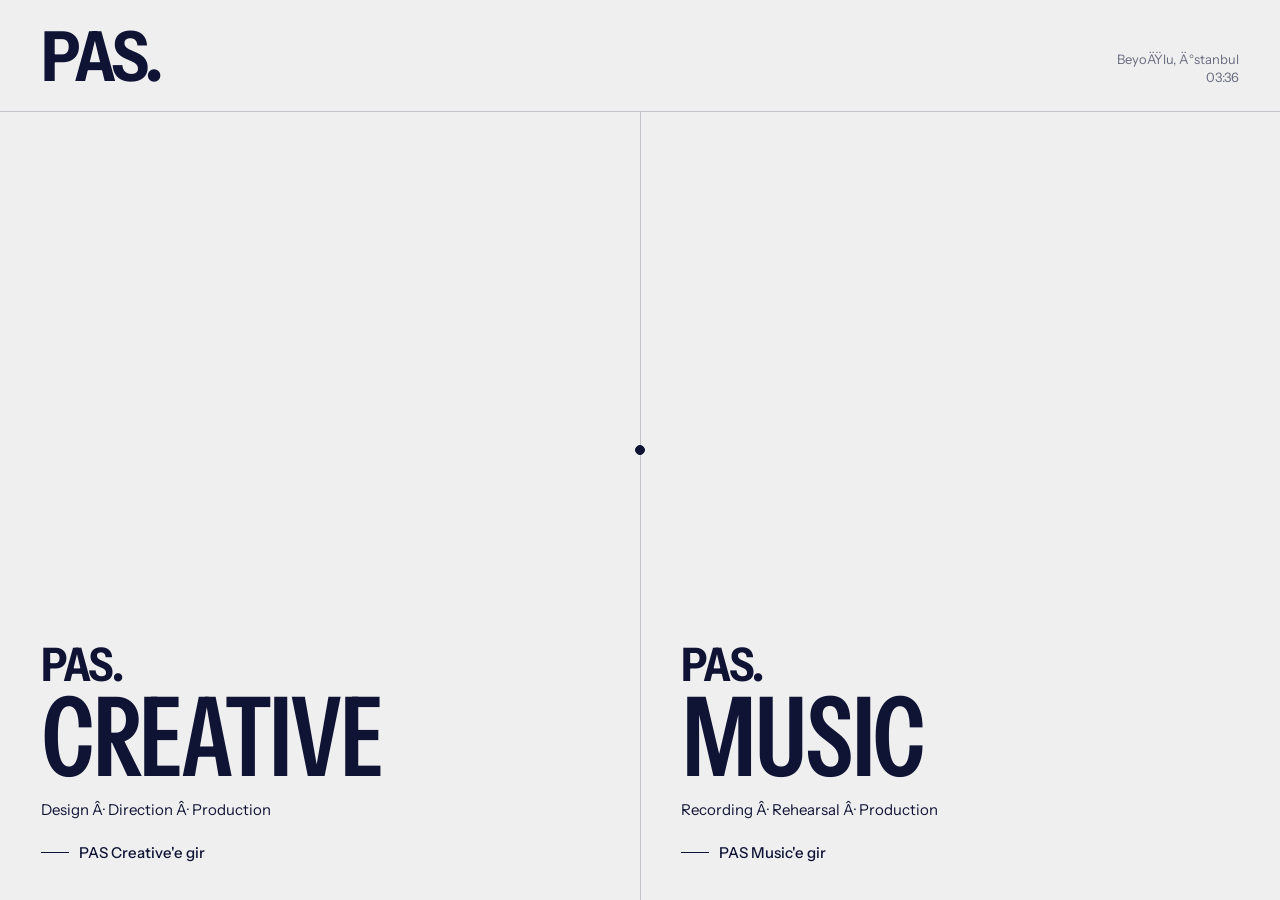
<file: index.html>
<!DOCTYPE html>
<html lang="tr" class="at-entry">
<head><script>(function(){var h=location.hash.slice(1), routes={creative:'/creative/',top:'/creative/',studio:'/creative/hizmetler/','creative-space':'/creative/creative-space/',paslastik:'/creative/isler/',hakkimizda:'/creative/#hakkimizda',iletisim:'/creative/#iletisim'};if(routes[h])location.replace(routes[h]);})();</script>
<!-- Meta Pixel Code -->
<script>
!function(f,b,e,v,n,t,s)
{if(f.fbq)return;n=f.fbq=function(){n.callMethod?
n.callMethod.apply(n,arguments):n.queue.push(arguments)};
if(!f._fbq)f._fbq=n;n.push=n;n.loaded=!0;n.version='2.0';
n.queue=[];t=b.createElement(e);t.async=!0;
t.src=v;s=b.getElementsByTagName(e)[0];
s.parentNode.insertBefore(t,s)}(window, document,'script',
'https://connect.facebook.net/en_US/fbevents.js');
fbq('init', '1854444048895776');
fbq('track', 'PageView');
</script>
<noscript><img height="1" width="1" style="display:none"
src="https://www.facebook.com/tr?id=1854444048895776&ev=PageView&noscript=1"
/></noscript>
<!-- End Meta Pixel Code --><meta charset="utf-8">
<meta name="viewport" content="width=device-width, initial-scale=1, viewport-fit=cover">
<title>PAS — Creative Studio &amp; Music Studio | Beyoğlu, İstanbul</title>
<meta name="description" content="Beyoğlu, Asmalımescit’te PAS Creative Studio ve PAS Music Studio. Tasarım, prodüksiyon ve kiralık fotoğraf stüdyosu; prova, kayıt ve müzik prodüksiyonu.">
<meta name="robots" content="index, follow, max-image-preview:large">
<link rel="canonical" href="https://pascreativestudio.com/">
<meta property="og:type" content="website">
<meta property="og:site_name" content="PAS Creative Studio">
<meta property="og:locale" content="tr_TR">
<meta property="og:title" content="PAS — Creative Studio &amp; Music Studio | Beyoğlu, İstanbul">
<meta property="og:description" content="Beyoğlu, Asmalımescit’te PAS Creative Studio ve PAS Music Studio. Tasarım, prodüksiyon ve kiralık fotoğraf stüdyosu; prova, kayıt ve müzik prodüksiyonu.">
<meta property="og:url" content="https://pascreativestudio.com/">
<meta property="og:image" content="https://pascreativestudio.com/assets/link-preview.jpg">
<meta property="og:image:width" content="1200">
<meta property="og:image:height" content="630">
<meta name="twitter:card" content="summary_large_image">
<meta name="twitter:title" content="PAS — Creative Studio &amp; Music Studio | Beyoğlu, İstanbul">
<meta name="twitter:description" content="Beyoğlu, Asmalımescit’te PAS Creative Studio ve PAS Music Studio. Tasarım, prodüksiyon ve kiralık fotoğraf stüdyosu; prova, kayıt ve müzik prodüksiyonu.">
<meta name="twitter:image" content="https://pascreativestudio.com/assets/link-preview.jpg">
<meta name="theme-color" content="#efefef">

<link rel="preconnect" href="https://fonts.googleapis.com">
<link rel="preconnect" href="https://fonts.gstatic.com" crossorigin>
<script>if(!location.hash||location.hash==="#"||location.hash==="#entry")document.documentElement.className+=" at-entry";</script>
<link href="https://fonts.googleapis.com/css2?family=Instrument+Sans:ital,wdth,wght@0,75..100,400..700;1,75..100,400..700&display=swap" rel="stylesheet">
<style>
/* Static SEO pages: existing visual tokens and components */
.seo-breadcrumb{display:flex;gap:.65em;flex-wrap:wrap;font-size:13px;margin-bottom:28px;opacity:.72}
.seo-detail{padding-block:clamp(48px,7vw,100px)}
.seo-detail h1{font-size:clamp(38px,6vw,88px);line-height:1.03;letter-spacing:-.035em;max-width:18ch;font-weight:600}
.seo-detail .lead{max-width:64ch;margin-top:28px}
.seo-copy{max-width:850px;margin:44px 0}.seo-copy h2{font-size:clamp(25px,3vw,40px);line-height:1.15;margin:34px 0 16px}.seo-copy p{margin:14px 0}
.seo-links{display:flex;gap:16px;flex-wrap:wrap;margin-top:30px}.seo-links a{text-decoration:underline;text-underline-offset:5px}
.seo-photo{width:100%;max-height:640px;object-fit:cover;margin:36px 0}
.seo-faq details{border-bottom:1px solid var(--rule);padding:18px 0}.seo-faq summary{cursor:pointer;font-weight:500}
.seo-services a{display:block}.seo-detail address{font-style:normal;margin:20px 0}

:root{
  --bg:#efefef; --ink:#0f1435; --lime:#cce86b; --pink:#f2c4cd;
  --grey:#dcdcdc; --rule:rgba(15,20,53,.2); --muted:rgba(15,20,53,.6);
  --wine:#33000d; --gold:#c6b14b; --ivory:#f3ede3;
  --m:clamp(16px,3.2vw,44px); --gut:clamp(12px,1.6vw,24px);
  --ease:cubic-bezier(.7,0,.2,1); --ease-out:cubic-bezier(.2,.7,.1,1);
  --f:"Instrument Sans","Helvetica Neue",Helvetica,Arial,sans-serif;
  --head:72px;
}
*,*::before,*::after{box-sizing:border-box}
html{-webkit-text-size-adjust:100%;text-size-adjust:100%}
body{margin:0;background:var(--bg);color:var(--ink);font-family:var(--f);font-size:17px;line-height:1.5;
  font-feature-settings:"ss01","tnum" 0;-webkit-font-smoothing:antialiased;overflow-x:hidden}
img{display:block;max-width:100%}
a{color:inherit;text-decoration:none}
button{font:inherit;color:inherit;background:none;border:0;padding:0;cursor:pointer}
h1,h2,h3,p,ul,ol,figure{margin:0;padding:0}
ul,ol{list-style:none}
[hidden]{display:none!important}
:focus-visible{outline:2px solid var(--ink);outline-offset:3px}
.on-ink :focus-visible,.foot :focus-visible{outline-color:var(--lime)}
.music :focus-visible{outline-color:var(--gold)}
.sr{position:absolute!important;width:1px;height:1px;overflow:hidden;clip:rect(0 0 0 0);white-space:nowrap}
.tnum{font-variant-numeric:tabular-nums}

/* type */
.wordmark{font-weight:700;font-stretch:88%;letter-spacing:-.035em;line-height:1}
.meta{font-size:13px;line-height:1.4;color:var(--muted);letter-spacing:.005em}
.h2{font-size:clamp(34px,4.6vw,68px);font-weight:600;font-stretch:84%;letter-spacing:-.025em;line-height:.95}
.lead{font-size:clamp(19px,1.7vw,24px);line-height:1.38;letter-spacing:-.01em;max-width:34em}
.btn{display:inline-flex;align-items:center;gap:.6em;min-height:48px;padding:0 22px;border:1px solid var(--ink);
  font-size:15px;font-weight:500;transition:background .35s var(--ease-out),color .35s var(--ease-out)}
.btn:hover{background:var(--ink);color:var(--bg)}
.btn--solid{background:var(--ink);color:var(--bg)}
.btn--solid:hover{background:var(--lime);color:var(--ink);border-color:var(--lime)}
.link{background:linear-gradient(currentColor,currentColor) 0 100%/0 1px no-repeat;transition:background-size .45s var(--ease-out)}
.link:hover{background-size:100% 1px}
.dot{display:inline-block;width:.34em;height:.34em;border-radius:50%;background:currentColor;vertical-align:.18em;margin:0 .9em}

.wrap{padding-inline:var(--m)}
.g{display:grid;grid-template-columns:repeat(12,minmax(0,1fr));column-gap:var(--gut)}

/* cursor */
#cursor{position:fixed;left:0;top:0;width:10px;height:10px;margin:-5px 0 0 -5px;border-radius:50%;color:var(--ink);background:currentColor;border:1.5px solid currentColor;
  pointer-events:none;z-index:300;transition:width .3s var(--ease-out),height .3s var(--ease-out),margin .3s var(--ease-out),opacity .3s,background-color .3s,color .3s;opacity:0}
#cursor.is-light{color:var(--lime)}
#cursor.is-gold{color:var(--gold)}
html.has-cursor, html.has-cursor a, html.has-cursor button{cursor:none}
html.has-cursor #cursor{opacity:1}
#cursor.is-big{width:52px;height:52px;margin:-26px 0 0 -26px;background:transparent}

/* wipe */
#wipe{position:fixed;inset:0;z-index:200;pointer-events:none;clip-path:inset(100% 0 0 0);display:grid;place-items:center;background:var(--ink);color:var(--bg)}
#wipe span{font-size:clamp(48px,9vw,140px)}

/* ============ ENTRY ============ */
#v-entry{display:none}
html.at-entry #v-entry{display:flex}
html.at-entry body{overflow:hidden}
.entry{position:fixed;inset:0;z-index:100;height:100vh;height:100svh;flex-direction:column;overflow:hidden;background:var(--bg)}
.entry-top{display:grid;grid-template-columns:1fr auto;align-items:end;padding:22px var(--m) 20px;border-bottom:1px solid var(--rule)}
.entry-top .wordmark{font-size:clamp(40px,5.4vw,84px)}
.entry-q{font-size:15px;font-weight:500;padding-bottom:.35em}
.entry-meta{justify-self:end;text-align:right;padding-bottom:.35em}
.split{flex:1;display:flex;min-height:0}
.half{position:relative;flex:1 1 0;min-width:0;overflow:hidden;display:flex;align-items:flex-end;
  transition:flex-grow .8s var(--ease),color .5s var(--ease-out)}
.half + .half{border-left:1px solid var(--rule)}
.half-bg{position:absolute;inset:0;opacity:0;transition:opacity .6s var(--ease-out)}
.half--creative .half-bg{background:
  repeating-linear-gradient(90deg,rgba(15,20,53,.12) 0 1px,transparent 1px calc(100%/6)),
  repeating-linear-gradient(0deg,rgba(15,20,53,.12) 0 1px,transparent 1px 96px),var(--lime)}
.half--music .half-bg{background:var(--wine)}
.half-inner{position:relative;padding:0 var(--m) clamp(24px,4vh,48px);display:grid;gap:14px;width:100%}
.half-label{font-size:clamp(46px,8.6vw,156px);font-weight:600;font-stretch:75%;letter-spacing:-.03em;line-height:.86;
  transition:font-stretch .8s var(--ease),letter-spacing .8s var(--ease),transform .8s var(--ease);transform-origin:0 100%;white-space:nowrap}
.half-label small{display:block;font-size:.42em;font-weight:700;font-stretch:88%;letter-spacing:-.03em;margin-bottom:.12em}
.half-desc{font-size:15px}
.half-act{display:inline-flex;align-items:center;gap:10px;font-size:15px;font-weight:500;margin-top:6px}
.half-act i{display:inline-block;width:28px;height:1px;background:currentColor;transition:width .6s var(--ease)}
.split[data-hover="creative"] .half--creative,.split[data-hover="music"] .half--music{flex-grow:1.45}
.split[data-hover] .half .half-bg{opacity:0}
.split[data-hover="creative"] .half--creative .half-bg,.split[data-hover="music"] .half--music .half-bg{opacity:1}
.split[data-hover="music"] .half--music{color:var(--ivory)}
.split[data-hover="creative"] .half--creative .half-label,.split[data-hover="music"] .half--music .half-label{font-stretch:100%;letter-spacing:-.04em}
.split[data-hover="creative"] .half--music,.split[data-hover="music"] .half--creative{color:rgba(15,20,53,.4)}
.split[data-hover="creative"] .half--music .half-label,.split[data-hover="music"] .half--creative .half-label{transform:scale(.78)}
.split[data-hover] .half:is(:hover,:focus-visible) .half-act i{width:64px}
.split[data-chosen="creative"] .half--creative,.split[data-chosen="music"] .half--music{flex-grow:40}
.split[data-chosen] .half-inner{opacity:0;transition:opacity .3s}
.split[data-chosen="creative"] .half--creative .half-bg,.split[data-chosen="music"] .half--music .half-bg{opacity:1}

/* sound lines (shared) */
.lines{position:absolute;left:0;right:0;bottom:0;height:72%;display:flex;justify-content:space-between;align-items:flex-end;padding:0 var(--m);pointer-events:none}
.lines b{flex:0 0 2px;height:100%;display:flex;align-items:flex-end;transition:height .9s var(--ease-out)}
.lines b i{display:block;width:100%;height:100%;transform-origin:50% 100%;
  background:linear-gradient(to top,rgba(243,237,227,0),rgba(243,237,227,.42) 30%,rgba(243,237,227,.1));
  animation:eq var(--d,2.4s) ease-in-out var(--dl,0s) infinite alternate;transform:scaleY(var(--a,.2))}
.lines b.l i{background:linear-gradient(to top,rgba(198,177,75,0),rgba(198,177,75,.95) 30%,rgba(198,177,75,.18))}
@keyframes eq{from{transform:scaleY(var(--a,.2))}to{transform:scaleY(var(--b,.6))}}

/* ============ MUSIC ============ */
.music{--m-rule:rgba(243,237,227,.16);--m-mute:rgba(243,237,227,.64);
  background:var(--wine);color:var(--ivory);position:relative;display:block}
.music .meta{color:var(--m-mute)}
.music .btn{border-color:rgba(243,237,227,.45)}
.music .btn:hover{background:var(--ivory);color:var(--wine);border-color:var(--ivory)}
.music .btn--solid{background:var(--gold);color:var(--wine);border-color:var(--gold)}
.music .btn--solid:hover{background:var(--ivory);border-color:var(--ivory)}
.m-sec{padding-inline:var(--m);padding-block:clamp(72px,9vw,140px)}
.m-sec + .m-sec{padding-top:0}
.m-lab{font-size:13px;font-weight:500;color:var(--gold);letter-spacing:.02em}
.m-h2{font-size:clamp(32px,4.4vw,64px);font-weight:600;font-stretch:84%;letter-spacing:-.025em;line-height:.98}

/* music header */
.m-head{position:sticky;top:0;z-index:40;display:flex;align-items:center;justify-content:space-between;gap:20px;
  padding:16px var(--m);background:var(--wine);border-bottom:1px solid var(--m-rule)}
.m-brand{display:flex;align-items:baseline;gap:10px}
.m-brand .wordmark{font-size:28px}
.m-brand span{font-size:13px;color:var(--gold)}
.m-nav{display:flex;align-items:center;gap:clamp(14px,1.8vw,28px);font-size:15px;font-weight:500;flex-wrap:wrap;justify-content:flex-end}
.m-nav .sep{width:1px;height:16px;background:var(--m-rule)}

/* hero */
.m-hero{position:relative;min-height:calc(100svh - 61px);display:flex;flex-direction:column;justify-content:flex-end;
  overflow:hidden;padding:clamp(48px,9vw,120px) var(--m) clamp(36px,5vh,60px)}
.m-hero > *:not(.lines){position:relative;z-index:2}
.m-hero .lines{height:70%;z-index:1;opacity:.85;
  -webkit-mask-image:linear-gradient(to top,#000 0 34%,rgba(0,0,0,.45) 62%,transparent 92%);
  mask-image:linear-gradient(to top,#000 0 34%,rgba(0,0,0,.45) 62%,transparent 92%)}
.m-hero-top{display:flex;justify-content:space-between;gap:20px;margin-bottom:auto}
.m-hero h1{font-size:clamp(50px,9.4vw,168px);font-weight:600;font-stretch:76%;letter-spacing:-.035em;line-height:.86;
  margin-block:clamp(28px,6vh,72px) 22px}
.m-hero h1 em{font-style:normal;display:block}
.m-hero .lead{max-width:24em}
.m-hero-act{display:flex;flex-wrap:wrap;gap:12px;margin-top:clamp(24px,3vw,36px)}

/* intro */
.m-intro{display:grid;grid-template-columns:repeat(12,minmax(0,1fr));column-gap:var(--gut);row-gap:20px;align-items:start}
.m-intro .m-h2{grid-column:1/5}
.m-intro p{grid-column:5/12;font-size:clamp(19px,1.8vw,26px);line-height:1.36;letter-spacing:-.012em}

/* services */
.m-svc-head{display:flex;justify-content:space-between;align-items:baseline;gap:20px;
  border-bottom:1px solid var(--gold);padding-bottom:14px}
.m-svc{margin-top:4px}
.m-svc li{border-bottom:1px solid var(--m-rule);position:relative;overflow:hidden}
.m-svc li span{display:block;padding:clamp(12px,1.4vw,20px) 0;font-size:clamp(24px,3.1vw,46px);font-weight:500;
  font-stretch:84%;letter-spacing:-.02em;line-height:1.08;transition:transform .55s var(--ease),color .3s}
.m-svc li::before{content:"";position:absolute;inset:0;background:var(--gold);transform:scaleX(0);transform-origin:0 50%;
  transition:transform .55s var(--ease)}
.m-svc li:hover::before{transform:scaleX(1)}
.m-svc li:hover span{transform:translateX(clamp(12px,2vw,30px));color:var(--wine)}
.m-svc-note{margin-top:26px;max-width:40em;color:var(--m-mute)}

/* studio image */
.m-fig{margin:0;padding-inline:var(--m)}
.m-fig img{width:100%;aspect-ratio:16/7;object-fit:cover;object-position:50% 52%}
.m-fig figcaption{display:flex;justify-content:space-between;gap:20px;margin-top:12px}

/* equipment */
.m-eq-head{display:grid;grid-template-columns:repeat(12,minmax(0,1fr));column-gap:var(--gut);row-gap:14px;
  align-items:end;margin-bottom:clamp(32px,4vw,56px)}
.m-eq-head .m-h2{grid-column:1/7}
.m-eq-head p{grid-column:8/13;color:var(--m-mute)}
.m-eq{column-count:3;column-gap:clamp(26px,3vw,48px)}
.m-eq > div{display:inline-block;width:100%;break-inside:avoid;-webkit-column-break-inside:avoid;
  border-top:1px solid var(--gold);padding-top:12px;margin-bottom:clamp(28px,3.2vw,48px)}
.m-eq h3{font-size:13px;font-weight:600;color:var(--gold);letter-spacing:.08em;margin-bottom:6px}
.m-eq li{padding:8px 0;border-bottom:1px solid var(--m-rule);font-size:16px;line-height:1.3}
.m-eq li:last-child{border-bottom:0}
.m-eq li.sub{padding-left:16px;font-size:15px;color:var(--m-mute)}

/* contact */
.m-ct{border-top:1px solid var(--m-rule)}
.m-ct h2{font-size:clamp(38px,6.6vw,110px);font-weight:600;font-stretch:76%;letter-spacing:-.04em;line-height:.9;max-width:14em}
.m-ct-grid{display:grid;grid-template-columns:repeat(12,minmax(0,1fr));column-gap:var(--gut);row-gap:28px;
  margin-top:clamp(36px,4.5vw,64px);align-items:start}
.m-ct-lines{grid-column:1/7;display:grid;gap:8px;justify-items:start}
.m-ct-lines a{font-size:clamp(20px,2.2vw,32px);font-weight:500;font-stretch:88%;letter-spacing:-.02em}
.m-ct-side{grid-column:8/13;display:grid;gap:10px;justify-items:start}
.m-ct-side address{font-style:normal;line-height:1.5}
.m-ct-side .m-ct-act{margin-top:16px}
.m-ct-act{display:flex;flex-wrap:wrap;gap:12px}

/* music footer */
.m-foot{padding:clamp(40px,5vw,72px) var(--m) 26px;border-top:1px solid var(--m-rule)}
.m-foot .wordmark{font-size:clamp(80px,18vw,320px);letter-spacing:-.05em;line-height:.8;margin-left:-.04em}
.m-foot .wordmark b{font-weight:inherit;color:var(--gold)}
.m-foot-grid{display:grid;grid-template-columns:repeat(4,minmax(0,1fr));gap:var(--gut);row-gap:26px;
  margin-top:clamp(32px,4vw,56px);border-top:1px solid var(--m-rule);padding-top:18px;font-size:15px}
.m-foot-grid > div{display:grid;gap:4px;justify-items:start;align-content:start}
.m-foot-bottom{margin-top:44px;display:flex;justify-content:space-between;gap:20px;font-size:13px;color:var(--m-mute)}

/* ============ CREATIVE ============ */
.head{position:fixed;top:0;left:0;right:0;z-index:50;height:var(--head);display:flex;align-items:center;justify-content:space-between;
  padding:0 var(--m);background:var(--bg);transition:box-shadow .3s}
.head.is-scrolled{box-shadow:0 1px 0 var(--rule)}
.head-brand{display:flex;align-items:center}
.brand-logo{display:block;width:clamp(92px,8.6vw,110px);height:auto}
.mnav .brand-logo,.foot .brand-logo{--l1:#efefef}
.nav{display:flex;gap:clamp(14px,1.8vw,30px);font-size:15px;font-weight:500}
.nav a{position:relative;padding:6px 0}
.nav a::after{content:"";position:absolute;left:50%;bottom:-2px;width:6px;height:6px;margin-left:-3px;border-radius:50%;background:var(--ink);transform:scale(0);transition:transform .35s var(--ease-out)}
.nav a.is-active::after{transform:scale(1)}
.head-side{display:flex;align-items:center;gap:22px;font-size:15px;font-weight:500}
.menu-btn{display:none;min-height:44px;padding:0 4px;font-size:15px;font-weight:500}
.mnav{position:fixed;inset:0;z-index:60;background:var(--ink);color:var(--bg);padding:18px var(--m) 32px;display:flex;flex-direction:column}
.mnav-top{display:flex;justify-content:space-between;align-items:center;min-height:44px}
.mnav ul{margin-top:auto;display:grid;gap:4px}
.mnav ul a{display:block;font-size:clamp(38px,11vw,64px);font-weight:600;font-stretch:80%;letter-spacing:-.03em;line-height:1.05;padding:4px 0}
.mnav .meta{color:rgba(239,239,239,.6);margin-top:28px}

section{scroll-margin-top:var(--head)}
.sec{padding-block:clamp(88px,11vw,176px)}
.sec-head{align-items:end;margin-bottom:clamp(40px,5vw,80px)}

/* hero */
.hero{min-height:100vh;min-height:100svh;padding-top:calc(var(--head) + clamp(20px,3vw,44px));display:flex;flex-direction:column}
.hero-top{align-items:start}
.hero-top .eyebrow{grid-column:1/7;font-size:15px;font-weight:500}
.hero-top .clock-wrap{grid-column:9/13;justify-self:end;text-align:right}
.hero-mid{flex:1;align-items:end;padding-block:clamp(40px,6vw,80px) clamp(28px,3vw,44px)}
.hero h1{grid-column:1/9;font-size:clamp(46px,7.6vw,138px);font-weight:600;font-stretch:78%;letter-spacing:-.03em;line-height:.9}
.h-line{display:block;overflow:hidden;padding-bottom:.04em}
.h-line > span{display:block;transform:translateY(105%);transition:transform 1.1s var(--ease-out)}
.hero.is-in .h-line > span{transform:none}
.hero.is-in .h-line:nth-child(2) > span{transition-delay:.09s}
.hero.is-in .h-line:nth-child(3) > span{transition-delay:.18s}
.hero-fig{grid-column:9/13;align-self:end}
.hero-fig .frame{overflow:hidden;clip-path:inset(0 0 100% 0);transition:clip-path 1.2s var(--ease) .3s}
.hero.is-in .hero-fig .frame{clip-path:inset(0)}
.hero-fig img{width:100%;height:auto;display:block}
.hero-fig img,.cs-grid img{pointer-events:none;-webkit-user-drag:none;user-select:none}
.hero-fig figcaption{margin-top:10px}
.hero-bottom{border-top:1px solid var(--rule);padding-block:24px 28px;align-items:start;row-gap:24px}
.hero-bottom p{grid-column:1/6;font-size:clamp(17px,1.35vw,20px);line-height:1.45;max-width:32em}
.hero-cta{grid-column:8/13;justify-self:end;display:flex;gap:12px;flex-wrap:wrap}
.ticker{border-top:1px solid var(--rule);border-bottom:1px solid var(--rule);overflow:hidden;white-space:nowrap;font-size:14px;font-weight:500;padding:11px 0}
.ticker-track{display:inline-flex;animation:tick 60s linear infinite}
.ticker-track span{padding-right:0}
@keyframes tick{to{transform:translateX(-50%)}}

/* studio / services */
.svc-list{grid-column:4/13;border-top:1px solid var(--ink)}
.svc-list li{position:relative;border-bottom:1px solid var(--rule);overflow:hidden}
.svc-list li span{position:relative;display:block;padding:clamp(14px,1.5vw,22px) 0;font-size:clamp(26px,3.3vw,50px);font-weight:500;font-stretch:84%;letter-spacing:-.02em;line-height:1.08;
  transition:transform .6s var(--ease)}
.svc-list li::before{content:"";position:absolute;inset:0;background:var(--lime);transform:scaleX(0);transform-origin:0 50%;transition:transform .6s var(--ease)}
.svc-list li:hover::before{transform:scaleX(1)}
.svc-list li:hover span{transform:translateX(clamp(12px,2vw,32px))}
.svc-aside{grid-column:1/4}
.svc-aside .h2{margin-bottom:18px;font-size:clamp(34px,3.6vw,56px);padding-right:1em}

/* works */
.works-grid{row-gap:clamp(56px,7vw,120px);align-items:start}
.work{cursor:pointer;display:block;text-align:left;width:100%}
.work-tile{position:relative;overflow:hidden;background:var(--grey)}
.work-tile .ph{position:absolute;inset:0;display:flex;flex-direction:column;justify-content:space-between;padding:clamp(14px,1.6vw,24px);transition:transform 1.2s var(--ease-out)}
.work-tile .ph b{font-size:clamp(34px,5.4vw,96px);font-weight:600;font-stretch:75%;letter-spacing:-.035em;line-height:.86;max-width:9ch}
.work-tile .ph em{font-style:normal;font-size:13px;align-self:flex-end;opacity:.7}
.work-tile img{width:100%;height:100%;object-fit:cover;transition:transform 1.2s var(--ease-out)}
.work:hover .work-tile .ph,.work:hover .work-tile img{transform:scale(1.03)}
.work-over{position:absolute;left:0;right:0;bottom:0;padding:clamp(14px,1.6vw,24px);background:var(--ink);color:var(--bg);font-size:15px;line-height:1.45;
  transform:translateY(101%);transition:transform .6s var(--ease)}
.work:hover .work-over,.work:focus-visible .work-over{transform:none}
.work-meta{margin-top:14px;display:flex;flex-wrap:wrap;gap:0 .45em;font-size:14px}
.work-meta b{font-weight:600}
.work-meta span{color:var(--muted)}
.t-pink{background:var(--pink)} .t-ink{background:var(--ink);color:var(--bg)} .t-lime{background:var(--lime)} .t-grey{background:var(--grey)}
.w1{grid-column:1/8}.w1 .work-tile{aspect-ratio:6/5}
.w2{grid-column:9/13;margin-top:clamp(80px,16vw,280px)}.w2 .work-tile{aspect-ratio:4/5}
.w3{grid-column:2/7}.w3 .work-tile{aspect-ratio:1/1}
.w4{grid-column:8/13;margin-top:clamp(60px,10vw,180px)}.w4 .work-tile{aspect-ratio:4/3}
.w5{grid-column:4/13}.w5 .work-tile{aspect-ratio:2/1}

/* paslastik */
.pas-sec{padding-block:clamp(88px,11vw,176px) clamp(72px,9vw,140px);overflow:hidden}
.pas-title{font-size:clamp(64px,15.5vw,280px);font-weight:600;font-stretch:75%;letter-spacing:-.045em;line-height:.8;margin-left:-.04em;padding-bottom:.1em}
.pas-sub{margin-top:18px;justify-content:space-between}
.marquee{--logo-base:clamp(34px,4.4vw,62px);margin-top:clamp(48px,6vw,96px);display:grid;gap:clamp(28px,4vw,56px)}
.m-row{overflow:hidden;padding-block:6px}
.m-track{display:flex;width:max-content;will-change:transform}
.m-group{display:flex;align-items:center;width:max-content}
.m-logo{flex:0 0 auto;padding-inline:calc(var(--logo-base)*.85);display:flex;align-items:center;color:var(--ink)}
.m-logo svg{display:block;height:calc(var(--logo-base)*var(--f));width:calc(var(--logo-base)*var(--f)*var(--ar));fill:currentColor}
.reduce .m-track{transform:none!important}

/* creative space */
.cs-head .meta{grid-column:1/4;color:var(--ink);font-size:15px;font-weight:500;align-self:start;padding-top:.6em}
.cs-head .h2{grid-column:4/13}
.cs-intro{grid-column:4/11;margin-top:22px}
.cs-figwrap{margin-top:clamp(36px,4.5vw,64px)}
.cs-fig{grid-column:4/13;clip-path:inset(0 4% 0 4%);transition:clip-path 1.2s var(--ease)}
.cs-fig.is-in{clip-path:inset(0)}
.cs-grid{display:grid;grid-template-columns:1fr 1fr;gap:var(--gut)}
.cs-grid img{width:100%;height:auto;aspect-ratio:3/2;object-fit:cover;display:block}
.cs-cap{grid-column:4/13;margin-top:12px;display:flex;justify-content:space-between;gap:20px}
.cs-desc{grid-column:4/11;margin-top:clamp(40px,5vw,72px)}
.cs-cols{margin-top:clamp(48px,6vw,88px);row-gap:36px}
.cs-cols article{grid-column:span 4;border-top:1px solid var(--ink);padding-top:16px}
.cs-cols h3{font-size:clamp(22px,1.9vw,28px);font-weight:600;font-stretch:88%;letter-spacing:-.015em;margin-bottom:10px}
.cs-cols p{max-width:30em;color:rgba(15,20,53,.8)}
.cs-cta{margin-top:clamp(40px,5vw,64px)}

/* prompts */
.pr-sec{background:#e6e6e6}
.pr-head .h2{grid-column:1/8}
.pr-head .lead{grid-column:8/13;font-size:17px;align-self:end}
.filters{display:grid;gap:14px;margin-bottom:28px}
.frow{display:flex;flex-wrap:wrap;align-items:center;gap:8px}
.frow > .meta{width:72px;flex:0 0 72px;color:var(--ink)}
.chip{min-height:38px;padding:0 14px;border:1px solid var(--rule);font-size:14px;font-weight:500;transition:background .25s,border-color .25s,color .25s}
.chip:hover{border-color:var(--ink)}
.chip[aria-pressed="true"]{background:var(--ink);color:var(--bg);border-color:var(--ink)}
.chip sup{font-size:10px;margin-left:3px;opacity:.6}
.pr-count{display:flex;justify-content:space-between;border-bottom:1px solid var(--ink);padding-bottom:10px;margin-top:8px}
.pr-list li{border-bottom:1px solid var(--rule)}
.pr-row{display:grid;grid-template-columns:78px minmax(0,1.6fr) minmax(0,.7fr) minmax(0,.7fr) auto;gap:var(--gut);align-items:center;padding:18px 0;position:relative}
.pr-row::before{content:"";position:absolute;inset:0 calc(var(--m)*-1);background:var(--lime);opacity:0;transition:opacity .25s;z-index:0}
.pr-row:hover::before{opacity:1}
.pr-row > *{position:relative;z-index:1}
.pr-open{text-align:left;display:grid;gap:4px}
.pr-open b{font-size:clamp(19px,1.6vw,23px);font-weight:600;font-stretch:90%;letter-spacing:-.01em;line-height:1.2}
.pr-open span{font-size:13px;color:var(--muted);white-space:nowrap;overflow:hidden;text-overflow:ellipsis;max-width:52ch}
.pr-id{font-size:13px;font-variant-numeric:tabular-nums;color:var(--muted)}
.pr-tool,.pr-cat{font-size:14px}
.pr-acts{display:flex;gap:6px}
.pr-acts button{min-height:38px;padding:0 12px;font-size:13px;font-weight:500;border:1px solid var(--rule);background:var(--bg);transition:background .2s,color .2s}
.pr-acts button:hover{background:var(--ink);color:var(--bg);border-color:var(--ink)}
.pr-empty{padding:40px 0;display:grid;gap:12px;justify-items:start}

/* drawer */
.scrim{position:fixed;inset:0;z-index:90;background:rgba(15,20,53,.35);opacity:0;pointer-events:none;transition:opacity .4s}
.scrim.is-open{opacity:1;pointer-events:auto}
.drawer{position:fixed;top:0;right:0;bottom:0;z-index:95;width:min(640px,100%);background:var(--bg);border-left:1px solid var(--ink);
  transform:translateX(102%);transition:transform .6s var(--ease);overflow-y:auto;overscroll-behavior:contain;visibility:hidden}
.drawer.is-open{transform:none;visibility:visible}
.dr-top{position:sticky;top:0;background:var(--bg);display:flex;justify-content:space-between;align-items:center;padding:14px var(--m);border-bottom:1px solid var(--rule);z-index:2}
.dr-body{padding:28px var(--m) 48px;display:grid;gap:28px}
.dr-body h3{font-size:clamp(30px,3vw,44px);font-weight:600;font-stretch:82%;letter-spacing:-.025em;line-height:1}
.dr-specs{display:grid;grid-template-columns:auto 1fr;gap:6px 24px;font-size:15px}
.dr-specs dt{color:var(--muted)}
.dr-specs dd{margin:0;font-weight:500}
.dr-prompt{background:var(--ink);color:var(--bg);padding:20px;font-family:ui-monospace,"SF Mono",Menlo,Consolas,monospace;font-size:14px;line-height:1.6;white-space:pre-wrap;word-break:break-word}
.dr-label{font-size:13px;color:var(--muted);margin-bottom:10px}
.dr-result{aspect-ratio:4/5;background:var(--grey);display:grid;place-items:center;text-align:center;padding:24px;scroll-margin-top:80px}
.dr-result.video{aspect-ratio:16/9}
.dr-result.flash{animation:flash 1s var(--ease-out)}
@keyframes flash{0%{box-shadow:0 0 0 0 var(--lime)}40%{box-shadow:0 0 0 8px var(--lime)}100%{box-shadow:0 0 0 0 var(--lime)}}
.dr-nav{display:flex;justify-content:space-between;border-top:1px solid var(--rule);padding-top:18px;font-size:15px;font-weight:500}

/* case overlay */
.case{position:fixed;inset:0;z-index:95;background:var(--bg);overflow-y:auto;overscroll-behavior:contain;visibility:hidden;clip-path:inset(100% 0 0 0);transition:clip-path .8s var(--ease),visibility 0s .8s}
.case.is-open{clip-path:inset(0);visibility:visible;transition:clip-path .8s var(--ease),visibility 0s}
.case-top{position:sticky;top:0;background:var(--bg);display:flex;justify-content:space-between;align-items:center;height:var(--head);padding:0 var(--m);border-bottom:1px solid var(--rule);z-index:2}
.case-body{padding:clamp(40px,6vw,96px) var(--m) clamp(64px,8vw,120px)}
.case-title{grid-column:1/10;font-size:clamp(52px,9vw,168px);font-weight:600;font-stretch:75%;letter-spacing:-.04em;line-height:.86}
.case-specs{grid-column:1/-1;margin-top:36px;border-top:1px solid var(--ink);display:grid;grid-template-columns:repeat(3,minmax(0,1fr));gap:var(--gut)}
.case-specs div{padding-top:12px}
.case-specs dt{font-size:13px;color:var(--muted)} .case-specs dd{margin:4px 0 0;font-weight:500}
.case-text{grid-column:4/11;margin-top:clamp(40px,5vw,72px)}
.case-imgs{margin-top:clamp(48px,6vw,88px);row-gap:var(--gut)}
.case-imgs .ph{background:var(--grey);display:grid;place-items:center;color:var(--muted);font-size:14px}
.case-imgs .a{grid-column:1/-1;aspect-ratio:16/8}
.case-imgs .b{grid-column:1/6;aspect-ratio:4/5}
.case-imgs .c{grid-column:7/13;aspect-ratio:1/1;margin-top:18%}
.case-next{margin-top:clamp(56px,7vw,110px);border-top:1px solid var(--ink);padding-top:18px;display:flex;justify-content:space-between;align-items:baseline;width:100%;text-align:left}
.case-next b{font-size:clamp(28px,4vw,60px);font-weight:600;font-stretch:80%;letter-spacing:-.03em}

/* about */
.ab-top .h2{grid-column:1/5}
.ab-top p{grid-column:5/13;font-size:clamp(22px,2.3vw,34px);line-height:1.28;letter-spacing:-.015em;max-width:26em}
.phil{margin-top:clamp(72px,9vw,140px)}
.phil-title{grid-column:1/-1;border-top:1px solid var(--ink);padding-top:14px;margin-bottom:clamp(36px,4vw,56px);display:flex;justify-content:space-between;align-items:baseline;gap:20px}
.phil-title h3{font-size:clamp(22px,2vw,30px);font-weight:600;font-stretch:88%;letter-spacing:-.015em}
.phil article{grid-column:span 4}
.phil-n{font-size:clamp(56px,6.4vw,112px);font-weight:500;font-stretch:75%;letter-spacing:-.04em;line-height:.85;font-variant-numeric:tabular-nums}
.phil h4{margin:18px 0 8px;font-size:22px;font-weight:600;font-stretch:88%}
.phil p{max-width:28em;color:rgba(15,20,53,.82)}

/* contact */
.ct{padding-block:clamp(96px,12vw,200px)}
.ct h2{font-size:clamp(52px,10.5vw,196px);font-weight:600;font-stretch:75%;letter-spacing:-.045em;line-height:.84;margin-left:-.03em}
.ct-body{margin-top:clamp(40px,5vw,72px);align-items:end;row-gap:36px}
.ct-body .lead{grid-column:1/6}
.ct-lines{grid-column:7/13;display:grid;gap:6px}
.ct-lines a{font-size:clamp(22px,2.4vw,36px);font-weight:500;font-stretch:88%;letter-spacing:-.02em;justify-self:start}
.ct-cta{grid-column:7/13;display:flex;gap:12px;flex-wrap:wrap}

/* footer */
.foot{background:var(--ink);color:var(--bg);padding:clamp(48px,6vw,88px) var(--m) 28px}
.foot .brand-logo{width:clamp(230px,44vw,540px)}
.foot-grid{margin-top:clamp(36px,4vw,64px);border-top:1px solid rgba(239,239,239,.25);padding-top:18px;row-gap:28px;font-size:15px}
.foot-grid{grid-template-columns:repeat(5,minmax(0,1fr))}
.foot-grid > div{grid-column:auto;display:grid;gap:4px;align-content:start}
.foot .meta{color:rgba(239,239,239,.55)}
.foot-bottom{margin-top:48px;display:flex;justify-content:space-between;gap:20px;color:rgba(239,239,239,.55);font-size:13px}

/* ============ RESPONSIVE ============ */
@media (max-width:1080px){
  .nav{display:none}
  .menu-btn{display:inline-flex;align-items:center}
  .head-side .to-music{display:none}
}
@media (max-width:820px){
  body{font-size:16px}
  .entry-top{grid-template-columns:1fr auto;row-gap:6px}
  .entry-top .wordmark{grid-column:1;grid-row:1}
  .entry-q{grid-column:1/-1;grid-row:2;padding:0}
  .entry-meta{grid-column:2;grid-row:1}
  .split{flex-direction:column}
  .half + .half{border-left:0;border-top:1px solid var(--rule)}
  .half-label{font-size:clamp(46px,15vw,88px);font-stretch:82%}
  .half--music .half-bg,.half--creative .half-bg{opacity:1}
  .half--creative .half-bg{background:repeating-linear-gradient(90deg,rgba(15,20,53,.08) 0 1px,transparent 1px calc(100%/6)),var(--bg)}
  .half--music{color:var(--ivory)}
  .split[data-hover] .half{color:inherit}
  .split[data-hover="creative"] .half--creative,.split[data-hover="music"] .half--music{flex-grow:1}
  .split[data-hover="music"] .half--creative .half-bg,.split[data-hover="creative"] .half--music .half-bg{opacity:1}
  .split[data-hover="creative"] .half--music{color:var(--ivory)}
  .split[data-chosen="creative"] .half--creative,.split[data-chosen="music"] .half--music{flex-grow:40}

  .m-head{flex-direction:column;align-items:flex-start;gap:10px;position:static}
  .m-nav{justify-content:flex-start;gap:14px;font-size:14px}
  .m-nav .sep{display:none}
  .m-hero{min-height:82svh}
  .m-hero .lines{height:52%}
  .m-hero-top{flex-direction:column;gap:6px}
  .m-intro .m-h2,.m-intro p{grid-column:1/-1}
  .m-eq-head .m-h2,.m-eq-head p{grid-column:1/-1}
  .m-eq{column-count:1}
  .m-fig img{aspect-ratio:4/3}
  .m-fig figcaption{flex-direction:column;gap:4px}
  .m-ct-lines,.m-ct-side{grid-column:1/-1}
  .m-foot-grid{grid-template-columns:1fr 1fr}
  .m-foot-bottom{flex-direction:column}

  .g{grid-template-columns:repeat(6,minmax(0,1fr))}
  .hero-top .eyebrow{grid-column:1/-1}
  .hero-top .clock-wrap{grid-column:1/-1;justify-self:start;text-align:left;margin-top:6px}
  .hero h1{grid-column:1/-1;font-size:clamp(46px,13.4vw,92px)}
  .hero-mid{row-gap:28px;align-content:end}
  .hero-fig{grid-column:3/-1;grid-row:1}
  .hero-bottom p,.hero-cta{grid-column:1/-1;justify-self:start}
  .svc-aside,.svc-list{grid-column:1/-1}
  .svc-aside{margin-bottom:28px}
  .w1,.w2,.w3,.w4,.w5{grid-column:1/-1;margin-top:0}
  .w2{grid-column:2/-1}.w3{grid-column:1/6}.w4{grid-column:1/-1}.w5{grid-column:2/-1}
  .w1 .work-tile{aspect-ratio:4/5}.w5 .work-tile{aspect-ratio:4/3}
  .work-over{display:none}
  .sec-head > *{grid-column:1/-1!important;justify-self:start!important}
  .sec-head > .meta{margin-top:10px}
  .cs-head .meta,.cs-head .h2,.cs-intro,.cs-desc{grid-column:1/-1}
  .cs-fig,.cs-cap{grid-column:1/-1}
  .cs-grid{grid-template-columns:1fr}
  .cs-grid img{aspect-ratio:4/3}
  .cs-cap{flex-direction:column;gap:4px}
  .cs-cols article{grid-column:1/-1}
  .pr-head .h2,.pr-head .lead{grid-column:1/-1}
  .pr-head .lead{margin-top:16px}
  .frow{flex-wrap:nowrap;overflow-x:auto;margin-inline:calc(var(--m)*-1);padding-inline:var(--m);scrollbar-width:none}
  .frow::-webkit-scrollbar{display:none}
  .chip{flex:0 0 auto}
  .frow > .meta{flex:0 0 58px;width:58px}
  .pr-row{grid-template-columns:1fr auto;gap:10px 16px;padding:18px 0}
  .pr-id{grid-column:1;grid-row:1}
  .pr-open{grid-column:1/-1;grid-row:2}
  .pr-open span{max-width:none;white-space:normal;display:-webkit-box;-webkit-line-clamp:2;-webkit-box-orient:vertical}
  .pr-tool{grid-column:2;grid-row:1;justify-self:end;font-size:13px}
  .pr-cat{display:none}
  .pr-acts{grid-column:1/-1;grid-row:3}
  .pr-acts button{min-height:44px;flex:1}
  .case-title,.case-text{grid-column:1/-1}
  .case-specs{grid-template-columns:1fr}
  .case-imgs .a,.case-imgs .b,.case-imgs .c{grid-column:1/-1;margin-top:0}
  .ab-top .h2,.ab-top p{grid-column:1/-1}
  .ab-top p{margin-top:24px}
  .phil article{grid-column:1/-1;display:grid;grid-template-columns:auto 1fr;column-gap:20px;border-top:1px solid var(--rule);padding-top:18px}
  .phil article + article{margin-top:28px}
  .phil-n{grid-row:1/3;font-size:64px}
  .phil h4{margin-top:0}
  .phil-title{flex-direction:column;border-top:0;padding-top:0}
  .ct-body .lead,.ct-lines,.ct-cta{grid-column:1/-1}
  .foot-grid{grid-template-columns:repeat(2,minmax(0,1fr))}
  .foot-grid > div{grid-column:auto}
  .foot-bottom{flex-direction:column}
}
@media (max-width:480px){
  .foot-grid > div{grid-column:1/-1}
  .hero-fig{grid-column:2/-1}
}
@media (prefers-reduced-motion:reduce){
  *,*::before,*::after{animation-duration:.001s!important;animation-iteration-count:1!important;transition-duration:.001s!important}
  .h-line > span{transform:none}
  .hero-fig .frame,.cs-fig{clip-path:none}
}
</style>
<noscript><style>.hero .h-line>span{transform:none}.hero-fig .frame,.cs-fig{clip-path:inset(0)}</style></noscript><script type="application/ld+json">{"@context": "https://schema.org", "@graph": [{"@type": "WebSite", "@id": "https://pascreativestudio.com/#website", "url": "https://pascreativestudio.com/", "name": "PAS", "inLanguage": "tr-TR"}, {"@type": "WebPage", "@id": "https://pascreativestudio.com/#webpage", "url": "https://pascreativestudio.com/", "name": "PAS — Creative Studio & Music Studio | Beyoğlu, İstanbul", "description": "Beyoğlu, Asmalımescit’te PAS Creative Studio ve PAS Music Studio. Tasarım, prodüksiyon ve kiralık fotoğraf stüdyosu; prova, kayıt ve müzik prodüksiyonu.", "inLanguage": "tr-TR", "isPartOf": {"@id": "https://pascreativestudio.com/#website"}, "about": [{"@id": "https://pascreativestudio.com/creative/#business"}, {"@id": "https://pascreativestudio.com/music/#business"}]}]}</script>
<script defer src="/assets/tracking-config.js"></script>
<script defer src="/assets/tracking.js"></script>
</head>
<body data-brand="hub">
<div id="cursor" aria-hidden="true"></div>
<div id="wipe" aria-hidden="true"><span class="wordmark">PAS.</span></div>
<svg width="0" height="0" style="position:absolute" aria-hidden="true"><defs><symbol id="lg-pas-creative" viewBox="0 0 1051 520"><path fill="var(--l1,#0f1435)" fill-rule="evenodd" d="M3.7 516.3C3.3 516.0 3.0 403.7 3.0 266.9C3.0 18.2 3.0 18.2 5.2 17.6C9.0 16.6 29.0 16.9 31.1 18.0C32.9 19.0 33.0 20.5 33.0 51.2L33.0 83.3L35.8 79.6C63.0 42.9 96.9 20.4 137.7 12.1C151.7 9.2 178.0 9.2 193.1 11.9C284.6 28.9 345.5 128.3 324.4 226.0C313.6 275.8 278.1 323.7 236.3 344.9C231.0 347.6 231.0 347.6 232.3 344.1C235.6 335.2 218.1 328.3 205.6 333.5C197.2 337.0 189.6 347.1 188.4 356.4C187.6 361.7 186.4 362.0 164.6 362.0C130.4 361.9 101.2 352.1 73.0 331.2C62.5 323.4 41.0 301.5 36.9 294.3L33.5 288.5L33.2 401.4C33.1 482.8 32.7 514.7 31.9 515.7C30.7 517.1 5.0 517.7 3.7 516.3ZM902.8 360.5C877.4 356.2 853.0 345.4 835.9 330.8C823.1 319.8 802.0 292.4 802.0 286.8C802.0 285.4 823.9 274.0 826.5 274.0C827.3 274.0 828.7 275.2 829.7 276.8C849.3 308.4 867.5 321.8 902.0 330.2C912.8 332.8 944.7 331.9 957.0 328.7C993.7 319.1 1016.0 295.5 1017.7 264.5C1019.0 240.8 1009.0 222.5 988.2 210.2L981.0 205.9L983.5 202.2C989.1 193.9 985.4 191.5 977.2 198.0L972.2 202.0L963.3 200.1C958.5 199.0 949.3 197.2 943.0 196.0C900.9 188.1 859.5 173.0 840.3 158.6C820.2 143.5 811.0 124.7 811.0 99.2C811.1 45.4 863.1 3.0 929.0 3.0C971.1 3.0 1010.8 22.3 1032.0 53.0C1033.4 54.9 1035.3 57.5 1036.4 58.8C1038.9 61.7 1038.8 61.8 1024.8 69.7L1013.5 76.0L1010.5 72.3C995.1 53.0 978.5 42.0 955.6 35.8C939.9 31.5 909.3 32.7 892.0 38.2C858.2 48.9 836.4 78.6 841.0 107.6C845.7 137.1 873.8 151.7 958.2 168.4C1014.0 179.5 1048.1 214.4 1048.0 260.4C1047.9 284.9 1038.8 306.6 1019.5 327.8C1006.4 342.1 977.7 355.5 948.9 360.5C938.6 362.3 913.7 362.3 902.8 360.5ZM544.0 357.9C524.8 356.2 505.9 351.0 490.0 343.0L481.6 338.8L487.0 337.1C493.7 335.0 499.8 331.2 506.1 325.3L510.9 320.9L518.7 323.3C542.6 330.9 571.1 331.2 592.6 324.0C595.8 323.0 598.6 322.3 598.9 322.5C599.1 322.7 600.3 328.0 601.6 334.2C602.9 340.4 604.2 346.5 604.5 347.8C605.1 350.4 604.1 350.9 592.3 354.0C578.6 357.6 558.4 359.2 544.0 357.9ZM201.0 357.0C201.0 352.8 209.1 343.0 214.3 341.1C220.1 338.9 221.3 339.5 220.5 344.2C220.1 346.6 219.7 349.4 219.6 350.5C219.5 353.1 201.0 359.5 201.0 357.0ZM688.7 354.3C688.3 354.0 688.0 340.9 688.0 325.4L688.0 297.1L695.8 289.3C700.1 285.0 705.5 278.9 707.9 275.8C710.3 272.6 712.6 270.0 713.0 270.0C713.4 270.0 714.7 272.2 715.9 274.9C717.9 279.7 718.0 281.4 718.0 315.9C718.0 335.6 717.7 352.5 717.4 353.4C716.8 355.1 690.2 355.9 688.7 354.3ZM615.2 341.2C614.4 337.9 613.4 332.7 611.4 320.8C610.8 317.3 611.0 316.9 614.0 315.3C618.6 312.7 629.9 305.3 634.1 301.9L637.7 299.1L640.1 301.6C645.5 307.4 655.7 310.1 665.5 308.1L670.5 307.2L662.0 315.4C651.1 325.9 622.1 345.0 617.1 345.0C616.5 345.0 615.7 343.3 615.2 341.2ZM186.1 332.1C241.7 321.9 285.1 275.4 297.1 213.5C298.9 204.0 299.0 169.0 297.1 159.0C286.0 97.8 241.8 50.4 186.5 40.4C140.7 32.2 93.3 52.3 62.2 93.1C28.2 137.9 23.2 209.1 50.6 259.9C79.2 312.9 133.4 341.8 186.1 332.1ZM471.2 326.7C466.8 322.1 469.1 313.2 476.3 306.8C480.2 303.3 479.9 303.2 487.3 307.9C498.6 315.1 498.2 314.3 492.5 319.5C482.9 328.3 475.1 330.9 471.2 326.7ZM443.5 307.4C432.0 295.6 424.1 284.1 415.4 266.5C401.6 238.8 396.7 216.5 396.8 183.0C396.8 163.8 397.2 159.9 400.6 142.0C402.2 133.7 408.7 115.6 414.2 104.1C434.0 63.0 467.6 31.9 507.8 17.6C540.1 6.1 582.6 7.4 614.8 20.9C640.3 31.5 670.4 56.5 685.5 79.5C687.5 82.5 687.5 82.5 688.0 48.0L688.5 13.5L702.4 13.2C712.9 13.0 716.5 13.3 717.2 14.2C718.6 16.5 718.2 158.6 716.8 159.7C716.1 160.3 713.5 161.0 711.0 161.3C708.5 161.6 703.1 162.3 699.0 163.0C694.9 163.6 690.6 164.2 689.6 164.3C688.0 164.5 687.4 163.1 685.4 154.0C674.1 101.0 640.2 60.0 595.2 45.0C535.6 25.1 471.1 53.9 441.5 113.5C429.2 138.4 425.0 156.0 425.0 184.0C425.0 225.3 437.9 259.7 463.9 287.3L470.3 294.1L465.1 299.1C462.1 301.9 458.8 306.4 457.5 309.3C453.4 318.2 454.2 318.4 443.5 307.4ZM648.6 297.5C645.3 294.1 645.6 292.2 650.9 286.4C672.7 262.6 686.3 227.4 687.7 191.1L688.3 175.2L694.4 174.1C708.6 171.7 715.2 170.9 716.6 171.4C717.8 171.9 718.0 176.9 717.8 205.7L717.5 239.5L713.6 239.5C708.0 239.5 707.3 241.2 708.9 250.5L710.1 258.1L704.0 265.0C692.0 278.5 675.8 291.9 665.6 296.6C659.6 299.4 651.0 299.8 648.6 297.5Z"/><path fill="var(--l2,#cce86b)" fill-rule="evenodd" d="M622.5 413.6C618.1 409.1 618.1 409.1 611.5 380.5C609.2 371.0 600.7 330.5 598.9 321.5C598.4 318.8 596.9 310.9 595.5 304.0C594.2 297.1 592.2 286.1 591.0 279.5C587.4 258.3 587.9 258.8 584.5 272.7C580.5 289.2 574.7 302.2 566.8 312.2C555.5 326.6 536.8 325.4 525.3 309.5L523.2 306.5L518.9 311.5C495.8 338.7 481.9 343.7 464.7 331.4C459.0 327.3 459.8 327.2 456.5 332.1C444.3 350.6 425.4 360.1 400.5 360.4C382.5 360.5 372.6 355.7 366.2 343.6C362.5 336.6 362.4 323.0 365.9 316.0C369.0 309.9 375.4 304.4 381.6 302.4C393.1 298.7 404.6 307.5 402.6 318.4C401.1 326.2 390.7 337.1 381.9 340.0C376.8 341.7 377.1 343.6 383.4 347.7C394.9 355.4 408.1 354.4 424.5 344.6C436.8 337.3 451.5 321.6 457.4 309.6C465.1 294.1 480.7 286.8 506.2 286.8L518.9 286.8L521.0 282.5C523.5 277.4 525.1 276.6 529.3 278.4C534.8 280.6 535.5 282.3 534.2 288.9C530.9 305.0 536.7 316.9 546.0 313.0C557.8 308.1 569.2 282.3 574.9 247.5C576.9 235.4 578.8 201.1 577.6 199.2C576.7 197.8 531.9 209.2 507.6 217.1C500.4 219.4 494.5 217.6 494.5 213.1C494.5 210.9 495.6 210.3 506.0 206.8C518.8 202.5 547.3 194.6 565.2 190.4L577.0 187.6L577.0 181.5C577.0 178.2 576.6 171.8 576.0 167.4C575.5 162.9 574.8 151.3 574.4 141.7C573.7 124.1 573.7 124.1 576.3 123.5C583.6 121.6 587.0 126.0 587.0 137.3C587.0 149.5 590.8 184.0 592.1 184.0C592.5 184.0 597.3 182.9 602.7 181.5C608.1 180.2 622.9 177.0 635.5 174.5C648.1 172.0 660.8 169.6 663.5 169.0C680.4 165.7 721.5 159.3 740.5 157.1C766.6 154.1 776.1 154.8 779.4 160.2C781.5 163.6 778.5 165.0 769.0 165.0C748.4 165.0 680.9 175.5 624.0 187.6C607.4 191.1 595.4 193.8 593.4 194.5C592.3 194.8 592.4 195.7 595.0 216.0C597.1 232.1 598.1 239.5 599.6 249.0C600.4 254.2 601.5 261.2 602.0 264.5C607.2 298.4 613.5 333.7 620.2 366.5C621.9 374.8 623.6 383.5 624.1 386.0C624.6 388.5 626.1 395.2 627.5 401.0C631.6 417.9 631.6 418.0 629.0 418.0C627.5 418.0 625.0 416.3 622.5 413.6ZM210.8 393.1C195.8 388.3 188.0 378.1 188.0 362.9C188.0 352.2 190.1 346.7 196.9 339.9C207.5 329.4 222.3 327.9 230.0 336.7C234.6 341.9 233.1 346.8 225.8 350.4C220.0 353.4 218.8 352.3 220.4 345.3C221.5 340.1 221.2 339.7 216.6 340.6C207.7 342.2 199.7 354.3 199.6 366.0C199.5 379.6 204.3 384.5 217.8 384.5C232.3 384.5 246.1 376.9 264.8 358.6C281.2 342.6 282.1 341.0 281.1 331.4C280.0 322.2 280.1 322.0 284.3 322.0C289.7 322.1 294.0 326.9 294.0 332.9C294.0 339.0 295.0 339.4 298.4 334.8C307.2 322.5 318.2 312.5 328.0 308.1C339.6 302.8 355.2 308.1 350.2 315.6C347.7 319.4 342.0 319.2 342.0 315.3C342.0 313.5 339.2 314.3 332.5 318.0C321.2 324.4 309.8 337.8 303.8 351.9C300.9 358.8 300.6 360.5 300.5 370.0L300.4 380.5L296.1 380.4C288.9 380.3 284.1 372.2 284.0 360.2C284.0 355.7 283.3 356.1 276.8 364.5C260.2 386.0 229.8 399.1 210.8 393.1ZM381.6 328.4C385.4 325.4 392.0 316.8 392.0 314.9C392.0 313.6 388.9 311.0 387.5 311.0C382.9 311.0 377.0 320.1 375.5 329.3C374.8 333.7 375.0 333.7 381.6 328.4ZM481.9 327.1C490.3 322.7 507.4 305.9 511.7 297.6L513.2 294.7L506.1 295.4C485.3 297.5 469.0 308.6 469.0 320.8C469.0 327.9 474.8 330.7 481.9 327.1ZM651.5 308.1C639.9 305.1 633.3 295.1 630.1 275.9C626.8 256.3 631.2 245.9 640.7 250.7L644.2 252.5L644.5 270.5C644.9 295.1 645.9 298.1 654.2 298.7C664.2 299.5 684.3 286.5 700.9 268.4C710.3 258.2 710.0 258.7 708.7 249.8C707.5 241.1 708.3 239.0 713.0 239.0C717.2 239.0 719.1 242.1 721.0 252.2C724.1 269.2 731.8 287.5 735.0 285.5C739.2 282.9 748.2 251.1 745.9 246.9C744.2 243.7 744.9 238.2 747.4 235.4C749.7 232.6 749.7 232.6 753.1 234.6C755.6 236.1 756.9 237.8 758.2 241.5C759.8 246.5 759.8 246.5 764.7 246.8C770.3 247.2 777.9 245.9 790.7 242.3L799.9 239.8L801.0 234.5C803.8 220.8 813.7 212.0 826.3 212.0C834.2 212.0 838.3 213.7 840.5 218.0C845.9 228.5 833.4 245.6 817.9 248.7C815.2 249.2 814.9 249.6 815.5 251.9C818.1 262.8 833.4 269.0 850.5 266.1C875.0 261.8 934.5 230.0 974.7 199.8C983.8 192.9 986.0 192.2 986.0 196.1C986.0 209.9 931.7 247.5 886.9 264.7C841.6 282.2 809.7 277.0 801.7 250.9C801.3 249.6 799.8 249.8 790.8 252.9C781.8 255.9 779.1 256.4 769.0 256.7L757.5 257.0L755.9 264.2C752.2 281.4 748.0 288.8 740.2 292.1C731.6 295.8 724.3 291.0 716.8 276.5C713.0 269.0 712.9 268.9 709.9 273.2C693.0 297.6 668.1 312.5 651.5 308.1ZM820.5 238.0C824.3 235.6 828.5 230.5 830.6 225.5C832.0 222.0 832.0 222.0 829.3 222.0C822.5 222.1 814.1 230.5 814.0 237.2C814.0 240.6 815.9 240.8 820.5 238.0ZM632.7 227.8C629.9 226.8 629.9 226.6 630.6 221.6C631.0 218.8 631.4 214.5 631.4 212.0C631.5 206.5 634.1 205.1 640.6 206.9C643.9 207.8 644.9 208.6 645.3 210.8C646.0 214.0 644.2 226.0 642.8 227.8C641.6 229.2 636.6 229.3 632.7 227.8Z"/></symbol><symbol id="lg-eylul" viewBox="0 0 360 360"><path fill-rule="evenodd" d="M150.5 357.0C75.5 343.5 18.9 288.3 3.8 213.8C0.4 197.0 0.4 162.7 3.9 146.0C19.1 72.1 74.7 17.5 149.3 3.3C164.9 0.3 198.9 0.8 215.1 4.3C345.1 32.0 402.1 181.3 323.2 287.9C297.9 322.2 258.0 347.2 214.4 356.1C198.5 359.3 166.1 359.8 150.5 357.0ZM196.7 322.8C197.4 322.2 198.0 320.8 197.9 319.6C197.9 317.5 197.9 317.5 197.0 319.7C195.1 324.3 189.5 324.7 188.4 320.3C188.0 319.0 188.0 315.9 188.3 313.4C188.7 309.6 188.5 308.9 187.1 309.2C186.2 309.4 185.5 310.1 185.6 310.8C185.7 311.4 185.8 314.0 185.8 316.5C186.1 324.0 191.6 327.1 196.7 322.8ZM175.3 317.0C177.6 312.2 178.2 310.0 177.3 310.0C176.6 310.0 176.0 310.8 176.0 311.8C175.9 312.7 175.1 315.0 174.1 316.9L172.3 320.3L171.1 316.7C170.4 314.7 169.8 312.2 169.7 311.1C169.6 309.8 168.9 309.0 167.7 309.0C166.3 309.0 166.0 309.5 166.5 310.8C166.9 311.7 167.9 314.8 168.7 317.5C171.2 325.9 171.1 325.9 175.3 317.0ZM160.2 315.8C158.3 306.1 157.7 305.8 154.0 312.4C152.2 315.5 150.4 318.3 149.9 318.6C148.5 319.4 148.8 321.0 150.5 321.0C151.3 321.0 151.7 320.4 151.4 319.7C150.7 317.8 153.5 315.7 155.8 316.5C157.8 317.1 159.6 321.0 157.8 321.0C157.3 321.0 157.2 321.4 157.5 322.0C157.8 322.6 158.9 323.0 159.9 323.0C161.5 323.0 161.5 322.5 160.2 315.8ZM213.3 321.3C213.7 321.0 213.6 320.2 213.1 319.6C209.6 315.4 211.2 305.6 214.8 309.2C215.7 310.1 216.0 310.0 216.0 308.8C216.0 306.3 215.1 306.1 208.8 307.2C203.8 308.1 203.0 308.5 203.0 310.3C203.1 312.4 203.2 312.4 204.4 310.8C205.1 309.8 206.2 309.0 206.8 309.0C208.2 309.0 210.3 316.6 209.7 319.7C209.3 321.9 211.6 323.0 213.3 321.3ZM142.0 316.6C142.0 315.8 142.3 314.3 142.6 313.3C143.0 312.0 142.9 311.8 142.2 312.9C141.1 314.4 140.7 313.9 139.0 308.5C138.3 306.3 137.1 303.5 136.4 302.2C134.8 299.7 132.7 299.2 133.6 301.5C134.3 303.2 131.0 313.0 129.8 313.0C129.4 313.0 129.0 313.4 129.0 314.0C129.0 314.6 129.9 315.0 131.1 315.0C132.2 315.0 132.8 314.5 132.5 314.0C131.7 312.8 133.8 306.0 134.9 306.0C135.4 306.0 136.7 308.7 137.9 312.0C140.0 317.6 142.0 319.9 142.0 316.6ZM229.0 317.0C229.0 316.4 228.6 316.0 228.0 316.0C227.4 316.0 227.0 314.9 227.0 313.5C227.0 310.3 228.4 310.3 231.6 313.5C233.0 314.9 234.7 315.7 235.5 315.4C237.8 314.5 237.3 313.7 232.9 311.0C229.5 308.9 229.0 308.2 229.5 306.0C230.0 303.9 229.7 304.1 227.9 307.0L225.6 310.5L224.6 307.0C223.8 304.6 223.0 303.6 221.9 303.8C220.4 304.1 220.4 304.5 222.1 307.7C223.1 309.7 224.3 312.9 224.6 314.7C225.2 317.8 229.0 319.8 229.0 317.0ZM155.0 315.0C153.7 314.2 153.7 313.9 155.1 312.5C156.6 311.0 156.8 311.0 157.3 312.9C157.9 315.4 157.0 316.2 155.0 315.0ZM122.4 307.6C122.1 303.9 122.4 303.1 124.0 302.7C128.8 301.5 126.8 296.2 120.9 294.1C118.5 293.3 118.0 293.4 118.0 294.6C118.0 296.4 114.1 304.3 112.7 305.1C112.2 305.5 112.6 306.3 113.7 306.9C115.5 307.8 115.8 307.6 116.4 305.0C117.3 300.1 120.0 301.1 120.0 306.4C120.0 309.0 120.5 311.0 121.2 311.3C121.9 311.6 122.6 311.9 122.6 311.9C122.7 312.0 122.6 310.0 122.4 307.6ZM198.0 310.5C199.0 309.2 198.9 309.0 197.2 309.0C195.7 309.0 195.2 309.5 195.6 310.5C196.0 311.3 196.3 312.0 196.5 312.0C196.6 312.0 197.3 311.3 198.0 310.5ZM246.4 308.1C240.5 304.5 239.9 296.0 245.5 296.0C250.2 296.0 253.9 304.4 250.8 308.0C250.1 308.8 250.5 308.6 251.8 307.6C257.8 302.5 251.7 292.3 244.3 295.1C237.0 297.8 239.1 310.0 246.8 310.0C249.5 310.0 249.5 310.0 246.4 308.1ZM146.3 304.8C145.3 303.1 143.2 304.1 143.7 305.9C144.1 307.5 144.5 307.6 145.5 306.7C146.2 306.0 146.6 305.2 146.3 304.8ZM232.1 301.2C229.9 300.5 227.3 302.0 229.0 303.0C229.9 303.5 231.0 303.4 231.8 302.7C232.8 301.9 232.9 301.5 232.1 301.2ZM107.5 287.2C107.3 286.9 105.2 288.0 102.9 289.5C98.9 292.4 98.9 292.4 101.4 293.7C104.1 295.1 104.9 298.3 102.8 299.6C102.1 300.1 102.3 300.7 103.6 301.7C105.3 303.0 105.5 302.6 106.7 295.4C107.4 291.2 107.8 287.5 107.5 287.2ZM119.5 301.0C118.4 299.3 120.0 295.9 121.8 296.2C124.1 296.6 124.1 301.4 121.8 301.8C120.9 302.0 119.9 301.6 119.5 301.0ZM267.4 298.4C268.8 297.9 268.7 297.5 267.0 295.3C265.6 293.5 265.0 291.2 265.0 287.8C265.0 284.2 264.6 283.0 263.8 283.3C262.4 283.8 262.4 284.0 263.4 288.2C264.1 291.4 261.3 292.2 258.6 289.5C257.2 288.1 254.0 288.4 254.0 289.9C254.0 290.3 255.7 291.2 257.8 291.9C262.1 293.5 265.0 295.7 265.0 297.7C265.0 299.2 265.2 299.2 267.4 298.4ZM98.0 293.8C98.0 293.5 97.1 293.4 96.0 293.7C94.4 294.1 94.2 294.5 95.1 295.7C96.3 297.0 97.9 296.0 98.0 293.8ZM102.5 293.0C101.7 291.7 102.8 290.0 104.5 290.0C105.3 290.0 105.6 290.7 105.3 292.0C104.7 294.2 103.5 294.6 102.5 293.0ZM151.9 263.9C162.0 261.8 168.4 254.1 171.6 240.4C172.9 234.7 173.2 227.4 173.1 198.5L173.1 163.5L165.5 163.2L158.0 162.9L158.0 186.4L158.0 209.9L154.3 212.9C146.0 219.7 135.2 222.2 131.1 218.1C128.5 215.5 127.5 201.7 128.5 179.9L129.2 163.0L121.6 163.0L114.0 163.0L114.0 186.2C114.1 215.4 115.1 218.8 124.5 223.1C131.8 226.5 142.3 225.0 151.5 219.4C154.7 217.5 157.4 216.0 157.6 216.0C159.2 216.0 157.8 249.9 156.2 252.9C154.4 256.3 149.0 260.0 145.9 260.0C143.3 260.0 141.3 262.9 143.1 264.1C144.9 265.2 145.9 265.2 151.9 263.9ZM97.0 222.2C101.4 220.0 102.6 218.9 102.8 216.7C103.2 213.5 101.8 213.3 98.0 216.0C90.4 221.4 77.8 222.7 71.9 218.7C68.5 216.4 68.5 216.4 68.2 207.3L67.9 198.2L72.2 199.2C88.1 202.8 105.9 191.7 106.0 178.1C106.1 159.7 78.0 154.4 61.1 169.6C44.5 184.5 47.0 211.1 65.9 221.4C75.5 226.6 87.4 226.9 97.0 222.2ZM236.8 223.2C240.0 222.1 244.8 219.9 247.3 218.1L252.0 214.9L252.0 219.0C252.0 223.0 252.0 223.0 259.5 223.0L267.0 223.0L267.0 193.0L267.0 163.0L259.5 163.0L252.0 163.0L252.0 186.4L252.0 209.8L248.1 212.9C242.4 217.4 236.2 220.0 230.8 220.0C222.9 220.0 222.9 219.7 223.0 189.1L223.1 163.0L215.5 163.0L208.0 163.0L207.9 179.2C207.6 204.2 208.0 210.1 210.0 214.5C214.2 224.1 223.7 227.2 236.8 223.2ZM197.8 153.8L197.5 84.5L190.2 84.2L183.0 83.9L183.0 153.5L183.0 223.0L190.5 223.0L198.0 223.0L197.8 153.8ZM291.5 153.5L291.5 84.5L284.0 84.5L276.5 84.5L276.2 152.5C276.1 189.9 276.2 221.1 276.5 221.8C276.8 222.7 279.0 223.0 284.2 222.8L291.5 222.5L291.5 153.5ZM70.2 194.0C68.1 193.1 68.0 192.5 68.0 183.0C68.0 171.2 68.7 169.5 74.3 166.9C92.7 158.6 109.5 175.9 95.7 189.1C90.3 194.3 77.2 196.8 70.2 194.0ZM225.2 141.2C227.5 139.3 227.6 133.2 225.4 130.2C223.6 127.5 217.0 127.1 214.6 129.6C207.1 137.0 217.3 148.1 225.2 141.2ZM257.7 143.0C265.9 140.1 263.8 128.0 255.1 128.0C246.8 128.0 244.2 140.1 251.9 142.9C253.3 143.4 254.5 143.9 254.6 143.9C254.7 144.0 256.1 143.5 257.7 143.0ZM233.9 42.2C234.6 40.2 235.4 37.9 235.6 37.2C235.9 36.6 235.7 36.0 235.2 36.0C234.4 36.0 231.0 43.9 231.0 45.7C231.0 47.5 233.0 45.2 233.9 42.2ZM138.3 43.8C137.7 43.1 136.7 40.8 136.0 38.7C135.4 36.7 134.4 35.2 133.9 35.5C133.4 35.9 133.7 37.4 134.5 39.0C135.3 40.6 136.0 42.6 136.0 43.5C136.0 44.3 136.7 45.0 137.6 45.0C138.8 45.0 139.0 44.6 138.3 43.8ZM228.2 41.4C227.9 39.8 228.3 38.5 229.1 37.9C231.0 36.8 229.1 33.6 226.3 33.2C224.6 33.0 223.9 33.8 222.7 37.4C220.7 43.1 221.9 44.4 224.1 38.8C225.9 34.2 228.0 32.6 228.0 35.9C228.0 37.1 227.6 38.0 227.0 38.0C226.4 38.0 226.0 39.4 226.0 41.0C226.0 42.9 226.5 44.0 227.4 44.0C228.3 44.0 228.6 43.2 228.2 41.4ZM145.4 40.7C146.7 38.7 145.1 33.9 143.0 33.2C141.8 32.8 141.7 33.0 142.8 34.1C143.4 34.8 144.0 36.0 144.0 36.7C144.0 38.9 141.0 38.2 140.0 35.8C139.0 33.5 139.0 33.5 139.3 36.0C139.4 37.9 140.2 38.6 142.4 39.0C145.3 39.5 145.3 39.5 143.4 41.4C142.3 42.6 142.1 43.1 142.9 42.9C143.7 42.6 144.8 41.6 145.4 40.7ZM153.0 36.6C153.0 34.7 152.4 32.7 151.6 32.1C150.4 31.1 150.3 31.5 151.1 35.0C151.6 37.3 151.7 39.6 151.4 40.2C151.0 40.9 151.2 41.0 151.8 40.6C152.5 40.2 153.0 38.4 153.0 36.6ZM214.0 37.9C214.0 36.3 214.4 36.0 216.0 36.5C217.1 36.9 218.0 36.7 218.0 36.1C218.0 35.5 217.3 35.0 216.4 35.0C215.2 35.0 214.9 34.4 215.4 32.5C215.9 30.7 215.6 30.0 214.5 30.0C213.5 30.0 213.0 31.0 213.0 33.1C213.0 34.8 212.5 37.0 212.0 38.1C211.2 39.6 211.3 40.0 212.5 40.0C213.4 40.0 214.0 39.1 214.0 37.9ZM160.8 35.4C160.6 34.3 159.5 33.4 158.2 33.2C155.6 32.8 155.3 31.5 157.8 30.1C159.3 29.2 159.3 29.1 157.2 29.0C155.5 29.0 155.0 29.6 155.0 31.5C155.0 33.3 155.5 34.0 157.0 34.0C158.5 34.0 159.0 34.7 159.0 36.7C159.0 38.7 159.3 39.1 160.1 38.3C160.7 37.7 161.0 36.4 160.8 35.4ZM204.2 36.5C203.9 34.7 204.2 34.0 205.3 34.0C207.6 34.0 208.4 35.9 206.8 37.7C205.7 39.1 205.7 39.2 207.0 38.8C207.8 38.5 208.5 37.2 208.6 35.9C208.6 34.5 208.9 32.9 209.4 32.2C210.2 30.9 209.4 29.0 208.0 29.0C207.6 29.0 207.4 29.9 207.7 31.1C208.2 32.8 207.9 33.1 206.4 32.8C205.1 32.5 204.6 31.7 204.7 30.2C205.2 25.9 203.2 28.1 202.3 33.0C201.3 38.1 201.5 39.0 203.5 39.0C204.3 39.0 204.5 38.0 204.2 36.5ZM169.9 33.9C168.9 29.4 169.3 27.8 171.5 28.7C172.3 29.0 173.0 28.7 173.0 28.0C173.0 27.1 171.9 26.9 168.8 27.5C166.4 27.9 163.7 28.2 162.8 28.2C161.7 28.2 161.3 28.7 161.7 29.5C162.1 30.6 162.7 30.7 164.0 30.0C167.3 28.2 168.0 28.9 168.0 33.5C168.0 36.7 168.4 38.0 169.4 38.0C170.5 38.0 170.6 37.2 169.9 33.9ZM148.2 34.4C147.9 32.7 147.4 32.2 146.7 32.9C145.6 34.0 146.4 37.0 147.8 37.0C148.3 37.0 148.5 35.8 148.2 34.4ZM178.0 34.4C178.0 32.5 178.4 31.9 179.5 32.4C180.4 32.7 181.0 32.4 181.0 31.5C181.0 30.6 180.4 30.3 179.5 30.6C178.6 31.0 178.0 30.6 178.0 29.7C178.0 28.8 179.0 27.9 180.2 27.7C181.8 27.4 181.3 27.2 179.0 27.1C175.5 27.0 175.5 27.0 175.8 32.0C176.2 37.1 178.0 39.1 178.0 34.4ZM194.0 33.2C194.0 31.1 193.8 30.8 193.0 32.0C192.1 33.3 191.9 33.3 191.1 32.0C188.8 28.3 187.2 26.8 186.1 27.1C185.4 27.4 186.3 29.1 188.5 31.5C190.4 33.7 192.0 35.9 192.0 36.3C192.0 36.8 192.4 36.8 193.0 36.5C193.6 36.2 194.0 34.7 194.0 33.2Z"/></symbol><symbol id="lg-lumina" viewBox="0 0 1307 360"><path fill-rule="evenodd" d="M142.0 358.8C142.0 358.6 141.9 345.9 141.9 330.5L141.8 302.5L150.0 302.2C171.8 301.4 182.8 309.6 183.8 327.1C184.6 341.0 180.7 350.1 171.3 356.0C166.8 358.9 166.2 359.0 154.3 359.0C147.5 359.0 142.0 358.9 142.0 358.8ZM214.3 357.4C214.0 356.5 214.0 352.1 214.3 347.7C214.6 343.2 214.5 334.8 214.0 329.0C213.3 321.1 213.3 318.4 214.3 317.8C216.4 316.5 217.0 316.9 217.7 320.0C218.3 323.3 219.4 323.9 220.4 321.4C222.3 316.3 237.1 314.9 237.8 319.8C238.1 321.8 237.8 321.9 233.1 321.3C221.1 319.9 219.0 323.2 219.0 343.5C219.0 358.4 218.9 359.0 217.0 359.0C215.9 359.0 214.7 358.3 214.3 357.4ZM260.8 339.3C260.6 322.9 260.8 319.3 262.0 318.2C264.9 315.7 265.2 317.9 265.2 338.0C265.2 358.0 265.2 358.5 263.2 358.8C261.1 359.1 261.1 358.7 260.8 339.3ZM297.8 338.8C297.4 319.0 297.7 316.5 300.5 317.3C301.1 317.5 301.6 318.6 301.8 319.8C302.2 322.4 303.3 322.6 305.0 320.5C306.9 318.2 315.9 315.9 320.0 316.6C330.7 318.6 332.1 321.8 331.8 342.7C331.5 357.7 331.4 358.5 329.5 358.5C327.6 358.5 327.5 358.0 327.9 342.8C328.2 327.1 328.2 327.1 325.2 324.0C321.1 320.0 311.4 319.6 305.9 323.3C302.5 325.6 302.5 325.6 302.2 342.3C302.0 357.8 301.8 359.0 300.1 359.0C298.4 359.0 298.2 357.7 297.8 338.8ZM363.9 358.8C363.9 358.6 363.8 344.9 363.7 328.2C363.5 298.0 363.5 298.0 365.8 298.0C368.0 298.0 368.0 298.0 368.0 316.1C368.0 336.8 367.1 336.3 381.5 324.3C386.3 320.2 389.9 318.0 391.5 318.0C395.7 318.0 394.4 319.6 384.0 327.2L374.0 334.4L385.5 346.0C397.8 358.3 398.3 359.0 394.6 359.0C392.9 359.0 389.1 355.9 381.4 348.0C375.4 341.9 369.9 337.0 369.2 337.0C368.1 337.0 367.9 339.4 368.1 347.8C368.4 358.1 368.3 358.5 366.2 358.8C365.0 359.0 364.0 359.0 363.9 358.8ZM500.0 358.0C500.0 357.5 501.1 347.7 502.5 336.3C503.8 324.9 505.1 312.6 505.2 309.0C505.5 302.7 505.6 302.5 508.3 302.2C511.5 301.8 510.7 300.0 521.0 329.5C525.0 341.1 528.6 350.8 529.0 351.2C529.3 351.6 531.4 347.4 533.7 341.7C536.0 336.1 539.9 326.6 542.5 320.5C545.0 314.4 547.5 307.9 547.9 306.0C548.5 303.0 549.0 302.5 551.5 302.5C554.8 302.5 554.3 299.3 558.1 353.5C558.5 357.9 558.3 358.5 556.4 358.8C554.4 359.1 554.3 358.4 553.1 338.8C552.4 327.6 551.5 316.7 551.1 314.5L550.3 310.5L548.6 314.2C544.2 324.2 532.2 353.8 531.6 356.2C530.8 359.7 527.4 360.0 526.5 356.8C524.5 349.7 509.4 309.0 508.8 309.0C508.3 309.0 508.0 311.1 508.0 313.8C508.0 316.4 507.1 327.1 506.0 337.5C504.9 347.9 504.0 357.1 504.0 357.8C504.0 358.4 503.1 359.0 502.0 359.0C500.9 359.0 500.0 358.6 500.0 358.0ZM596.4 356.5C593.8 352.6 593.2 347.5 593.3 332.5C593.5 318.8 593.5 318.5 595.8 318.2C598.0 317.9 598.0 317.9 598.0 333.3C598.0 350.2 598.9 354.6 602.7 356.1C606.7 357.6 614.2 357.1 618.8 355.0L623.0 353.1L623.0 335.5C623.0 318.7 623.1 318.0 625.0 318.0C626.9 318.0 627.0 318.7 627.0 334.8C627.0 344.0 627.3 353.2 627.6 355.2C628.2 358.6 628.0 359.0 626.2 359.0C625.1 359.0 624.0 358.4 623.7 357.8C623.4 356.8 622.8 356.8 621.1 357.8C619.8 358.5 615.1 359.0 608.5 359.0C598.5 359.0 598.0 358.9 596.4 356.5ZM657.0 356.9C657.0 355.0 657.4 354.9 661.8 355.7C674.9 357.9 681.0 355.9 681.0 349.1C681.0 345.5 678.0 342.9 669.7 339.5C649.0 330.9 657.3 313.1 679.9 317.6C682.0 318.1 683.0 318.8 683.0 320.1C683.0 321.7 682.3 321.9 674.8 321.3C665.7 320.7 662.0 322.5 662.0 327.3C662.0 330.8 663.0 331.6 672.2 336.0C684.6 341.9 688.1 348.0 683.3 355.0C680.7 358.8 680.2 359.0 668.2 359.0C657.6 359.0 657.0 358.9 657.0 356.9ZM713.8 338.8C713.6 327.6 713.5 318.4 713.5 318.4C713.5 318.3 714.5 317.9 715.8 317.6C718.0 316.9 718.0 316.9 718.0 337.9C718.0 358.1 717.9 359.0 716.1 359.0C714.2 359.0 714.1 358.0 713.8 338.8ZM756.2 356.4C745.0 347.5 745.9 329.4 758.0 320.5C764.7 315.6 778.0 314.9 778.0 319.5C778.0 321.6 777.7 321.7 771.2 321.3C760.0 320.5 753.0 327.1 753.0 338.3C753.0 350.4 760.5 357.4 772.7 356.9C776.5 356.7 779.7 357.0 780.0 357.5C780.3 358.1 776.4 358.6 770.0 358.8C760.0 359.0 759.3 358.9 756.2 356.4ZM888.0 330.5L888.0 302.0L896.5 302.0C918.8 302.0 928.9 309.7 929.8 327.6C930.5 341.2 926.6 350.2 917.2 356.1C912.8 358.9 912.2 359.0 900.3 359.0L888.0 359.0L888.0 330.5ZM960.1 356.4C955.7 350.8 958.4 340.9 965.3 337.7C969.5 335.7 977.7 334.0 983.3 334.0C987.3 334.0 987.3 334.0 986.6 329.8C985.4 322.4 983.7 321.5 971.0 321.5C961.3 321.5 960.0 321.3 960.0 319.8C960.0 316.4 977.9 315.3 983.7 318.3C990.0 321.6 990.5 323.5 990.5 342.2C990.5 357.5 990.3 359.0 988.8 359.0C987.8 359.0 987.0 358.3 987.0 357.4C987.0 356.0 986.8 356.0 984.8 357.4C983.1 358.6 980.0 359.0 972.4 359.0C962.5 359.0 962.1 358.9 960.1 356.4ZM1023.9 358.2C1023.8 357.8 1023.8 351.4 1023.9 344.0C1024.0 336.6 1023.6 327.7 1023.2 324.3C1022.5 319.3 1022.7 318.0 1023.8 317.5C1026.2 316.6 1026.8 316.9 1027.4 319.5C1028.1 322.1 1028.1 322.1 1032.8 319.3C1041.2 314.4 1051.3 315.9 1055.7 322.7C1058.7 327.3 1058.4 358.4 1055.3 358.8C1053.2 359.1 1053.2 359.0 1053.3 342.5C1053.5 325.8 1053.5 325.8 1050.7 323.4C1046.7 320.0 1036.9 319.9 1031.9 323.3C1028.5 325.6 1028.5 325.6 1028.2 342.3C1028.0 358.2 1027.9 359.0 1026.0 359.0C1024.9 359.0 1023.9 358.7 1023.9 358.2ZM1095.2 356.4C1083.5 347.2 1086.1 325.5 1099.6 318.9C1107.5 315.1 1119.1 315.9 1117.5 320.2C1117.0 321.4 1115.6 321.6 1110.2 321.3C1099.5 320.5 1093.0 326.2 1092.2 336.8C1091.2 350.1 1098.9 357.7 1112.6 356.8C1118.4 356.4 1120.0 356.6 1120.0 357.7C1120.0 358.7 1117.6 359.0 1109.2 359.0C1099.2 359.0 1098.3 358.8 1095.2 356.4ZM1155.4 357.1C1148.8 353.1 1145.3 340.7 1148.0 330.9C1153.7 310.4 1181.8 311.5 1182.4 332.2L1182.5 337.5L1166.8 337.8C1148.9 338.1 1149.0 338.0 1152.9 346.5C1156.6 354.7 1162.3 357.5 1174.4 356.8C1179.2 356.6 1181.0 356.8 1181.0 357.8C1181.0 360.0 1159.2 359.4 1155.4 357.1ZM164.1 355.9C173.3 353.1 179.0 344.9 179.8 333.4C181.0 314.7 172.5 306.0 153.1 306.0L146.0 306.0L146.0 331.5L146.0 357.0L153.1 357.0C157.1 357.0 162.0 356.5 164.1 355.9ZM910.1 355.9C919.5 353.0 925.1 344.9 925.8 332.9C926.9 314.5 918.4 306.0 899.1 306.0L892.0 306.0L892.0 331.5L892.0 357.0L899.1 357.0C903.1 357.0 908.0 356.5 910.1 355.9ZM983.7 354.4C986.2 352.5 986.5 351.6 986.8 345.1L987.1 338.0L981.7 338.0C966.4 338.0 957.0 347.0 964.4 354.5C967.9 358.0 979.0 357.9 983.7 354.4ZM436.7 349.9C426.2 341.7 437.1 324.4 449.0 330.5C455.8 334.0 457.4 343.7 452.1 349.1C448.3 352.8 440.8 353.2 436.7 349.9ZM824.4 348.6C816.7 340.9 822.1 328.0 833.0 328.0C840.8 328.0 847.0 335.9 844.9 343.3C842.5 352.2 831.0 355.2 824.4 348.6ZM1177.7 330.3C1176.0 315.3 1152.0 317.3 1152.0 332.5C1152.0 335.0 1152.0 335.0 1165.1 335.0L1178.3 335.0L1177.7 330.3ZM261.4 307.6C260.3 304.7 261.4 302.5 264.0 302.5C266.1 302.5 266.5 303.0 266.5 305.5C266.5 308.9 262.5 310.5 261.4 307.6ZM714.2 307.3C712.9 304.9 714.5 302.0 717.1 302.0C719.5 302.0 720.7 304.7 719.3 306.9C717.8 309.2 715.3 309.4 714.2 307.3ZM1.5 209.8C0.5 207.1 1.5 1.5 2.5 1.5C3.2 1.5 3.7 36.3 4.0 103.0L4.5 204.5L71.5 205.0C138.5 205.5 138.5 205.5 138.5 208.0C138.5 210.5 138.5 210.5 70.2 210.8C16.1 211.0 1.8 210.8 1.5 209.8ZM287.5 209.4C253.7 204.2 230.3 182.9 216.6 144.9C211.0 129.4 210.5 121.7 210.5 58.0L210.5 1.5L214.0 1.5L217.5 1.5L218.1 59.0C218.7 117.5 219.0 122.3 223.0 137.5C231.2 168.6 253.9 192.4 282.0 199.6C292.7 202.3 320.8 202.3 329.5 199.7C348.7 193.7 362.5 182.0 372.1 163.7C377.9 152.6 380.9 143.4 385.2 123.5C385.9 120.4 386.5 96.2 386.9 60.0L387.5 1.5L391.0 1.5L394.5 1.5L394.8 56.0C395.1 114.5 394.5 126.8 390.5 142.7C378.4 190.4 337.2 217.1 287.5 209.4ZM459.7 210.3C458.8 209.5 458.8 2.0 459.6 2.0C459.9 2.0 485.0 26.5 515.3 56.5L570.5 110.9L625.5 56.0C655.8 25.7 680.8 1.0 681.3 1.0C681.7 1.0 681.9 48.1 681.8 105.8C681.5 210.5 681.5 210.5 679.0 210.5C676.5 210.5 676.5 210.5 676.0 114.5L675.5 18.5L636.0 57.4C614.3 78.9 590.6 102.2 583.4 109.2L570.4 122.1L518.4 70.7L466.5 19.3L466.2 114.3C466.0 188.9 465.7 209.6 464.7 210.2C463.2 211.2 460.6 211.2 459.7 210.3ZM479.2 210.4C477.6 209.7 477.4 54.0 479.0 54.0C479.5 54.0 497.7 71.0 519.2 91.8C540.8 112.6 561.2 132.2 564.6 135.3L570.6 141.0L614.1 99.4C638.0 76.5 659.4 55.9 661.8 53.7L666.0 49.6L666.0 129.8C666.0 210.0 666.0 210.0 663.5 210.0C661.0 210.0 661.0 210.0 661.0 136.0C661.0 95.3 660.7 62.0 660.2 62.1C659.8 62.1 639.5 81.6 615.0 105.4C571.7 147.6 570.5 148.7 568.5 147.1C567.3 146.2 548.5 128.2 526.7 107.0C504.8 85.8 486.5 68.4 486.0 68.2C485.4 68.0 484.9 93.7 484.8 139.2C484.5 209.7 484.5 210.5 482.5 210.7C481.4 210.8 479.9 210.6 479.2 210.4ZM496.7 210.4C495.8 209.4 495.8 104.2 496.8 103.7C497.2 103.4 507.4 112.2 519.5 123.2C531.6 134.3 547.9 149.1 555.8 156.2L570.1 169.2L579.8 160.3C585.1 155.5 602.3 139.6 618.0 125.0L646.5 98.6L647.4 153.9C648.3 210.1 648.1 213.5 644.8 210.2C643.8 209.2 643.4 197.2 643.0 160.0C642.7 133.2 642.3 110.9 642.0 110.6C641.7 110.3 626.8 123.6 609.0 140.1C568.6 177.5 570.6 175.9 567.7 173.3C566.5 172.2 557.4 164.1 547.5 155.3C537.6 146.5 523.2 133.6 515.5 126.7L501.5 114.1L501.0 162.3C500.6 204.7 500.3 210.5 499.0 210.8C498.1 210.9 497.1 210.8 496.7 210.4ZM758.7 210.4C758.3 210.0 758.0 162.9 758.0 105.8L758.0 2.0L761.0 2.0L764.0 2.0L763.8 106.2C763.5 210.3 763.5 210.5 761.5 210.8C760.3 211.0 759.1 210.8 758.7 210.4ZM774.7 210.4C774.3 210.0 774.0 162.9 774.0 105.8L774.0 2.0L777.0 2.0L780.0 2.0L779.8 106.2C779.5 210.3 779.5 210.5 777.5 210.8C776.3 211.0 775.1 210.8 774.7 210.4ZM791.2 209.7C790.3 208.6 790.1 182.8 790.2 105.4L790.5 2.5L795.3 2.2L800.0 1.9L799.8 106.2L799.5 210.5L795.9 210.8C793.7 211.0 791.9 210.6 791.2 209.7ZM1118.3 209.2C1118.5 208.3 1135.3 170.8 1155.5 126.0C1175.7 81.2 1196.6 34.8 1201.9 23.0C1207.6 10.3 1212.1 1.5 1212.9 1.5C1214.3 1.5 1216.6 6.4 1266.0 116.0C1281.0 149.3 1296.1 182.9 1299.7 190.8C1306.4 205.7 1307.3 210.3 1303.5 210.8C1302.4 210.9 1301.0 210.7 1300.4 210.3C1299.8 209.8 1280.0 166.4 1256.4 113.8C1232.8 61.1 1213.3 18.0 1213.0 18.0C1212.7 18.0 1193.1 61.4 1169.5 114.5L1126.6 211.0L1122.2 211.0C1118.5 211.0 1117.8 210.7 1118.3 209.2ZM1139.5 210.1C1138.9 209.0 1211.9 42.0 1213.0 42.0C1213.4 42.0 1216.0 47.1 1218.8 53.2C1221.6 59.4 1229.2 76.4 1235.8 91.0C1278.9 186.5 1289.0 209.2 1288.5 210.1C1286.7 213.0 1283.8 210.8 1280.8 204.2C1279.1 200.5 1263.4 165.6 1245.9 126.6C1228.4 87.7 1213.8 55.5 1213.5 55.2C1212.5 54.2 1212.9 53.4 1177.9 133.4C1159.7 175.3 1144.2 209.8 1143.6 210.2C1142.1 211.3 1140.2 211.2 1139.5 210.1ZM1159.8 210.5C1159.3 210.0 1162.4 202.2 1185.4 147.5C1190.7 134.8 1199.0 115.2 1203.8 103.8C1208.5 92.3 1212.7 83.0 1213.0 83.0C1213.3 83.0 1224.7 107.4 1238.4 137.3C1252.1 167.1 1265.3 195.7 1267.7 200.8C1271.4 208.8 1271.7 210.2 1270.3 210.7C1267.3 211.8 1266.0 209.6 1253.6 183.0C1246.9 168.4 1235.1 143.1 1227.5 126.8C1219.9 110.4 1213.4 97.0 1213.0 97.0C1212.6 97.0 1201.8 122.1 1189.0 152.8C1176.1 183.4 1165.2 209.1 1164.7 209.8C1163.7 211.0 1160.8 211.4 1159.8 210.5ZM864.1 160.3C864.2 132.9 864.6 86.1 864.9 56.3L865.5 2.1L930.5 52.2C966.2 79.7 999.5 105.3 1004.5 109.1L1013.5 115.9L1013.8 58.9L1014.0 2.0L1017.5 2.0L1021.0 2.0L1021.0 66.0C1021.0 126.8 1020.9 130.0 1019.2 129.0C1018.3 128.4 984.6 102.6 944.5 71.6L871.5 15.3L871.0 112.4L870.5 209.5L867.2 209.8L864.0 210.1L864.1 160.3ZM884.0 125.9C884.0 79.7 884.4 42.0 884.8 42.2C885.3 42.4 918.6 68.8 958.9 101.0C999.2 133.2 1032.6 159.7 1033.1 159.8C1033.6 160.0 1034.0 129.1 1034.0 81.1C1034.0 2.0 1034.0 2.0 1036.3 2.0C1038.7 2.0 1038.7 2.0 1039.3 49.3C1040.2 112.4 1040.2 170.0 1039.2 170.0C1038.8 170.0 1029.2 162.7 1017.9 153.8C1006.6 144.8 984.8 127.6 969.5 115.5C954.2 103.4 930.1 84.4 916.1 73.3C902.0 62.1 890.2 53.0 889.9 53.0C889.1 53.0 888.0 124.2 888.0 172.2C888.0 209.3 888.0 210.0 886.0 210.0C884.0 210.0 884.0 209.3 884.0 125.9ZM901.7 201.8C900.6 188.8 900.9 83.0 901.9 83.0C902.4 83.0 918.0 95.0 936.7 109.7C955.3 124.3 975.5 140.2 981.5 145.0C987.5 149.7 1005.2 163.6 1020.6 175.8C1036.1 188.0 1049.3 198.0 1049.9 198.0C1050.7 198.0 1051.0 171.0 1051.0 99.9C1051.0 1.9 1051.0 1.9 1053.2 2.2C1055.5 2.5 1055.5 2.5 1055.8 104.9C1055.9 161.3 1055.6 207.8 1055.2 208.2C1054.7 208.7 1037.7 195.9 1017.4 179.8C899.9 86.8 907.7 93.0 906.7 93.0C906.3 93.0 906.0 119.3 906.0 151.5C906.0 207.8 905.9 210.0 904.1 210.0C902.5 210.0 902.2 208.9 901.7 201.8ZM15.0 98.1C15.0 34.6 15.3 1.9 16.0 1.5C16.6 1.2 17.9 1.2 19.0 1.5C21.0 2.1 21.0 3.2 21.0 95.6L21.0 189.0L80.0 189.0C139.0 189.0 139.0 189.0 139.0 191.5C139.0 194.0 139.0 194.0 77.0 194.0L15.0 194.0L15.0 98.1ZM288.7 190.0C258.8 184.6 236.2 157.3 231.6 121.0C229.8 106.7 229.2 2.6 230.9 1.6C231.4 1.2 232.6 1.3 233.6 1.7C235.2 2.3 235.2 5.7 234.6 57.4C233.8 116.5 234.2 123.5 238.9 137.3C247.2 161.3 266.4 179.6 288.1 184.0C325.7 191.8 350.3 179.4 364.2 145.8C369.9 131.9 370.2 128.2 370.9 62.0C371.4 9.2 371.7 1.5 373.0 1.5C374.3 1.5 374.5 9.2 374.5 64.5C374.5 136.3 374.6 135.2 365.6 153.5C357.8 169.3 342.3 183.3 327.2 188.1C319.7 190.5 297.3 191.6 288.7 190.0ZM32.2 89.8L32.5 1.5L36.5 1.5L40.5 1.5L40.8 84.7L41.0 168.0L89.8 168.2L138.5 168.5L138.5 173.0L138.5 177.5L85.2 177.8L32.0 178.0L32.2 89.8ZM287.9 171.6C268.3 166.0 252.8 146.2 249.1 122.0C247.2 109.8 248.0 1.5 250.0 1.5C251.3 1.5 251.6 9.1 252.1 61.5C252.6 118.6 252.7 121.9 254.7 129.2C261.5 153.6 280.5 169.0 303.8 169.0C324.3 169.0 337.3 161.4 345.5 144.7C352.2 131.0 352.3 130.3 352.9 62.5C353.5 2.4 353.5 1.5 355.5 1.5C357.5 1.5 357.5 2.3 357.8 55.5C358.0 90.8 357.7 112.9 357.0 119.5C354.2 144.3 344.2 161.0 327.0 169.3C320.8 172.3 319.9 172.4 306.5 172.7C297.1 172.8 291.0 172.5 287.9 171.6Z"/></symbol><symbol id="lg-dodolabs" viewBox="0 0 1800 324"><path fill-rule="evenodd" d="M91.5 320.0C51.8 313.8 17.3 281.2 7.1 240.3C-1.4 206.2 1.5 171.8 15.2 144.5C35.0 105.0 64.4 86.5 107.0 86.6C131.2 86.6 147.9 91.8 163.9 104.0C172.4 110.6 172.0 112.6 172.0 66.3C172.0 41.3 172.4 24.1 173.0 21.8C177.9 4.3 201.9 -2.1 215.8 10.4C225.2 18.9 224.5 7.0 224.5 160.0C224.5 295.5 224.5 295.5 222.1 300.8C212.4 322.3 181.9 321.6 173.6 299.8C171.4 293.8 171.3 293.8 162.1 301.2C143.3 316.3 115.5 323.7 91.5 320.0ZM341.5 319.0C285.4 307.2 249.8 261.9 249.9 202.5C250.0 148.0 281.8 104.5 332.7 89.4C361.0 81.0 404.4 88.0 430.0 105.1C483.1 140.7 496.4 218.0 459.0 273.6C435.3 308.7 385.0 328.1 341.5 319.0ZM593.2 320.0C511.5 308.5 474.2 197.3 528.0 125.1C559.0 83.5 617.5 73.1 660.7 101.6C666.1 105.1 671.0 107.8 671.7 107.6C672.6 107.2 673.0 97.0 673.2 64.3C673.5 22.6 673.6 21.4 675.7 17.5C685.6 -0.9 712.5 -1.0 722.3 17.4C724.5 21.5 724.5 21.5 724.5 160.0C724.5 298.5 724.5 298.5 721.8 303.1C710.6 322.2 683.9 320.8 675.0 300.8C672.2 294.4 671.7 294.3 666.2 298.8C645.6 316.0 619.3 323.7 593.2 320.0ZM851.5 320.0C792.4 313.8 750.0 264.8 750.0 202.5C750.0 150.7 782.5 104.9 828.7 91.5C916.9 65.9 993.0 132.6 979.4 223.8C970.2 286.0 916.1 326.7 851.5 320.0ZM1178.3 320.0C1135.5 314.6 1107.3 289.8 1092.1 244.4C1082.5 215.8 1087.9 166.4 1103.5 139.8C1115.3 119.6 1139.9 101.3 1164.0 94.8C1180.2 90.4 1212.4 91.6 1230.0 97.2C1242.6 101.2 1258.9 111.4 1266.4 119.8C1269.2 123.0 1269.7 122.6 1270.3 116.6C1273.0 90.2 1311.0 86.2 1318.5 111.4C1320.7 118.6 1320.7 294.2 1318.6 301.3C1315.5 311.7 1308.3 317.0 1296.5 317.8C1281.4 318.8 1270.0 308.5 1270.0 293.9C1270.0 288.9 1269.4 289.0 1263.5 295.1C1244.8 314.2 1210.9 324.1 1178.3 320.0ZM1462.1 320.0C1441.9 317.4 1424.0 309.6 1411.3 297.6C1406.8 293.4 1403.0 290.0 1402.8 290.0C1402.5 290.0 1402.0 292.4 1401.7 295.4C1398.8 323.4 1357.8 326.3 1352.1 298.8C1351.3 295.1 1351.0 252.9 1351.2 157.5C1351.5 21.5 1351.5 21.5 1353.6 16.9C1363.2 -3.9 1394.1 -2.4 1400.5 19.2C1401.8 23.5 1402.0 32.2 1402.0 73.8L1402.0 123.3L1408.3 117.3C1425.6 100.7 1444.5 93.3 1472.5 92.3C1510.8 91.0 1539.3 102.9 1560.2 128.9C1594.4 171.5 1590.8 256.7 1553.3 291.0C1526.7 315.3 1498.0 324.4 1462.1 320.0ZM1689.5 320.3C1651.0 318.3 1632.3 313.1 1611.7 298.4C1601.5 291.2 1598.7 286.9 1598.2 277.8C1596.9 255.2 1616.5 245.0 1636.2 258.0C1656.5 271.3 1676.7 276.7 1702.4 275.7C1731.5 274.7 1746.0 266.4 1746.8 250.7C1747.6 233.8 1738.0 230.0 1689.5 228.0C1661.9 227.0 1650.4 225.3 1637.9 220.8C1612.4 211.4 1600.1 192.8 1600.0 163.4C1599.9 120.3 1632.4 94.3 1689.0 92.3C1724.7 91.0 1753.6 97.4 1773.9 111.1C1786.5 119.6 1790.6 127.4 1788.1 138.3C1783.8 157.5 1766.0 163.4 1748.4 151.3C1732.4 140.4 1720.0 136.7 1699.0 136.6C1671.9 136.5 1655.7 144.0 1651.4 158.8C1646.6 175.1 1658.1 180.4 1702.0 182.0C1738.2 183.2 1751.0 185.4 1766.8 193.0C1787.4 202.8 1798.0 222.2 1798.0 249.8C1798.0 272.5 1789.2 289.9 1771.4 302.6C1751.9 316.5 1725.8 322.2 1689.5 320.3ZM1029.9 316.6C1024.1 314.6 1020.6 311.5 1017.4 305.8C1014.5 300.5 1014.5 300.5 1014.5 160.9C1014.5 21.4 1014.5 21.4 1017.5 15.4C1024.9 0.9 1047.7 -1.3 1058.8 11.4C1065.4 18.9 1065.1 11.4 1064.8 162.6C1064.5 299.5 1064.5 299.5 1061.7 305.1C1056.4 316.1 1042.4 321.1 1029.9 316.6ZM1224.0 271.5C1271.4 257.1 1286.2 192.8 1250.2 157.0C1218.1 124.9 1160.9 135.0 1144.6 175.6C1128.8 214.7 1145.7 259.2 1180.6 270.5C1192.5 274.3 1213.0 274.8 1224.0 271.5ZM1490.9 270.4C1510.2 264.0 1525.0 247.9 1530.7 226.9C1533.2 218.0 1533.2 195.1 1530.7 186.0C1525.1 164.8 1510.0 148.5 1489.4 141.3C1479.3 137.8 1458.6 137.3 1448.5 140.4C1419.0 149.3 1402.6 172.6 1402.5 206.0C1402.5 234.3 1412.8 253.5 1435.0 266.3C1449.3 274.5 1473.3 276.2 1490.9 270.4ZM384.0 269.4C411.1 260.3 427.2 235.9 427.3 203.5C427.4 180.9 421.7 165.6 408.0 152.0C367.2 111.3 301.2 142.6 301.7 202.5C302.1 251.1 341.8 283.4 384.0 269.4ZM881.4 270.4C903.5 265.1 921.8 245.1 926.6 221.1C934.6 181.1 914.7 144.2 880.5 135.5C840.4 125.3 802.5 157.9 802.8 202.5C803.1 249.7 838.9 280.7 881.4 270.4ZM128.4 270.5C153.4 264.0 169.7 242.7 173.2 211.8C179.4 156.9 133.2 118.1 87.2 139.7C79.2 143.4 66.5 156.3 61.7 165.7C50.2 187.8 50.4 218.5 62.2 241.4C74.4 265.1 102.3 277.3 128.4 270.5ZM628.9 270.5C656.6 263.9 674.6 237.4 674.4 203.5C674.2 160.4 648.7 132.5 611.0 134.2C575.2 135.9 552.3 165.9 554.3 208.8C556.2 252.1 589.7 279.7 628.9 270.5Z"/></symbol><symbol id="lg-maja" viewBox="0 0 1071 360"><path fill-rule="evenodd" d="M585.2 355.4C583.8 354.5 582.8 352.4 582.3 349.7C581.2 342.9 573.4 336.9 571.6 341.6C571.3 342.5 571.0 345.9 571.0 349.1C571.0 355.1 571.0 355.1 568.2 354.8C565.5 354.5 565.5 354.5 565.2 337.8C564.9 318.0 564.9 318.0 574.4 318.0C583.5 318.0 587.4 320.7 587.8 327.5C588.0 331.2 587.6 333.0 586.0 335.2C584.5 337.2 584.2 338.5 584.9 339.8C590.1 349.7 590.4 359.0 585.2 355.4ZM677.5 355.6C660.1 347.8 665.2 318.0 684.0 318.0C699.1 318.0 706.6 336.5 697.0 350.0C692.8 355.9 683.9 358.4 677.5 355.6ZM406.2 354.5C405.0 353.6 401.3 348.4 397.9 343.0C392.8 334.5 390.5 331.9 389.9 333.2C389.8 333.4 389.5 338.2 389.1 344.0C388.6 353.2 388.3 354.5 386.6 354.8C383.6 355.4 383.0 353.2 383.1 341.5C383.3 323.5 384.0 319.6 387.2 319.2C389.6 318.9 390.6 319.9 397.1 329.7C401.0 335.6 404.4 340.7 404.6 340.9C405.8 342.2 406.6 338.7 407.0 329.7C407.5 320.3 407.7 319.5 409.6 319.2C412.8 318.7 412.9 320.3 411.9 338.0C410.8 357.3 410.7 357.6 406.2 354.5ZM509.2 355.3C507.2 354.5 507.5 319.4 509.6 318.6C513.0 317.3 525.7 318.0 527.0 319.5C529.3 322.3 527.4 324.2 523.2 323.5C516.6 322.4 513.8 324.2 514.2 329.2C514.5 333.5 514.5 333.5 521.0 334.0C526.1 334.4 527.6 334.9 527.8 336.2C528.1 337.9 524.8 338.7 520.1 338.0C515.4 337.4 514.0 338.9 514.0 344.4C514.0 350.6 514.5 351.0 522.6 351.0C528.2 351.0 531.0 353.1 527.9 355.1C526.4 356.0 511.4 356.2 509.2 355.3ZM756.1 354.6C755.5 353.9 754.3 351.0 753.5 348.3C749.9 336.2 744.1 337.3 742.5 350.3C741.9 354.5 741.6 355.1 739.7 354.8C737.6 354.5 737.5 354.1 737.2 337.6C736.9 317.9 736.9 318.0 745.2 318.0C757.4 318.0 763.3 324.5 759.1 333.3C756.5 338.6 756.5 339.2 759.1 345.9C761.9 353.4 759.9 359.2 756.1 354.6ZM340.7 354.4C339.7 353.4 339.9 321.8 340.9 320.2C341.4 319.4 342.6 319.0 343.6 319.2C346.7 319.8 346.5 354.4 343.5 354.8C342.3 355.0 341.1 354.8 340.7 354.4ZM458.0 341.5C458.0 325.9 457.4 324.0 452.5 324.0C447.9 324.0 446.0 323.1 446.0 321.0C446.0 318.4 447.9 318.0 461.0 318.0C471.7 318.0 473.0 318.2 473.9 319.9C475.3 322.4 472.9 324.4 469.7 323.6C464.7 322.4 464.1 324.3 463.8 340.0C463.5 354.5 463.5 354.5 460.8 354.8C458.0 355.1 458.0 355.1 458.0 341.5ZM626.0 336.9C626.0 318.9 626.0 318.9 628.2 319.2C630.5 319.5 630.5 319.7 630.8 337.2C631.0 355.0 631.0 355.0 628.5 355.0C626.0 355.0 626.0 355.0 626.0 336.9ZM689.7 349.3C697.5 344.2 696.4 328.8 687.9 324.5C679.2 319.9 669.8 331.4 673.5 342.1C676.7 351.1 682.8 353.8 689.7 349.3ZM581.2 332.9C584.9 328.4 581.1 322.6 574.9 323.2C571.3 323.5 569.9 327.6 571.5 333.8C572.3 336.9 578.4 336.3 581.2 332.9ZM751.0 334.5C757.3 331.3 753.5 322.3 746.3 323.2C744.0 323.4 743.3 324.2 742.6 327.2C740.8 334.6 744.5 337.8 751.0 334.5ZM3.4 249.5C3.0 248.7 3.1 246.7 3.4 245.2C3.8 243.7 4.7 236.4 5.5 229.0C6.3 221.6 7.6 209.7 8.4 202.5C9.2 195.3 10.3 185.0 10.9 179.5C11.9 169.7 13.2 159.3 15.0 145.5C15.6 141.7 16.5 133.8 17.1 128.0C17.6 122.2 18.8 111.7 19.6 104.5C20.4 97.3 21.7 85.7 22.5 78.5C23.3 71.3 24.6 59.7 25.4 52.5C26.2 45.3 27.5 33.2 28.4 25.5C30.2 8.7 31.0 4.7 32.4 3.8C34.1 2.7 52.8 2.9 53.5 4.0C53.8 4.5 56.1 11.2 58.5 18.7C71.7 60.1 80.6 88.1 85.0 101.5C87.6 109.8 93.0 126.6 97.0 139.0C100.9 151.4 106.5 168.9 109.5 178.0C112.4 187.1 116.5 199.7 118.5 206.0C123.8 222.8 124.3 223.2 127.4 213.0C128.4 210.0 130.9 202.1 133.0 195.5C135.1 188.9 143.4 162.8 151.5 137.5C168.1 85.4 180.2 47.8 188.7 21.5L194.5 3.5L205.5 3.5L216.5 3.5L217.2 8.0C217.6 10.5 218.4 17.0 219.0 22.5C219.5 28.0 220.4 35.9 221.0 40.0C222.9 54.7 224.1 64.6 225.0 73.5C225.5 78.5 226.6 88.8 227.5 96.5C228.4 104.2 229.7 116.3 230.5 123.5C231.3 130.7 232.6 142.3 233.4 149.5C234.2 156.7 235.4 167.2 235.9 173.0C236.5 178.8 237.4 186.7 238.0 190.5C239.8 204.2 241.1 214.6 242.2 225.0C242.8 230.8 243.6 238.4 244.0 242.0C244.9 250.4 245.4 250.0 234.1 250.0C222.6 250.0 222.5 249.9 221.7 241.5C221.4 238.2 220.4 229.4 219.5 222.0C218.7 214.6 217.3 202.7 216.4 195.5C215.6 188.3 214.3 176.7 213.5 169.5C212.6 162.3 211.5 152.4 211.0 147.5C210.0 138.2 208.6 126.8 206.9 114.5C206.0 107.9 205.6 103.9 202.5 75.5C201.0 61.7 201.3 63.0 200.1 63.0C199.1 63.0 198.2 65.3 194.2 78.0C191.3 87.2 184.3 108.9 165.0 169.0C155.5 198.5 150.9 213.0 143.9 234.8C141.7 241.8 139.4 248.0 138.7 248.7C137.9 249.5 132.9 250.0 123.5 250.2L109.5 250.5L100.8 224.0C91.8 196.5 76.2 148.1 69.0 125.5C66.7 118.3 62.2 104.4 59.0 94.5C55.7 84.6 52.3 73.8 51.2 70.6C48.6 62.2 47.5 62.6 46.1 72.7C43.3 93.6 42.9 97.0 42.0 105.5C40.6 118.5 38.0 141.0 33.4 180.0C31.6 195.6 30.5 204.7 29.1 217.5C27.9 228.1 26.6 237.3 25.3 245.5L24.5 250.5L14.2 250.8C5.7 251.0 3.9 250.8 3.4 249.5ZM361.0 249.0C361.0 247.9 370.5 223.1 382.1 193.8C393.7 164.5 406.1 133.1 409.7 124.0C444.6 35.7 457.2 4.5 458.3 3.8C459.0 3.4 463.7 3.0 468.7 3.0C477.2 3.0 478.1 3.2 479.4 5.2C480.2 6.5 495.6 44.6 513.5 90.0C531.5 135.4 552.9 189.5 561.2 210.4C569.4 231.2 575.8 248.6 575.3 249.0C574.9 249.4 570.0 250.1 564.5 250.5C552.6 251.3 553.4 251.9 548.7 239.5C545.4 231.0 540.8 219.1 529.1 189.6C526.3 182.4 523.4 176.3 522.8 175.8C520.4 174.3 415.3 174.8 413.8 176.4C413.0 177.1 407.5 190.0 401.6 205.1C395.6 220.2 389.0 236.6 387.0 241.5L383.3 250.5L372.2 250.8C361.5 251.1 361.0 251.0 361.0 249.0ZM684.7 249.5C683.5 246.5 683.9 230.5 685.2 229.2C685.9 228.5 688.8 228.0 691.7 228.0C700.8 228.0 707.2 224.3 711.3 216.5C713.5 212.5 713.5 212.5 714.0 108.0L714.5 3.5L723.9 3.2C729.9 3.0 733.7 3.3 734.6 4.1C737.2 6.3 736.6 210.2 734.0 219.1C728.4 237.7 714.0 248.8 692.9 250.6C686.3 251.2 685.2 251.0 684.7 249.5ZM852.4 249.5C852.1 248.7 856.0 237.6 861.0 224.8C866.1 212.0 876.2 186.4 883.5 168.0C899.4 127.8 935.1 37.7 942.2 19.5C949.0 2.3 948.3 3.0 959.5 3.0C970.4 3.0 970.4 3.0 974.8 14.5C976.5 18.9 985.3 41.2 994.3 64.0C1003.4 86.8 1019.9 128.4 1031.0 156.5C1042.1 184.6 1054.7 216.4 1059.1 227.3C1069.4 253.1 1069.6 251.1 1055.8 250.8L1044.5 250.5L1040.9 241.5C1038.9 236.6 1032.4 220.2 1026.5 205.2C1020.6 190.1 1015.1 177.2 1014.3 176.4C1012.8 175.0 909.3 174.2 905.6 175.6C904.8 175.9 902.3 180.9 900.0 186.6C887.4 218.8 876.6 245.8 875.4 248.2C874.0 251.0 873.9 251.0 863.4 251.0C855.2 251.0 852.8 250.7 852.4 249.5ZM512.8 152.7C514.2 151.0 470.8 40.0 468.4 39.3C467.3 38.9 466.7 40.3 440.4 106.5C421.4 154.5 422.3 151.9 424.1 153.1C426.5 154.6 511.6 154.2 512.8 152.7ZM1004.3 152.0C1004.7 151.6 997.6 132.5 988.5 109.4C979.3 86.4 969.6 61.8 966.9 54.9C960.9 39.7 959.7 37.8 958.2 40.6C956.6 43.6 914.0 150.9 914.0 151.9C914.0 152.4 914.6 153.1 915.2 153.3C917.2 154.1 1003.4 152.8 1004.3 152.0Z"/></symbol><symbol id="lg-arsa" viewBox="0 0 1622 360"><path fill-rule="evenodd" d="M93.3 356.6C66.0 348.0 62.9 307.3 88.4 294.3C98.3 289.2 113.7 290.1 122.0 296.1C126.8 299.6 127.0 301.2 122.9 303.8C119.7 305.8 119.7 305.8 114.7 302.6C103.2 295.5 87.8 300.8 82.3 313.7C80.3 318.5 80.6 331.6 82.9 336.5C88.9 349.7 108.4 354.0 117.4 344.1C119.9 341.3 122.1 341.4 125.0 344.5C132.3 352.2 108.4 361.3 93.3 356.6ZM179.3 356.9C159.9 353.5 154.5 327.8 170.8 316.5C177.1 312.2 190.4 312.0 196.8 316.2C217.5 330.0 204.1 361.2 179.3 356.9ZM371.1 356.9C351.5 353.2 348.0 324.2 366.1 315.0C371.1 312.4 382.1 312.3 386.7 314.8C393.0 318.2 398.0 327.6 398.0 335.9C398.0 338.7 396.2 339.0 379.4 339.0C365.3 339.0 364.0 339.2 364.0 340.8C364.0 348.8 377.9 352.8 385.8 347.0C389.9 344.0 389.9 344.0 392.7 346.4C395.5 348.8 395.5 348.8 393.1 351.4C388.8 355.9 379.1 358.3 371.1 356.9ZM452.0 357.4C451.2 357.3 448.8 356.9 446.7 356.5C434.4 354.5 427.3 334.1 435.0 322.6C442.9 310.9 461.2 309.2 469.7 319.4C474.6 325.5 476.9 337.0 473.4 338.4C472.5 338.7 464.9 339.0 456.4 339.0C439.6 339.0 439.0 339.2 443.1 344.4C448.6 351.3 457.9 351.9 464.7 345.8C466.8 343.8 466.9 343.8 469.4 345.6C470.8 346.7 472.0 348.0 472.0 348.6C472.0 350.8 465.1 355.9 461.3 356.5C454.2 357.7 453.5 357.7 452.0 357.4ZM1079.2 356.9C1062.9 353.9 1056.4 333.3 1067.6 320.1C1076.9 309.3 1096.8 310.7 1102.5 322.6C1104.9 327.7 1105.8 336.9 1103.9 338.1C1103.1 338.6 1095.4 339.0 1086.8 339.0C1078.1 339.0 1071.0 339.3 1071.0 339.8C1071.0 342.0 1075.5 347.3 1078.5 348.6C1084.1 350.9 1089.2 350.4 1093.7 347.1C1097.7 344.2 1097.7 344.2 1100.6 346.5C1103.5 348.8 1103.5 348.8 1101.1 351.4C1096.9 355.9 1087.1 358.3 1079.2 356.9ZM1150.5 357.1C1141.1 355.6 1137.0 350.6 1142.1 346.7C1144.8 344.8 1144.8 344.8 1147.9 347.1C1153.6 351.3 1163.0 349.7 1163.0 344.5C1163.0 341.4 1161.6 340.5 1154.0 338.5C1139.9 334.8 1135.8 325.5 1144.6 316.9C1151.0 310.7 1169.4 312.1 1170.8 319.1C1171.3 321.8 1165.4 324.4 1162.8 322.6C1158.5 319.5 1149.0 321.3 1149.0 325.1C1149.0 327.2 1153.1 329.9 1157.9 330.9C1168.6 333.2 1172.0 336.5 1172.0 344.6C1172.0 349.1 1171.6 350.3 1169.0 352.9C1166.2 355.7 1164.6 356.2 1156.5 357.4C1155.4 357.6 1152.7 357.4 1150.5 357.1ZM1217.5 357.0C1213.2 356.3 1210.0 354.9 1207.6 352.4C1205.4 350.3 1205.6 349.7 1209.0 347.1C1212.1 344.9 1212.1 344.9 1215.2 347.1C1220.7 351.0 1231.0 349.3 1231.0 344.4C1231.0 342.3 1226.3 339.3 1221.9 338.6C1206.4 336.1 1202.0 322.5 1214.2 315.0C1223.8 309.2 1243.9 316.2 1235.4 322.4C1232.9 324.2 1232.6 324.2 1230.0 322.6C1226.1 320.4 1219.8 320.5 1217.6 322.9C1215.1 325.7 1217.0 328.6 1222.3 330.1C1235.5 333.6 1240.0 337.1 1240.0 343.8C1240.0 353.4 1230.4 359.0 1217.5 357.0ZM1291.7 356.9C1271.2 353.8 1267.5 323.6 1286.4 314.6C1290.7 312.6 1302.1 312.5 1305.8 314.4C1312.4 317.9 1317.0 325.6 1317.0 333.4C1317.0 339.0 1317.1 339.0 1298.4 339.0C1282.9 339.0 1282.9 339.0 1283.5 341.2C1286.1 349.7 1298.8 352.7 1306.1 346.6C1309.1 344.0 1309.1 344.0 1312.1 346.2C1315.6 348.8 1315.6 349.1 1312.8 351.7C1307.8 356.2 1300.1 358.1 1291.7 356.9ZM1426.9 357.2C1419.7 356.6 1418.6 354.0 1418.0 336.7L1417.5 321.5L1413.0 321.0C1408.6 320.5 1408.5 320.4 1408.5 317.0C1408.5 313.5 1408.5 313.5 1413.2 313.2C1418.0 312.9 1418.0 312.9 1418.0 307.4C1418.0 302.0 1418.0 302.0 1422.0 302.0C1426.0 302.0 1426.0 302.0 1426.0 307.4C1426.0 312.9 1426.0 312.9 1431.2 313.2C1436.5 313.5 1436.5 313.5 1436.5 317.0C1436.5 320.5 1436.5 320.5 1431.2 320.8L1425.8 321.1L1426.2 334.0C1426.5 348.8 1426.9 349.5 1433.6 349.2C1438.1 349.0 1438.1 349.0 1437.8 352.8C1437.5 356.9 1435.0 357.9 1426.9 357.2ZM247.0 338.6L247.0 321.1L242.8 320.8C238.6 320.5 238.5 320.4 238.5 317.0C238.5 313.6 238.6 313.5 242.8 313.2C247.0 312.9 247.0 312.9 247.0 305.7C247.1 292.4 251.8 286.6 262.3 287.2C267.5 287.5 267.5 287.5 267.5 291.0C267.5 294.4 267.4 294.5 263.0 294.8C257.0 295.2 256.0 296.8 256.0 305.6C256.0 312.9 256.0 312.9 260.2 313.2C264.4 313.5 264.5 313.6 264.5 317.0C264.5 320.4 264.4 320.5 260.2 320.8L256.0 321.1L256.0 338.6L256.0 356.0L251.5 356.0L247.0 356.0L247.0 338.6ZM303.0 338.6L303.0 321.1L298.8 320.8C294.6 320.5 294.5 320.4 294.5 317.0C294.5 313.6 294.6 313.5 298.8 313.2C303.0 312.9 303.0 312.9 303.0 306.2C303.0 292.5 306.2 287.9 316.1 287.2C323.1 286.7 324.3 287.4 323.2 291.5C322.5 294.1 321.8 294.5 318.4 294.8C312.6 295.3 312.0 296.2 312.0 305.1C312.0 312.9 312.0 312.9 316.2 313.2C320.4 313.5 320.5 313.6 320.5 317.0C320.5 320.4 320.4 320.5 316.2 320.8L312.0 321.1L312.0 338.6L312.0 356.0L307.5 356.0L303.0 356.0L303.0 338.6ZM564.2 324.3L564.5 292.5L576.0 292.2C595.6 291.7 607.2 295.2 613.4 303.3C626.4 320.3 621.1 343.9 602.2 353.2C598.0 355.3 595.9 355.5 580.7 355.8L564.0 356.1L564.2 324.3ZM657.7 355.3C656.2 353.9 656.9 315.3 658.4 314.1C660.8 312.1 665.4 313.1 665.8 315.8C666.2 318.5 666.8 318.6 669.7 315.9C672.0 313.6 681.3 312.0 682.2 313.6C682.5 314.1 682.5 316.1 682.3 318.1C681.8 321.6 681.7 321.7 678.0 321.6C668.9 321.4 666.0 326.5 666.0 343.2L666.0 356.0L662.2 356.0C660.1 356.0 658.0 355.7 657.7 355.3ZM719.2 334.8L719.5 313.5L723.0 313.5L726.5 313.5L726.8 334.8L727.0 356.0L723.0 356.0L719.0 356.0L719.2 334.8ZM767.2 334.8C767.5 315.1 767.6 313.5 769.3 313.2C772.7 312.5 776.0 313.9 776.0 316.0C776.0 317.8 776.2 317.8 779.6 315.5C784.4 312.2 793.8 312.0 798.8 315.0C804.1 318.3 805.0 321.8 805.0 340.0L805.0 356.0L801.1 356.0L797.1 356.0L796.8 341.1C796.4 323.3 795.3 321.0 787.3 321.0C777.7 321.0 776.0 324.2 776.0 342.5L776.0 356.0L771.5 356.0L767.0 356.0L767.2 334.8ZM844.5 354.7C844.2 354.0 844.1 338.9 844.2 321.0L844.5 288.5L848.5 288.5L852.5 288.5L852.8 309.2C852.9 320.7 853.3 330.0 853.7 330.0C854.1 330.0 858.3 326.2 863.1 321.5C871.4 313.3 871.9 313.0 876.4 313.0C882.9 313.0 882.4 314.2 872.0 324.5C863.1 333.1 863.0 333.3 864.7 335.4C865.7 336.6 870.3 341.5 874.9 346.5L883.4 355.5L877.6 355.8C871.9 356.1 871.9 356.1 867.2 350.8C864.6 347.9 860.4 343.2 857.8 340.5L853.0 335.5L853.0 345.8L853.0 356.0L849.0 356.0C846.7 356.0 844.7 355.5 844.5 354.7ZM971.2 324.2L971.5 292.5L983.0 292.2C996.8 291.8 1005.8 293.2 1012.2 296.7C1030.5 306.7 1032.3 336.3 1015.4 349.2C1007.7 355.1 1003.8 356.0 986.3 356.0L971.0 356.0L971.2 324.2ZM1354.2 334.8L1354.5 313.5L1358.0 313.5C1360.9 313.5 1361.6 313.9 1361.8 315.8C1362.2 318.5 1362.1 318.5 1366.6 315.5C1369.1 313.8 1371.6 313.0 1374.6 313.0C1378.9 313.0 1379.0 313.1 1379.0 316.2C1379.0 320.7 1378.2 321.5 1373.6 321.7C1364.7 322.1 1362.1 327.2 1362.1 344.2L1362.0 356.0L1358.0 356.0L1354.0 356.0L1354.2 334.8ZM190.2 348.4C195.1 347.0 198.9 338.4 197.6 331.5C194.9 317.4 173.1 317.2 170.5 331.3C168.1 344.2 177.2 352.0 190.2 348.4ZM592.9 346.9C610.8 343.1 617.0 321.3 604.1 307.9C598.5 302.2 594.8 301.0 582.2 301.0L573.0 301.0L573.0 324.5L573.0 348.0L580.5 348.0C584.5 348.0 590.2 347.5 592.9 346.9ZM1004.1 345.6C1013.0 341.4 1017.3 334.5 1017.3 324.5C1017.1 308.1 1008.1 300.6 989.4 301.2L980.5 301.5L980.2 323.5C980.1 335.6 980.2 346.1 980.5 346.9C981.3 348.9 999.2 348.0 1004.1 345.6ZM40.6 330.7C39.3 329.7 38.9 328.3 39.2 324.5C39.5 319.5 39.5 319.5 46.0 319.5L52.5 319.5L52.8 325.1C53.1 330.3 52.9 330.8 50.8 331.4C47.0 332.4 42.5 332.1 40.6 330.7ZM537.2 331.3C536.4 331.0 536.0 328.7 536.0 324.9L536.0 319.0L542.5 319.0L549.0 319.0L549.0 324.9C549.0 330.1 548.8 330.8 546.8 331.4C544.1 332.1 539.0 332.1 537.2 331.3ZM939.2 331.3C938.4 331.0 938.0 328.7 938.0 324.9L938.0 319.0L944.5 319.0L951.0 319.0L951.0 324.9C951.0 330.1 950.8 330.8 948.8 331.4C946.1 332.1 941.0 332.1 939.2 331.3ZM388.0 328.4C388.0 320.1 374.1 316.7 367.4 323.4C360.9 329.9 362.2 331.0 376.0 331.0C388.0 331.0 388.0 331.0 388.0 328.4ZM465.6 328.2C463.2 318.3 447.3 316.7 442.5 326.0C440.0 330.9 440.2 331.0 453.6 331.0C466.2 331.0 466.2 331.0 465.6 328.2ZM1096.0 329.5C1096.0 318.1 1078.0 316.3 1072.5 327.0C1071.7 328.6 1071.0 330.1 1071.0 330.5C1071.0 330.8 1076.6 331.0 1083.5 331.0C1094.1 331.0 1096.0 330.8 1096.0 329.5ZM1308.0 329.5C1308.0 323.9 1303.3 320.0 1296.5 320.0C1289.3 320.0 1283.0 324.9 1283.0 330.5C1283.0 330.8 1288.6 331.0 1295.5 331.0C1306.1 331.0 1308.0 330.8 1308.0 329.5ZM718.6 302.1C714.2 297.2 720.0 289.8 725.8 293.0C731.1 296.0 729.1 304.0 723.0 304.0C721.5 304.0 719.5 303.1 718.6 302.1ZM458.7 193.6C450.9 191.5 443.5 185.7 440.3 179.1C437.5 173.5 437.5 173.5 437.5 152.0C437.5 119.8 444.4 45.4 447.7 41.8C452.6 36.3 470.2 45.5 474.0 55.6C474.6 57.0 475.0 65.3 475.0 74.1C475.0 82.8 475.2 90.0 475.4 90.0C475.6 90.0 479.3 86.3 483.6 81.9C515.2 49.4 561.3 25.0 591.4 25.0C607.7 25.0 622.2 33.1 626.6 44.7C628.8 50.3 627.8 52.7 621.2 57.7C612.1 64.7 604.8 63.1 604.0 54.0C603.5 48.5 603.5 48.5 598.0 48.8C570.6 50.6 527.8 77.7 501.4 110.0C481.8 134.0 474.8 149.7 471.0 177.4C469.9 185.7 468.7 192.7 468.3 193.1C466.6 194.6 463.3 194.8 458.7 193.6ZM760.9 193.0C737.2 190.7 726.2 184.4 725.2 172.6C724.7 165.8 726.0 164.6 733.2 165.4C761.4 168.9 804.0 166.6 836.9 159.9C843.6 158.5 845.0 159.6 815.5 144.5C782.7 127.7 754.9 112.7 748.0 108.0C728.7 94.9 721.8 74.6 731.2 58.0C739.6 43.1 758.0 30.4 788.5 18.7C809.8 10.5 844.1 2.0 856.0 2.0C866.8 2.0 880.8 15.8 877.1 22.7C876.0 24.8 869.6 27.0 835.5 36.5C794.7 47.9 775.0 55.9 766.0 64.9C753.7 77.2 758.0 81.5 811.0 110.5C862.9 138.8 871.0 145.1 871.8 157.6C873.0 175.6 859.1 186.1 826.5 192.0C818.8 193.4 772.2 194.1 760.9 193.0ZM1283.0 181.0C1246.1 177.5 1230.7 172.8 1209.0 158.2C1185.7 142.6 1170.4 125.4 1168.3 112.8C1167.6 108.0 1167.9 107.9 1154.6 118.1C1117.9 146.7 1097.7 158.0 1075.1 162.6C1032.1 171.2 988.6 132.4 998.4 94.0C1009.2 52.0 1076.0 33.7 1149.8 52.6C1159.3 55.0 1167.9 57.0 1168.8 56.9C1169.7 56.9 1173.7 52.7 1177.5 47.7C1184.0 39.2 1184.8 38.5 1188.4 38.2C1194.2 37.7 1200.3 40.5 1206.4 46.3C1214.0 53.5 1214.3 55.5 1209.3 64.9C1191.5 98.1 1196.3 131.4 1220.3 142.0C1248.1 154.3 1367.8 152.5 1486.5 138.0C1539.2 131.5 1552.9 129.2 1585.5 121.5C1619.9 113.4 1632.1 120.9 1605.9 134.0C1584.3 144.9 1524.8 160.0 1470.0 168.5C1439.3 173.2 1426.0 175.1 1411.0 176.5C1401.9 177.4 1387.5 178.8 1379.0 179.6C1360.7 181.4 1297.0 182.3 1283.0 181.0ZM45.2 177.6C34.3 175.5 27.6 171.8 18.9 163.0C-8.0 135.9 -1.5 95.8 33.4 73.5C72.5 48.6 125.3 45.6 177.2 65.5C178.5 66.0 180.6 63.8 186.1 56.3C190.1 50.9 193.8 46.2 194.4 45.8C199.6 42.3 215.2 50.6 219.7 59.3C221.6 63.1 221.2 64.9 215.1 80.7C209.1 96.3 206.5 108.2 207.3 116.5C209.3 137.0 217.6 144.6 237.5 144.4C272.9 143.9 324.1 118.6 361.2 83.2C372.7 72.2 375.8 70.9 379.5 75.0C386.4 82.6 366.3 115.1 342.5 134.7C325.1 149.0 293.3 163.5 270.5 167.4C231.2 174.2 197.9 158.4 181.8 125.3C179.0 119.5 177.4 117.2 176.6 117.8C176.0 118.3 171.6 121.9 166.9 125.7C118.6 164.9 75.3 183.3 45.2 177.6ZM56.5 149.0C86.8 141.3 137.3 110.8 160.3 86.2C163.7 82.7 163.5 82.5 154.4 81.1C93.0 71.7 27.0 100.7 27.0 137.2C27.0 150.2 36.5 154.0 56.5 149.0ZM1064.6 134.9C1083.1 129.0 1106.2 115.8 1127.0 99.2C1138.1 90.4 1152.0 77.2 1152.0 75.5C1152.0 74.0 1131.8 71.0 1117.0 70.3C1068.5 68.0 1027.4 89.7 1024.3 119.2C1022.4 137.3 1038.0 143.4 1064.6 134.9Z"/></symbol><symbol id="lg-casarent" viewBox="0 0 1800 313"><path fill-rule="evenodd" d="M100.5 308.4C51.9 301.6 18.2 273.5 7.0 230.5C4.2 219.8 3.6 193.8 6.0 184.0C11.0 163.5 13.3 156.5 19.3 144.5C25.9 131.2 39.2 113.3 47.6 106.3C50.1 104.2 53.8 101.1 55.8 99.4C103.8 59.0 187.7 54.3 225.2 89.9C231.9 96.2 232.3 98.1 227.6 102.4C225.7 104.1 218.2 110.9 211.0 117.5C203.7 124.1 193.5 133.4 188.4 138.2C183.2 143.1 178.5 147.0 177.9 147.0C177.4 147.0 174.5 144.8 171.6 142.0C155.8 127.1 131.9 126.2 110.2 139.7C96.8 148.1 86.7 161.1 82.7 175.0C79.3 187.0 79.0 189.0 79.0 197.0C79.0 239.6 122.7 258.7 159.8 232.3C162.4 230.5 165.2 229.0 166.1 229.0C167.7 229.0 177.6 240.5 195.0 262.5C197.5 265.6 201.0 270.0 202.8 272.2C207.1 277.5 206.9 278.2 200.3 283.2C186.5 293.5 171.1 300.8 155.5 304.5C151.7 305.4 146.5 306.6 144.0 307.2C139.5 308.2 106.1 309.2 100.5 308.4ZM279.5 308.4C243.4 303.2 219.0 278.6 219.0 247.7C219.0 235.4 222.3 222.3 228.7 209.6C239.4 188.4 264.7 170.9 295.6 163.5C319.4 157.9 333.2 156.2 362.0 155.4C391.7 154.7 389.4 155.4 388.5 147.2C387.5 138.0 384.7 132.0 378.6 126.2C361.3 109.8 319.8 115.4 294.8 137.7C287.4 144.2 288.4 144.7 273.5 127.0C270.2 123.1 264.9 116.9 261.8 113.3C254.4 104.9 254.2 102.8 260.8 97.8C274.9 87.0 299.0 76.1 318.9 71.5C322.5 70.6 327.1 69.5 329.0 69.0C341.5 65.8 371.4 64.6 387.2 66.7C432.1 72.8 459.6 104.5 456.6 146.6C454.9 171.3 451.4 203.3 448.0 225.0C447.5 228.6 446.6 234.4 446.1 238.0C445.5 241.6 444.6 247.4 444.0 251.0C443.4 254.6 442.3 262.0 441.5 267.5C440.7 273.0 439.6 280.6 439.0 284.5C438.4 288.4 437.7 293.5 437.3 296.0C436.4 303.2 437.3 303.0 402.4 303.0C378.5 303.0 370.9 302.7 370.3 301.8C369.9 301.1 369.7 295.8 369.9 290.2C370.2 279.1 369.5 278.1 364.9 283.6C359.4 290.3 336.4 302.2 322.0 306.0C313.7 308.1 287.9 309.6 279.5 308.4ZM539.0 308.0C512.6 304.4 472.5 284.6 475.6 276.6C476.8 273.4 523.1 230.0 525.2 230.0C526.8 230.0 529.9 232.4 534.5 237.1C550.9 253.7 576.5 258.3 596.8 248.4C608.7 242.6 609.5 229.8 598.3 223.8C593.0 220.9 578.8 216.0 575.9 216.0C574.9 216.0 573.1 215.6 571.8 215.1C570.5 214.6 566.8 213.6 563.5 213.0C514.3 203.0 498.0 188.6 498.0 155.0C498.0 114.4 526.0 82.5 572.7 69.9C598.1 63.1 633.8 64.7 657.9 73.7C670.9 78.5 690.0 91.9 690.0 96.2C690.0 97.0 685.4 101.7 679.8 106.6C674.2 111.5 664.8 119.8 659.0 125.0C653.1 130.2 646.4 135.8 644.1 137.5L639.8 140.4L635.6 135.8C620.4 119.6 592.0 117.0 578.3 130.6C574.3 134.6 574.0 135.3 574.0 140.1C574.0 149.4 581.6 154.1 606.5 160.0C647.2 169.6 656.9 173.4 668.0 183.6C678.2 193.1 682.0 203.3 682.0 221.6C682.0 263.7 652.8 294.3 602.5 304.9C599.8 305.5 595.5 306.4 593.0 307.0C587.1 308.4 547.4 309.1 539.0 308.0ZM756.0 308.4C733.2 304.4 722.8 299.6 710.7 287.6C698.0 275.0 691.4 254.0 694.9 237.8C698.0 223.9 699.4 218.9 702.0 213.3C719.8 174.8 768.1 155.4 847.0 155.0C864.7 155.0 864.4 155.1 863.5 146.9C862.1 133.6 855.3 124.4 843.2 119.4C823.8 111.4 785.1 121.7 768.1 139.4C763.3 144.3 762.4 144.0 755.5 135.9C752.2 132.0 747.5 126.4 745.0 123.5C729.0 104.8 729.2 105.1 732.5 101.2C740.4 91.7 771.8 76.7 795.2 71.1C797.9 70.5 801.9 69.5 804.2 69.0C806.6 68.4 812.3 67.5 817.0 67.0C876.2 59.8 914.7 76.8 928.0 116.0C931.7 126.9 931.7 161.8 928.0 190.5C926.4 203.4 925.1 212.4 924.1 219.0C923.5 222.6 922.3 230.4 921.4 236.5C920.5 242.6 919.4 250.0 918.9 253.0C916.1 270.5 914.3 283.3 913.1 294.3C912.7 298.5 911.9 301.5 911.0 302.0C909.2 303.2 847.0 303.3 845.3 302.2C844.3 301.6 844.2 299.0 845.0 290.6C845.6 284.6 845.8 279.5 845.5 279.2C845.2 278.9 842.6 280.9 839.7 283.7C828.8 294.2 816.1 300.8 796.5 306.1C788.7 308.1 762.9 309.6 756.0 308.4ZM1200.0 308.3C1165.2 303.6 1132.6 281.0 1117.6 251.2C1100.9 217.8 1106.3 166.0 1130.3 131.1C1149.0 103.9 1180.8 80.5 1210.5 72.0C1228.6 66.9 1240.2 65.0 1254.5 65.0C1322.9 65.0 1358.1 109.1 1350.5 185.4C1349.0 200.6 1347.7 207.4 1345.8 209.8C1345.0 210.7 1327.4 211.0 1263.8 211.0C1182.9 211.0 1182.9 211.0 1182.1 213.2C1181.2 215.7 1182.8 222.3 1186.0 229.7C1198.5 258.4 1244.8 260.1 1274.2 233.0C1278.4 229.1 1282.3 226.0 1282.8 226.0C1283.3 226.0 1286.7 228.4 1290.2 231.2C1293.8 234.1 1299.1 238.3 1302.0 240.5C1317.5 252.3 1327.0 261.0 1327.0 263.3C1327.0 266.3 1321.1 271.7 1309.7 279.2C1284.6 295.9 1275.3 300.1 1248.5 307.0C1243.5 308.3 1207.0 309.3 1200.0 308.3ZM1691.5 308.1C1651.0 301.5 1631.2 277.4 1636.0 240.5C1637.3 230.9 1638.4 222.9 1639.9 212.8C1641.4 202.9 1642.8 192.5 1644.5 179.5C1645.4 172.9 1646.6 164.6 1647.1 161.0C1647.6 157.4 1648.5 151.6 1649.0 148.0C1649.5 144.4 1650.2 139.7 1650.5 137.5C1651.5 130.5 1651.6 130.6 1627.8 130.0L1606.5 129.5L1606.6 126.0C1606.7 122.8 1608.9 105.7 1611.1 90.5C1611.6 87.2 1612.3 81.9 1612.6 78.8C1613.5 70.4 1613.1 70.6 1638.4 70.0L1660.4 69.5L1661.2 65.9C1661.6 63.9 1662.4 58.7 1663.0 54.4C1663.6 50.1 1664.6 43.8 1665.1 40.5C1667.3 27.5 1667.9 24.3 1668.9 18.0C1669.5 14.4 1670.4 9.9 1670.8 8.0L1671.6 4.5L1707.5 4.5L1743.5 4.5L1743.4 8.0C1743.3 11.1 1741.4 25.2 1739.0 39.5C1738.5 42.2 1737.6 47.6 1737.0 51.5C1735.1 63.2 1734.4 68.7 1734.8 69.9C1735.1 70.7 1743.7 71.0 1764.3 71.0C1780.4 71.0 1794.1 71.4 1794.9 71.9C1796.4 72.9 1795.7 83.4 1793.1 101.5C1792.6 104.8 1791.9 109.5 1791.6 112.0C1790.3 121.4 1788.6 127.5 1787.2 128.8C1786.0 129.7 1778.4 130.0 1757.0 130.0C1735.5 130.0 1728.0 130.3 1726.6 131.3C1725.3 132.2 1724.6 135.6 1723.4 146.0C1722.5 153.4 1721.4 162.0 1721.0 165.0C1720.5 168.0 1719.7 173.9 1719.1 178.0C1717.6 189.0 1716.1 199.6 1715.0 207.5C1711.3 234.3 1716.3 243.9 1735.6 246.9C1743.3 248.1 1755.4 246.7 1765.1 243.5C1771.1 241.5 1773.5 242.1 1772.5 245.3C1772.2 246.5 1771.5 251.1 1771.0 255.5C1767.7 287.6 1765.9 298.3 1763.3 301.2C1761.9 302.8 1759.3 303.7 1746.5 307.0C1740.6 308.5 1699.1 309.3 1691.5 308.1ZM930.7 302.3C929.7 301.3 929.9 292.3 931.0 285.5C932.2 278.5 933.8 268.2 935.1 259.0C935.6 255.4 936.4 250.0 936.9 247.0C937.4 244.0 938.5 236.3 939.5 230.0C942.1 212.1 943.0 206.0 944.0 199.5C945.8 188.1 947.1 179.5 948.5 169.0C949.3 163.2 950.5 155.3 951.1 151.5C953.5 135.9 955.4 123.2 957.4 109.0C958.3 103.2 959.4 95.3 960.0 91.5C960.6 87.7 961.4 82.2 961.7 79.5C962.7 70.5 960.7 71.0 999.0 71.0C1024.8 71.0 1033.0 71.3 1033.8 72.2C1034.8 73.5 1033.8 91.2 1032.4 97.1C1031.2 102.3 1034.1 101.0 1042.3 92.8C1063.7 71.1 1092.0 61.3 1118.3 66.4C1127.7 68.2 1127.6 67.9 1126.1 81.2C1125.0 92.0 1124.5 95.7 1122.1 111.5C1121.5 115.3 1120.6 121.6 1120.1 125.4C1119.6 129.2 1118.5 132.9 1117.6 133.8C1116.1 135.4 1116.5 135.4 1102.5 131.9C1094.7 129.9 1071.8 130.2 1064.5 132.5C1045.4 138.2 1032.2 151.0 1025.1 170.7C1021.9 179.5 1021.0 184.1 1015.9 218.5C1015.3 222.3 1014.5 228.0 1014.0 231.0C1013.6 234.0 1012.5 241.7 1011.6 248.0C1010.7 254.3 1009.5 262.6 1008.9 266.5C1007.6 274.7 1006.4 282.7 1005.5 289.0C1003.3 304.5 1007.5 303.0 966.1 303.0C947.0 303.0 931.0 302.7 930.7 302.3ZM1346.4 301.7C1346.2 301.0 1346.4 296.6 1347.0 292.0C1350.3 266.4 1352.6 249.6 1354.0 241.0C1354.9 235.2 1355.9 228.0 1358.5 208.5C1359.4 201.9 1360.6 193.6 1361.1 190.0C1363.6 172.4 1364.2 168.1 1365.0 163.0C1365.5 160.0 1366.6 152.1 1367.4 145.5C1370.9 119.3 1370.7 121.1 1374.0 99.0C1374.4 96.0 1375.3 89.5 1375.9 84.5C1377.8 69.8 1374.4 71.0 1413.4 71.0C1440.1 71.0 1447.0 71.3 1447.9 72.3C1448.9 73.6 1448.3 82.7 1446.4 91.6C1445.4 96.7 1447.3 96.3 1455.1 89.7C1464.8 81.6 1467.2 79.9 1475.7 75.7C1510.1 58.3 1561.2 64.4 1578.3 87.8C1594.7 110.3 1596.4 135.1 1586.0 202.5C1584.5 212.6 1583.1 221.9 1581.5 234.5C1580.0 245.5 1578.6 255.7 1577.0 266.0C1576.5 269.0 1575.7 275.1 1575.1 279.5C1573.1 295.2 1572.1 300.2 1570.9 301.6C1570.0 302.8 1563.9 303.0 1535.0 303.0C1497.0 303.0 1497.1 303.0 1498.4 297.3C1498.7 295.7 1499.7 288.9 1500.6 282.0C1501.5 275.1 1502.6 266.8 1503.1 263.5C1505.9 244.2 1507.0 236.0 1509.5 217.0C1511.4 201.8 1512.7 192.6 1514.1 184.0C1517.6 161.9 1515.5 147.3 1507.8 138.5C1502.4 132.4 1497.0 130.5 1485.0 130.6C1455.6 130.7 1441.8 147.8 1434.8 192.5C1434.3 195.8 1433.5 200.8 1433.0 203.5C1432.6 206.2 1431.4 214.3 1430.5 221.5C1427.7 243.4 1427.0 248.7 1426.0 256.5C1425.5 260.6 1424.6 267.3 1424.0 271.2C1423.5 275.2 1422.4 283.3 1421.7 289.3C1420.9 295.2 1419.7 300.7 1419.0 301.5C1417.3 303.6 1347.2 303.8 1346.4 301.7ZM339.5 257.1C360.6 252.3 377.4 235.0 381.5 213.6C383.6 202.4 384.7 203.0 359.9 203.0C336.9 203.0 328.5 204.4 312.4 211.1C286.0 222.1 284.2 249.9 309.4 257.1C316.2 259.1 330.7 259.1 339.5 257.1ZM810.4 257.9C832.7 252.1 849.4 239.1 854.1 223.8C855.2 220.4 858.0 208.0 858.0 206.8C858.0 203.0 823.3 201.0 810.3 204.1C786.8 209.8 776.7 215.0 771.0 224.6C762.6 238.6 768.4 252.5 784.4 257.1C791.3 259.1 804.3 259.5 810.4 257.9ZM1279.8 154.5C1281.7 125.2 1247.6 109.9 1215.5 125.6C1202.0 132.2 1184.9 154.6 1189.7 159.3C1190.0 159.7 1210.4 159.9 1234.9 159.8L1279.5 159.5L1279.8 154.5Z"/></symbol><symbol id="lg-ces" viewBox="0 0 1548 360"><path fill-rule="evenodd" d="M478.2 356.4C475.0 354.2 475.5 351.6 480.4 344.1C491.1 327.8 503.2 308.7 503.7 307.3C504.4 305.5 504.9 305.3 494.0 310.8C467.0 324.4 448.0 314.2 450.6 287.7C451.1 283.2 451.4 279.1 451.5 278.5C451.5 276.3 446.9 277.0 440.8 280.1C428.6 286.2 420.4 292.5 401.2 310.3C391.0 319.8 388.1 321.4 384.6 319.9C379.5 317.5 379.3 313.8 383.8 306.3C388.7 298.1 388.3 297.9 376.2 301.4C354.6 307.7 312.3 317.3 306.0 317.3C290.1 317.4 280.4 305.5 284.9 291.1C292.5 266.5 323.5 248.5 342.7 257.5C349.6 260.6 352.0 264.5 352.0 272.4C352.0 283.1 344.9 287.3 321.4 290.5C307.9 292.2 300.2 293.9 299.4 295.1C298.4 296.8 300.1 300.0 303.0 301.5C310.3 305.3 346.3 300.3 380.7 290.8L396.0 286.6L402.0 277.3C409.3 266.3 412.3 263.6 416.4 264.4C422.5 265.6 424.3 269.9 421.5 276.2C420.4 278.9 422.3 278.4 429.2 274.2C443.3 265.6 456.8 261.7 463.2 264.3C468.7 266.6 469.5 269.9 468.2 283.8C466.4 302.0 468.1 306.0 477.2 306.0C486.8 306.0 496.5 301.1 513.8 287.6C520.5 282.3 537.8 255.7 536.6 252.5C535.9 250.6 532.3 250.6 515.0 252.5C489.9 255.2 483.2 254.1 485.5 247.4C487.3 242.4 496.6 240.4 529.0 237.9C543.3 236.9 548.0 235.5 550.3 231.8C551.0 230.5 553.2 226.9 555.1 223.6C559.3 216.4 563.3 214.2 569.1 215.9C574.4 217.5 574.6 219.4 570.5 226.1C564.7 235.6 564.6 235.5 583.2 236.5C595.9 237.1 603.7 238.9 606.4 241.8C610.9 246.9 604.4 249.0 587.2 248.3C571.9 247.6 562.2 248.9 557.0 252.4C551.7 255.9 545.4 264.7 514.6 311.6C482.3 360.9 483.1 359.9 478.2 356.4ZM674.4 329.2C669.0 326.6 666.0 322.7 666.0 318.1C666.0 310.2 672.7 304.3 690.8 295.9C696.9 293.0 702.0 290.3 702.0 289.8C702.0 287.3 683.6 289.5 670.7 293.6C657.5 297.7 651.3 296.2 649.4 288.5C646.9 278.6 673.6 255.0 690.4 252.3C695.9 251.4 701.0 257.4 698.2 261.6C697.8 262.2 691.0 265.9 683.0 269.7C668.7 276.6 662.9 280.2 664.1 281.5C664.5 281.8 670.1 281.4 676.6 280.4C695.0 277.9 705.8 278.7 714.5 283.3C722.0 287.3 721.8 287.3 740.9 283.9C743.9 283.4 750.2 283.0 755.0 283.0C763.7 283.0 763.7 283.0 766.3 279.1C782.0 255.4 817.9 246.8 826.4 264.7C832.6 277.7 824.0 286.5 802.5 289.5C774.9 293.4 770.5 295.3 777.6 300.9C783.5 305.6 819.3 301.0 856.1 290.8C873.7 286.0 871.2 287.6 879.1 275.5C891.2 257.1 896.9 252.7 903.6 256.9C907.6 259.4 908.2 261.9 905.9 267.0C904.0 271.2 904.0 271.2 907.2 270.6C909.0 270.3 914.2 269.7 918.8 269.4C927.0 268.7 927.0 268.7 931.8 273.7C934.4 276.4 937.4 280.2 938.5 282.1C939.8 284.2 942.4 286.4 945.5 288.0C953.8 292.1 966.3 291.3 990.4 285.2C993.7 284.3 994.2 283.7 997.2 275.5C1001.1 264.7 1007.6 260.5 1013.5 265.2C1017.0 268.0 1016.6 270.5 1010.6 283.7C1003.9 298.2 1004.6 304.0 1012.3 299.8C1018.3 296.7 1035.6 278.9 1057.7 253.2C1071.4 237.3 1073.0 236.1 1076.5 238.4C1080.4 240.9 1079.6 244.0 1073.0 252.6C1060.9 268.5 1030.6 302.8 1024.7 307.3C1008.9 319.3 991.7 315.7 990.2 300.1C989.7 294.3 989.5 294.2 981.9 296.9C955.3 306.0 938.0 304.2 929.5 291.5C925.0 284.7 923.8 284.0 915.3 284.0C903.5 284.0 893.7 290.7 878.6 309.3C874.4 314.4 870.0 319.8 868.7 321.4C865.8 325.0 861.1 324.3 857.7 319.7C855.6 317.0 855.6 317.0 859.8 308.9C864.2 300.5 865.0 297.4 862.6 298.3C851.8 302.5 789.1 317.2 782.0 317.3C768.1 317.4 759.1 309.3 759.0 296.7C759.0 290.4 758.6 290.3 741.8 292.4C725.1 294.5 723.0 295.1 723.0 298.3C723.0 304.2 707.3 321.8 697.0 327.4C690.0 331.2 680.4 332.0 674.4 329.2ZM1401.4 329.1C1384.5 321.4 1392.4 306.8 1419.9 294.9C1425.4 292.5 1429.6 290.2 1429.4 289.8C1427.9 287.5 1410.7 289.5 1397.7 293.6C1389.5 296.1 1384.0 296.6 1381.2 295.1C1380.0 294.5 1375.3 295.4 1366.0 298.1C1351.0 302.5 1299.9 315.2 1290.3 317.0C1275.7 319.6 1262.0 311.1 1262.0 299.4C1262.0 296.2 1261.4 296.3 1245.2 300.9C1220.9 307.9 1180.8 317.2 1174.5 317.3C1163.0 317.6 1154.3 311.9 1151.9 302.5C1150.5 297.1 1151.5 297.1 1138.3 302.3C1105.1 315.7 1090.9 318.5 1082.0 313.8C1069.0 306.8 1070.3 292.1 1085.6 273.6C1091.8 266.1 1095.7 264.9 1099.8 269.3C1102.9 272.6 1102.6 274.4 1097.4 280.7C1089.6 290.4 1087.1 297.2 1090.5 300.0C1094.7 303.5 1118.3 299.0 1141.1 290.3C1153.7 285.6 1153.8 285.4 1158.3 279.5C1168.8 265.5 1182.6 258.0 1197.9 258.0C1211.5 258.0 1218.6 263.1 1217.8 272.6C1217.0 282.0 1208.6 289.8 1202.1 287.0C1197.6 285.2 1197.2 282.5 1200.9 277.3C1204.7 271.9 1204.3 271.0 1198.2 271.0C1185.9 271.0 1167.0 286.5 1167.0 296.5C1167.0 302.4 1178.2 304.7 1193.1 302.0C1196.1 301.5 1205.6 299.9 1214.2 298.5C1228.5 296.2 1239.3 293.6 1258.2 288.0C1264.3 286.2 1265.0 285.6 1267.5 281.3C1277.9 263.7 1304.3 250.5 1318.3 256.0C1332.8 261.8 1335.4 276.5 1323.3 284.4C1318.6 287.5 1314.5 288.5 1300.0 290.4C1281.3 292.8 1278.0 293.7 1278.0 296.5C1278.0 300.7 1282.3 303.0 1290.1 303.0C1302.5 303.0 1337.3 297.0 1357.5 291.4C1375.9 286.2 1375.8 286.3 1377.9 281.4C1382.8 270.5 1408.7 252.0 1419.3 252.0C1422.1 252.0 1426.0 255.8 1426.0 258.7C1426.0 261.6 1424.0 263.0 1408.0 270.8C1386.0 281.5 1385.3 283.1 1403.5 280.5C1422.6 277.7 1435.2 278.8 1443.3 284.0C1447.8 286.8 1447.8 286.8 1458.2 285.4C1482.8 281.9 1495.0 282.7 1495.0 287.9C1495.0 290.7 1493.5 291.3 1486.7 291.1C1480.1 290.9 1455.9 293.7 1452.2 295.1C1450.9 295.6 1450.0 296.8 1450.0 298.0C1450.0 305.0 1433.9 322.8 1422.9 328.0C1415.3 331.6 1407.8 332.0 1401.4 329.1ZM105.5 317.1C88.6 312.9 84.0 296.6 95.2 280.2C112.7 254.6 146.5 246.3 155.8 265.2C162.4 278.4 152.9 287.3 129.5 290.0C105.8 292.7 100.6 295.4 107.6 300.9C113.5 305.5 150.2 300.8 186.0 290.8C204.0 285.8 204.0 285.9 206.9 277.0C210.9 265.4 217.2 260.5 222.8 264.8C226.8 267.7 226.3 272.4 220.7 284.6C215.4 296.0 214.7 301.0 218.2 301.0C223.8 301.0 235.7 289.8 263.8 258.0C282.0 237.5 283.5 236.2 286.9 238.6C292.6 242.6 288.3 249.0 254.2 286.9C236.3 306.8 231.0 311.3 223.3 313.6C211.6 317.0 200.0 309.8 200.0 299.0C200.0 296.3 198.6 296.4 186.5 300.0C174.2 303.5 125.9 315.4 117.6 316.9C111.0 318.1 109.9 318.1 105.5 317.1ZM692.0 315.0C696.6 312.6 706.9 301.8 705.1 301.2C703.4 300.6 684.0 310.3 681.6 312.9C677.0 318.0 683.5 319.3 692.0 315.0ZM1418.9 315.2C1422.5 313.5 1433.0 303.7 1433.0 302.0C1433.0 300.2 1430.6 301.0 1420.4 306.0C1409.5 311.4 1406.4 314.0 1407.4 316.6C1408.1 318.5 1413.2 317.9 1418.9 315.2ZM127.0 278.5C139.4 274.9 142.5 273.5 141.4 271.9C139.6 268.9 126.6 272.0 118.8 277.3C110.5 282.9 111.2 283.0 127.0 278.5ZM321.7 278.6C334.0 275.1 336.0 274.3 336.0 272.5C336.0 268.9 323.9 271.0 315.4 276.2C310.0 279.4 307.3 282.6 310.8 281.6C311.7 281.3 316.6 280.0 321.7 278.6ZM794.3 279.4C813.3 274.2 817.1 271.5 805.4 271.5C798.9 271.6 789.9 275.3 785.9 279.6C783.1 282.6 783.1 282.6 794.3 279.4ZM1299.2 278.9C1315.1 274.5 1319.7 271.0 1309.6 271.0C1302.7 271.0 1287.0 278.0 1287.0 281.1C1287.0 282.3 1286.5 282.4 1299.2 278.9ZM1106.4 264.8C1101.6 263.6 1099.7 258.0 1102.2 252.3C1109.7 235.0 1125.9 229.2 1128.6 242.9C1129.2 246.0 1128.8 246.6 1122.2 252.8C1118.3 256.5 1114.6 260.7 1114.1 262.1C1113.0 265.2 1110.7 266.0 1106.4 264.8ZM890.0 186.4C872.2 182.6 854.8 169.2 846.4 152.8C840.1 140.5 840.0 139.1 840.0 75.7C840.0 38.2 840.4 17.2 841.0 16.0C843.6 11.1 851.1 11.6 853.1 16.7C853.6 18.1 854.0 44.1 854.0 76.4C854.0 146.1 854.0 146.1 867.5 159.4C894.7 186.1 940.3 174.3 950.3 138.0C951.5 133.5 951.9 121.5 952.4 74.0C953.0 16.2 953.1 15.5 955.1 13.8C957.8 11.5 959.2 11.5 962.4 14.1C965.0 16.1 965.0 16.1 965.0 75.5C965.0 139.2 964.9 141.2 959.9 151.4C946.8 178.0 918.0 192.5 890.0 186.4ZM992.2 186.0C990.0 183.9 990.0 183.9 990.0 99.5C990.0 15.1 990.0 15.1 993.0 13.5C994.6 12.7 996.5 12.0 997.2 12.0C997.9 12.0 1018.3 31.8 1042.5 56.0C1066.7 80.2 1087.1 100.0 1087.8 100.0C1088.7 100.0 1089.0 90.3 1089.2 57.9C1089.5 15.7 1089.5 15.7 1092.2 13.7C1094.9 11.7 1095.1 11.7 1098.4 13.3C1103.2 15.5 1103.2 15.4 1102.8 72.1C1102.4 141.0 1107.6 140.1 1048.5 81.0C1024.3 56.8 1004.2 37.0 1003.8 37.0C1003.4 37.0 1002.9 70.1 1002.8 110.6C1002.5 184.2 1002.5 184.2 1000.1 186.1C997.1 188.5 994.9 188.5 992.2 186.0ZM1016.9 186.1C1014.5 184.2 1014.5 184.2 1014.2 134.1C1013.9 81.3 1014.1 78.8 1018.2 75.7C1022.2 72.7 1023.2 73.6 1069.5 119.9C1093.1 143.6 1112.8 163.0 1113.2 163.0C1113.7 163.0 1114.0 130.0 1114.0 89.6C1114.0 16.1 1114.0 16.1 1116.6 14.1C1119.9 11.5 1121.1 11.5 1124.4 14.1C1127.0 16.1 1127.0 16.1 1127.0 100.5C1127.0 184.9 1127.0 184.9 1124.0 186.5C1122.4 187.3 1120.5 188.0 1119.8 188.0C1119.1 188.0 1098.7 168.2 1074.5 144.0C1050.3 119.8 1029.9 100.0 1029.3 100.0C1028.4 100.0 1028.0 110.7 1027.8 142.1C1027.5 184.2 1027.5 184.2 1025.1 186.1C1022.2 188.5 1019.8 188.5 1016.9 186.1ZM1155.2 187.3C1151.0 185.6 1151.0 185.1 1151.0 99.5C1151.0 45.8 1151.3 17.2 1152.0 16.0C1155.0 10.4 1162.2 11.6 1164.0 17.9C1164.8 20.3 1165.0 47.8 1164.8 102.8C1164.5 184.2 1164.5 184.2 1162.1 186.1C1159.8 188.0 1157.7 188.3 1155.2 187.3ZM1178.9 186.1C1176.5 184.2 1176.5 184.2 1176.2 103.8C1176.0 59.7 1176.2 21.6 1176.5 19.2C1177.5 12.5 1183.0 10.1 1187.5 14.6C1190.2 17.3 1189.7 183.3 1187.0 186.0C1184.5 188.5 1181.9 188.5 1178.9 186.1ZM1261.2 186.4C1259.0 184.9 1259.0 184.9 1259.0 119.5C1259.0 83.6 1258.7 53.5 1258.4 52.6C1257.9 51.2 1254.9 51.0 1235.5 51.0C1210.3 51.0 1208.7 50.6 1208.7 44.0C1208.7 37.3 1209.8 37.0 1240.0 37.0C1264.9 37.0 1266.9 37.1 1269.1 38.9C1272.9 41.9 1272.9 183.1 1269.1 186.1C1266.3 188.4 1264.2 188.5 1261.2 186.4ZM1285.9 186.1C1282.1 183.1 1282.1 41.9 1285.9 38.9C1288.1 37.1 1290.1 37.0 1314.5 37.0C1329.0 37.0 1341.6 37.3 1342.5 37.6C1345.6 38.8 1347.2 43.6 1345.6 46.9C1343.5 51.0 1343.2 51.0 1318.9 51.0L1297.0 51.0L1297.0 116.0C1297.0 171.2 1296.8 181.5 1295.5 183.9C1293.2 188.4 1289.7 189.2 1285.9 186.1ZM1434.9 185.1C1432.0 182.2 1432.0 182.2 1432.0 139.2L1432.0 96.3L1394.9 59.2C1360.0 24.3 1357.9 21.9 1358.2 18.9C1358.6 14.8 1362.7 11.5 1366.1 12.5C1367.4 12.9 1385.9 30.7 1407.2 52.0L1446.0 90.7L1446.0 136.9C1446.0 183.1 1446.0 183.1 1443.5 185.5C1440.3 188.7 1438.5 188.6 1434.9 185.1ZM1460.2 186.0C1458.0 183.9 1458.0 183.9 1458.0 137.2L1458.0 90.5L1497.4 51.1C1540.4 8.1 1539.1 9.1 1544.2 15.2C1547.9 19.4 1547.2 20.2 1508.5 59.0L1471.1 96.5L1470.8 140.3C1470.5 184.2 1470.5 184.2 1468.1 186.1C1465.1 188.5 1462.9 188.5 1460.2 186.0ZM81.0 179.9C19.0 175.5 -18.3 101.6 14.5 48.5C31.2 21.6 55.4 7.3 86.1 6.3C115.8 5.3 132.7 12.2 155.8 34.9C166.3 45.2 167.3 48.2 161.8 52.3C158.1 55.1 156.9 54.4 143.2 41.7C124.6 24.4 112.9 19.5 90.0 19.5C67.4 19.5 54.1 24.9 38.4 40.5C8.3 70.3 8.1 115.4 37.9 145.0C53.8 160.9 67.6 166.5 90.5 166.4C113.8 166.3 124.8 161.7 143.2 144.3C156.0 132.2 159.5 130.6 163.3 134.8C167.0 138.9 165.6 141.9 155.2 151.8C131.1 174.9 112.0 182.1 81.0 179.9ZM251.0 179.9C225.6 177.5 202.2 163.1 187.6 141.1C173.0 119.2 169.1 91.0 177.3 66.5C187.3 36.5 212.9 13.1 241.9 7.4C253.8 5.1 276.6 5.9 286.5 9.0C350.6 29.2 369.7 109.6 321.3 156.1C302.2 174.5 278.3 182.6 251.0 179.9ZM547.4 178.0C543.9 176.6 543.8 175.1 543.2 131.8C543.0 108.8 542.4 90.0 542.1 90.0C541.7 90.0 527.1 104.4 509.6 122.0C492.1 139.6 477.2 154.0 476.6 154.0C474.2 154.0 469.1 149.3 439.6 120.0C422.7 103.2 408.5 89.4 407.9 89.2C407.4 89.0 407.0 105.2 407.0 131.3C407.0 172.2 406.9 173.8 405.0 175.5C402.5 177.7 398.5 177.7 396.0 175.5C393.3 173.0 392.8 69.3 395.5 66.6C400.2 61.9 401.8 62.8 418.7 80.1C426.3 87.8 442.1 103.9 453.7 115.8L475.0 137.5L510.2 102.4C546.1 66.6 548.5 64.5 551.7 65.7C557.3 67.6 557.0 64.7 557.0 122.1C557.0 174.9 557.0 174.9 554.4 176.9C551.5 179.2 550.6 179.3 547.4 178.0ZM571.9 177.5C569.3 176.1 569.3 176.1 568.7 102.4C568.3 61.9 567.8 28.4 567.5 28.1C567.2 27.8 547.0 47.5 522.7 71.8C487.2 107.3 478.0 116.0 475.9 116.0C473.8 116.0 464.5 107.2 428.4 71.2L383.5 26.5L383.0 99.5C382.7 139.7 382.1 173.2 381.7 174.1C379.7 178.1 374.2 178.9 371.2 175.7C369.0 173.4 369.0 173.4 369.0 89.8C369.0 6.1 369.0 6.1 371.6 4.1C373.1 2.9 375.0 2.0 375.9 2.0C376.7 2.0 399.3 23.8 426.0 50.5C452.7 77.2 475.0 99.0 475.5 99.0C476.1 99.0 497.9 77.6 524.0 51.6C574.5 1.1 574.9 0.8 579.4 5.4C583.4 9.3 583.5 172.6 579.5 176.5C576.8 179.3 575.6 179.5 571.9 177.5ZM606.6 176.9C602.5 173.7 603.0 7.9 607.1 4.8C609.0 3.4 610.5 3.0 612.1 3.5C613.4 3.9 636.2 25.9 662.8 52.3L711.0 100.5L758.8 52.7C810.4 1.1 809.7 1.7 815.0 6.5C817.0 8.3 817.0 9.6 817.0 92.0C817.0 185.3 817.5 179.0 810.3 179.0C803.5 179.0 803.9 183.1 803.3 102.3C803.0 62.3 802.6 29.3 802.3 29.1C802.1 28.8 782.0 48.5 757.7 72.8C723.1 107.4 712.9 117.0 711.0 117.0C709.0 117.0 698.8 107.3 664.0 72.5C639.5 48.0 619.2 28.0 618.8 28.0C618.3 28.0 618.0 60.4 618.0 100.0C618.0 175.9 618.0 175.8 613.3 177.9C610.1 179.4 609.7 179.3 606.6 176.9ZM780.4 176.6C779.1 174.5 778.8 168.3 778.3 132.6C777.9 109.7 777.6 91.0 777.5 91.0C777.3 91.0 763.2 105.2 745.9 122.5C717.9 150.7 714.3 154.0 711.4 154.0C708.6 154.0 704.9 150.6 676.2 121.9C658.5 104.3 643.6 90.1 643.1 90.5C642.3 90.9 642.0 104.7 642.0 133.0C642.0 174.9 642.0 174.9 639.8 176.4C636.8 178.5 632.7 178.4 630.7 176.2C629.2 174.5 629.0 169.3 629.0 121.7C629.0 69.1 629.0 69.1 631.6 67.1C637.0 62.8 634.0 60.2 684.9 112.4L710.1 138.4L745.8 102.8C765.4 83.2 782.6 66.9 783.9 66.5C785.5 66.0 787.0 66.4 788.9 67.8C791.5 69.7 791.5 69.7 791.8 122.8C792.0 181.7 792.3 179.0 785.5 179.0C782.9 179.0 781.6 178.4 780.4 176.6ZM270.3 166.5C290.3 163.0 300.3 157.9 313.5 144.6C329.0 129.0 334.6 115.0 334.4 92.0C334.3 69.9 328.5 56.3 312.6 40.5C291.1 19.2 261.2 13.0 233.2 24.1C193.4 39.9 175.3 88.0 194.7 126.5C205.5 148.0 225.5 162.2 250.8 166.5C261.0 168.2 260.2 168.2 270.3 166.5ZM893.2 161.4C880.9 158.1 871.8 150.0 866.9 138.0C865.8 135.1 865.5 124.0 865.5 75.1C865.5 15.7 865.5 15.7 868.2 13.7C871.2 11.5 876.0 12.5 877.7 15.8C878.1 16.8 878.7 43.7 879.0 75.7C879.5 133.8 879.5 133.8 882.5 138.2C893.4 153.7 915.7 152.6 924.2 136.1C927.0 130.8 927.0 130.8 927.0 74.0C927.0 21.4 927.1 17.1 928.8 15.2C931.4 12.0 935.2 11.5 938.1 13.8C940.5 15.8 940.5 15.8 940.8 71.4C941.1 131.8 940.8 135.5 935.5 144.6C927.4 158.4 909.1 165.7 893.2 161.4ZM80.6 154.9C39.4 149.6 15.0 102.6 34.0 65.1C45.2 43.0 68.6 29.0 92.4 30.2C111.0 31.2 124.5 38.0 140.2 54.2C149.6 63.8 150.7 66.3 147.0 70.0C143.0 74.0 139.7 72.8 130.2 63.5C114.3 48.2 108.4 45.1 93.4 44.2C36.0 41.1 20.4 120.0 74.4 139.7C92.9 146.4 109.7 141.6 128.4 124.2C140.2 113.2 143.0 112.0 147.0 116.0C151.2 120.2 149.3 123.7 136.7 135.1C118.1 152.0 102.1 157.6 80.6 154.9ZM251.5 154.9C221.2 150.4 198.0 123.5 198.0 93.0C198.0 43.4 254.0 13.2 295.2 40.6C328.7 62.9 333.4 108.7 305.0 137.0C290.6 151.4 271.3 157.9 251.5 154.9ZM274.5 140.3C310.5 129.1 322.0 85.1 295.7 58.7C264.5 27.2 212.1 48.7 212.0 93.0C212.0 125.9 243.6 149.8 274.5 140.3ZM1421.7 48.2C1394.1 20.5 1393.2 19.3 1396.8 15.2C1401.6 9.4 1402.1 9.7 1427.4 34.9C1440.1 47.6 1451.1 58.0 1451.7 58.0C1452.3 58.0 1463.4 47.6 1476.3 35.0C1500.5 11.3 1501.0 10.9 1504.8 13.6C1511.8 18.5 1511.7 18.6 1481.2 49.2C1457.3 73.2 1455.3 75.0 1452.0 75.0C1448.7 75.0 1446.6 73.2 1421.7 48.2ZM1211.7 24.9C1207.3 22.3 1207.5 15.8 1212.1 13.5C1215.0 11.9 1338.6 11.2 1342.5 12.6C1347.3 14.5 1347.3 23.5 1342.5 25.4C1339.5 26.5 1213.7 26.0 1211.7 24.9Z"/></symbol><symbol id="lg-dodo" viewBox="0 0 348 360"><path fill-rule="evenodd" d="M33.0 357.3C17.0 351.7 8.3 337.2 9.2 317.2C10.4 288.4 35.1 272.0 58.9 284.2L66.0 287.8L66.0 273.0C66.0 258.8 66.1 258.0 68.4 255.4C71.5 251.7 76.8 251.6 80.5 255.0C84.3 258.5 84.5 351.3 80.8 354.7C76.0 359.0 70.4 358.4 67.2 353.1C65.5 350.2 65.5 350.2 62.5 352.6C55.1 358.5 42.3 360.6 33.0 357.3ZM119.9 357.7C86.6 348.2 82.2 299.9 113.3 284.5C129.4 276.5 148.9 280.0 160.1 292.8C173.1 307.5 172.9 332.1 159.9 346.5C150.3 356.9 133.7 361.6 119.9 357.7ZM203.3 357.6C177.4 349.1 169.5 311.8 189.2 290.4C199.5 279.3 217.5 276.9 230.4 285.0L235.0 288.0L235.1 274.7C235.1 267.2 235.6 260.0 236.3 258.0C238.7 251.2 248.4 250.5 251.7 257.0C253.5 260.6 253.5 349.4 251.7 353.0C248.6 359.1 239.6 358.9 236.4 352.8C234.8 349.8 234.8 349.8 232.7 351.8C226.0 357.9 212.4 360.6 203.3 357.6ZM289.5 357.6C278.2 354.0 270.6 347.4 265.6 337.0C261.2 327.8 261.0 311.7 265.2 302.8C276.6 278.3 307.8 272.4 327.4 291.0C344.5 307.2 342.7 337.8 323.8 351.6C314.8 358.3 299.8 360.9 289.5 357.6ZM55.1 341.0C62.9 337.0 68.0 325.7 66.5 315.7C62.9 291.8 33.3 288.8 26.4 311.6C20.4 331.7 37.9 349.7 55.1 341.0ZM138.4 342.0C152.4 336.7 157.0 315.1 146.7 303.3C133.1 287.9 109.9 298.1 109.8 319.5C109.7 335.8 124.4 347.4 138.4 342.0ZM223.3 341.6C236.3 336.1 240.4 315.2 230.8 303.5C220.6 291.2 201.9 294.6 196.5 309.9C189.5 329.7 205.9 349.1 223.3 341.6ZM309.5 341.1C321.2 335.8 325.7 318.7 318.6 306.5C310.4 292.7 290.6 292.6 282.5 306.5C270.9 326.2 289.6 350.2 309.5 341.1ZM35.9 220.1C3.8 209.8 -9.1 173.5 9.5 145.6C15.9 136.0 142.6 10.8 149.6 7.2C165.5 -1.1 182.5 -1.1 198.4 7.2C205.4 10.8 332.1 136.0 338.5 145.6C357.4 174.0 343.2 211.9 310.5 220.5C298.8 223.5 286.9 222.0 274.7 215.9C269.4 213.2 262.0 206.3 221.2 165.7L174.0 118.6L126.2 166.2C75.0 217.2 74.2 217.9 61.0 220.9C54.1 222.5 42.2 222.1 35.9 220.1ZM152.2 207.2L152.5 198.5L160.5 198.5L168.5 198.5L168.8 207.2L169.1 216.0L160.5 216.0L151.9 216.0L152.2 207.2ZM179.2 207.2L179.5 198.5L187.5 198.5L195.5 198.5L195.8 207.2L196.1 216.0L187.5 216.0L178.9 216.0L179.2 207.2ZM63.9 202.4C68.7 200.2 76.9 192.5 121.8 147.7L174.0 95.6L226.2 147.7C270.2 191.6 279.4 200.3 283.9 202.4C311.4 215.1 340.0 187.6 327.9 160.1C324.8 153.0 195.8 24.0 188.0 20.3C180.1 16.4 167.9 16.4 160.0 20.3C152.2 24.0 23.2 153.0 20.1 160.1C8.0 187.5 36.5 215.0 63.9 202.4ZM152.0 186.1C152.0 180.3 160.3 172.0 166.1 172.0C169.0 172.0 169.0 172.0 169.0 180.5L169.0 189.0L160.5 189.0C152.0 189.0 152.0 189.0 152.0 186.1ZM179.0 180.5C179.0 172.0 179.0 172.0 181.9 172.0C185.5 172.0 190.8 175.6 193.7 179.9C195.0 181.8 196.0 184.6 196.0 186.1C196.0 189.0 196.0 189.0 187.5 189.0L179.0 189.0L179.0 180.5Z"/></symbol><symbol id="lg-smyrna" viewBox="0 0 849 360"><path fill-rule="evenodd" d="M12.4 347.6C6.3 341.5 8.1 335.3 18.2 326.9C28.1 318.7 30.2 318.5 37.0 325.0C44.3 332.1 49.8 334.0 62.3 334.0C80.6 334.0 91.0 326.9 89.7 315.3C88.6 305.1 84.9 304.0 52.4 304.0C28.2 304.0 27.1 303.9 19.9 301.5C8.3 297.5 9.0 300.0 9.0 262.2L9.0 229.7L13.3 225.6C21.9 217.4 31.7 214.5 51.0 214.5C70.0 214.5 73.9 215.7 87.6 225.1C98.8 232.9 99.7 237.5 91.3 243.3C88.8 245.1 84.7 248.2 82.4 250.2C75.7 255.8 75.2 255.8 64.8 249.8C53.3 243.2 46.4 242.6 37.0 247.4C26.9 252.6 24.1 257.4 27.5 264.0C30.4 269.6 32.7 270.0 64.7 270.0C93.6 270.0 93.6 270.0 100.9 273.5C126.8 285.9 134.1 318.6 115.9 340.7C106.9 351.7 110.9 351.0 60.0 351.0L15.8 351.0L12.4 347.6ZM150.2 331.3C148.4 329.7 146.5 326.4 145.7 323.5C144.8 320.8 141.2 310.2 137.7 300.0C117.4 242.3 109.1 218.5 107.5 213.0C106.7 210.5 105.3 206.3 104.4 203.7C102.0 196.8 103.8 194.7 115.5 190.4C131.3 184.6 130.1 184.1 153.0 206.5C161.5 214.8 171.2 223.6 174.5 226.0C177.8 228.4 185.5 235.3 191.7 241.2C205.6 254.6 210.0 255.5 210.0 244.7C210.0 242.8 210.9 238.4 211.9 234.9C212.9 231.4 214.0 224.9 214.3 220.5C214.6 216.1 215.5 210.7 216.5 208.5C217.4 206.3 218.5 200.0 218.9 194.5C219.3 189.0 220.2 183.4 221.0 182.1C221.7 180.7 222.6 175.0 223.0 169.4C224.0 155.3 225.4 153.2 236.3 149.0C251.4 143.1 254.8 143.9 258.2 154.0C259.1 156.5 261.3 163.0 263.3 168.5C270.3 188.3 285.2 231.8 290.0 246.1C292.7 254.1 296.1 263.8 297.5 267.5C300.6 275.7 300.8 282.3 298.1 284.6C293.4 288.7 272.4 294.2 269.3 292.2C267.8 291.3 263.8 282.3 261.7 275.4C258.8 266.1 251.0 244.7 249.9 243.3C247.5 240.5 246.1 242.2 243.1 251.8C241.1 258.1 240.0 263.6 240.0 267.5C240.0 270.8 239.1 276.4 238.0 279.8C236.9 283.3 236.0 288.5 236.0 291.3C236.0 299.0 234.4 303.5 230.5 306.9C223.4 313.1 220.8 312.5 209.4 301.8C205.0 297.8 199.5 292.9 197.0 291.0C194.5 289.1 187.9 283.4 182.2 278.3C165.2 262.8 164.3 265.4 175.6 298.6C184.8 326.0 185.2 324.5 167.7 330.7C156.4 334.6 153.8 334.7 150.2 331.3ZM365.0 256.9C363.8 255.3 360.8 248.0 358.5 240.7C345.3 200.5 345.2 200.2 335.0 193.3C331.4 190.9 324.9 186.2 320.5 182.9C308.7 174.1 293.5 163.0 287.1 158.7C284.0 156.5 280.1 153.6 278.5 152.1C276.9 150.6 273.8 148.1 271.8 146.6C266.9 143.1 266.7 139.8 271.2 137.0C275.8 134.3 296.8 127.6 301.0 127.6C304.5 127.5 322.2 138.9 326.0 143.6C326.8 144.5 330.0 146.9 333.0 148.8C336.0 150.7 340.0 153.6 341.8 155.2C348.3 160.8 352.1 157.6 355.1 144.0C355.7 141.5 357.0 136.8 358.1 133.5C359.1 130.2 360.0 126.5 360.0 125.2C360.0 121.2 366.0 105.6 368.1 103.9C371.3 101.5 393.4 93.8 397.5 93.7C403.6 93.5 404.7 99.1 401.0 111.2C399.9 114.9 398.1 121.0 397.0 124.7C396.0 128.5 394.0 135.3 392.7 140.0C391.4 144.7 389.7 150.5 389.1 153.0C385.1 168.3 383.9 172.3 382.9 174.2C382.3 175.4 381.5 180.2 381.3 184.9C380.8 194.3 380.4 192.9 392.9 229.2C400.3 250.7 400.6 249.8 383.5 255.9C369.4 260.9 367.8 261.0 365.0 256.9ZM462.7 223.6C461.4 222.3 458.6 215.6 456.3 208.8C454.0 202.1 449.2 188.2 445.6 178.0C414.2 88.0 415.7 92.7 417.2 89.5C417.8 88.1 420.2 85.9 422.4 84.8C426.1 82.9 465.6 69.0 477.5 65.3C494.6 60.1 496.3 59.8 500.3 60.3C506.4 61.0 520.5 66.7 525.3 70.4C540.7 82.0 545.3 105.4 535.9 124.2C533.7 128.5 532.0 132.8 532.0 133.8C532.0 136.1 545.9 149.6 552.2 153.6C554.6 155.1 559.2 158.7 562.5 161.5C565.8 164.4 571.4 168.7 575.0 171.2C586.1 179.0 587.6 184.5 579.3 188.2C569.6 192.5 555.3 196.9 552.9 196.3C549.7 195.5 535.7 185.8 530.0 180.6C527.5 178.3 523.2 174.9 520.5 173.0C517.8 171.2 512.8 167.2 509.6 164.3C499.0 154.8 493.0 153.3 485.2 158.0C478.4 162.2 478.1 160.6 491.0 198.4C493.8 206.8 495.8 214.1 495.5 215.1C494.7 217.5 490.9 219.5 480.1 223.1C469.6 226.7 465.6 226.8 462.7 223.6ZM598.8 178.4C595.2 176.5 593.7 173.5 587.4 155.0C584.5 146.5 578.0 127.6 573.0 113.0C568.0 98.4 563.0 84.0 562.1 81.0C561.1 78.0 558.0 69.2 555.2 61.4C547.7 41.2 547.8 41.0 562.6 35.8C575.7 31.3 577.1 31.4 587.4 38.5C592.2 41.8 598.6 46.1 601.5 48.0C607.1 51.7 616.6 58.2 628.5 66.5C652.4 83.1 656.6 85.4 658.9 82.6C660.8 80.4 660.4 79.1 649.1 46.0C636.1 7.9 635.9 9.0 656.0 9.0C674.7 9.0 674.8 9.0 680.7 26.2C697.4 74.8 702.3 89.1 703.5 93.0C704.3 95.5 707.2 104.0 710.0 112.0C720.1 140.6 720.3 139.8 702.3 145.5C691.4 149.0 690.1 148.7 676.1 139.2C669.9 135.0 662.7 130.2 660.2 128.7C657.7 127.1 653.8 124.4 651.6 122.6C649.3 120.8 643.5 116.7 638.5 113.5C633.5 110.2 627.2 105.9 624.5 103.9C617.8 99.0 611.2 95.7 609.3 96.4C606.8 97.4 608.2 103.0 619.1 135.3C625.8 155.2 629.0 165.9 628.6 167.5C627.8 170.7 622.9 173.5 611.9 177.0C601.2 180.5 602.3 180.3 598.8 178.4ZM733.5 129.6C730.2 124.6 725.0 109.6 725.0 105.2C725.0 101.0 725.4 100.4 735.0 90.5C747.2 77.9 747.1 79.9 738.2 54.0C729.9 29.9 730.0 30.0 714.8 30.0C699.9 30.0 696.3 27.8 694.0 17.6C691.9 8.3 686.1 9.0 766.2 9.0C834.7 9.0 836.0 9.0 838.0 11.0C839.8 12.8 840.0 14.3 840.0 27.5C840.0 44.5 842.8 39.9 818.4 63.2C809.6 71.7 798.8 81.4 794.4 84.7C790.0 88.0 779.5 97.4 771.0 105.6C762.5 113.8 753.9 121.6 752.0 123.0C750.1 124.3 746.7 126.9 744.6 128.7C739.8 132.7 735.7 133.1 733.5 129.6ZM485.9 124.0C500.6 118.4 502.7 117.2 504.4 113.5C509.3 103.3 501.8 93.0 490.7 94.5C488.5 94.8 482.7 96.4 477.8 98.1C458.7 104.6 458.8 104.6 462.6 116.0C467.0 129.3 469.6 130.2 485.9 124.0ZM781.1 52.4C782.4 51.0 787.2 46.7 791.8 42.8C804.5 32.0 803.0 30.0 782.2 30.0C764.5 30.0 763.0 31.2 767.0 41.9C772.3 55.7 775.7 58.2 781.1 52.4Z"/></symbol><symbol id="lg-dld" viewBox="0 0 995 360"><path fill-rule="evenodd" d="M100.0 356.0C54.2 348.7 17.1 314.2 5.4 268.0C2.2 255.5 2.7 227.7 6.3 214.5C15.4 181.3 40.0 151.7 70.0 138.2C105.6 122.1 149.0 124.9 181.5 145.4C185.3 147.9 188.8 149.6 189.2 149.4C189.7 149.1 190.0 119.3 190.0 83.1C190.0 33.3 190.3 17.1 191.2 16.2C192.9 14.5 230.1 14.5 231.8 16.2C234.1 18.5 233.5 255.9 231.1 265.1C219.7 310.8 189.6 341.9 145.5 353.7C135.4 356.4 110.3 357.7 100.0 356.0ZM315.3 355.5C276.7 345.0 249.5 313.4 245.0 273.8C243.1 258.0 243.7 16.3 245.6 15.6C248.0 14.7 288.8 14.9 289.4 15.8C289.7 16.3 289.4 42.0 288.8 73.1C286.2 208.7 288.3 268.2 296.5 285.5C305.6 304.6 328.1 316.3 353.4 314.8L359.5 314.5L359.5 335.5L359.5 356.5L340.0 356.7C325.7 356.8 319.1 356.5 315.3 355.5ZM405.5 346.7L401.5 345.4L401.2 326.4C401.0 307.3 401.0 307.3 403.5 306.2C410.9 302.8 425.0 306.6 430.4 313.3C433.9 317.7 435.3 329.4 433.0 335.0C429.4 343.8 415.3 349.8 405.5 346.7ZM890.0 346.4C881.7 342.8 878.7 337.5 878.6 326.5C878.6 315.8 882.5 309.0 890.3 306.1C897.5 303.3 910.9 306.0 908.0 309.5C907.1 310.5 906.2 310.6 903.9 309.8C892.3 305.8 883.0 313.4 883.0 326.7C883.0 336.9 889.2 343.9 898.1 344.0C903.7 344.0 904.9 342.5 905.2 334.5C905.4 329.1 905.8 327.5 907.0 327.5C908.2 327.5 908.6 329.3 908.8 336.2C909.1 344.9 909.1 344.9 906.1 346.5C902.3 348.4 894.6 348.4 890.0 346.4ZM502.2 346.3C500.3 345.6 500.5 307.7 502.4 306.1C504.8 304.1 524.4 305.1 524.8 307.2C525.1 308.8 524.2 309.0 516.8 309.0C507.0 309.0 506.0 309.6 506.0 316.0C506.0 322.4 506.6 322.9 515.0 323.2C520.9 323.4 522.5 323.8 522.5 325.0C522.5 326.2 520.9 326.6 515.5 326.8C506.9 327.2 506.0 327.9 506.0 334.5C506.0 343.1 505.9 343.0 516.6 343.0C525.3 343.0 526.0 343.1 526.0 345.0C526.0 346.9 525.4 347.0 514.8 346.9C508.6 346.9 502.9 346.6 502.2 346.3ZM594.2 346.3C593.3 345.9 593.0 341.0 593.0 326.4C593.0 304.2 592.6 305.0 603.5 305.0C618.8 305.0 626.2 317.0 616.8 326.7C613.7 329.9 613.6 330.2 615.0 332.5C615.8 333.8 617.8 337.0 619.3 339.5C622.2 344.2 622.3 347.4 619.6 346.4C618.8 346.1 616.5 343.1 614.4 339.8C609.4 331.6 607.6 330.0 603.7 330.0C598.9 330.0 598.0 331.5 598.0 339.1C598.0 345.7 597.2 347.3 594.2 346.3ZM689.1 345.2C687.1 341.4 688.1 306.6 690.2 306.2C692.6 305.7 700.1 314.6 710.5 330.4C712.6 333.4 714.6 335.7 715.1 335.4C715.6 335.1 716.0 328.4 716.0 320.4C716.0 307.1 716.1 305.9 717.8 306.2C719.3 306.5 719.5 308.2 719.5 326.0C719.5 350.5 719.2 350.7 709.0 335.3C700.2 322.1 694.9 315.0 693.8 315.0C693.4 315.0 693.0 321.4 693.0 329.3C693.0 344.7 691.7 350.0 689.1 345.2ZM790.2 345.8C788.3 343.9 788.5 307.7 790.4 306.1C792.6 304.2 812.5 305.1 812.5 307.0C812.5 308.2 810.9 308.6 805.5 308.8C793.7 309.2 793.9 309.1 794.2 316.3L794.5 322.5L802.5 323.0C809.0 323.4 810.5 323.8 810.8 325.2C811.1 326.7 810.0 327.0 802.8 327.2L794.5 327.5L794.5 335.0L794.5 342.5L804.0 343.0C811.6 343.4 813.5 343.8 813.5 345.0C813.5 347.0 792.2 347.8 790.2 345.8ZM978.2 345.8C976.4 344.0 976.6 307.6 978.3 306.1C980.7 304.1 981.0 306.1 981.0 326.1C981.0 345.3 980.6 348.2 978.2 345.8ZM421.5 341.1C432.8 336.1 432.5 317.0 421.0 311.2C415.2 308.3 408.5 308.2 407.0 311.1C405.2 314.4 406.1 341.8 408.0 343.1C409.9 344.4 416.3 343.4 421.5 341.1ZM613.0 324.1C617.1 321.2 616.6 314.3 612.1 311.3C608.4 308.8 601.2 308.2 599.2 310.2C597.6 311.8 597.6 324.2 599.2 325.9C600.9 327.6 609.7 326.4 613.0 324.1ZM137.5 309.2C163.3 301.0 180.8 281.6 186.1 255.2C188.5 243.5 188.5 240.8 186.1 229.2C174.5 173.0 106.7 153.6 67.4 195.2C53.9 209.4 48.7 222.4 48.6 242.0C48.5 263.7 54.8 278.0 71.3 293.6C88.3 309.8 115.5 316.2 137.5 309.2ZM891.0 299.0C888.6 296.6 888.4 294.0 890.5 294.0C891.3 294.0 892.0 294.4 892.0 295.0C892.0 297.5 896.2 298.2 899.1 296.1C902.6 293.5 903.0 293.5 903.0 295.8C903.0 300.6 894.8 302.8 891.0 299.0ZM977.1 299.2C976.3 297.7 976.4 296.9 977.5 296.0C979.6 294.2 982.2 295.6 981.8 298.2C981.4 301.1 978.4 301.7 977.1 299.2ZM510.5 274.1C506.1 273.8 501.9 273.1 501.2 272.7C500.3 272.1 500.0 262.5 500.0 230.5L500.0 189.1L504.8 188.4C512.6 187.2 537.1 187.4 542.9 188.8C565.8 194.1 578.4 215.2 573.5 239.8C568.2 266.5 548.3 277.4 510.5 274.1ZM392.1 272.6C391.3 271.7 391.1 259.6 391.2 229.9L391.5 188.5L400.8 188.2C405.8 188.1 410.1 188.1 410.2 188.2C410.3 188.4 410.7 203.8 411.0 222.5L411.5 256.5L430.0 257.0L448.5 257.5L448.8 264.3C449.0 268.5 448.6 271.7 447.9 272.6C446.2 274.6 393.8 274.7 392.1 272.6ZM461.2 273.2C460.2 272.5 460.0 263.3 460.2 230.4L460.5 188.5L470.0 188.5L479.5 188.5L479.8 230.4C480.0 263.3 479.8 272.5 478.8 273.2C478.1 273.6 474.1 274.0 470.0 274.0C465.9 274.0 461.9 273.6 461.2 273.2ZM590.5 272.8C590.2 272.1 590.1 252.8 590.2 230.0L590.5 188.5L618.7 188.2C651.0 187.9 648.4 187.1 647.8 198.1L647.5 203.5L629.2 204.0C608.6 204.6 609.0 204.4 609.0 212.2C609.0 220.3 608.3 220.0 625.4 220.0C643.8 220.0 643.2 219.7 642.8 229.1L642.5 236.5L626.5 236.8C608.1 237.1 609.0 236.6 609.0 247.0C609.0 257.6 607.7 256.9 630.0 257.2L649.5 257.5L649.5 265.5L649.5 273.5L620.2 273.8C597.3 274.0 590.8 273.8 590.5 272.8ZM666.2 273.2C665.3 272.5 665.0 263.4 665.2 231.0C665.5 182.7 662.9 188.0 686.5 187.7C703.8 187.5 710.3 188.6 718.1 193.3C732.5 201.9 733.3 226.7 719.4 235.5C714.0 238.9 713.9 238.1 720.5 248.0C727.4 258.5 734.3 271.7 733.5 273.0C733.2 273.6 728.7 274.0 723.5 274.0C712.9 274.0 712.4 273.8 708.4 265.9C700.9 250.9 693.8 242.0 689.5 242.0C684.5 242.0 684.1 243.3 683.8 259.1L683.5 273.5L675.5 273.8C671.1 273.9 666.9 273.6 666.2 273.2ZM748.2 273.2C747.2 272.5 747.0 263.3 747.2 230.4L747.5 188.5L756.8 188.2L766.0 187.9L766.0 220.2C766.0 238.0 766.3 253.5 766.6 254.8C767.2 257.0 767.4 257.0 784.9 257.0C805.3 257.0 805.0 256.9 805.0 265.5C805.0 268.9 804.5 272.1 803.8 272.8C802.4 274.2 750.4 274.5 748.2 273.2ZM817.2 273.2C816.2 272.5 816.0 263.3 816.2 230.4L816.5 188.5L844.5 188.2C876.0 187.9 875.0 187.7 875.0 195.4C875.0 204.5 876.1 204.0 856.0 204.0C835.3 204.0 835.8 203.8 836.2 213.2L836.5 219.5L850.5 219.7C870.4 220.1 869.1 219.5 868.8 228.8L868.5 236.5L852.5 237.0L836.5 237.5L836.5 247.0L836.5 256.5L856.5 257.1C867.5 257.4 876.6 257.7 876.8 257.8C878.0 258.8 876.8 272.9 875.4 273.4C873.0 274.3 818.7 274.1 817.2 273.2ZM891.5 272.8C891.2 272.1 891.1 253.1 891.2 230.6C891.5 182.6 888.8 187.9 913.5 187.7C943.1 187.4 955.3 195.2 955.4 214.3C955.4 225.4 951.4 232.8 942.5 237.7C940.7 238.7 941.0 239.5 946.7 248.2C955.3 261.3 960.3 270.8 959.6 272.5C958.9 274.5 940.7 274.7 939.0 272.8C938.4 272.1 934.9 266.4 931.2 260.1C923.0 246.1 919.4 242.0 915.3 242.0C910.5 242.0 910.1 243.4 909.8 259.1L909.5 273.5L900.7 273.8C894.3 274.0 891.8 273.7 891.5 272.8ZM974.2 273.2C973.3 272.5 973.0 263.3 973.2 230.4L973.5 188.5L982.8 188.2L992.0 187.9L991.8 230.7L991.5 273.5L983.5 273.8C979.1 273.9 974.9 273.6 974.2 273.2ZM539.8 255.4C549.5 251.4 553.4 244.1 553.5 230.5C553.5 212.1 546.3 204.5 528.5 204.5L519.5 204.5L519.2 230.8L519.0 257.0L527.5 257.0C533.0 257.0 537.4 256.4 539.8 255.4ZM702.5 224.8C712.3 219.8 711.4 208.0 700.9 205.0C695.3 203.4 685.3 203.7 684.6 205.6C683.4 208.6 683.9 224.5 685.2 225.9C686.7 227.4 699.0 226.6 702.5 224.8ZM930.3 224.3C936.4 221.2 937.2 212.1 931.8 207.5C928.4 204.6 924.5 203.8 916.5 204.2L910.5 204.5L910.2 214.4C910.1 219.9 910.2 225.0 910.5 225.8C911.2 227.7 926.0 226.6 930.3 224.3ZM465.5 178.6C459.8 176.1 458.4 169.1 462.5 164.2C465.8 160.3 469.9 159.4 474.3 161.5C485.8 166.9 477.2 183.8 465.5 178.6ZM979.3 179.3C973.3 178.1 970.8 168.1 975.4 163.5C982.0 156.9 992.0 161.0 992.0 170.2C992.0 176.6 986.3 180.7 979.3 179.3ZM758.6 170.7C757.0 169.6 756.9 168.6 757.5 164.2C758.3 158.1 759.9 156.8 764.6 158.3C772.2 160.6 776.3 154.2 769.2 151.1C766.1 149.7 766.0 149.4 766.6 145.3C767.2 141.0 767.2 141.0 762.6 141.0C757.1 141.0 742.8 136.5 740.5 134.1C739.1 132.5 739.2 131.7 741.7 124.9C745.4 114.5 745.1 114.7 752.6 117.6C759.7 120.2 772.9 121.7 780.3 120.6C786.4 119.7 789.0 117.4 789.7 112.5C790.6 105.6 786.2 101.9 770.7 96.4C759.1 92.2 752.8 88.6 747.8 83.2C733.2 67.7 740.2 44.3 762.0 35.8C770.6 32.5 788.6 32.8 799.8 36.4C809.7 39.6 810.0 40.3 807.0 49.2C803.5 59.4 803.5 59.4 797.0 57.1C769.1 47.4 750.6 64.3 778.0 74.4C807.3 85.3 814.2 92.2 814.3 110.5C814.4 126.9 805.4 137.3 788.9 140.4C783.0 141.5 782.1 143.5 785.7 147.3C792.3 154.3 791.9 162.5 784.7 168.4C781.0 171.3 780.3 171.5 770.7 171.8C763.1 172.1 760.0 171.8 758.6 170.7ZM404.9 140.0C392.8 138.5 394.0 144.3 394.0 88.1C394.0 47.4 394.2 39.1 395.4 38.1C396.2 37.4 403.4 36.2 411.5 35.4C459.2 30.4 485.0 48.7 485.2 87.5C485.2 114.0 472.2 131.7 447.5 138.5C440.5 140.4 415.2 141.3 404.9 140.0ZM622.5 138.9C600.6 131.0 590.0 114.1 590.0 87.3C590.0 60.7 602.7 42.6 626.4 35.2C639.4 31.2 673.1 35.5 675.4 41.5C675.9 43.0 671.0 57.4 669.4 59.0C668.8 59.6 666.0 59.0 661.7 57.5C647.0 52.1 628.0 54.8 621.8 63.1C615.9 70.9 615.5 72.6 615.5 87.0C615.5 111.0 623.0 120.1 643.0 120.4C654.7 120.5 654.0 121.7 654.0 101.9L654.0 85.0L665.5 85.0L677.0 85.0L676.8 110.7L676.5 136.4L670.5 138.3C660.7 141.4 630.6 141.8 622.5 138.9ZM505.2 139.2C504.2 138.5 504.0 127.5 504.2 87.4L504.5 36.5L538.9 36.2C565.8 36.0 573.5 36.3 574.2 37.2C575.1 38.7 575.3 52.1 574.4 54.4C573.9 55.8 570.9 56.0 552.0 56.0C526.5 56.0 527.8 55.4 528.2 66.7L528.5 74.5L548.5 75.0L568.5 75.5L568.8 85.2C568.9 90.6 568.9 95.1 568.8 95.2C568.6 95.3 559.5 95.6 548.5 95.9L528.5 96.5L528.5 107.5L528.5 118.5L551.9 118.8C567.1 118.9 575.8 119.4 576.7 120.1C577.6 120.9 578.0 123.7 578.0 128.7C578.0 141.0 581.4 140.0 541.2 140.0C522.1 140.0 505.9 139.6 505.2 139.2ZM699.7 138.8C698.1 137.6 698.0 133.6 698.2 87.0L698.5 36.5L710.5 36.5L722.5 36.5L722.8 86.9C722.9 123.3 722.7 137.7 721.9 138.6C720.4 140.5 702.1 140.6 699.7 138.8ZM833.2 139.3C832.3 138.9 832.0 127.6 832.0 87.4L832.0 36.0L843.5 36.0L855.0 36.0L855.0 87.4C855.0 133.3 854.8 138.9 853.4 139.4C851.5 140.1 835.1 140.1 833.2 139.3ZM877.1 139.1C875.1 137.8 879.2 65.0 882.0 50.1C882.5 47.1 883.0 43.3 883.0 41.5C883.0 36.5 884.3 36.0 896.2 36.0L907.0 36.0L913.3 49.2C916.8 56.5 922.8 69.6 926.5 78.2C930.3 86.9 933.9 94.0 934.5 94.0C935.0 94.0 937.2 89.8 939.4 84.7C946.4 68.0 950.2 59.7 956.2 47.8L962.0 36.0L972.9 36.0L983.8 36.0L984.5 42.2C984.8 45.7 985.5 50.8 986.0 53.5C986.5 56.2 987.2 63.2 987.5 69.0C987.8 74.8 988.5 83.3 989.1 88.0C991.0 104.3 992.1 138.3 990.7 139.2C989.1 140.2 971.9 140.2 970.2 139.2C969.3 138.6 968.7 132.2 967.9 116.9C966.0 78.7 965.8 75.9 964.7 76.3C964.1 76.5 959.7 85.8 954.8 97.1C941.0 129.4 943.4 126.0 934.0 126.0C924.3 126.0 926.2 128.5 913.5 98.8C908.1 86.2 903.4 76.0 903.0 76.0C902.5 76.0 901.9 80.4 901.6 85.8C901.3 91.1 900.5 102.2 900.0 110.5C899.4 118.8 899.0 128.5 899.0 132.1C899.0 137.3 898.6 138.9 897.4 139.4C895.0 140.3 878.7 140.1 877.1 139.1ZM444.3 117.0C454.9 112.0 460.1 102.2 460.1 87.3C460.1 66.9 451.3 57.1 431.7 55.5C417.9 54.3 419.0 51.5 419.0 88.7L419.0 120.3L429.3 119.8C437.0 119.4 440.7 118.7 444.3 117.0ZM633.9 27.1C625.8 25.4 619.0 19.0 616.9 10.9C615.0 3.7 615.7 3.0 624.4 3.0C631.8 3.0 631.8 3.0 632.4 6.5C634.1 15.6 646.8 15.0 648.7 5.8C649.2 3.0 649.3 3.0 657.3 3.0L665.3 3.0L664.7 7.5C662.7 21.9 649.4 30.4 633.9 27.1ZM705.4 26.1C699.1 23.4 696.2 14.9 699.6 9.0C706.8 -3.0 726.1 5.0 721.8 18.3C719.7 24.8 711.5 28.7 705.4 26.1ZM836.9 24.7C825.0 16.7 834.8 -1.2 848.3 3.9C853.1 5.8 855.0 8.9 855.0 15.0C855.0 25.1 845.3 30.3 836.9 24.7Z"/></symbol></defs></svg>

<!-- ================= ENTRY ================= -->
<main class="entry view" id="v-entry" aria-label="PAS">
  <header class="entry-top">
    <h1 class="wordmark">PAS.</h1>
    <p class="entry-meta meta"><span>Beyoğlu, İstanbul</span><br><time class="clock tnum"></time></p>
  </header>
  <div class="split" id="split">
    <a class="half half--creative" href="/creative/" data-go="creative" data-key="creative" data-cursor>
      <span class="half-bg"></span>
      <span class="half-inner">
        <span class="half-label"><small>PAS.</small>CREATIVE</span>
        <span class="half-desc">Design · Direction · Production</span>
        <span class="half-act"><i></i>PAS Creative'e gir</span>
      </span>
    </a>
    <a class="half half--music" href="/music/" data-music data-key="music" data-cursor>
      <span class="half-bg"><span class="lines" data-lines="28"></span></span>
      <span class="half-inner">
        <span class="half-label"><small>PAS.</small>MUSIC</span>
        <span class="half-desc">Recording · Rehearsal · Production</span>
        <span class="half-act"><i></i>PAS Music'e gir</span>
      </span>
    </a>
  </div>
</main>

<!-- ================= CREATIVE ================= -->
<div class="creative view" id="v-creative" hidden>
  <header class="head" id="head">
    <a href="#top" class="head-brand" data-scroll aria-label="PAS Creative"><svg class="brand-logo" viewBox="0 0 1051 520" role="img" aria-label="PAS Creative"><use href="#lg-pas-creative"/></svg></a>
    <nav class="nav" aria-label="Ana menü">
      <a href="/creative/hizmetler/">Studio</a>
      <a href="/creative/creative-space/">Creative Space</a>
      <a href="/promptlar/">Promptlar</a>
      <a href="#hakkimizda" data-scroll>Hakkımızda</a>
      <a href="#iletisim" data-scroll>İletişim</a>
    </nav>
    <div class="head-side">
      <a href="/music/" class="link to-music">PAS Music</a>
      <button class="menu-btn" id="menuBtn" aria-expanded="false" aria-controls="mnav">Menü</button>
    </div>
  </header>

  <div class="mnav" id="mnav" hidden>
    <div class="mnav-top"><svg class="brand-logo" viewBox="0 0 1051 520" role="img" aria-label="PAS Creative"><use href="#lg-pas-creative"/></svg><button id="menuClose" style="min-height:44px;font-weight:500">Kapat</button></div>
    <ul>
      <li><a href="/creative/hizmetler/">Studio</a></li>
      <li><a href="/creative/creative-space/">Creative Space</a></li>
      <li><a href="/promptlar/">Promptlar</a></li>
      <li><a href="#hakkimizda" data-scroll>Hakkımızda</a></li>
      <li><a href="#iletisim" data-scroll>İletişim</a></li>
    </ul>
    <p class="meta"><a href="/music/" class="link" style="color:var(--bg)">PAS Music</a> &nbsp; Beyoğlu · İstanbul</p>
  </div>

  <main>
    <!-- hero -->
    <section class="hero wrap" id="top" aria-label="Giriş">
      <div class="g hero-top">
        <p class="eyebrow">Independent Creative Studio · Istanbul</p>
        <p class="clock-wrap meta">İstanbul, <time class="clock tnum"></time></p>
      </div>
      <div class="g hero-mid">
        <h2><span class="h-line"><span>Markalar için</span></span><span class="h-line"><span>görsel sistemler</span></span><span class="h-line"><span>kuruyoruz.</span></span></h2>
        <figure class="hero-fig">
          <div class="frame"><img fetchpriority="high" decoding="async" src="/assets/foto/c-giris.jpg" width="1200" height="900" draggable="false" alt="PAS Creative Space çekim alanı: beyaz sonsuz fon, siyah çıtalı duvar ve dikey sıcak ışık şeritleri"></div>
          <figcaption class="meta">Creative Space, Asmalımescit</figcaption>
        </figure>
      </div>
      <div class="g hero-bottom">
        <p>Stratejiden tasarıma, içerikten prodüksiyona; markaların nasıl göründüğünü, konuştuğunu ve hatırlandığını birlikte tasarlıyoruz.</p>
        <div class="hero-cta">
          <a href="#iletisim" class="btn btn--solid" data-scroll>Birlikte Çalışalım</a>
        </div>
      </div>
    </section>
    <div class="ticker" aria-hidden="true"><div class="ticker-track" id="ticker"></div></div>

    <!-- studio / services -->
    <section class="sec wrap" id="studio" aria-labelledby="t-studio">
      <div class="g">
        <div class="svc-aside">
          <h2 class="h2" id="t-studio">Ne yapıyoruz?</h2>
        </div>
        <ul class="svc-list" id="svcList"><li><span>Marka Kimliği</span></li><li><span>Creative Direction</span></li><li><span>Sosyal Medya &amp; İçerik Sistemleri</span></li><li><span>Fotoğraf &amp; Video Prodüksiyon</span></li><li><span>Web Tasarımı</span></li><li><span>Kampanya &amp; Dijital İletişim</span></li><li><span>AI Destekli Yaratıcı Prodüksiyon</span></li><li><span>Basılı &amp; Fiziksel Materyaller</span></li></ul>
      </div>
    </section>

    <!-- paslastik -->
    <section class="pas-sec" id="paslastik" aria-labelledby="t-pas">
      <div class="wrap">
        <h2 class="pas-title" id="t-pas">PASLAŞTIK</h2>
        
      </div>
      <ul class="sr" id="clientList"><li>Eylül Arnavutköy</li><li>Lumina</li><li>Dodolabs</li><li>Maja Interior</li><li>Arsa</li><li>Casarent</li><li>Community Event Services</li><li>Dodo</li><li>Smyrna</li><li>Değişim Liderleri Derneği</li></ul>
      <div class="marquee" id="marquee" aria-hidden="true"></div>
    </section>

    <!-- creative space -->
    <section class="sec wrap" id="creative-space" aria-labelledby="t-cs">
      <div class="g cs-head">
        <p class="meta">Beyoğlu · İstanbul</p>
        <h2 class="h2" id="t-cs">PAS Creative Space</h2>
        <p class="lead cs-intro">PAS'ın fikirlerin fiziksel üretime dönüştüğü Beyoğlu'ndaki yaratıcı alanı.</p>
      </div>
      <figure class="g cs-figwrap">
        <div class="cs-fig" id="csFig"><div class="cs-grid">
          <img decoding="async" src="/assets/foto/c-cekim-w.jpg" width="900" height="675" loading="lazy" draggable="false" alt="Çekim alanı: beyaz sonsuz fon, siyah çıtalı duvar ve dikey ışık şeritleri">
          <img decoding="async" src="/assets/foto/c-calisma.jpg" width="900" height="675" loading="lazy" draggable="false" alt="Çalışma alanı: akustik panelli duvarlar, perde ve iki kişilik çalışma masası">
        </div></div>
        <figcaption class="cs-cap meta"><span>PAS Creative Space · Çekim ve çalışma alanı</span><span>Asmalımescit, Beyoğlu</span></figcaption>
      </figure>
      <div class="g">
        <p class="lead cs-desc">Fotoğraf, video, ürün çekimi, reklam prodüksiyonu, podcast ve canlı performanslardan eğitim ve workshoplara kadar farklı üretim biçimleri için tasarlanan hibrit bir alan.</p>
      </div>
      <div class="g cs-cols">
        <article><h3>Prodüksiyon</h3><p>PAS Creative'in fotoğraf, video, ürün, kampanya, müzik performansı ve içerik prodüksiyonlarının gerçekleştirildiği fiziksel üretim alanı.</p></article>
        <article><h3>Stüdyo Kiralama</h3><p>Alan, uygun günlerde bağımsız fotoğrafçılar, videograflar, markalar ve yaratıcı ekipler için kiralanabilir.</p></article>
        <article><h3>Workshop &amp; Eğitim</h3><p>Tasarım, yapay zekâ destekli yaratıcı üretim, içerik, fotoğraf ve yeni üretim araçları üzerine bireysel ve küçük grup eğitimleri, buluşmalar ve workshoplar.</p></article>
      </div>
      <div class="cs-cta"><a class="btn btn--solid" id="csMail" data-intent="space_inquiry" href="mailto:merhaba@pascreativestudio.com?subject=Creative%20Space">Creative Space hakkında bilgi al</a></div>
    </section>

    <!-- about -->
    <section class="sec wrap" id="hakkimizda" aria-labelledby="t-ab">
      <div class="g ab-top">
        <h2 class="h2" id="t-ab">PAS Creative Studio</h2>
        <p>Pas Creative Studio İstanbul merkezli bağımsız bir yaratıcı stüdyodur. Markalar için düşünceyi biçime dönüştüren görsel sistemler geliştirir; marka kimliği, yaratıcı yön, dijital deneyimler, içerik ve prodüksiyonu aynı yaratıcı çatı altında buluşturur.</p>
      </div>
      <div class="g phil">
        <div class="phil-title"><h3>Bağlam · Sistem · Etki</h3></div>
        <article><span class="phil-n">01</span><h4>Bağlam</h4><p>Tasarım, markanın içinde bulunduğu dünyayı anlamakla başlar. Önce problemi, kültürü, hedef kitleyi ve iletişim alanını okuruz.</p></article>
        <article><span class="phil-n">02</span><h4>Sistem</h4><p>Tipografi, renk, hareket, içerik, fotoğraf ve dijital deneyimi birbirinden bağımsız parçalar olarak değil, aynı sistemin bileşenleri olarak ele alırız.</p></article>
        <article><span class="phil-n">03</span><h4>Etki</h4><p>İyi tasarım yalnızca güzel görünmez. Anlaşılır, hatırlanır, tekrar edilebilir ve marka için kalıcı değer üretir.</p></article>
      </div>
    </section>

    <!-- contact -->
    <section class="ct wrap" id="iletisim" aria-labelledby="t-ct" style="border-top:1px solid var(--rule)">
      <h2 id="t-ct">Birlikte paslaşalım.</h2>
      <div class="g ct-body">
        <p class="lead">Birlikte çalışmak için acelemiz yok. Ama doğru projelerle her zaman ilgileniyoruz.</p>
        <div class="ct-lines">
          <a class="link js-mail" href="mailto:merhaba@pascreativestudio.com">merhaba@pascreativestudio.com</a>
          <a class="link js-tel tnum" href="tel:+905061106067">0506 110 60 67</a>
        </div>
        <div class="ct-cta">
          <a class="btn btn--solid js-mail-btn" href="mailto:merhaba@pascreativestudio.com">Mail Gönder</a>
          <a class="btn js-tel-btn" href="tel:+905061106067">Ara</a>
        </div>
      </div>
    </section>
  </main>

  <footer class="foot on-ink">
    <svg class="brand-logo" viewBox="0 0 1051 520" role="img" aria-label="PAS Creative"><use href="#lg-pas-creative"/></svg>
    <div class="g foot-grid">
      <div><span class="meta">Creative Space'te</span><a href="#top" data-scroll class="link" style="justify-self:start">PAS Creative</a><a href="/music/" class="link" style="justify-self:start">PAS Music</a></div>
      <div><span class="meta">Arşiv</span><a href="/creative/isler/" class="link">İşler</a><a href="/promptlar/" class="link" style="justify-self:start">Promptlar</a></div>
      <div><span class="meta">Konum</span><span>Sofyalı Sokak No:5 Daire 2</span><span>Asmalımescit, Beyoğlu · İstanbul</span></div>
      <div><span class="meta">İletişim</span><a class="link js-mail" href="mailto:merhaba@pascreativestudio.com" style="justify-self:start">merhaba@pascreativestudio.com</a><a class="link js-tel tnum" href="tel:+905061106067" style="justify-self:start">0506 110 60 67</a></div>
      <div><span class="meta">Stüdyo</span><span>Independent Creative Studio</span></div>
    </div>
    <div class="foot-bottom"><span>© <span class="tnum" id="yr"></span> PAS</span><span>pascreativestudio.com</span></div>
  </footer>
</div>

<script>
/* ---------- CONTENT: güncellemek için yalnızca bu blok düzenlenir ---------- */
const CONTACT = { email: "merhaba@pascreativestudio.com", phone: "0506 110 60 67", tel: "+905061106067" };

const SERVICES = ["Marka Kimliği","Creative Direction","Sosyal Medya & İçerik Sistemleri","Fotoğraf & Video Prodüksiyon","Web Tasarımı","Kampanya & Dijital İletişim","AI Destekli Yaratıcı Prodüksiyon","Basılı & Fiziksel Materyaller"];

/* Logolar: f = optik boy çarpanı, ar = en/boy oranı */
const LOGOS = [{"key": "eylul", "name": "Eylül Arnavutköy", "w": 360, "h": 360, "ar": 1.0, "f": 1.32}, {"key": "lumina", "name": "Lumina", "w": 1307, "h": 360, "ar": 3.631, "f": 1.0}, {"key": "dodolabs", "name": "Dodolabs", "w": 1800, "h": 324, "ar": 5.556, "f": 0.64}, {"key": "maja", "name": "Maja Interior", "w": 1071, "h": 360, "ar": 2.975, "f": 1.04}, {"key": "arsa", "name": "Arsa", "w": 1622, "h": 360, "ar": 4.506, "f": 0.9}, {"key": "casarent", "name": "Casarent", "w": 1800, "h": 313, "ar": 5.751, "f": 0.66}, {"key": "ces", "name": "Community Event Services", "w": 1548, "h": 360, "ar": 4.3, "f": 0.92}, {"key": "dodo", "name": "Dodo", "w": 348, "h": 360, "ar": 0.967, "f": 1.24}, {"key": "smyrna", "name": "Smyrna", "w": 849, "h": 360, "ar": 2.358, "f": 1.18}, {"key": "dld", "name": "Değişim Liderleri Derneği", "w": 995, "h": 360, "ar": 2.764, "f": 1.0}];
/* ------------------------------------------------------------------------- */

const $=(s,c=document)=>c.querySelector(s), $$=(s,c=document)=>[...c.querySelectorAll(s)];
const reduce = matchMedia('(prefers-reduced-motion: reduce)').matches;
const EASE='cubic-bezier(.7,0,.2,1)';
if(reduce) document.documentElement.classList.add('reduce');

/* images + static content */
$('#yr').textContent=new Date().getFullYear();
$$('.js-mail').forEach(a=>{a.href='mailto:'+CONTACT.email;a.textContent=CONTACT.email});
$$('.js-mail-btn').forEach(a=>a.href='mailto:'+CONTACT.email);
$$('.js-tel').forEach(a=>{a.href='tel:'+CONTACT.tel;a.textContent=CONTACT.phone});
$$('.js-tel-btn').forEach(a=>a.href='tel:'+CONTACT.tel);
$('#csMail').href='mailto:'+CONTACT.email+'?subject='+encodeURIComponent('Creative Space hakkında');

/* clock */
const fmt=new Intl.DateTimeFormat('tr-TR',{timeZone:'Europe/Istanbul',hour:'2-digit',minute:'2-digit'});
function tick(){const t=fmt.format(new Date());$$('.clock').forEach(c=>c.textContent=t)}
tick();setInterval(tick,15000);

/* sound lines */
$$('[data-lines]').forEach(el=>{
  const n=+el.dataset.lines;
  for(let i=0;i<n;i++){
    const b=document.createElement('b');const it=document.createElement('i');
    if(Math.random()<.12) b.className='l';
    const a=.08+Math.random()*.25, bb=a+.2+Math.random()*.55;
    it.style.cssText=`--a:${a.toFixed(2)};--b:${Math.min(1,bb).toFixed(2)};--d:${(1.8+Math.random()*2.6).toFixed(2)}s;--dl:${(-Math.random()*4).toFixed(2)}s`;
    b.appendChild(it);el.appendChild(b);
  }
});
/* pointer lifts nearby lines on the music door */
const mHalf=$('.half--music');
mHalf.addEventListener('pointermove',e=>{
  if(reduce) return;
  $$('.lines b',mHalf).forEach(b=>{const r=b.getBoundingClientRect();const d=Math.abs(r.left-e.clientX);
    b.style.height=(100+Math.max(0,1-d/220)*38)+'%'});
});
mHalf.addEventListener('pointerleave',()=>$$('.lines b',mHalf).forEach(b=>b.style.height=''));

/* services + ticker */
$('#svcList').innerHTML=SERVICES.map(s=>`<li><span>${s}</span></li>`).join('');
const tk=SERVICES.map(s=>`<span>${s}<i class="dot"></i></span>`).join('');
$('#ticker').innerHTML=tk+tk;

/* PASLAŞTIK marquee */
$('#clientList').innerHTML=LOGOS.map(l=>`<li>${l.name}</li>`).join('');
function logoEl(l){const s=document.createElement('span');s.className='m-logo';s.style.cssText=`--f:${l.f};--ar:${l.ar}`;
  s.innerHTML=`<svg viewBox="0 0 ${l.w} ${l.h}"><use href="#lg-${l.key}"/></svg>`;return s}
let marqueeW=0,marqueeAnims=[];
function buildMarquee(){
  const wrap=$('#marquee');const vw=wrap.clientWidth;if(!vw||vw===marqueeW)return;marqueeW=vw;
  marqueeAnims.forEach(a=>a.cancel());marqueeAnims=[];wrap.innerHTML='';
  const n=LOGOS.length>=12?3:2;const rows=Array.from({length:n},()=>[]);
  LOGOS.forEach((l,i)=>rows[i%n].push(l));
  rows.forEach((items,ri)=>{
    const row=document.createElement('div');row.className='m-row';
    const track=document.createElement('div');track.className='m-track';
    const group=document.createElement('div');group.className='m-group';
    row.appendChild(track);track.appendChild(group);wrap.appendChild(row);
    items.forEach(l=>group.appendChild(logoEl(l)));
    const setW=group.getBoundingClientRect().width;
    const k=Math.max(1,Math.ceil(vw/setW));
    for(let j=1;j<k;j++)items.forEach(l=>group.appendChild(logoEl(l)));
    const gw=group.getBoundingClientRect().width;
    track.appendChild(group.cloneNode(true));
    if(reduce)return;
    const ltr=ri%2===0;
    const a=track.animate([{transform:`translate3d(${ltr?-gw:0}px,0,0)`},{transform:`translate3d(${ltr?0:-gw}px,0,0)`}],
      {duration:gw/26*1000,iterations:Infinity,easing:'linear'});
    marqueeAnims.push(a);
    let raf;const ramp=to=>{cancelAnimationFrame(raf);const from=a.playbackRate,t0=performance.now();
      const step=t=>{const p=Math.min(1,(t-t0)/500);a.playbackRate=from+(to-from)*(1-Math.pow(1-p,3));if(p<1)raf=requestAnimationFrame(step)};raf=requestAnimationFrame(step)};
    row.addEventListener('pointerenter',e=>{if(e.pointerType==='mouse')ramp(.12)});
    row.addEventListener('pointerleave',()=>ramp(1));
  });
}
let rz;addEventListener('resize',()=>{clearTimeout(rz);rz=setTimeout(()=>{if(current==='creative')buildMarquee()},200)});

/* mobile menu */
const mnav=$('#mnav'),menuBtn=$('#menuBtn');
function menu(open){mnav.hidden=!open;menuBtn.setAttribute('aria-expanded',open);document.body.style.overflow=open?'hidden':'';if(open)$('#menuClose').focus()}
menuBtn.onclick=()=>menu(true);$('#menuClose').onclick=()=>{menu(false);menuBtn.focus()};

/* music in-page scroll */
document.addEventListener('click',e=>{const a=e.target.closest('[data-mscroll]');if(!a)return;e.preventDefault();
  const el=$(a.getAttribute('href'));if(el)window.scrollTo({top:el.getBoundingClientRect().top+scrollY-8,behavior:reduce?'auto':'smooth'})});

/* in-page scroll */
document.addEventListener('click',e=>{const a=e.target.closest('[data-scroll]');if(!a)return;e.preventDefault();
  const t=$(a.getAttribute('href'));if(!mnav.hidden)menu(false);
  if(t)window.scrollTo({top:t.getBoundingClientRect().top+scrollY-(t.id==='top'?0:8),behavior:reduce?'auto':'smooth'})});

/* header state + active link */
const head=$('#head');
addEventListener('scroll',()=>head.classList.toggle('is-scrolled',scrollY>8),{passive:true});
const navLinks=$$('.nav a');
const io=new IntersectionObserver(es=>es.forEach(en=>{if(en.isIntersecting){navLinks.forEach(a=>a.classList.toggle('is-active',a.getAttribute('href')==='#'+en.target.id))}}),{rootMargin:'-45% 0px -50% 0px'});
['studio','creative-space','hakkimizda','iletisim'].forEach(id=>io.observe(document.getElementById(id)));
const csIo=new IntersectionObserver(es=>es.forEach(en=>{if(en.isIntersecting){en.target.classList.add('is-in');csIo.unobserve(en.target)}}),{threshold:.2});
csIo.observe($('#csFig'));

/* Esc */
addEventListener('keydown',e=>{if(e.key==='Escape'&&!mnav.hidden){menu(false);menuBtn.focus()}});

/* ---------- router ---------- */
const views={entry:$('#v-entry'),creative:$('#v-creative')};
const T0='PAS Creative Studio — Tasarım, Sosyal Medya ve Prodüksiyon | İstanbul';
const TITLES={entry:T0,creative:T0};
let current=null;const wipe=$('#wipe');const split=$('#split');
const SECTIONS=['top','studio','creative-space','hakkimizda','iletisim','paslastik'];
function routeOf(){return 'entry'}
function setView(name){
  document.documentElement.classList.toggle('at-entry',name==='entry');current=name;document.title="PAS \u2014 Creative Studio & Music Studio | Beyo\u011flu, \u0130stanbul";
  window.scrollTo(0,0);split.removeAttribute('data-chosen');split.removeAttribute('data-hover');
  if(name==='creative'){buildMarquee();const sh=location.hash.slice(1);if(SECTIONS.includes(sh)&&sh!=='top'){const el=document.getElementById(sh);if(el)setTimeout(()=>el.scrollIntoView({behavior:'auto'}),60)}const h=$('.hero');h.classList.remove('is-in');void h.offsetWidth;setTimeout(()=>h.classList.add('is-in'),reduce?0:260)}
}
function doWipe(color,mid,covered){
  if(reduce){mid();return}
  wipe.style.background=color;wipe.style.color='#0f1435';
  const inP=covered?Promise.resolve():wipe.animate([{clipPath:'inset(100% 0 0 0)'},{clipPath:'inset(0% 0 0 0)'}],{duration:560,easing:EASE,fill:'forwards'}).finished;
  inP.then(()=>{wipe.getAnimations().forEach(a=>a.cancel());wipe.style.clipPath='inset(0)';mid();
    return wipe.animate([{clipPath:'inset(0 0 0% 0)'},{clipPath:'inset(0 0 100% 0)'}],{duration:700,delay:140,easing:EASE,fill:'forwards'}).finished})
  .then(()=>{wipe.getAnimations().forEach(a=>a.cancel());wipe.style.clipPath='inset(100% 0 0 0)'});
}
let pendingCovered=false;
function transitionTo(name){
  if(name===current)return;
  const color=(name==='creative'&&current==='entry')?'#cce86b':'#efefef';
  const covered=pendingCovered;pendingCovered=false;
  if(!mnav.hidden)menu(false);
  doWipe(color,()=>setView(name),covered);
}
function go(name){location.href=name==='entry'?'/':'/creative/';return;const h=name==='entry'?'':'#'+name;if(routeOf()===name){transitionTo(name);return}
  if(name==='entry'){history.pushState(null,'',location.pathname+location.search);transitionTo('entry')}else location.hash=h}
addEventListener('hashchange',()=>transitionTo(routeOf()));
addEventListener('popstate',()=>{if(routeOf()!==current)transitionTo(routeOf())});

document.addEventListener('click',e=>{
  const mu=e.target.closest('[data-music]');
  if(mu){if(reduce)return;e.preventDefault();split.dataset.chosen='music';
    setTimeout(()=>{wipe.style.background='#33000d';wipe.style.clipPath='inset(0)';location.href=mu.href},720);return}
  const a=e.target.closest('[data-go]');if(!a)return;e.preventDefault();const name=a.dataset.go;
  if(current==='entry'&&a.closest('#split')&&!reduce){
    split.dataset.chosen=name;
    setTimeout(()=>{wipe.style.background='#cce86b';wipe.style.clipPath='inset(0)';pendingCovered=true;go(name)},720);
  }else go(name);
});
/* entry hover (pointer + keyboard) */
$$('.half').forEach(h=>{const k=h.dataset.key;
  h.addEventListener('pointerenter',e=>{if(e.pointerType==='mouse')split.dataset.hover=k});
  h.addEventListener('focus',()=>split.dataset.hover=k);
  h.addEventListener('blur',()=>split.removeAttribute('data-hover'));
});
split.addEventListener('pointerleave',()=>{if(!split.dataset.chosen)split.removeAttribute('data-hover')});

/* cursor (desktop only) */
if(matchMedia('(pointer:fine)').matches&&!reduce){
  const c=$('#cursor');document.documentElement.classList.add('has-cursor');
  let x=innerWidth/2,y=innerHeight/2,cx=x,cy=y;
  addEventListener('pointermove',e=>{x=e.clientX;y=e.clientY;const tg=e.target;c.classList.toggle('is-big',!!tg.closest('[data-cursor],a,button'));const inM=!!(tg.closest('.half--music')&&split.dataset.hover==='music');c.classList.toggle('is-gold',inM);c.classList.toggle('is-light',!inM&&!!tg.closest('.foot,.t-ink,.mnav,.btn--solid'))},{passive:true});
  document.addEventListener('pointerleave',()=>c.style.opacity='0');document.addEventListener('pointerenter',()=>c.style.opacity='');
  (function loop(){cx+=(x-cx)*.22;cy+=(y-cy)*.22;c.style.transform=`translate3d(${cx}px,${cy}px,0)`;requestAnimationFrame(loop)})();
}

buildMarquee();setView(routeOf());
</script>
</body>
</html>
</file>
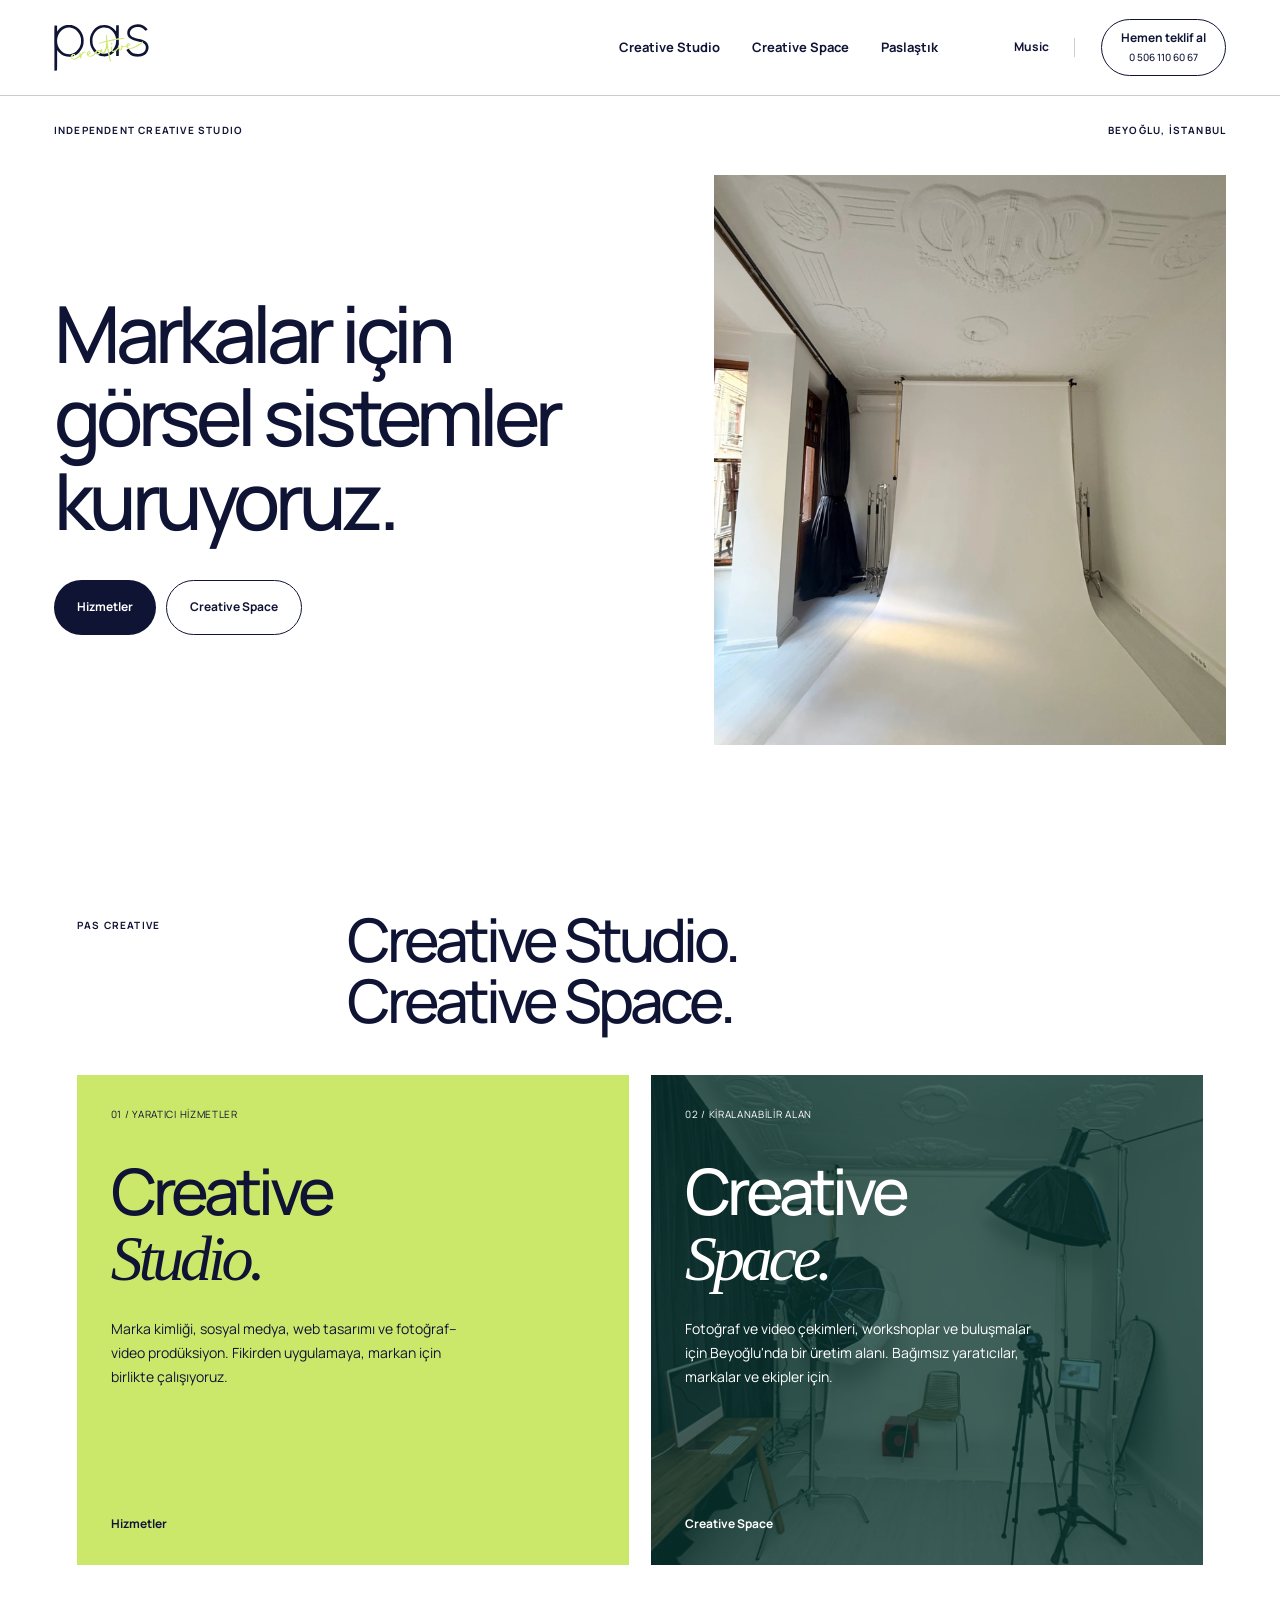
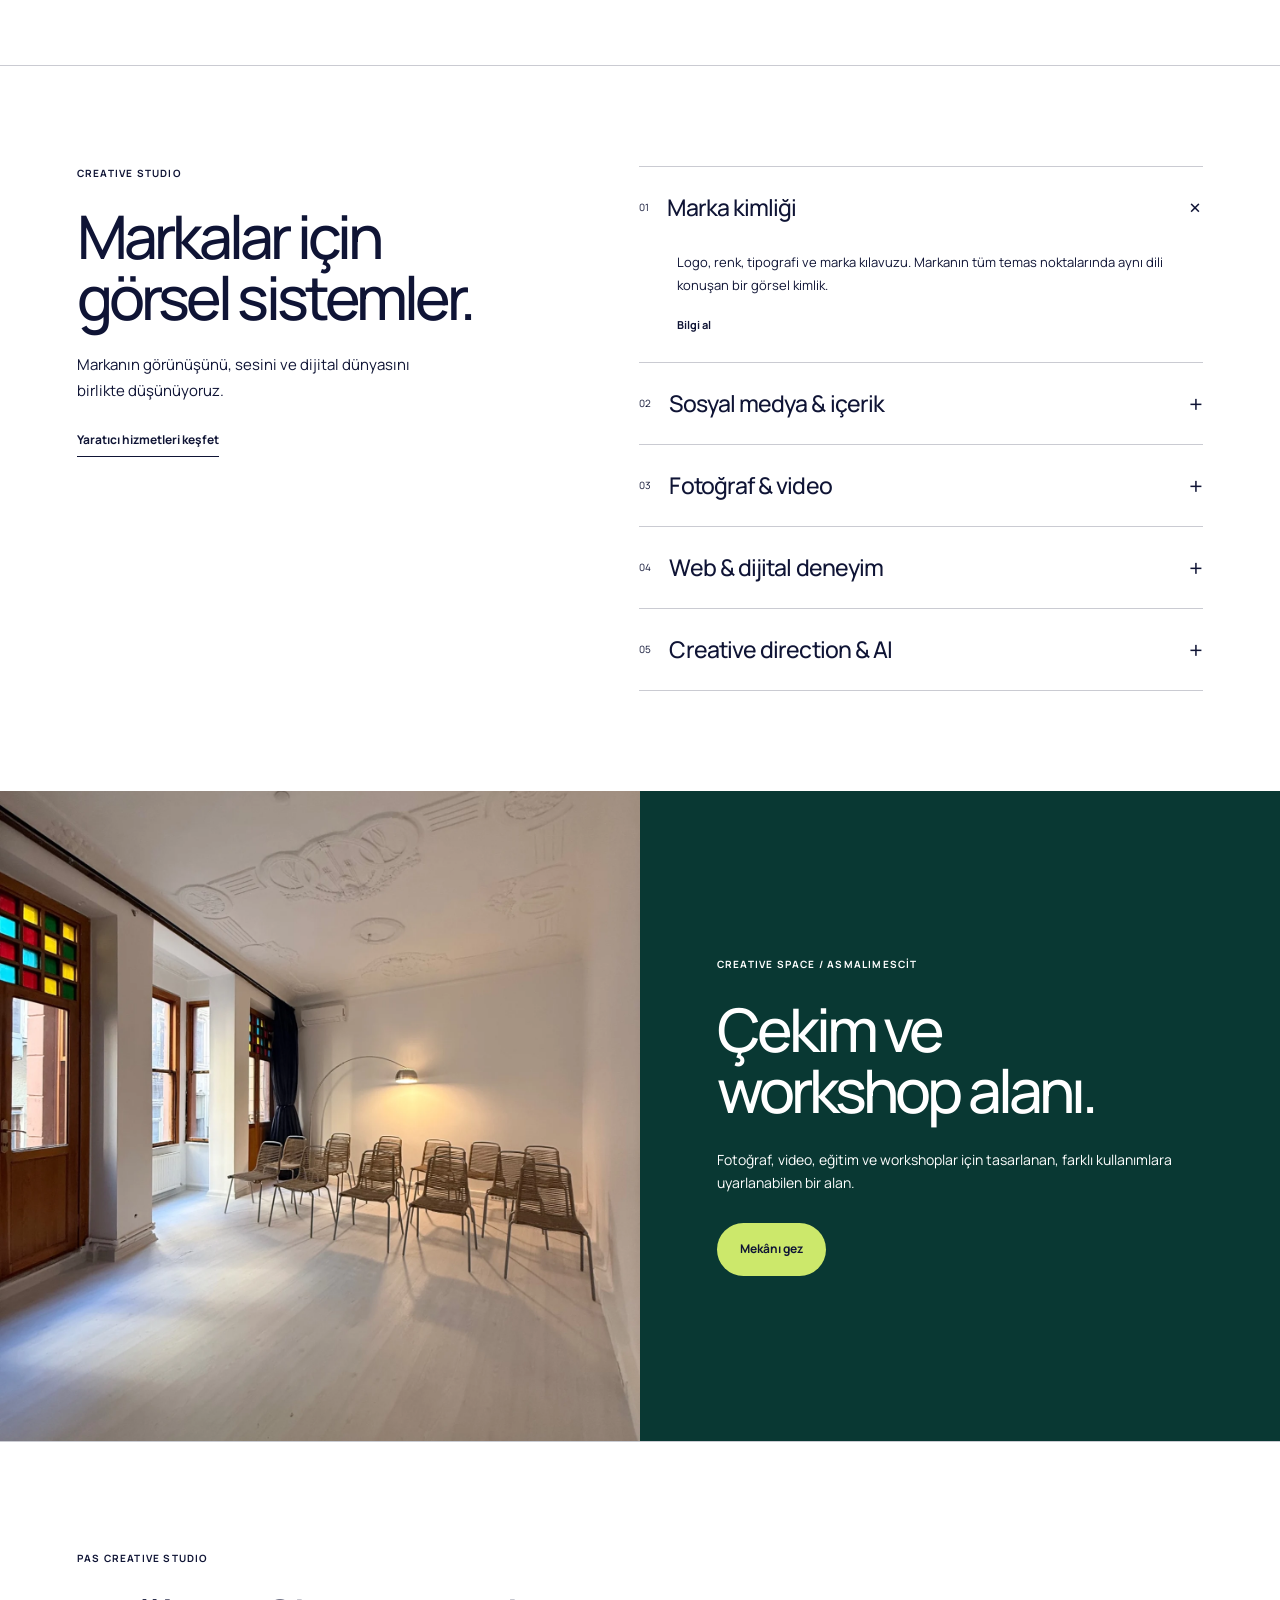
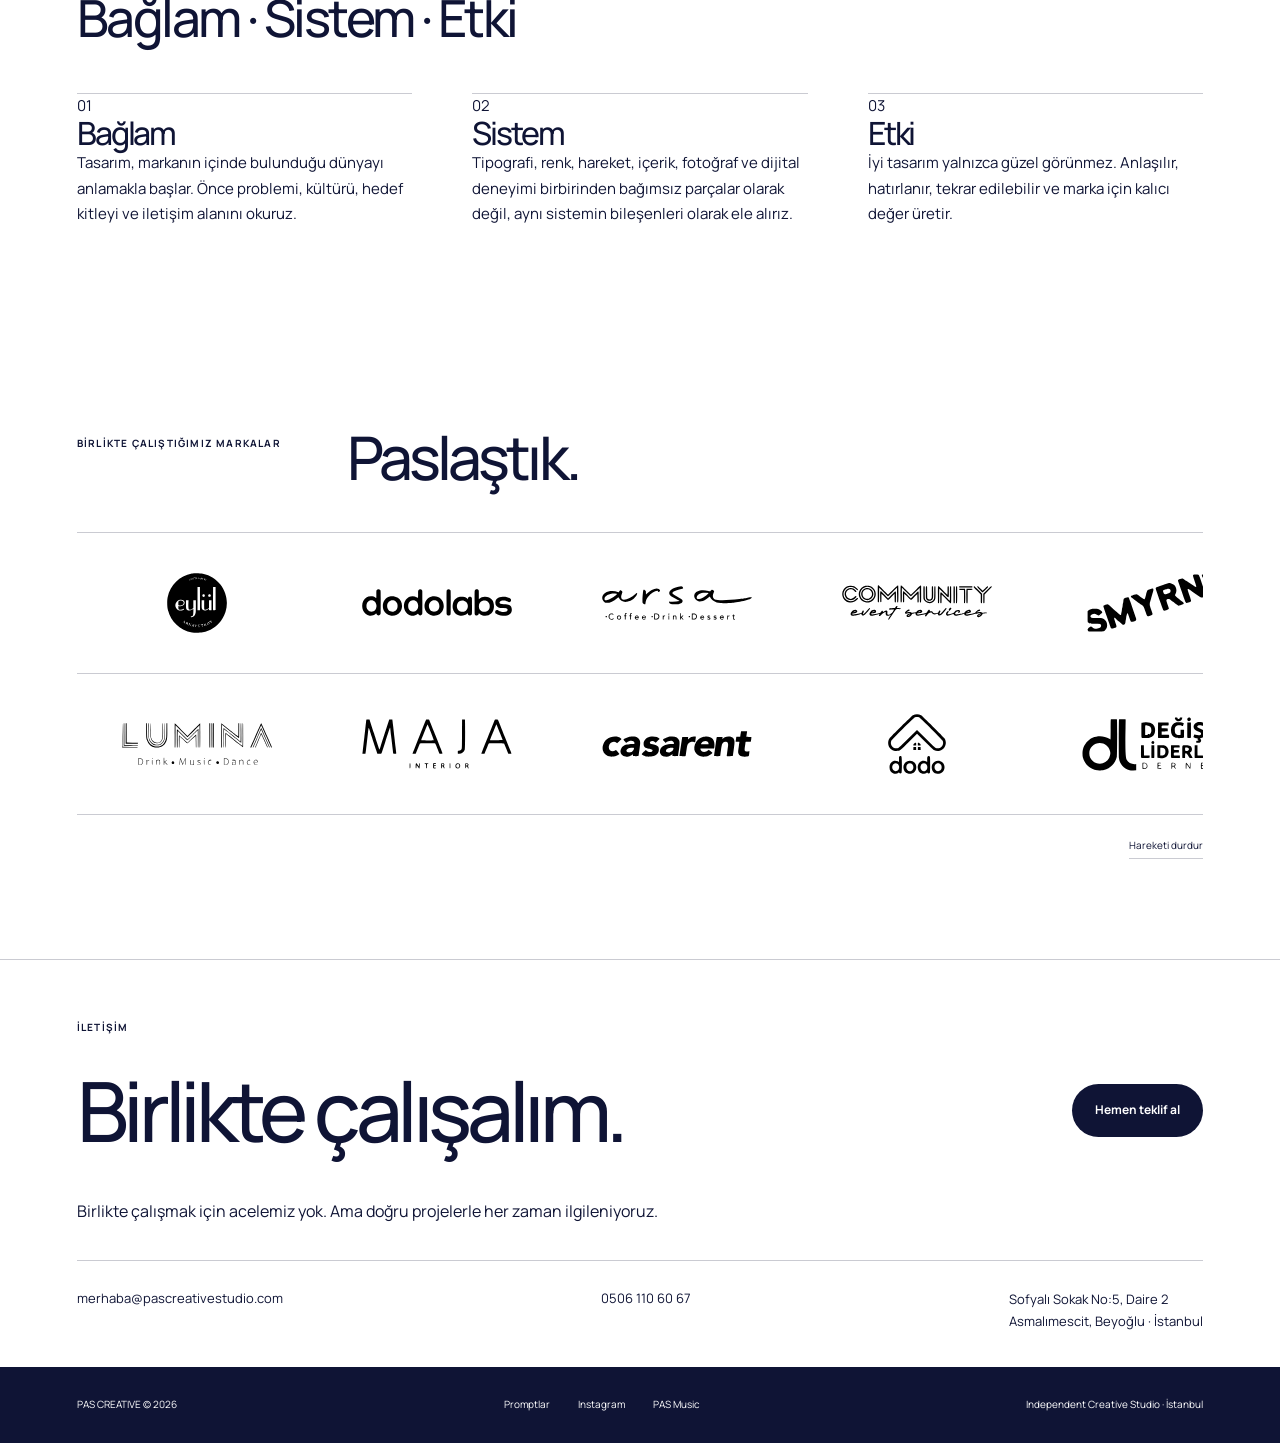
<file: creative/index.html>
<!doctype html><html lang="tr"><head><meta charset="utf-8"><meta name="viewport" content="width=device-width,initial-scale=1"><title>Markalar için görsel sistemler | PAS Creative</title><meta name="description" content="PAS Creative Studio: marka kimliği, web tasarımı, sosyal medya ve prodüksiyon. PAS Creative Space: Beyoğlu'nda kiralanabilir fotoğraf stüdyosu ve workshop alanı."><meta name="theme-color" content="#f2c4cd"><link rel="icon" href="/assets/lg-pas-creative.svg"><link rel="stylesheet" href="/assets/creative.css"><script defer src="/assets/packages.js"></script><script defer src="/assets/creative.js"></script></head><body data-page="home"><a class="skip" href="#main">İçeriğe geç</a><header><a class="brand" href="/creative/" aria-label="PAS Creative ana sayfa"><img src="/assets/lg-pas-creative.svg" alt="PAS Creative"></a><nav aria-label="Ana menü"><a href="/creative/hizmetler/" data-nav="studio">Creative Studio</a><a href="/creative/creative-space/" data-nav="space">Creative Space</a><a href="/creative/isler/" data-nav="works">Paslaştık</a></nav><div class="nav-end"><a class="music-link" href="/music/">Music </a><a class="small-cta quote-cta" href="tel:+905061106067"><span>Hemen teklif al</span><strong>0 506 110 60 67</strong></a><button class="menu-btn" aria-expanded="false" aria-label="Menüyü aç">☰</button></div></header><main id="main"><section class="hero"><div class="eyebrow">INDEPENDENT CREATIVE STUDIO <span class="place">BEYOĞLU, İSTANBUL</span></div><div class="hero-grid"><div class="hero-copy"><h1>Markalar için<br>görsel sistemler<br>kuruyoruz.</h1><div class="hero-actions"><a class="button navy" href="/creative/hizmetler/">Hizmetler </a><a class="button outline" href="/creative/creative-space/">Creative Space </a></div></div><div class="hero-art"><img class="hero-photo" src="/assets/studio-front.webp" alt="PAS Creative Space fotoğraf stüdyosunun karşıdan görünümü"><div class="hero-gallery" aria-label="Stüdyo fotoğrafları"><div class="hero-thumbnails"><button type="button" data-hero-photo="studio-front" aria-label="Beyaz fon ve yüksek tavan" aria-pressed="true"><img src="/assets/studio-front.webp" alt="Beyaz fon ve yüksek tavan" loading="lazy"></button><button type="button" data-hero-photo="studio-wide" aria-label="Gün ışığında fotoğraf stüdyosu" aria-pressed="false"><img src="/assets/studio-wide.webp" alt="Gün ışığında fotoğraf stüdyosu" loading="lazy"></button><button type="button" data-hero-photo="studio-set" aria-label="Çekim düzeni" aria-pressed="false"><img src="/assets/studio-set.webp" alt="Çekim düzeni" loading="lazy"></button><button type="button" data-hero-photo="workshop-table" aria-label="Workshop masa düzeni" aria-pressed="false"><img src="/assets/workshop-table.webp" alt="Workshop masa düzeni" loading="lazy"></button><button type="button" data-hero-photo="workshop-meeting" aria-label="Toplantı düzeni" aria-pressed="false"><img src="/assets/workshop-meeting.webp" alt="Toplantı düzeni" loading="lazy"></button><button type="button" data-hero-photo="workshop-seating" aria-label="Etkinlik oturma düzeni" aria-pressed="false"><img src="/assets/workshop-seating.webp" alt="Etkinlik oturma düzeni" loading="lazy"></button><button type="button" data-hero-photo="dressing" aria-label="Hazırlanma odası" aria-pressed="false"><img src="/assets/dressing.webp" alt="Hazırlanma odası" loading="lazy"></button></div><div class="hero-gallery-meta"><span id="hero-counter">1 / 7</span><button id="hero-autoplay" type="button" aria-pressed="false">Otomatik geçişi durdur</button></div></div></div></div></section><section id="iki-alan" class="section intro"><div class="section-head"><span class="eyebrow">PAS CREATIVE</span><h2>Creative Studio.<br>Creative Space.</h2></div><div class="two-doors"><a class="door studio-door" href="/creative/hizmetler/"><div class="door-top"><span>01 / YARATICI HİZMETLER</span><span></span></div><h3>Creative<br><em>Studio.</em></h3><p>Marka kimliği, sosyal medya, web tasarımı ve fotoğraf–video prodüksiyon. Fikirden uygulamaya, markan için birlikte çalışıyoruz.</p><div class="door-bottom">Hizmetler <span></span></div></a><a class="door space-door" href="/creative/creative-space/"><img loading="lazy" src="/assets/studio-set.webp" alt="Çekime hazır ışık ve fon düzeni"><div class="door-top"><span>02 / KİRALANABİLİR ALAN</span><span></span></div><h3>Creative<br><em>Space.</em></h3><p>Fotoğraf ve video çekimleri, workshoplar ve buluşmalar için Beyoğlu'nda bir üretim alanı. Bağımsız yaratıcılar, markalar ve ekipler için.</p><div class="door-bottom">Creative Space <span></span></div></a></div></section>
<section class="section home-services"><div><span class="eyebrow">CREATIVE STUDIO</span><h2>Markalar için<br>görsel sistemler.</h2><p>Markanın görünüşünü, sesini ve dijital dünyasını birlikte düşünüyoruz.</p><a class="text-link" href="/creative/hizmetler/">Yaratıcı hizmetleri keşfet </a></div><div><details class="service" open><summary><span class="num">01</span><h3>Marka kimliği</h3><span class="plus">+</span></summary><div class="service-copy"><p>Logo, renk, tipografi ve marka kılavuzu. Markanın tüm temas noktalarında aynı dili konuşan bir görsel kimlik.</p><a href="mailto:merhaba@pascreativestudio.com?subject=Marka kimliği">Bilgi al </a></div></details><details class="service" ><summary><span class="num">02</span><h3>Sosyal medya & içerik</h3><span class="plus">+</span></summary><div class="service-copy"><p>İçerik stratejisi, görsel tasarım ve sosyal medya iletişimi. Markanın gündelik iletişimini birlikte planlayıp üretiyoruz.</p><a href="mailto:merhaba@pascreativestudio.com?subject=Sosyal medya & içerik">Bilgi al </a></div></details><details class="service" ><summary><span class="num">03</span><h3>Fotoğraf & video</h3><span class="plus">+</span></summary><div class="service-copy"><p>Ürün, portre, kampanya ve sosyal medya çekimleri. Yaratıcı yön, çekim ve post prodüksiyon sürecini aynı ekipte buluşturuyoruz.</p><a href="mailto:merhaba@pascreativestudio.com?subject=Fotoğraf & video">Bilgi al </a></div></details><details class="service" ><summary><span class="num">04</span><h3>Web & dijital deneyim</h3><span class="plus">+</span></summary><div class="service-copy"><p>Web tasarımı, etkileşim ve dijital iletişim. Markanı anlatan, ziyaretçiyi doğru adıma yönlendiren deneyimler.</p><a href="mailto:merhaba@pascreativestudio.com?subject=Web & dijital deneyim">Bilgi al </a></div></details><details class="service" ><summary><span class="num">05</span><h3>Creative direction & AI</h3><span class="plus">+</span></summary><div class="service-copy"><p>Kampanya fikri, sanat yönetimi ve AI destekli yaratıcı prodüksiyon. Fikirden görsel dünyaya, projenin yönünü birlikte belirliyoruz.</p><a href="mailto:merhaba@pascreativestudio.com?subject=Creative direction & AI">Bilgi al </a></div></details></div></section>
<section class="space-teaser"><img loading="lazy" src="/assets/workshop-seating.webp" alt="PAS workshop alanında etkinlik oturma düzeni"><div><span class="eyebrow">CREATIVE SPACE / ASMALIMESCİT</span><h2>Çekim ve<br>workshop alanı.</h2><p>Fotoğraf, video, eğitim ve workshoplar için tasarlanan, farklı kullanımlara uyarlanabilen bir alan.</p><a class="button lime" href="/creative/creative-space/">Mekânı gez </a></div></section><section class="section philosophy" id="hakkimizda"><div class="section-head"><span class="eyebrow">PAS CREATIVE STUDIO</span><h2>Bağlam · Sistem · Etki</h2></div><div class="process-grid"><article><span>01</span><h3>Bağlam</h3><p>Tasarım, markanın içinde bulunduğu dünyayı anlamakla başlar. Önce problemi, kültürü, hedef kitleyi ve iletişim alanını okuruz.</p></article><article><span>02</span><h3>Sistem</h3><p>Tipografi, renk, hareket, içerik, fotoğraf ve dijital deneyimi birbirinden bağımsız parçalar olarak değil, aynı sistemin bileşenleri olarak ele alırız.</p></article><article><span>03</span><h3>Etki</h3><p>İyi tasarım yalnızca güzel görünmez. Anlaşılır, hatırlanır, tekrar edilebilir ve marka için kalıcı değer üretir.</p></article></div></section><section class="section clients"><div class="section-head"><span class="eyebrow">BİRLİKTE ÇALIŞTIĞIMIZ MARKALAR</span><h2>Paslaştık.</h2></div><div class="brand-strips"><div class="brand-strip"><div class="brand-track track-0"><div class="brand-group"><div class="client"><img loading="lazy" src="/assets/lg-eylul.svg" alt="Eylül Arnavutköy"></div><div class="client"><img loading="lazy" src="/assets/lg-dodolabs.svg" alt="Dodolabs"></div><div class="client"><img loading="lazy" src="/assets/lg-arsa.svg" alt="Arsa"></div><div class="client"><img loading="lazy" src="/assets/lg-ces.svg" alt="Community Event Services"></div><div class="client"><img loading="lazy" src="/assets/lg-smyrna.svg" alt="Smyrna"></div></div><div class="brand-group" aria-hidden="true"><div class="client"><img loading="lazy" src="/assets/lg-eylul.svg" alt="Eylül Arnavutköy"></div><div class="client"><img loading="lazy" src="/assets/lg-dodolabs.svg" alt="Dodolabs"></div><div class="client"><img loading="lazy" src="/assets/lg-arsa.svg" alt="Arsa"></div><div class="client"><img loading="lazy" src="/assets/lg-ces.svg" alt="Community Event Services"></div><div class="client"><img loading="lazy" src="/assets/lg-smyrna.svg" alt="Smyrna"></div></div></div></div><div class="brand-strip"><div class="brand-track track-1"><div class="brand-group"><div class="client"><img loading="lazy" src="/assets/lg-lumina.svg" alt="Lumina"></div><div class="client"><img loading="lazy" src="/assets/lg-maja.svg" alt="Maja Interior"></div><div class="client"><img loading="lazy" src="/assets/lg-casarent.svg" alt="Casarent"></div><div class="client"><img loading="lazy" src="/assets/lg-dodo.svg" alt="Dodo"></div><div class="client"><img loading="lazy" src="/assets/lg-dld.svg" alt="Değişim Liderleri Derneği"></div></div><div class="brand-group" aria-hidden="true"><div class="client"><img loading="lazy" src="/assets/lg-lumina.svg" alt="Lumina"></div><div class="client"><img loading="lazy" src="/assets/lg-maja.svg" alt="Maja Interior"></div><div class="client"><img loading="lazy" src="/assets/lg-casarent.svg" alt="Casarent"></div><div class="client"><img loading="lazy" src="/assets/lg-dodo.svg" alt="Dodo"></div><div class="client"><img loading="lazy" src="/assets/lg-dld.svg" alt="Değişim Liderleri Derneği"></div></div></div></div></div><button class="brand-motion" type="button" aria-pressed="false">Hareketi durdur</button></section></main><section id="iletisim" class="contact"><div class="eyebrow">İLETİŞİM</div><div class="contact-line"><h2>Birlikte çalışalım.</h2><a class="button navy" href="tel:+905061106067">Hemen teklif al</a></div><p class="contact-note">Birlikte çalışmak için acelemiz yok. Ama doğru projelerle her zaman ilgileniyoruz.</p><div class="contact-bottom"><a href="mailto:merhaba@pascreativestudio.com">merhaba@pascreativestudio.com</a><a href="tel:+905061106067">0506 110 60 67</a><p>Sofyalı Sokak No:5, Daire 2<br>Asmalımescit, Beyoğlu · İstanbul</p></div></section><footer><a href="/creative/">PAS CREATIVE © 2026</a><div><a href="/promptlar/">Promptlar </a><a href="https://www.instagram.com/pascreatives/" target="_blank" rel="noopener">Instagram </a><a href="/music/">PAS Music </a></div><span>Independent Creative Studio · İstanbul</span></footer><dialog id="lightbox"><button class="close" aria-label="Fotoğrafı kapat">×</button><img alt=""><p></p><div class="light-controls"><button id="prev-photo" aria-label="Önceki fotoğraf">Önceki</button><span id="photo-count"></span><button id="next-photo" aria-label="Sonraki fotoğraf">Sonraki</button></div></dialog><dialog id="booking"><button class="close" aria-label="Kiralama penceresini kapat">×</button><p class="eyebrow">CREATIVE SPACE / KİRALAMA</p><h2>Kiralama talebi.</h2><a class="booking-phone" href="tel:+905061106067">Hemen teklif al · 0 506 110 60 67</a><div class="steps"><span>01 Paket</span><span>02 Ek hizmetler</span><span>03 Talep</span></div><div id="booking-content"></div><div class="booking-bottom"><button id="back-step" class="text-btn"> Geri</button><div aria-live="polite"><small>KDV hariç tahmini toplam</small><strong id="total"></strong></div><button id="next-step" class="button navy">Devam </button></div></dialog></body></html>
</file>
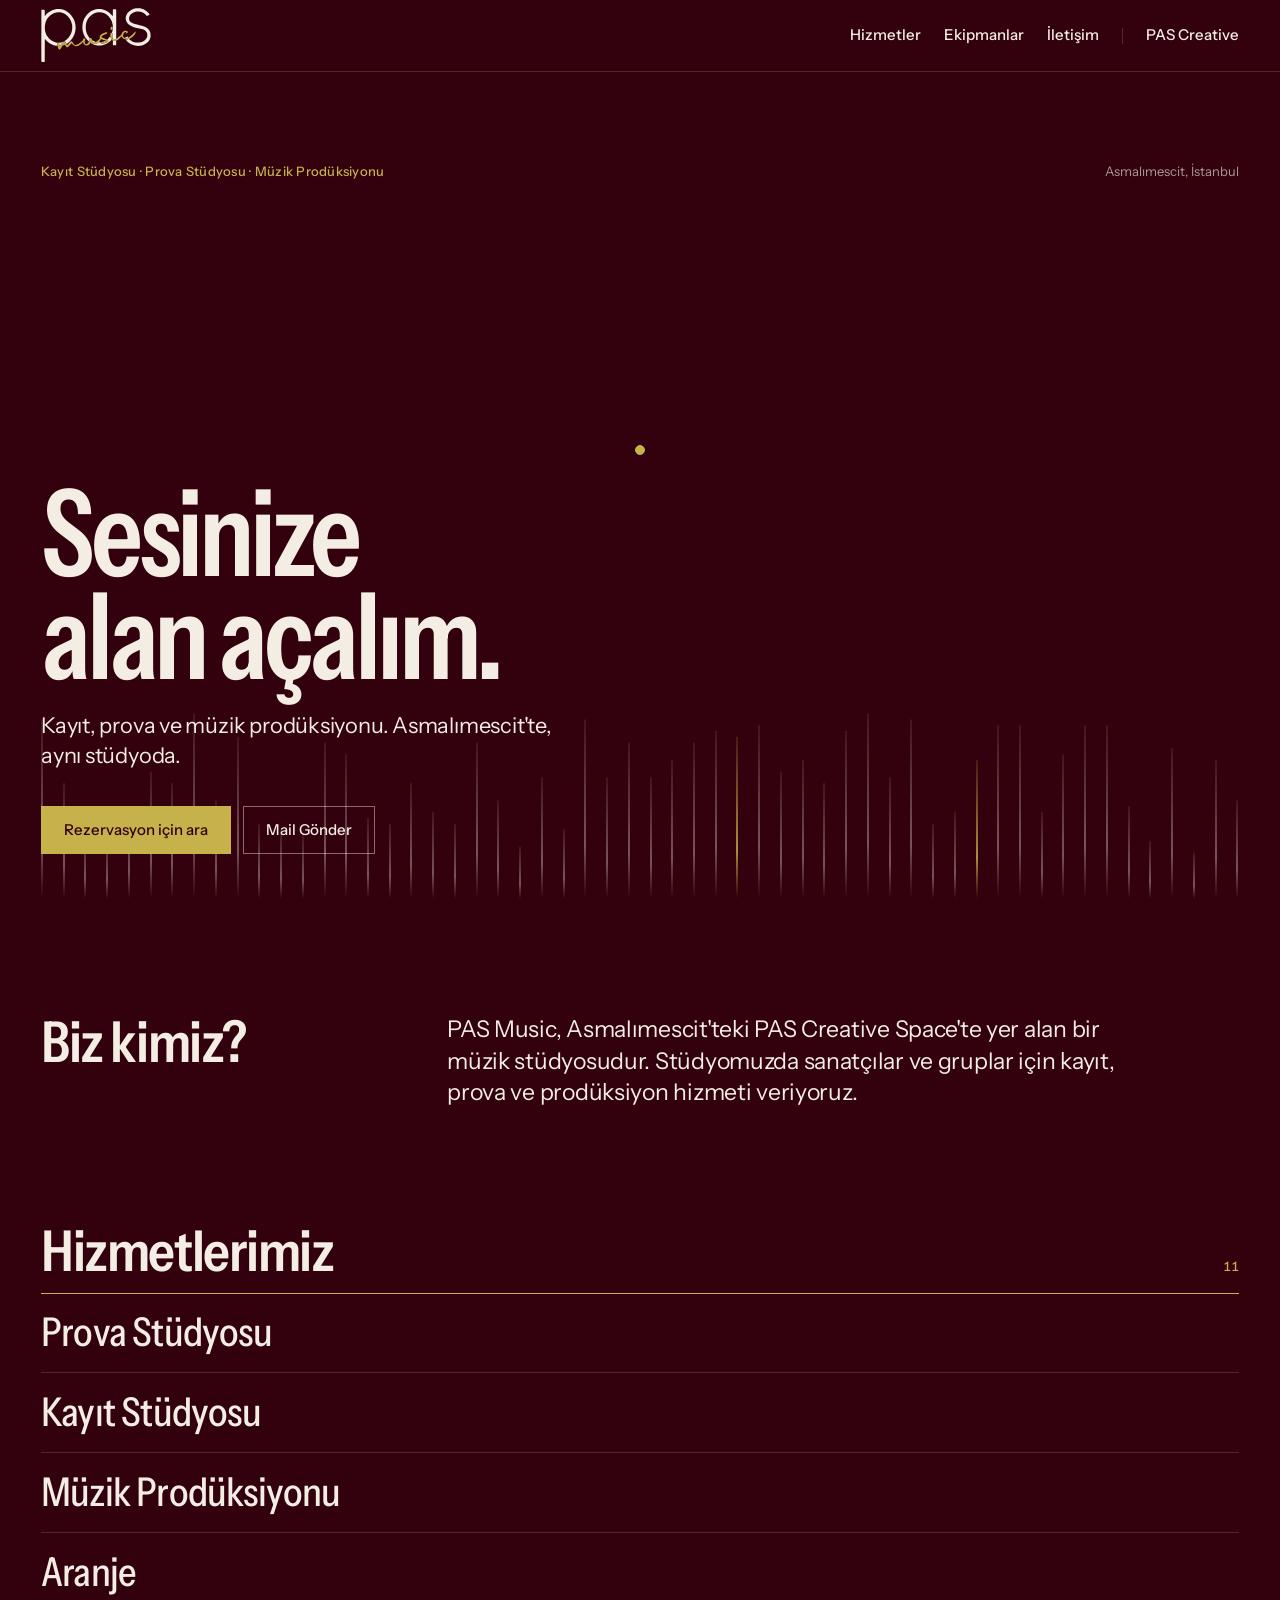
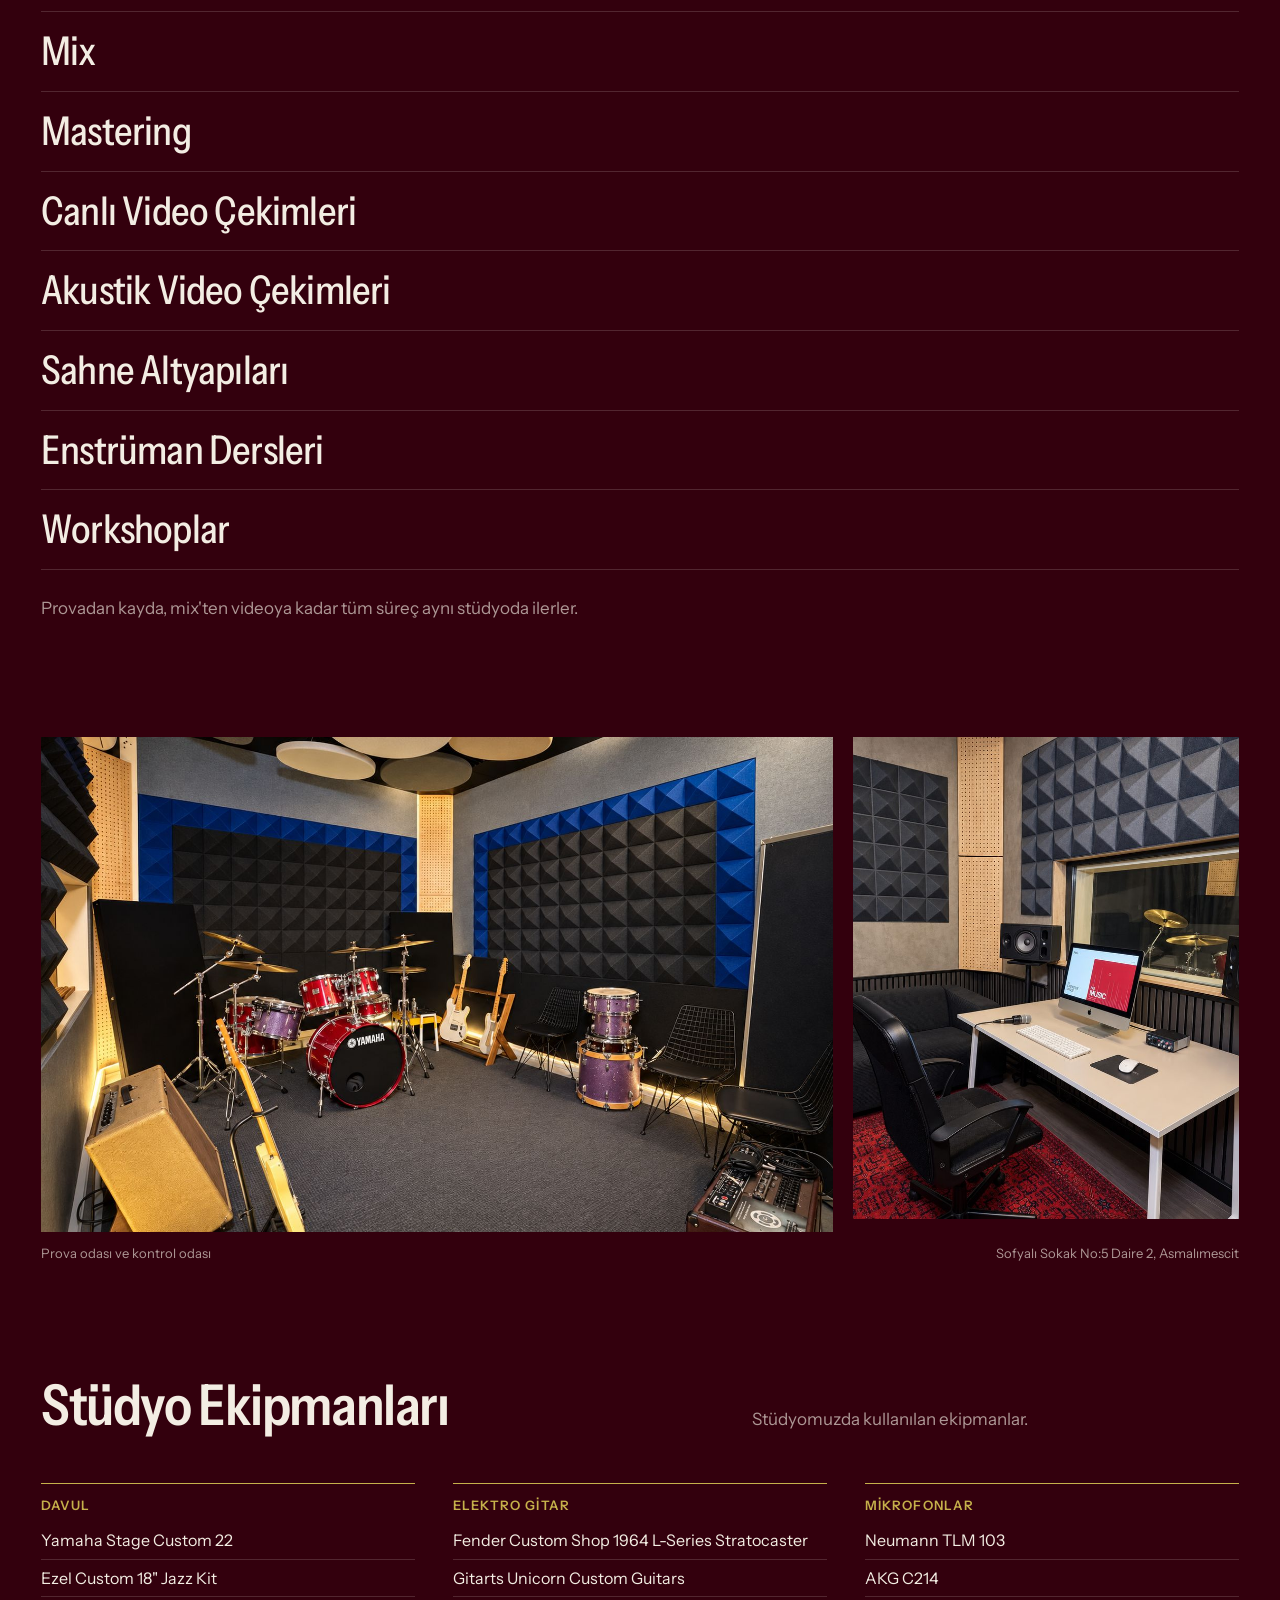
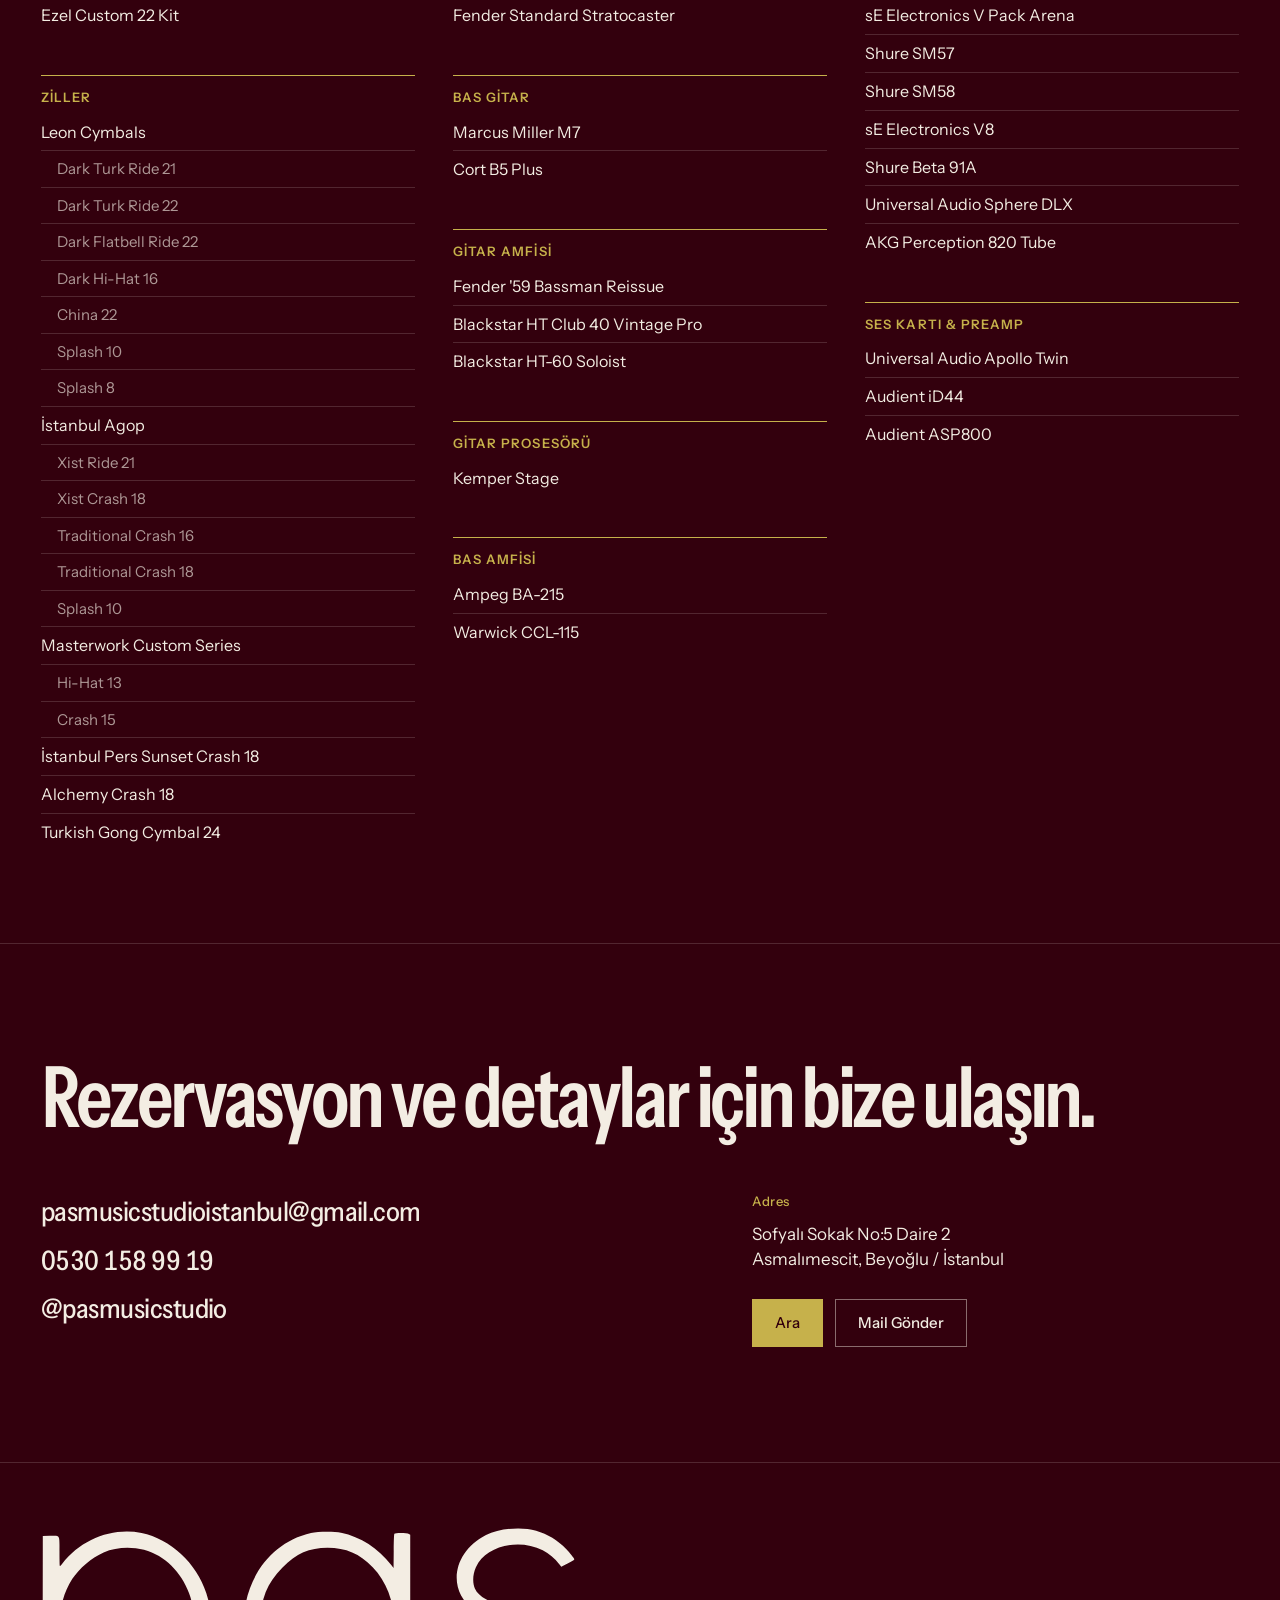
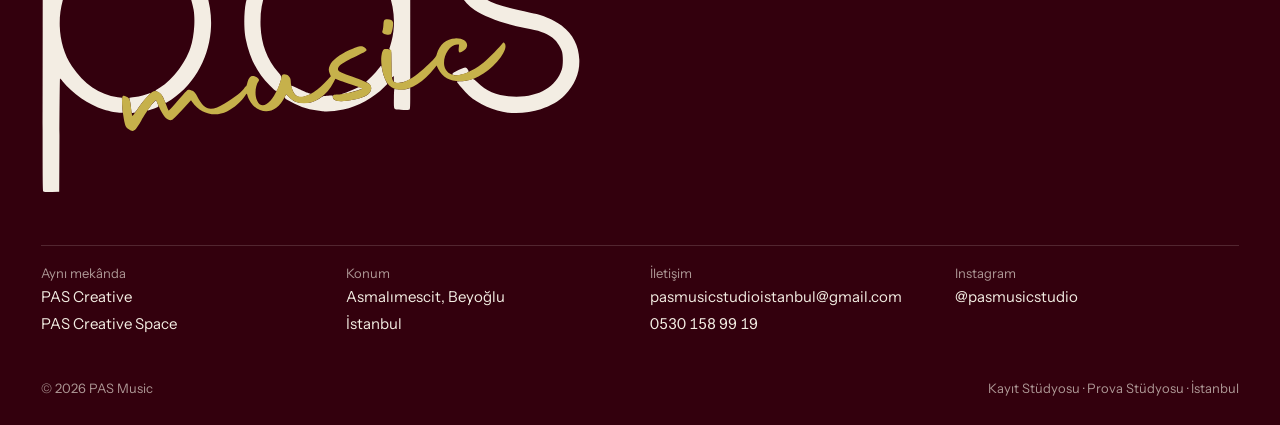
<file: music/index.html>
<!DOCTYPE html>
<html lang="tr">
<head>
<meta charset="utf-8">
<meta name="viewport" content="width=device-width, initial-scale=1, viewport-fit=cover">
<title>PAS Music Studio — Prova ve Kayıt Stüdyosu | Beyoğlu</title>
<meta name="description" content="Asmalımescit, Beyoğlu’nda prova ve kayıt stüdyosu. PAS Music Studio’da grup provaları, ses kaydı, müzik prodüksiyonu, aranje, mix ve mastering.">
<meta name="robots" content="index, follow, max-image-preview:large">
<link rel="canonical" href="https://pascreativestudio.com/music/">
<meta property="og:type" content="website">
<meta property="og:site_name" content="PAS Music">
<meta property="og:locale" content="tr_TR">
<meta property="og:title" content="PAS Music Studio — Prova ve Kayıt Stüdyosu | Beyoğlu">
<meta property="og:description" content="Asmalımescit, Beyoğlu’nda prova ve kayıt stüdyosu. PAS Music Studio’da grup provaları, ses kaydı, müzik prodüksiyonu, aranje, mix ve mastering.">
<meta property="og:url" content="https://pascreativestudio.com/music/">
<meta property="og:image" content="https://pascreativestudio.com/assets/music-preview.jpg">
<meta property="og:image:width" content="1200">
<meta property="og:image:height" content="630">
<meta name="twitter:card" content="summary_large_image">
<meta name="twitter:title" content="PAS Music Studio — Prova ve Kayıt Stüdyosu | Beyoğlu">
<meta name="twitter:description" content="Asmalımescit, Beyoğlu’nda prova ve kayıt stüdyosu. PAS Music Studio’da grup provaları, ses kaydı, müzik prodüksiyonu, aranje, mix ve mastering.">
<meta name="twitter:image" content="https://pascreativestudio.com/assets/music-preview.jpg">
<meta name="theme-color" content="#33000d">
<meta name="geo.region" content="TR-34">
<meta name="geo.placename" content="Asmalımescit, Beyoğlu, İstanbul">
<link rel="preconnect" href="https://fonts.googleapis.com">
<link rel="preconnect" href="https://fonts.gstatic.com" crossorigin>
<link href="https://fonts.googleapis.com/css2?family=Instrument+Sans:wdth,wght@75..100,400..700&display=swap" rel="stylesheet">


<style>
/* Static SEO pages: existing visual tokens and components */
.seo-breadcrumb{display:flex;gap:.65em;flex-wrap:wrap;font-size:13px;margin-bottom:28px;opacity:.72}
.seo-detail{padding-block:clamp(48px,7vw,100px)}
.seo-detail h1{font-size:clamp(38px,6vw,88px);line-height:1.03;letter-spacing:-.035em;max-width:18ch;font-weight:600}
.seo-detail .lead{max-width:64ch;margin-top:28px}
.seo-copy{max-width:850px;margin:44px 0}.seo-copy h2{font-size:clamp(25px,3vw,40px);line-height:1.15;margin:34px 0 16px}.seo-copy p{margin:14px 0}
.seo-links{display:flex;gap:16px;flex-wrap:wrap;margin-top:30px}.seo-links a{text-decoration:underline;text-underline-offset:5px}
.seo-photo{width:100%;max-height:640px;object-fit:cover;margin:36px 0}
.seo-faq details{border-bottom:1px solid var(--rule);padding:18px 0}.seo-faq summary{cursor:pointer;font-weight:500}
.seo-services a{display:block}.seo-detail address{font-style:normal;margin:20px 0}

:root{
  --wine:#33000d; --gold:#c6b14b; --ivory:#f3ede3;
  --rule:rgba(243,237,227,.16); --mute:rgba(243,237,227,.64);
  --m:clamp(16px,3.2vw,44px); --gut:clamp(12px,1.6vw,24px);
  --ease:cubic-bezier(.7,0,.2,1); --ease-out:cubic-bezier(.2,.7,.1,1);
  --f:"Instrument Sans","Helvetica Neue",Helvetica,Arial,sans-serif;
}
*,*::before,*::after{box-sizing:border-box}
html{-webkit-text-size-adjust:100%;text-size-adjust:100%}
body{margin:0;background:var(--wine);color:var(--ivory);font-family:var(--f);font-size:17px;line-height:1.5;
  -webkit-font-smoothing:antialiased;overflow-x:hidden}
img,svg{display:block;max-width:100%}
a{color:inherit;text-decoration:none}
h1,h2,h3,p,ul,figure{margin:0;padding:0}
ul{list-style:none}
:focus-visible{outline:2px solid var(--gold);outline-offset:3px}
.tnum{font-variant-numeric:tabular-nums}
.meta{font-size:13px;line-height:1.4;color:var(--mute)}
.lead{font-size:clamp(19px,1.7vw,24px);line-height:1.38;letter-spacing:-.01em}
.m-lab{font-size:13px;font-weight:500;color:var(--gold);letter-spacing:.02em}
.m-h2{font-size:clamp(32px,4.4vw,64px);font-weight:600;font-stretch:84%;letter-spacing:-.025em;line-height:.98}
.link{background:linear-gradient(currentColor,currentColor) 0 100%/0 1px no-repeat;transition:background-size .45s var(--ease-out)}
.link:hover{background-size:100% 1px}
.btn{display:inline-flex;align-items:center;min-height:48px;padding:0 22px;border:1px solid rgba(243,237,227,.45);
  font-size:15px;font-weight:500;transition:background .35s var(--ease-out),color .35s var(--ease-out),border-color .35s}
.btn:hover{background:var(--ivory);color:var(--wine);border-color:var(--ivory)}
.btn--solid{background:var(--gold);color:var(--wine);border-color:var(--gold)}
.btn--solid:hover{background:var(--ivory);border-color:var(--ivory)}

/* cursor */
#cursor{position:fixed;left:0;top:0;width:10px;height:10px;margin:-5px 0 0 -5px;border-radius:50%;color:var(--gold);
  background:currentColor;border:1.5px solid currentColor;pointer-events:none;z-index:300;opacity:0;
  transition:width .3s var(--ease-out),height .3s var(--ease-out),margin .3s var(--ease-out),opacity .3s,background-color .3s}
html.has-cursor,html.has-cursor a,html.has-cursor button{cursor:none}
html.has-cursor #cursor{opacity:1}
#cursor.is-big{width:52px;height:52px;margin:-26px 0 0 -26px;background:transparent}

/* sound lines */
.lines{position:absolute;left:0;right:0;bottom:0;display:flex;justify-content:space-between;align-items:flex-end;
  padding:0 var(--m);pointer-events:none}
.lines b{flex:0 0 2px;height:100%;display:flex;align-items:flex-end;transition:height .9s var(--ease-out)}
.lines b i{display:block;width:100%;height:100%;transform-origin:50% 100%;
  background:linear-gradient(to top,rgba(243,237,227,0),rgba(243,237,227,.42) 30%,rgba(243,237,227,.1));
  animation:eq var(--d,2.4s) ease-in-out var(--dl,0s) infinite alternate;transform:scaleY(var(--a,.2))}
.lines b.l i{background:linear-gradient(to top,rgba(198,177,75,0),rgba(198,177,75,.95) 30%,rgba(198,177,75,.18))}
@keyframes eq{from{transform:scaleY(var(--a,.2))}to{transform:scaleY(var(--b,.6))}}

.m-sec{padding-inline:var(--m);padding-block:clamp(72px,9vw,140px)}
section{scroll-margin-top:80px}

/* header */
.m-head{position:sticky;top:0;z-index:40;display:flex;align-items:center;justify-content:space-between;gap:20px;
  height:72px;padding:0 var(--m);background:var(--wine);border-bottom:1px solid var(--rule)}
.m-head .m-logo{width:clamp(92px,8.6vw,110px);height:auto}
.m-nav{display:flex;align-items:center;gap:clamp(14px,1.8vw,28px);font-size:15px;font-weight:500;flex-wrap:wrap;justify-content:flex-end}
.m-nav .sep{width:1px;height:16px;background:var(--rule)}

/* hero */
.m-hero{position:relative;min-height:calc(100svh - 73px);display:flex;flex-direction:column;justify-content:flex-end;
  overflow:hidden;padding:clamp(40px,7vw,96px) var(--m) clamp(36px,5vh,60px)}
.m-hero > *:not(.lines){position:relative;z-index:2}
.m-hero .lines{height:70%;z-index:1;opacity:.85;
  -webkit-mask-image:linear-gradient(to top,#000 0 34%,rgba(0,0,0,.45) 62%,transparent 92%);
  mask-image:linear-gradient(to top,#000 0 34%,rgba(0,0,0,.45) 62%,transparent 92%)}
.m-hero-top{display:flex;justify-content:space-between;gap:20px;margin-bottom:auto}
.m-hero h1{font-size:clamp(50px,9.4vw,168px);font-weight:600;font-stretch:76%;letter-spacing:-.035em;line-height:.86;
  margin-block:clamp(28px,6vh,72px) 22px}
.m-hero h1 em{font-style:normal;display:block}
.m-hero .lead{max-width:24em}
.m-hero-act{display:flex;flex-wrap:wrap;gap:12px;margin-top:clamp(24px,3vw,36px)}

/* intro */
.m-intro{display:grid;grid-template-columns:repeat(12,minmax(0,1fr));column-gap:var(--gut);row-gap:20px;align-items:start}
.m-intro .m-h2{grid-column:1/5}
.m-intro p{grid-column:5/12;font-size:clamp(19px,1.8vw,26px);line-height:1.36;letter-spacing:-.012em}

/* services */
.m-svc-head{display:flex;justify-content:space-between;align-items:baseline;gap:20px;border-bottom:1px solid var(--gold);padding-bottom:14px}
.m-svc li{border-bottom:1px solid var(--rule);position:relative;overflow:hidden}
.m-svc li span{display:block;padding:clamp(12px,1.4vw,20px) 0;font-size:clamp(24px,3.1vw,46px);font-weight:500;
  font-stretch:84%;letter-spacing:-.02em;line-height:1.08;transition:transform .55s var(--ease),color .3s}
.m-svc li::before{content:"";position:absolute;inset:0;background:var(--gold);transform:scaleX(0);transform-origin:0 50%;transition:transform .55s var(--ease)}
.m-svc li:hover::before{transform:scaleX(1)}
.m-svc li:hover span{transform:translateX(clamp(12px,2vw,30px));color:var(--wine)}
.m-svc-note{margin-top:26px;max-width:40em;color:var(--mute)}

/* image */
.m-fig{margin:0;padding-inline:var(--m)}
.m-fig-grid{display:grid;grid-template-columns:repeat(12,minmax(0,1fr));gap:var(--gut)}
.m-fig-grid img{width:100%;height:auto;object-fit:cover;display:block}
.m-fig-grid img:first-child{grid-column:span 8;aspect-ratio:16/10}
.m-fig-grid img:last-child{grid-column:span 4;aspect-ratio:4/5}
.m-fig figcaption{display:flex;justify-content:space-between;gap:20px;margin-top:12px}

.m-eq-head{display:grid;grid-template-columns:repeat(12,minmax(0,1fr));column-gap:var(--gut);row-gap:14px;align-items:end;margin-bottom:clamp(32px,4vw,56px)}
.m-eq-head .m-h2{grid-column:1/7}
.m-eq-head p{grid-column:8/13;color:var(--mute)}
.m-eq{column-count:3;column-gap:clamp(26px,3vw,48px)}
.m-eq > div{display:inline-block;width:100%;break-inside:avoid;-webkit-column-break-inside:avoid;
  border-top:1px solid var(--gold);padding-top:12px;margin-bottom:clamp(28px,3.2vw,48px)}
.m-eq h3{font-size:13px;font-weight:600;color:var(--gold);letter-spacing:.08em;margin-bottom:6px}
.m-eq li{padding:8px 0;border-bottom:1px solid var(--rule);font-size:16px;line-height:1.3}
.m-eq li:last-child{border-bottom:0}
.m-eq li.sub{padding-left:16px;font-size:15px;color:var(--mute)}

/* contact */
.m-ct{border-top:1px solid var(--rule)}
.m-ct h2{font-size:clamp(38px,6.6vw,110px);font-weight:600;font-stretch:76%;letter-spacing:-.04em;line-height:.9;max-width:14em}
.m-ct-grid{display:grid;grid-template-columns:repeat(12,minmax(0,1fr));column-gap:var(--gut);row-gap:28px;
  margin-top:clamp(36px,4.5vw,64px);align-items:start}
.m-ct-lines{grid-column:1/7;display:grid;gap:8px;justify-items:start}
.m-ct-lines a{font-size:clamp(19px,2.1vw,30px);font-weight:500;font-stretch:88%;letter-spacing:-.02em;word-break:break-word}
.m-ct-side{grid-column:8/13;display:grid;gap:10px;justify-items:start}
.m-ct-side address{font-style:normal;line-height:1.5}
.m-ct-side .m-ct-act{margin-top:16px}
.m-ct-act{display:flex;flex-wrap:wrap;gap:12px}

/* footer */
.m-foot{padding:clamp(40px,5vw,72px) var(--m) 26px;border-top:1px solid var(--rule)}
.m-foot .m-logo{width:clamp(230px,44vw,540px);height:auto}
.m-foot-grid{display:grid;grid-template-columns:repeat(4,minmax(0,1fr));gap:var(--gut);row-gap:26px;
  margin-top:clamp(32px,4vw,56px);border-top:1px solid var(--rule);padding-top:18px;font-size:15px}
.m-foot-grid > div{display:grid;gap:4px;justify-items:start;align-content:start;overflow-wrap:anywhere}
.m-foot-bottom{margin-top:44px;display:flex;justify-content:space-between;gap:20px;font-size:13px;color:var(--mute)}

@media (max-width:820px){
  body{font-size:16px}
  .m-head{flex-direction:column;align-items:flex-start;gap:10px;height:auto;padding:12px var(--m);position:static}
  .m-nav{justify-content:flex-start;gap:14px;font-size:14px}
  .m-nav .sep{display:none}
  .m-hero{min-height:78svh}
  .m-hero .lines{height:52%}
  .m-hero-top{flex-direction:column;gap:6px}
  .m-intro .m-h2,.m-intro p{grid-column:1/-1}
  .m-eq-head .m-h2,.m-eq-head p{grid-column:1/-1}
  .m-eq{column-count:1}
  .m-fig-grid{grid-template-columns:1fr}
  .m-fig-grid img:first-child{grid-column:1;aspect-ratio:4/3}
  .m-fig-grid img:last-child{grid-column:1;aspect-ratio:4/5}
  .m-fig figcaption{flex-direction:column;gap:4px}
  .m-ct-lines,.m-ct-side{grid-column:1/-1}
  .m-foot-grid{grid-template-columns:1fr 1fr}
  .m-ct-lines a{font-size:19px}
  .m-foot-bottom{flex-direction:column}
}
@media (max-width:480px){
  .m-foot-grid{grid-template-columns:1fr;row-gap:20px}
}
@media (prefers-reduced-motion:reduce){
  *,*::before,*::after{animation-duration:.001s!important;animation-iteration-count:1!important;transition-duration:.001s!important}
}
</style>
<script type="application/ld+json">{"@context": "https://schema.org", "@graph": [{"@type": "WebSite", "@id": "https://pascreativestudio.com/#website", "url": "https://pascreativestudio.com/", "name": "PAS", "inLanguage": "tr-TR"}, {"@type": "WebPage", "@id": "https://pascreativestudio.com/music/#webpage", "url": "https://pascreativestudio.com/music/", "name": "PAS Music Studio — Prova ve Kayıt Stüdyosu | Beyoğlu", "description": "Asmalımescit, Beyoğlu’nda prova ve kayıt stüdyosu. PAS Music Studio’da grup provaları, ses kaydı, müzik prodüksiyonu, aranje, mix ve mastering.", "inLanguage": "tr-TR", "isPartOf": {"@id": "https://pascreativestudio.com/#website"}, "about": {"@id": "https://pascreativestudio.com/music/#business"}, "breadcrumb": {"@id": "https://pascreativestudio.com/music/#breadcrumb"}}, {"@type": "LocalBusiness", "@id": "https://pascreativestudio.com/music/#business", "name": "PAS Music Studio", "alternateName": "PAS Music Studio", "description": "Asmalımescit'te kayıt stüdyosu ve prova stüdyosu. Müzik prodüksiyonu, aranje, mix, mastering, canlı ve akustik video çekimleri, enstrüman dersleri ve workshoplar.", "url": "https://pascreativestudio.com/music/", "email": "pasmusicstudioistanbul@gmail.com", "telephone": "+905301589919", "image": "https://pascreativestudio.com/assets/music-preview.jpg", "priceRange": "$$", "currenciesAccepted": "TRY", "address": {"@type": "PostalAddress", "streetAddress": "Sofyalı Sokak No:5 Daire 2", "addressLocality": "Beyoğlu", "addressRegion": "İstanbul", "addressCountry": "TR"}, "areaServed": {"@type": "City", "name": "İstanbul"}, "sameAs": ["https://instagram.com/pasmusicstudio"], "knowsAbout": ["kayıt stüdyosu", "prova stüdyosu", "müzik prodüksiyonu", "mix", "mastering"], "hasOfferCatalog": {"@type": "OfferCatalog", "name": "Hizmetler", "itemListElement": [{"@type": "Offer", "itemOffered": {"@type": "Service", "name": "Kayıt Stüdyosu", "provider": {"@id": "https://pascreativestudio.com/music/#business"}}}, {"@type": "Offer", "itemOffered": {"@type": "Service", "name": "Prova Stüdyosu", "provider": {"@id": "https://pascreativestudio.com/music/#business"}}}, {"@type": "Offer", "itemOffered": {"@type": "Service", "name": "Müzik Prodüksiyonu", "provider": {"@id": "https://pascreativestudio.com/music/#business"}}}, {"@type": "Offer", "itemOffered": {"@type": "Service", "name": "Aranje", "provider": {"@id": "https://pascreativestudio.com/music/#business"}}}, {"@type": "Offer", "itemOffered": {"@type": "Service", "name": "Mix", "provider": {"@id": "https://pascreativestudio.com/music/#business"}}}, {"@type": "Offer", "itemOffered": {"@type": "Service", "name": "Mastering", "provider": {"@id": "https://pascreativestudio.com/music/#business"}}}, {"@type": "Offer", "itemOffered": {"@type": "Service", "name": "Canlı Video Çekimleri", "provider": {"@id": "https://pascreativestudio.com/music/#business"}}}, {"@type": "Offer", "itemOffered": {"@type": "Service", "name": "Akustik Video Çekimleri", "provider": {"@id": "https://pascreativestudio.com/music/#business"}}}, {"@type": "Offer", "itemOffered": {"@type": "Service", "name": "Sahne Altyapıları", "provider": {"@id": "https://pascreativestudio.com/music/#business"}}}, {"@type": "Offer", "itemOffered": {"@type": "Service", "name": "Enstrüman Dersleri", "provider": {"@id": "https://pascreativestudio.com/music/#business"}}}, {"@type": "Offer", "itemOffered": {"@type": "Service", "name": "Workshoplar", "provider": {"@id": "https://pascreativestudio.com/music/#business"}}}]}}, {"@type": "BreadcrumbList", "@id": "https://pascreativestudio.com/music/#breadcrumb", "itemListElement": [{"@type": "ListItem", "position": 1, "name": "PAS", "item": "https://pascreativestudio.com/"}, {"@type": "ListItem", "position": 2, "name": "PAS Music Studio", "item": "https://pascreativestudio.com/music/"}]}]}</script>
<script defer src="/assets/tracking-config.js"></script>
<script defer src="/assets/tracking.js"></script>
</head>
<body data-brand="music">
<div id="cursor" aria-hidden="true"></div>

<header class="m-head">
  <a href="/music/" aria-label="PAS Music ana sayfa"><svg class="m-logo" viewBox="0 0 1053 520" role="img" aria-label="PAS Music"><path fill="var(--ivory)" fill-rule="evenodd" d="M4.7 515.8C3.1 514.6 3.0 500.7 3.2 266.0L3.5 17.5L17.2 17.2C37.6 16.8 36.0 14.2 36.0 47.0C36.0 61.8 36.3 74.5 36.6 75.4C37.1 76.6 38.2 75.7 41.3 71.7C78.2 24.0 139.5 0.3 196.1 11.9C252.5 23.5 302.9 70.2 322.4 129.0C347.9 205.8 319.6 292.4 254.6 336.5C249.3 340.1 244.4 343.0 243.7 343.0C243.0 343.0 241.6 340.8 240.6 338.1C237.5 329.4 233.7 324.4 228.1 321.8C222.0 319.1 222.0 319.0 226.7 316.5C253.2 302.4 280.4 268.3 291.4 235.6C298.5 214.4 301.1 182.4 297.6 161.4C289.8 116.0 265.6 78.5 230.0 56.7C199.6 38.0 155.6 35.1 122.1 49.5C99.3 59.2 74.4 80.4 60.8 101.6C28.6 151.9 28.3 223.7 60.3 271.5C83.6 306.3 113.6 326.6 149.6 332.0L157.7 333.2L158.3 346.3C158.6 353.6 159.1 360.2 159.5 361.2C160.7 364.3 138.6 361.2 122.0 355.9C93.3 346.7 60.8 324.3 42.0 300.7C39.6 297.6 37.3 295.3 37.0 295.6C36.7 295.9 36.3 345.7 36.0 406.3L35.5 516.5L21.0 516.8C10.4 517.0 6.0 516.7 4.7 515.8ZM176.7 361.6C176.4 360.8 175.8 356.6 175.4 352.3C175.1 348.0 174.2 342.0 173.4 339.0C172.7 336.0 172.2 333.5 172.3 333.4C172.4 333.4 177.4 332.6 183.3 331.7C192.3 330.3 204.3 327.0 213.3 323.5C214.2 323.1 211.6 326.3 207.6 330.7C200.0 338.7 193.0 347.7 187.0 357.0C185.1 360.0 183.1 362.0 182.0 362.0C181.0 362.0 179.5 362.3 178.7 362.6C177.9 362.9 177.0 362.4 176.7 361.6ZM910.5 362.0C883.9 359.2 852.9 345.6 834.3 328.7C828.0 322.9 811.0 303.4 811.0 301.9C811.0 301.4 814.3 301.0 818.3 301.0C822.7 301.0 828.3 300.2 832.5 298.9C836.4 297.8 840.5 296.6 841.6 296.3C843.3 295.9 845.3 297.4 850.8 302.9C870.1 322.1 894.1 331.0 927.2 331.0C971.9 331.0 1004.2 311.7 1015.6 278.0C1018.3 270.2 1018.3 249.8 1015.6 242.0C1012.3 232.4 1004.0 220.8 996.9 215.7C982.6 205.6 972.5 202.1 943.5 196.9C907.2 190.5 866.5 175.9 845.5 161.9C790.6 125.2 802.3 48.6 867.8 15.6C893.6 2.6 936.7 -1.2 965.5 7.1C987.9 13.6 1007.6 25.5 1024.1 42.7C1031.1 49.9 1040.0 61.2 1040.0 62.8C1040.0 64.0 1034.7 67.1 1023.0 73.0L1014.6 77.3L1011.5 73.4C1001.2 60.1 990.8 51.3 978.4 45.1C930.4 21.3 866.4 37.6 848.1 78.3C841.8 92.1 841.1 109.2 846.3 120.3C855.5 140.2 886.3 153.5 954.0 167.0C973.8 170.9 979.6 172.8 995.5 180.5C1030.0 197.3 1048.3 223.6 1049.7 258.5C1050.8 284.5 1041.2 307.9 1021.2 328.3C1009.7 340.0 994.6 348.8 974.6 355.5C956.0 361.7 931.3 364.2 910.5 362.0ZM550.0 359.4C548.6 359.2 543.7 358.5 539.0 357.9C518.4 355.2 498.7 348.3 480.8 337.2C474.4 333.4 474.3 333.2 476.5 328.9L478.1 326.0L483.5 331.5C492.2 340.4 499.9 343.5 513.0 343.4C526.1 343.2 534.4 340.4 546.0 332.4C550.2 329.5 551.3 329.2 559.8 328.9C569.0 328.5 569.0 328.5 569.0 331.0C569.1 340.2 582.8 342.0 610.5 336.5C619.4 334.7 631.1 330.7 635.6 327.9C646.2 321.4 646.8 308.6 636.9 303.5L634.0 302.0L644.3 292.1C649.9 286.6 656.3 279.4 658.5 276.1C663.2 269.0 663.7 268.8 664.5 273.8C665.9 282.6 668.3 290.8 671.7 298.2L675.3 306.1L669.4 312.1C649.2 332.8 617.3 350.3 589.5 356.0C574.3 359.2 558.1 360.5 550.0 359.4ZM208.0 357.3C208.0 355.6 222.6 338.0 224.1 338.0C224.9 338.0 229.0 347.7 229.0 349.5C229.0 350.9 224.4 353.0 214.6 356.1C208.0 358.3 208.0 358.2 208.0 357.3ZM691.2 355.6C688.1 354.1 687.9 352.9 688.2 333.0C688.5 318.0 688.7 315.6 690.0 315.9C694.9 317.2 709.0 317.1 714.2 315.7L720.0 314.2L720.0 334.4C720.0 348.8 719.7 354.9 718.8 355.8C717.2 357.4 694.4 357.2 691.2 355.6ZM499.7 329.9C495.8 327.8 492.5 323.3 489.7 316.2C486.3 307.5 486.7 307.5 500.2 314.4C507.0 317.9 515.0 321.5 518.0 322.5C521.0 323.4 524.2 324.4 525.0 324.7C526.9 325.3 523.1 327.4 515.2 330.1C508.3 332.5 504.5 332.4 499.7 329.9ZM586.0 326.1C586.0 325.7 588.8 324.6 592.2 323.6C595.7 322.7 603.3 319.6 609.2 316.8C619.2 312.1 620.0 311.8 623.4 313.0C625.4 313.6 626.8 314.6 626.5 315.0C625.8 316.2 609.9 321.2 600.0 323.5C595.9 324.4 591.0 325.6 589.2 326.0C587.5 326.5 586.0 326.5 586.0 326.1ZM446.2 309.2C421.1 283.8 406.4 254.9 398.9 216.8C395.4 199.1 395.6 165.6 399.4 147.5C413.9 78.0 462.1 26.5 526.5 11.9C539.9 8.9 571.7 8.6 585.0 11.4C623.3 19.4 657.4 41.3 683.0 74.3L687.5 80.0L687.8 47.4C687.9 25.3 688.4 14.2 689.1 13.3C690.9 11.2 714.3 11.5 717.5 13.6L720.0 15.2L720.0 156.1L720.0 296.9L716.8 298.6C707.5 303.4 696.5 305.3 690.6 303.0C688.2 302.1 688.0 301.6 688.0 295.8C688.0 290.2 687.9 289.8 686.6 291.6C683.9 295.2 683.5 291.9 683.4 266.7C683.3 242.2 683.2 241.6 681.1 239.9C678.9 238.1 678.9 238.0 680.5 233.3C698.4 180.5 684.8 117.6 646.8 78.4C621.2 52.1 594.4 40.6 558.5 40.7C523.0 40.8 498.3 51.7 470.5 79.5C441.3 108.7 428.0 141.7 428.0 185.1C428.0 224.4 438.9 255.4 462.9 283.9C470.2 292.6 470.2 292.9 464.3 309.0C459.0 323.3 460.0 323.3 446.2 309.2ZM803.2 288.3C800.0 287.0 802.8 284.6 814.1 279.0C827.4 272.3 828.7 272.2 831.9 277.6C834.6 282.1 834.5 282.4 831.2 284.0C822.7 288.0 808.1 290.3 803.2 288.3Z"/><path fill="var(--gold)" fill-rule="evenodd" d="M175.0 396.9C171.0 395.3 165.9 391.0 164.9 388.3C161.8 380.2 158.0 353.7 158.0 340.5C158.0 328.3 159.2 327.0 166.7 330.8C173.3 334.2 173.6 335.1 176.1 357.0C176.8 362.8 177.6 367.9 178.1 368.4C178.5 368.8 182.5 363.7 187.1 356.9C196.5 342.8 204.0 333.1 209.6 327.9C218.9 319.3 221.9 318.4 229.0 322.0C234.9 325.0 237.7 329.8 246.1 351.8C247.4 355.2 248.8 358.0 249.1 358.0C249.8 358.0 260.3 346.4 276.1 328.1C286.2 316.5 286.2 316.4 291.3 318.0C297.8 319.9 300.4 322.3 304.5 330.2C318.9 357.9 330.6 360.9 358.1 344.2C377.4 332.6 393.5 319.8 396.6 313.9C397.4 312.3 398.6 311.0 399.4 311.0C400.1 311.0 401.2 308.8 401.9 305.8C404.9 292.5 409.4 288.4 417.5 291.4C423.7 293.8 426.6 297.5 424.5 300.4C417.8 309.4 416.3 327.4 421.3 338.3C427.0 350.9 436.6 351.0 447.7 338.5C456.0 329.2 466.7 306.4 468.6 294.0C469.5 288.3 470.5 287.0 474.2 287.0C481.4 287.0 487.0 292.7 487.0 300.1C487.0 311.5 492.5 325.5 498.3 329.0C511.1 336.8 536.3 323.9 559.4 297.6L565.2 290.9L563.1 286.0C560.4 279.7 560.5 275.7 563.4 269.5C568.0 259.9 581.7 249.2 601.4 240.0C620.6 231.0 626.4 230.3 632.2 236.0C637.0 240.8 636.3 241.5 620.2 249.1C587.3 264.7 578.2 271.2 579.2 278.3C579.6 281.2 584.4 283.7 600.5 289.5C641.2 304.2 644.0 305.8 644.0 313.9C644.0 324.7 633.8 331.6 610.7 336.6C584.3 342.2 568.3 339.9 569.2 330.6C569.5 327.5 569.5 327.5 579.0 326.8C592.9 325.9 624.7 317.9 626.5 315.0C626.8 314.5 617.1 311.0 605.1 307.1C593.0 303.2 581.1 299.1 578.6 298.0L574.0 296.1L570.6 302.8C550.9 341.9 508.2 356.2 483.7 331.9L478.0 326.1L475.4 331.3C460.8 360.3 435.8 367.6 414.7 348.9C410.2 345.0 403.8 334.1 402.5 328.2C401.6 324.1 401.0 324.2 398.3 328.8C392.3 339.3 375.8 353.6 362.7 359.9C338.2 371.7 311.2 364.1 294.5 340.7L292.5 337.9L280.0 351.7C255.8 378.4 255.2 378.8 247.7 375.6C241.6 373.1 234.2 361.7 227.1 343.8C225.8 340.6 224.4 338.0 223.9 338.0C221.3 338.0 206.9 358.2 195.4 378.0C184.4 396.8 181.6 399.5 175.0 396.9ZM696.0 317.0C677.4 313.8 667.7 299.2 664.0 269.1C662.3 256.1 664.5 241.4 668.4 238.8C670.9 237.1 682.8 238.8 683.1 240.8C683.1 241.2 683.3 252.8 683.4 266.5C683.8 301.3 684.7 303.5 697.8 303.5C705.2 303.5 706.3 303.2 715.1 298.8C727.9 292.4 741.0 282.3 756.8 266.7C768.8 254.8 770.2 253.0 771.7 248.0C777.2 229.0 790.3 217.8 808.0 217.2C831.1 216.5 839.4 233.5 820.7 243.1C815.0 246.1 813.8 244.6 814.6 235.9L815.3 229.0L811.3 229.0C794.6 229.0 779.9 259.1 788.4 276.3C798.1 296.1 826.2 292.4 860.0 266.9C867.2 261.4 889.1 239.8 897.7 229.5C902.0 224.5 902.0 224.5 904.0 226.9C913.6 238.1 883.9 275.9 853.1 291.5C819.7 308.3 786.9 302.2 774.7 277.0L771.4 270.1L767.2 275.4C744.7 304.3 716.7 320.6 696.0 317.0ZM669.4 208.6C665.8 207.0 664.6 204.6 666.1 201.9C666.6 200.8 667.4 196.0 667.7 191.2C668.3 181.3 669.2 180.0 675.2 180.0C681.6 180.0 685.8 182.3 686.5 186.2C687.5 191.6 684.2 207.6 681.8 209.2C679.8 210.4 672.8 210.1 669.4 208.6Z"/></svg></a>
  <nav class="m-nav" aria-label="PAS Music menüsü">
    <a href="#hizmetler">Hizmetler</a>
    <a href="#ekipmanlar">Ekipmanlar</a>
    <a href="#iletisim">İletişim</a>
    <span class="sep" aria-hidden="true"></span>
    <a href="/creative/" class="link">PAS Creative</a>
  </nav>
</header>

<main>
  <section class="m-hero" aria-labelledby="h1">
    <span class="lines" data-lines="56" aria-hidden="true"></span>
    <div class="m-hero-top">
      <p class="m-lab">Kayıt Stüdyosu · Prova Stüdyosu · Müzik Prodüksiyonu</p>
      <p class="meta">Asmalımescit, İstanbul</p>
    </div>
    <h1 id="h1"><em>Sesinize</em><em>alan açalım.</em></h1>
    <p class="lead">Kayıt, prova ve müzik prodüksiyonu. Asmalımescit'te, aynı stüdyoda.</p>
    <div class="m-hero-act">
      <a class="btn btn--solid" href="tel:+905301589919">Rezervasyon için ara</a>
      <a class="btn" href="mailto:pasmusicstudioistanbul@gmail.com">Mail Gönder</a>
    </div>
  </section>

  <section class="m-sec" aria-labelledby="h-biz">
    <div class="m-intro">
      <h2 class="m-h2" id="h-biz">Biz kimiz?</h2>
      <p>PAS Music, Asmalımescit'teki PAS Creative Space'te yer alan bir müzik stüdyosudur. Stüdyomuzda sanatçılar ve gruplar için kayıt, prova ve prodüksiyon hizmeti veriyoruz.</p>
    </div>
  </section>

  <section class="m-sec" id="hizmetler" style="padding-top:0" aria-labelledby="h-svc">
    <div class="m-svc-head">
      <h2 class="m-h2" id="h-svc">Hizmetlerimiz</h2>
      <span class="m-lab tnum">11</span>
    </div>
    <ul class="m-svc seo-services"><li><a href="/music/prova-studyosu/"><span>Prova Stüdyosu</span></a></li><li><a href="/music/kayit-studyosu/"><span>Kayıt Stüdyosu</span></a></li>
        <li><a href="/music/muzik-produksiyonu/"><span>Müzik Prodüksiyonu</span></a></li>
        <li><span>Aranje</span></li>
        <li><span>Mix</span></li>
        <li><span>Mastering</span></li>
        <li><span>Canlı Video Çekimleri</span></li>
        <li><span>Akustik Video Çekimleri</span></li>
        <li><span>Sahne Altyapıları</span></li>
        <li><span>Enstrüman Dersleri</span></li>
        <li><span>Workshoplar</span></li>
    </ul>
    <p class="m-svc-note">Provadan kayda, mix'ten videoya kadar tüm süreç aynı stüdyoda ilerler.</p>
  </section>

  <figure class="m-fig">
    <div class="m-fig-grid">
      <img decoding="async" src="/assets/foto/m-prova.jpg" width="1500" height="937" loading="lazy"
           alt="PAS Music prova stüdyosu: akustik panelli duvarlar, davul seti, gitarlar ve amfiler">
      <img decoding="async" src="/assets/foto/m-kontrol.jpg" width="760" height="950" loading="lazy"
           alt="PAS Music kontrol odası: stüdyo monitörleri, bilgisayar ve prova odasına bakan cam">
    </div>
    <figcaption class="meta"><span>Prova odası ve kontrol odası</span><span>Sofyalı Sokak No:5 Daire 2, Asmalımescit</span></figcaption>
  </figure>

  <section class="m-sec" id="ekipmanlar" style="padding-bottom:clamp(36px,4vw,64px)" aria-labelledby="h-eq">
    <div class="m-eq-head">
      <h2 class="m-h2" id="h-eq">Stüdyo Ekipmanları</h2>
      <p>Stüdyomuzda kullanılan ekipmanlar.</p>
    </div>
    <div class="m-eq">
        <div><h3>DAVUL</h3><ul><li>Yamaha Stage Custom 22</li><li>Ezel Custom 18" Jazz Kit</li><li>Ezel Custom 22 Kit</li></ul></div>
        <div><h3>ZİLLER</h3><ul><li>Leon Cymbals</li><li class="sub">Dark Turk Ride 21</li><li class="sub">Dark Turk Ride 22</li><li class="sub">Dark Flatbell Ride 22</li><li class="sub">Dark Hi-Hat 16</li><li class="sub">China 22</li><li class="sub">Splash 10</li><li class="sub">Splash 8</li><li>İstanbul Agop</li><li class="sub">Xist Ride 21</li><li class="sub">Xist Crash 18</li><li class="sub">Traditional Crash 16</li><li class="sub">Traditional Crash 18</li><li class="sub">Splash 10</li><li>Masterwork Custom Series</li><li class="sub">Hi-Hat 13</li><li class="sub">Crash 15</li><li>İstanbul Pers Sunset Crash 18</li><li>Alchemy Crash 18</li><li>Turkish Gong Cymbal 24</li></ul></div>
        <div><h3>ELEKTRO GİTAR</h3><ul><li>Fender Custom Shop 1964 L-Series Stratocaster</li><li>Gitarts Unicorn Custom Guitars</li><li>Fender Standard Stratocaster</li></ul></div>
        <div><h3>BAS GİTAR</h3><ul><li>Marcus Miller M7</li><li>Cort B5 Plus</li></ul></div>
        <div><h3>GİTAR AMFİSİ</h3><ul><li>Fender '59 Bassman Reissue</li><li>Blackstar HT Club 40 Vintage Pro</li><li>Blackstar HT-60 Soloist</li></ul></div>
        <div><h3>GİTAR PROSESÖRÜ</h3><ul><li>Kemper Stage</li></ul></div>
        <div><h3>BAS AMFİSİ</h3><ul><li>Ampeg BA-215</li><li>Warwick CCL-115</li></ul></div>
        <div><h3>MİKROFONLAR</h3><ul><li>Neumann TLM 103</li><li>AKG C214</li><li>sE Electronics V Pack Arena</li><li>Shure SM57</li><li>Shure SM58</li><li>sE Electronics V8</li><li>Shure Beta 91A</li><li>Universal Audio Sphere DLX</li><li>AKG Perception 820 Tube</li></ul></div>
        <div><h3>SES KARTI & PREAMP</h3><ul><li>Universal Audio Apollo Twin</li><li>Audient iD44</li><li>Audient ASP800</li></ul></div>
    </div>
  </section>

  <section class="m-sec m-ct" id="iletisim" aria-labelledby="h-ct">
    <h2 id="h-ct">Rezervasyon ve detaylar için bize ulaşın.</h2>
    <div class="m-ct-grid">
      <div class="m-ct-lines">
        <a class="link" href="mailto:pasmusicstudioistanbul@gmail.com">pasmusicstudioistanbul@gmail.com</a>
        <a class="link tnum" href="tel:+905301589919">0530 158 99 19</a>
        <a class="link" href="https://instagram.com/pasmusicstudio" target="_blank" rel="noopener">@pasmusicstudio</a>
      </div>
      <div class="m-ct-side">
        <p class="m-lab">Adres</p>
        <address>Sofyalı Sokak No:5 Daire 2<br>Asmalımescit, Beyoğlu / İstanbul</address>
        <div class="m-ct-act">
          <a class="btn btn--solid" href="tel:+905301589919">Ara</a>
          <a class="btn" href="mailto:pasmusicstudioistanbul@gmail.com">Mail Gönder</a>
        </div>
      </div>
    </div>
  </section>
</main>

<footer class="m-foot">
  <svg class="m-logo" viewBox="0 0 1053 520" role="img" aria-label="PAS Music"><path fill="var(--ivory)" fill-rule="evenodd" d="M4.7 515.8C3.1 514.6 3.0 500.7 3.2 266.0L3.5 17.5L17.2 17.2C37.6 16.8 36.0 14.2 36.0 47.0C36.0 61.8 36.3 74.5 36.6 75.4C37.1 76.6 38.2 75.7 41.3 71.7C78.2 24.0 139.5 0.3 196.1 11.9C252.5 23.5 302.9 70.2 322.4 129.0C347.9 205.8 319.6 292.4 254.6 336.5C249.3 340.1 244.4 343.0 243.7 343.0C243.0 343.0 241.6 340.8 240.6 338.1C237.5 329.4 233.7 324.4 228.1 321.8C222.0 319.1 222.0 319.0 226.7 316.5C253.2 302.4 280.4 268.3 291.4 235.6C298.5 214.4 301.1 182.4 297.6 161.4C289.8 116.0 265.6 78.5 230.0 56.7C199.6 38.0 155.6 35.1 122.1 49.5C99.3 59.2 74.4 80.4 60.8 101.6C28.6 151.9 28.3 223.7 60.3 271.5C83.6 306.3 113.6 326.6 149.6 332.0L157.7 333.2L158.3 346.3C158.6 353.6 159.1 360.2 159.5 361.2C160.7 364.3 138.6 361.2 122.0 355.9C93.3 346.7 60.8 324.3 42.0 300.7C39.6 297.6 37.3 295.3 37.0 295.6C36.7 295.9 36.3 345.7 36.0 406.3L35.5 516.5L21.0 516.8C10.4 517.0 6.0 516.7 4.7 515.8ZM176.7 361.6C176.4 360.8 175.8 356.6 175.4 352.3C175.1 348.0 174.2 342.0 173.4 339.0C172.7 336.0 172.2 333.5 172.3 333.4C172.4 333.4 177.4 332.6 183.3 331.7C192.3 330.3 204.3 327.0 213.3 323.5C214.2 323.1 211.6 326.3 207.6 330.7C200.0 338.7 193.0 347.7 187.0 357.0C185.1 360.0 183.1 362.0 182.0 362.0C181.0 362.0 179.5 362.3 178.7 362.6C177.9 362.9 177.0 362.4 176.7 361.6ZM910.5 362.0C883.9 359.2 852.9 345.6 834.3 328.7C828.0 322.9 811.0 303.4 811.0 301.9C811.0 301.4 814.3 301.0 818.3 301.0C822.7 301.0 828.3 300.2 832.5 298.9C836.4 297.8 840.5 296.6 841.6 296.3C843.3 295.9 845.3 297.4 850.8 302.9C870.1 322.1 894.1 331.0 927.2 331.0C971.9 331.0 1004.2 311.7 1015.6 278.0C1018.3 270.2 1018.3 249.8 1015.6 242.0C1012.3 232.4 1004.0 220.8 996.9 215.7C982.6 205.6 972.5 202.1 943.5 196.9C907.2 190.5 866.5 175.9 845.5 161.9C790.6 125.2 802.3 48.6 867.8 15.6C893.6 2.6 936.7 -1.2 965.5 7.1C987.9 13.6 1007.6 25.5 1024.1 42.7C1031.1 49.9 1040.0 61.2 1040.0 62.8C1040.0 64.0 1034.7 67.1 1023.0 73.0L1014.6 77.3L1011.5 73.4C1001.2 60.1 990.8 51.3 978.4 45.1C930.4 21.3 866.4 37.6 848.1 78.3C841.8 92.1 841.1 109.2 846.3 120.3C855.5 140.2 886.3 153.5 954.0 167.0C973.8 170.9 979.6 172.8 995.5 180.5C1030.0 197.3 1048.3 223.6 1049.7 258.5C1050.8 284.5 1041.2 307.9 1021.2 328.3C1009.7 340.0 994.6 348.8 974.6 355.5C956.0 361.7 931.3 364.2 910.5 362.0ZM550.0 359.4C548.6 359.2 543.7 358.5 539.0 357.9C518.4 355.2 498.7 348.3 480.8 337.2C474.4 333.4 474.3 333.2 476.5 328.9L478.1 326.0L483.5 331.5C492.2 340.4 499.9 343.5 513.0 343.4C526.1 343.2 534.4 340.4 546.0 332.4C550.2 329.5 551.3 329.2 559.8 328.9C569.0 328.5 569.0 328.5 569.0 331.0C569.1 340.2 582.8 342.0 610.5 336.5C619.4 334.7 631.1 330.7 635.6 327.9C646.2 321.4 646.8 308.6 636.9 303.5L634.0 302.0L644.3 292.1C649.9 286.6 656.3 279.4 658.5 276.1C663.2 269.0 663.7 268.8 664.5 273.8C665.9 282.6 668.3 290.8 671.7 298.2L675.3 306.1L669.4 312.1C649.2 332.8 617.3 350.3 589.5 356.0C574.3 359.2 558.1 360.5 550.0 359.4ZM208.0 357.3C208.0 355.6 222.6 338.0 224.1 338.0C224.9 338.0 229.0 347.7 229.0 349.5C229.0 350.9 224.4 353.0 214.6 356.1C208.0 358.3 208.0 358.2 208.0 357.3ZM691.2 355.6C688.1 354.1 687.9 352.9 688.2 333.0C688.5 318.0 688.7 315.6 690.0 315.9C694.9 317.2 709.0 317.1 714.2 315.7L720.0 314.2L720.0 334.4C720.0 348.8 719.7 354.9 718.8 355.8C717.2 357.4 694.4 357.2 691.2 355.6ZM499.7 329.9C495.8 327.8 492.5 323.3 489.7 316.2C486.3 307.5 486.7 307.5 500.2 314.4C507.0 317.9 515.0 321.5 518.0 322.5C521.0 323.4 524.2 324.4 525.0 324.7C526.9 325.3 523.1 327.4 515.2 330.1C508.3 332.5 504.5 332.4 499.7 329.9ZM586.0 326.1C586.0 325.7 588.8 324.6 592.2 323.6C595.7 322.7 603.3 319.6 609.2 316.8C619.2 312.1 620.0 311.8 623.4 313.0C625.4 313.6 626.8 314.6 626.5 315.0C625.8 316.2 609.9 321.2 600.0 323.5C595.9 324.4 591.0 325.6 589.2 326.0C587.5 326.5 586.0 326.5 586.0 326.1ZM446.2 309.2C421.1 283.8 406.4 254.9 398.9 216.8C395.4 199.1 395.6 165.6 399.4 147.5C413.9 78.0 462.1 26.5 526.5 11.9C539.9 8.9 571.7 8.6 585.0 11.4C623.3 19.4 657.4 41.3 683.0 74.3L687.5 80.0L687.8 47.4C687.9 25.3 688.4 14.2 689.1 13.3C690.9 11.2 714.3 11.5 717.5 13.6L720.0 15.2L720.0 156.1L720.0 296.9L716.8 298.6C707.5 303.4 696.5 305.3 690.6 303.0C688.2 302.1 688.0 301.6 688.0 295.8C688.0 290.2 687.9 289.8 686.6 291.6C683.9 295.2 683.5 291.9 683.4 266.7C683.3 242.2 683.2 241.6 681.1 239.9C678.9 238.1 678.9 238.0 680.5 233.3C698.4 180.5 684.8 117.6 646.8 78.4C621.2 52.1 594.4 40.6 558.5 40.7C523.0 40.8 498.3 51.7 470.5 79.5C441.3 108.7 428.0 141.7 428.0 185.1C428.0 224.4 438.9 255.4 462.9 283.9C470.2 292.6 470.2 292.9 464.3 309.0C459.0 323.3 460.0 323.3 446.2 309.2ZM803.2 288.3C800.0 287.0 802.8 284.6 814.1 279.0C827.4 272.3 828.7 272.2 831.9 277.6C834.6 282.1 834.5 282.4 831.2 284.0C822.7 288.0 808.1 290.3 803.2 288.3Z"/><path fill="var(--gold)" fill-rule="evenodd" d="M175.0 396.9C171.0 395.3 165.9 391.0 164.9 388.3C161.8 380.2 158.0 353.7 158.0 340.5C158.0 328.3 159.2 327.0 166.7 330.8C173.3 334.2 173.6 335.1 176.1 357.0C176.8 362.8 177.6 367.9 178.1 368.4C178.5 368.8 182.5 363.7 187.1 356.9C196.5 342.8 204.0 333.1 209.6 327.9C218.9 319.3 221.9 318.4 229.0 322.0C234.9 325.0 237.7 329.8 246.1 351.8C247.4 355.2 248.8 358.0 249.1 358.0C249.8 358.0 260.3 346.4 276.1 328.1C286.2 316.5 286.2 316.4 291.3 318.0C297.8 319.9 300.4 322.3 304.5 330.2C318.9 357.9 330.6 360.9 358.1 344.2C377.4 332.6 393.5 319.8 396.6 313.9C397.4 312.3 398.6 311.0 399.4 311.0C400.1 311.0 401.2 308.8 401.9 305.8C404.9 292.5 409.4 288.4 417.5 291.4C423.7 293.8 426.6 297.5 424.5 300.4C417.8 309.4 416.3 327.4 421.3 338.3C427.0 350.9 436.6 351.0 447.7 338.5C456.0 329.2 466.7 306.4 468.6 294.0C469.5 288.3 470.5 287.0 474.2 287.0C481.4 287.0 487.0 292.7 487.0 300.1C487.0 311.5 492.5 325.5 498.3 329.0C511.1 336.8 536.3 323.9 559.4 297.6L565.2 290.9L563.1 286.0C560.4 279.7 560.5 275.7 563.4 269.5C568.0 259.9 581.7 249.2 601.4 240.0C620.6 231.0 626.4 230.3 632.2 236.0C637.0 240.8 636.3 241.5 620.2 249.1C587.3 264.7 578.2 271.2 579.2 278.3C579.6 281.2 584.4 283.7 600.5 289.5C641.2 304.2 644.0 305.8 644.0 313.9C644.0 324.7 633.8 331.6 610.7 336.6C584.3 342.2 568.3 339.9 569.2 330.6C569.5 327.5 569.5 327.5 579.0 326.8C592.9 325.9 624.7 317.9 626.5 315.0C626.8 314.5 617.1 311.0 605.1 307.1C593.0 303.2 581.1 299.1 578.6 298.0L574.0 296.1L570.6 302.8C550.9 341.9 508.2 356.2 483.7 331.9L478.0 326.1L475.4 331.3C460.8 360.3 435.8 367.6 414.7 348.9C410.2 345.0 403.8 334.1 402.5 328.2C401.6 324.1 401.0 324.2 398.3 328.8C392.3 339.3 375.8 353.6 362.7 359.9C338.2 371.7 311.2 364.1 294.5 340.7L292.5 337.9L280.0 351.7C255.8 378.4 255.2 378.8 247.7 375.6C241.6 373.1 234.2 361.7 227.1 343.8C225.8 340.6 224.4 338.0 223.9 338.0C221.3 338.0 206.9 358.2 195.4 378.0C184.4 396.8 181.6 399.5 175.0 396.9ZM696.0 317.0C677.4 313.8 667.7 299.2 664.0 269.1C662.3 256.1 664.5 241.4 668.4 238.8C670.9 237.1 682.8 238.8 683.1 240.8C683.1 241.2 683.3 252.8 683.4 266.5C683.8 301.3 684.7 303.5 697.8 303.5C705.2 303.5 706.3 303.2 715.1 298.8C727.9 292.4 741.0 282.3 756.8 266.7C768.8 254.8 770.2 253.0 771.7 248.0C777.2 229.0 790.3 217.8 808.0 217.2C831.1 216.5 839.4 233.5 820.7 243.1C815.0 246.1 813.8 244.6 814.6 235.9L815.3 229.0L811.3 229.0C794.6 229.0 779.9 259.1 788.4 276.3C798.1 296.1 826.2 292.4 860.0 266.9C867.2 261.4 889.1 239.8 897.7 229.5C902.0 224.5 902.0 224.5 904.0 226.9C913.6 238.1 883.9 275.9 853.1 291.5C819.7 308.3 786.9 302.2 774.7 277.0L771.4 270.1L767.2 275.4C744.7 304.3 716.7 320.6 696.0 317.0ZM669.4 208.6C665.8 207.0 664.6 204.6 666.1 201.9C666.6 200.8 667.4 196.0 667.7 191.2C668.3 181.3 669.2 180.0 675.2 180.0C681.6 180.0 685.8 182.3 686.5 186.2C687.5 191.6 684.2 207.6 681.8 209.2C679.8 210.4 672.8 210.1 669.4 208.6Z"/></svg>
  <div class="m-foot-grid">
    <div><span class="meta">Aynı mekânda</span><a class="link" href="/creative/">PAS Creative</a><span>PAS Creative Space</span></div>
    <div><span class="meta">Konum</span><span>Asmalımescit, Beyoğlu</span><span>İstanbul</span></div>
    <div><span class="meta">İletişim</span><a class="link" href="mailto:pasmusicstudioistanbul@gmail.com">pasmusicstudioistanbul@gmail.com</a><a class="link tnum" href="tel:+905301589919">0530 158 99 19</a></div>
    <div><span class="meta">Instagram</span><a class="link" href="https://instagram.com/pasmusicstudio" target="_blank" rel="noopener">@pasmusicstudio</a></div>
  </div>
  <div class="m-foot-bottom"><span>© 2026 PAS Music</span><span>Kayıt Stüdyosu · Prova Stüdyosu · İstanbul</span></div>
</footer>

<script>
const $=(s,c=document)=>c.querySelector(s), $$=(s,c=document)=>[...c.querySelectorAll(s)];
const reduce=matchMedia('(prefers-reduced-motion: reduce)').matches;
$$('[data-lines]').forEach(el=>{
  const n=+el.dataset.lines;
  for(let i=0;i<n;i++){
    const b=document.createElement('b'),it=document.createElement('i');
    if(Math.random()<.12)b.className='l';
    const a=.08+Math.random()*.25,bb=Math.min(1,a+.2+Math.random()*.55);
    it.style.cssText=`--a:${a.toFixed(2)};--b:${bb.toFixed(2)};--d:${(1.8+Math.random()*2.6).toFixed(2)}s;--dl:${(-Math.random()*4).toFixed(2)}s`;
    b.appendChild(it);el.appendChild(b);
  }
});
const hero=$('.m-hero');
hero.addEventListener('pointermove',e=>{if(reduce)return;
  $$('.lines b',hero).forEach(b=>{const r=b.getBoundingClientRect();const d=Math.abs(r.left-e.clientX);
    b.style.height=(100+Math.max(0,1-d/220)*38)+'%'})});
hero.addEventListener('pointerleave',()=>$$('.lines b',hero).forEach(b=>b.style.height=''));
document.addEventListener('click',e=>{const a=e.target.closest('a[href^="#"]');if(!a)return;
  const el=$(a.getAttribute('href'));if(!el)return;e.preventDefault();
  window.scrollTo({top:el.getBoundingClientRect().top+scrollY-8,behavior:reduce?'auto':'smooth'})});
if(matchMedia('(pointer:fine)').matches&&!reduce){
  const c=$('#cursor');document.documentElement.classList.add('has-cursor');
  let x=innerWidth/2,y=innerHeight/2,cx=x,cy=y;
  addEventListener('pointermove',e=>{x=e.clientX;y=e.clientY;c.classList.toggle('is-big',!!e.target.closest('a,button'))},{passive:true});
  document.addEventListener('pointerleave',()=>c.style.opacity='0');
  document.addEventListener('pointerenter',()=>c.style.opacity='');
  (function loop(){cx+=(x-cx)*.22;cy+=(y-cy)*.22;c.style.transform=`translate3d(${cx}px,${cy}px,0)`;requestAnimationFrame(loop)})();
}
</script>
</body>
</html>
</file>
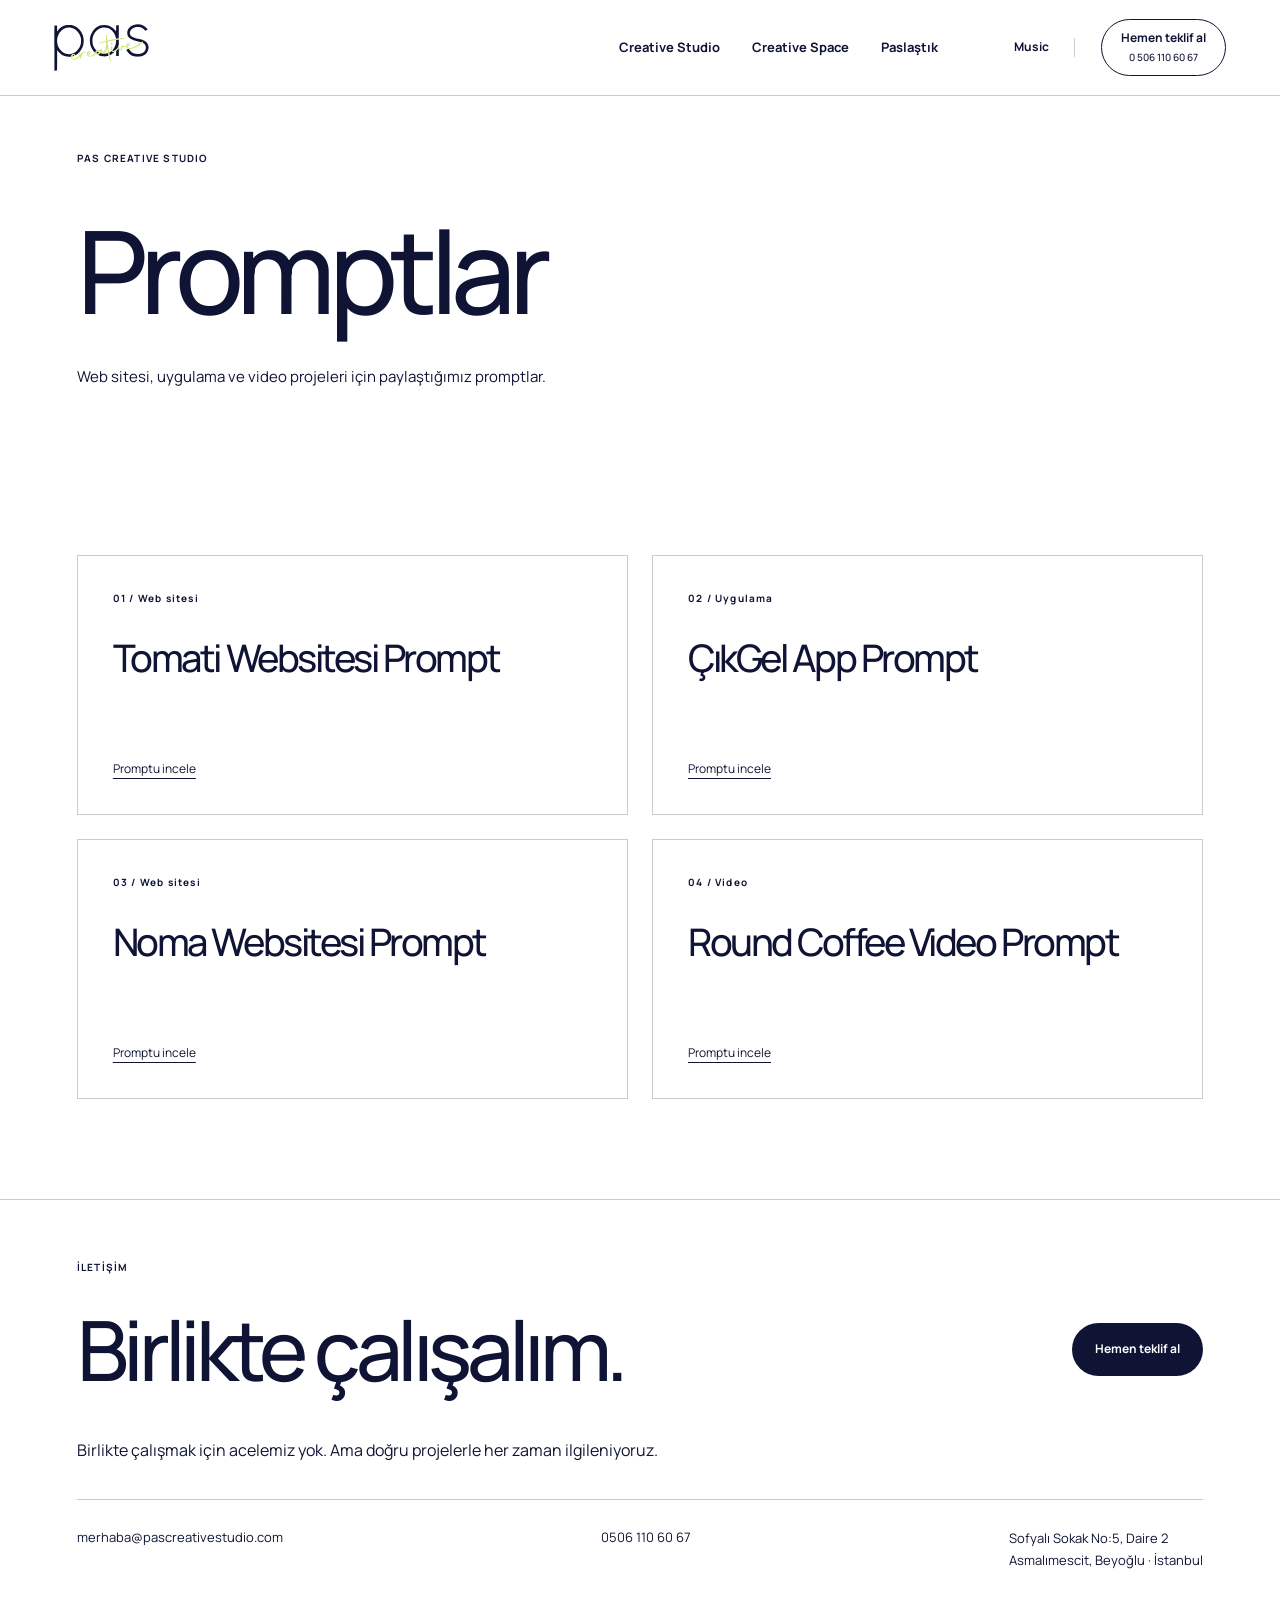
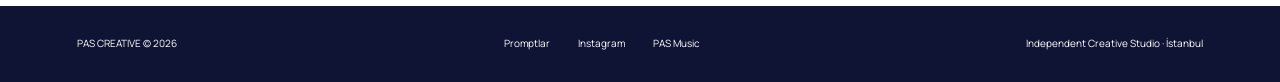
<file: promptlar/index.html>
<!doctype html><html lang="tr"><head><meta charset="utf-8"><meta name="viewport" content="width=device-width,initial-scale=1"><title>Promptlar | PAS Creative Studio</title><meta name="description" content="PAS Creative Studio: marka kimliği, web tasarımı, sosyal medya ve prodüksiyon. PAS Creative Space: Beyoğlu'nda kiralanabilir fotoğraf stüdyosu ve workshop alanı."><meta name="theme-color" content="#f2c4cd"><link rel="icon" href="/assets/lg-pas-creative.svg"><link rel="stylesheet" href="/assets/creative.css"><script defer src="/assets/packages.js"></script><script defer src="/assets/creative.js"></script></head><body data-page="prompts"><a class="skip" href="#main">İçeriğe geç</a><header><a class="brand" href="/creative/" aria-label="PAS Creative ana sayfa"><img src="/assets/lg-pas-creative.svg" alt="PAS Creative"></a><nav aria-label="Ana menü"><a href="/creative/hizmetler/" data-nav="studio">Creative Studio</a><a href="/creative/creative-space/" data-nav="space">Creative Space</a><a href="/creative/isler/" data-nav="works">Paslaştık</a></nav><div class="nav-end"><a class="music-link" href="/music/">Music </a><a class="small-cta quote-cta" href="tel:+905061106067"><span>Hemen teklif al</span><strong>0 506 110 60 67</strong></a><button class="menu-btn" aria-expanded="false" aria-label="Menüyü aç">☰</button></div></header><main id="main"><section class="section studio-hero"><span class="eyebrow">PAS CREATIVE STUDIO</span><h1>Promptlar</h1><p>Web sitesi, uygulama ve video projeleri için paylaştığımız promptlar.</p></section><section class="section"><div class="prompt-list"><a class="prompt-item" href="/promptlar/tomati-websitesi-prompt/"><span class="eyebrow">01 / Web sitesi</span><h2>Tomati Websitesi Prompt</h2><span class="prompt-open">Promptu incele</span></a><a class="prompt-item" href="/promptlar/cikgel-app-prompt/"><span class="eyebrow">02 / Uygulama</span><h2>ÇıkGel App Prompt</h2><span class="prompt-open">Promptu incele</span></a><a class="prompt-item" href="/promptlar/noma-websitesi-prompt/"><span class="eyebrow">03 / Web sitesi</span><h2>Noma Websitesi Prompt</h2><span class="prompt-open">Promptu incele</span></a><a class="prompt-item" href="/promptlar/round-coffee-video-prompt/"><span class="eyebrow">04 / Video</span><h2>Round Coffee Video Prompt</h2><span class="prompt-open">Promptu incele</span></a></div></section></main><section id="iletisim" class="contact"><div class="eyebrow">İLETİŞİM</div><div class="contact-line"><h2>Birlikte çalışalım.</h2><a class="button navy" href="tel:+905061106067">Hemen teklif al</a></div><p class="contact-note">Birlikte çalışmak için acelemiz yok. Ama doğru projelerle her zaman ilgileniyoruz.</p><div class="contact-bottom"><a href="mailto:merhaba@pascreativestudio.com">merhaba@pascreativestudio.com</a><a href="tel:+905061106067">0506 110 60 67</a><p>Sofyalı Sokak No:5, Daire 2<br>Asmalımescit, Beyoğlu · İstanbul</p></div></section><footer><a href="/creative/">PAS CREATIVE © 2026</a><div><a href="/promptlar/">Promptlar </a><a href="https://www.instagram.com/pascreatives/" target="_blank" rel="noopener">Instagram </a><a href="/music/">PAS Music </a></div><span>Independent Creative Studio · İstanbul</span></footer><dialog id="lightbox"><button class="close" aria-label="Fotoğrafı kapat">×</button><img alt=""><p></p><div class="light-controls"><button id="prev-photo" aria-label="Önceki fotoğraf">Önceki</button><span id="photo-count"></span><button id="next-photo" aria-label="Sonraki fotoğraf">Sonraki</button></div></dialog><dialog id="booking"><button class="close" aria-label="Kiralama penceresini kapat">×</button><p class="eyebrow">CREATIVE SPACE / KİRALAMA</p><h2>Kiralama talebi.</h2><a class="booking-phone" href="tel:+905061106067">Hemen teklif al · 0 506 110 60 67</a><div class="steps"><span>01 Paket</span><span>02 Ek hizmetler</span><span>03 Talep</span></div><div id="booking-content"></div><div class="booking-bottom"><button id="back-step" class="text-btn"> Geri</button><div aria-live="polite"><small>KDV hariç tahmini toplam</small><strong id="total"></strong></div><button id="next-step" class="button navy">Devam </button></div></dialog></body></html>
</file>
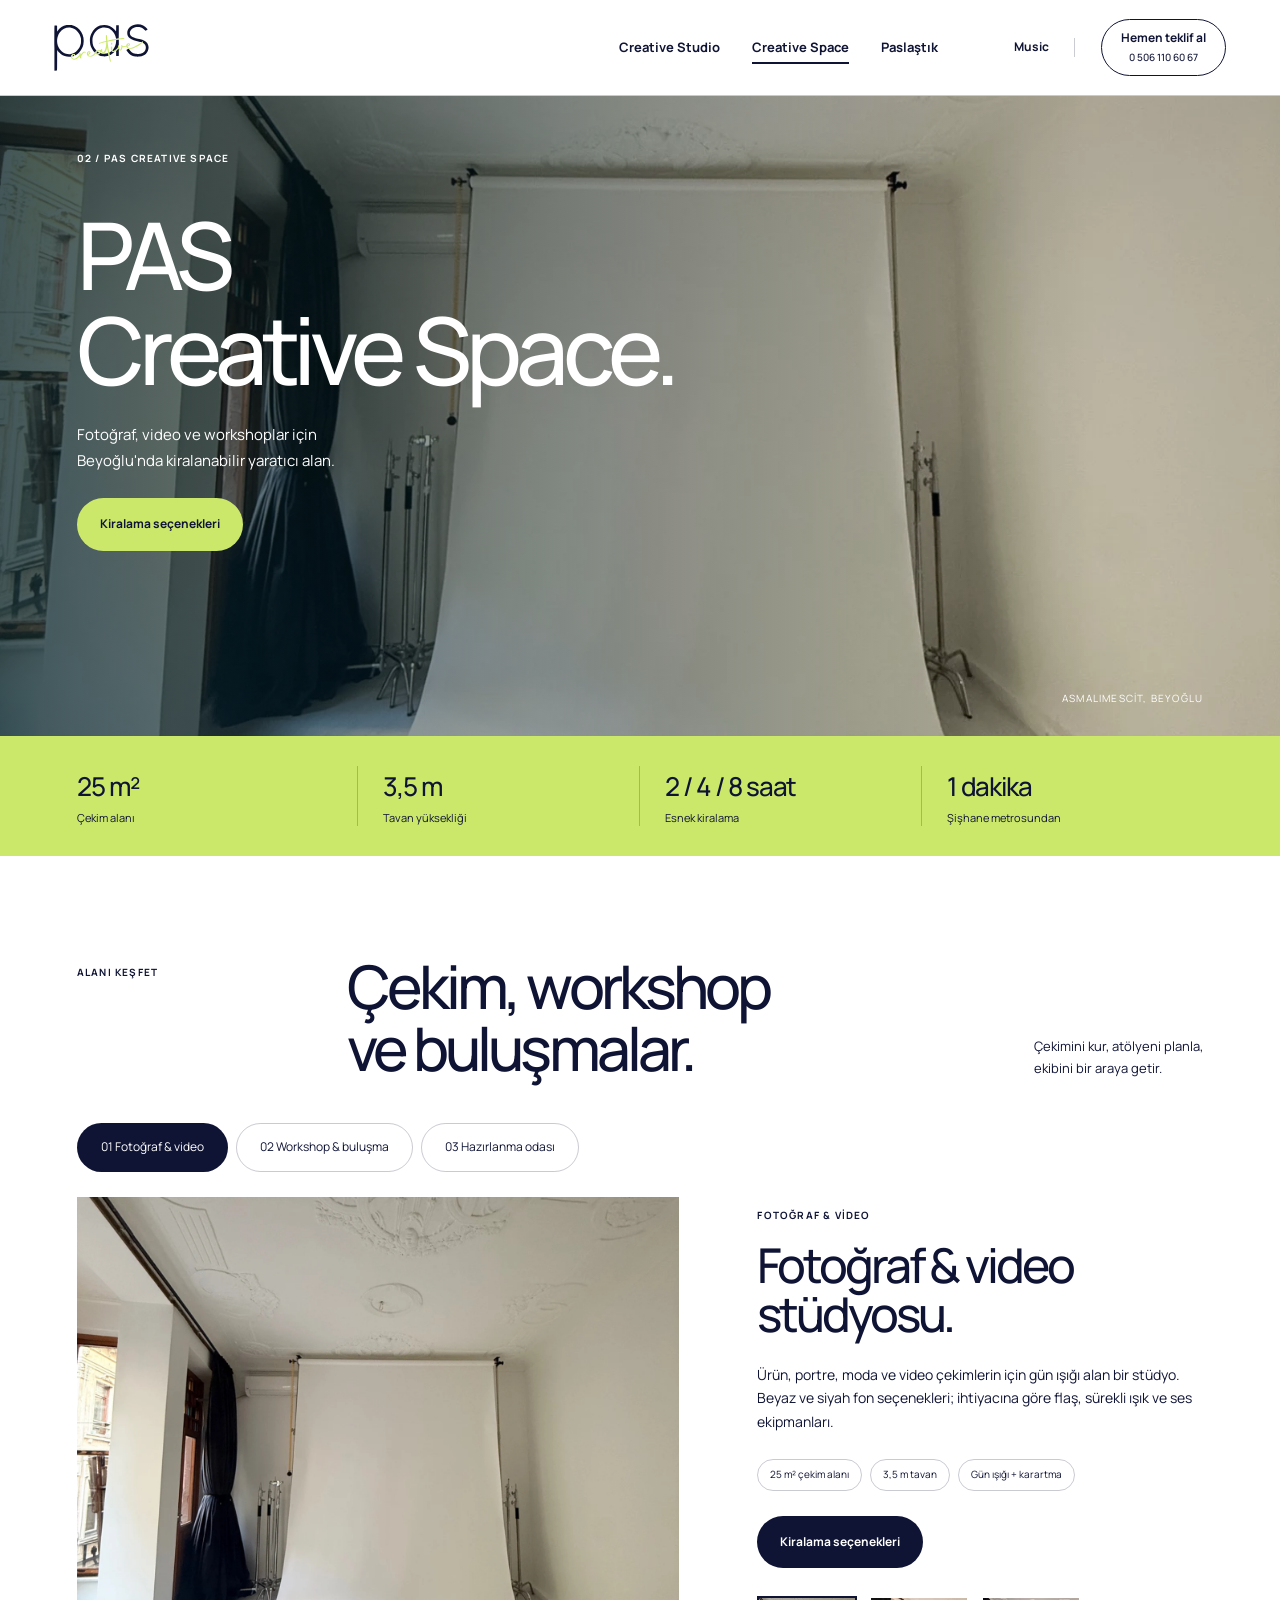
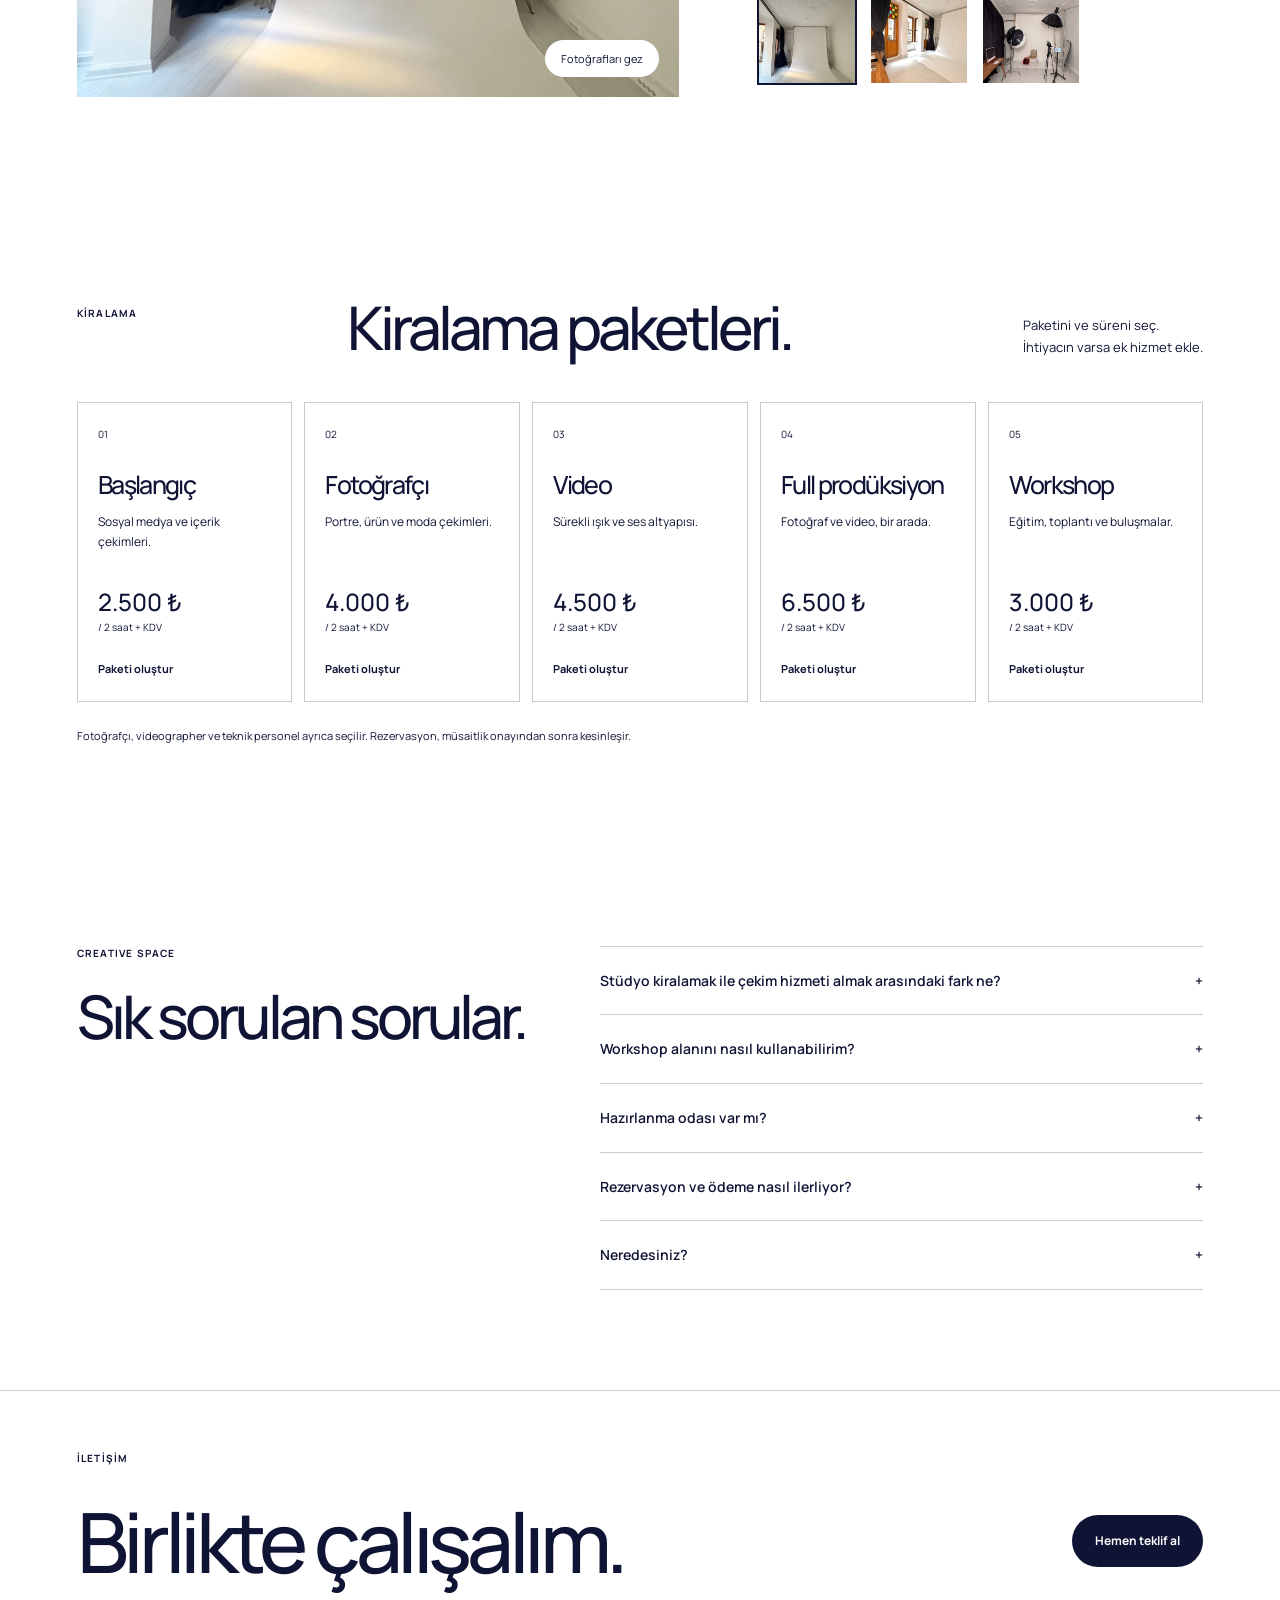
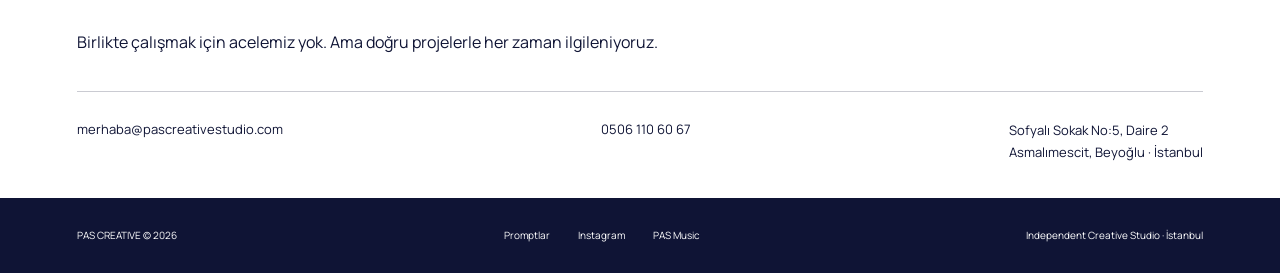
<file: creative/creative-space/index.html>
<!doctype html><html lang="tr"><head><meta charset="utf-8"><meta name="viewport" content="width=device-width,initial-scale=1"><title>Fotoğraf stüdyosu & workshop alanı | PAS Creative</title><meta name="description" content="PAS Creative Studio: marka kimliği, web tasarımı, sosyal medya ve prodüksiyon. PAS Creative Space: Beyoğlu'nda kiralanabilir fotoğraf stüdyosu ve workshop alanı."><meta name="theme-color" content="#f2c4cd"><link rel="icon" href="/assets/lg-pas-creative.svg"><link rel="stylesheet" href="/assets/creative.css"><script defer src="/assets/packages.js"></script><script defer src="/assets/creative.js"></script></head><body data-page="space"><a class="skip" href="#main">İçeriğe geç</a><header><a class="brand" href="/creative/" aria-label="PAS Creative ana sayfa"><img src="/assets/lg-pas-creative.svg" alt="PAS Creative"></a><nav aria-label="Ana menü"><a href="/creative/hizmetler/" data-nav="studio">Creative Studio</a><a href="/creative/creative-space/" data-nav="space">Creative Space</a><a href="/creative/isler/" data-nav="works">Paslaştık</a></nav><div class="nav-end"><a class="music-link" href="/music/">Music </a><a class="small-cta quote-cta" href="tel:+905061106067"><span>Hemen teklif al</span><strong>0 506 110 60 67</strong></a><button class="menu-btn" aria-expanded="false" aria-label="Menüyü aç">☰</button></div></header><main id="main"><section class="space-hero"><img src="/assets/studio-front.webp" alt="Beyoğlu'nda PAS fotoğraf stüdyosu"><div class="space-hero-content"><span class="eyebrow">02 / PAS CREATIVE SPACE</span><h1>PAS<br>Creative Space.</h1><p>Fotoğraf, video ve workshoplar için<br>Beyoğlu'nda kiralanabilir yaratıcı alan.</p><button class="button lime" data-book>Kiralama seçenekleri </button></div><span class="space-location">ASMALIMESCİT, BEYOĞLU </span></section><div class="facts"><span><b>25 m²</b>Çekim alanı</span><span><b>3,5 m</b>Tavan yüksekliği</span><span><b>2 / 4 / 8 saat</b>Esnek kiralama</span><span><b>1 dakika</b>Şişhane metrosundan</span></div><section class="section tour" id="alanlar"><div class="section-head"><span class="eyebrow">ALANI KEŞFET</span><h2>Çekim, workshop<br>ve buluşmalar.</h2><p>Çekimini kur, atölyeni planla,<br>ekibini bir araya getir.</p></div><div class="scene-tabs" role="tablist" aria-label="Alan türü"><button role="tab" aria-selected="true" data-scene="photo">01 Fotoğraf & video</button><button role="tab" aria-selected="false" data-scene="workshop">02 Workshop & buluşma</button><button role="tab" aria-selected="false" data-scene="dressing">03 Hazırlanma odası</button></div><div id="scene-panel" role="tabpanel"></div></section><section class="section rental" id="paketler"><div class="section-head"><span class="eyebrow">KİRALAMA</span><h2>Kiralama paketleri.</h2><p>Paketini ve süreni seç.<br>İhtiyacın varsa ek hizmet ekle.</p></div><div class="package-cards"><button data-book="0" class="package-card"><span>01</span><h3>Başlangıç</h3><p>Sosyal medya ve içerik çekimleri.</p><div><b>2.500 ₺</b><small> / 2 saat + KDV</small></div><strong>Paketi oluştur </strong></button><button data-book="1" class="package-card"><span>02</span><h3>Fotoğrafçı</h3><p>Portre, ürün ve moda çekimleri.</p><div><b>4.000 ₺</b><small> / 2 saat + KDV</small></div><strong>Paketi oluştur </strong></button><button data-book="2" class="package-card"><span>03</span><h3>Video</h3><p>Sürekli ışık ve ses altyapısı.</p><div><b>4.500 ₺</b><small> / 2 saat + KDV</small></div><strong>Paketi oluştur </strong></button><button data-book="3" class="package-card"><span>04</span><h3>Full prodüksiyon</h3><p>Fotoğraf ve video, bir arada.</p><div><b>6.500 ₺</b><small> / 2 saat + KDV</small></div><strong>Paketi oluştur </strong></button><button data-book="4" class="package-card"><span>05</span><h3>Workshop</h3><p>Eğitim, toplantı ve buluşmalar.</p><div><b>3.000 ₺</b><small> / 2 saat + KDV</small></div><strong>Paketi oluştur </strong></button></div><p class="rental-note">Fotoğrafçı, videographer ve teknik personel ayrıca seçilir. Rezervasyon, müsaitlik onayından sonra kesinleşir.</p></section><section class="section faq"><div><span class="eyebrow">CREATIVE SPACE</span><h2>Sık sorulan sorular.</h2></div><div><details><summary>Stüdyo kiralamak ile çekim hizmeti almak arasındaki fark ne?</summary><p>Alan kiralamada kendi ekibinle gelip seçtiğin paketin ekipmanını kullanırsın. Çekimi PAS ekibinin yapmasını istersen fotoğrafçı veya videographer hizmetini ayrıca talep edebilirsin.</p></details><details><summary>Workshop alanını nasıl kullanabilirim?</summary><p>Eğitim, yaratıcı atölye, toplantı veya topluluk buluşman için kiralayabilirsin. Masa düzeninde 20, sandalye düzeninde 30 kişiye kadar seçenek bulunur. Etkinliğine uygun yerleşimi birlikte netleştiririz.</p></details><details><summary>Hazırlanma odası var mı?</summary><p>Evet. Küçük oda, çekim öncesi hazırlanma ve kıyafet değişimi için ayrılmıştır. Askılık ve buharlı ütü kiralama olanakları arasındadır.</p></details><details><summary>Rezervasyon ve ödeme nasıl ilerliyor?</summary><p>Paketini oluşturup e-posta ile müsaitlik talebi iletirsin. PAS onayından sonra toplam bedelin %30'u ön ödeme olarak alınır. Siteden ödeme alınmaz; fiyatlara KDV dahil değildir.</p></details><details><summary>Neredesiniz?</summary><p>Sofyalı Sokak No:5 Daire 2, Asmalımescit, Beyoğlu. Şişhane Metro İstasyonu'na yaklaşık bir dakika yürüme mesafesindeyiz.</p></details></div></section></main><section id="iletisim" class="contact"><div class="eyebrow">İLETİŞİM</div><div class="contact-line"><h2>Birlikte çalışalım.</h2><a class="button navy" href="tel:+905061106067">Hemen teklif al</a></div><p class="contact-note">Birlikte çalışmak için acelemiz yok. Ama doğru projelerle her zaman ilgileniyoruz.</p><div class="contact-bottom"><a href="mailto:merhaba@pascreativestudio.com">merhaba@pascreativestudio.com</a><a href="tel:+905061106067">0506 110 60 67</a><p>Sofyalı Sokak No:5, Daire 2<br>Asmalımescit, Beyoğlu · İstanbul</p></div></section><footer><a href="/creative/">PAS CREATIVE © 2026</a><div><a href="/promptlar/">Promptlar </a><a href="https://www.instagram.com/pascreatives/" target="_blank" rel="noopener">Instagram </a><a href="/music/">PAS Music </a></div><span>Independent Creative Studio · İstanbul</span></footer><dialog id="lightbox"><button class="close" aria-label="Fotoğrafı kapat">×</button><img alt=""><p></p><div class="light-controls"><button id="prev-photo" aria-label="Önceki fotoğraf">Önceki</button><span id="photo-count"></span><button id="next-photo" aria-label="Sonraki fotoğraf">Sonraki</button></div></dialog><dialog id="booking"><button class="close" aria-label="Kiralama penceresini kapat">×</button><p class="eyebrow">CREATIVE SPACE / KİRALAMA</p><h2>Kiralama talebi.</h2><a class="booking-phone" href="tel:+905061106067">Hemen teklif al · 0 506 110 60 67</a><div class="steps"><span>01 Paket</span><span>02 Ek hizmetler</span><span>03 Talep</span></div><div id="booking-content"></div><div class="booking-bottom"><button id="back-step" class="text-btn"> Geri</button><div aria-live="polite"><small>KDV hariç tahmini toplam</small><strong id="total"></strong></div><button id="next-step" class="button navy">Devam </button></div></dialog></body></html>
</file>
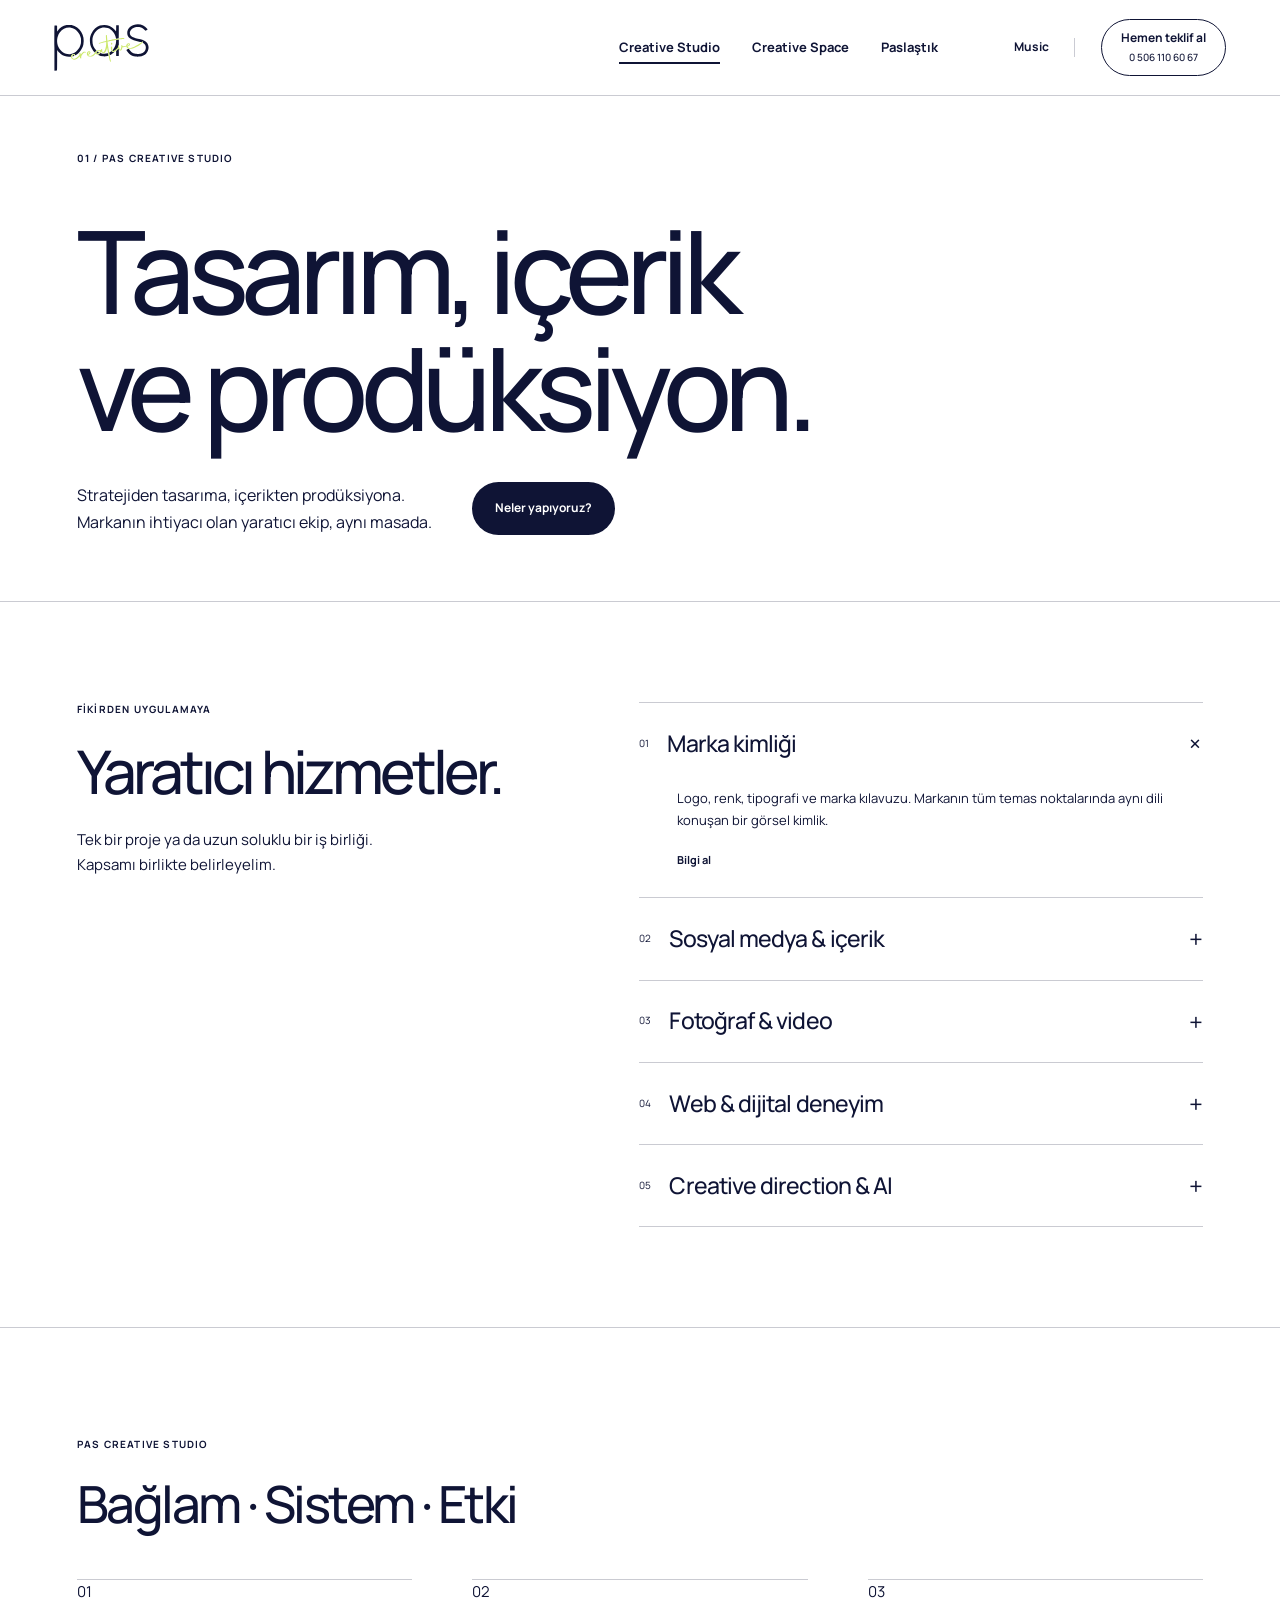
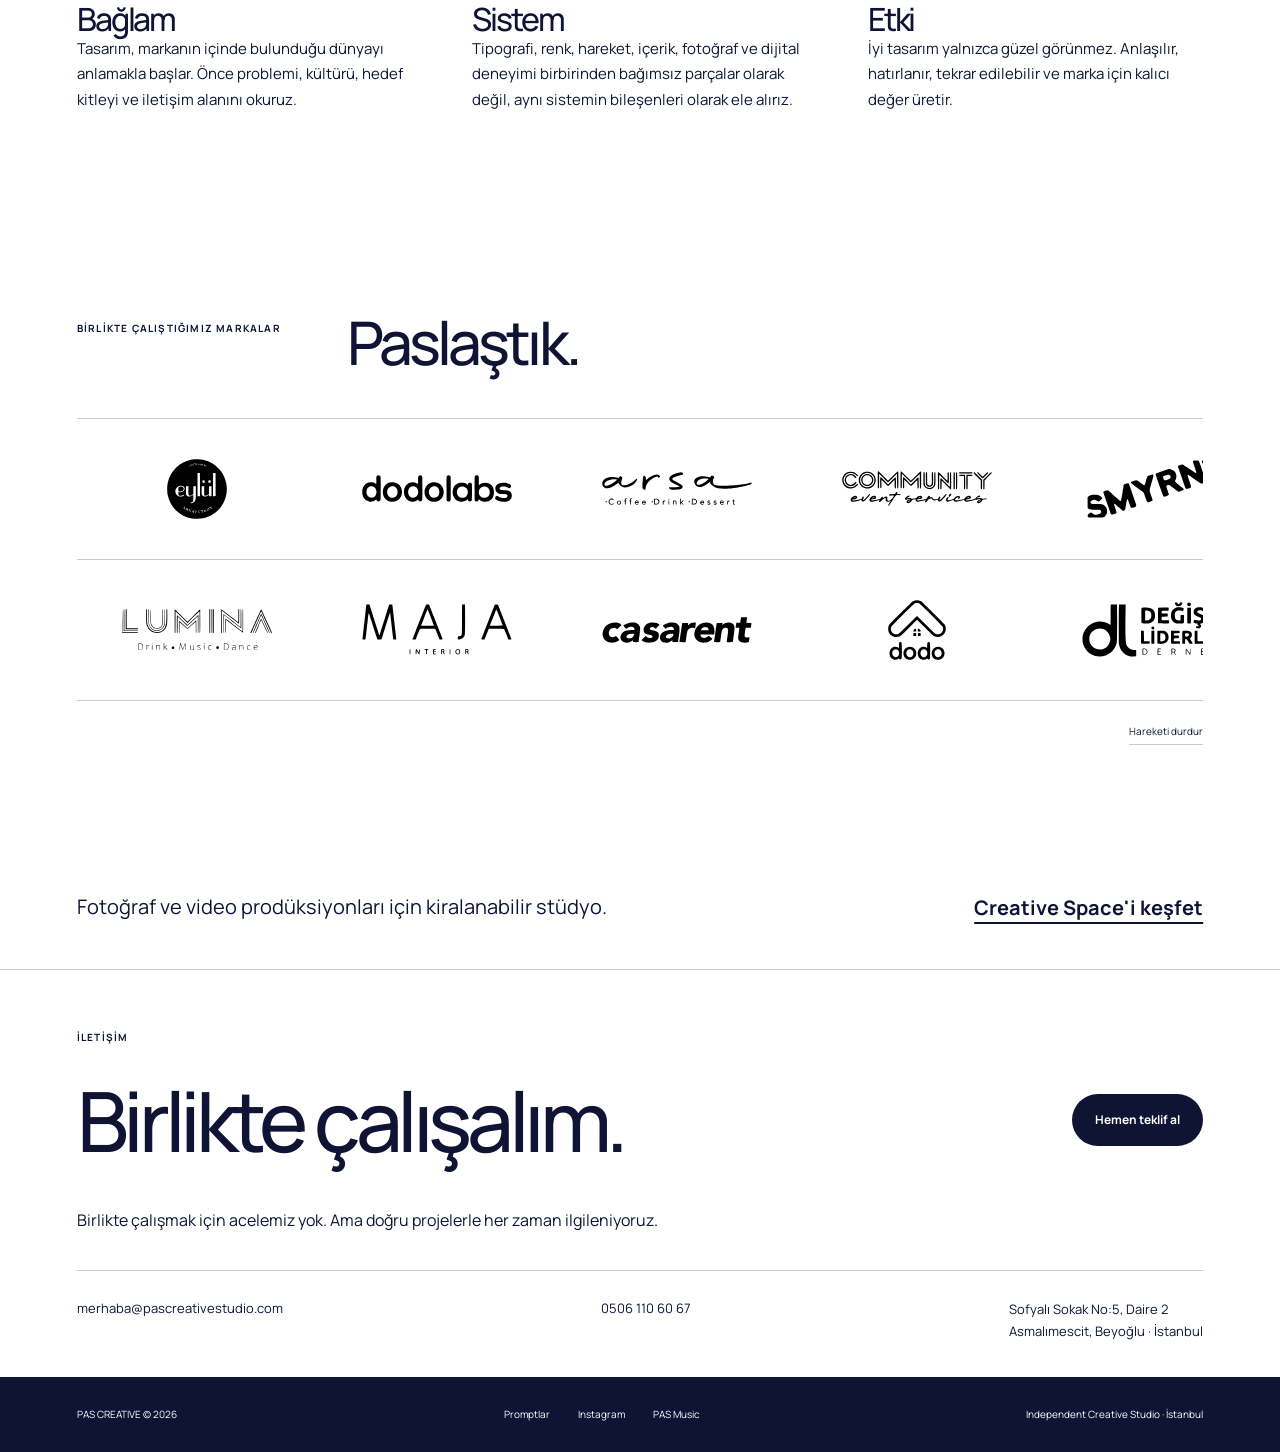
<file: creative/hizmetler/index.html>
<!doctype html><html lang="tr"><head><meta charset="utf-8"><meta name="viewport" content="width=device-width,initial-scale=1"><title>Yaratıcı hizmetler | PAS Creative</title><meta name="description" content="PAS Creative Studio: marka kimliği, web tasarımı, sosyal medya ve prodüksiyon. PAS Creative Space: Beyoğlu'nda kiralanabilir fotoğraf stüdyosu ve workshop alanı."><meta name="theme-color" content="#f2c4cd"><link rel="icon" href="/assets/lg-pas-creative.svg"><link rel="stylesheet" href="/assets/creative.css"><script defer src="/assets/packages.js"></script><script defer src="/assets/creative.js"></script></head><body data-page="studio"><a class="skip" href="#main">İçeriğe geç</a><header><a class="brand" href="/creative/" aria-label="PAS Creative ana sayfa"><img src="/assets/lg-pas-creative.svg" alt="PAS Creative"></a><nav aria-label="Ana menü"><a href="/creative/hizmetler/" data-nav="studio">Creative Studio</a><a href="/creative/creative-space/" data-nav="space">Creative Space</a><a href="/creative/isler/" data-nav="works">Paslaştık</a></nav><div class="nav-end"><a class="music-link" href="/music/">Music </a><a class="small-cta quote-cta" href="tel:+905061106067"><span>Hemen teklif al</span><strong>0 506 110 60 67</strong></a><button class="menu-btn" aria-expanded="false" aria-label="Menüyü aç">☰</button></div></header><main id="main"><section class="studio-hero section"><span class="eyebrow">01 / PAS CREATIVE STUDIO</span><h1>Tasarım, içerik<br>ve prodüksiyon.</h1><div class="studio-hero-bottom"><p>Stratejiden tasarıma, içerikten prodüksiyona.<br>Markanın ihtiyacı olan yaratıcı ekip, aynı masada.</p><a class="button navy" href="#hizmetler">Neler yapıyoruz? </a></div></section><section id="hizmetler" class="section service-section"><div><span class="eyebrow">FİKİRDEN UYGULAMAYA</span><h2>Yaratıcı hizmetler.</h2><p>Tek bir proje ya da uzun soluklu bir iş birliği. Kapsamı birlikte belirleyelim.</p></div><div><details class="service" open><summary><span class="num">01</span><h3>Marka kimliği</h3><span class="plus">+</span></summary><div class="service-copy"><p>Logo, renk, tipografi ve marka kılavuzu. Markanın tüm temas noktalarında aynı dili konuşan bir görsel kimlik.</p><a href="mailto:merhaba@pascreativestudio.com?subject=Marka kimliği">Bilgi al </a></div></details><details class="service" ><summary><span class="num">02</span><h3>Sosyal medya & içerik</h3><span class="plus">+</span></summary><div class="service-copy"><p>İçerik stratejisi, görsel tasarım ve sosyal medya iletişimi. Markanın gündelik iletişimini birlikte planlayıp üretiyoruz.</p><a href="mailto:merhaba@pascreativestudio.com?subject=Sosyal medya & içerik">Bilgi al </a></div></details><details class="service" ><summary><span class="num">03</span><h3>Fotoğraf & video</h3><span class="plus">+</span></summary><div class="service-copy"><p>Ürün, portre, kampanya ve sosyal medya çekimleri. Yaratıcı yön, çekim ve post prodüksiyon sürecini aynı ekipte buluşturuyoruz.</p><a href="mailto:merhaba@pascreativestudio.com?subject=Fotoğraf & video">Bilgi al </a></div></details><details class="service" ><summary><span class="num">04</span><h3>Web & dijital deneyim</h3><span class="plus">+</span></summary><div class="service-copy"><p>Web tasarımı, etkileşim ve dijital iletişim. Markanı anlatan, ziyaretçiyi doğru adıma yönlendiren deneyimler.</p><a href="mailto:merhaba@pascreativestudio.com?subject=Web & dijital deneyim">Bilgi al </a></div></details><details class="service" ><summary><span class="num">05</span><h3>Creative direction & AI</h3><span class="plus">+</span></summary><div class="service-copy"><p>Kampanya fikri, sanat yönetimi ve AI destekli yaratıcı prodüksiyon. Fikirden görsel dünyaya, projenin yönünü birlikte belirliyoruz.</p><a href="mailto:merhaba@pascreativestudio.com?subject=Creative direction & AI">Bilgi al </a></div></details></div></section><section class="section philosophy" id="hakkimizda"><div class="section-head"><span class="eyebrow">PAS CREATIVE STUDIO</span><h2>Bağlam · Sistem · Etki</h2></div><div class="process-grid"><article><span>01</span><h3>Bağlam</h3><p>Tasarım, markanın içinde bulunduğu dünyayı anlamakla başlar. Önce problemi, kültürü, hedef kitleyi ve iletişim alanını okuruz.</p></article><article><span>02</span><h3>Sistem</h3><p>Tipografi, renk, hareket, içerik, fotoğraf ve dijital deneyimi birbirinden bağımsız parçalar olarak değil, aynı sistemin bileşenleri olarak ele alırız.</p></article><article><span>03</span><h3>Etki</h3><p>İyi tasarım yalnızca güzel görünmez. Anlaşılır, hatırlanır, tekrar edilebilir ve marka için kalıcı değer üretir.</p></article></div></section><section class="section clients"><div class="section-head"><span class="eyebrow">BİRLİKTE ÇALIŞTIĞIMIZ MARKALAR</span><h2>Paslaştık.</h2></div><div class="brand-strips"><div class="brand-strip"><div class="brand-track track-0"><div class="brand-group"><div class="client"><img loading="lazy" src="/assets/lg-eylul.svg" alt="Eylül Arnavutköy"></div><div class="client"><img loading="lazy" src="/assets/lg-dodolabs.svg" alt="Dodolabs"></div><div class="client"><img loading="lazy" src="/assets/lg-arsa.svg" alt="Arsa"></div><div class="client"><img loading="lazy" src="/assets/lg-ces.svg" alt="Community Event Services"></div><div class="client"><img loading="lazy" src="/assets/lg-smyrna.svg" alt="Smyrna"></div></div><div class="brand-group" aria-hidden="true"><div class="client"><img loading="lazy" src="/assets/lg-eylul.svg" alt="Eylül Arnavutköy"></div><div class="client"><img loading="lazy" src="/assets/lg-dodolabs.svg" alt="Dodolabs"></div><div class="client"><img loading="lazy" src="/assets/lg-arsa.svg" alt="Arsa"></div><div class="client"><img loading="lazy" src="/assets/lg-ces.svg" alt="Community Event Services"></div><div class="client"><img loading="lazy" src="/assets/lg-smyrna.svg" alt="Smyrna"></div></div></div></div><div class="brand-strip"><div class="brand-track track-1"><div class="brand-group"><div class="client"><img loading="lazy" src="/assets/lg-lumina.svg" alt="Lumina"></div><div class="client"><img loading="lazy" src="/assets/lg-maja.svg" alt="Maja Interior"></div><div class="client"><img loading="lazy" src="/assets/lg-casarent.svg" alt="Casarent"></div><div class="client"><img loading="lazy" src="/assets/lg-dodo.svg" alt="Dodo"></div><div class="client"><img loading="lazy" src="/assets/lg-dld.svg" alt="Değişim Liderleri Derneği"></div></div><div class="brand-group" aria-hidden="true"><div class="client"><img loading="lazy" src="/assets/lg-lumina.svg" alt="Lumina"></div><div class="client"><img loading="lazy" src="/assets/lg-maja.svg" alt="Maja Interior"></div><div class="client"><img loading="lazy" src="/assets/lg-casarent.svg" alt="Casarent"></div><div class="client"><img loading="lazy" src="/assets/lg-dodo.svg" alt="Dodo"></div><div class="client"><img loading="lazy" src="/assets/lg-dld.svg" alt="Değişim Liderleri Derneği"></div></div></div></div></div><button class="brand-motion" type="button" aria-pressed="false">Hareketi durdur</button></section><section class="crosslink"><p>Fotoğraf ve video prodüksiyonları için kiralanabilir stüdyo.</p><a href="/creative/creative-space/">Creative Space'i keşfet </a></section></main><section id="iletisim" class="contact"><div class="eyebrow">İLETİŞİM</div><div class="contact-line"><h2>Birlikte çalışalım.</h2><a class="button navy" href="tel:+905061106067">Hemen teklif al</a></div><p class="contact-note">Birlikte çalışmak için acelemiz yok. Ama doğru projelerle her zaman ilgileniyoruz.</p><div class="contact-bottom"><a href="mailto:merhaba@pascreativestudio.com">merhaba@pascreativestudio.com</a><a href="tel:+905061106067">0506 110 60 67</a><p>Sofyalı Sokak No:5, Daire 2<br>Asmalımescit, Beyoğlu · İstanbul</p></div></section><footer><a href="/creative/">PAS CREATIVE © 2026</a><div><a href="/promptlar/">Promptlar </a><a href="https://www.instagram.com/pascreatives/" target="_blank" rel="noopener">Instagram </a><a href="/music/">PAS Music </a></div><span>Independent Creative Studio · İstanbul</span></footer><dialog id="lightbox"><button class="close" aria-label="Fotoğrafı kapat">×</button><img alt=""><p></p><div class="light-controls"><button id="prev-photo" aria-label="Önceki fotoğraf">Önceki</button><span id="photo-count"></span><button id="next-photo" aria-label="Sonraki fotoğraf">Sonraki</button></div></dialog><dialog id="booking"><button class="close" aria-label="Kiralama penceresini kapat">×</button><p class="eyebrow">CREATIVE SPACE / KİRALAMA</p><h2>Kiralama talebi.</h2><a class="booking-phone" href="tel:+905061106067">Hemen teklif al · 0 506 110 60 67</a><div class="steps"><span>01 Paket</span><span>02 Ek hizmetler</span><span>03 Talep</span></div><div id="booking-content"></div><div class="booking-bottom"><button id="back-step" class="text-btn"> Geri</button><div aria-live="polite"><small>KDV hariç tahmini toplam</small><strong id="total"></strong></div><button id="next-step" class="button navy">Devam </button></div></dialog></body></html>
</file>
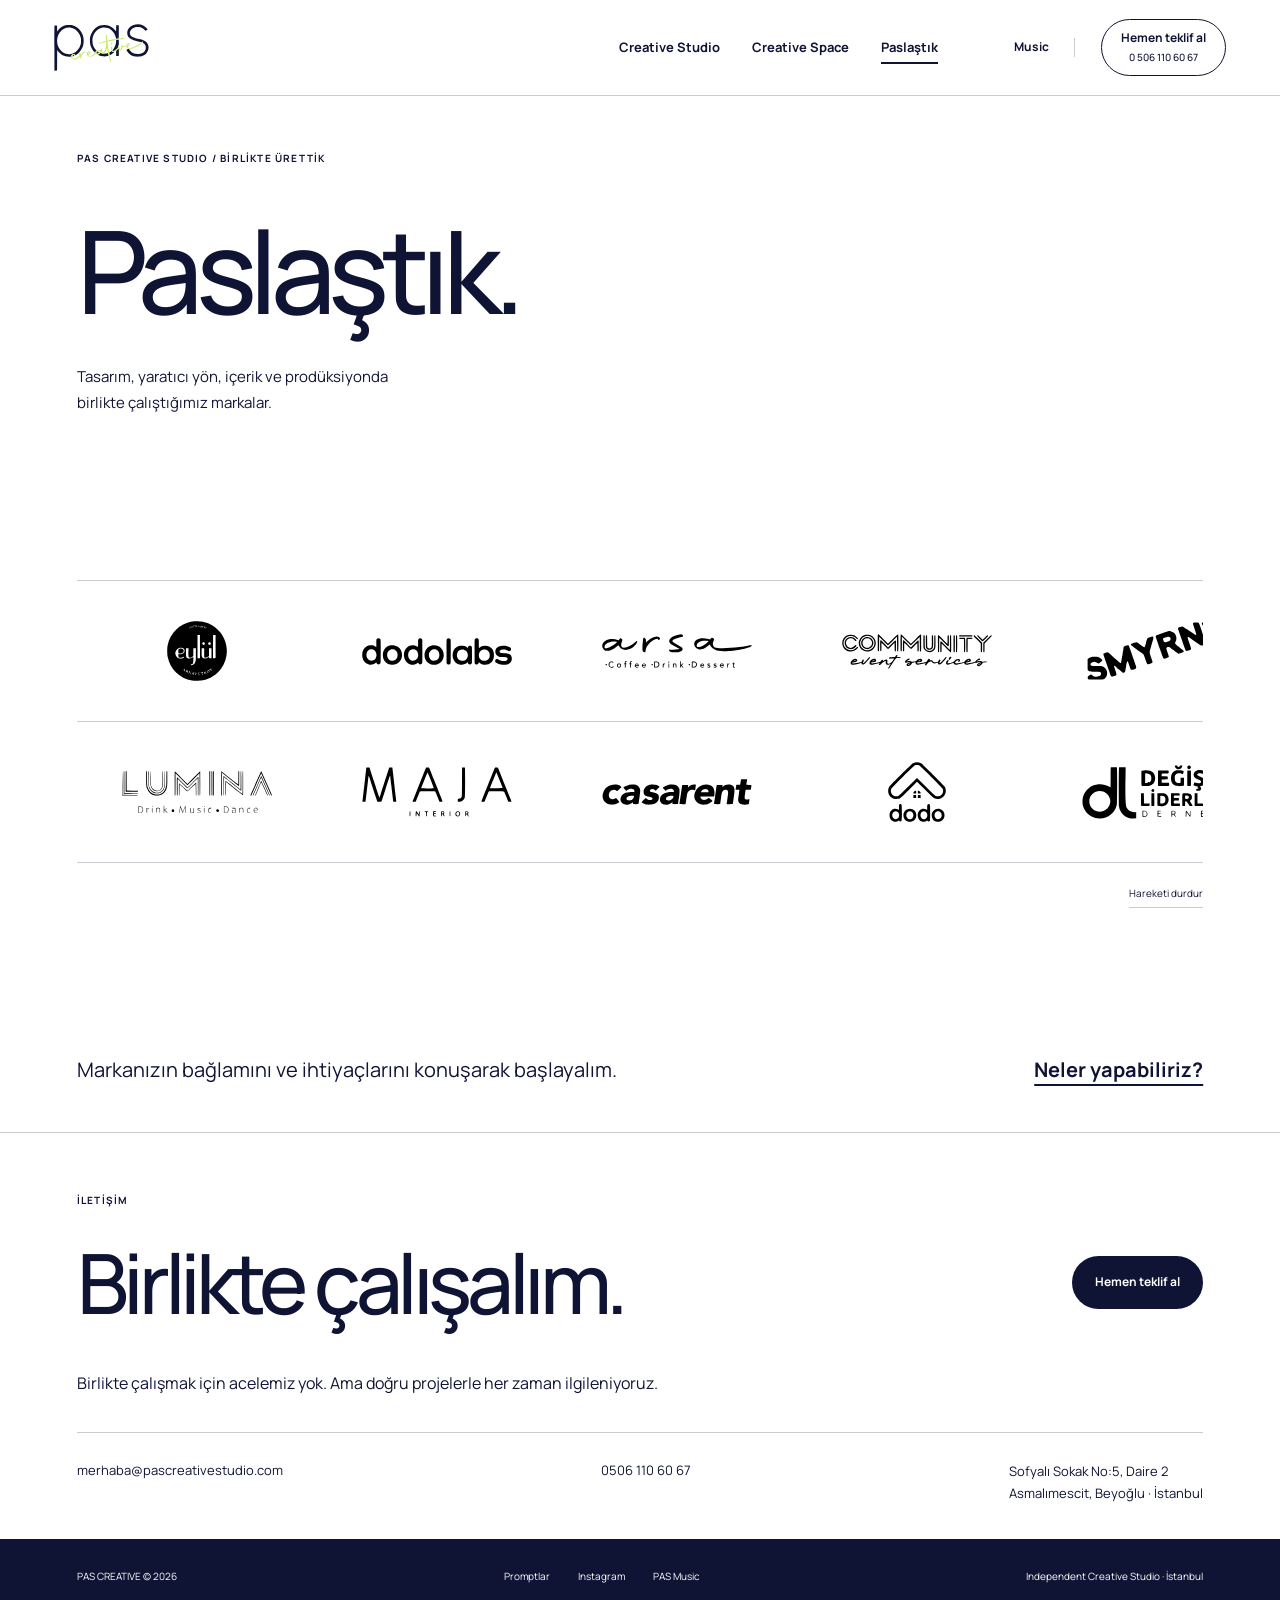
<file: creative/isler/index.html>
<!doctype html><html lang="tr"><head><meta charset="utf-8"><meta name="viewport" content="width=device-width,initial-scale=1"><title>Paslaştık | PAS Creative</title><meta name="description" content="PAS Creative Studio: marka kimliği, web tasarımı, sosyal medya ve prodüksiyon. PAS Creative Space: Beyoğlu'nda kiralanabilir fotoğraf stüdyosu ve workshop alanı."><meta name="theme-color" content="#f2c4cd"><link rel="icon" href="/assets/lg-pas-creative.svg"><link rel="stylesheet" href="/assets/creative.css"><script defer src="/assets/packages.js"></script><script defer src="/assets/creative.js"></script></head><body data-page="works"><a class="skip" href="#main">İçeriğe geç</a><header><a class="brand" href="/creative/" aria-label="PAS Creative ana sayfa"><img src="/assets/lg-pas-creative.svg" alt="PAS Creative"></a><nav aria-label="Ana menü"><a href="/creative/hizmetler/" data-nav="studio">Creative Studio</a><a href="/creative/creative-space/" data-nav="space">Creative Space</a><a href="/creative/isler/" data-nav="works">Paslaştık</a></nav><div class="nav-end"><a class="music-link" href="/music/">Music </a><a class="small-cta quote-cta" href="tel:+905061106067"><span>Hemen teklif al</span><strong>0 506 110 60 67</strong></a><button class="menu-btn" aria-expanded="false" aria-label="Menüyü aç">☰</button></div></header><main id="main"><section class="studio-hero section"><span class="eyebrow">PAS CREATIVE STUDIO / BİRLİKTE ÜRETTİK</span><h1>Paslaştık.</h1><p>Tasarım, yaratıcı yön, içerik ve prodüksiyonda<br>birlikte çalıştığımız markalar.</p></section><section class="section clients"><div class="brand-strips"><div class="brand-strip"><div class="brand-track track-0"><div class="brand-group"><div class="client"><img loading="lazy" src="/assets/lg-eylul.svg" alt="Eylül Arnavutköy"></div><div class="client"><img loading="lazy" src="/assets/lg-dodolabs.svg" alt="Dodolabs"></div><div class="client"><img loading="lazy" src="/assets/lg-arsa.svg" alt="Arsa"></div><div class="client"><img loading="lazy" src="/assets/lg-ces.svg" alt="Community Event Services"></div><div class="client"><img loading="lazy" src="/assets/lg-smyrna.svg" alt="Smyrna"></div></div><div class="brand-group" aria-hidden="true"><div class="client"><img loading="lazy" src="/assets/lg-eylul.svg" alt="Eylül Arnavutköy"></div><div class="client"><img loading="lazy" src="/assets/lg-dodolabs.svg" alt="Dodolabs"></div><div class="client"><img loading="lazy" src="/assets/lg-arsa.svg" alt="Arsa"></div><div class="client"><img loading="lazy" src="/assets/lg-ces.svg" alt="Community Event Services"></div><div class="client"><img loading="lazy" src="/assets/lg-smyrna.svg" alt="Smyrna"></div></div></div></div><div class="brand-strip"><div class="brand-track track-1"><div class="brand-group"><div class="client"><img loading="lazy" src="/assets/lg-lumina.svg" alt="Lumina"></div><div class="client"><img loading="lazy" src="/assets/lg-maja.svg" alt="Maja Interior"></div><div class="client"><img loading="lazy" src="/assets/lg-casarent.svg" alt="Casarent"></div><div class="client"><img loading="lazy" src="/assets/lg-dodo.svg" alt="Dodo"></div><div class="client"><img loading="lazy" src="/assets/lg-dld.svg" alt="Değişim Liderleri Derneği"></div></div><div class="brand-group" aria-hidden="true"><div class="client"><img loading="lazy" src="/assets/lg-lumina.svg" alt="Lumina"></div><div class="client"><img loading="lazy" src="/assets/lg-maja.svg" alt="Maja Interior"></div><div class="client"><img loading="lazy" src="/assets/lg-casarent.svg" alt="Casarent"></div><div class="client"><img loading="lazy" src="/assets/lg-dodo.svg" alt="Dodo"></div><div class="client"><img loading="lazy" src="/assets/lg-dld.svg" alt="Değişim Liderleri Derneği"></div></div></div></div></div><button class="brand-motion" type="button" aria-pressed="false">Hareketi durdur</button></section><section class="crosslink"><p>Markanızın bağlamını ve ihtiyaçlarını konuşarak başlayalım.</p><a href="/creative/hizmetler/">Neler yapabiliriz? </a></section></main><section id="iletisim" class="contact"><div class="eyebrow">İLETİŞİM</div><div class="contact-line"><h2>Birlikte çalışalım.</h2><a class="button navy" href="tel:+905061106067">Hemen teklif al</a></div><p class="contact-note">Birlikte çalışmak için acelemiz yok. Ama doğru projelerle her zaman ilgileniyoruz.</p><div class="contact-bottom"><a href="mailto:merhaba@pascreativestudio.com">merhaba@pascreativestudio.com</a><a href="tel:+905061106067">0506 110 60 67</a><p>Sofyalı Sokak No:5, Daire 2<br>Asmalımescit, Beyoğlu · İstanbul</p></div></section><footer><a href="/creative/">PAS CREATIVE © 2026</a><div><a href="/promptlar/">Promptlar </a><a href="https://www.instagram.com/pascreatives/" target="_blank" rel="noopener">Instagram </a><a href="/music/">PAS Music </a></div><span>Independent Creative Studio · İstanbul</span></footer><dialog id="lightbox"><button class="close" aria-label="Fotoğrafı kapat">×</button><img alt=""><p></p><div class="light-controls"><button id="prev-photo" aria-label="Önceki fotoğraf">Önceki</button><span id="photo-count"></span><button id="next-photo" aria-label="Sonraki fotoğraf">Sonraki</button></div></dialog><dialog id="booking"><button class="close" aria-label="Kiralama penceresini kapat">×</button><p class="eyebrow">CREATIVE SPACE / KİRALAMA</p><h2>Kiralama talebi.</h2><a class="booking-phone" href="tel:+905061106067">Hemen teklif al · 0 506 110 60 67</a><div class="steps"><span>01 Paket</span><span>02 Ek hizmetler</span><span>03 Talep</span></div><div id="booking-content"></div><div class="booking-bottom"><button id="back-step" class="text-btn"> Geri</button><div aria-live="polite"><small>KDV hariç tahmini toplam</small><strong id="total"></strong></div><button id="next-step" class="button navy">Devam </button></div></dialog></body></html>
</file>
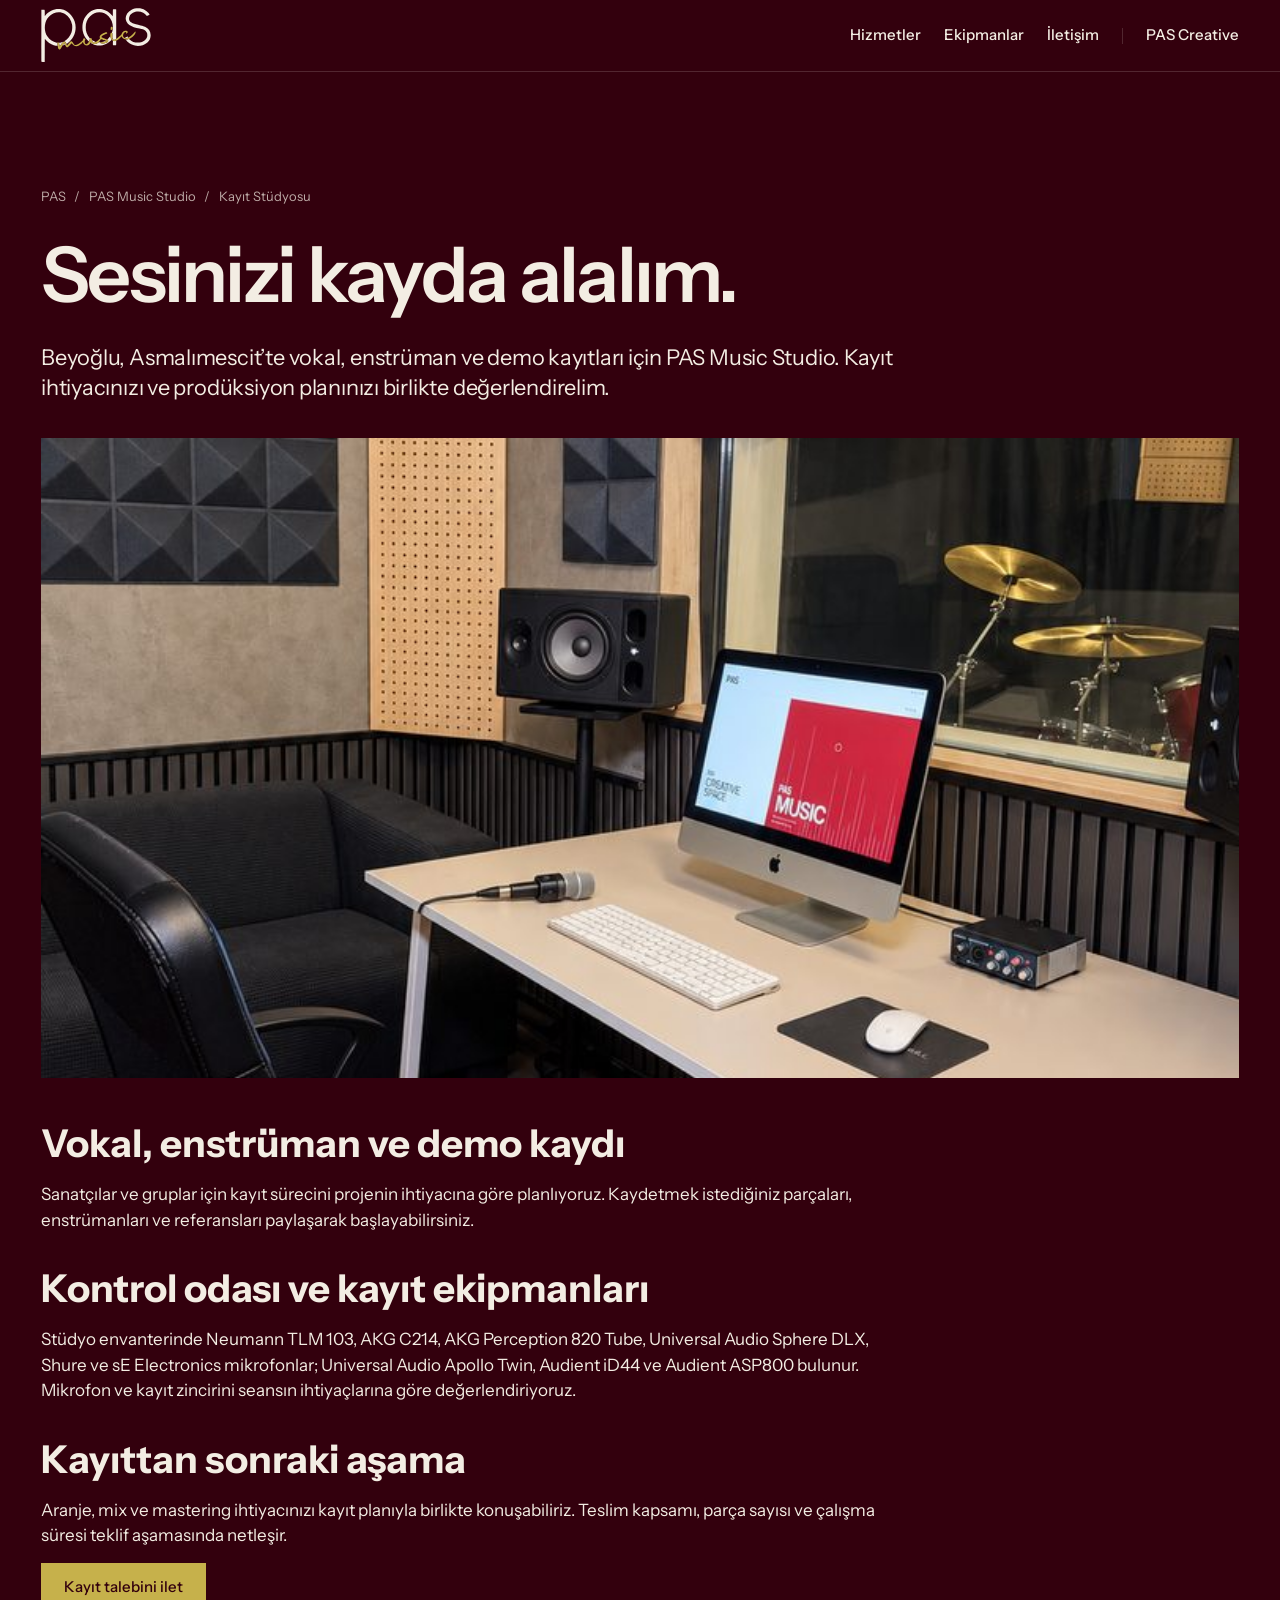
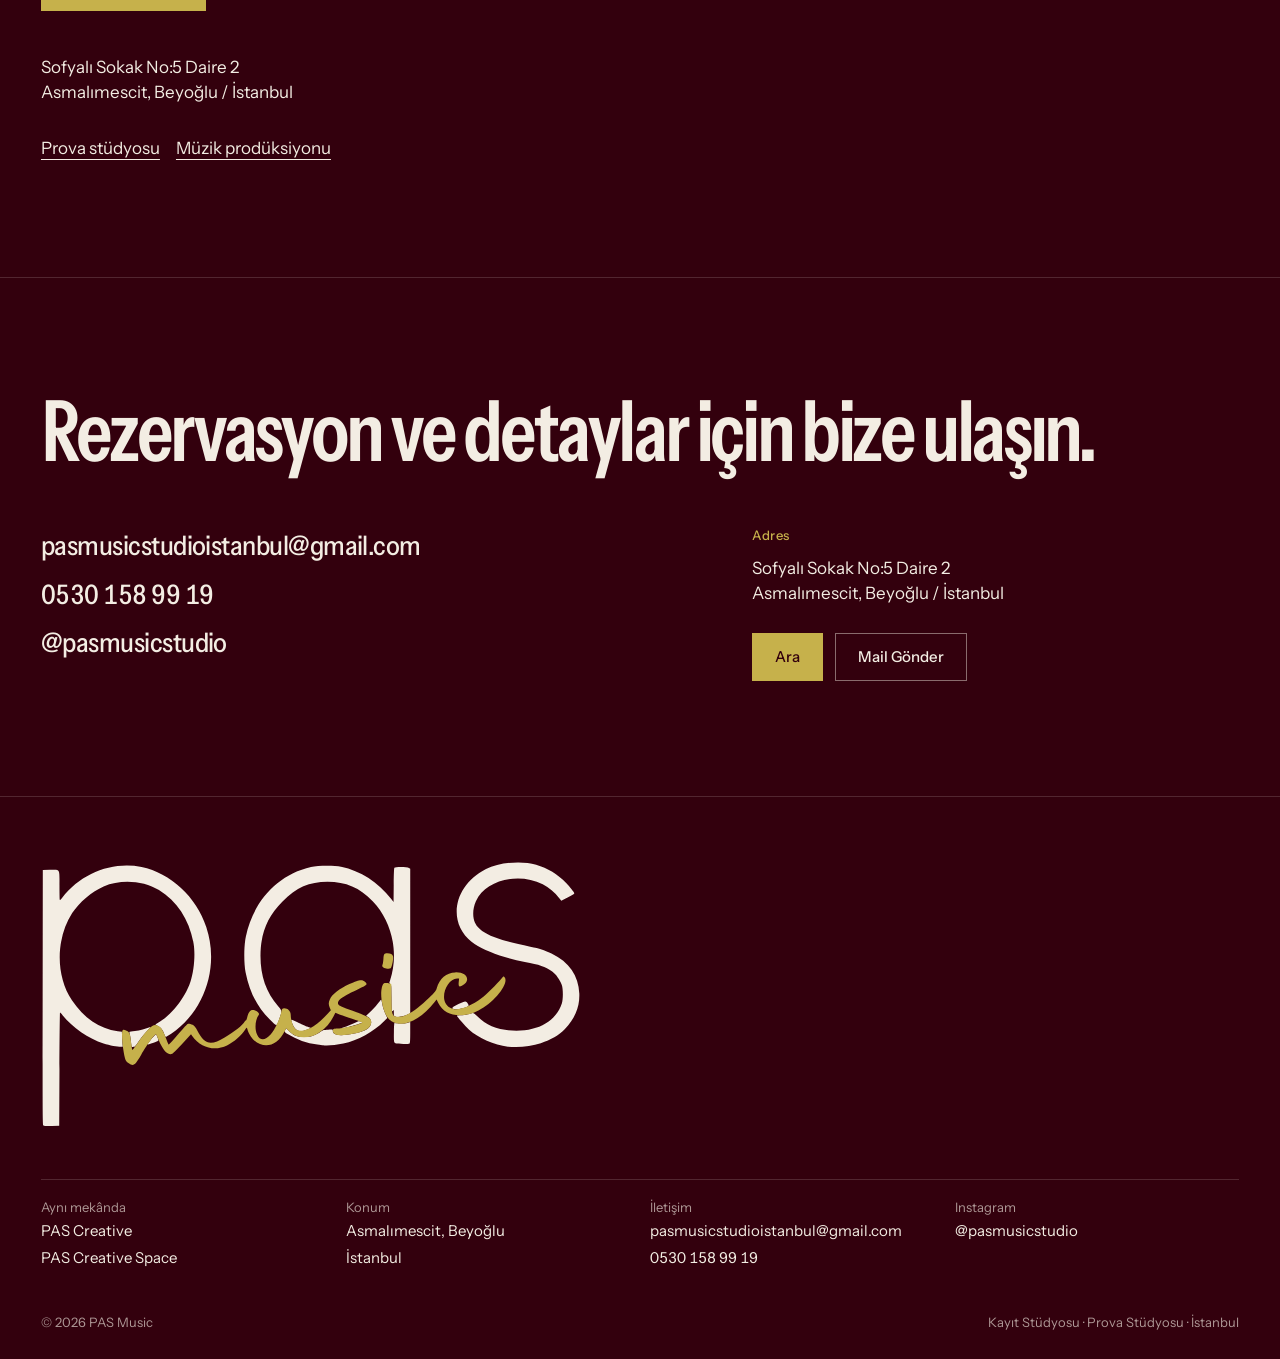
<file: music/kayit-studyosu/index.html>
<!DOCTYPE html><html lang="tr"><head>
<meta charset="utf-8">
<meta name="viewport" content="width=device-width, initial-scale=1, viewport-fit=cover">
<title>Beyoğlu Kayıt Stüdyosu | PAS Music Studio İstanbul</title>
<meta name="description" content="Beyoğlu, Asmalımescit’te vokal, enstrüman ve demo kayıtları için PAS Music Studio. Kayıt ihtiyacınızı ve prodüksiyon planınızı birlikte değerlendirelim.">
<meta name="robots" content="index, follow, max-image-preview:large">
<link rel="canonical" href="https://pascreativestudio.com/music/kayit-studyosu/">
<meta property="og:type" content="website">
<meta property="og:site_name" content="PAS Music">
<meta property="og:locale" content="tr_TR">
<meta property="og:title" content="Beyoğlu Kayıt Stüdyosu | PAS Music Studio İstanbul">
<meta property="og:description" content="Beyoğlu, Asmalımescit’te vokal, enstrüman ve demo kayıtları için PAS Music Studio. Kayıt ihtiyacınızı ve prodüksiyon planınızı birlikte değerlendirelim.">
<meta property="og:url" content="https://pascreativestudio.com/music/kayit-studyosu/">
<meta property="og:image" content="https://pascreativestudio.com/assets/music-preview.jpg">
<meta property="og:image:width" content="1200">
<meta property="og:image:height" content="630">
<meta name="twitter:card" content="summary_large_image">
<meta name="twitter:title" content="Beyoğlu Kayıt Stüdyosu | PAS Music Studio İstanbul">
<meta name="twitter:description" content="Beyoğlu, Asmalımescit’te vokal, enstrüman ve demo kayıtları için PAS Music Studio. Kayıt ihtiyacınızı ve prodüksiyon planınızı birlikte değerlendirelim.">
<meta name="twitter:image" content="https://pascreativestudio.com/assets/music-preview.jpg">
<meta name="theme-color" content="#33000d">
<meta name="geo.region" content="TR-34">
<meta name="geo.placename" content="Asmalımescit, Beyoğlu, İstanbul">
<link rel="preconnect" href="https://fonts.googleapis.com">
<link rel="preconnect" href="https://fonts.gstatic.com" crossorigin>
<link href="https://fonts.googleapis.com/css2?family=Instrument+Sans:wdth,wght@75..100,400..700&display=swap" rel="stylesheet">


<style>
/* Static SEO pages: existing visual tokens and components */
.seo-breadcrumb{display:flex;gap:.65em;flex-wrap:wrap;font-size:13px;margin-bottom:28px;opacity:.72}
.seo-detail{padding-block:clamp(48px,7vw,100px)}
.seo-detail h1{font-size:clamp(38px,6vw,88px);line-height:1.03;letter-spacing:-.035em;max-width:18ch;font-weight:600}
.seo-detail .lead{max-width:64ch;margin-top:28px}
.seo-copy{max-width:850px;margin:44px 0}.seo-copy h2{font-size:clamp(25px,3vw,40px);line-height:1.15;margin:34px 0 16px}.seo-copy p{margin:14px 0}
.seo-links{display:flex;gap:16px;flex-wrap:wrap;margin-top:30px}.seo-links a{text-decoration:underline;text-underline-offset:5px}
.seo-photo{width:100%;max-height:640px;object-fit:cover;margin:36px 0}
.seo-faq details{border-bottom:1px solid var(--rule);padding:18px 0}.seo-faq summary{cursor:pointer;font-weight:500}
.seo-services a{display:block}.seo-detail address{font-style:normal;margin:20px 0}

:root{
  --wine:#33000d; --gold:#c6b14b; --ivory:#f3ede3;
  --rule:rgba(243,237,227,.16); --mute:rgba(243,237,227,.64);
  --m:clamp(16px,3.2vw,44px); --gut:clamp(12px,1.6vw,24px);
  --ease:cubic-bezier(.7,0,.2,1); --ease-out:cubic-bezier(.2,.7,.1,1);
  --f:"Instrument Sans","Helvetica Neue",Helvetica,Arial,sans-serif;
}
*,*::before,*::after{box-sizing:border-box}
html{-webkit-text-size-adjust:100%;text-size-adjust:100%}
body{margin:0;background:var(--wine);color:var(--ivory);font-family:var(--f);font-size:17px;line-height:1.5;
  -webkit-font-smoothing:antialiased;overflow-x:hidden}
img,svg{display:block;max-width:100%}
a{color:inherit;text-decoration:none}
h1,h2,h3,p,ul,figure{margin:0;padding:0}
ul{list-style:none}
:focus-visible{outline:2px solid var(--gold);outline-offset:3px}
.tnum{font-variant-numeric:tabular-nums}
.meta{font-size:13px;line-height:1.4;color:var(--mute)}
.lead{font-size:clamp(19px,1.7vw,24px);line-height:1.38;letter-spacing:-.01em}
.m-lab{font-size:13px;font-weight:500;color:var(--gold);letter-spacing:.02em}
.m-h2{font-size:clamp(32px,4.4vw,64px);font-weight:600;font-stretch:84%;letter-spacing:-.025em;line-height:.98}
.link{background:linear-gradient(currentColor,currentColor) 0 100%/0 1px no-repeat;transition:background-size .45s var(--ease-out)}
.link:hover{background-size:100% 1px}
.btn{display:inline-flex;align-items:center;min-height:48px;padding:0 22px;border:1px solid rgba(243,237,227,.45);
  font-size:15px;font-weight:500;transition:background .35s var(--ease-out),color .35s var(--ease-out),border-color .35s}
.btn:hover{background:var(--ivory);color:var(--wine);border-color:var(--ivory)}
.btn--solid{background:var(--gold);color:var(--wine);border-color:var(--gold)}
.btn--solid:hover{background:var(--ivory);border-color:var(--ivory)}

/* cursor */
#cursor{position:fixed;left:0;top:0;width:10px;height:10px;margin:-5px 0 0 -5px;border-radius:50%;color:var(--gold);
  background:currentColor;border:1.5px solid currentColor;pointer-events:none;z-index:300;opacity:0;
  transition:width .3s var(--ease-out),height .3s var(--ease-out),margin .3s var(--ease-out),opacity .3s,background-color .3s}
html.has-cursor,html.has-cursor a,html.has-cursor button{cursor:none}
html.has-cursor #cursor{opacity:1}
#cursor.is-big{width:52px;height:52px;margin:-26px 0 0 -26px;background:transparent}

/* sound lines */
.lines{position:absolute;left:0;right:0;bottom:0;display:flex;justify-content:space-between;align-items:flex-end;
  padding:0 var(--m);pointer-events:none}
.lines b{flex:0 0 2px;height:100%;display:flex;align-items:flex-end;transition:height .9s var(--ease-out)}
.lines b i{display:block;width:100%;height:100%;transform-origin:50% 100%;
  background:linear-gradient(to top,rgba(243,237,227,0),rgba(243,237,227,.42) 30%,rgba(243,237,227,.1));
  animation:eq var(--d,2.4s) ease-in-out var(--dl,0s) infinite alternate;transform:scaleY(var(--a,.2))}
.lines b.l i{background:linear-gradient(to top,rgba(198,177,75,0),rgba(198,177,75,.95) 30%,rgba(198,177,75,.18))}
@keyframes eq{from{transform:scaleY(var(--a,.2))}to{transform:scaleY(var(--b,.6))}}

.m-sec{padding-inline:var(--m);padding-block:clamp(72px,9vw,140px)}
section{scroll-margin-top:80px}

/* header */
.m-head{position:sticky;top:0;z-index:40;display:flex;align-items:center;justify-content:space-between;gap:20px;
  height:72px;padding:0 var(--m);background:var(--wine);border-bottom:1px solid var(--rule)}
.m-head .m-logo{width:clamp(92px,8.6vw,110px);height:auto}
.m-nav{display:flex;align-items:center;gap:clamp(14px,1.8vw,28px);font-size:15px;font-weight:500;flex-wrap:wrap;justify-content:flex-end}
.m-nav .sep{width:1px;height:16px;background:var(--rule)}

/* hero */
.m-hero{position:relative;min-height:calc(100svh - 73px);display:flex;flex-direction:column;justify-content:flex-end;
  overflow:hidden;padding:clamp(40px,7vw,96px) var(--m) clamp(36px,5vh,60px)}
.m-hero > *:not(.lines){position:relative;z-index:2}
.m-hero .lines{height:70%;z-index:1;opacity:.85;
  -webkit-mask-image:linear-gradient(to top,#000 0 34%,rgba(0,0,0,.45) 62%,transparent 92%);
  mask-image:linear-gradient(to top,#000 0 34%,rgba(0,0,0,.45) 62%,transparent 92%)}
.m-hero-top{display:flex;justify-content:space-between;gap:20px;margin-bottom:auto}
.m-hero h1{font-size:clamp(50px,9.4vw,168px);font-weight:600;font-stretch:76%;letter-spacing:-.035em;line-height:.86;
  margin-block:clamp(28px,6vh,72px) 22px}
.m-hero h1 em{font-style:normal;display:block}
.m-hero .lead{max-width:24em}
.m-hero-act{display:flex;flex-wrap:wrap;gap:12px;margin-top:clamp(24px,3vw,36px)}

/* intro */
.m-intro{display:grid;grid-template-columns:repeat(12,minmax(0,1fr));column-gap:var(--gut);row-gap:20px;align-items:start}
.m-intro .m-h2{grid-column:1/5}
.m-intro p{grid-column:5/12;font-size:clamp(19px,1.8vw,26px);line-height:1.36;letter-spacing:-.012em}

/* services */
.m-svc-head{display:flex;justify-content:space-between;align-items:baseline;gap:20px;border-bottom:1px solid var(--gold);padding-bottom:14px}
.m-svc li{border-bottom:1px solid var(--rule);position:relative;overflow:hidden}
.m-svc li span{display:block;padding:clamp(12px,1.4vw,20px) 0;font-size:clamp(24px,3.1vw,46px);font-weight:500;
  font-stretch:84%;letter-spacing:-.02em;line-height:1.08;transition:transform .55s var(--ease),color .3s}
.m-svc li::before{content:"";position:absolute;inset:0;background:var(--gold);transform:scaleX(0);transform-origin:0 50%;transition:transform .55s var(--ease)}
.m-svc li:hover::before{transform:scaleX(1)}
.m-svc li:hover span{transform:translateX(clamp(12px,2vw,30px));color:var(--wine)}
.m-svc-note{margin-top:26px;max-width:40em;color:var(--mute)}

/* image */
.m-fig{margin:0;padding-inline:var(--m)}
.m-fig-grid{display:grid;grid-template-columns:repeat(12,minmax(0,1fr));gap:var(--gut)}
.m-fig-grid img{width:100%;height:auto;object-fit:cover;display:block}
.m-fig-grid img:first-child{grid-column:span 8;aspect-ratio:16/10}
.m-fig-grid img:last-child{grid-column:span 4;aspect-ratio:4/5}
.m-fig figcaption{display:flex;justify-content:space-between;gap:20px;margin-top:12px}

.m-eq-head{display:grid;grid-template-columns:repeat(12,minmax(0,1fr));column-gap:var(--gut);row-gap:14px;align-items:end;margin-bottom:clamp(32px,4vw,56px)}
.m-eq-head .m-h2{grid-column:1/7}
.m-eq-head p{grid-column:8/13;color:var(--mute)}
.m-eq{column-count:3;column-gap:clamp(26px,3vw,48px)}
.m-eq > div{display:inline-block;width:100%;break-inside:avoid;-webkit-column-break-inside:avoid;
  border-top:1px solid var(--gold);padding-top:12px;margin-bottom:clamp(28px,3.2vw,48px)}
.m-eq h3{font-size:13px;font-weight:600;color:var(--gold);letter-spacing:.08em;margin-bottom:6px}
.m-eq li{padding:8px 0;border-bottom:1px solid var(--rule);font-size:16px;line-height:1.3}
.m-eq li:last-child{border-bottom:0}
.m-eq li.sub{padding-left:16px;font-size:15px;color:var(--mute)}

/* contact */
.m-ct{border-top:1px solid var(--rule)}
.m-ct h2{font-size:clamp(38px,6.6vw,110px);font-weight:600;font-stretch:76%;letter-spacing:-.04em;line-height:.9;max-width:14em}
.m-ct-grid{display:grid;grid-template-columns:repeat(12,minmax(0,1fr));column-gap:var(--gut);row-gap:28px;
  margin-top:clamp(36px,4.5vw,64px);align-items:start}
.m-ct-lines{grid-column:1/7;display:grid;gap:8px;justify-items:start}
.m-ct-lines a{font-size:clamp(19px,2.1vw,30px);font-weight:500;font-stretch:88%;letter-spacing:-.02em;word-break:break-word}
.m-ct-side{grid-column:8/13;display:grid;gap:10px;justify-items:start}
.m-ct-side address{font-style:normal;line-height:1.5}
.m-ct-side .m-ct-act{margin-top:16px}
.m-ct-act{display:flex;flex-wrap:wrap;gap:12px}

/* footer */
.m-foot{padding:clamp(40px,5vw,72px) var(--m) 26px;border-top:1px solid var(--rule)}
.m-foot .m-logo{width:clamp(230px,44vw,540px);height:auto}
.m-foot-grid{display:grid;grid-template-columns:repeat(4,minmax(0,1fr));gap:var(--gut);row-gap:26px;
  margin-top:clamp(32px,4vw,56px);border-top:1px solid var(--rule);padding-top:18px;font-size:15px}
.m-foot-grid > div{display:grid;gap:4px;justify-items:start;align-content:start;overflow-wrap:anywhere}
.m-foot-bottom{margin-top:44px;display:flex;justify-content:space-between;gap:20px;font-size:13px;color:var(--mute)}

@media (max-width:820px){
  body{font-size:16px}
  .m-head{flex-direction:column;align-items:flex-start;gap:10px;height:auto;padding:12px var(--m);position:static}
  .m-nav{justify-content:flex-start;gap:14px;font-size:14px}
  .m-nav .sep{display:none}
  .m-hero{min-height:78svh}
  .m-hero .lines{height:52%}
  .m-hero-top{flex-direction:column;gap:6px}
  .m-intro .m-h2,.m-intro p{grid-column:1/-1}
  .m-eq-head .m-h2,.m-eq-head p{grid-column:1/-1}
  .m-eq{column-count:1}
  .m-fig-grid{grid-template-columns:1fr}
  .m-fig-grid img:first-child{grid-column:1;aspect-ratio:4/3}
  .m-fig-grid img:last-child{grid-column:1;aspect-ratio:4/5}
  .m-fig figcaption{flex-direction:column;gap:4px}
  .m-ct-lines,.m-ct-side{grid-column:1/-1}
  .m-foot-grid{grid-template-columns:1fr 1fr}
  .m-ct-lines a{font-size:19px}
  .m-foot-bottom{flex-direction:column}
}
@media (max-width:480px){
  .m-foot-grid{grid-template-columns:1fr;row-gap:20px}
}
@media (prefers-reduced-motion:reduce){
  *,*::before,*::after{animation-duration:.001s!important;animation-iteration-count:1!important;transition-duration:.001s!important}
}
</style>
<script type="application/ld+json">{"@context": "https://schema.org", "@graph": [{"@type": "WebSite", "@id": "https://pascreativestudio.com/#website", "url": "https://pascreativestudio.com/", "name": "PAS", "inLanguage": "tr-TR"}, {"@type": "WebPage", "@id": "https://pascreativestudio.com/music/kayit-studyosu/#webpage", "url": "https://pascreativestudio.com/music/kayit-studyosu/", "name": "Beyoğlu Kayıt Stüdyosu | PAS Music Studio İstanbul", "description": "Beyoğlu, Asmalımescit’te vokal, enstrüman ve demo kayıtları için PAS Music Studio. Kayıt ihtiyacınızı ve prodüksiyon planınızı birlikte değerlendirelim.", "inLanguage": "tr-TR", "isPartOf": {"@id": "https://pascreativestudio.com/#website"}, "about": {"@id": "https://pascreativestudio.com/music/#business"}, "breadcrumb": {"@id": "https://pascreativestudio.com/music/kayit-studyosu/#breadcrumb"}}, {"@type": "LocalBusiness", "@id": "https://pascreativestudio.com/music/#business", "name": "PAS Music Studio", "alternateName": "PAS Music Studio", "description": "Asmalımescit'te kayıt stüdyosu ve prova stüdyosu. Müzik prodüksiyonu, aranje, mix, mastering, canlı ve akustik video çekimleri, enstrüman dersleri ve workshoplar.", "url": "https://pascreativestudio.com/music/", "email": "pasmusicstudioistanbul@gmail.com", "telephone": "+905301589919", "image": "https://pascreativestudio.com/assets/music-preview.jpg", "priceRange": "$$", "currenciesAccepted": "TRY", "address": {"@type": "PostalAddress", "streetAddress": "Sofyalı Sokak No:5 Daire 2", "addressLocality": "Beyoğlu", "addressRegion": "İstanbul", "addressCountry": "TR"}, "areaServed": {"@type": "City", "name": "İstanbul"}, "sameAs": ["https://instagram.com/pasmusicstudio"], "knowsAbout": ["kayıt stüdyosu", "prova stüdyosu", "müzik prodüksiyonu", "mix", "mastering"], "hasOfferCatalog": {"@type": "OfferCatalog", "name": "Hizmetler", "itemListElement": [{"@type": "Offer", "itemOffered": {"@type": "Service", "name": "Kayıt Stüdyosu", "provider": {"@id": "https://pascreativestudio.com/music/#business"}}}, {"@type": "Offer", "itemOffered": {"@type": "Service", "name": "Prova Stüdyosu", "provider": {"@id": "https://pascreativestudio.com/music/#business"}}}, {"@type": "Offer", "itemOffered": {"@type": "Service", "name": "Müzik Prodüksiyonu", "provider": {"@id": "https://pascreativestudio.com/music/#business"}}}, {"@type": "Offer", "itemOffered": {"@type": "Service", "name": "Aranje", "provider": {"@id": "https://pascreativestudio.com/music/#business"}}}, {"@type": "Offer", "itemOffered": {"@type": "Service", "name": "Mix", "provider": {"@id": "https://pascreativestudio.com/music/#business"}}}, {"@type": "Offer", "itemOffered": {"@type": "Service", "name": "Mastering", "provider": {"@id": "https://pascreativestudio.com/music/#business"}}}, {"@type": "Offer", "itemOffered": {"@type": "Service", "name": "Canlı Video Çekimleri", "provider": {"@id": "https://pascreativestudio.com/music/#business"}}}, {"@type": "Offer", "itemOffered": {"@type": "Service", "name": "Akustik Video Çekimleri", "provider": {"@id": "https://pascreativestudio.com/music/#business"}}}, {"@type": "Offer", "itemOffered": {"@type": "Service", "name": "Sahne Altyapıları", "provider": {"@id": "https://pascreativestudio.com/music/#business"}}}, {"@type": "Offer", "itemOffered": {"@type": "Service", "name": "Enstrüman Dersleri", "provider": {"@id": "https://pascreativestudio.com/music/#business"}}}, {"@type": "Offer", "itemOffered": {"@type": "Service", "name": "Workshoplar", "provider": {"@id": "https://pascreativestudio.com/music/#business"}}}]}}, {"@type": "Service", "@id": "https://pascreativestudio.com/music/kayit-studyosu/#service", "name": "Ses kayıt stüdyosu", "url": "https://pascreativestudio.com/music/kayit-studyosu/", "description": "Beyoğlu, Asmalımescit’te vokal, enstrüman ve demo kayıtları için PAS Music Studio. Kayıt ihtiyacınızı ve prodüksiyon planınızı birlikte değerlendirelim.", "provider": {"@id": "https://pascreativestudio.com/music/#business"}, "areaServed": {"@type": "City", "name": "İstanbul"}}, {"@type": "BreadcrumbList", "@id": "https://pascreativestudio.com/music/kayit-studyosu/#breadcrumb", "itemListElement": [{"@type": "ListItem", "position": 1, "name": "PAS", "item": "https://pascreativestudio.com/"}, {"@type": "ListItem", "position": 2, "name": "PAS Music Studio", "item": "https://pascreativestudio.com/music/"}, {"@type": "ListItem", "position": 3, "name": "Kayıt Stüdyosu", "item": "https://pascreativestudio.com/music/kayit-studyosu/"}]}]}</script>
<script defer src="/assets/tracking-config.js"></script>
<script defer src="/assets/tracking.js"></script>
</head><body data-brand="music"><header class="m-head">
  <a href="/music/" aria-label="PAS Music ana sayfa"><svg class="m-logo" viewBox="0 0 1053 520" role="img" aria-label="PAS Music"><path fill="var(--ivory)" fill-rule="evenodd" d="M4.7 515.8C3.1 514.6 3.0 500.7 3.2 266.0L3.5 17.5L17.2 17.2C37.6 16.8 36.0 14.2 36.0 47.0C36.0 61.8 36.3 74.5 36.6 75.4C37.1 76.6 38.2 75.7 41.3 71.7C78.2 24.0 139.5 0.3 196.1 11.9C252.5 23.5 302.9 70.2 322.4 129.0C347.9 205.8 319.6 292.4 254.6 336.5C249.3 340.1 244.4 343.0 243.7 343.0C243.0 343.0 241.6 340.8 240.6 338.1C237.5 329.4 233.7 324.4 228.1 321.8C222.0 319.1 222.0 319.0 226.7 316.5C253.2 302.4 280.4 268.3 291.4 235.6C298.5 214.4 301.1 182.4 297.6 161.4C289.8 116.0 265.6 78.5 230.0 56.7C199.6 38.0 155.6 35.1 122.1 49.5C99.3 59.2 74.4 80.4 60.8 101.6C28.6 151.9 28.3 223.7 60.3 271.5C83.6 306.3 113.6 326.6 149.6 332.0L157.7 333.2L158.3 346.3C158.6 353.6 159.1 360.2 159.5 361.2C160.7 364.3 138.6 361.2 122.0 355.9C93.3 346.7 60.8 324.3 42.0 300.7C39.6 297.6 37.3 295.3 37.0 295.6C36.7 295.9 36.3 345.7 36.0 406.3L35.5 516.5L21.0 516.8C10.4 517.0 6.0 516.7 4.7 515.8ZM176.7 361.6C176.4 360.8 175.8 356.6 175.4 352.3C175.1 348.0 174.2 342.0 173.4 339.0C172.7 336.0 172.2 333.5 172.3 333.4C172.4 333.4 177.4 332.6 183.3 331.7C192.3 330.3 204.3 327.0 213.3 323.5C214.2 323.1 211.6 326.3 207.6 330.7C200.0 338.7 193.0 347.7 187.0 357.0C185.1 360.0 183.1 362.0 182.0 362.0C181.0 362.0 179.5 362.3 178.7 362.6C177.9 362.9 177.0 362.4 176.7 361.6ZM910.5 362.0C883.9 359.2 852.9 345.6 834.3 328.7C828.0 322.9 811.0 303.4 811.0 301.9C811.0 301.4 814.3 301.0 818.3 301.0C822.7 301.0 828.3 300.2 832.5 298.9C836.4 297.8 840.5 296.6 841.6 296.3C843.3 295.9 845.3 297.4 850.8 302.9C870.1 322.1 894.1 331.0 927.2 331.0C971.9 331.0 1004.2 311.7 1015.6 278.0C1018.3 270.2 1018.3 249.8 1015.6 242.0C1012.3 232.4 1004.0 220.8 996.9 215.7C982.6 205.6 972.5 202.1 943.5 196.9C907.2 190.5 866.5 175.9 845.5 161.9C790.6 125.2 802.3 48.6 867.8 15.6C893.6 2.6 936.7 -1.2 965.5 7.1C987.9 13.6 1007.6 25.5 1024.1 42.7C1031.1 49.9 1040.0 61.2 1040.0 62.8C1040.0 64.0 1034.7 67.1 1023.0 73.0L1014.6 77.3L1011.5 73.4C1001.2 60.1 990.8 51.3 978.4 45.1C930.4 21.3 866.4 37.6 848.1 78.3C841.8 92.1 841.1 109.2 846.3 120.3C855.5 140.2 886.3 153.5 954.0 167.0C973.8 170.9 979.6 172.8 995.5 180.5C1030.0 197.3 1048.3 223.6 1049.7 258.5C1050.8 284.5 1041.2 307.9 1021.2 328.3C1009.7 340.0 994.6 348.8 974.6 355.5C956.0 361.7 931.3 364.2 910.5 362.0ZM550.0 359.4C548.6 359.2 543.7 358.5 539.0 357.9C518.4 355.2 498.7 348.3 480.8 337.2C474.4 333.4 474.3 333.2 476.5 328.9L478.1 326.0L483.5 331.5C492.2 340.4 499.9 343.5 513.0 343.4C526.1 343.2 534.4 340.4 546.0 332.4C550.2 329.5 551.3 329.2 559.8 328.9C569.0 328.5 569.0 328.5 569.0 331.0C569.1 340.2 582.8 342.0 610.5 336.5C619.4 334.7 631.1 330.7 635.6 327.9C646.2 321.4 646.8 308.6 636.9 303.5L634.0 302.0L644.3 292.1C649.9 286.6 656.3 279.4 658.5 276.1C663.2 269.0 663.7 268.8 664.5 273.8C665.9 282.6 668.3 290.8 671.7 298.2L675.3 306.1L669.4 312.1C649.2 332.8 617.3 350.3 589.5 356.0C574.3 359.2 558.1 360.5 550.0 359.4ZM208.0 357.3C208.0 355.6 222.6 338.0 224.1 338.0C224.9 338.0 229.0 347.7 229.0 349.5C229.0 350.9 224.4 353.0 214.6 356.1C208.0 358.3 208.0 358.2 208.0 357.3ZM691.2 355.6C688.1 354.1 687.9 352.9 688.2 333.0C688.5 318.0 688.7 315.6 690.0 315.9C694.9 317.2 709.0 317.1 714.2 315.7L720.0 314.2L720.0 334.4C720.0 348.8 719.7 354.9 718.8 355.8C717.2 357.4 694.4 357.2 691.2 355.6ZM499.7 329.9C495.8 327.8 492.5 323.3 489.7 316.2C486.3 307.5 486.7 307.5 500.2 314.4C507.0 317.9 515.0 321.5 518.0 322.5C521.0 323.4 524.2 324.4 525.0 324.7C526.9 325.3 523.1 327.4 515.2 330.1C508.3 332.5 504.5 332.4 499.7 329.9ZM586.0 326.1C586.0 325.7 588.8 324.6 592.2 323.6C595.7 322.7 603.3 319.6 609.2 316.8C619.2 312.1 620.0 311.8 623.4 313.0C625.4 313.6 626.8 314.6 626.5 315.0C625.8 316.2 609.9 321.2 600.0 323.5C595.9 324.4 591.0 325.6 589.2 326.0C587.5 326.5 586.0 326.5 586.0 326.1ZM446.2 309.2C421.1 283.8 406.4 254.9 398.9 216.8C395.4 199.1 395.6 165.6 399.4 147.5C413.9 78.0 462.1 26.5 526.5 11.9C539.9 8.9 571.7 8.6 585.0 11.4C623.3 19.4 657.4 41.3 683.0 74.3L687.5 80.0L687.8 47.4C687.9 25.3 688.4 14.2 689.1 13.3C690.9 11.2 714.3 11.5 717.5 13.6L720.0 15.2L720.0 156.1L720.0 296.9L716.8 298.6C707.5 303.4 696.5 305.3 690.6 303.0C688.2 302.1 688.0 301.6 688.0 295.8C688.0 290.2 687.9 289.8 686.6 291.6C683.9 295.2 683.5 291.9 683.4 266.7C683.3 242.2 683.2 241.6 681.1 239.9C678.9 238.1 678.9 238.0 680.5 233.3C698.4 180.5 684.8 117.6 646.8 78.4C621.2 52.1 594.4 40.6 558.5 40.7C523.0 40.8 498.3 51.7 470.5 79.5C441.3 108.7 428.0 141.7 428.0 185.1C428.0 224.4 438.9 255.4 462.9 283.9C470.2 292.6 470.2 292.9 464.3 309.0C459.0 323.3 460.0 323.3 446.2 309.2ZM803.2 288.3C800.0 287.0 802.8 284.6 814.1 279.0C827.4 272.3 828.7 272.2 831.9 277.6C834.6 282.1 834.5 282.4 831.2 284.0C822.7 288.0 808.1 290.3 803.2 288.3Z"/><path fill="var(--gold)" fill-rule="evenodd" d="M175.0 396.9C171.0 395.3 165.9 391.0 164.9 388.3C161.8 380.2 158.0 353.7 158.0 340.5C158.0 328.3 159.2 327.0 166.7 330.8C173.3 334.2 173.6 335.1 176.1 357.0C176.8 362.8 177.6 367.9 178.1 368.4C178.5 368.8 182.5 363.7 187.1 356.9C196.5 342.8 204.0 333.1 209.6 327.9C218.9 319.3 221.9 318.4 229.0 322.0C234.9 325.0 237.7 329.8 246.1 351.8C247.4 355.2 248.8 358.0 249.1 358.0C249.8 358.0 260.3 346.4 276.1 328.1C286.2 316.5 286.2 316.4 291.3 318.0C297.8 319.9 300.4 322.3 304.5 330.2C318.9 357.9 330.6 360.9 358.1 344.2C377.4 332.6 393.5 319.8 396.6 313.9C397.4 312.3 398.6 311.0 399.4 311.0C400.1 311.0 401.2 308.8 401.9 305.8C404.9 292.5 409.4 288.4 417.5 291.4C423.7 293.8 426.6 297.5 424.5 300.4C417.8 309.4 416.3 327.4 421.3 338.3C427.0 350.9 436.6 351.0 447.7 338.5C456.0 329.2 466.7 306.4 468.6 294.0C469.5 288.3 470.5 287.0 474.2 287.0C481.4 287.0 487.0 292.7 487.0 300.1C487.0 311.5 492.5 325.5 498.3 329.0C511.1 336.8 536.3 323.9 559.4 297.6L565.2 290.9L563.1 286.0C560.4 279.7 560.5 275.7 563.4 269.5C568.0 259.9 581.7 249.2 601.4 240.0C620.6 231.0 626.4 230.3 632.2 236.0C637.0 240.8 636.3 241.5 620.2 249.1C587.3 264.7 578.2 271.2 579.2 278.3C579.6 281.2 584.4 283.7 600.5 289.5C641.2 304.2 644.0 305.8 644.0 313.9C644.0 324.7 633.8 331.6 610.7 336.6C584.3 342.2 568.3 339.9 569.2 330.6C569.5 327.5 569.5 327.5 579.0 326.8C592.9 325.9 624.7 317.9 626.5 315.0C626.8 314.5 617.1 311.0 605.1 307.1C593.0 303.2 581.1 299.1 578.6 298.0L574.0 296.1L570.6 302.8C550.9 341.9 508.2 356.2 483.7 331.9L478.0 326.1L475.4 331.3C460.8 360.3 435.8 367.6 414.7 348.9C410.2 345.0 403.8 334.1 402.5 328.2C401.6 324.1 401.0 324.2 398.3 328.8C392.3 339.3 375.8 353.6 362.7 359.9C338.2 371.7 311.2 364.1 294.5 340.7L292.5 337.9L280.0 351.7C255.8 378.4 255.2 378.8 247.7 375.6C241.6 373.1 234.2 361.7 227.1 343.8C225.8 340.6 224.4 338.0 223.9 338.0C221.3 338.0 206.9 358.2 195.4 378.0C184.4 396.8 181.6 399.5 175.0 396.9ZM696.0 317.0C677.4 313.8 667.7 299.2 664.0 269.1C662.3 256.1 664.5 241.4 668.4 238.8C670.9 237.1 682.8 238.8 683.1 240.8C683.1 241.2 683.3 252.8 683.4 266.5C683.8 301.3 684.7 303.5 697.8 303.5C705.2 303.5 706.3 303.2 715.1 298.8C727.9 292.4 741.0 282.3 756.8 266.7C768.8 254.8 770.2 253.0 771.7 248.0C777.2 229.0 790.3 217.8 808.0 217.2C831.1 216.5 839.4 233.5 820.7 243.1C815.0 246.1 813.8 244.6 814.6 235.9L815.3 229.0L811.3 229.0C794.6 229.0 779.9 259.1 788.4 276.3C798.1 296.1 826.2 292.4 860.0 266.9C867.2 261.4 889.1 239.8 897.7 229.5C902.0 224.5 902.0 224.5 904.0 226.9C913.6 238.1 883.9 275.9 853.1 291.5C819.7 308.3 786.9 302.2 774.7 277.0L771.4 270.1L767.2 275.4C744.7 304.3 716.7 320.6 696.0 317.0ZM669.4 208.6C665.8 207.0 664.6 204.6 666.1 201.9C666.6 200.8 667.4 196.0 667.7 191.2C668.3 181.3 669.2 180.0 675.2 180.0C681.6 180.0 685.8 182.3 686.5 186.2C687.5 191.6 684.2 207.6 681.8 209.2C679.8 210.4 672.8 210.1 669.4 208.6Z"/></svg></a>
  <nav class="m-nav" aria-label="PAS Music menüsü">
    <a href="/music/#hizmetler">Hizmetler</a>
    <a href="/music/#ekipmanlar">Ekipmanlar</a>
    <a href="#iletisim">İletişim</a>
    <span class="sep" aria-hidden="true"></span>
    <a href="/creative/" class="link">PAS Creative</a>
  </nav>
</header><main><section class="seo-detail m-sec"><nav class="seo-breadcrumb" aria-label="Sayfa yolu"><a href="/">PAS</a><span>/</span><a href="/music/">PAS Music Studio</a><span>/</span><span aria-current="page">Kayıt Stüdyosu</span></nav><h1>Sesinizi kayda alalım.</h1><p class="lead">Beyoğlu, Asmalımescit’te vokal, enstrüman ve demo kayıtları için PAS Music Studio. Kayıt ihtiyacınızı ve prodüksiyon planınızı birlikte değerlendirelim.</p><img class="seo-photo" src="/assets/foto/m-kontrol.jpg" alt="PAS Music kayıt stüdyosunun kontrol odası ve prova odasına bakan cam" width="760" height="950" decoding="async"><div class="seo-copy"><h2>Vokal, enstrüman ve demo kaydı</h2><p>Sanatçılar ve gruplar için kayıt sürecini projenin ihtiyacına göre planlıyoruz. Kaydetmek istediğiniz parçaları, enstrümanları ve referansları paylaşarak başlayabilirsiniz.</p><h2>Kontrol odası ve kayıt ekipmanları</h2><p>Stüdyo envanterinde Neumann TLM 103, AKG C214, AKG Perception 820 Tube, Universal Audio Sphere DLX, Shure ve sE Electronics mikrofonlar; Universal Audio Apollo Twin, Audient iD44 ve Audient ASP800 bulunur. Mikrofon ve kayıt zincirini seansın ihtiyaçlarına göre değerlendiriyoruz.</p><h2>Kayıttan sonraki aşama</h2><p>Aranje, mix ve mastering ihtiyacınızı kayıt planıyla birlikte konuşabiliriz. Teslim kapsamı, parça sayısı ve çalışma süresi teklif aşamasında netleşir.</p><a class="btn btn--solid" data-intent="recording_inquiry" href="mailto:pasmusicstudioistanbul@gmail.com?subject=Kayit%20talebi">Kayıt talebini ilet</a></div><address>Sofyalı Sokak No:5 Daire 2<br>Asmalımescit, Beyoğlu / İstanbul</address><nav class="seo-links" aria-label="İlgili hizmetler"><a href="/music/prova-studyosu/">Prova stüdyosu</a><a href="/music/muzik-produksiyonu/">Müzik prodüksiyonu</a></nav></section><section class="m-sec m-ct" id="iletisim" aria-labelledby="h-ct">
    <h2 id="h-ct">Rezervasyon ve detaylar için bize ulaşın.</h2>
    <div class="m-ct-grid">
      <div class="m-ct-lines">
        <a class="link" href="mailto:pasmusicstudioistanbul@gmail.com">pasmusicstudioistanbul@gmail.com</a>
        <a class="link tnum" href="tel:+905301589919">0530 158 99 19</a>
        <a class="link" href="https://instagram.com/pasmusicstudio" target="_blank" rel="noopener">@pasmusicstudio</a>
      </div>
      <div class="m-ct-side">
        <p class="m-lab">Adres</p>
        <address>Sofyalı Sokak No:5 Daire 2<br>Asmalımescit, Beyoğlu / İstanbul</address>
        <div class="m-ct-act">
          <a class="btn btn--solid" href="tel:+905301589919">Ara</a>
          <a class="btn" href="mailto:pasmusicstudioistanbul@gmail.com">Mail Gönder</a>
        </div>
      </div>
    </div>
  </section></main><footer class="m-foot">
  <svg class="m-logo" viewBox="0 0 1053 520" role="img" aria-label="PAS Music"><path fill="var(--ivory)" fill-rule="evenodd" d="M4.7 515.8C3.1 514.6 3.0 500.7 3.2 266.0L3.5 17.5L17.2 17.2C37.6 16.8 36.0 14.2 36.0 47.0C36.0 61.8 36.3 74.5 36.6 75.4C37.1 76.6 38.2 75.7 41.3 71.7C78.2 24.0 139.5 0.3 196.1 11.9C252.5 23.5 302.9 70.2 322.4 129.0C347.9 205.8 319.6 292.4 254.6 336.5C249.3 340.1 244.4 343.0 243.7 343.0C243.0 343.0 241.6 340.8 240.6 338.1C237.5 329.4 233.7 324.4 228.1 321.8C222.0 319.1 222.0 319.0 226.7 316.5C253.2 302.4 280.4 268.3 291.4 235.6C298.5 214.4 301.1 182.4 297.6 161.4C289.8 116.0 265.6 78.5 230.0 56.7C199.6 38.0 155.6 35.1 122.1 49.5C99.3 59.2 74.4 80.4 60.8 101.6C28.6 151.9 28.3 223.7 60.3 271.5C83.6 306.3 113.6 326.6 149.6 332.0L157.7 333.2L158.3 346.3C158.6 353.6 159.1 360.2 159.5 361.2C160.7 364.3 138.6 361.2 122.0 355.9C93.3 346.7 60.8 324.3 42.0 300.7C39.6 297.6 37.3 295.3 37.0 295.6C36.7 295.9 36.3 345.7 36.0 406.3L35.5 516.5L21.0 516.8C10.4 517.0 6.0 516.7 4.7 515.8ZM176.7 361.6C176.4 360.8 175.8 356.6 175.4 352.3C175.1 348.0 174.2 342.0 173.4 339.0C172.7 336.0 172.2 333.5 172.3 333.4C172.4 333.4 177.4 332.6 183.3 331.7C192.3 330.3 204.3 327.0 213.3 323.5C214.2 323.1 211.6 326.3 207.6 330.7C200.0 338.7 193.0 347.7 187.0 357.0C185.1 360.0 183.1 362.0 182.0 362.0C181.0 362.0 179.5 362.3 178.7 362.6C177.9 362.9 177.0 362.4 176.7 361.6ZM910.5 362.0C883.9 359.2 852.9 345.6 834.3 328.7C828.0 322.9 811.0 303.4 811.0 301.9C811.0 301.4 814.3 301.0 818.3 301.0C822.7 301.0 828.3 300.2 832.5 298.9C836.4 297.8 840.5 296.6 841.6 296.3C843.3 295.9 845.3 297.4 850.8 302.9C870.1 322.1 894.1 331.0 927.2 331.0C971.9 331.0 1004.2 311.7 1015.6 278.0C1018.3 270.2 1018.3 249.8 1015.6 242.0C1012.3 232.4 1004.0 220.8 996.9 215.7C982.6 205.6 972.5 202.1 943.5 196.9C907.2 190.5 866.5 175.9 845.5 161.9C790.6 125.2 802.3 48.6 867.8 15.6C893.6 2.6 936.7 -1.2 965.5 7.1C987.9 13.6 1007.6 25.5 1024.1 42.7C1031.1 49.9 1040.0 61.2 1040.0 62.8C1040.0 64.0 1034.7 67.1 1023.0 73.0L1014.6 77.3L1011.5 73.4C1001.2 60.1 990.8 51.3 978.4 45.1C930.4 21.3 866.4 37.6 848.1 78.3C841.8 92.1 841.1 109.2 846.3 120.3C855.5 140.2 886.3 153.5 954.0 167.0C973.8 170.9 979.6 172.8 995.5 180.5C1030.0 197.3 1048.3 223.6 1049.7 258.5C1050.8 284.5 1041.2 307.9 1021.2 328.3C1009.7 340.0 994.6 348.8 974.6 355.5C956.0 361.7 931.3 364.2 910.5 362.0ZM550.0 359.4C548.6 359.2 543.7 358.5 539.0 357.9C518.4 355.2 498.7 348.3 480.8 337.2C474.4 333.4 474.3 333.2 476.5 328.9L478.1 326.0L483.5 331.5C492.2 340.4 499.9 343.5 513.0 343.4C526.1 343.2 534.4 340.4 546.0 332.4C550.2 329.5 551.3 329.2 559.8 328.9C569.0 328.5 569.0 328.5 569.0 331.0C569.1 340.2 582.8 342.0 610.5 336.5C619.4 334.7 631.1 330.7 635.6 327.9C646.2 321.4 646.8 308.6 636.9 303.5L634.0 302.0L644.3 292.1C649.9 286.6 656.3 279.4 658.5 276.1C663.2 269.0 663.7 268.8 664.5 273.8C665.9 282.6 668.3 290.8 671.7 298.2L675.3 306.1L669.4 312.1C649.2 332.8 617.3 350.3 589.5 356.0C574.3 359.2 558.1 360.5 550.0 359.4ZM208.0 357.3C208.0 355.6 222.6 338.0 224.1 338.0C224.9 338.0 229.0 347.7 229.0 349.5C229.0 350.9 224.4 353.0 214.6 356.1C208.0 358.3 208.0 358.2 208.0 357.3ZM691.2 355.6C688.1 354.1 687.9 352.9 688.2 333.0C688.5 318.0 688.7 315.6 690.0 315.9C694.9 317.2 709.0 317.1 714.2 315.7L720.0 314.2L720.0 334.4C720.0 348.8 719.7 354.9 718.8 355.8C717.2 357.4 694.4 357.2 691.2 355.6ZM499.7 329.9C495.8 327.8 492.5 323.3 489.7 316.2C486.3 307.5 486.7 307.5 500.2 314.4C507.0 317.9 515.0 321.5 518.0 322.5C521.0 323.4 524.2 324.4 525.0 324.7C526.9 325.3 523.1 327.4 515.2 330.1C508.3 332.5 504.5 332.4 499.7 329.9ZM586.0 326.1C586.0 325.7 588.8 324.6 592.2 323.6C595.7 322.7 603.3 319.6 609.2 316.8C619.2 312.1 620.0 311.8 623.4 313.0C625.4 313.6 626.8 314.6 626.5 315.0C625.8 316.2 609.9 321.2 600.0 323.5C595.9 324.4 591.0 325.6 589.2 326.0C587.5 326.5 586.0 326.5 586.0 326.1ZM446.2 309.2C421.1 283.8 406.4 254.9 398.9 216.8C395.4 199.1 395.6 165.6 399.4 147.5C413.9 78.0 462.1 26.5 526.5 11.9C539.9 8.9 571.7 8.6 585.0 11.4C623.3 19.4 657.4 41.3 683.0 74.3L687.5 80.0L687.8 47.4C687.9 25.3 688.4 14.2 689.1 13.3C690.9 11.2 714.3 11.5 717.5 13.6L720.0 15.2L720.0 156.1L720.0 296.9L716.8 298.6C707.5 303.4 696.5 305.3 690.6 303.0C688.2 302.1 688.0 301.6 688.0 295.8C688.0 290.2 687.9 289.8 686.6 291.6C683.9 295.2 683.5 291.9 683.4 266.7C683.3 242.2 683.2 241.6 681.1 239.9C678.9 238.1 678.9 238.0 680.5 233.3C698.4 180.5 684.8 117.6 646.8 78.4C621.2 52.1 594.4 40.6 558.5 40.7C523.0 40.8 498.3 51.7 470.5 79.5C441.3 108.7 428.0 141.7 428.0 185.1C428.0 224.4 438.9 255.4 462.9 283.9C470.2 292.6 470.2 292.9 464.3 309.0C459.0 323.3 460.0 323.3 446.2 309.2ZM803.2 288.3C800.0 287.0 802.8 284.6 814.1 279.0C827.4 272.3 828.7 272.2 831.9 277.6C834.6 282.1 834.5 282.4 831.2 284.0C822.7 288.0 808.1 290.3 803.2 288.3Z"/><path fill="var(--gold)" fill-rule="evenodd" d="M175.0 396.9C171.0 395.3 165.9 391.0 164.9 388.3C161.8 380.2 158.0 353.7 158.0 340.5C158.0 328.3 159.2 327.0 166.7 330.8C173.3 334.2 173.6 335.1 176.1 357.0C176.8 362.8 177.6 367.9 178.1 368.4C178.5 368.8 182.5 363.7 187.1 356.9C196.5 342.8 204.0 333.1 209.6 327.9C218.9 319.3 221.9 318.4 229.0 322.0C234.9 325.0 237.7 329.8 246.1 351.8C247.4 355.2 248.8 358.0 249.1 358.0C249.8 358.0 260.3 346.4 276.1 328.1C286.2 316.5 286.2 316.4 291.3 318.0C297.8 319.9 300.4 322.3 304.5 330.2C318.9 357.9 330.6 360.9 358.1 344.2C377.4 332.6 393.5 319.8 396.6 313.9C397.4 312.3 398.6 311.0 399.4 311.0C400.1 311.0 401.2 308.8 401.9 305.8C404.9 292.5 409.4 288.4 417.5 291.4C423.7 293.8 426.6 297.5 424.5 300.4C417.8 309.4 416.3 327.4 421.3 338.3C427.0 350.9 436.6 351.0 447.7 338.5C456.0 329.2 466.7 306.4 468.6 294.0C469.5 288.3 470.5 287.0 474.2 287.0C481.4 287.0 487.0 292.7 487.0 300.1C487.0 311.5 492.5 325.5 498.3 329.0C511.1 336.8 536.3 323.9 559.4 297.6L565.2 290.9L563.1 286.0C560.4 279.7 560.5 275.7 563.4 269.5C568.0 259.9 581.7 249.2 601.4 240.0C620.6 231.0 626.4 230.3 632.2 236.0C637.0 240.8 636.3 241.5 620.2 249.1C587.3 264.7 578.2 271.2 579.2 278.3C579.6 281.2 584.4 283.7 600.5 289.5C641.2 304.2 644.0 305.8 644.0 313.9C644.0 324.7 633.8 331.6 610.7 336.6C584.3 342.2 568.3 339.9 569.2 330.6C569.5 327.5 569.5 327.5 579.0 326.8C592.9 325.9 624.7 317.9 626.5 315.0C626.8 314.5 617.1 311.0 605.1 307.1C593.0 303.2 581.1 299.1 578.6 298.0L574.0 296.1L570.6 302.8C550.9 341.9 508.2 356.2 483.7 331.9L478.0 326.1L475.4 331.3C460.8 360.3 435.8 367.6 414.7 348.9C410.2 345.0 403.8 334.1 402.5 328.2C401.6 324.1 401.0 324.2 398.3 328.8C392.3 339.3 375.8 353.6 362.7 359.9C338.2 371.7 311.2 364.1 294.5 340.7L292.5 337.9L280.0 351.7C255.8 378.4 255.2 378.8 247.7 375.6C241.6 373.1 234.2 361.7 227.1 343.8C225.8 340.6 224.4 338.0 223.9 338.0C221.3 338.0 206.9 358.2 195.4 378.0C184.4 396.8 181.6 399.5 175.0 396.9ZM696.0 317.0C677.4 313.8 667.7 299.2 664.0 269.1C662.3 256.1 664.5 241.4 668.4 238.8C670.9 237.1 682.8 238.8 683.1 240.8C683.1 241.2 683.3 252.8 683.4 266.5C683.8 301.3 684.7 303.5 697.8 303.5C705.2 303.5 706.3 303.2 715.1 298.8C727.9 292.4 741.0 282.3 756.8 266.7C768.8 254.8 770.2 253.0 771.7 248.0C777.2 229.0 790.3 217.8 808.0 217.2C831.1 216.5 839.4 233.5 820.7 243.1C815.0 246.1 813.8 244.6 814.6 235.9L815.3 229.0L811.3 229.0C794.6 229.0 779.9 259.1 788.4 276.3C798.1 296.1 826.2 292.4 860.0 266.9C867.2 261.4 889.1 239.8 897.7 229.5C902.0 224.5 902.0 224.5 904.0 226.9C913.6 238.1 883.9 275.9 853.1 291.5C819.7 308.3 786.9 302.2 774.7 277.0L771.4 270.1L767.2 275.4C744.7 304.3 716.7 320.6 696.0 317.0ZM669.4 208.6C665.8 207.0 664.6 204.6 666.1 201.9C666.6 200.8 667.4 196.0 667.7 191.2C668.3 181.3 669.2 180.0 675.2 180.0C681.6 180.0 685.8 182.3 686.5 186.2C687.5 191.6 684.2 207.6 681.8 209.2C679.8 210.4 672.8 210.1 669.4 208.6Z"/></svg>
  <div class="m-foot-grid">
    <div><span class="meta">Aynı mekânda</span><a class="link" href="/creative/">PAS Creative</a><span>PAS Creative Space</span></div>
    <div><span class="meta">Konum</span><span>Asmalımescit, Beyoğlu</span><span>İstanbul</span></div>
    <div><span class="meta">İletişim</span><a class="link" href="mailto:pasmusicstudioistanbul@gmail.com">pasmusicstudioistanbul@gmail.com</a><a class="link tnum" href="tel:+905301589919">0530 158 99 19</a></div>
    <div><span class="meta">Instagram</span><a class="link" href="https://instagram.com/pasmusicstudio" target="_blank" rel="noopener">@pasmusicstudio</a></div>
  </div>
  <div class="m-foot-bottom"><span>© 2026 PAS Music</span><span>Kayıt Stüdyosu · Prova Stüdyosu · İstanbul</span></div>
</footer><script>
const menu=document.getElementById('mnav'),button=document.getElementById('menuBtn');
function closeMenu(){if(menu){menu.hidden=true;button.setAttribute('aria-expanded','false');document.body.style.overflow='';button.focus()}}
if(button){button.onclick=()=>{menu.hidden=false;button.setAttribute('aria-expanded','true');document.body.style.overflow='hidden';document.getElementById('menuClose').focus()};document.getElementById('menuClose').onclick=closeMenu;addEventListener('keydown',e=>{if(e.key==='Escape')closeMenu()})}
const year=document.getElementById('yr');if(year)year.textContent=new Date().getFullYear();
</script></body></html>
</file>
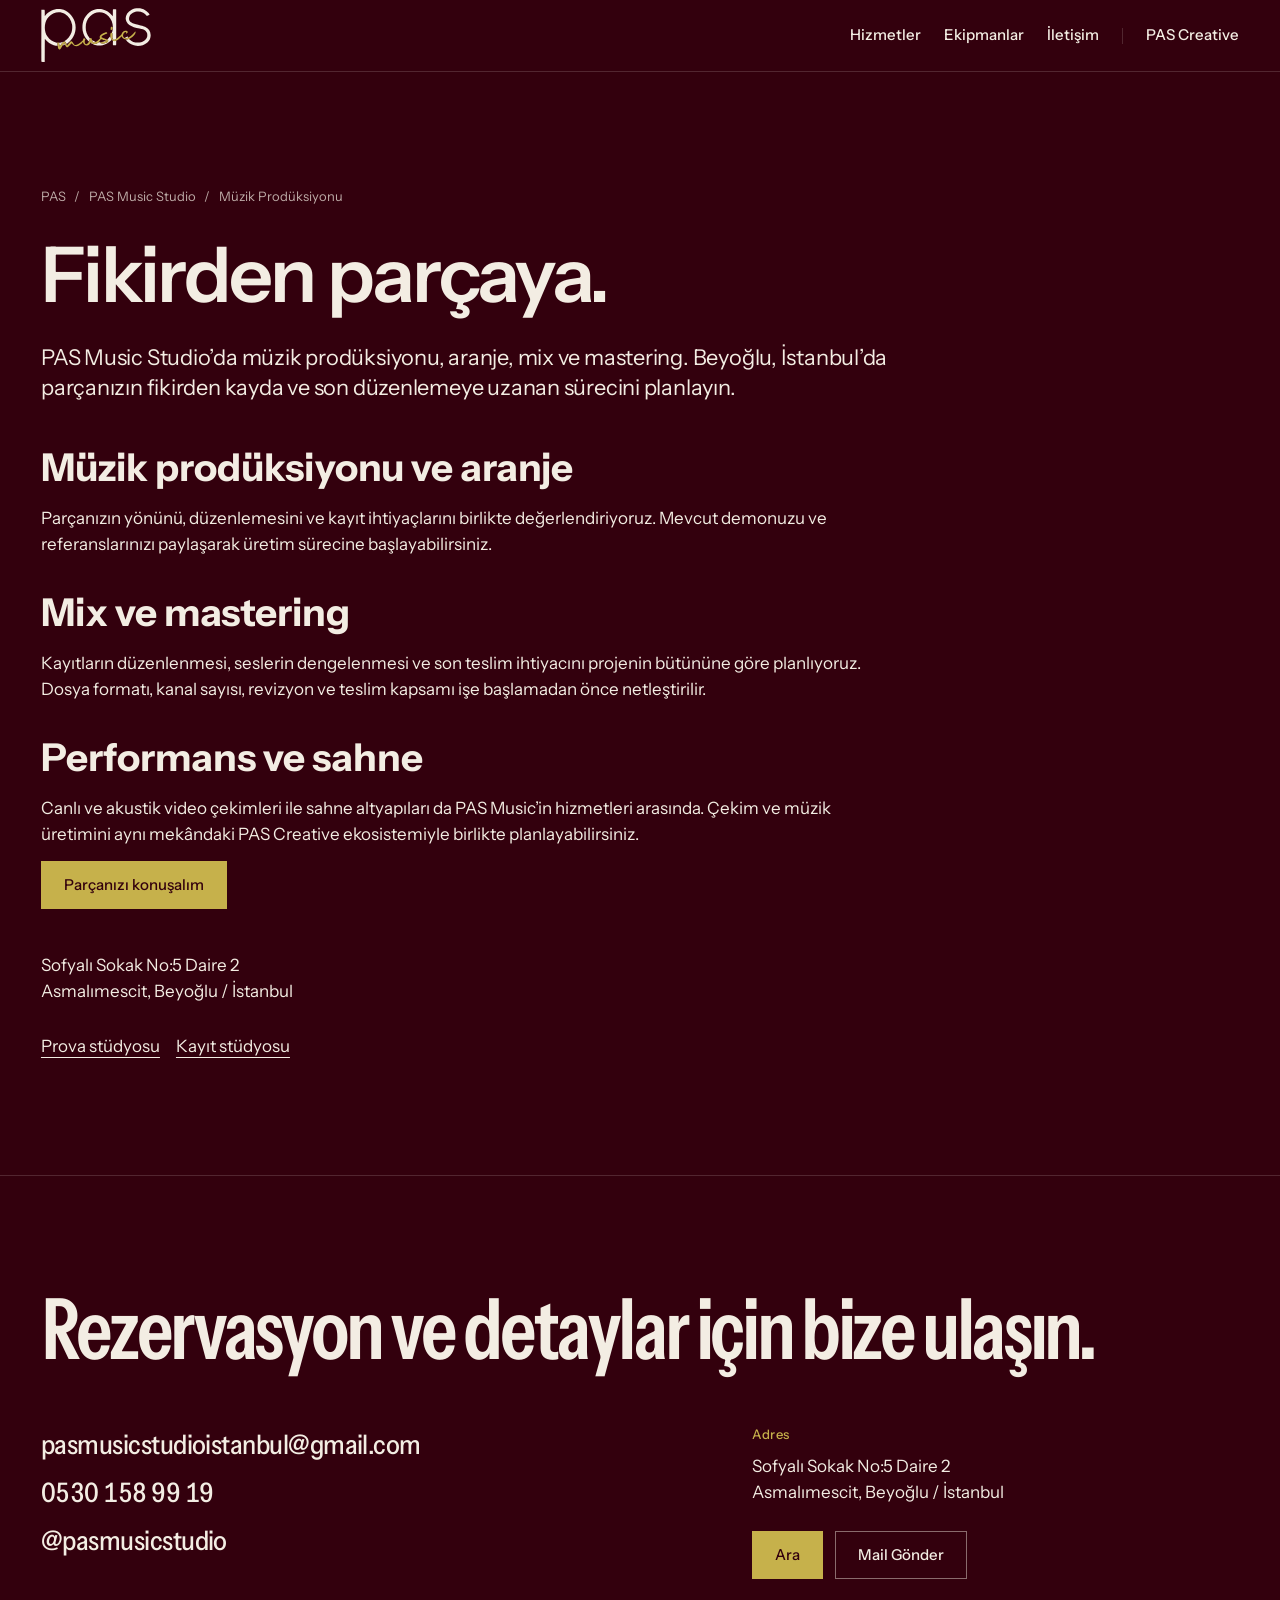
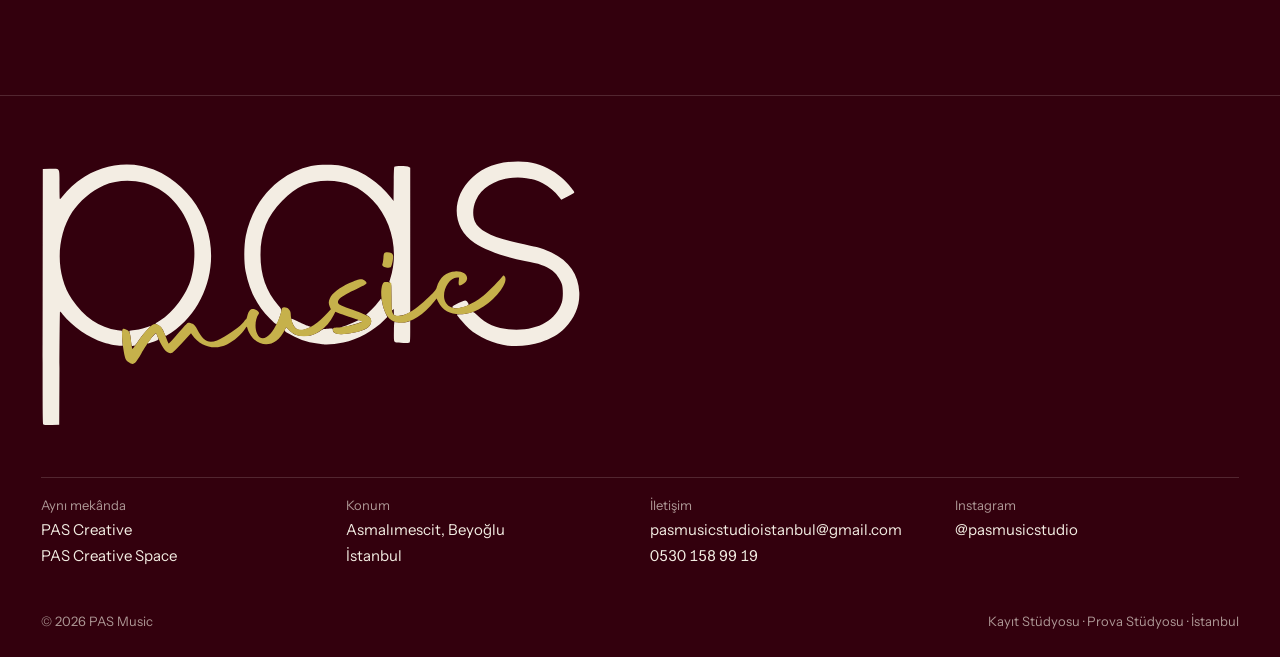
<file: music/muzik-produksiyonu/index.html>
<!DOCTYPE html><html lang="tr"><head>
<meta charset="utf-8">
<meta name="viewport" content="width=device-width, initial-scale=1, viewport-fit=cover">
<title>Müzik Prodüksiyonu, Aranje, Mix &amp; Mastering | PAS Music</title>
<meta name="description" content="PAS Music Studio’da müzik prodüksiyonu, aranje, mix ve mastering. Beyoğlu, İstanbul’da parçanızın fikirden kayda ve son düzenlemeye uzanan sürecini planlayın.">
<meta name="robots" content="index, follow, max-image-preview:large">
<link rel="canonical" href="https://pascreativestudio.com/music/muzik-produksiyonu/">
<meta property="og:type" content="website">
<meta property="og:site_name" content="PAS Music">
<meta property="og:locale" content="tr_TR">
<meta property="og:title" content="Müzik Prodüksiyonu, Aranje, Mix &amp; Mastering | PAS Music">
<meta property="og:description" content="PAS Music Studio’da müzik prodüksiyonu, aranje, mix ve mastering. Beyoğlu, İstanbul’da parçanızın fikirden kayda ve son düzenlemeye uzanan sürecini planlayın.">
<meta property="og:url" content="https://pascreativestudio.com/music/muzik-produksiyonu/">
<meta property="og:image" content="https://pascreativestudio.com/assets/music-preview.jpg">
<meta property="og:image:width" content="1200">
<meta property="og:image:height" content="630">
<meta name="twitter:card" content="summary_large_image">
<meta name="twitter:title" content="Müzik Prodüksiyonu, Aranje, Mix &amp; Mastering | PAS Music">
<meta name="twitter:description" content="PAS Music Studio’da müzik prodüksiyonu, aranje, mix ve mastering. Beyoğlu, İstanbul’da parçanızın fikirden kayda ve son düzenlemeye uzanan sürecini planlayın.">
<meta name="twitter:image" content="https://pascreativestudio.com/assets/music-preview.jpg">
<meta name="theme-color" content="#33000d">
<meta name="geo.region" content="TR-34">
<meta name="geo.placename" content="Asmalımescit, Beyoğlu, İstanbul">
<link rel="preconnect" href="https://fonts.googleapis.com">
<link rel="preconnect" href="https://fonts.gstatic.com" crossorigin>
<link href="https://fonts.googleapis.com/css2?family=Instrument+Sans:wdth,wght@75..100,400..700&display=swap" rel="stylesheet">


<style>
/* Static SEO pages: existing visual tokens and components */
.seo-breadcrumb{display:flex;gap:.65em;flex-wrap:wrap;font-size:13px;margin-bottom:28px;opacity:.72}
.seo-detail{padding-block:clamp(48px,7vw,100px)}
.seo-detail h1{font-size:clamp(38px,6vw,88px);line-height:1.03;letter-spacing:-.035em;max-width:18ch;font-weight:600}
.seo-detail .lead{max-width:64ch;margin-top:28px}
.seo-copy{max-width:850px;margin:44px 0}.seo-copy h2{font-size:clamp(25px,3vw,40px);line-height:1.15;margin:34px 0 16px}.seo-copy p{margin:14px 0}
.seo-links{display:flex;gap:16px;flex-wrap:wrap;margin-top:30px}.seo-links a{text-decoration:underline;text-underline-offset:5px}
.seo-photo{width:100%;max-height:640px;object-fit:cover;margin:36px 0}
.seo-faq details{border-bottom:1px solid var(--rule);padding:18px 0}.seo-faq summary{cursor:pointer;font-weight:500}
.seo-services a{display:block}.seo-detail address{font-style:normal;margin:20px 0}

:root{
  --wine:#33000d; --gold:#c6b14b; --ivory:#f3ede3;
  --rule:rgba(243,237,227,.16); --mute:rgba(243,237,227,.64);
  --m:clamp(16px,3.2vw,44px); --gut:clamp(12px,1.6vw,24px);
  --ease:cubic-bezier(.7,0,.2,1); --ease-out:cubic-bezier(.2,.7,.1,1);
  --f:"Instrument Sans","Helvetica Neue",Helvetica,Arial,sans-serif;
}
*,*::before,*::after{box-sizing:border-box}
html{-webkit-text-size-adjust:100%;text-size-adjust:100%}
body{margin:0;background:var(--wine);color:var(--ivory);font-family:var(--f);font-size:17px;line-height:1.5;
  -webkit-font-smoothing:antialiased;overflow-x:hidden}
img,svg{display:block;max-width:100%}
a{color:inherit;text-decoration:none}
h1,h2,h3,p,ul,figure{margin:0;padding:0}
ul{list-style:none}
:focus-visible{outline:2px solid var(--gold);outline-offset:3px}
.tnum{font-variant-numeric:tabular-nums}
.meta{font-size:13px;line-height:1.4;color:var(--mute)}
.lead{font-size:clamp(19px,1.7vw,24px);line-height:1.38;letter-spacing:-.01em}
.m-lab{font-size:13px;font-weight:500;color:var(--gold);letter-spacing:.02em}
.m-h2{font-size:clamp(32px,4.4vw,64px);font-weight:600;font-stretch:84%;letter-spacing:-.025em;line-height:.98}
.link{background:linear-gradient(currentColor,currentColor) 0 100%/0 1px no-repeat;transition:background-size .45s var(--ease-out)}
.link:hover{background-size:100% 1px}
.btn{display:inline-flex;align-items:center;min-height:48px;padding:0 22px;border:1px solid rgba(243,237,227,.45);
  font-size:15px;font-weight:500;transition:background .35s var(--ease-out),color .35s var(--ease-out),border-color .35s}
.btn:hover{background:var(--ivory);color:var(--wine);border-color:var(--ivory)}
.btn--solid{background:var(--gold);color:var(--wine);border-color:var(--gold)}
.btn--solid:hover{background:var(--ivory);border-color:var(--ivory)}

/* cursor */
#cursor{position:fixed;left:0;top:0;width:10px;height:10px;margin:-5px 0 0 -5px;border-radius:50%;color:var(--gold);
  background:currentColor;border:1.5px solid currentColor;pointer-events:none;z-index:300;opacity:0;
  transition:width .3s var(--ease-out),height .3s var(--ease-out),margin .3s var(--ease-out),opacity .3s,background-color .3s}
html.has-cursor,html.has-cursor a,html.has-cursor button{cursor:none}
html.has-cursor #cursor{opacity:1}
#cursor.is-big{width:52px;height:52px;margin:-26px 0 0 -26px;background:transparent}

/* sound lines */
.lines{position:absolute;left:0;right:0;bottom:0;display:flex;justify-content:space-between;align-items:flex-end;
  padding:0 var(--m);pointer-events:none}
.lines b{flex:0 0 2px;height:100%;display:flex;align-items:flex-end;transition:height .9s var(--ease-out)}
.lines b i{display:block;width:100%;height:100%;transform-origin:50% 100%;
  background:linear-gradient(to top,rgba(243,237,227,0),rgba(243,237,227,.42) 30%,rgba(243,237,227,.1));
  animation:eq var(--d,2.4s) ease-in-out var(--dl,0s) infinite alternate;transform:scaleY(var(--a,.2))}
.lines b.l i{background:linear-gradient(to top,rgba(198,177,75,0),rgba(198,177,75,.95) 30%,rgba(198,177,75,.18))}
@keyframes eq{from{transform:scaleY(var(--a,.2))}to{transform:scaleY(var(--b,.6))}}

.m-sec{padding-inline:var(--m);padding-block:clamp(72px,9vw,140px)}
section{scroll-margin-top:80px}

/* header */
.m-head{position:sticky;top:0;z-index:40;display:flex;align-items:center;justify-content:space-between;gap:20px;
  height:72px;padding:0 var(--m);background:var(--wine);border-bottom:1px solid var(--rule)}
.m-head .m-logo{width:clamp(92px,8.6vw,110px);height:auto}
.m-nav{display:flex;align-items:center;gap:clamp(14px,1.8vw,28px);font-size:15px;font-weight:500;flex-wrap:wrap;justify-content:flex-end}
.m-nav .sep{width:1px;height:16px;background:var(--rule)}

/* hero */
.m-hero{position:relative;min-height:calc(100svh - 73px);display:flex;flex-direction:column;justify-content:flex-end;
  overflow:hidden;padding:clamp(40px,7vw,96px) var(--m) clamp(36px,5vh,60px)}
.m-hero > *:not(.lines){position:relative;z-index:2}
.m-hero .lines{height:70%;z-index:1;opacity:.85;
  -webkit-mask-image:linear-gradient(to top,#000 0 34%,rgba(0,0,0,.45) 62%,transparent 92%);
  mask-image:linear-gradient(to top,#000 0 34%,rgba(0,0,0,.45) 62%,transparent 92%)}
.m-hero-top{display:flex;justify-content:space-between;gap:20px;margin-bottom:auto}
.m-hero h1{font-size:clamp(50px,9.4vw,168px);font-weight:600;font-stretch:76%;letter-spacing:-.035em;line-height:.86;
  margin-block:clamp(28px,6vh,72px) 22px}
.m-hero h1 em{font-style:normal;display:block}
.m-hero .lead{max-width:24em}
.m-hero-act{display:flex;flex-wrap:wrap;gap:12px;margin-top:clamp(24px,3vw,36px)}

/* intro */
.m-intro{display:grid;grid-template-columns:repeat(12,minmax(0,1fr));column-gap:var(--gut);row-gap:20px;align-items:start}
.m-intro .m-h2{grid-column:1/5}
.m-intro p{grid-column:5/12;font-size:clamp(19px,1.8vw,26px);line-height:1.36;letter-spacing:-.012em}

/* services */
.m-svc-head{display:flex;justify-content:space-between;align-items:baseline;gap:20px;border-bottom:1px solid var(--gold);padding-bottom:14px}
.m-svc li{border-bottom:1px solid var(--rule);position:relative;overflow:hidden}
.m-svc li span{display:block;padding:clamp(12px,1.4vw,20px) 0;font-size:clamp(24px,3.1vw,46px);font-weight:500;
  font-stretch:84%;letter-spacing:-.02em;line-height:1.08;transition:transform .55s var(--ease),color .3s}
.m-svc li::before{content:"";position:absolute;inset:0;background:var(--gold);transform:scaleX(0);transform-origin:0 50%;transition:transform .55s var(--ease)}
.m-svc li:hover::before{transform:scaleX(1)}
.m-svc li:hover span{transform:translateX(clamp(12px,2vw,30px));color:var(--wine)}
.m-svc-note{margin-top:26px;max-width:40em;color:var(--mute)}

/* image */
.m-fig{margin:0;padding-inline:var(--m)}
.m-fig-grid{display:grid;grid-template-columns:repeat(12,minmax(0,1fr));gap:var(--gut)}
.m-fig-grid img{width:100%;height:auto;object-fit:cover;display:block}
.m-fig-grid img:first-child{grid-column:span 8;aspect-ratio:16/10}
.m-fig-grid img:last-child{grid-column:span 4;aspect-ratio:4/5}
.m-fig figcaption{display:flex;justify-content:space-between;gap:20px;margin-top:12px}

.m-eq-head{display:grid;grid-template-columns:repeat(12,minmax(0,1fr));column-gap:var(--gut);row-gap:14px;align-items:end;margin-bottom:clamp(32px,4vw,56px)}
.m-eq-head .m-h2{grid-column:1/7}
.m-eq-head p{grid-column:8/13;color:var(--mute)}
.m-eq{column-count:3;column-gap:clamp(26px,3vw,48px)}
.m-eq > div{display:inline-block;width:100%;break-inside:avoid;-webkit-column-break-inside:avoid;
  border-top:1px solid var(--gold);padding-top:12px;margin-bottom:clamp(28px,3.2vw,48px)}
.m-eq h3{font-size:13px;font-weight:600;color:var(--gold);letter-spacing:.08em;margin-bottom:6px}
.m-eq li{padding:8px 0;border-bottom:1px solid var(--rule);font-size:16px;line-height:1.3}
.m-eq li:last-child{border-bottom:0}
.m-eq li.sub{padding-left:16px;font-size:15px;color:var(--mute)}

/* contact */
.m-ct{border-top:1px solid var(--rule)}
.m-ct h2{font-size:clamp(38px,6.6vw,110px);font-weight:600;font-stretch:76%;letter-spacing:-.04em;line-height:.9;max-width:14em}
.m-ct-grid{display:grid;grid-template-columns:repeat(12,minmax(0,1fr));column-gap:var(--gut);row-gap:28px;
  margin-top:clamp(36px,4.5vw,64px);align-items:start}
.m-ct-lines{grid-column:1/7;display:grid;gap:8px;justify-items:start}
.m-ct-lines a{font-size:clamp(19px,2.1vw,30px);font-weight:500;font-stretch:88%;letter-spacing:-.02em;word-break:break-word}
.m-ct-side{grid-column:8/13;display:grid;gap:10px;justify-items:start}
.m-ct-side address{font-style:normal;line-height:1.5}
.m-ct-side .m-ct-act{margin-top:16px}
.m-ct-act{display:flex;flex-wrap:wrap;gap:12px}

/* footer */
.m-foot{padding:clamp(40px,5vw,72px) var(--m) 26px;border-top:1px solid var(--rule)}
.m-foot .m-logo{width:clamp(230px,44vw,540px);height:auto}
.m-foot-grid{display:grid;grid-template-columns:repeat(4,minmax(0,1fr));gap:var(--gut);row-gap:26px;
  margin-top:clamp(32px,4vw,56px);border-top:1px solid var(--rule);padding-top:18px;font-size:15px}
.m-foot-grid > div{display:grid;gap:4px;justify-items:start;align-content:start;overflow-wrap:anywhere}
.m-foot-bottom{margin-top:44px;display:flex;justify-content:space-between;gap:20px;font-size:13px;color:var(--mute)}

@media (max-width:820px){
  body{font-size:16px}
  .m-head{flex-direction:column;align-items:flex-start;gap:10px;height:auto;padding:12px var(--m);position:static}
  .m-nav{justify-content:flex-start;gap:14px;font-size:14px}
  .m-nav .sep{display:none}
  .m-hero{min-height:78svh}
  .m-hero .lines{height:52%}
  .m-hero-top{flex-direction:column;gap:6px}
  .m-intro .m-h2,.m-intro p{grid-column:1/-1}
  .m-eq-head .m-h2,.m-eq-head p{grid-column:1/-1}
  .m-eq{column-count:1}
  .m-fig-grid{grid-template-columns:1fr}
  .m-fig-grid img:first-child{grid-column:1;aspect-ratio:4/3}
  .m-fig-grid img:last-child{grid-column:1;aspect-ratio:4/5}
  .m-fig figcaption{flex-direction:column;gap:4px}
  .m-ct-lines,.m-ct-side{grid-column:1/-1}
  .m-foot-grid{grid-template-columns:1fr 1fr}
  .m-ct-lines a{font-size:19px}
  .m-foot-bottom{flex-direction:column}
}
@media (max-width:480px){
  .m-foot-grid{grid-template-columns:1fr;row-gap:20px}
}
@media (prefers-reduced-motion:reduce){
  *,*::before,*::after{animation-duration:.001s!important;animation-iteration-count:1!important;transition-duration:.001s!important}
}
</style>
<script type="application/ld+json">{"@context": "https://schema.org", "@graph": [{"@type": "WebSite", "@id": "https://pascreativestudio.com/#website", "url": "https://pascreativestudio.com/", "name": "PAS", "inLanguage": "tr-TR"}, {"@type": "WebPage", "@id": "https://pascreativestudio.com/music/muzik-produksiyonu/#webpage", "url": "https://pascreativestudio.com/music/muzik-produksiyonu/", "name": "Müzik Prodüksiyonu, Aranje, Mix & Mastering | PAS Music", "description": "PAS Music Studio’da müzik prodüksiyonu, aranje, mix ve mastering. Beyoğlu, İstanbul’da parçanızın fikirden kayda ve son düzenlemeye uzanan sürecini planlayın.", "inLanguage": "tr-TR", "isPartOf": {"@id": "https://pascreativestudio.com/#website"}, "about": {"@id": "https://pascreativestudio.com/music/#business"}, "breadcrumb": {"@id": "https://pascreativestudio.com/music/muzik-produksiyonu/#breadcrumb"}}, {"@type": "LocalBusiness", "@id": "https://pascreativestudio.com/music/#business", "name": "PAS Music Studio", "alternateName": "PAS Music Studio", "description": "Asmalımescit'te kayıt stüdyosu ve prova stüdyosu. Müzik prodüksiyonu, aranje, mix, mastering, canlı ve akustik video çekimleri, enstrüman dersleri ve workshoplar.", "url": "https://pascreativestudio.com/music/", "email": "pasmusicstudioistanbul@gmail.com", "telephone": "+905301589919", "image": "https://pascreativestudio.com/assets/music-preview.jpg", "priceRange": "$$", "currenciesAccepted": "TRY", "address": {"@type": "PostalAddress", "streetAddress": "Sofyalı Sokak No:5 Daire 2", "addressLocality": "Beyoğlu", "addressRegion": "İstanbul", "addressCountry": "TR"}, "areaServed": {"@type": "City", "name": "İstanbul"}, "sameAs": ["https://instagram.com/pasmusicstudio"], "knowsAbout": ["kayıt stüdyosu", "prova stüdyosu", "müzik prodüksiyonu", "mix", "mastering"], "hasOfferCatalog": {"@type": "OfferCatalog", "name": "Hizmetler", "itemListElement": [{"@type": "Offer", "itemOffered": {"@type": "Service", "name": "Kayıt Stüdyosu", "provider": {"@id": "https://pascreativestudio.com/music/#business"}}}, {"@type": "Offer", "itemOffered": {"@type": "Service", "name": "Prova Stüdyosu", "provider": {"@id": "https://pascreativestudio.com/music/#business"}}}, {"@type": "Offer", "itemOffered": {"@type": "Service", "name": "Müzik Prodüksiyonu", "provider": {"@id": "https://pascreativestudio.com/music/#business"}}}, {"@type": "Offer", "itemOffered": {"@type": "Service", "name": "Aranje", "provider": {"@id": "https://pascreativestudio.com/music/#business"}}}, {"@type": "Offer", "itemOffered": {"@type": "Service", "name": "Mix", "provider": {"@id": "https://pascreativestudio.com/music/#business"}}}, {"@type": "Offer", "itemOffered": {"@type": "Service", "name": "Mastering", "provider": {"@id": "https://pascreativestudio.com/music/#business"}}}, {"@type": "Offer", "itemOffered": {"@type": "Service", "name": "Canlı Video Çekimleri", "provider": {"@id": "https://pascreativestudio.com/music/#business"}}}, {"@type": "Offer", "itemOffered": {"@type": "Service", "name": "Akustik Video Çekimleri", "provider": {"@id": "https://pascreativestudio.com/music/#business"}}}, {"@type": "Offer", "itemOffered": {"@type": "Service", "name": "Sahne Altyapıları", "provider": {"@id": "https://pascreativestudio.com/music/#business"}}}, {"@type": "Offer", "itemOffered": {"@type": "Service", "name": "Enstrüman Dersleri", "provider": {"@id": "https://pascreativestudio.com/music/#business"}}}, {"@type": "Offer", "itemOffered": {"@type": "Service", "name": "Workshoplar", "provider": {"@id": "https://pascreativestudio.com/music/#business"}}}]}}, {"@type": "Service", "@id": "https://pascreativestudio.com/music/muzik-produksiyonu/#service", "name": "Müzik prodüksiyonu, aranje, mix ve mastering", "url": "https://pascreativestudio.com/music/muzik-produksiyonu/", "description": "PAS Music Studio’da müzik prodüksiyonu, aranje, mix ve mastering. Beyoğlu, İstanbul’da parçanızın fikirden kayda ve son düzenlemeye uzanan sürecini planlayın.", "provider": {"@id": "https://pascreativestudio.com/music/#business"}, "areaServed": {"@type": "City", "name": "İstanbul"}}, {"@type": "BreadcrumbList", "@id": "https://pascreativestudio.com/music/muzik-produksiyonu/#breadcrumb", "itemListElement": [{"@type": "ListItem", "position": 1, "name": "PAS", "item": "https://pascreativestudio.com/"}, {"@type": "ListItem", "position": 2, "name": "PAS Music Studio", "item": "https://pascreativestudio.com/music/"}, {"@type": "ListItem", "position": 3, "name": "Müzik Prodüksiyonu", "item": "https://pascreativestudio.com/music/muzik-produksiyonu/"}]}]}</script>
<script defer src="/assets/tracking-config.js"></script>
<script defer src="/assets/tracking.js"></script>
</head><body data-brand="music"><header class="m-head">
  <a href="/music/" aria-label="PAS Music ana sayfa"><svg class="m-logo" viewBox="0 0 1053 520" role="img" aria-label="PAS Music"><path fill="var(--ivory)" fill-rule="evenodd" d="M4.7 515.8C3.1 514.6 3.0 500.7 3.2 266.0L3.5 17.5L17.2 17.2C37.6 16.8 36.0 14.2 36.0 47.0C36.0 61.8 36.3 74.5 36.6 75.4C37.1 76.6 38.2 75.7 41.3 71.7C78.2 24.0 139.5 0.3 196.1 11.9C252.5 23.5 302.9 70.2 322.4 129.0C347.9 205.8 319.6 292.4 254.6 336.5C249.3 340.1 244.4 343.0 243.7 343.0C243.0 343.0 241.6 340.8 240.6 338.1C237.5 329.4 233.7 324.4 228.1 321.8C222.0 319.1 222.0 319.0 226.7 316.5C253.2 302.4 280.4 268.3 291.4 235.6C298.5 214.4 301.1 182.4 297.6 161.4C289.8 116.0 265.6 78.5 230.0 56.7C199.6 38.0 155.6 35.1 122.1 49.5C99.3 59.2 74.4 80.4 60.8 101.6C28.6 151.9 28.3 223.7 60.3 271.5C83.6 306.3 113.6 326.6 149.6 332.0L157.7 333.2L158.3 346.3C158.6 353.6 159.1 360.2 159.5 361.2C160.7 364.3 138.6 361.2 122.0 355.9C93.3 346.7 60.8 324.3 42.0 300.7C39.6 297.6 37.3 295.3 37.0 295.6C36.7 295.9 36.3 345.7 36.0 406.3L35.5 516.5L21.0 516.8C10.4 517.0 6.0 516.7 4.7 515.8ZM176.7 361.6C176.4 360.8 175.8 356.6 175.4 352.3C175.1 348.0 174.2 342.0 173.4 339.0C172.7 336.0 172.2 333.5 172.3 333.4C172.4 333.4 177.4 332.6 183.3 331.7C192.3 330.3 204.3 327.0 213.3 323.5C214.2 323.1 211.6 326.3 207.6 330.7C200.0 338.7 193.0 347.7 187.0 357.0C185.1 360.0 183.1 362.0 182.0 362.0C181.0 362.0 179.5 362.3 178.7 362.6C177.9 362.9 177.0 362.4 176.7 361.6ZM910.5 362.0C883.9 359.2 852.9 345.6 834.3 328.7C828.0 322.9 811.0 303.4 811.0 301.9C811.0 301.4 814.3 301.0 818.3 301.0C822.7 301.0 828.3 300.2 832.5 298.9C836.4 297.8 840.5 296.6 841.6 296.3C843.3 295.9 845.3 297.4 850.8 302.9C870.1 322.1 894.1 331.0 927.2 331.0C971.9 331.0 1004.2 311.7 1015.6 278.0C1018.3 270.2 1018.3 249.8 1015.6 242.0C1012.3 232.4 1004.0 220.8 996.9 215.7C982.6 205.6 972.5 202.1 943.5 196.9C907.2 190.5 866.5 175.9 845.5 161.9C790.6 125.2 802.3 48.6 867.8 15.6C893.6 2.6 936.7 -1.2 965.5 7.1C987.9 13.6 1007.6 25.5 1024.1 42.7C1031.1 49.9 1040.0 61.2 1040.0 62.8C1040.0 64.0 1034.7 67.1 1023.0 73.0L1014.6 77.3L1011.5 73.4C1001.2 60.1 990.8 51.3 978.4 45.1C930.4 21.3 866.4 37.6 848.1 78.3C841.8 92.1 841.1 109.2 846.3 120.3C855.5 140.2 886.3 153.5 954.0 167.0C973.8 170.9 979.6 172.8 995.5 180.5C1030.0 197.3 1048.3 223.6 1049.7 258.5C1050.8 284.5 1041.2 307.9 1021.2 328.3C1009.7 340.0 994.6 348.8 974.6 355.5C956.0 361.7 931.3 364.2 910.5 362.0ZM550.0 359.4C548.6 359.2 543.7 358.5 539.0 357.9C518.4 355.2 498.7 348.3 480.8 337.2C474.4 333.4 474.3 333.2 476.5 328.9L478.1 326.0L483.5 331.5C492.2 340.4 499.9 343.5 513.0 343.4C526.1 343.2 534.4 340.4 546.0 332.4C550.2 329.5 551.3 329.2 559.8 328.9C569.0 328.5 569.0 328.5 569.0 331.0C569.1 340.2 582.8 342.0 610.5 336.5C619.4 334.7 631.1 330.7 635.6 327.9C646.2 321.4 646.8 308.6 636.9 303.5L634.0 302.0L644.3 292.1C649.9 286.6 656.3 279.4 658.5 276.1C663.2 269.0 663.7 268.8 664.5 273.8C665.9 282.6 668.3 290.8 671.7 298.2L675.3 306.1L669.4 312.1C649.2 332.8 617.3 350.3 589.5 356.0C574.3 359.2 558.1 360.5 550.0 359.4ZM208.0 357.3C208.0 355.6 222.6 338.0 224.1 338.0C224.9 338.0 229.0 347.7 229.0 349.5C229.0 350.9 224.4 353.0 214.6 356.1C208.0 358.3 208.0 358.2 208.0 357.3ZM691.2 355.6C688.1 354.1 687.9 352.9 688.2 333.0C688.5 318.0 688.7 315.6 690.0 315.9C694.9 317.2 709.0 317.1 714.2 315.7L720.0 314.2L720.0 334.4C720.0 348.8 719.7 354.9 718.8 355.8C717.2 357.4 694.4 357.2 691.2 355.6ZM499.7 329.9C495.8 327.8 492.5 323.3 489.7 316.2C486.3 307.5 486.7 307.5 500.2 314.4C507.0 317.9 515.0 321.5 518.0 322.5C521.0 323.4 524.2 324.4 525.0 324.7C526.9 325.3 523.1 327.4 515.2 330.1C508.3 332.5 504.5 332.4 499.7 329.9ZM586.0 326.1C586.0 325.7 588.8 324.6 592.2 323.6C595.7 322.7 603.3 319.6 609.2 316.8C619.2 312.1 620.0 311.8 623.4 313.0C625.4 313.6 626.8 314.6 626.5 315.0C625.8 316.2 609.9 321.2 600.0 323.5C595.9 324.4 591.0 325.6 589.2 326.0C587.5 326.5 586.0 326.5 586.0 326.1ZM446.2 309.2C421.1 283.8 406.4 254.9 398.9 216.8C395.4 199.1 395.6 165.6 399.4 147.5C413.9 78.0 462.1 26.5 526.5 11.9C539.9 8.9 571.7 8.6 585.0 11.4C623.3 19.4 657.4 41.3 683.0 74.3L687.5 80.0L687.8 47.4C687.9 25.3 688.4 14.2 689.1 13.3C690.9 11.2 714.3 11.5 717.5 13.6L720.0 15.2L720.0 156.1L720.0 296.9L716.8 298.6C707.5 303.4 696.5 305.3 690.6 303.0C688.2 302.1 688.0 301.6 688.0 295.8C688.0 290.2 687.9 289.8 686.6 291.6C683.9 295.2 683.5 291.9 683.4 266.7C683.3 242.2 683.2 241.6 681.1 239.9C678.9 238.1 678.9 238.0 680.5 233.3C698.4 180.5 684.8 117.6 646.8 78.4C621.2 52.1 594.4 40.6 558.5 40.7C523.0 40.8 498.3 51.7 470.5 79.5C441.3 108.7 428.0 141.7 428.0 185.1C428.0 224.4 438.9 255.4 462.9 283.9C470.2 292.6 470.2 292.9 464.3 309.0C459.0 323.3 460.0 323.3 446.2 309.2ZM803.2 288.3C800.0 287.0 802.8 284.6 814.1 279.0C827.4 272.3 828.7 272.2 831.9 277.6C834.6 282.1 834.5 282.4 831.2 284.0C822.7 288.0 808.1 290.3 803.2 288.3Z"/><path fill="var(--gold)" fill-rule="evenodd" d="M175.0 396.9C171.0 395.3 165.9 391.0 164.9 388.3C161.8 380.2 158.0 353.7 158.0 340.5C158.0 328.3 159.2 327.0 166.7 330.8C173.3 334.2 173.6 335.1 176.1 357.0C176.8 362.8 177.6 367.9 178.1 368.4C178.5 368.8 182.5 363.7 187.1 356.9C196.5 342.8 204.0 333.1 209.6 327.9C218.9 319.3 221.9 318.4 229.0 322.0C234.9 325.0 237.7 329.8 246.1 351.8C247.4 355.2 248.8 358.0 249.1 358.0C249.8 358.0 260.3 346.4 276.1 328.1C286.2 316.5 286.2 316.4 291.3 318.0C297.8 319.9 300.4 322.3 304.5 330.2C318.9 357.9 330.6 360.9 358.1 344.2C377.4 332.6 393.5 319.8 396.6 313.9C397.4 312.3 398.6 311.0 399.4 311.0C400.1 311.0 401.2 308.8 401.9 305.8C404.9 292.5 409.4 288.4 417.5 291.4C423.7 293.8 426.6 297.5 424.5 300.4C417.8 309.4 416.3 327.4 421.3 338.3C427.0 350.9 436.6 351.0 447.7 338.5C456.0 329.2 466.7 306.4 468.6 294.0C469.5 288.3 470.5 287.0 474.2 287.0C481.4 287.0 487.0 292.7 487.0 300.1C487.0 311.5 492.5 325.5 498.3 329.0C511.1 336.8 536.3 323.9 559.4 297.6L565.2 290.9L563.1 286.0C560.4 279.7 560.5 275.7 563.4 269.5C568.0 259.9 581.7 249.2 601.4 240.0C620.6 231.0 626.4 230.3 632.2 236.0C637.0 240.8 636.3 241.5 620.2 249.1C587.3 264.7 578.2 271.2 579.2 278.3C579.6 281.2 584.4 283.7 600.5 289.5C641.2 304.2 644.0 305.8 644.0 313.9C644.0 324.7 633.8 331.6 610.7 336.6C584.3 342.2 568.3 339.9 569.2 330.6C569.5 327.5 569.5 327.5 579.0 326.8C592.9 325.9 624.7 317.9 626.5 315.0C626.8 314.5 617.1 311.0 605.1 307.1C593.0 303.2 581.1 299.1 578.6 298.0L574.0 296.1L570.6 302.8C550.9 341.9 508.2 356.2 483.7 331.9L478.0 326.1L475.4 331.3C460.8 360.3 435.8 367.6 414.7 348.9C410.2 345.0 403.8 334.1 402.5 328.2C401.6 324.1 401.0 324.2 398.3 328.8C392.3 339.3 375.8 353.6 362.7 359.9C338.2 371.7 311.2 364.1 294.5 340.7L292.5 337.9L280.0 351.7C255.8 378.4 255.2 378.8 247.7 375.6C241.6 373.1 234.2 361.7 227.1 343.8C225.8 340.6 224.4 338.0 223.9 338.0C221.3 338.0 206.9 358.2 195.4 378.0C184.4 396.8 181.6 399.5 175.0 396.9ZM696.0 317.0C677.4 313.8 667.7 299.2 664.0 269.1C662.3 256.1 664.5 241.4 668.4 238.8C670.9 237.1 682.8 238.8 683.1 240.8C683.1 241.2 683.3 252.8 683.4 266.5C683.8 301.3 684.7 303.5 697.8 303.5C705.2 303.5 706.3 303.2 715.1 298.8C727.9 292.4 741.0 282.3 756.8 266.7C768.8 254.8 770.2 253.0 771.7 248.0C777.2 229.0 790.3 217.8 808.0 217.2C831.1 216.5 839.4 233.5 820.7 243.1C815.0 246.1 813.8 244.6 814.6 235.9L815.3 229.0L811.3 229.0C794.6 229.0 779.9 259.1 788.4 276.3C798.1 296.1 826.2 292.4 860.0 266.9C867.2 261.4 889.1 239.8 897.7 229.5C902.0 224.5 902.0 224.5 904.0 226.9C913.6 238.1 883.9 275.9 853.1 291.5C819.7 308.3 786.9 302.2 774.7 277.0L771.4 270.1L767.2 275.4C744.7 304.3 716.7 320.6 696.0 317.0ZM669.4 208.6C665.8 207.0 664.6 204.6 666.1 201.9C666.6 200.8 667.4 196.0 667.7 191.2C668.3 181.3 669.2 180.0 675.2 180.0C681.6 180.0 685.8 182.3 686.5 186.2C687.5 191.6 684.2 207.6 681.8 209.2C679.8 210.4 672.8 210.1 669.4 208.6Z"/></svg></a>
  <nav class="m-nav" aria-label="PAS Music menüsü">
    <a href="/music/#hizmetler">Hizmetler</a>
    <a href="/music/#ekipmanlar">Ekipmanlar</a>
    <a href="#iletisim">İletişim</a>
    <span class="sep" aria-hidden="true"></span>
    <a href="/creative/" class="link">PAS Creative</a>
  </nav>
</header><main><section class="seo-detail m-sec"><nav class="seo-breadcrumb" aria-label="Sayfa yolu"><a href="/">PAS</a><span>/</span><a href="/music/">PAS Music Studio</a><span>/</span><span aria-current="page">Müzik Prodüksiyonu</span></nav><h1>Fikirden parçaya.</h1><p class="lead">PAS Music Studio’da müzik prodüksiyonu, aranje, mix ve mastering. Beyoğlu, İstanbul’da parçanızın fikirden kayda ve son düzenlemeye uzanan sürecini planlayın.</p><div class="seo-copy"><h2>Müzik prodüksiyonu ve aranje</h2><p>Parçanızın yönünü, düzenlemesini ve kayıt ihtiyaçlarını birlikte değerlendiriyoruz. Mevcut demonuzu ve referanslarınızı paylaşarak üretim sürecine başlayabilirsiniz.</p><h2>Mix ve mastering</h2><p>Kayıtların düzenlenmesi, seslerin dengelenmesi ve son teslim ihtiyacını projenin bütününe göre planlıyoruz. Dosya formatı, kanal sayısı, revizyon ve teslim kapsamı işe başlamadan önce netleştirilir.</p><h2>Performans ve sahne</h2><p>Canlı ve akustik video çekimleri ile sahne altyapıları da PAS Music’in hizmetleri arasında. Çekim ve müzik üretimini aynı mekândaki PAS Creative ekosistemiyle birlikte planlayabilirsiniz.</p><a class="btn btn--solid" data-intent="production_inquiry" href="mailto:pasmusicstudioistanbul@gmail.com?subject=Muzik%20produksiyonu">Parçanızı konuşalım</a></div><address>Sofyalı Sokak No:5 Daire 2<br>Asmalımescit, Beyoğlu / İstanbul</address><nav class="seo-links" aria-label="İlgili hizmetler"><a href="/music/prova-studyosu/">Prova stüdyosu</a><a href="/music/kayit-studyosu/">Kayıt stüdyosu</a></nav></section><section class="m-sec m-ct" id="iletisim" aria-labelledby="h-ct">
    <h2 id="h-ct">Rezervasyon ve detaylar için bize ulaşın.</h2>
    <div class="m-ct-grid">
      <div class="m-ct-lines">
        <a class="link" href="mailto:pasmusicstudioistanbul@gmail.com">pasmusicstudioistanbul@gmail.com</a>
        <a class="link tnum" href="tel:+905301589919">0530 158 99 19</a>
        <a class="link" href="https://instagram.com/pasmusicstudio" target="_blank" rel="noopener">@pasmusicstudio</a>
      </div>
      <div class="m-ct-side">
        <p class="m-lab">Adres</p>
        <address>Sofyalı Sokak No:5 Daire 2<br>Asmalımescit, Beyoğlu / İstanbul</address>
        <div class="m-ct-act">
          <a class="btn btn--solid" href="tel:+905301589919">Ara</a>
          <a class="btn" href="mailto:pasmusicstudioistanbul@gmail.com">Mail Gönder</a>
        </div>
      </div>
    </div>
  </section></main><footer class="m-foot">
  <svg class="m-logo" viewBox="0 0 1053 520" role="img" aria-label="PAS Music"><path fill="var(--ivory)" fill-rule="evenodd" d="M4.7 515.8C3.1 514.6 3.0 500.7 3.2 266.0L3.5 17.5L17.2 17.2C37.6 16.8 36.0 14.2 36.0 47.0C36.0 61.8 36.3 74.5 36.6 75.4C37.1 76.6 38.2 75.7 41.3 71.7C78.2 24.0 139.5 0.3 196.1 11.9C252.5 23.5 302.9 70.2 322.4 129.0C347.9 205.8 319.6 292.4 254.6 336.5C249.3 340.1 244.4 343.0 243.7 343.0C243.0 343.0 241.6 340.8 240.6 338.1C237.5 329.4 233.7 324.4 228.1 321.8C222.0 319.1 222.0 319.0 226.7 316.5C253.2 302.4 280.4 268.3 291.4 235.6C298.5 214.4 301.1 182.4 297.6 161.4C289.8 116.0 265.6 78.5 230.0 56.7C199.6 38.0 155.6 35.1 122.1 49.5C99.3 59.2 74.4 80.4 60.8 101.6C28.6 151.9 28.3 223.7 60.3 271.5C83.6 306.3 113.6 326.6 149.6 332.0L157.7 333.2L158.3 346.3C158.6 353.6 159.1 360.2 159.5 361.2C160.7 364.3 138.6 361.2 122.0 355.9C93.3 346.7 60.8 324.3 42.0 300.7C39.6 297.6 37.3 295.3 37.0 295.6C36.7 295.9 36.3 345.7 36.0 406.3L35.5 516.5L21.0 516.8C10.4 517.0 6.0 516.7 4.7 515.8ZM176.7 361.6C176.4 360.8 175.8 356.6 175.4 352.3C175.1 348.0 174.2 342.0 173.4 339.0C172.7 336.0 172.2 333.5 172.3 333.4C172.4 333.4 177.4 332.6 183.3 331.7C192.3 330.3 204.3 327.0 213.3 323.5C214.2 323.1 211.6 326.3 207.6 330.7C200.0 338.7 193.0 347.7 187.0 357.0C185.1 360.0 183.1 362.0 182.0 362.0C181.0 362.0 179.5 362.3 178.7 362.6C177.9 362.9 177.0 362.4 176.7 361.6ZM910.5 362.0C883.9 359.2 852.9 345.6 834.3 328.7C828.0 322.9 811.0 303.4 811.0 301.9C811.0 301.4 814.3 301.0 818.3 301.0C822.7 301.0 828.3 300.2 832.5 298.9C836.4 297.8 840.5 296.6 841.6 296.3C843.3 295.9 845.3 297.4 850.8 302.9C870.1 322.1 894.1 331.0 927.2 331.0C971.9 331.0 1004.2 311.7 1015.6 278.0C1018.3 270.2 1018.3 249.8 1015.6 242.0C1012.3 232.4 1004.0 220.8 996.9 215.7C982.6 205.6 972.5 202.1 943.5 196.9C907.2 190.5 866.5 175.9 845.5 161.9C790.6 125.2 802.3 48.6 867.8 15.6C893.6 2.6 936.7 -1.2 965.5 7.1C987.9 13.6 1007.6 25.5 1024.1 42.7C1031.1 49.9 1040.0 61.2 1040.0 62.8C1040.0 64.0 1034.7 67.1 1023.0 73.0L1014.6 77.3L1011.5 73.4C1001.2 60.1 990.8 51.3 978.4 45.1C930.4 21.3 866.4 37.6 848.1 78.3C841.8 92.1 841.1 109.2 846.3 120.3C855.5 140.2 886.3 153.5 954.0 167.0C973.8 170.9 979.6 172.8 995.5 180.5C1030.0 197.3 1048.3 223.6 1049.7 258.5C1050.8 284.5 1041.2 307.9 1021.2 328.3C1009.7 340.0 994.6 348.8 974.6 355.5C956.0 361.7 931.3 364.2 910.5 362.0ZM550.0 359.4C548.6 359.2 543.7 358.5 539.0 357.9C518.4 355.2 498.7 348.3 480.8 337.2C474.4 333.4 474.3 333.2 476.5 328.9L478.1 326.0L483.5 331.5C492.2 340.4 499.9 343.5 513.0 343.4C526.1 343.2 534.4 340.4 546.0 332.4C550.2 329.5 551.3 329.2 559.8 328.9C569.0 328.5 569.0 328.5 569.0 331.0C569.1 340.2 582.8 342.0 610.5 336.5C619.4 334.7 631.1 330.7 635.6 327.9C646.2 321.4 646.8 308.6 636.9 303.5L634.0 302.0L644.3 292.1C649.9 286.6 656.3 279.4 658.5 276.1C663.2 269.0 663.7 268.8 664.5 273.8C665.9 282.6 668.3 290.8 671.7 298.2L675.3 306.1L669.4 312.1C649.2 332.8 617.3 350.3 589.5 356.0C574.3 359.2 558.1 360.5 550.0 359.4ZM208.0 357.3C208.0 355.6 222.6 338.0 224.1 338.0C224.9 338.0 229.0 347.7 229.0 349.5C229.0 350.9 224.4 353.0 214.6 356.1C208.0 358.3 208.0 358.2 208.0 357.3ZM691.2 355.6C688.1 354.1 687.9 352.9 688.2 333.0C688.5 318.0 688.7 315.6 690.0 315.9C694.9 317.2 709.0 317.1 714.2 315.7L720.0 314.2L720.0 334.4C720.0 348.8 719.7 354.9 718.8 355.8C717.2 357.4 694.4 357.2 691.2 355.6ZM499.7 329.9C495.8 327.8 492.5 323.3 489.7 316.2C486.3 307.5 486.7 307.5 500.2 314.4C507.0 317.9 515.0 321.5 518.0 322.5C521.0 323.4 524.2 324.4 525.0 324.7C526.9 325.3 523.1 327.4 515.2 330.1C508.3 332.5 504.5 332.4 499.7 329.9ZM586.0 326.1C586.0 325.7 588.8 324.6 592.2 323.6C595.7 322.7 603.3 319.6 609.2 316.8C619.2 312.1 620.0 311.8 623.4 313.0C625.4 313.6 626.8 314.6 626.5 315.0C625.8 316.2 609.9 321.2 600.0 323.5C595.9 324.4 591.0 325.6 589.2 326.0C587.5 326.5 586.0 326.5 586.0 326.1ZM446.2 309.2C421.1 283.8 406.4 254.9 398.9 216.8C395.4 199.1 395.6 165.6 399.4 147.5C413.9 78.0 462.1 26.5 526.5 11.9C539.9 8.9 571.7 8.6 585.0 11.4C623.3 19.4 657.4 41.3 683.0 74.3L687.5 80.0L687.8 47.4C687.9 25.3 688.4 14.2 689.1 13.3C690.9 11.2 714.3 11.5 717.5 13.6L720.0 15.2L720.0 156.1L720.0 296.9L716.8 298.6C707.5 303.4 696.5 305.3 690.6 303.0C688.2 302.1 688.0 301.6 688.0 295.8C688.0 290.2 687.9 289.8 686.6 291.6C683.9 295.2 683.5 291.9 683.4 266.7C683.3 242.2 683.2 241.6 681.1 239.9C678.9 238.1 678.9 238.0 680.5 233.3C698.4 180.5 684.8 117.6 646.8 78.4C621.2 52.1 594.4 40.6 558.5 40.7C523.0 40.8 498.3 51.7 470.5 79.5C441.3 108.7 428.0 141.7 428.0 185.1C428.0 224.4 438.9 255.4 462.9 283.9C470.2 292.6 470.2 292.9 464.3 309.0C459.0 323.3 460.0 323.3 446.2 309.2ZM803.2 288.3C800.0 287.0 802.8 284.6 814.1 279.0C827.4 272.3 828.7 272.2 831.9 277.6C834.6 282.1 834.5 282.4 831.2 284.0C822.7 288.0 808.1 290.3 803.2 288.3Z"/><path fill="var(--gold)" fill-rule="evenodd" d="M175.0 396.9C171.0 395.3 165.9 391.0 164.9 388.3C161.8 380.2 158.0 353.7 158.0 340.5C158.0 328.3 159.2 327.0 166.7 330.8C173.3 334.2 173.6 335.1 176.1 357.0C176.8 362.8 177.6 367.9 178.1 368.4C178.5 368.8 182.5 363.7 187.1 356.9C196.5 342.8 204.0 333.1 209.6 327.9C218.9 319.3 221.9 318.4 229.0 322.0C234.9 325.0 237.7 329.8 246.1 351.8C247.4 355.2 248.8 358.0 249.1 358.0C249.8 358.0 260.3 346.4 276.1 328.1C286.2 316.5 286.2 316.4 291.3 318.0C297.8 319.9 300.4 322.3 304.5 330.2C318.9 357.9 330.6 360.9 358.1 344.2C377.4 332.6 393.5 319.8 396.6 313.9C397.4 312.3 398.6 311.0 399.4 311.0C400.1 311.0 401.2 308.8 401.9 305.8C404.9 292.5 409.4 288.4 417.5 291.4C423.7 293.8 426.6 297.5 424.5 300.4C417.8 309.4 416.3 327.4 421.3 338.3C427.0 350.9 436.6 351.0 447.7 338.5C456.0 329.2 466.7 306.4 468.6 294.0C469.5 288.3 470.5 287.0 474.2 287.0C481.4 287.0 487.0 292.7 487.0 300.1C487.0 311.5 492.5 325.5 498.3 329.0C511.1 336.8 536.3 323.9 559.4 297.6L565.2 290.9L563.1 286.0C560.4 279.7 560.5 275.7 563.4 269.5C568.0 259.9 581.7 249.2 601.4 240.0C620.6 231.0 626.4 230.3 632.2 236.0C637.0 240.8 636.3 241.5 620.2 249.1C587.3 264.7 578.2 271.2 579.2 278.3C579.6 281.2 584.4 283.7 600.5 289.5C641.2 304.2 644.0 305.8 644.0 313.9C644.0 324.7 633.8 331.6 610.7 336.6C584.3 342.2 568.3 339.9 569.2 330.6C569.5 327.5 569.5 327.5 579.0 326.8C592.9 325.9 624.7 317.9 626.5 315.0C626.8 314.5 617.1 311.0 605.1 307.1C593.0 303.2 581.1 299.1 578.6 298.0L574.0 296.1L570.6 302.8C550.9 341.9 508.2 356.2 483.7 331.9L478.0 326.1L475.4 331.3C460.8 360.3 435.8 367.6 414.7 348.9C410.2 345.0 403.8 334.1 402.5 328.2C401.6 324.1 401.0 324.2 398.3 328.8C392.3 339.3 375.8 353.6 362.7 359.9C338.2 371.7 311.2 364.1 294.5 340.7L292.5 337.9L280.0 351.7C255.8 378.4 255.2 378.8 247.7 375.6C241.6 373.1 234.2 361.7 227.1 343.8C225.8 340.6 224.4 338.0 223.9 338.0C221.3 338.0 206.9 358.2 195.4 378.0C184.4 396.8 181.6 399.5 175.0 396.9ZM696.0 317.0C677.4 313.8 667.7 299.2 664.0 269.1C662.3 256.1 664.5 241.4 668.4 238.8C670.9 237.1 682.8 238.8 683.1 240.8C683.1 241.2 683.3 252.8 683.4 266.5C683.8 301.3 684.7 303.5 697.8 303.5C705.2 303.5 706.3 303.2 715.1 298.8C727.9 292.4 741.0 282.3 756.8 266.7C768.8 254.8 770.2 253.0 771.7 248.0C777.2 229.0 790.3 217.8 808.0 217.2C831.1 216.5 839.4 233.5 820.7 243.1C815.0 246.1 813.8 244.6 814.6 235.9L815.3 229.0L811.3 229.0C794.6 229.0 779.9 259.1 788.4 276.3C798.1 296.1 826.2 292.4 860.0 266.9C867.2 261.4 889.1 239.8 897.7 229.5C902.0 224.5 902.0 224.5 904.0 226.9C913.6 238.1 883.9 275.9 853.1 291.5C819.7 308.3 786.9 302.2 774.7 277.0L771.4 270.1L767.2 275.4C744.7 304.3 716.7 320.6 696.0 317.0ZM669.4 208.6C665.8 207.0 664.6 204.6 666.1 201.9C666.6 200.8 667.4 196.0 667.7 191.2C668.3 181.3 669.2 180.0 675.2 180.0C681.6 180.0 685.8 182.3 686.5 186.2C687.5 191.6 684.2 207.6 681.8 209.2C679.8 210.4 672.8 210.1 669.4 208.6Z"/></svg>
  <div class="m-foot-grid">
    <div><span class="meta">Aynı mekânda</span><a class="link" href="/creative/">PAS Creative</a><span>PAS Creative Space</span></div>
    <div><span class="meta">Konum</span><span>Asmalımescit, Beyoğlu</span><span>İstanbul</span></div>
    <div><span class="meta">İletişim</span><a class="link" href="mailto:pasmusicstudioistanbul@gmail.com">pasmusicstudioistanbul@gmail.com</a><a class="link tnum" href="tel:+905301589919">0530 158 99 19</a></div>
    <div><span class="meta">Instagram</span><a class="link" href="https://instagram.com/pasmusicstudio" target="_blank" rel="noopener">@pasmusicstudio</a></div>
  </div>
  <div class="m-foot-bottom"><span>© 2026 PAS Music</span><span>Kayıt Stüdyosu · Prova Stüdyosu · İstanbul</span></div>
</footer><script>
const menu=document.getElementById('mnav'),button=document.getElementById('menuBtn');
function closeMenu(){if(menu){menu.hidden=true;button.setAttribute('aria-expanded','false');document.body.style.overflow='';button.focus()}}
if(button){button.onclick=()=>{menu.hidden=false;button.setAttribute('aria-expanded','true');document.body.style.overflow='hidden';document.getElementById('menuClose').focus()};document.getElementById('menuClose').onclick=closeMenu;addEventListener('keydown',e=>{if(e.key==='Escape')closeMenu()})}
const year=document.getElementById('yr');if(year)year.textContent=new Date().getFullYear();
</script></body></html>
</file>
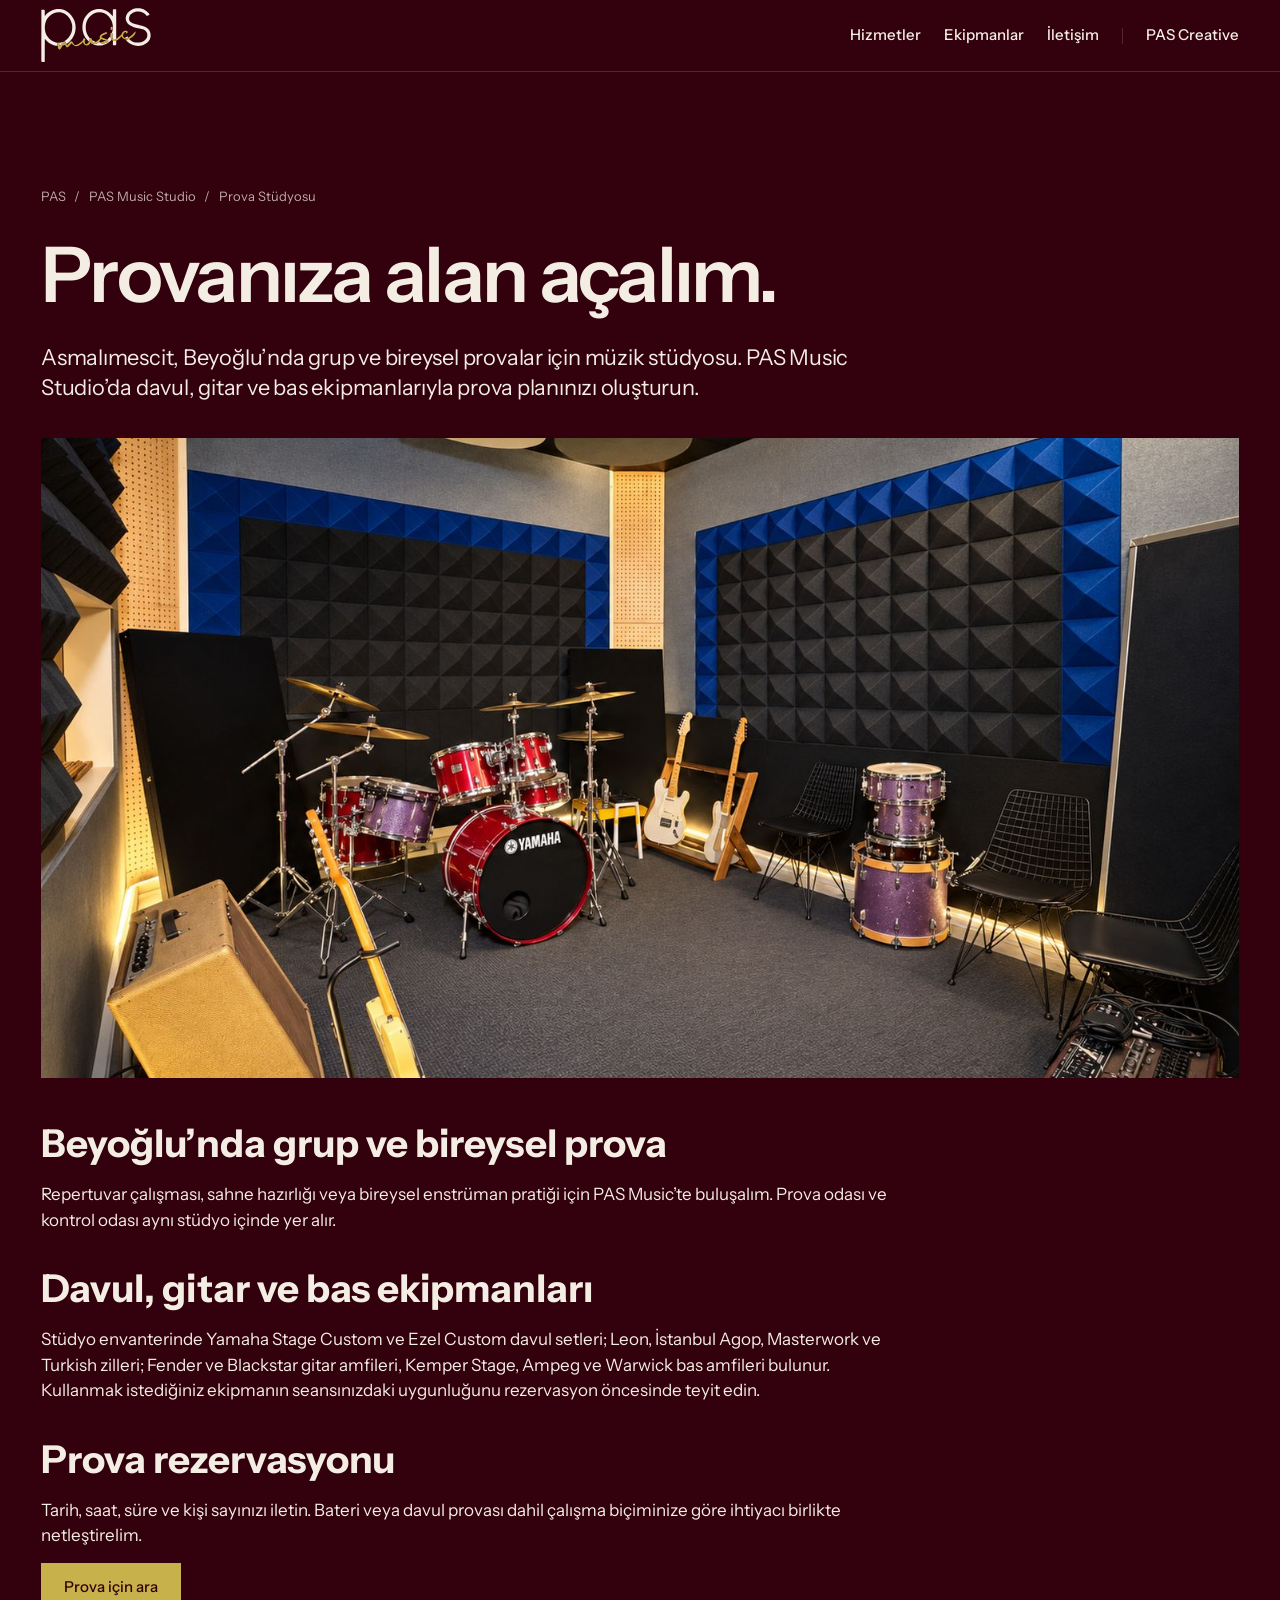
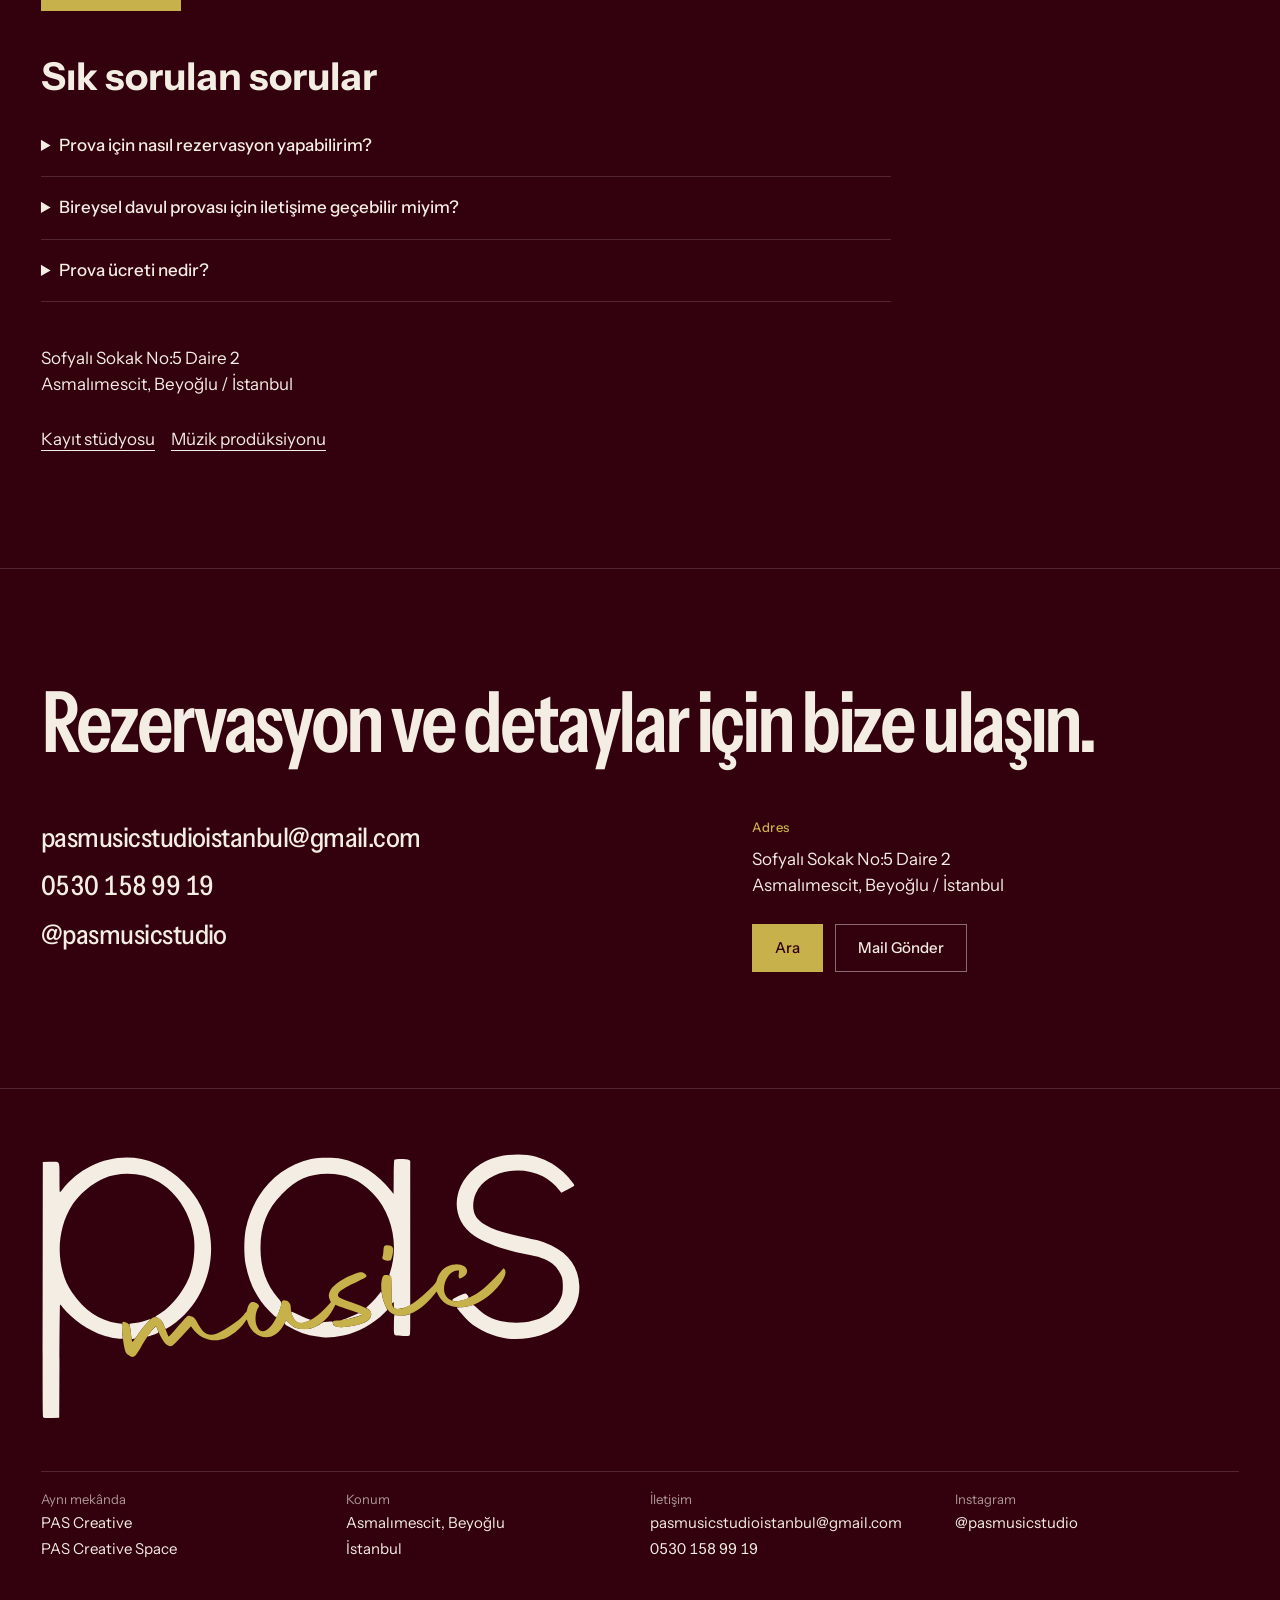
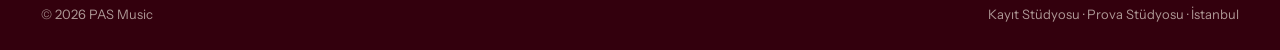
<file: music/prova-studyosu/index.html>
<!DOCTYPE html><html lang="tr"><head>
<meta charset="utf-8">
<meta name="viewport" content="width=device-width, initial-scale=1, viewport-fit=cover">
<title>Beyoğlu Prova Stüdyosu | PAS Music Studio İstanbul</title>
<meta name="description" content="Asmalımescit, Beyoğlu’nda grup ve bireysel provalar için müzik stüdyosu. PAS Music Studio’da davul, gitar ve bas ekipmanlarıyla prova planınızı oluşturun.">
<meta name="robots" content="index, follow, max-image-preview:large">
<link rel="canonical" href="https://pascreativestudio.com/music/prova-studyosu/">
<meta property="og:type" content="website">
<meta property="og:site_name" content="PAS Music">
<meta property="og:locale" content="tr_TR">
<meta property="og:title" content="Beyoğlu Prova Stüdyosu | PAS Music Studio İstanbul">
<meta property="og:description" content="Asmalımescit, Beyoğlu’nda grup ve bireysel provalar için müzik stüdyosu. PAS Music Studio’da davul, gitar ve bas ekipmanlarıyla prova planınızı oluşturun.">
<meta property="og:url" content="https://pascreativestudio.com/music/prova-studyosu/">
<meta property="og:image" content="https://pascreativestudio.com/assets/music-preview.jpg">
<meta property="og:image:width" content="1200">
<meta property="og:image:height" content="630">
<meta name="twitter:card" content="summary_large_image">
<meta name="twitter:title" content="Beyoğlu Prova Stüdyosu | PAS Music Studio İstanbul">
<meta name="twitter:description" content="Asmalımescit, Beyoğlu’nda grup ve bireysel provalar için müzik stüdyosu. PAS Music Studio’da davul, gitar ve bas ekipmanlarıyla prova planınızı oluşturun.">
<meta name="twitter:image" content="https://pascreativestudio.com/assets/music-preview.jpg">
<meta name="theme-color" content="#33000d">
<meta name="geo.region" content="TR-34">
<meta name="geo.placename" content="Asmalımescit, Beyoğlu, İstanbul">
<link rel="preconnect" href="https://fonts.googleapis.com">
<link rel="preconnect" href="https://fonts.gstatic.com" crossorigin>
<link href="https://fonts.googleapis.com/css2?family=Instrument+Sans:wdth,wght@75..100,400..700&display=swap" rel="stylesheet">


<style>
/* Static SEO pages: existing visual tokens and components */
.seo-breadcrumb{display:flex;gap:.65em;flex-wrap:wrap;font-size:13px;margin-bottom:28px;opacity:.72}
.seo-detail{padding-block:clamp(48px,7vw,100px)}
.seo-detail h1{font-size:clamp(38px,6vw,88px);line-height:1.03;letter-spacing:-.035em;max-width:18ch;font-weight:600}
.seo-detail .lead{max-width:64ch;margin-top:28px}
.seo-copy{max-width:850px;margin:44px 0}.seo-copy h2{font-size:clamp(25px,3vw,40px);line-height:1.15;margin:34px 0 16px}.seo-copy p{margin:14px 0}
.seo-links{display:flex;gap:16px;flex-wrap:wrap;margin-top:30px}.seo-links a{text-decoration:underline;text-underline-offset:5px}
.seo-photo{width:100%;max-height:640px;object-fit:cover;margin:36px 0}
.seo-faq details{border-bottom:1px solid var(--rule);padding:18px 0}.seo-faq summary{cursor:pointer;font-weight:500}
.seo-services a{display:block}.seo-detail address{font-style:normal;margin:20px 0}

:root{
  --wine:#33000d; --gold:#c6b14b; --ivory:#f3ede3;
  --rule:rgba(243,237,227,.16); --mute:rgba(243,237,227,.64);
  --m:clamp(16px,3.2vw,44px); --gut:clamp(12px,1.6vw,24px);
  --ease:cubic-bezier(.7,0,.2,1); --ease-out:cubic-bezier(.2,.7,.1,1);
  --f:"Instrument Sans","Helvetica Neue",Helvetica,Arial,sans-serif;
}
*,*::before,*::after{box-sizing:border-box}
html{-webkit-text-size-adjust:100%;text-size-adjust:100%}
body{margin:0;background:var(--wine);color:var(--ivory);font-family:var(--f);font-size:17px;line-height:1.5;
  -webkit-font-smoothing:antialiased;overflow-x:hidden}
img,svg{display:block;max-width:100%}
a{color:inherit;text-decoration:none}
h1,h2,h3,p,ul,figure{margin:0;padding:0}
ul{list-style:none}
:focus-visible{outline:2px solid var(--gold);outline-offset:3px}
.tnum{font-variant-numeric:tabular-nums}
.meta{font-size:13px;line-height:1.4;color:var(--mute)}
.lead{font-size:clamp(19px,1.7vw,24px);line-height:1.38;letter-spacing:-.01em}
.m-lab{font-size:13px;font-weight:500;color:var(--gold);letter-spacing:.02em}
.m-h2{font-size:clamp(32px,4.4vw,64px);font-weight:600;font-stretch:84%;letter-spacing:-.025em;line-height:.98}
.link{background:linear-gradient(currentColor,currentColor) 0 100%/0 1px no-repeat;transition:background-size .45s var(--ease-out)}
.link:hover{background-size:100% 1px}
.btn{display:inline-flex;align-items:center;min-height:48px;padding:0 22px;border:1px solid rgba(243,237,227,.45);
  font-size:15px;font-weight:500;transition:background .35s var(--ease-out),color .35s var(--ease-out),border-color .35s}
.btn:hover{background:var(--ivory);color:var(--wine);border-color:var(--ivory)}
.btn--solid{background:var(--gold);color:var(--wine);border-color:var(--gold)}
.btn--solid:hover{background:var(--ivory);border-color:var(--ivory)}

/* cursor */
#cursor{position:fixed;left:0;top:0;width:10px;height:10px;margin:-5px 0 0 -5px;border-radius:50%;color:var(--gold);
  background:currentColor;border:1.5px solid currentColor;pointer-events:none;z-index:300;opacity:0;
  transition:width .3s var(--ease-out),height .3s var(--ease-out),margin .3s var(--ease-out),opacity .3s,background-color .3s}
html.has-cursor,html.has-cursor a,html.has-cursor button{cursor:none}
html.has-cursor #cursor{opacity:1}
#cursor.is-big{width:52px;height:52px;margin:-26px 0 0 -26px;background:transparent}

/* sound lines */
.lines{position:absolute;left:0;right:0;bottom:0;display:flex;justify-content:space-between;align-items:flex-end;
  padding:0 var(--m);pointer-events:none}
.lines b{flex:0 0 2px;height:100%;display:flex;align-items:flex-end;transition:height .9s var(--ease-out)}
.lines b i{display:block;width:100%;height:100%;transform-origin:50% 100%;
  background:linear-gradient(to top,rgba(243,237,227,0),rgba(243,237,227,.42) 30%,rgba(243,237,227,.1));
  animation:eq var(--d,2.4s) ease-in-out var(--dl,0s) infinite alternate;transform:scaleY(var(--a,.2))}
.lines b.l i{background:linear-gradient(to top,rgba(198,177,75,0),rgba(198,177,75,.95) 30%,rgba(198,177,75,.18))}
@keyframes eq{from{transform:scaleY(var(--a,.2))}to{transform:scaleY(var(--b,.6))}}

.m-sec{padding-inline:var(--m);padding-block:clamp(72px,9vw,140px)}
section{scroll-margin-top:80px}

/* header */
.m-head{position:sticky;top:0;z-index:40;display:flex;align-items:center;justify-content:space-between;gap:20px;
  height:72px;padding:0 var(--m);background:var(--wine);border-bottom:1px solid var(--rule)}
.m-head .m-logo{width:clamp(92px,8.6vw,110px);height:auto}
.m-nav{display:flex;align-items:center;gap:clamp(14px,1.8vw,28px);font-size:15px;font-weight:500;flex-wrap:wrap;justify-content:flex-end}
.m-nav .sep{width:1px;height:16px;background:var(--rule)}

/* hero */
.m-hero{position:relative;min-height:calc(100svh - 73px);display:flex;flex-direction:column;justify-content:flex-end;
  overflow:hidden;padding:clamp(40px,7vw,96px) var(--m) clamp(36px,5vh,60px)}
.m-hero > *:not(.lines){position:relative;z-index:2}
.m-hero .lines{height:70%;z-index:1;opacity:.85;
  -webkit-mask-image:linear-gradient(to top,#000 0 34%,rgba(0,0,0,.45) 62%,transparent 92%);
  mask-image:linear-gradient(to top,#000 0 34%,rgba(0,0,0,.45) 62%,transparent 92%)}
.m-hero-top{display:flex;justify-content:space-between;gap:20px;margin-bottom:auto}
.m-hero h1{font-size:clamp(50px,9.4vw,168px);font-weight:600;font-stretch:76%;letter-spacing:-.035em;line-height:.86;
  margin-block:clamp(28px,6vh,72px) 22px}
.m-hero h1 em{font-style:normal;display:block}
.m-hero .lead{max-width:24em}
.m-hero-act{display:flex;flex-wrap:wrap;gap:12px;margin-top:clamp(24px,3vw,36px)}

/* intro */
.m-intro{display:grid;grid-template-columns:repeat(12,minmax(0,1fr));column-gap:var(--gut);row-gap:20px;align-items:start}
.m-intro .m-h2{grid-column:1/5}
.m-intro p{grid-column:5/12;font-size:clamp(19px,1.8vw,26px);line-height:1.36;letter-spacing:-.012em}

/* services */
.m-svc-head{display:flex;justify-content:space-between;align-items:baseline;gap:20px;border-bottom:1px solid var(--gold);padding-bottom:14px}
.m-svc li{border-bottom:1px solid var(--rule);position:relative;overflow:hidden}
.m-svc li span{display:block;padding:clamp(12px,1.4vw,20px) 0;font-size:clamp(24px,3.1vw,46px);font-weight:500;
  font-stretch:84%;letter-spacing:-.02em;line-height:1.08;transition:transform .55s var(--ease),color .3s}
.m-svc li::before{content:"";position:absolute;inset:0;background:var(--gold);transform:scaleX(0);transform-origin:0 50%;transition:transform .55s var(--ease)}
.m-svc li:hover::before{transform:scaleX(1)}
.m-svc li:hover span{transform:translateX(clamp(12px,2vw,30px));color:var(--wine)}
.m-svc-note{margin-top:26px;max-width:40em;color:var(--mute)}

/* image */
.m-fig{margin:0;padding-inline:var(--m)}
.m-fig-grid{display:grid;grid-template-columns:repeat(12,minmax(0,1fr));gap:var(--gut)}
.m-fig-grid img{width:100%;height:auto;object-fit:cover;display:block}
.m-fig-grid img:first-child{grid-column:span 8;aspect-ratio:16/10}
.m-fig-grid img:last-child{grid-column:span 4;aspect-ratio:4/5}
.m-fig figcaption{display:flex;justify-content:space-between;gap:20px;margin-top:12px}

.m-eq-head{display:grid;grid-template-columns:repeat(12,minmax(0,1fr));column-gap:var(--gut);row-gap:14px;align-items:end;margin-bottom:clamp(32px,4vw,56px)}
.m-eq-head .m-h2{grid-column:1/7}
.m-eq-head p{grid-column:8/13;color:var(--mute)}
.m-eq{column-count:3;column-gap:clamp(26px,3vw,48px)}
.m-eq > div{display:inline-block;width:100%;break-inside:avoid;-webkit-column-break-inside:avoid;
  border-top:1px solid var(--gold);padding-top:12px;margin-bottom:clamp(28px,3.2vw,48px)}
.m-eq h3{font-size:13px;font-weight:600;color:var(--gold);letter-spacing:.08em;margin-bottom:6px}
.m-eq li{padding:8px 0;border-bottom:1px solid var(--rule);font-size:16px;line-height:1.3}
.m-eq li:last-child{border-bottom:0}
.m-eq li.sub{padding-left:16px;font-size:15px;color:var(--mute)}

/* contact */
.m-ct{border-top:1px solid var(--rule)}
.m-ct h2{font-size:clamp(38px,6.6vw,110px);font-weight:600;font-stretch:76%;letter-spacing:-.04em;line-height:.9;max-width:14em}
.m-ct-grid{display:grid;grid-template-columns:repeat(12,minmax(0,1fr));column-gap:var(--gut);row-gap:28px;
  margin-top:clamp(36px,4.5vw,64px);align-items:start}
.m-ct-lines{grid-column:1/7;display:grid;gap:8px;justify-items:start}
.m-ct-lines a{font-size:clamp(19px,2.1vw,30px);font-weight:500;font-stretch:88%;letter-spacing:-.02em;word-break:break-word}
.m-ct-side{grid-column:8/13;display:grid;gap:10px;justify-items:start}
.m-ct-side address{font-style:normal;line-height:1.5}
.m-ct-side .m-ct-act{margin-top:16px}
.m-ct-act{display:flex;flex-wrap:wrap;gap:12px}

/* footer */
.m-foot{padding:clamp(40px,5vw,72px) var(--m) 26px;border-top:1px solid var(--rule)}
.m-foot .m-logo{width:clamp(230px,44vw,540px);height:auto}
.m-foot-grid{display:grid;grid-template-columns:repeat(4,minmax(0,1fr));gap:var(--gut);row-gap:26px;
  margin-top:clamp(32px,4vw,56px);border-top:1px solid var(--rule);padding-top:18px;font-size:15px}
.m-foot-grid > div{display:grid;gap:4px;justify-items:start;align-content:start;overflow-wrap:anywhere}
.m-foot-bottom{margin-top:44px;display:flex;justify-content:space-between;gap:20px;font-size:13px;color:var(--mute)}

@media (max-width:820px){
  body{font-size:16px}
  .m-head{flex-direction:column;align-items:flex-start;gap:10px;height:auto;padding:12px var(--m);position:static}
  .m-nav{justify-content:flex-start;gap:14px;font-size:14px}
  .m-nav .sep{display:none}
  .m-hero{min-height:78svh}
  .m-hero .lines{height:52%}
  .m-hero-top{flex-direction:column;gap:6px}
  .m-intro .m-h2,.m-intro p{grid-column:1/-1}
  .m-eq-head .m-h2,.m-eq-head p{grid-column:1/-1}
  .m-eq{column-count:1}
  .m-fig-grid{grid-template-columns:1fr}
  .m-fig-grid img:first-child{grid-column:1;aspect-ratio:4/3}
  .m-fig-grid img:last-child{grid-column:1;aspect-ratio:4/5}
  .m-fig figcaption{flex-direction:column;gap:4px}
  .m-ct-lines,.m-ct-side{grid-column:1/-1}
  .m-foot-grid{grid-template-columns:1fr 1fr}
  .m-ct-lines a{font-size:19px}
  .m-foot-bottom{flex-direction:column}
}
@media (max-width:480px){
  .m-foot-grid{grid-template-columns:1fr;row-gap:20px}
}
@media (prefers-reduced-motion:reduce){
  *,*::before,*::after{animation-duration:.001s!important;animation-iteration-count:1!important;transition-duration:.001s!important}
}
</style>
<script type="application/ld+json">{"@context": "https://schema.org", "@graph": [{"@type": "WebSite", "@id": "https://pascreativestudio.com/#website", "url": "https://pascreativestudio.com/", "name": "PAS", "inLanguage": "tr-TR"}, {"@type": "WebPage", "@id": "https://pascreativestudio.com/music/prova-studyosu/#webpage", "url": "https://pascreativestudio.com/music/prova-studyosu/", "name": "Beyoğlu Prova Stüdyosu | PAS Music Studio İstanbul", "description": "Asmalımescit, Beyoğlu’nda grup ve bireysel provalar için müzik stüdyosu. PAS Music Studio’da davul, gitar ve bas ekipmanlarıyla prova planınızı oluşturun.", "inLanguage": "tr-TR", "isPartOf": {"@id": "https://pascreativestudio.com/#website"}, "about": {"@id": "https://pascreativestudio.com/music/#business"}, "breadcrumb": {"@id": "https://pascreativestudio.com/music/prova-studyosu/#breadcrumb"}}, {"@type": "LocalBusiness", "@id": "https://pascreativestudio.com/music/#business", "name": "PAS Music Studio", "alternateName": "PAS Music Studio", "description": "Asmalımescit'te kayıt stüdyosu ve prova stüdyosu. Müzik prodüksiyonu, aranje, mix, mastering, canlı ve akustik video çekimleri, enstrüman dersleri ve workshoplar.", "url": "https://pascreativestudio.com/music/", "email": "pasmusicstudioistanbul@gmail.com", "telephone": "+905301589919", "image": "https://pascreativestudio.com/assets/music-preview.jpg", "priceRange": "$$", "currenciesAccepted": "TRY", "address": {"@type": "PostalAddress", "streetAddress": "Sofyalı Sokak No:5 Daire 2", "addressLocality": "Beyoğlu", "addressRegion": "İstanbul", "addressCountry": "TR"}, "areaServed": {"@type": "City", "name": "İstanbul"}, "sameAs": ["https://instagram.com/pasmusicstudio"], "knowsAbout": ["kayıt stüdyosu", "prova stüdyosu", "müzik prodüksiyonu", "mix", "mastering"], "hasOfferCatalog": {"@type": "OfferCatalog", "name": "Hizmetler", "itemListElement": [{"@type": "Offer", "itemOffered": {"@type": "Service", "name": "Kayıt Stüdyosu", "provider": {"@id": "https://pascreativestudio.com/music/#business"}}}, {"@type": "Offer", "itemOffered": {"@type": "Service", "name": "Prova Stüdyosu", "provider": {"@id": "https://pascreativestudio.com/music/#business"}}}, {"@type": "Offer", "itemOffered": {"@type": "Service", "name": "Müzik Prodüksiyonu", "provider": {"@id": "https://pascreativestudio.com/music/#business"}}}, {"@type": "Offer", "itemOffered": {"@type": "Service", "name": "Aranje", "provider": {"@id": "https://pascreativestudio.com/music/#business"}}}, {"@type": "Offer", "itemOffered": {"@type": "Service", "name": "Mix", "provider": {"@id": "https://pascreativestudio.com/music/#business"}}}, {"@type": "Offer", "itemOffered": {"@type": "Service", "name": "Mastering", "provider": {"@id": "https://pascreativestudio.com/music/#business"}}}, {"@type": "Offer", "itemOffered": {"@type": "Service", "name": "Canlı Video Çekimleri", "provider": {"@id": "https://pascreativestudio.com/music/#business"}}}, {"@type": "Offer", "itemOffered": {"@type": "Service", "name": "Akustik Video Çekimleri", "provider": {"@id": "https://pascreativestudio.com/music/#business"}}}, {"@type": "Offer", "itemOffered": {"@type": "Service", "name": "Sahne Altyapıları", "provider": {"@id": "https://pascreativestudio.com/music/#business"}}}, {"@type": "Offer", "itemOffered": {"@type": "Service", "name": "Enstrüman Dersleri", "provider": {"@id": "https://pascreativestudio.com/music/#business"}}}, {"@type": "Offer", "itemOffered": {"@type": "Service", "name": "Workshoplar", "provider": {"@id": "https://pascreativestudio.com/music/#business"}}}]}}, {"@type": "Service", "@id": "https://pascreativestudio.com/music/prova-studyosu/#service", "name": "Prova stüdyosu", "url": "https://pascreativestudio.com/music/prova-studyosu/", "description": "Asmalımescit, Beyoğlu’nda grup ve bireysel provalar için müzik stüdyosu. PAS Music Studio’da davul, gitar ve bas ekipmanlarıyla prova planınızı oluşturun.", "provider": {"@id": "https://pascreativestudio.com/music/#business"}, "areaServed": {"@type": "City", "name": "İstanbul"}}, {"@type": "BreadcrumbList", "@id": "https://pascreativestudio.com/music/prova-studyosu/#breadcrumb", "itemListElement": [{"@type": "ListItem", "position": 1, "name": "PAS", "item": "https://pascreativestudio.com/"}, {"@type": "ListItem", "position": 2, "name": "PAS Music Studio", "item": "https://pascreativestudio.com/music/"}, {"@type": "ListItem", "position": 3, "name": "Prova Stüdyosu", "item": "https://pascreativestudio.com/music/prova-studyosu/"}]}]}</script>
<script defer src="/assets/tracking-config.js"></script>
<script defer src="/assets/tracking.js"></script>
</head><body data-brand="music"><header class="m-head">
  <a href="/music/" aria-label="PAS Music ana sayfa"><svg class="m-logo" viewBox="0 0 1053 520" role="img" aria-label="PAS Music"><path fill="var(--ivory)" fill-rule="evenodd" d="M4.7 515.8C3.1 514.6 3.0 500.7 3.2 266.0L3.5 17.5L17.2 17.2C37.6 16.8 36.0 14.2 36.0 47.0C36.0 61.8 36.3 74.5 36.6 75.4C37.1 76.6 38.2 75.7 41.3 71.7C78.2 24.0 139.5 0.3 196.1 11.9C252.5 23.5 302.9 70.2 322.4 129.0C347.9 205.8 319.6 292.4 254.6 336.5C249.3 340.1 244.4 343.0 243.7 343.0C243.0 343.0 241.6 340.8 240.6 338.1C237.5 329.4 233.7 324.4 228.1 321.8C222.0 319.1 222.0 319.0 226.7 316.5C253.2 302.4 280.4 268.3 291.4 235.6C298.5 214.4 301.1 182.4 297.6 161.4C289.8 116.0 265.6 78.5 230.0 56.7C199.6 38.0 155.6 35.1 122.1 49.5C99.3 59.2 74.4 80.4 60.8 101.6C28.6 151.9 28.3 223.7 60.3 271.5C83.6 306.3 113.6 326.6 149.6 332.0L157.7 333.2L158.3 346.3C158.6 353.6 159.1 360.2 159.5 361.2C160.7 364.3 138.6 361.2 122.0 355.9C93.3 346.7 60.8 324.3 42.0 300.7C39.6 297.6 37.3 295.3 37.0 295.6C36.7 295.9 36.3 345.7 36.0 406.3L35.5 516.5L21.0 516.8C10.4 517.0 6.0 516.7 4.7 515.8ZM176.7 361.6C176.4 360.8 175.8 356.6 175.4 352.3C175.1 348.0 174.2 342.0 173.4 339.0C172.7 336.0 172.2 333.5 172.3 333.4C172.4 333.4 177.4 332.6 183.3 331.7C192.3 330.3 204.3 327.0 213.3 323.5C214.2 323.1 211.6 326.3 207.6 330.7C200.0 338.7 193.0 347.7 187.0 357.0C185.1 360.0 183.1 362.0 182.0 362.0C181.0 362.0 179.5 362.3 178.7 362.6C177.9 362.9 177.0 362.4 176.7 361.6ZM910.5 362.0C883.9 359.2 852.9 345.6 834.3 328.7C828.0 322.9 811.0 303.4 811.0 301.9C811.0 301.4 814.3 301.0 818.3 301.0C822.7 301.0 828.3 300.2 832.5 298.9C836.4 297.8 840.5 296.6 841.6 296.3C843.3 295.9 845.3 297.4 850.8 302.9C870.1 322.1 894.1 331.0 927.2 331.0C971.9 331.0 1004.2 311.7 1015.6 278.0C1018.3 270.2 1018.3 249.8 1015.6 242.0C1012.3 232.4 1004.0 220.8 996.9 215.7C982.6 205.6 972.5 202.1 943.5 196.9C907.2 190.5 866.5 175.9 845.5 161.9C790.6 125.2 802.3 48.6 867.8 15.6C893.6 2.6 936.7 -1.2 965.5 7.1C987.9 13.6 1007.6 25.5 1024.1 42.7C1031.1 49.9 1040.0 61.2 1040.0 62.8C1040.0 64.0 1034.7 67.1 1023.0 73.0L1014.6 77.3L1011.5 73.4C1001.2 60.1 990.8 51.3 978.4 45.1C930.4 21.3 866.4 37.6 848.1 78.3C841.8 92.1 841.1 109.2 846.3 120.3C855.5 140.2 886.3 153.5 954.0 167.0C973.8 170.9 979.6 172.8 995.5 180.5C1030.0 197.3 1048.3 223.6 1049.7 258.5C1050.8 284.5 1041.2 307.9 1021.2 328.3C1009.7 340.0 994.6 348.8 974.6 355.5C956.0 361.7 931.3 364.2 910.5 362.0ZM550.0 359.4C548.6 359.2 543.7 358.5 539.0 357.9C518.4 355.2 498.7 348.3 480.8 337.2C474.4 333.4 474.3 333.2 476.5 328.9L478.1 326.0L483.5 331.5C492.2 340.4 499.9 343.5 513.0 343.4C526.1 343.2 534.4 340.4 546.0 332.4C550.2 329.5 551.3 329.2 559.8 328.9C569.0 328.5 569.0 328.5 569.0 331.0C569.1 340.2 582.8 342.0 610.5 336.5C619.4 334.7 631.1 330.7 635.6 327.9C646.2 321.4 646.8 308.6 636.9 303.5L634.0 302.0L644.3 292.1C649.9 286.6 656.3 279.4 658.5 276.1C663.2 269.0 663.7 268.8 664.5 273.8C665.9 282.6 668.3 290.8 671.7 298.2L675.3 306.1L669.4 312.1C649.2 332.8 617.3 350.3 589.5 356.0C574.3 359.2 558.1 360.5 550.0 359.4ZM208.0 357.3C208.0 355.6 222.6 338.0 224.1 338.0C224.9 338.0 229.0 347.7 229.0 349.5C229.0 350.9 224.4 353.0 214.6 356.1C208.0 358.3 208.0 358.2 208.0 357.3ZM691.2 355.6C688.1 354.1 687.9 352.9 688.2 333.0C688.5 318.0 688.7 315.6 690.0 315.9C694.9 317.2 709.0 317.1 714.2 315.7L720.0 314.2L720.0 334.4C720.0 348.8 719.7 354.9 718.8 355.8C717.2 357.4 694.4 357.2 691.2 355.6ZM499.7 329.9C495.8 327.8 492.5 323.3 489.7 316.2C486.3 307.5 486.7 307.5 500.2 314.4C507.0 317.9 515.0 321.5 518.0 322.5C521.0 323.4 524.2 324.4 525.0 324.7C526.9 325.3 523.1 327.4 515.2 330.1C508.3 332.5 504.5 332.4 499.7 329.9ZM586.0 326.1C586.0 325.7 588.8 324.6 592.2 323.6C595.7 322.7 603.3 319.6 609.2 316.8C619.2 312.1 620.0 311.8 623.4 313.0C625.4 313.6 626.8 314.6 626.5 315.0C625.8 316.2 609.9 321.2 600.0 323.5C595.9 324.4 591.0 325.6 589.2 326.0C587.5 326.5 586.0 326.5 586.0 326.1ZM446.2 309.2C421.1 283.8 406.4 254.9 398.9 216.8C395.4 199.1 395.6 165.6 399.4 147.5C413.9 78.0 462.1 26.5 526.5 11.9C539.9 8.9 571.7 8.6 585.0 11.4C623.3 19.4 657.4 41.3 683.0 74.3L687.5 80.0L687.8 47.4C687.9 25.3 688.4 14.2 689.1 13.3C690.9 11.2 714.3 11.5 717.5 13.6L720.0 15.2L720.0 156.1L720.0 296.9L716.8 298.6C707.5 303.4 696.5 305.3 690.6 303.0C688.2 302.1 688.0 301.6 688.0 295.8C688.0 290.2 687.9 289.8 686.6 291.6C683.9 295.2 683.5 291.9 683.4 266.7C683.3 242.2 683.2 241.6 681.1 239.9C678.9 238.1 678.9 238.0 680.5 233.3C698.4 180.5 684.8 117.6 646.8 78.4C621.2 52.1 594.4 40.6 558.5 40.7C523.0 40.8 498.3 51.7 470.5 79.5C441.3 108.7 428.0 141.7 428.0 185.1C428.0 224.4 438.9 255.4 462.9 283.9C470.2 292.6 470.2 292.9 464.3 309.0C459.0 323.3 460.0 323.3 446.2 309.2ZM803.2 288.3C800.0 287.0 802.8 284.6 814.1 279.0C827.4 272.3 828.7 272.2 831.9 277.6C834.6 282.1 834.5 282.4 831.2 284.0C822.7 288.0 808.1 290.3 803.2 288.3Z"/><path fill="var(--gold)" fill-rule="evenodd" d="M175.0 396.9C171.0 395.3 165.9 391.0 164.9 388.3C161.8 380.2 158.0 353.7 158.0 340.5C158.0 328.3 159.2 327.0 166.7 330.8C173.3 334.2 173.6 335.1 176.1 357.0C176.8 362.8 177.6 367.9 178.1 368.4C178.5 368.8 182.5 363.7 187.1 356.9C196.5 342.8 204.0 333.1 209.6 327.9C218.9 319.3 221.9 318.4 229.0 322.0C234.9 325.0 237.7 329.8 246.1 351.8C247.4 355.2 248.8 358.0 249.1 358.0C249.8 358.0 260.3 346.4 276.1 328.1C286.2 316.5 286.2 316.4 291.3 318.0C297.8 319.9 300.4 322.3 304.5 330.2C318.9 357.9 330.6 360.9 358.1 344.2C377.4 332.6 393.5 319.8 396.6 313.9C397.4 312.3 398.6 311.0 399.4 311.0C400.1 311.0 401.2 308.8 401.9 305.8C404.9 292.5 409.4 288.4 417.5 291.4C423.7 293.8 426.6 297.5 424.5 300.4C417.8 309.4 416.3 327.4 421.3 338.3C427.0 350.9 436.6 351.0 447.7 338.5C456.0 329.2 466.7 306.4 468.6 294.0C469.5 288.3 470.5 287.0 474.2 287.0C481.4 287.0 487.0 292.7 487.0 300.1C487.0 311.5 492.5 325.5 498.3 329.0C511.1 336.8 536.3 323.9 559.4 297.6L565.2 290.9L563.1 286.0C560.4 279.7 560.5 275.7 563.4 269.5C568.0 259.9 581.7 249.2 601.4 240.0C620.6 231.0 626.4 230.3 632.2 236.0C637.0 240.8 636.3 241.5 620.2 249.1C587.3 264.7 578.2 271.2 579.2 278.3C579.6 281.2 584.4 283.7 600.5 289.5C641.2 304.2 644.0 305.8 644.0 313.9C644.0 324.7 633.8 331.6 610.7 336.6C584.3 342.2 568.3 339.9 569.2 330.6C569.5 327.5 569.5 327.5 579.0 326.8C592.9 325.9 624.7 317.9 626.5 315.0C626.8 314.5 617.1 311.0 605.1 307.1C593.0 303.2 581.1 299.1 578.6 298.0L574.0 296.1L570.6 302.8C550.9 341.9 508.2 356.2 483.7 331.9L478.0 326.1L475.4 331.3C460.8 360.3 435.8 367.6 414.7 348.9C410.2 345.0 403.8 334.1 402.5 328.2C401.6 324.1 401.0 324.2 398.3 328.8C392.3 339.3 375.8 353.6 362.7 359.9C338.2 371.7 311.2 364.1 294.5 340.7L292.5 337.9L280.0 351.7C255.8 378.4 255.2 378.8 247.7 375.6C241.6 373.1 234.2 361.7 227.1 343.8C225.8 340.6 224.4 338.0 223.9 338.0C221.3 338.0 206.9 358.2 195.4 378.0C184.4 396.8 181.6 399.5 175.0 396.9ZM696.0 317.0C677.4 313.8 667.7 299.2 664.0 269.1C662.3 256.1 664.5 241.4 668.4 238.8C670.9 237.1 682.8 238.8 683.1 240.8C683.1 241.2 683.3 252.8 683.4 266.5C683.8 301.3 684.7 303.5 697.8 303.5C705.2 303.5 706.3 303.2 715.1 298.8C727.9 292.4 741.0 282.3 756.8 266.7C768.8 254.8 770.2 253.0 771.7 248.0C777.2 229.0 790.3 217.8 808.0 217.2C831.1 216.5 839.4 233.5 820.7 243.1C815.0 246.1 813.8 244.6 814.6 235.9L815.3 229.0L811.3 229.0C794.6 229.0 779.9 259.1 788.4 276.3C798.1 296.1 826.2 292.4 860.0 266.9C867.2 261.4 889.1 239.8 897.7 229.5C902.0 224.5 902.0 224.5 904.0 226.9C913.6 238.1 883.9 275.9 853.1 291.5C819.7 308.3 786.9 302.2 774.7 277.0L771.4 270.1L767.2 275.4C744.7 304.3 716.7 320.6 696.0 317.0ZM669.4 208.6C665.8 207.0 664.6 204.6 666.1 201.9C666.6 200.8 667.4 196.0 667.7 191.2C668.3 181.3 669.2 180.0 675.2 180.0C681.6 180.0 685.8 182.3 686.5 186.2C687.5 191.6 684.2 207.6 681.8 209.2C679.8 210.4 672.8 210.1 669.4 208.6Z"/></svg></a>
  <nav class="m-nav" aria-label="PAS Music menüsü">
    <a href="/music/#hizmetler">Hizmetler</a>
    <a href="/music/#ekipmanlar">Ekipmanlar</a>
    <a href="#iletisim">İletişim</a>
    <span class="sep" aria-hidden="true"></span>
    <a href="/creative/" class="link">PAS Creative</a>
  </nav>
</header><main><section class="seo-detail m-sec"><nav class="seo-breadcrumb" aria-label="Sayfa yolu"><a href="/">PAS</a><span>/</span><a href="/music/">PAS Music Studio</a><span>/</span><span aria-current="page">Prova Stüdyosu</span></nav><h1>Provanıza alan açalım.</h1><p class="lead">Asmalımescit, Beyoğlu’nda grup ve bireysel provalar için müzik stüdyosu. PAS Music Studio’da davul, gitar ve bas ekipmanlarıyla prova planınızı oluşturun.</p><img class="seo-photo" src="/assets/foto/m-prova.jpg" alt="PAS Music Beyoğlu prova odasında davul seti, gitarlar ve amfiler" width="1500" height="937" decoding="async"><div class="seo-copy"><h2>Beyoğlu’nda grup ve bireysel prova</h2><p>Repertuvar çalışması, sahne hazırlığı veya bireysel enstrüman pratiği için PAS Music’te buluşalım. Prova odası ve kontrol odası aynı stüdyo içinde yer alır.</p><h2>Davul, gitar ve bas ekipmanları</h2><p>Stüdyo envanterinde Yamaha Stage Custom ve Ezel Custom davul setleri; Leon, İstanbul Agop, Masterwork ve Turkish zilleri; Fender ve Blackstar gitar amfileri, Kemper Stage, Ampeg ve Warwick bas amfileri bulunur. Kullanmak istediğiniz ekipmanın seansınızdaki uygunluğunu rezervasyon öncesinde teyit edin.</p><h2>Prova rezervasyonu</h2><p>Tarih, saat, süre ve kişi sayınızı iletin. Bateri veya davul provası dahil çalışma biçiminize göre ihtiyacı birlikte netleştirelim.</p><a class="btn btn--solid" data-intent="rehearsal_inquiry" href="tel:+905301589919">Prova için ara</a></div><section class="seo-copy seo-faq"><h2>Sık sorulan sorular</h2><details><summary>Prova için nasıl rezervasyon yapabilirim?</summary><p>0530 158 99 19 numarasından veya pasmusicstudioistanbul@gmail.com adresinden tarih, saat ve süre talebinizi iletebilirsiniz.</p></details><details><summary>Bireysel davul provası için iletişime geçebilir miyim?</summary><p>Evet. Bireysel çalışma planınızı ve kullanmak istediğiniz davul setini belirterek seans uygunluğunu sorabilirsiniz.</p></details><details><summary>Prova ücreti nedir?</summary><p>Güncel ücret ve seans koşullarını süre ve ekipman ihtiyacınızla birlikte bize sorabilirsiniz.</p></details></section><address>Sofyalı Sokak No:5 Daire 2<br>Asmalımescit, Beyoğlu / İstanbul</address><nav class="seo-links" aria-label="İlgili hizmetler"><a href="/music/kayit-studyosu/">Kayıt stüdyosu</a><a href="/music/muzik-produksiyonu/">Müzik prodüksiyonu</a></nav></section><section class="m-sec m-ct" id="iletisim" aria-labelledby="h-ct">
    <h2 id="h-ct">Rezervasyon ve detaylar için bize ulaşın.</h2>
    <div class="m-ct-grid">
      <div class="m-ct-lines">
        <a class="link" href="mailto:pasmusicstudioistanbul@gmail.com">pasmusicstudioistanbul@gmail.com</a>
        <a class="link tnum" href="tel:+905301589919">0530 158 99 19</a>
        <a class="link" href="https://instagram.com/pasmusicstudio" target="_blank" rel="noopener">@pasmusicstudio</a>
      </div>
      <div class="m-ct-side">
        <p class="m-lab">Adres</p>
        <address>Sofyalı Sokak No:5 Daire 2<br>Asmalımescit, Beyoğlu / İstanbul</address>
        <div class="m-ct-act">
          <a class="btn btn--solid" href="tel:+905301589919">Ara</a>
          <a class="btn" href="mailto:pasmusicstudioistanbul@gmail.com">Mail Gönder</a>
        </div>
      </div>
    </div>
  </section></main><footer class="m-foot">
  <svg class="m-logo" viewBox="0 0 1053 520" role="img" aria-label="PAS Music"><path fill="var(--ivory)" fill-rule="evenodd" d="M4.7 515.8C3.1 514.6 3.0 500.7 3.2 266.0L3.5 17.5L17.2 17.2C37.6 16.8 36.0 14.2 36.0 47.0C36.0 61.8 36.3 74.5 36.6 75.4C37.1 76.6 38.2 75.7 41.3 71.7C78.2 24.0 139.5 0.3 196.1 11.9C252.5 23.5 302.9 70.2 322.4 129.0C347.9 205.8 319.6 292.4 254.6 336.5C249.3 340.1 244.4 343.0 243.7 343.0C243.0 343.0 241.6 340.8 240.6 338.1C237.5 329.4 233.7 324.4 228.1 321.8C222.0 319.1 222.0 319.0 226.7 316.5C253.2 302.4 280.4 268.3 291.4 235.6C298.5 214.4 301.1 182.4 297.6 161.4C289.8 116.0 265.6 78.5 230.0 56.7C199.6 38.0 155.6 35.1 122.1 49.5C99.3 59.2 74.4 80.4 60.8 101.6C28.6 151.9 28.3 223.7 60.3 271.5C83.6 306.3 113.6 326.6 149.6 332.0L157.7 333.2L158.3 346.3C158.6 353.6 159.1 360.2 159.5 361.2C160.7 364.3 138.6 361.2 122.0 355.9C93.3 346.7 60.8 324.3 42.0 300.7C39.6 297.6 37.3 295.3 37.0 295.6C36.7 295.9 36.3 345.7 36.0 406.3L35.5 516.5L21.0 516.8C10.4 517.0 6.0 516.7 4.7 515.8ZM176.7 361.6C176.4 360.8 175.8 356.6 175.4 352.3C175.1 348.0 174.2 342.0 173.4 339.0C172.7 336.0 172.2 333.5 172.3 333.4C172.4 333.4 177.4 332.6 183.3 331.7C192.3 330.3 204.3 327.0 213.3 323.5C214.2 323.1 211.6 326.3 207.6 330.7C200.0 338.7 193.0 347.7 187.0 357.0C185.1 360.0 183.1 362.0 182.0 362.0C181.0 362.0 179.5 362.3 178.7 362.6C177.9 362.9 177.0 362.4 176.7 361.6ZM910.5 362.0C883.9 359.2 852.9 345.6 834.3 328.7C828.0 322.9 811.0 303.4 811.0 301.9C811.0 301.4 814.3 301.0 818.3 301.0C822.7 301.0 828.3 300.2 832.5 298.9C836.4 297.8 840.5 296.6 841.6 296.3C843.3 295.9 845.3 297.4 850.8 302.9C870.1 322.1 894.1 331.0 927.2 331.0C971.9 331.0 1004.2 311.7 1015.6 278.0C1018.3 270.2 1018.3 249.8 1015.6 242.0C1012.3 232.4 1004.0 220.8 996.9 215.7C982.6 205.6 972.5 202.1 943.5 196.9C907.2 190.5 866.5 175.9 845.5 161.9C790.6 125.2 802.3 48.6 867.8 15.6C893.6 2.6 936.7 -1.2 965.5 7.1C987.9 13.6 1007.6 25.5 1024.1 42.7C1031.1 49.9 1040.0 61.2 1040.0 62.8C1040.0 64.0 1034.7 67.1 1023.0 73.0L1014.6 77.3L1011.5 73.4C1001.2 60.1 990.8 51.3 978.4 45.1C930.4 21.3 866.4 37.6 848.1 78.3C841.8 92.1 841.1 109.2 846.3 120.3C855.5 140.2 886.3 153.5 954.0 167.0C973.8 170.9 979.6 172.8 995.5 180.5C1030.0 197.3 1048.3 223.6 1049.7 258.5C1050.8 284.5 1041.2 307.9 1021.2 328.3C1009.7 340.0 994.6 348.8 974.6 355.5C956.0 361.7 931.3 364.2 910.5 362.0ZM550.0 359.4C548.6 359.2 543.7 358.5 539.0 357.9C518.4 355.2 498.7 348.3 480.8 337.2C474.4 333.4 474.3 333.2 476.5 328.9L478.1 326.0L483.5 331.5C492.2 340.4 499.9 343.5 513.0 343.4C526.1 343.2 534.4 340.4 546.0 332.4C550.2 329.5 551.3 329.2 559.8 328.9C569.0 328.5 569.0 328.5 569.0 331.0C569.1 340.2 582.8 342.0 610.5 336.5C619.4 334.7 631.1 330.7 635.6 327.9C646.2 321.4 646.8 308.6 636.9 303.5L634.0 302.0L644.3 292.1C649.9 286.6 656.3 279.4 658.5 276.1C663.2 269.0 663.7 268.8 664.5 273.8C665.9 282.6 668.3 290.8 671.7 298.2L675.3 306.1L669.4 312.1C649.2 332.8 617.3 350.3 589.5 356.0C574.3 359.2 558.1 360.5 550.0 359.4ZM208.0 357.3C208.0 355.6 222.6 338.0 224.1 338.0C224.9 338.0 229.0 347.7 229.0 349.5C229.0 350.9 224.4 353.0 214.6 356.1C208.0 358.3 208.0 358.2 208.0 357.3ZM691.2 355.6C688.1 354.1 687.9 352.9 688.2 333.0C688.5 318.0 688.7 315.6 690.0 315.9C694.9 317.2 709.0 317.1 714.2 315.7L720.0 314.2L720.0 334.4C720.0 348.8 719.7 354.9 718.8 355.8C717.2 357.4 694.4 357.2 691.2 355.6ZM499.7 329.9C495.8 327.8 492.5 323.3 489.7 316.2C486.3 307.5 486.7 307.5 500.2 314.4C507.0 317.9 515.0 321.5 518.0 322.5C521.0 323.4 524.2 324.4 525.0 324.7C526.9 325.3 523.1 327.4 515.2 330.1C508.3 332.5 504.5 332.4 499.7 329.9ZM586.0 326.1C586.0 325.7 588.8 324.6 592.2 323.6C595.7 322.7 603.3 319.6 609.2 316.8C619.2 312.1 620.0 311.8 623.4 313.0C625.4 313.6 626.8 314.6 626.5 315.0C625.8 316.2 609.9 321.2 600.0 323.5C595.9 324.4 591.0 325.6 589.2 326.0C587.5 326.5 586.0 326.5 586.0 326.1ZM446.2 309.2C421.1 283.8 406.4 254.9 398.9 216.8C395.4 199.1 395.6 165.6 399.4 147.5C413.9 78.0 462.1 26.5 526.5 11.9C539.9 8.9 571.7 8.6 585.0 11.4C623.3 19.4 657.4 41.3 683.0 74.3L687.5 80.0L687.8 47.4C687.9 25.3 688.4 14.2 689.1 13.3C690.9 11.2 714.3 11.5 717.5 13.6L720.0 15.2L720.0 156.1L720.0 296.9L716.8 298.6C707.5 303.4 696.5 305.3 690.6 303.0C688.2 302.1 688.0 301.6 688.0 295.8C688.0 290.2 687.9 289.8 686.6 291.6C683.9 295.2 683.5 291.9 683.4 266.7C683.3 242.2 683.2 241.6 681.1 239.9C678.9 238.1 678.9 238.0 680.5 233.3C698.4 180.5 684.8 117.6 646.8 78.4C621.2 52.1 594.4 40.6 558.5 40.7C523.0 40.8 498.3 51.7 470.5 79.5C441.3 108.7 428.0 141.7 428.0 185.1C428.0 224.4 438.9 255.4 462.9 283.9C470.2 292.6 470.2 292.9 464.3 309.0C459.0 323.3 460.0 323.3 446.2 309.2ZM803.2 288.3C800.0 287.0 802.8 284.6 814.1 279.0C827.4 272.3 828.7 272.2 831.9 277.6C834.6 282.1 834.5 282.4 831.2 284.0C822.7 288.0 808.1 290.3 803.2 288.3Z"/><path fill="var(--gold)" fill-rule="evenodd" d="M175.0 396.9C171.0 395.3 165.9 391.0 164.9 388.3C161.8 380.2 158.0 353.7 158.0 340.5C158.0 328.3 159.2 327.0 166.7 330.8C173.3 334.2 173.6 335.1 176.1 357.0C176.8 362.8 177.6 367.9 178.1 368.4C178.5 368.8 182.5 363.7 187.1 356.9C196.5 342.8 204.0 333.1 209.6 327.9C218.9 319.3 221.9 318.4 229.0 322.0C234.9 325.0 237.7 329.8 246.1 351.8C247.4 355.2 248.8 358.0 249.1 358.0C249.8 358.0 260.3 346.4 276.1 328.1C286.2 316.5 286.2 316.4 291.3 318.0C297.8 319.9 300.4 322.3 304.5 330.2C318.9 357.9 330.6 360.9 358.1 344.2C377.4 332.6 393.5 319.8 396.6 313.9C397.4 312.3 398.6 311.0 399.4 311.0C400.1 311.0 401.2 308.8 401.9 305.8C404.9 292.5 409.4 288.4 417.5 291.4C423.7 293.8 426.6 297.5 424.5 300.4C417.8 309.4 416.3 327.4 421.3 338.3C427.0 350.9 436.6 351.0 447.7 338.5C456.0 329.2 466.7 306.4 468.6 294.0C469.5 288.3 470.5 287.0 474.2 287.0C481.4 287.0 487.0 292.7 487.0 300.1C487.0 311.5 492.5 325.5 498.3 329.0C511.1 336.8 536.3 323.9 559.4 297.6L565.2 290.9L563.1 286.0C560.4 279.7 560.5 275.7 563.4 269.5C568.0 259.9 581.7 249.2 601.4 240.0C620.6 231.0 626.4 230.3 632.2 236.0C637.0 240.8 636.3 241.5 620.2 249.1C587.3 264.7 578.2 271.2 579.2 278.3C579.6 281.2 584.4 283.7 600.5 289.5C641.2 304.2 644.0 305.8 644.0 313.9C644.0 324.7 633.8 331.6 610.7 336.6C584.3 342.2 568.3 339.9 569.2 330.6C569.5 327.5 569.5 327.5 579.0 326.8C592.9 325.9 624.7 317.9 626.5 315.0C626.8 314.5 617.1 311.0 605.1 307.1C593.0 303.2 581.1 299.1 578.6 298.0L574.0 296.1L570.6 302.8C550.9 341.9 508.2 356.2 483.7 331.9L478.0 326.1L475.4 331.3C460.8 360.3 435.8 367.6 414.7 348.9C410.2 345.0 403.8 334.1 402.5 328.2C401.6 324.1 401.0 324.2 398.3 328.8C392.3 339.3 375.8 353.6 362.7 359.9C338.2 371.7 311.2 364.1 294.5 340.7L292.5 337.9L280.0 351.7C255.8 378.4 255.2 378.8 247.7 375.6C241.6 373.1 234.2 361.7 227.1 343.8C225.8 340.6 224.4 338.0 223.9 338.0C221.3 338.0 206.9 358.2 195.4 378.0C184.4 396.8 181.6 399.5 175.0 396.9ZM696.0 317.0C677.4 313.8 667.7 299.2 664.0 269.1C662.3 256.1 664.5 241.4 668.4 238.8C670.9 237.1 682.8 238.8 683.1 240.8C683.1 241.2 683.3 252.8 683.4 266.5C683.8 301.3 684.7 303.5 697.8 303.5C705.2 303.5 706.3 303.2 715.1 298.8C727.9 292.4 741.0 282.3 756.8 266.7C768.8 254.8 770.2 253.0 771.7 248.0C777.2 229.0 790.3 217.8 808.0 217.2C831.1 216.5 839.4 233.5 820.7 243.1C815.0 246.1 813.8 244.6 814.6 235.9L815.3 229.0L811.3 229.0C794.6 229.0 779.9 259.1 788.4 276.3C798.1 296.1 826.2 292.4 860.0 266.9C867.2 261.4 889.1 239.8 897.7 229.5C902.0 224.5 902.0 224.5 904.0 226.9C913.6 238.1 883.9 275.9 853.1 291.5C819.7 308.3 786.9 302.2 774.7 277.0L771.4 270.1L767.2 275.4C744.7 304.3 716.7 320.6 696.0 317.0ZM669.4 208.6C665.8 207.0 664.6 204.6 666.1 201.9C666.6 200.8 667.4 196.0 667.7 191.2C668.3 181.3 669.2 180.0 675.2 180.0C681.6 180.0 685.8 182.3 686.5 186.2C687.5 191.6 684.2 207.6 681.8 209.2C679.8 210.4 672.8 210.1 669.4 208.6Z"/></svg>
  <div class="m-foot-grid">
    <div><span class="meta">Aynı mekânda</span><a class="link" href="/creative/">PAS Creative</a><span>PAS Creative Space</span></div>
    <div><span class="meta">Konum</span><span>Asmalımescit, Beyoğlu</span><span>İstanbul</span></div>
    <div><span class="meta">İletişim</span><a class="link" href="mailto:pasmusicstudioistanbul@gmail.com">pasmusicstudioistanbul@gmail.com</a><a class="link tnum" href="tel:+905301589919">0530 158 99 19</a></div>
    <div><span class="meta">Instagram</span><a class="link" href="https://instagram.com/pasmusicstudio" target="_blank" rel="noopener">@pasmusicstudio</a></div>
  </div>
  <div class="m-foot-bottom"><span>© 2026 PAS Music</span><span>Kayıt Stüdyosu · Prova Stüdyosu · İstanbul</span></div>
</footer><script>
const menu=document.getElementById('mnav'),button=document.getElementById('menuBtn');
function closeMenu(){if(menu){menu.hidden=true;button.setAttribute('aria-expanded','false');document.body.style.overflow='';button.focus()}}
if(button){button.onclick=()=>{menu.hidden=false;button.setAttribute('aria-expanded','true');document.body.style.overflow='hidden';document.getElementById('menuClose').focus()};document.getElementById('menuClose').onclick=closeMenu;addEventListener('keydown',e=>{if(e.key==='Escape')closeMenu()})}
const year=document.getElementById('yr');if(year)year.textContent=new Date().getFullYear();
</script></body></html>
</file>
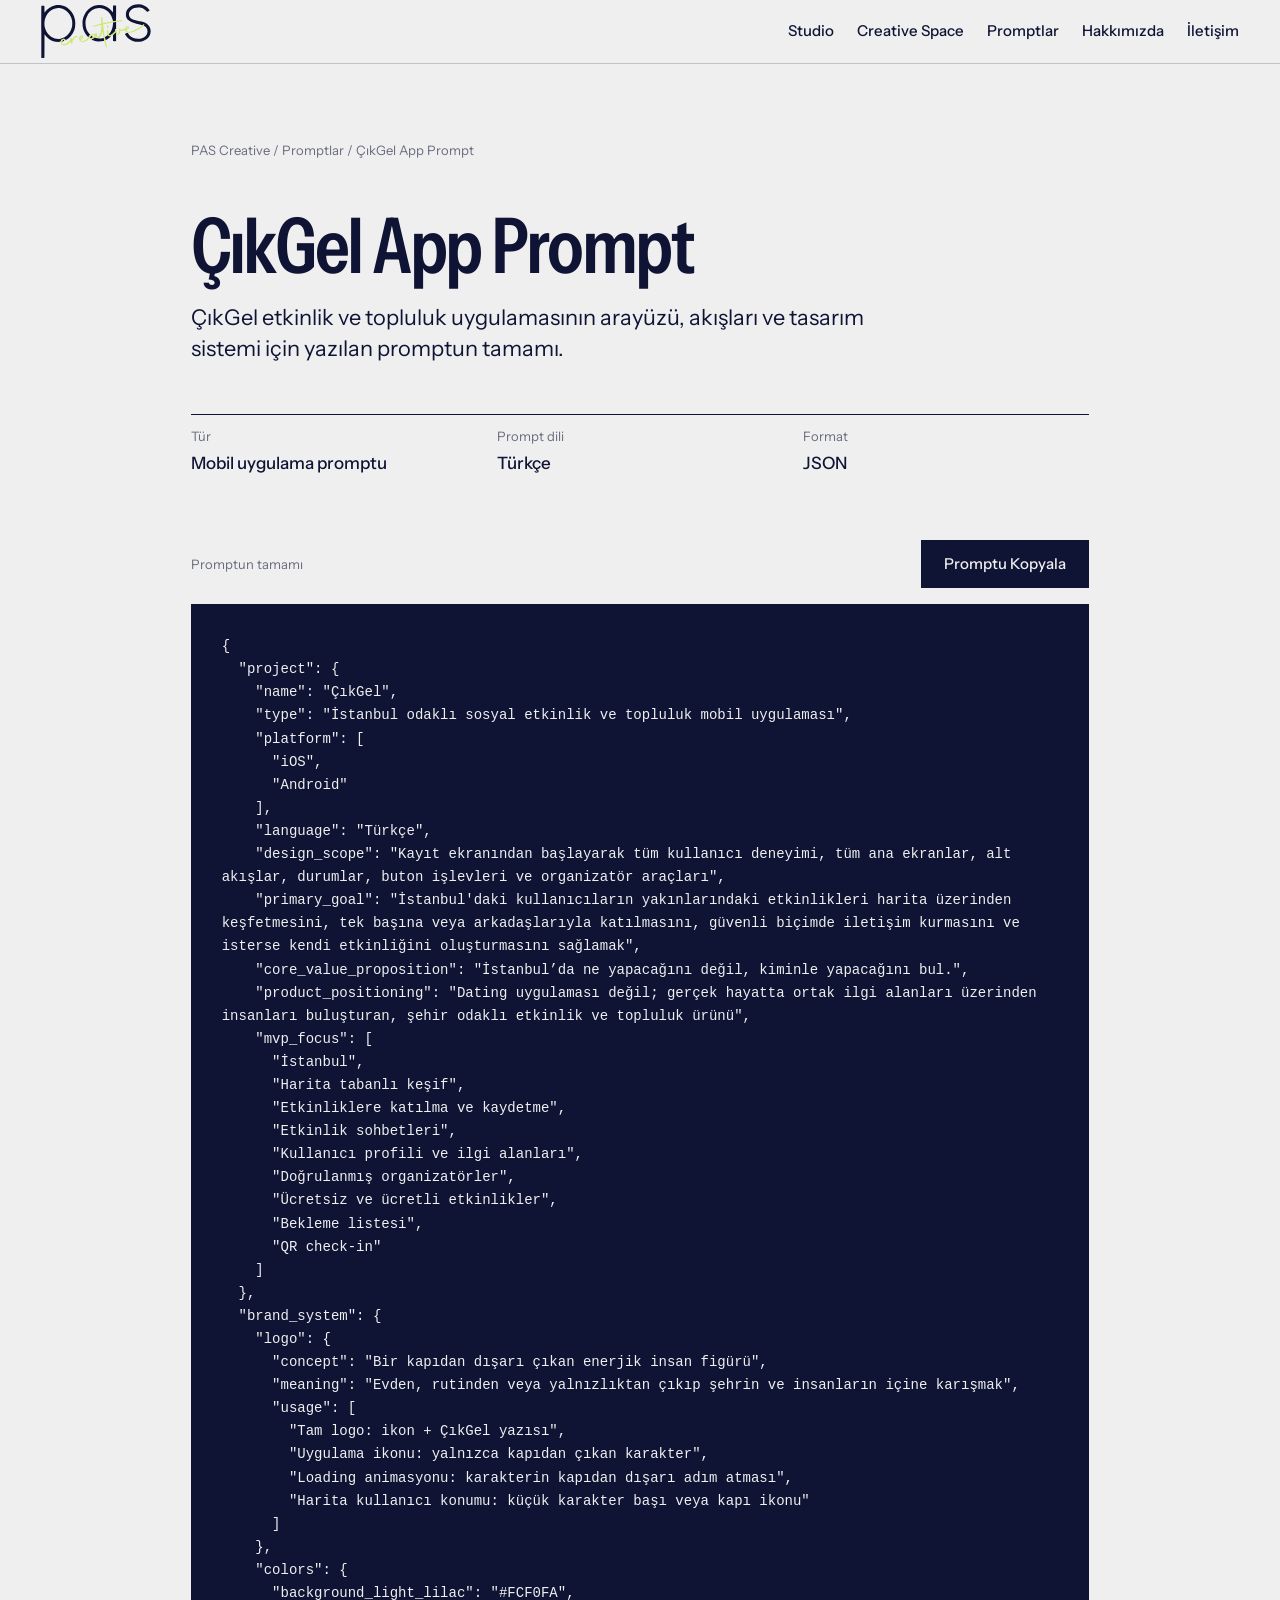
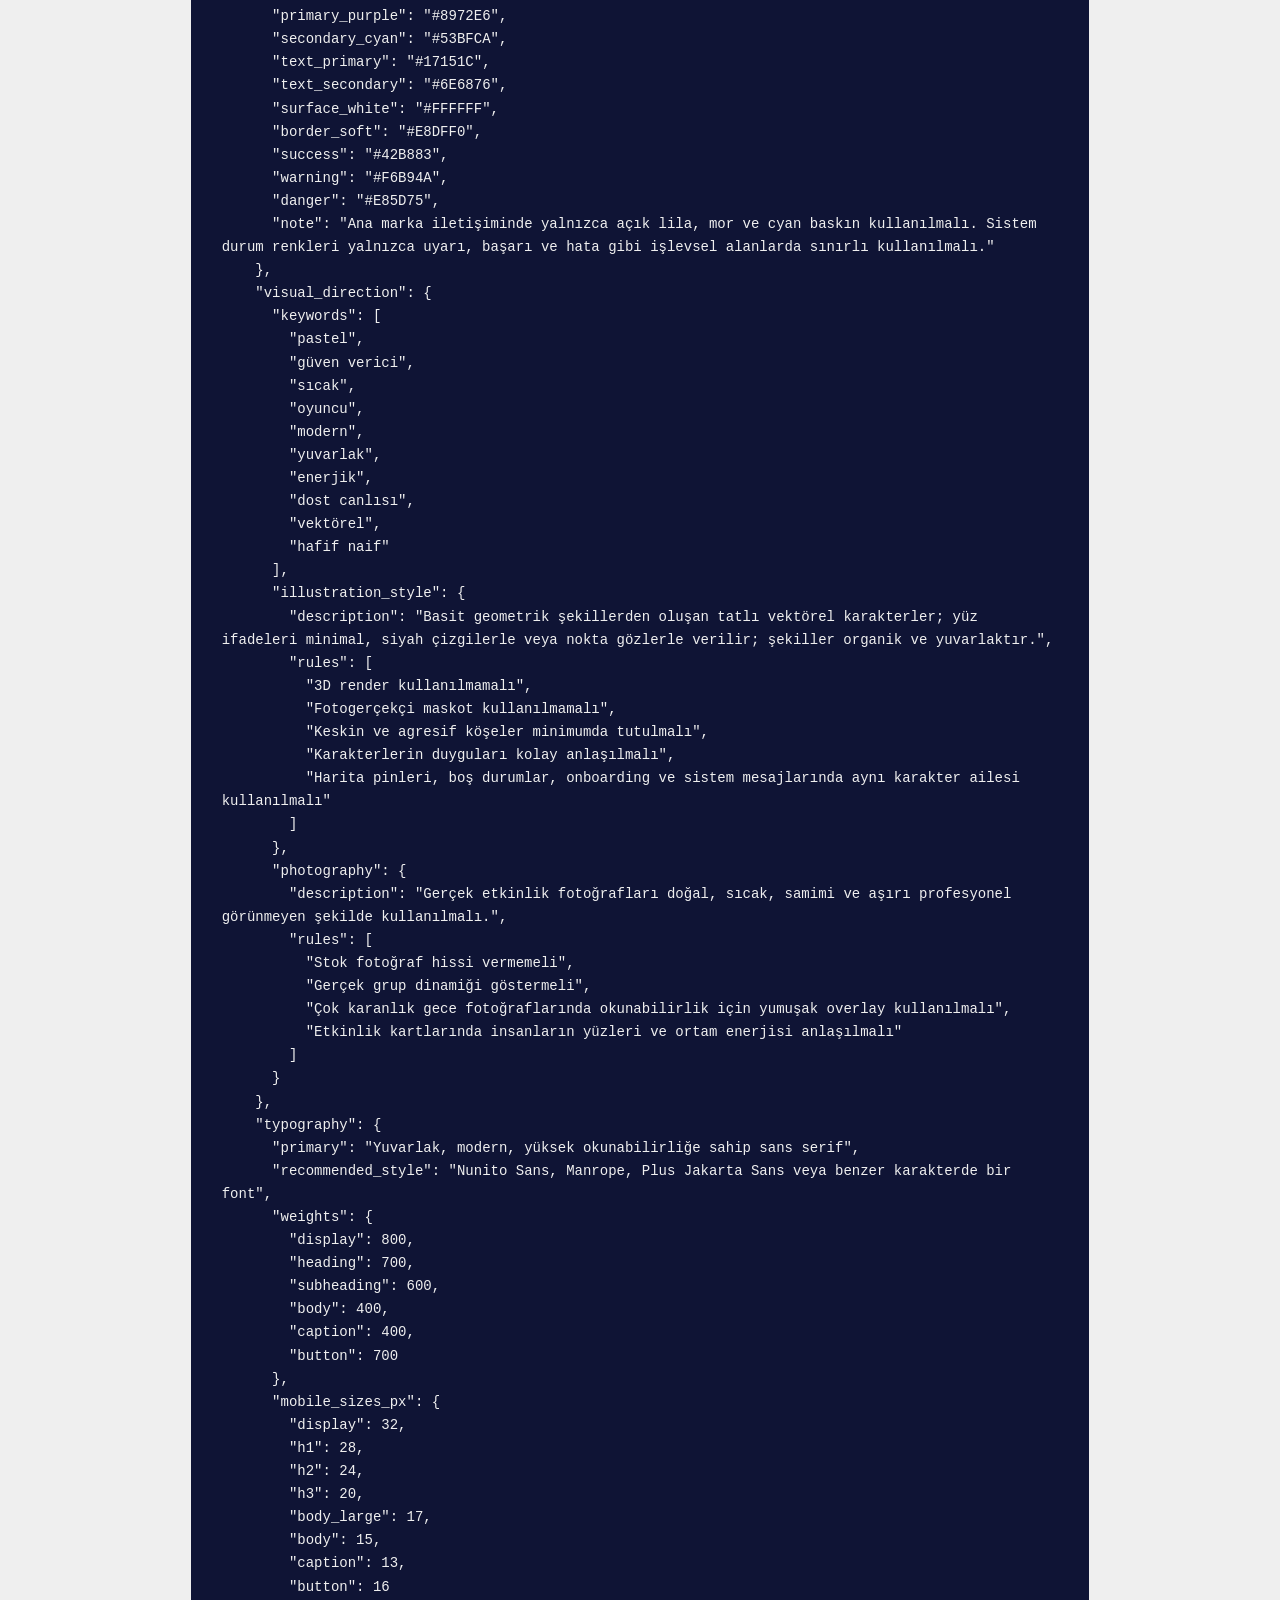
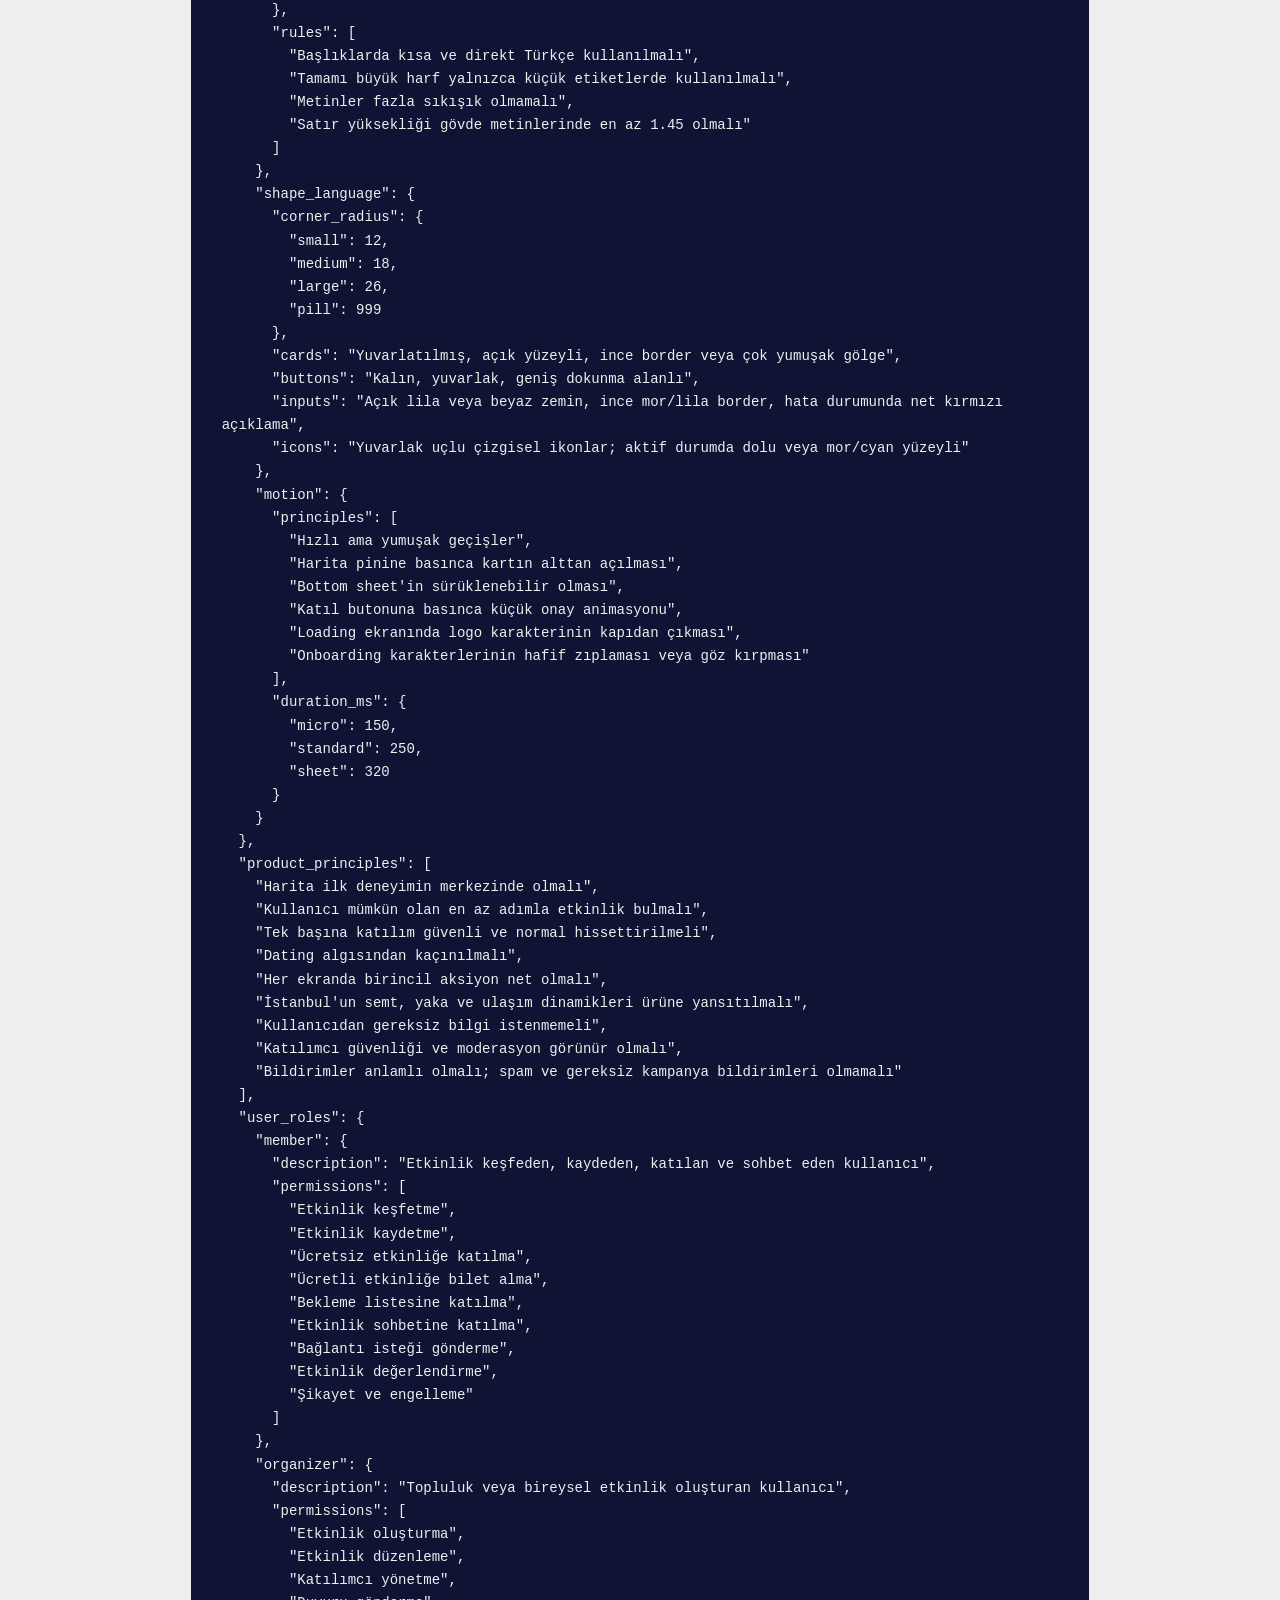
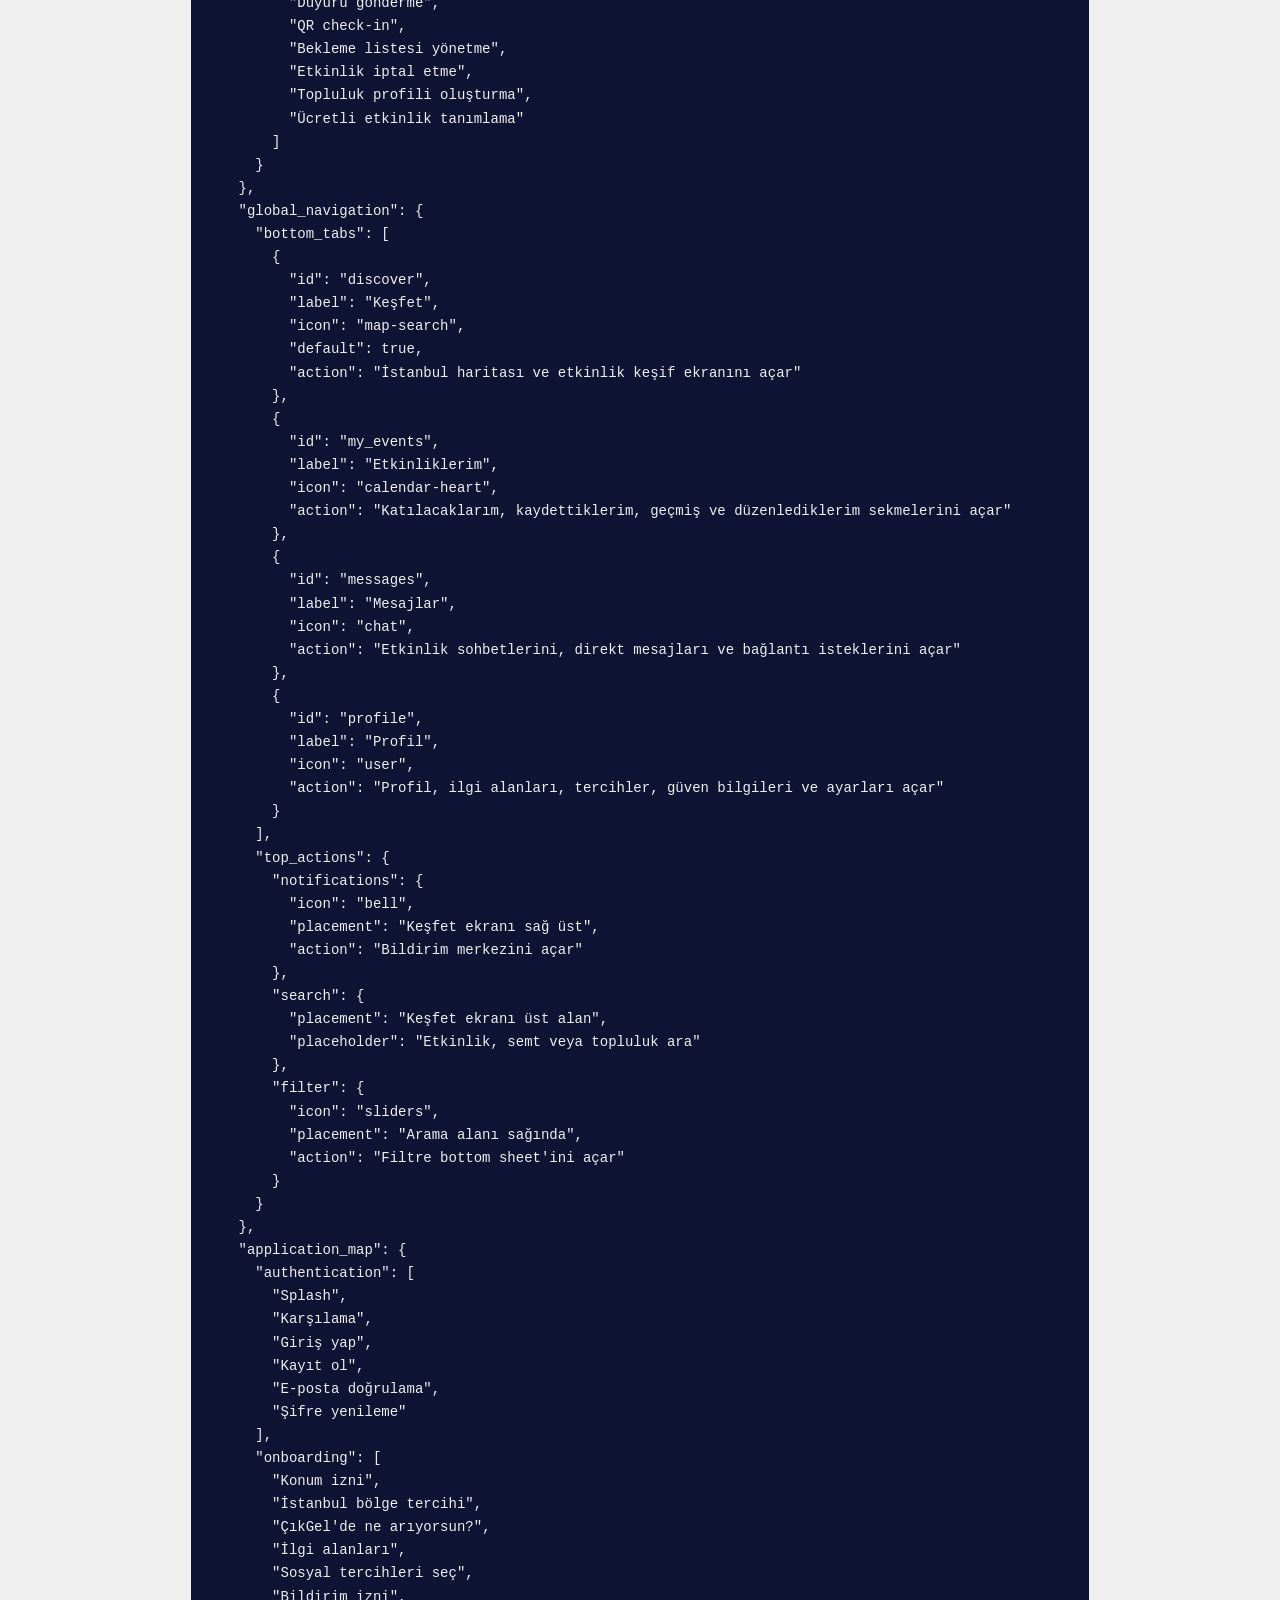
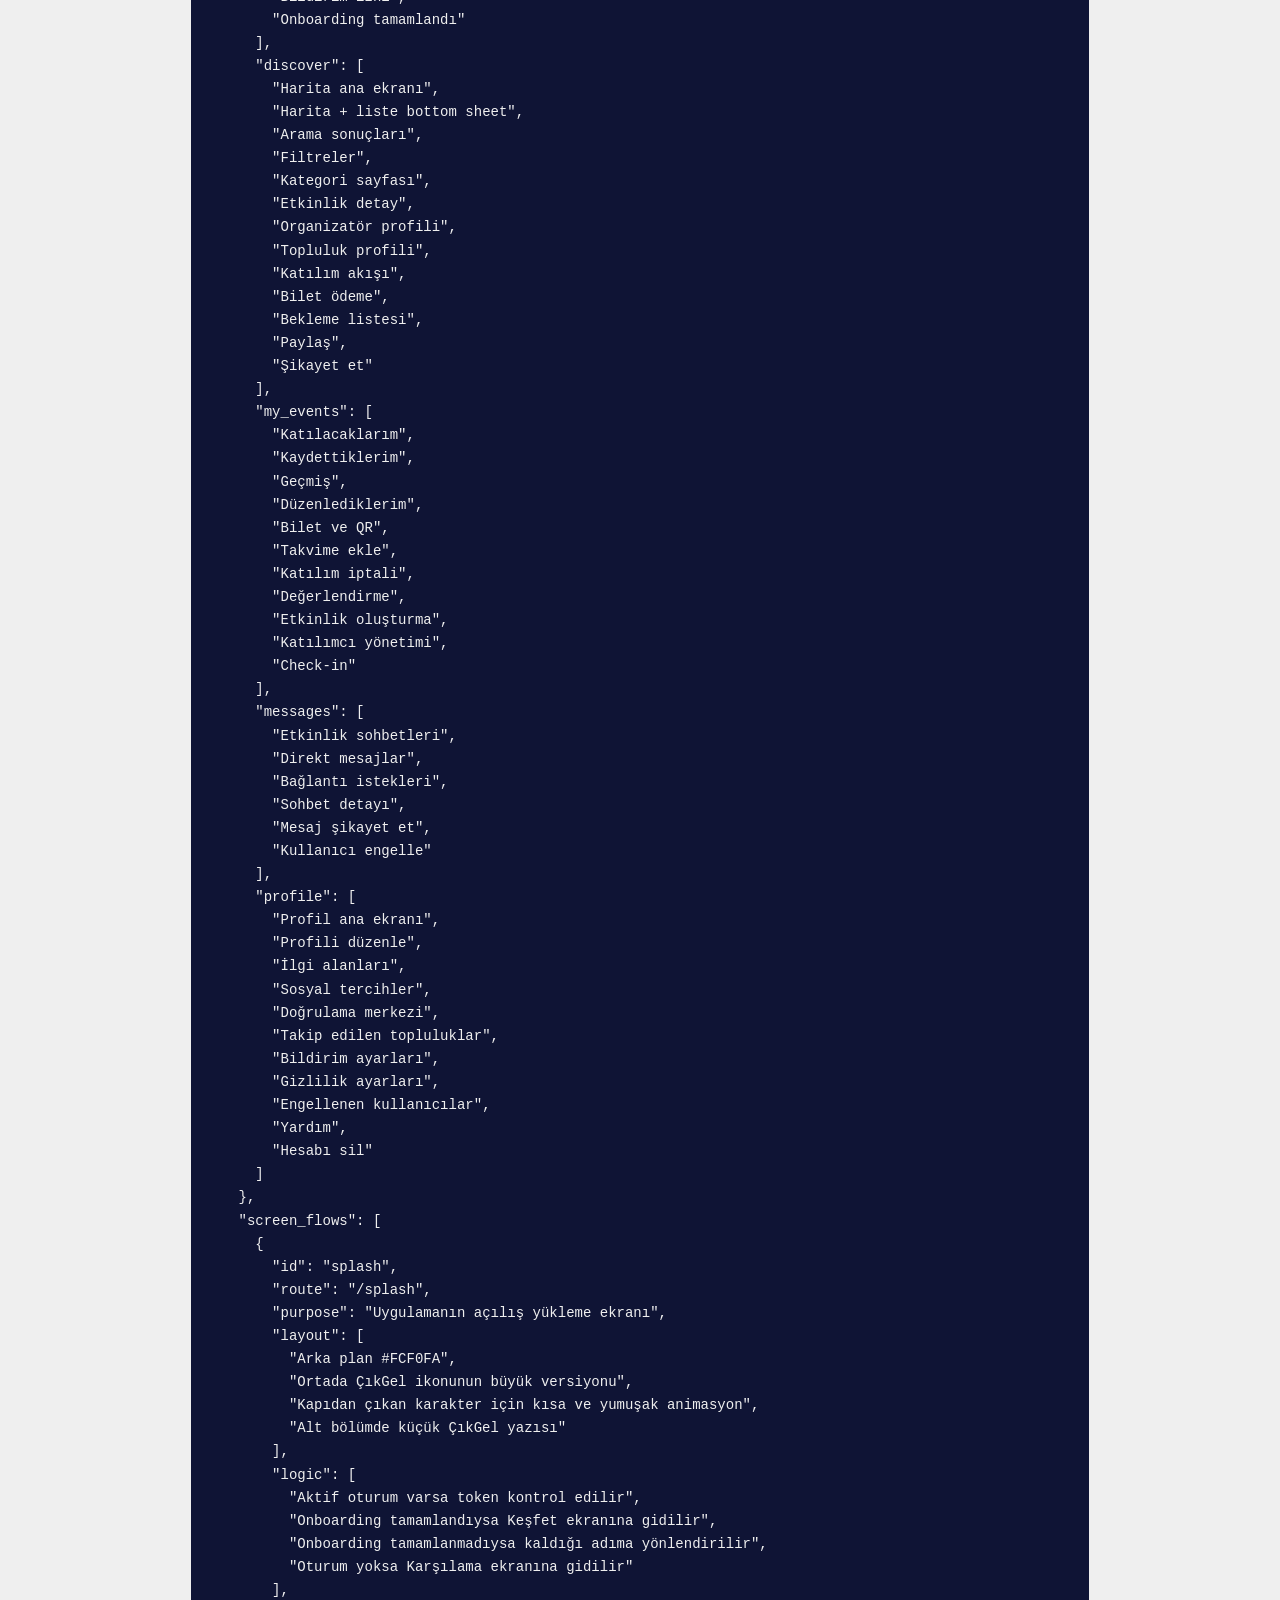
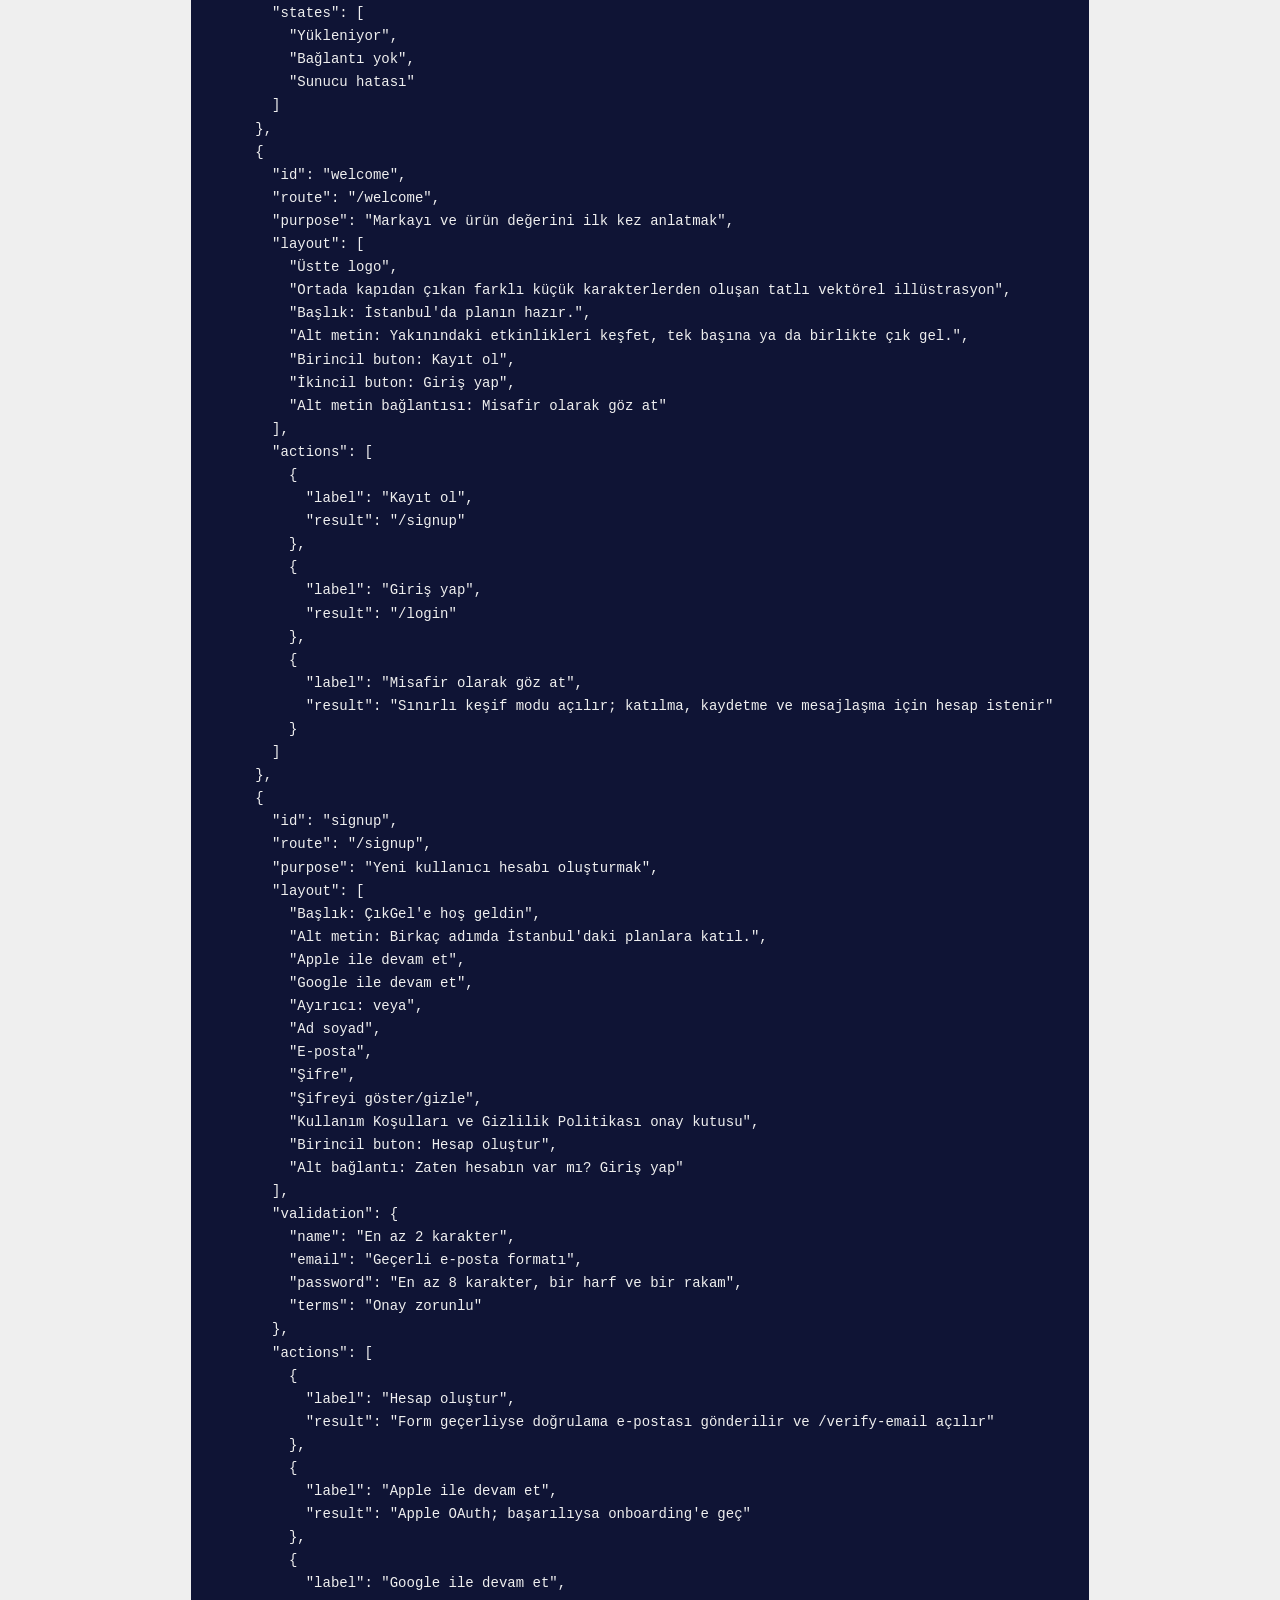
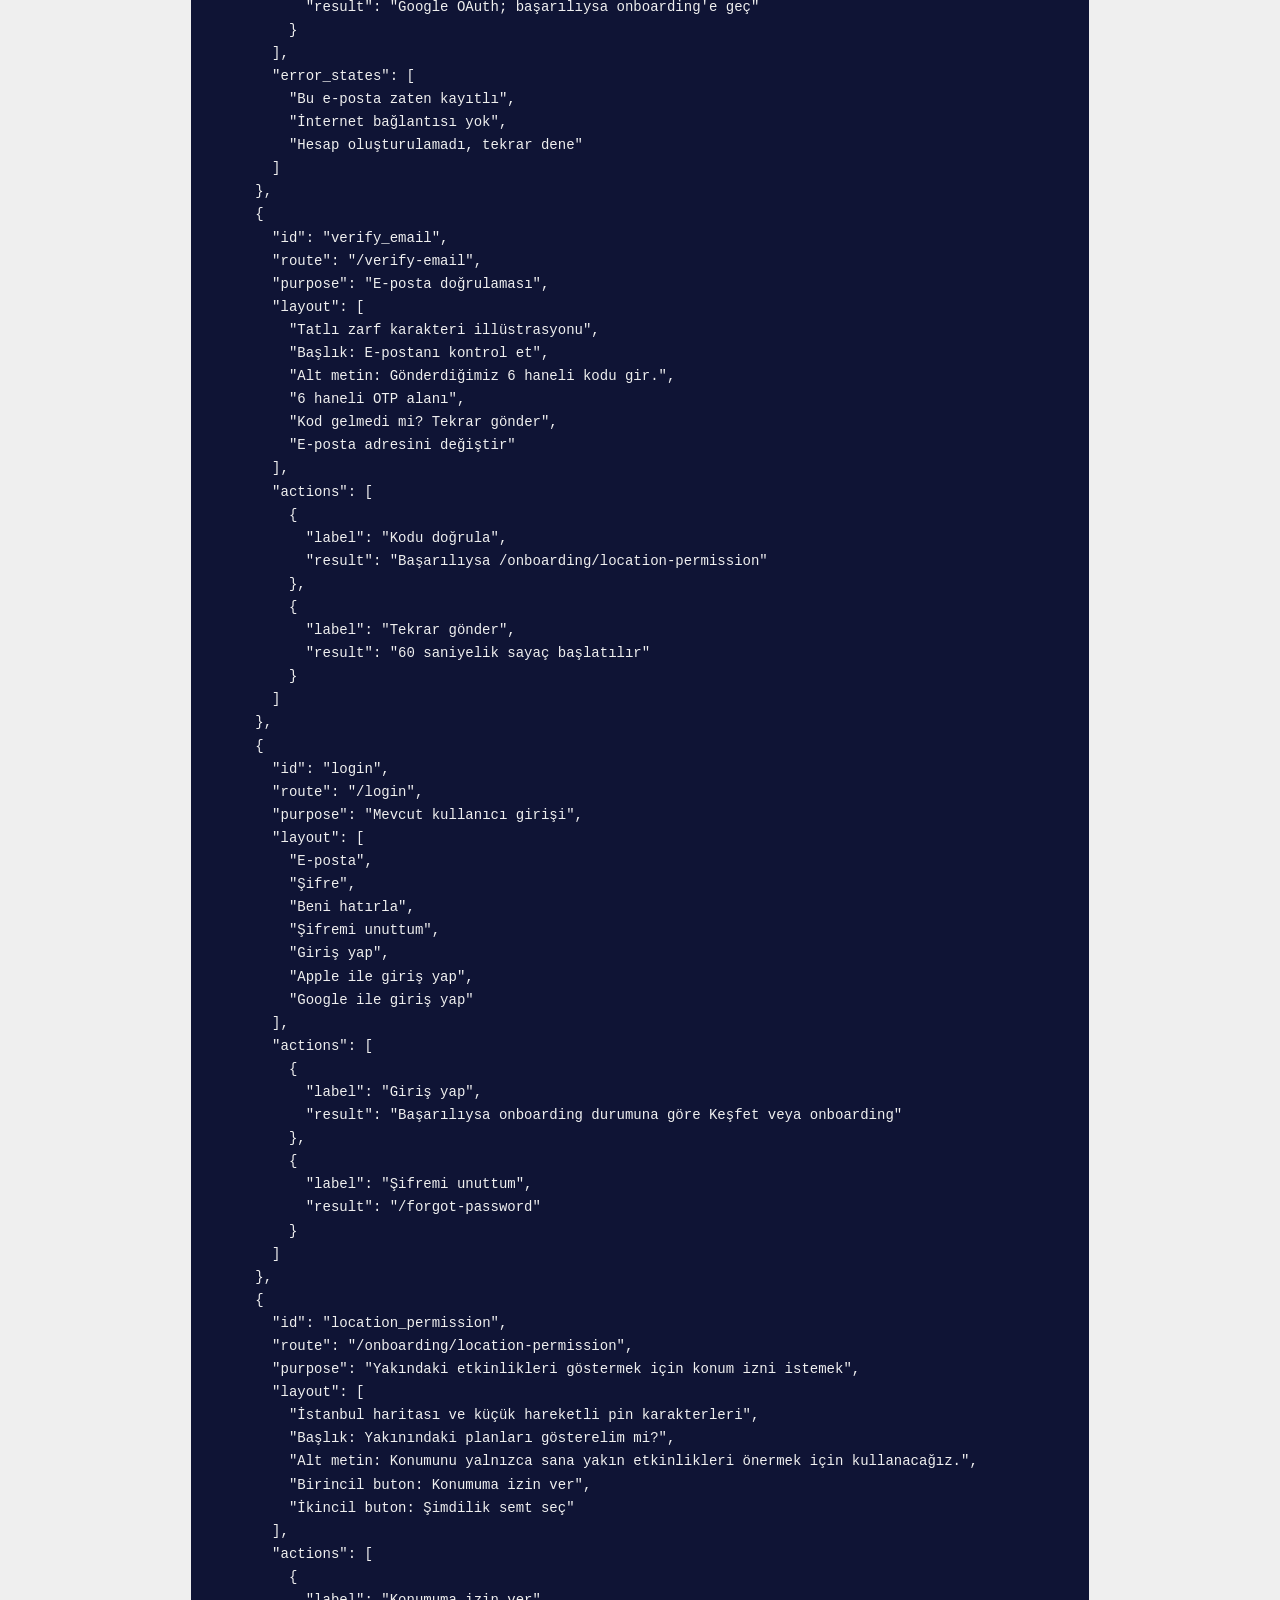
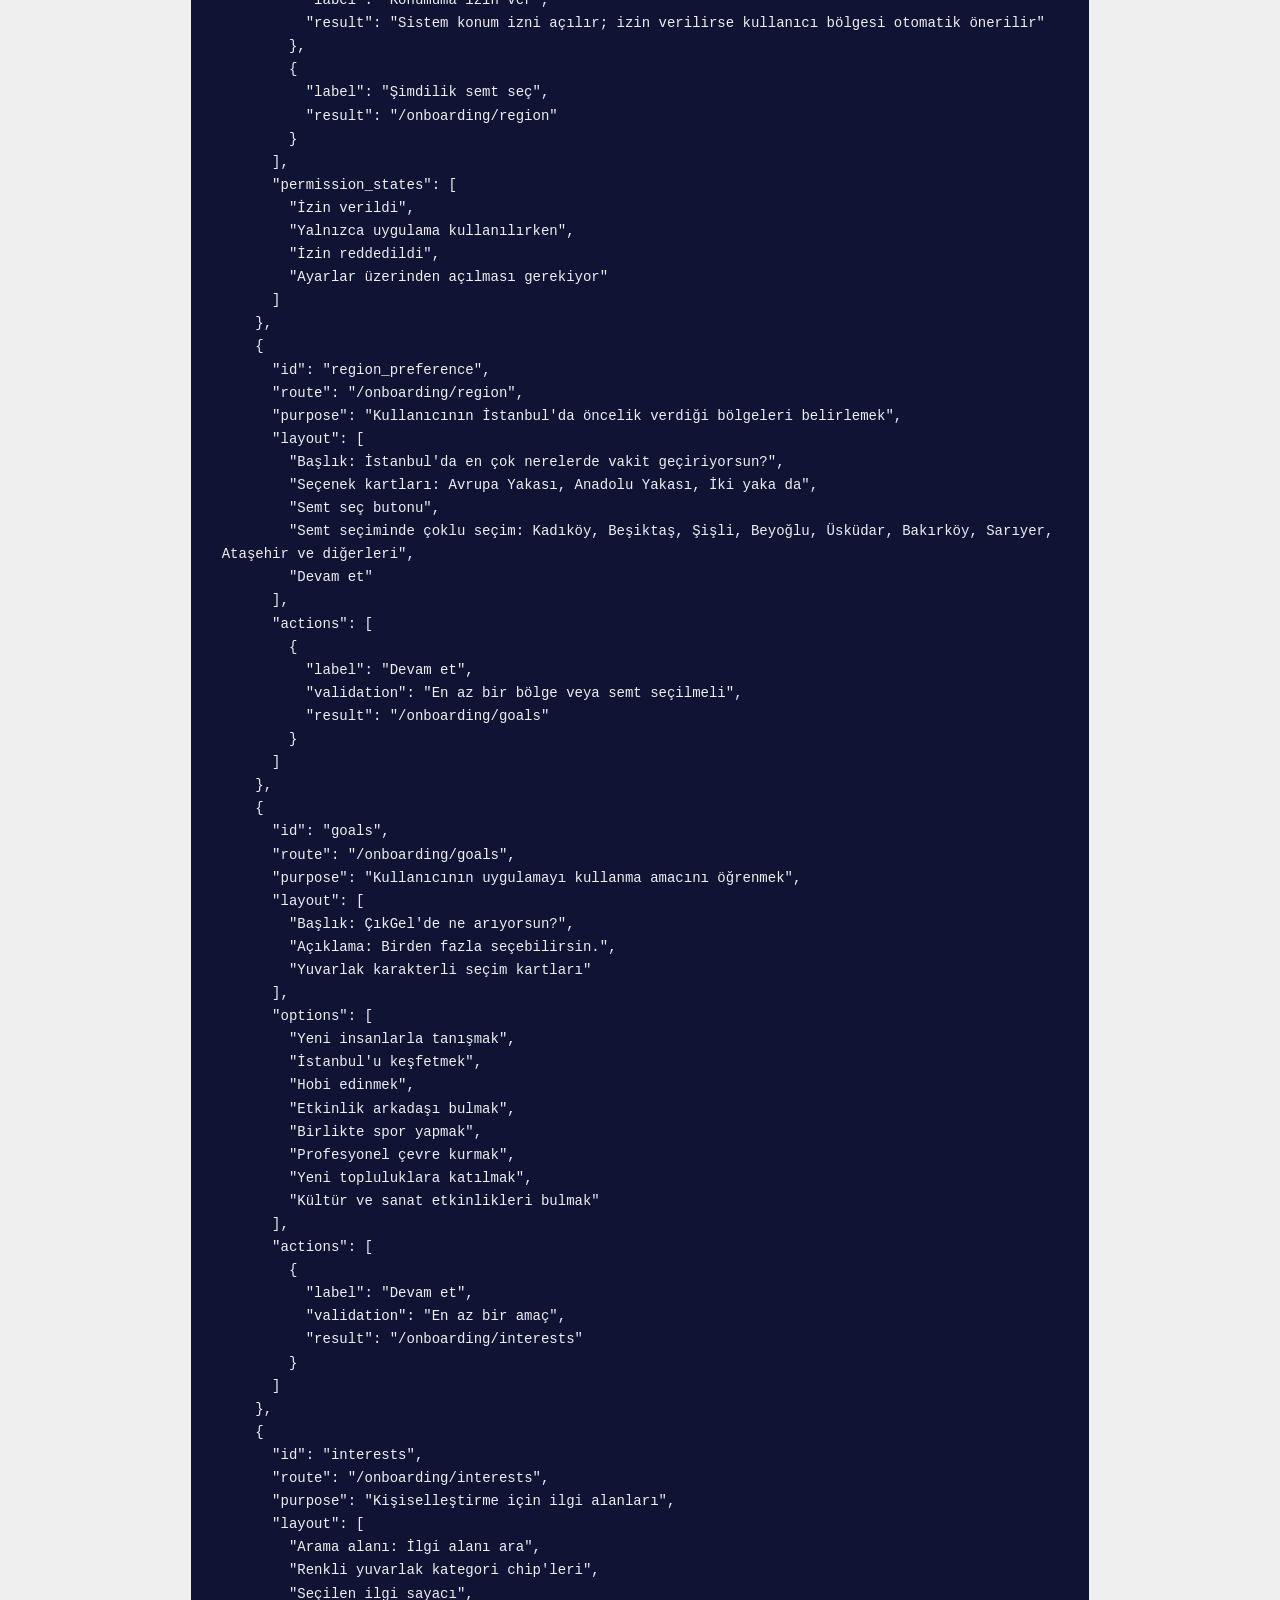
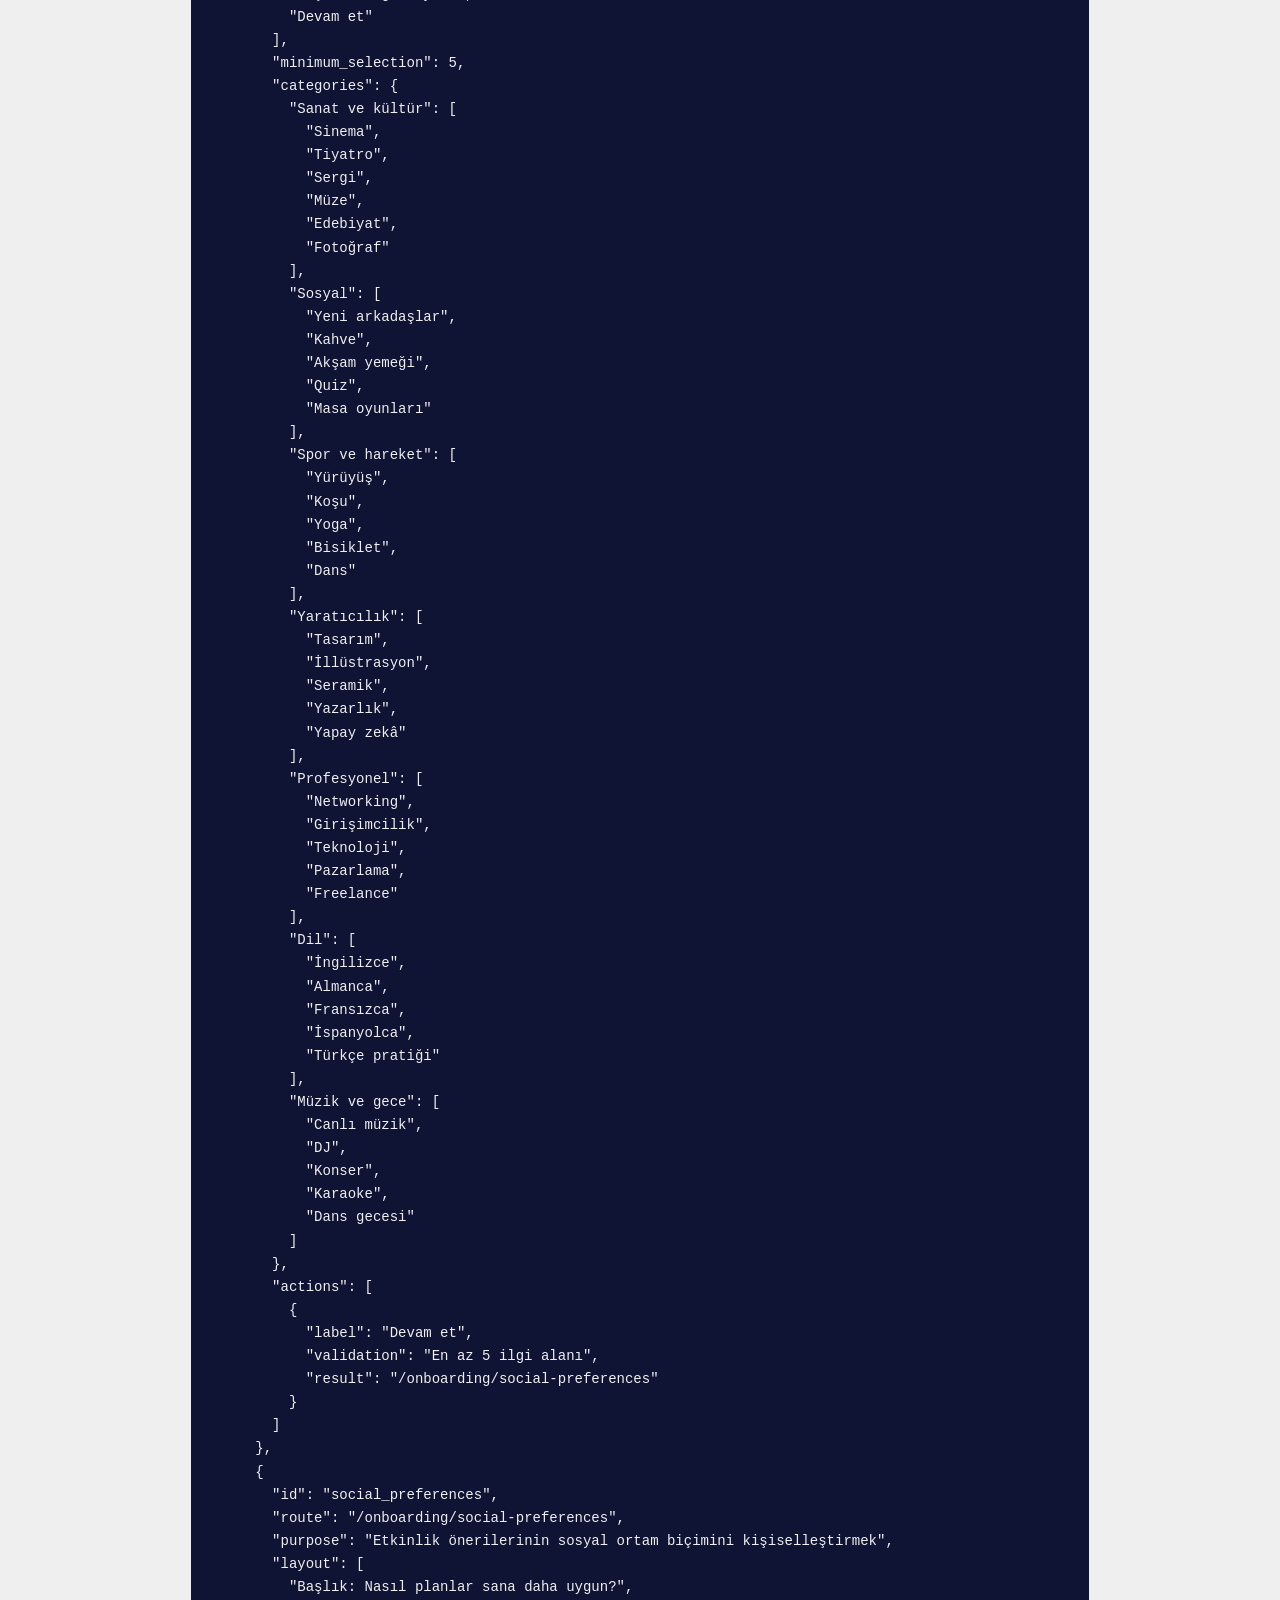
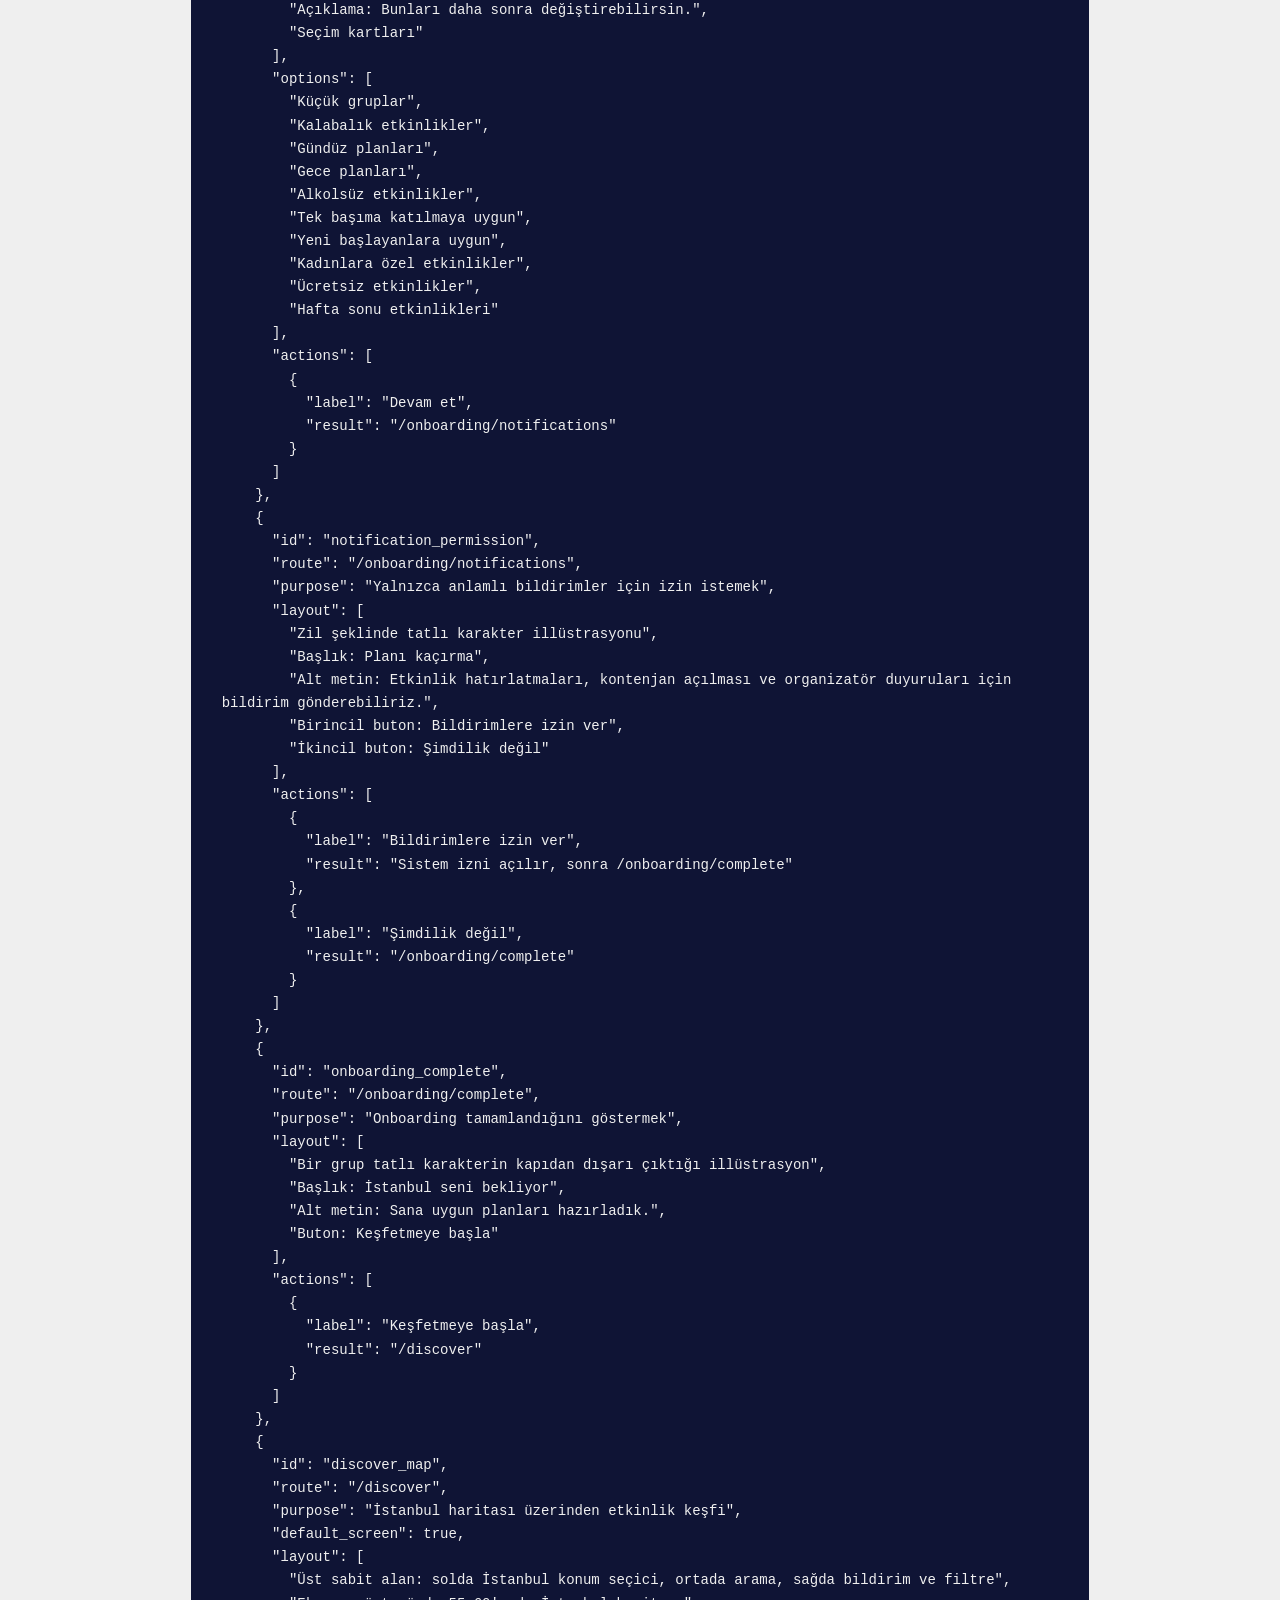
<file: promptlar/cikgel-app-prompt/index.html>
<!DOCTYPE html>
<html lang="tr">
<head>
<meta charset="utf-8">
<meta name="viewport" content="width=device-width, initial-scale=1, viewport-fit=cover">
<title>ÇıkGel App Prompt — PAS Creative Studio</title>
<meta name="description" content="ÇıkGel etkinlik ve topluluk uygulamasının arayüzü, akışları ve tasarım sistemi için yazılan promptun tamamı.">
<meta name="robots" content="index, follow, max-image-preview:large">
<link rel="canonical" href="https://pascreativestudio.com/promptlar/cikgel-app-prompt/">
<meta property="og:type" content="article">
<meta property="og:site_name" content="PAS Creative Studio">
<meta property="og:locale" content="tr_TR">
<meta property="og:title" content="ÇıkGel App Prompt — PAS Creative Studio">
<meta property="og:description" content="ÇıkGel etkinlik ve topluluk uygulamasının arayüzü, akışları ve tasarım sistemi için yazılan promptun tamamı.">
<meta property="og:url" content="https://pascreativestudio.com/promptlar/cikgel-app-prompt/">
<meta property="og:image" content="https://pascreativestudio.com/assets/link-preview.jpg">
<meta property="og:image:width" content="1200">
<meta property="og:image:height" content="630">
<meta name="twitter:card" content="summary_large_image">
<meta name="twitter:image" content="https://pascreativestudio.com/assets/link-preview.jpg">
<meta name="twitter:title" content="ÇıkGel App Prompt — PAS Creative Studio">
<meta name="twitter:description" content="ÇıkGel etkinlik ve topluluk uygulamasının arayüzü, akışları ve tasarım sistemi için yazılan promptun tamamı.">
<meta name="theme-color" content="#efefef">
<link rel="preconnect" href="https://fonts.googleapis.com">
<link rel="preconnect" href="https://fonts.gstatic.com" crossorigin>
<link href="https://fonts.googleapis.com/css2?family=Instrument+Sans:ital,wdth,wght@0,75..100,400..700&display=swap" rel="stylesheet">
<style>
:root{
  --bg:#efefef; --ink:#0f1435; --lime:#cce86b; --pink:#f2c4cd;
  --grey:#dcdcdc; --rule:rgba(15,20,53,.2); --muted:rgba(15,20,53,.6);
  --m:clamp(16px,3.2vw,44px); --gut:clamp(12px,1.6vw,24px);
  --ease-out:cubic-bezier(.2,.7,.1,1);
  --f:"Instrument Sans","Helvetica Neue",Helvetica,Arial,sans-serif;
}
*,*::before,*::after{box-sizing:border-box}
body{margin:0;background:var(--bg);color:var(--ink);font-family:var(--f);font-size:17px;line-height:1.5;
  -webkit-font-smoothing:antialiased;overflow-x:hidden}
a{color:inherit;text-decoration:none}
button{font:inherit;color:inherit;background:none;border:0;padding:0;cursor:pointer}
h1,h2,h3,p,ul,dl,dd{margin:0;padding:0}
ul{list-style:none}
:focus-visible{outline:2px solid var(--ink);outline-offset:3px}
.wordmark{font-weight:700;font-stretch:88%;letter-spacing:-.035em;line-height:1}
.meta{font-size:13px;line-height:1.4;color:var(--muted)}
.tnum{font-variant-numeric:tabular-nums}
.wrap{padding-inline:var(--m)}
.link{background:linear-gradient(currentColor,currentColor) 0 100%/0 1px no-repeat;transition:background-size .45s var(--ease-out)}
.link:hover{background-size:100% 1px}
.btn{display:inline-flex;align-items:center;min-height:48px;padding:0 22px;border:1px solid var(--ink);
  font-size:15px;font-weight:500;transition:background .35s var(--ease-out),color .35s var(--ease-out)}
.btn:hover{background:var(--ink);color:var(--bg)}
.btn--solid{background:var(--ink);color:var(--bg)}
.btn--solid:hover{background:var(--lime);color:var(--ink);border-color:var(--lime)}

.head{display:flex;align-items:center;justify-content:space-between;gap:20px;height:64px;padding:0 var(--m);
  border-bottom:1px solid var(--rule);position:sticky;top:0;background:var(--bg);z-index:10}
.head-brand{display:flex;align-items:center}
.nav{display:flex;gap:clamp(14px,1.8vw,30px);font-size:15px;font-weight:500;flex-wrap:wrap;justify-content:flex-end}

.article{padding-block:clamp(40px,6vw,88px) clamp(64px,8vw,120px);max-width:980px;margin:0 auto}
.crumbs{margin-bottom:clamp(28px,4vw,52px)}
.crumbs a:hover{text-decoration:underline}
h1{font-size:clamp(38px,6vw,84px);font-weight:600;font-stretch:80%;letter-spacing:-.03em;line-height:.94}
.lead{margin-top:20px;font-size:clamp(18px,1.7vw,23px);line-height:1.4;max-width:34em}
.specs{margin-top:clamp(32px,4vw,56px);border-top:1px solid var(--ink);display:grid;grid-template-columns:repeat(3,minmax(0,1fr));gap:var(--gut)}
.specs div{padding-top:12px}
.specs dt{font-size:13px;color:var(--muted)}
.specs dd{margin-top:4px;font-weight:500}
.prompt-head{margin-top:clamp(40px,5vw,72px);display:flex;justify-content:space-between;align-items:center;gap:16px;flex-wrap:wrap}
.prompt{margin-top:16px;background:var(--ink);color:var(--bg);padding:clamp(18px,2.4vw,32px);
  font-family:ui-monospace,"SF Mono",Menlo,Consolas,monospace;font-size:14px;line-height:1.65;
  white-space:pre-wrap;word-break:break-word;overflow-x:auto;tab-size:2}
.prompt-foot{margin-top:24px;display:flex;gap:12px;flex-wrap:wrap}

.pr-list{margin-top:clamp(36px,4vw,64px);border-top:1px solid var(--ink)}
.pr-row{display:grid;grid-template-columns:56px minmax(0,1fr) 190px auto;gap:var(--gut);align-items:center;
  padding:22px 0;border-bottom:1px solid var(--rule);position:relative}
.pr-row::before{content:"";position:absolute;inset:0 calc(var(--m)*-1);background:var(--lime);opacity:0;transition:opacity .25s;z-index:0}
.pr-row:hover::before{opacity:1}
.pr-row > *{position:relative;z-index:1}
.pr-id{color:var(--muted);font-size:14px}
.pr-main{display:grid;gap:4px}
.pr-main b{font-size:clamp(21px,2vw,28px);font-weight:600;font-stretch:88%;letter-spacing:-.015em;line-height:1.15}
.pr-main span{font-size:14px;color:var(--muted)}
.pr-kind{font-size:14px}
.pr-go{font-size:15px;font-weight:500;white-space:nowrap}

.foot{background:var(--ink);color:var(--bg);padding:clamp(48px,6vw,88px) var(--m) 28px}
.foot-grid{margin-top:clamp(36px,4vw,64px);border-top:1px solid rgba(239,239,239,.25);padding-top:18px;
  display:grid;grid-template-columns:repeat(5,minmax(0,1fr));gap:var(--gut);row-gap:28px;font-size:15px}
.foot-grid > div{display:grid;gap:4px;align-content:start;justify-items:start}
.foot .meta{color:rgba(239,239,239,.55)}
.foot :focus-visible{outline-color:var(--lime)}
.foot-bottom{margin-top:48px;display:flex;justify-content:space-between;gap:20px;color:rgba(239,239,239,.55);font-size:13px}

@media (max-width:820px){
  body{font-size:16px}
  .head{height:auto;padding-block:12px;flex-direction:column;align-items:flex-start;gap:8px;position:static}
  .nav{justify-content:flex-start;gap:14px;font-size:14px}
  .specs{grid-template-columns:1fr;gap:0}
  .specs div{padding-block:12px;border-bottom:1px solid var(--rule)}
  .pr-row{grid-template-columns:1fr;gap:6px;padding:20px 0}
  .pr-kind,.pr-go{font-size:14px;color:var(--muted)}
  .foot-grid{grid-template-columns:1fr 1fr}
  .foot-bottom{flex-direction:column}
  .prompt{font-size:13px}
}
@media (max-width:480px){.foot-grid{grid-template-columns:1fr}}
@media (prefers-reduced-motion:reduce){*{transition-duration:.001s!important}}


.brand-logo{display:block;width:clamp(92px,8.6vw,110px);height:auto}
.foot .brand-logo{--l1:#efefef;width:clamp(230px,44vw,540px)}
</style>
<script defer src="/assets/tracking-config.js"></script><script defer src="/assets/tracking.js"></script></head>
<body data-brand="creative">
<svg width="0" height="0" style="position:absolute" aria-hidden="true"><defs><symbol id="lg-pas-creative" viewBox="0 0 1051 520"><path fill="var(--l1,#0f1435)" fill-rule="evenodd" d="M3.7 516.3C3.3 516.0 3.0 403.7 3.0 266.9C3.0 18.2 3.0 18.2 5.2 17.6C9.0 16.6 29.0 16.9 31.1 18.0C32.9 19.0 33.0 20.5 33.0 51.2L33.0 83.3L35.8 79.6C63.0 42.9 96.9 20.4 137.7 12.1C151.7 9.2 178.0 9.2 193.1 11.9C284.6 28.9 345.5 128.3 324.4 226.0C313.6 275.8 278.1 323.7 236.3 344.9C231.0 347.6 231.0 347.6 232.3 344.1C235.6 335.2 218.1 328.3 205.6 333.5C197.2 337.0 189.6 347.1 188.4 356.4C187.6 361.7 186.4 362.0 164.6 362.0C130.4 361.9 101.2 352.1 73.0 331.2C62.5 323.4 41.0 301.5 36.9 294.3L33.5 288.5L33.2 401.4C33.1 482.8 32.7 514.7 31.9 515.7C30.7 517.1 5.0 517.7 3.7 516.3ZM902.8 360.5C877.4 356.2 853.0 345.4 835.9 330.8C823.1 319.8 802.0 292.4 802.0 286.8C802.0 285.4 823.9 274.0 826.5 274.0C827.3 274.0 828.7 275.2 829.7 276.8C849.3 308.4 867.5 321.8 902.0 330.2C912.8 332.8 944.7 331.9 957.0 328.7C993.7 319.1 1016.0 295.5 1017.7 264.5C1019.0 240.8 1009.0 222.5 988.2 210.2L981.0 205.9L983.5 202.2C989.1 193.9 985.4 191.5 977.2 198.0L972.2 202.0L963.3 200.1C958.5 199.0 949.3 197.2 943.0 196.0C900.9 188.1 859.5 173.0 840.3 158.6C820.2 143.5 811.0 124.7 811.0 99.2C811.1 45.4 863.1 3.0 929.0 3.0C971.1 3.0 1010.8 22.3 1032.0 53.0C1033.4 54.9 1035.3 57.5 1036.4 58.8C1038.9 61.7 1038.8 61.8 1024.8 69.7L1013.5 76.0L1010.5 72.3C995.1 53.0 978.5 42.0 955.6 35.8C939.9 31.5 909.3 32.7 892.0 38.2C858.2 48.9 836.4 78.6 841.0 107.6C845.7 137.1 873.8 151.7 958.2 168.4C1014.0 179.5 1048.1 214.4 1048.0 260.4C1047.9 284.9 1038.8 306.6 1019.5 327.8C1006.4 342.1 977.7 355.5 948.9 360.5C938.6 362.3 913.7 362.3 902.8 360.5ZM544.0 357.9C524.8 356.2 505.9 351.0 490.0 343.0L481.6 338.8L487.0 337.1C493.7 335.0 499.8 331.2 506.1 325.3L510.9 320.9L518.7 323.3C542.6 330.9 571.1 331.2 592.6 324.0C595.8 323.0 598.6 322.3 598.9 322.5C599.1 322.7 600.3 328.0 601.6 334.2C602.9 340.4 604.2 346.5 604.5 347.8C605.1 350.4 604.1 350.9 592.3 354.0C578.6 357.6 558.4 359.2 544.0 357.9ZM201.0 357.0C201.0 352.8 209.1 343.0 214.3 341.1C220.1 338.9 221.3 339.5 220.5 344.2C220.1 346.6 219.7 349.4 219.6 350.5C219.5 353.1 201.0 359.5 201.0 357.0ZM688.7 354.3C688.3 354.0 688.0 340.9 688.0 325.4L688.0 297.1L695.8 289.3C700.1 285.0 705.5 278.9 707.9 275.8C710.3 272.6 712.6 270.0 713.0 270.0C713.4 270.0 714.7 272.2 715.9 274.9C717.9 279.7 718.0 281.4 718.0 315.9C718.0 335.6 717.7 352.5 717.4 353.4C716.8 355.1 690.2 355.9 688.7 354.3ZM615.2 341.2C614.4 337.9 613.4 332.7 611.4 320.8C610.8 317.3 611.0 316.9 614.0 315.3C618.6 312.7 629.9 305.3 634.1 301.9L637.7 299.1L640.1 301.6C645.5 307.4 655.7 310.1 665.5 308.1L670.5 307.2L662.0 315.4C651.1 325.9 622.1 345.0 617.1 345.0C616.5 345.0 615.7 343.3 615.2 341.2ZM186.1 332.1C241.7 321.9 285.1 275.4 297.1 213.5C298.9 204.0 299.0 169.0 297.1 159.0C286.0 97.8 241.8 50.4 186.5 40.4C140.7 32.2 93.3 52.3 62.2 93.1C28.2 137.9 23.2 209.1 50.6 259.9C79.2 312.9 133.4 341.8 186.1 332.1ZM471.2 326.7C466.8 322.1 469.1 313.2 476.3 306.8C480.2 303.3 479.9 303.2 487.3 307.9C498.6 315.1 498.2 314.3 492.5 319.5C482.9 328.3 475.1 330.9 471.2 326.7ZM443.5 307.4C432.0 295.6 424.1 284.1 415.4 266.5C401.6 238.8 396.7 216.5 396.8 183.0C396.8 163.8 397.2 159.9 400.6 142.0C402.2 133.7 408.7 115.6 414.2 104.1C434.0 63.0 467.6 31.9 507.8 17.6C540.1 6.1 582.6 7.4 614.8 20.9C640.3 31.5 670.4 56.5 685.5 79.5C687.5 82.5 687.5 82.5 688.0 48.0L688.5 13.5L702.4 13.2C712.9 13.0 716.5 13.3 717.2 14.2C718.6 16.5 718.2 158.6 716.8 159.7C716.1 160.3 713.5 161.0 711.0 161.3C708.5 161.6 703.1 162.3 699.0 163.0C694.9 163.6 690.6 164.2 689.6 164.3C688.0 164.5 687.4 163.1 685.4 154.0C674.1 101.0 640.2 60.0 595.2 45.0C535.6 25.1 471.1 53.9 441.5 113.5C429.2 138.4 425.0 156.0 425.0 184.0C425.0 225.3 437.9 259.7 463.9 287.3L470.3 294.1L465.1 299.1C462.1 301.9 458.8 306.4 457.5 309.3C453.4 318.2 454.2 318.4 443.5 307.4ZM648.6 297.5C645.3 294.1 645.6 292.2 650.9 286.4C672.7 262.6 686.3 227.4 687.7 191.1L688.3 175.2L694.4 174.1C708.6 171.7 715.2 170.9 716.6 171.4C717.8 171.9 718.0 176.9 717.8 205.7L717.5 239.5L713.6 239.5C708.0 239.5 707.3 241.2 708.9 250.5L710.1 258.1L704.0 265.0C692.0 278.5 675.8 291.9 665.6 296.6C659.6 299.4 651.0 299.8 648.6 297.5Z"/><path fill="var(--l2,#cce86b)" fill-rule="evenodd" d="M622.5 413.6C618.1 409.1 618.1 409.1 611.5 380.5C609.2 371.0 600.7 330.5 598.9 321.5C598.4 318.8 596.9 310.9 595.5 304.0C594.2 297.1 592.2 286.1 591.0 279.5C587.4 258.3 587.9 258.8 584.5 272.7C580.5 289.2 574.7 302.2 566.8 312.2C555.5 326.6 536.8 325.4 525.3 309.5L523.2 306.5L518.9 311.5C495.8 338.7 481.9 343.7 464.7 331.4C459.0 327.3 459.8 327.2 456.5 332.1C444.3 350.6 425.4 360.1 400.5 360.4C382.5 360.5 372.6 355.7 366.2 343.6C362.5 336.6 362.4 323.0 365.9 316.0C369.0 309.9 375.4 304.4 381.6 302.4C393.1 298.7 404.6 307.5 402.6 318.4C401.1 326.2 390.7 337.1 381.9 340.0C376.8 341.7 377.1 343.6 383.4 347.7C394.9 355.4 408.1 354.4 424.5 344.6C436.8 337.3 451.5 321.6 457.4 309.6C465.1 294.1 480.7 286.8 506.2 286.8L518.9 286.8L521.0 282.5C523.5 277.4 525.1 276.6 529.3 278.4C534.8 280.6 535.5 282.3 534.2 288.9C530.9 305.0 536.7 316.9 546.0 313.0C557.8 308.1 569.2 282.3 574.9 247.5C576.9 235.4 578.8 201.1 577.6 199.2C576.7 197.8 531.9 209.2 507.6 217.1C500.4 219.4 494.5 217.6 494.5 213.1C494.5 210.9 495.6 210.3 506.0 206.8C518.8 202.5 547.3 194.6 565.2 190.4L577.0 187.6L577.0 181.5C577.0 178.2 576.6 171.8 576.0 167.4C575.5 162.9 574.8 151.3 574.4 141.7C573.7 124.1 573.7 124.1 576.3 123.5C583.6 121.6 587.0 126.0 587.0 137.3C587.0 149.5 590.8 184.0 592.1 184.0C592.5 184.0 597.3 182.9 602.7 181.5C608.1 180.2 622.9 177.0 635.5 174.5C648.1 172.0 660.8 169.6 663.5 169.0C680.4 165.7 721.5 159.3 740.5 157.1C766.6 154.1 776.1 154.8 779.4 160.2C781.5 163.6 778.5 165.0 769.0 165.0C748.4 165.0 680.9 175.5 624.0 187.6C607.4 191.1 595.4 193.8 593.4 194.5C592.3 194.8 592.4 195.7 595.0 216.0C597.1 232.1 598.1 239.5 599.6 249.0C600.4 254.2 601.5 261.2 602.0 264.5C607.2 298.4 613.5 333.7 620.2 366.5C621.9 374.8 623.6 383.5 624.1 386.0C624.6 388.5 626.1 395.2 627.5 401.0C631.6 417.9 631.6 418.0 629.0 418.0C627.5 418.0 625.0 416.3 622.5 413.6ZM210.8 393.1C195.8 388.3 188.0 378.1 188.0 362.9C188.0 352.2 190.1 346.7 196.9 339.9C207.5 329.4 222.3 327.9 230.0 336.7C234.6 341.9 233.1 346.8 225.8 350.4C220.0 353.4 218.8 352.3 220.4 345.3C221.5 340.1 221.2 339.7 216.6 340.6C207.7 342.2 199.7 354.3 199.6 366.0C199.5 379.6 204.3 384.5 217.8 384.5C232.3 384.5 246.1 376.9 264.8 358.6C281.2 342.6 282.1 341.0 281.1 331.4C280.0 322.2 280.1 322.0 284.3 322.0C289.7 322.1 294.0 326.9 294.0 332.9C294.0 339.0 295.0 339.4 298.4 334.8C307.2 322.5 318.2 312.5 328.0 308.1C339.6 302.8 355.2 308.1 350.2 315.6C347.7 319.4 342.0 319.2 342.0 315.3C342.0 313.5 339.2 314.3 332.5 318.0C321.2 324.4 309.8 337.8 303.8 351.9C300.9 358.8 300.6 360.5 300.5 370.0L300.4 380.5L296.1 380.4C288.9 380.3 284.1 372.2 284.0 360.2C284.0 355.7 283.3 356.1 276.8 364.5C260.2 386.0 229.8 399.1 210.8 393.1ZM381.6 328.4C385.4 325.4 392.0 316.8 392.0 314.9C392.0 313.6 388.9 311.0 387.5 311.0C382.9 311.0 377.0 320.1 375.5 329.3C374.8 333.7 375.0 333.7 381.6 328.4ZM481.9 327.1C490.3 322.7 507.4 305.9 511.7 297.6L513.2 294.7L506.1 295.4C485.3 297.5 469.0 308.6 469.0 320.8C469.0 327.9 474.8 330.7 481.9 327.1ZM651.5 308.1C639.9 305.1 633.3 295.1 630.1 275.9C626.8 256.3 631.2 245.9 640.7 250.7L644.2 252.5L644.5 270.5C644.9 295.1 645.9 298.1 654.2 298.7C664.2 299.5 684.3 286.5 700.9 268.4C710.3 258.2 710.0 258.7 708.7 249.8C707.5 241.1 708.3 239.0 713.0 239.0C717.2 239.0 719.1 242.1 721.0 252.2C724.1 269.2 731.8 287.5 735.0 285.5C739.2 282.9 748.2 251.1 745.9 246.9C744.2 243.7 744.9 238.2 747.4 235.4C749.7 232.6 749.7 232.6 753.1 234.6C755.6 236.1 756.9 237.8 758.2 241.5C759.8 246.5 759.8 246.5 764.7 246.8C770.3 247.2 777.9 245.9 790.7 242.3L799.9 239.8L801.0 234.5C803.8 220.8 813.7 212.0 826.3 212.0C834.2 212.0 838.3 213.7 840.5 218.0C845.9 228.5 833.4 245.6 817.9 248.7C815.2 249.2 814.9 249.6 815.5 251.9C818.1 262.8 833.4 269.0 850.5 266.1C875.0 261.8 934.5 230.0 974.7 199.8C983.8 192.9 986.0 192.2 986.0 196.1C986.0 209.9 931.7 247.5 886.9 264.7C841.6 282.2 809.7 277.0 801.7 250.9C801.3 249.6 799.8 249.8 790.8 252.9C781.8 255.9 779.1 256.4 769.0 256.7L757.5 257.0L755.9 264.2C752.2 281.4 748.0 288.8 740.2 292.1C731.6 295.8 724.3 291.0 716.8 276.5C713.0 269.0 712.9 268.9 709.9 273.2C693.0 297.6 668.1 312.5 651.5 308.1ZM820.5 238.0C824.3 235.6 828.5 230.5 830.6 225.5C832.0 222.0 832.0 222.0 829.3 222.0C822.5 222.1 814.1 230.5 814.0 237.2C814.0 240.6 815.9 240.8 820.5 238.0ZM632.7 227.8C629.9 226.8 629.9 226.6 630.6 221.6C631.0 218.8 631.4 214.5 631.4 212.0C631.5 206.5 634.1 205.1 640.6 206.9C643.9 207.8 644.9 208.6 645.3 210.8C646.0 214.0 644.2 226.0 642.8 227.8C641.6 229.2 636.6 229.3 632.7 227.8Z"/></symbol></defs></svg>
<script type="application/ld+json">{"@context": "https://schema.org", "@type": "Article", "image": "https://pascreativestudio.com/assets/link-preview.jpg", "headline": "ÇıkGel App Prompt", "description": "ÇıkGel etkinlik ve topluluk uygulamasının arayüzü, akışları ve tasarım sistemi için yazılan promptun tamamı.", "inLanguage": "tr-TR", "mainEntityOfPage": "https://pascreativestudio.com/promptlar/cikgel-app-prompt/", "author": {"@type": "Organization", "name": "PAS Creative Studio", "url": "https://pascreativestudio.com/creative/", "@id": "https://pascreativestudio.com/creative/#business"}, "publisher": {"@type": "Organization", "name": "PAS Creative Studio", "url": "https://pascreativestudio.com/creative/", "@id": "https://pascreativestudio.com/creative/#business"}}</script>
<script type="application/ld+json">{"@context": "https://schema.org", "@type": "BreadcrumbList", "itemListElement": [{"@type": "ListItem", "position": 1, "name": "PAS", "item": "https://pascreativestudio.com/"}, {"@type": "ListItem", "position": 2, "name": "PAS Creative", "item": "https://pascreativestudio.com/creative/"}, {"@type": "ListItem", "position": 3, "name": "Promptlar", "item": "https://pascreativestudio.com/promptlar/"}, {"@type": "ListItem", "position": 4, "name": "ÇıkGel App Prompt", "item": "https://pascreativestudio.com/promptlar/cikgel-app-prompt/"}]}</script>
<header class="head">
  <a class="head-brand" href="/creative/"><svg class="brand-logo" viewBox="0 0 1051 520" role="img" aria-label="PAS Creative"><use href="#lg-pas-creative"/></svg></a>
  <nav class="nav" aria-label="Ana menü">
    <a href="../../index.html#studio">Studio</a>
    <a href="../../index.html#creative-space">Creative Space</a>
    <a href="../../promptlar/">Promptlar</a>
    <a href="../../index.html#hakkimizda">Hakkımızda</a>
    <a href="../../index.html#iletisim">İletişim</a>
  </nav>
</header>
<main class="wrap article">
  <nav class="crumbs meta" aria-label="Breadcrumb"><a href="/creative/">PAS Creative</a> / <a href="../">Promptlar</a> / <span>ÇıkGel App Prompt</span></nav>
  <h1>ÇıkGel App Prompt</h1>
  <p class="lead">ÇıkGel etkinlik ve topluluk uygulamasının arayüzü, akışları ve tasarım sistemi için yazılan promptun tamamı.</p>
  <dl class="specs">
    <div><dt>Tür</dt><dd>Mobil uygulama promptu</dd></div>
    <div><dt>Prompt dili</dt><dd>Türkçe</dd></div>
    <div><dt>Format</dt><dd>JSON</dd></div>
  </dl>
  <div class="prompt-head">
    <span class="meta">Promptun tamamı</span>
    <button class="btn btn--solid" data-copy>Promptu Kopyala</button>
  </div>
  <pre class="prompt" id="prompt">{
  &quot;project&quot;: {
    &quot;name&quot;: &quot;ÇıkGel&quot;,
    &quot;type&quot;: &quot;İstanbul odaklı sosyal etkinlik ve topluluk mobil uygulaması&quot;,
    &quot;platform&quot;: [
      &quot;iOS&quot;,
      &quot;Android&quot;
    ],
    &quot;language&quot;: &quot;Türkçe&quot;,
    &quot;design_scope&quot;: &quot;Kayıt ekranından başlayarak tüm kullanıcı deneyimi, tüm ana ekranlar, alt akışlar, durumlar, buton işlevleri ve organizatör araçları&quot;,
    &quot;primary_goal&quot;: &quot;İstanbul&#x27;daki kullanıcıların yakınlarındaki etkinlikleri harita üzerinden keşfetmesini, tek başına veya arkadaşlarıyla katılmasını, güvenli biçimde iletişim kurmasını ve isterse kendi etkinliğini oluşturmasını sağlamak&quot;,
    &quot;core_value_proposition&quot;: &quot;İstanbul’da ne yapacağını değil, kiminle yapacağını bul.&quot;,
    &quot;product_positioning&quot;: &quot;Dating uygulaması değil; gerçek hayatta ortak ilgi alanları üzerinden insanları buluşturan, şehir odaklı etkinlik ve topluluk ürünü&quot;,
    &quot;mvp_focus&quot;: [
      &quot;İstanbul&quot;,
      &quot;Harita tabanlı keşif&quot;,
      &quot;Etkinliklere katılma ve kaydetme&quot;,
      &quot;Etkinlik sohbetleri&quot;,
      &quot;Kullanıcı profili ve ilgi alanları&quot;,
      &quot;Doğrulanmış organizatörler&quot;,
      &quot;Ücretsiz ve ücretli etkinlikler&quot;,
      &quot;Bekleme listesi&quot;,
      &quot;QR check-in&quot;
    ]
  },
  &quot;brand_system&quot;: {
    &quot;logo&quot;: {
      &quot;concept&quot;: &quot;Bir kapıdan dışarı çıkan enerjik insan figürü&quot;,
      &quot;meaning&quot;: &quot;Evden, rutinden veya yalnızlıktan çıkıp şehrin ve insanların içine karışmak&quot;,
      &quot;usage&quot;: [
        &quot;Tam logo: ikon + ÇıkGel yazısı&quot;,
        &quot;Uygulama ikonu: yalnızca kapıdan çıkan karakter&quot;,
        &quot;Loading animasyonu: karakterin kapıdan dışarı adım atması&quot;,
        &quot;Harita kullanıcı konumu: küçük karakter başı veya kapı ikonu&quot;
      ]
    },
    &quot;colors&quot;: {
      &quot;background_light_lilac&quot;: &quot;#FCF0FA&quot;,
      &quot;primary_purple&quot;: &quot;#8972E6&quot;,
      &quot;secondary_cyan&quot;: &quot;#53BFCA&quot;,
      &quot;text_primary&quot;: &quot;#17151C&quot;,
      &quot;text_secondary&quot;: &quot;#6E6876&quot;,
      &quot;surface_white&quot;: &quot;#FFFFFF&quot;,
      &quot;border_soft&quot;: &quot;#E8DFF0&quot;,
      &quot;success&quot;: &quot;#42B883&quot;,
      &quot;warning&quot;: &quot;#F6B94A&quot;,
      &quot;danger&quot;: &quot;#E85D75&quot;,
      &quot;note&quot;: &quot;Ana marka iletişiminde yalnızca açık lila, mor ve cyan baskın kullanılmalı. Sistem durum renkleri yalnızca uyarı, başarı ve hata gibi işlevsel alanlarda sınırlı kullanılmalı.&quot;
    },
    &quot;visual_direction&quot;: {
      &quot;keywords&quot;: [
        &quot;pastel&quot;,
        &quot;güven verici&quot;,
        &quot;sıcak&quot;,
        &quot;oyuncu&quot;,
        &quot;modern&quot;,
        &quot;yuvarlak&quot;,
        &quot;enerjik&quot;,
        &quot;dost canlısı&quot;,
        &quot;vektörel&quot;,
        &quot;hafif naif&quot;
      ],
      &quot;illustration_style&quot;: {
        &quot;description&quot;: &quot;Basit geometrik şekillerden oluşan tatlı vektörel karakterler; yüz ifadeleri minimal, siyah çizgilerle veya nokta gözlerle verilir; şekiller organik ve yuvarlaktır.&quot;,
        &quot;rules&quot;: [
          &quot;3D render kullanılmamalı&quot;,
          &quot;Fotogerçekçi maskot kullanılmamalı&quot;,
          &quot;Keskin ve agresif köşeler minimumda tutulmalı&quot;,
          &quot;Karakterlerin duyguları kolay anlaşılmalı&quot;,
          &quot;Harita pinleri, boş durumlar, onboarding ve sistem mesajlarında aynı karakter ailesi kullanılmalı&quot;
        ]
      },
      &quot;photography&quot;: {
        &quot;description&quot;: &quot;Gerçek etkinlik fotoğrafları doğal, sıcak, samimi ve aşırı profesyonel görünmeyen şekilde kullanılmalı.&quot;,
        &quot;rules&quot;: [
          &quot;Stok fotoğraf hissi vermemeli&quot;,
          &quot;Gerçek grup dinamiği göstermeli&quot;,
          &quot;Çok karanlık gece fotoğraflarında okunabilirlik için yumuşak overlay kullanılmalı&quot;,
          &quot;Etkinlik kartlarında insanların yüzleri ve ortam enerjisi anlaşılmalı&quot;
        ]
      }
    },
    &quot;typography&quot;: {
      &quot;primary&quot;: &quot;Yuvarlak, modern, yüksek okunabilirliğe sahip sans serif&quot;,
      &quot;recommended_style&quot;: &quot;Nunito Sans, Manrope, Plus Jakarta Sans veya benzer karakterde bir font&quot;,
      &quot;weights&quot;: {
        &quot;display&quot;: 800,
        &quot;heading&quot;: 700,
        &quot;subheading&quot;: 600,
        &quot;body&quot;: 400,
        &quot;caption&quot;: 400,
        &quot;button&quot;: 700
      },
      &quot;mobile_sizes_px&quot;: {
        &quot;display&quot;: 32,
        &quot;h1&quot;: 28,
        &quot;h2&quot;: 24,
        &quot;h3&quot;: 20,
        &quot;body_large&quot;: 17,
        &quot;body&quot;: 15,
        &quot;caption&quot;: 13,
        &quot;button&quot;: 16
      },
      &quot;rules&quot;: [
        &quot;Başlıklarda kısa ve direkt Türkçe kullanılmalı&quot;,
        &quot;Tamamı büyük harf yalnızca küçük etiketlerde kullanılmalı&quot;,
        &quot;Metinler fazla sıkışık olmamalı&quot;,
        &quot;Satır yüksekliği gövde metinlerinde en az 1.45 olmalı&quot;
      ]
    },
    &quot;shape_language&quot;: {
      &quot;corner_radius&quot;: {
        &quot;small&quot;: 12,
        &quot;medium&quot;: 18,
        &quot;large&quot;: 26,
        &quot;pill&quot;: 999
      },
      &quot;cards&quot;: &quot;Yuvarlatılmış, açık yüzeyli, ince border veya çok yumuşak gölge&quot;,
      &quot;buttons&quot;: &quot;Kalın, yuvarlak, geniş dokunma alanlı&quot;,
      &quot;inputs&quot;: &quot;Açık lila veya beyaz zemin, ince mor/lila border, hata durumunda net kırmızı açıklama&quot;,
      &quot;icons&quot;: &quot;Yuvarlak uçlu çizgisel ikonlar; aktif durumda dolu veya mor/cyan yüzeyli&quot;
    },
    &quot;motion&quot;: {
      &quot;principles&quot;: [
        &quot;Hızlı ama yumuşak geçişler&quot;,
        &quot;Harita pinine basınca kartın alttan açılması&quot;,
        &quot;Bottom sheet&#x27;in sürüklenebilir olması&quot;,
        &quot;Katıl butonuna basınca küçük onay animasyonu&quot;,
        &quot;Loading ekranında logo karakterinin kapıdan çıkması&quot;,
        &quot;Onboarding karakterlerinin hafif zıplaması veya göz kırpması&quot;
      ],
      &quot;duration_ms&quot;: {
        &quot;micro&quot;: 150,
        &quot;standard&quot;: 250,
        &quot;sheet&quot;: 320
      }
    }
  },
  &quot;product_principles&quot;: [
    &quot;Harita ilk deneyimin merkezinde olmalı&quot;,
    &quot;Kullanıcı mümkün olan en az adımla etkinlik bulmalı&quot;,
    &quot;Tek başına katılım güvenli ve normal hissettirilmeli&quot;,
    &quot;Dating algısından kaçınılmalı&quot;,
    &quot;Her ekranda birincil aksiyon net olmalı&quot;,
    &quot;İstanbul&#x27;un semt, yaka ve ulaşım dinamikleri ürüne yansıtılmalı&quot;,
    &quot;Kullanıcıdan gereksiz bilgi istenmemeli&quot;,
    &quot;Katılımcı güvenliği ve moderasyon görünür olmalı&quot;,
    &quot;Bildirimler anlamlı olmalı; spam ve gereksiz kampanya bildirimleri olmamalı&quot;
  ],
  &quot;user_roles&quot;: {
    &quot;member&quot;: {
      &quot;description&quot;: &quot;Etkinlik keşfeden, kaydeden, katılan ve sohbet eden kullanıcı&quot;,
      &quot;permissions&quot;: [
        &quot;Etkinlik keşfetme&quot;,
        &quot;Etkinlik kaydetme&quot;,
        &quot;Ücretsiz etkinliğe katılma&quot;,
        &quot;Ücretli etkinliğe bilet alma&quot;,
        &quot;Bekleme listesine katılma&quot;,
        &quot;Etkinlik sohbetine katılma&quot;,
        &quot;Bağlantı isteği gönderme&quot;,
        &quot;Etkinlik değerlendirme&quot;,
        &quot;Şikayet ve engelleme&quot;
      ]
    },
    &quot;organizer&quot;: {
      &quot;description&quot;: &quot;Topluluk veya bireysel etkinlik oluşturan kullanıcı&quot;,
      &quot;permissions&quot;: [
        &quot;Etkinlik oluşturma&quot;,
        &quot;Etkinlik düzenleme&quot;,
        &quot;Katılımcı yönetme&quot;,
        &quot;Duyuru gönderme&quot;,
        &quot;QR check-in&quot;,
        &quot;Bekleme listesi yönetme&quot;,
        &quot;Etkinlik iptal etme&quot;,
        &quot;Topluluk profili oluşturma&quot;,
        &quot;Ücretli etkinlik tanımlama&quot;
      ]
    }
  },
  &quot;global_navigation&quot;: {
    &quot;bottom_tabs&quot;: [
      {
        &quot;id&quot;: &quot;discover&quot;,
        &quot;label&quot;: &quot;Keşfet&quot;,
        &quot;icon&quot;: &quot;map-search&quot;,
        &quot;default&quot;: true,
        &quot;action&quot;: &quot;İstanbul haritası ve etkinlik keşif ekranını açar&quot;
      },
      {
        &quot;id&quot;: &quot;my_events&quot;,
        &quot;label&quot;: &quot;Etkinliklerim&quot;,
        &quot;icon&quot;: &quot;calendar-heart&quot;,
        &quot;action&quot;: &quot;Katılacaklarım, kaydettiklerim, geçmiş ve düzenlediklerim sekmelerini açar&quot;
      },
      {
        &quot;id&quot;: &quot;messages&quot;,
        &quot;label&quot;: &quot;Mesajlar&quot;,
        &quot;icon&quot;: &quot;chat&quot;,
        &quot;action&quot;: &quot;Etkinlik sohbetlerini, direkt mesajları ve bağlantı isteklerini açar&quot;
      },
      {
        &quot;id&quot;: &quot;profile&quot;,
        &quot;label&quot;: &quot;Profil&quot;,
        &quot;icon&quot;: &quot;user&quot;,
        &quot;action&quot;: &quot;Profil, ilgi alanları, tercihler, güven bilgileri ve ayarları açar&quot;
      }
    ],
    &quot;top_actions&quot;: {
      &quot;notifications&quot;: {
        &quot;icon&quot;: &quot;bell&quot;,
        &quot;placement&quot;: &quot;Keşfet ekranı sağ üst&quot;,
        &quot;action&quot;: &quot;Bildirim merkezini açar&quot;
      },
      &quot;search&quot;: {
        &quot;placement&quot;: &quot;Keşfet ekranı üst alan&quot;,
        &quot;placeholder&quot;: &quot;Etkinlik, semt veya topluluk ara&quot;
      },
      &quot;filter&quot;: {
        &quot;icon&quot;: &quot;sliders&quot;,
        &quot;placement&quot;: &quot;Arama alanı sağında&quot;,
        &quot;action&quot;: &quot;Filtre bottom sheet&#x27;ini açar&quot;
      }
    }
  },
  &quot;application_map&quot;: {
    &quot;authentication&quot;: [
      &quot;Splash&quot;,
      &quot;Karşılama&quot;,
      &quot;Giriş yap&quot;,
      &quot;Kayıt ol&quot;,
      &quot;E-posta doğrulama&quot;,
      &quot;Şifre yenileme&quot;
    ],
    &quot;onboarding&quot;: [
      &quot;Konum izni&quot;,
      &quot;İstanbul bölge tercihi&quot;,
      &quot;ÇıkGel&#x27;de ne arıyorsun?&quot;,
      &quot;İlgi alanları&quot;,
      &quot;Sosyal tercihleri seç&quot;,
      &quot;Bildirim izni&quot;,
      &quot;Onboarding tamamlandı&quot;
    ],
    &quot;discover&quot;: [
      &quot;Harita ana ekranı&quot;,
      &quot;Harita + liste bottom sheet&quot;,
      &quot;Arama sonuçları&quot;,
      &quot;Filtreler&quot;,
      &quot;Kategori sayfası&quot;,
      &quot;Etkinlik detay&quot;,
      &quot;Organizatör profili&quot;,
      &quot;Topluluk profili&quot;,
      &quot;Katılım akışı&quot;,
      &quot;Bilet ödeme&quot;,
      &quot;Bekleme listesi&quot;,
      &quot;Paylaş&quot;,
      &quot;Şikayet et&quot;
    ],
    &quot;my_events&quot;: [
      &quot;Katılacaklarım&quot;,
      &quot;Kaydettiklerim&quot;,
      &quot;Geçmiş&quot;,
      &quot;Düzenlediklerim&quot;,
      &quot;Bilet ve QR&quot;,
      &quot;Takvime ekle&quot;,
      &quot;Katılım iptali&quot;,
      &quot;Değerlendirme&quot;,
      &quot;Etkinlik oluşturma&quot;,
      &quot;Katılımcı yönetimi&quot;,
      &quot;Check-in&quot;
    ],
    &quot;messages&quot;: [
      &quot;Etkinlik sohbetleri&quot;,
      &quot;Direkt mesajlar&quot;,
      &quot;Bağlantı istekleri&quot;,
      &quot;Sohbet detayı&quot;,
      &quot;Mesaj şikayet et&quot;,
      &quot;Kullanıcı engelle&quot;
    ],
    &quot;profile&quot;: [
      &quot;Profil ana ekranı&quot;,
      &quot;Profili düzenle&quot;,
      &quot;İlgi alanları&quot;,
      &quot;Sosyal tercihler&quot;,
      &quot;Doğrulama merkezi&quot;,
      &quot;Takip edilen topluluklar&quot;,
      &quot;Bildirim ayarları&quot;,
      &quot;Gizlilik ayarları&quot;,
      &quot;Engellenen kullanıcılar&quot;,
      &quot;Yardım&quot;,
      &quot;Hesabı sil&quot;
    ]
  },
  &quot;screen_flows&quot;: [
    {
      &quot;id&quot;: &quot;splash&quot;,
      &quot;route&quot;: &quot;/splash&quot;,
      &quot;purpose&quot;: &quot;Uygulamanın açılış yükleme ekranı&quot;,
      &quot;layout&quot;: [
        &quot;Arka plan #FCF0FA&quot;,
        &quot;Ortada ÇıkGel ikonunun büyük versiyonu&quot;,
        &quot;Kapıdan çıkan karakter için kısa ve yumuşak animasyon&quot;,
        &quot;Alt bölümde küçük ÇıkGel yazısı&quot;
      ],
      &quot;logic&quot;: [
        &quot;Aktif oturum varsa token kontrol edilir&quot;,
        &quot;Onboarding tamamlandıysa Keşfet ekranına gidilir&quot;,
        &quot;Onboarding tamamlanmadıysa kaldığı adıma yönlendirilir&quot;,
        &quot;Oturum yoksa Karşılama ekranına gidilir&quot;
      ],
      &quot;states&quot;: [
        &quot;Yükleniyor&quot;,
        &quot;Bağlantı yok&quot;,
        &quot;Sunucu hatası&quot;
      ]
    },
    {
      &quot;id&quot;: &quot;welcome&quot;,
      &quot;route&quot;: &quot;/welcome&quot;,
      &quot;purpose&quot;: &quot;Markayı ve ürün değerini ilk kez anlatmak&quot;,
      &quot;layout&quot;: [
        &quot;Üstte logo&quot;,
        &quot;Ortada kapıdan çıkan farklı küçük karakterlerden oluşan tatlı vektörel illüstrasyon&quot;,
        &quot;Başlık: İstanbul&#x27;da planın hazır.&quot;,
        &quot;Alt metin: Yakınındaki etkinlikleri keşfet, tek başına ya da birlikte çık gel.&quot;,
        &quot;Birincil buton: Kayıt ol&quot;,
        &quot;İkincil buton: Giriş yap&quot;,
        &quot;Alt metin bağlantısı: Misafir olarak göz at&quot;
      ],
      &quot;actions&quot;: [
        {
          &quot;label&quot;: &quot;Kayıt ol&quot;,
          &quot;result&quot;: &quot;/signup&quot;
        },
        {
          &quot;label&quot;: &quot;Giriş yap&quot;,
          &quot;result&quot;: &quot;/login&quot;
        },
        {
          &quot;label&quot;: &quot;Misafir olarak göz at&quot;,
          &quot;result&quot;: &quot;Sınırlı keşif modu açılır; katılma, kaydetme ve mesajlaşma için hesap istenir&quot;
        }
      ]
    },
    {
      &quot;id&quot;: &quot;signup&quot;,
      &quot;route&quot;: &quot;/signup&quot;,
      &quot;purpose&quot;: &quot;Yeni kullanıcı hesabı oluşturmak&quot;,
      &quot;layout&quot;: [
        &quot;Başlık: ÇıkGel&#x27;e hoş geldin&quot;,
        &quot;Alt metin: Birkaç adımda İstanbul&#x27;daki planlara katıl.&quot;,
        &quot;Apple ile devam et&quot;,
        &quot;Google ile devam et&quot;,
        &quot;Ayırıcı: veya&quot;,
        &quot;Ad soyad&quot;,
        &quot;E-posta&quot;,
        &quot;Şifre&quot;,
        &quot;Şifreyi göster/gizle&quot;,
        &quot;Kullanım Koşulları ve Gizlilik Politikası onay kutusu&quot;,
        &quot;Birincil buton: Hesap oluştur&quot;,
        &quot;Alt bağlantı: Zaten hesabın var mı? Giriş yap&quot;
      ],
      &quot;validation&quot;: {
        &quot;name&quot;: &quot;En az 2 karakter&quot;,
        &quot;email&quot;: &quot;Geçerli e-posta formatı&quot;,
        &quot;password&quot;: &quot;En az 8 karakter, bir harf ve bir rakam&quot;,
        &quot;terms&quot;: &quot;Onay zorunlu&quot;
      },
      &quot;actions&quot;: [
        {
          &quot;label&quot;: &quot;Hesap oluştur&quot;,
          &quot;result&quot;: &quot;Form geçerliyse doğrulama e-postası gönderilir ve /verify-email açılır&quot;
        },
        {
          &quot;label&quot;: &quot;Apple ile devam et&quot;,
          &quot;result&quot;: &quot;Apple OAuth; başarılıysa onboarding&#x27;e geç&quot;
        },
        {
          &quot;label&quot;: &quot;Google ile devam et&quot;,
          &quot;result&quot;: &quot;Google OAuth; başarılıysa onboarding&#x27;e geç&quot;
        }
      ],
      &quot;error_states&quot;: [
        &quot;Bu e-posta zaten kayıtlı&quot;,
        &quot;İnternet bağlantısı yok&quot;,
        &quot;Hesap oluşturulamadı, tekrar dene&quot;
      ]
    },
    {
      &quot;id&quot;: &quot;verify_email&quot;,
      &quot;route&quot;: &quot;/verify-email&quot;,
      &quot;purpose&quot;: &quot;E-posta doğrulaması&quot;,
      &quot;layout&quot;: [
        &quot;Tatlı zarf karakteri illüstrasyonu&quot;,
        &quot;Başlık: E-postanı kontrol et&quot;,
        &quot;Alt metin: Gönderdiğimiz 6 haneli kodu gir.&quot;,
        &quot;6 haneli OTP alanı&quot;,
        &quot;Kod gelmedi mi? Tekrar gönder&quot;,
        &quot;E-posta adresini değiştir&quot;
      ],
      &quot;actions&quot;: [
        {
          &quot;label&quot;: &quot;Kodu doğrula&quot;,
          &quot;result&quot;: &quot;Başarılıysa /onboarding/location-permission&quot;
        },
        {
          &quot;label&quot;: &quot;Tekrar gönder&quot;,
          &quot;result&quot;: &quot;60 saniyelik sayaç başlatılır&quot;
        }
      ]
    },
    {
      &quot;id&quot;: &quot;login&quot;,
      &quot;route&quot;: &quot;/login&quot;,
      &quot;purpose&quot;: &quot;Mevcut kullanıcı girişi&quot;,
      &quot;layout&quot;: [
        &quot;E-posta&quot;,
        &quot;Şifre&quot;,
        &quot;Beni hatırla&quot;,
        &quot;Şifremi unuttum&quot;,
        &quot;Giriş yap&quot;,
        &quot;Apple ile giriş yap&quot;,
        &quot;Google ile giriş yap&quot;
      ],
      &quot;actions&quot;: [
        {
          &quot;label&quot;: &quot;Giriş yap&quot;,
          &quot;result&quot;: &quot;Başarılıysa onboarding durumuna göre Keşfet veya onboarding&quot;
        },
        {
          &quot;label&quot;: &quot;Şifremi unuttum&quot;,
          &quot;result&quot;: &quot;/forgot-password&quot;
        }
      ]
    },
    {
      &quot;id&quot;: &quot;location_permission&quot;,
      &quot;route&quot;: &quot;/onboarding/location-permission&quot;,
      &quot;purpose&quot;: &quot;Yakındaki etkinlikleri göstermek için konum izni istemek&quot;,
      &quot;layout&quot;: [
        &quot;İstanbul haritası ve küçük hareketli pin karakterleri&quot;,
        &quot;Başlık: Yakınındaki planları gösterelim mi?&quot;,
        &quot;Alt metin: Konumunu yalnızca sana yakın etkinlikleri önermek için kullanacağız.&quot;,
        &quot;Birincil buton: Konumuma izin ver&quot;,
        &quot;İkincil buton: Şimdilik semt seç&quot;
      ],
      &quot;actions&quot;: [
        {
          &quot;label&quot;: &quot;Konumuma izin ver&quot;,
          &quot;result&quot;: &quot;Sistem konum izni açılır; izin verilirse kullanıcı bölgesi otomatik önerilir&quot;
        },
        {
          &quot;label&quot;: &quot;Şimdilik semt seç&quot;,
          &quot;result&quot;: &quot;/onboarding/region&quot;
        }
      ],
      &quot;permission_states&quot;: [
        &quot;İzin verildi&quot;,
        &quot;Yalnızca uygulama kullanılırken&quot;,
        &quot;İzin reddedildi&quot;,
        &quot;Ayarlar üzerinden açılması gerekiyor&quot;
      ]
    },
    {
      &quot;id&quot;: &quot;region_preference&quot;,
      &quot;route&quot;: &quot;/onboarding/region&quot;,
      &quot;purpose&quot;: &quot;Kullanıcının İstanbul&#x27;da öncelik verdiği bölgeleri belirlemek&quot;,
      &quot;layout&quot;: [
        &quot;Başlık: İstanbul&#x27;da en çok nerelerde vakit geçiriyorsun?&quot;,
        &quot;Seçenek kartları: Avrupa Yakası, Anadolu Yakası, İki yaka da&quot;,
        &quot;Semt seç butonu&quot;,
        &quot;Semt seçiminde çoklu seçim: Kadıköy, Beşiktaş, Şişli, Beyoğlu, Üsküdar, Bakırköy, Sarıyer, Ataşehir ve diğerleri&quot;,
        &quot;Devam et&quot;
      ],
      &quot;actions&quot;: [
        {
          &quot;label&quot;: &quot;Devam et&quot;,
          &quot;validation&quot;: &quot;En az bir bölge veya semt seçilmeli&quot;,
          &quot;result&quot;: &quot;/onboarding/goals&quot;
        }
      ]
    },
    {
      &quot;id&quot;: &quot;goals&quot;,
      &quot;route&quot;: &quot;/onboarding/goals&quot;,
      &quot;purpose&quot;: &quot;Kullanıcının uygulamayı kullanma amacını öğrenmek&quot;,
      &quot;layout&quot;: [
        &quot;Başlık: ÇıkGel&#x27;de ne arıyorsun?&quot;,
        &quot;Açıklama: Birden fazla seçebilirsin.&quot;,
        &quot;Yuvarlak karakterli seçim kartları&quot;
      ],
      &quot;options&quot;: [
        &quot;Yeni insanlarla tanışmak&quot;,
        &quot;İstanbul&#x27;u keşfetmek&quot;,
        &quot;Hobi edinmek&quot;,
        &quot;Etkinlik arkadaşı bulmak&quot;,
        &quot;Birlikte spor yapmak&quot;,
        &quot;Profesyonel çevre kurmak&quot;,
        &quot;Yeni topluluklara katılmak&quot;,
        &quot;Kültür ve sanat etkinlikleri bulmak&quot;
      ],
      &quot;actions&quot;: [
        {
          &quot;label&quot;: &quot;Devam et&quot;,
          &quot;validation&quot;: &quot;En az bir amaç&quot;,
          &quot;result&quot;: &quot;/onboarding/interests&quot;
        }
      ]
    },
    {
      &quot;id&quot;: &quot;interests&quot;,
      &quot;route&quot;: &quot;/onboarding/interests&quot;,
      &quot;purpose&quot;: &quot;Kişiselleştirme için ilgi alanları&quot;,
      &quot;layout&quot;: [
        &quot;Arama alanı: İlgi alanı ara&quot;,
        &quot;Renkli yuvarlak kategori chip&#x27;leri&quot;,
        &quot;Seçilen ilgi sayacı&quot;,
        &quot;Devam et&quot;
      ],
      &quot;minimum_selection&quot;: 5,
      &quot;categories&quot;: {
        &quot;Sanat ve kültür&quot;: [
          &quot;Sinema&quot;,
          &quot;Tiyatro&quot;,
          &quot;Sergi&quot;,
          &quot;Müze&quot;,
          &quot;Edebiyat&quot;,
          &quot;Fotoğraf&quot;
        ],
        &quot;Sosyal&quot;: [
          &quot;Yeni arkadaşlar&quot;,
          &quot;Kahve&quot;,
          &quot;Akşam yemeği&quot;,
          &quot;Quiz&quot;,
          &quot;Masa oyunları&quot;
        ],
        &quot;Spor ve hareket&quot;: [
          &quot;Yürüyüş&quot;,
          &quot;Koşu&quot;,
          &quot;Yoga&quot;,
          &quot;Bisiklet&quot;,
          &quot;Dans&quot;
        ],
        &quot;Yaratıcılık&quot;: [
          &quot;Tasarım&quot;,
          &quot;İllüstrasyon&quot;,
          &quot;Seramik&quot;,
          &quot;Yazarlık&quot;,
          &quot;Yapay zekâ&quot;
        ],
        &quot;Profesyonel&quot;: [
          &quot;Networking&quot;,
          &quot;Girişimcilik&quot;,
          &quot;Teknoloji&quot;,
          &quot;Pazarlama&quot;,
          &quot;Freelance&quot;
        ],
        &quot;Dil&quot;: [
          &quot;İngilizce&quot;,
          &quot;Almanca&quot;,
          &quot;Fransızca&quot;,
          &quot;İspanyolca&quot;,
          &quot;Türkçe pratiği&quot;
        ],
        &quot;Müzik ve gece&quot;: [
          &quot;Canlı müzik&quot;,
          &quot;DJ&quot;,
          &quot;Konser&quot;,
          &quot;Karaoke&quot;,
          &quot;Dans gecesi&quot;
        ]
      },
      &quot;actions&quot;: [
        {
          &quot;label&quot;: &quot;Devam et&quot;,
          &quot;validation&quot;: &quot;En az 5 ilgi alanı&quot;,
          &quot;result&quot;: &quot;/onboarding/social-preferences&quot;
        }
      ]
    },
    {
      &quot;id&quot;: &quot;social_preferences&quot;,
      &quot;route&quot;: &quot;/onboarding/social-preferences&quot;,
      &quot;purpose&quot;: &quot;Etkinlik önerilerinin sosyal ortam biçimini kişiselleştirmek&quot;,
      &quot;layout&quot;: [
        &quot;Başlık: Nasıl planlar sana daha uygun?&quot;,
        &quot;Açıklama: Bunları daha sonra değiştirebilirsin.&quot;,
        &quot;Seçim kartları&quot;
      ],
      &quot;options&quot;: [
        &quot;Küçük gruplar&quot;,
        &quot;Kalabalık etkinlikler&quot;,
        &quot;Gündüz planları&quot;,
        &quot;Gece planları&quot;,
        &quot;Alkolsüz etkinlikler&quot;,
        &quot;Tek başıma katılmaya uygun&quot;,
        &quot;Yeni başlayanlara uygun&quot;,
        &quot;Kadınlara özel etkinlikler&quot;,
        &quot;Ücretsiz etkinlikler&quot;,
        &quot;Hafta sonu etkinlikleri&quot;
      ],
      &quot;actions&quot;: [
        {
          &quot;label&quot;: &quot;Devam et&quot;,
          &quot;result&quot;: &quot;/onboarding/notifications&quot;
        }
      ]
    },
    {
      &quot;id&quot;: &quot;notification_permission&quot;,
      &quot;route&quot;: &quot;/onboarding/notifications&quot;,
      &quot;purpose&quot;: &quot;Yalnızca anlamlı bildirimler için izin istemek&quot;,
      &quot;layout&quot;: [
        &quot;Zil şeklinde tatlı karakter illüstrasyonu&quot;,
        &quot;Başlık: Planı kaçırma&quot;,
        &quot;Alt metin: Etkinlik hatırlatmaları, kontenjan açılması ve organizatör duyuruları için bildirim gönderebiliriz.&quot;,
        &quot;Birincil buton: Bildirimlere izin ver&quot;,
        &quot;İkincil buton: Şimdilik değil&quot;
      ],
      &quot;actions&quot;: [
        {
          &quot;label&quot;: &quot;Bildirimlere izin ver&quot;,
          &quot;result&quot;: &quot;Sistem izni açılır, sonra /onboarding/complete&quot;
        },
        {
          &quot;label&quot;: &quot;Şimdilik değil&quot;,
          &quot;result&quot;: &quot;/onboarding/complete&quot;
        }
      ]
    },
    {
      &quot;id&quot;: &quot;onboarding_complete&quot;,
      &quot;route&quot;: &quot;/onboarding/complete&quot;,
      &quot;purpose&quot;: &quot;Onboarding tamamlandığını göstermek&quot;,
      &quot;layout&quot;: [
        &quot;Bir grup tatlı karakterin kapıdan dışarı çıktığı illüstrasyon&quot;,
        &quot;Başlık: İstanbul seni bekliyor&quot;,
        &quot;Alt metin: Sana uygun planları hazırladık.&quot;,
        &quot;Buton: Keşfetmeye başla&quot;
      ],
      &quot;actions&quot;: [
        {
          &quot;label&quot;: &quot;Keşfetmeye başla&quot;,
          &quot;result&quot;: &quot;/discover&quot;
        }
      ]
    },
    {
      &quot;id&quot;: &quot;discover_map&quot;,
      &quot;route&quot;: &quot;/discover&quot;,
      &quot;purpose&quot;: &quot;İstanbul haritası üzerinden etkinlik keşfi&quot;,
      &quot;default_screen&quot;: true,
      &quot;layout&quot;: [
        &quot;Üst sabit alan: solda İstanbul konum seçici, ortada arama, sağda bildirim ve filtre&quot;,
        &quot;Ekranın üst yüzde 55-60&#x27;ında İstanbul haritası&quot;,
        &quot;Kullanıcının konum noktası&quot;,
        &quot;Etkinlik pinleri&quot;,
        &quot;Yoğun bölgelerde sayı cluster&#x27;ları&quot;,
        &quot;Haritanın üzerinde yatay hızlı filtre chip&#x27;leri&quot;,
        &quot;Alt bölümde sürüklenebilir bottom sheet&quot;,
        &quot;Alt navigasyon&quot;
      ],
      &quot;quick_filters&quot;: [
        &quot;Bugün&quot;,
        &quot;Yarın&quot;,
        &quot;Hafta sonu&quot;,
        &quot;Bu hafta&quot;,
        &quot;Ücretsiz&quot;,
        &quot;Yakınımda&quot;
      ],
      &quot;map_behavior&quot;: [
        &quot;Pin rengi etkinlik kategorisine göre marka tonlarının varyasyonlarını kullanır&quot;,
        &quot;Seçili pin büyür ve küçük yüz ifadesi olan karaktere dönüşür&quot;,
        &quot;Pin tıklanınca alt kart açılır&quot;,
        &quot;Harita sürüklenince Bu bölgede ara butonu çıkar&quot;,
        &quot;Cluster tıklanınca harita yakınlaşır&quot;,
        &quot;Konum butonu kullanıcıyı mevcut konumuna getirir&quot;,
        &quot;Yaka değiştir butonu hızlı biçimde Avrupa/Anadolu odağına geçer&quot;
      ],
      &quot;bottom_sheet_states&quot;: {
        &quot;collapsed&quot;: &quot;Tek seçili etkinlik kartı veya Sana yakın etkinlikler başlığı görünür&quot;,
        &quot;half&quot;: &quot;Harita ile 2-3 etkinlik kartı birlikte görünür&quot;,
        &quot;expanded&quot;: &quot;Tam liste görünümü, harita küçülür veya kapanır&quot;
      },
      &quot;actions&quot;: [
        {
          &quot;trigger&quot;: &quot;Harita pinine bas&quot;,
          &quot;result&quot;: &quot;Etkinlik mini kartı açılır&quot;
        },
        {
          &quot;trigger&quot;: &quot;Mini karta bas&quot;,
          &quot;result&quot;: &quot;/event/{eventId}&quot;
        },
        {
          &quot;trigger&quot;: &quot;Arama alanına bas&quot;,
          &quot;result&quot;: &quot;/discover/search&quot;
        },
        {
          &quot;trigger&quot;: &quot;Filtre ikonuna bas&quot;,
          &quot;result&quot;: &quot;/discover/filters&quot;
        },
        {
          &quot;trigger&quot;: &quot;Bildirim ikonuna bas&quot;,
          &quot;result&quot;: &quot;/notifications&quot;
        },
        {
          &quot;trigger&quot;: &quot;Kalp ikonuna bas&quot;,
          &quot;result&quot;: &quot;Etkinlik Kaydettiklerim&#x27;e eklenir; kullanıcı misafirse kayıt ekranı açılır&quot;
        },
        {
          &quot;trigger&quot;: &quot;Bu bölgede ara&quot;,
          &quot;result&quot;: &quot;Haritanın görünür sınırları içinde sorgu yenilenir&quot;
        }
      ]
    },
    {
      &quot;id&quot;: &quot;event_card&quot;,
      &quot;component&quot;: true,
      &quot;purpose&quot;: &quot;Etkinliği hızlı karar verilebilir şekilde göstermek&quot;,
      &quot;elements&quot;: [
        &quot;Etkinlik görseli&quot;,
        &quot;Kaydet butonu&quot;,
        &quot;Kategori etiketi&quot;,
        &quot;Son 3 yer veya Dolu etiketi&quot;,
        &quot;Etkinlik adı&quot;,
        &quot;Tarih ve saat&quot;,
        &quot;Semt&quot;,
        &quot;Tahmini ulaşım süresi&quot;,
        &quot;Katılımcı avatarları&quot;,
        &quot;12 kişi geliyor&quot;,
        &quot;Tek başına gelmeye uygun&quot;,
        &quot;Doğrulanmış organizatör&quot;
      ],
      &quot;interaction&quot;: [
        &quot;Kartın tamamı tıklanabilir&quot;,
        &quot;Kalp butonu karta gitmeden kaydeder&quot;,
        &quot;Kart uzun basıldığında hızlı aksiyon menüsü açılır: Kaydet, Paylaş, İlgilenmiyorum&quot;
      ]
    },
    {
      &quot;id&quot;: &quot;search&quot;,
      &quot;route&quot;: &quot;/discover/search&quot;,
      &quot;purpose&quot;: &quot;Etkinlik, semt ve topluluk aramak&quot;,
      &quot;layout&quot;: [
        &quot;Otomatik odaklanan arama alanı&quot;,
        &quot;Son aramalar&quot;,
        &quot;Popüler aramalar&quot;,
        &quot;Semtler&quot;,
        &quot;Kategoriler&quot;,
        &quot;Canlı sonuçlar&quot;
      ],
      &quot;search_groups&quot;: [
        &quot;Etkinlikler&quot;,
        &quot;Topluluklar&quot;,
        &quot;Organizatörler&quot;,
        &quot;Semtler&quot;
      ],
      &quot;actions&quot;: [
        {
          &quot;trigger&quot;: &quot;Sonuca bas&quot;,
          &quot;result&quot;: &quot;İlgili detay sayfası açılır&quot;
        },
        {
          &quot;trigger&quot;: &quot;Tümünü gör&quot;,
          &quot;result&quot;: &quot;Sonuç türüne göre tam liste&quot;
        },
        {
          &quot;trigger&quot;: &quot;Aramayı temizle&quot;,
          &quot;result&quot;: &quot;Varsayılan öneriler görünür&quot;
        }
      ],
      &quot;empty_state&quot;: {
        &quot;title&quot;: &quot;Bu aramada henüz bir plan yok&quot;,
        &quot;body&quot;: &quot;Farklı bir kelime deneyebilir veya yakındaki etkinliklere bakabilirsin.&quot;,
        &quot;button&quot;: &quot;Yakınımdakileri göster&quot;
      }
    },
    {
      &quot;id&quot;: &quot;filters&quot;,
      &quot;route&quot;: &quot;/discover/filters&quot;,
      &quot;presentation&quot;: &quot;Bottom sheet veya tam ekran modal&quot;,
      &quot;purpose&quot;: &quot;Sonuçları ayrıntılı biçimde daraltmak&quot;,
      &quot;sections&quot;: {
        &quot;date&quot;: [
          &quot;Bugün&quot;,
          &quot;Yarın&quot;,
          &quot;Hafta sonu&quot;,
          &quot;Tarih seç&quot;
        ],
        &quot;location&quot;: [
          &quot;Yakınımda&quot;,
          &quot;Avrupa Yakası&quot;,
          &quot;Anadolu Yakası&quot;,
          &quot;Semt seç&quot;
        ],
        &quot;distance&quot;: [
          &quot;2 km&quot;,
          &quot;5 km&quot;,
          &quot;10 km&quot;,
          &quot;25 km&quot;,
          &quot;Tümü&quot;
        ],
        &quot;price&quot;: [
          &quot;Ücretsiz&quot;,
          &quot;Ücretli&quot;,
          &quot;Fiyat aralığı&quot;
        ],
        &quot;category&quot;: [
          &quot;Sosyalleşme&quot;,
          &quot;Yeme içme&quot;,
          &quot;Sanat ve kültür&quot;,
          &quot;Spor ve hareket&quot;,
          &quot;Müzik ve gece&quot;,
          &quot;Workshop&quot;,
          &quot;Networking&quot;,
          &quot;Dil pratiği&quot;,
          &quot;Oyun&quot;,
          &quot;Açık hava&quot;
        ],
        &quot;social_environment&quot;: [
          &quot;Tek başına gelmeye uygun&quot;,
          &quot;Küçük grup&quot;,
          &quot;Yeni başlayanlara uygun&quot;,
          &quot;Alkolsüz&quot;,
          &quot;Kadınlara özel&quot;,
          &quot;Erişilebilir mekân&quot;
        ],
        &quot;format&quot;: [
          &quot;Yüz yüze&quot;,
          &quot;Online&quot;,
          &quot;Hibrit&quot;
        ]
      },
      &quot;actions&quot;: [
        {
          &quot;label&quot;: &quot;Sonuçları göster&quot;,
          &quot;result&quot;: &quot;Filtre uygulanır, Keşfet ekranına dönülür&quot;
        },
        {
          &quot;label&quot;: &quot;Temizle&quot;,
          &quot;result&quot;: &quot;Tüm filtreler sıfırlanır&quot;
        }
      ]
    },
    {
      &quot;id&quot;: &quot;event_detail&quot;,
      &quot;route&quot;: &quot;/event/{eventId}&quot;,
      &quot;purpose&quot;: &quot;Kullanıcıya etkinliğe katılma kararı için tüm bilgileri vermek&quot;,
      &quot;layout&quot;: [
        &quot;Üstte büyük görsel veya kısa video&quot;,
        &quot;Geri, paylaş, kaydet aksiyonları&quot;,
        &quot;Etkinlik adı&quot;,
        &quot;Kategori ve sosyal etiketler&quot;,
        &quot;Tarih ve saat kartı&quot;,
        &quot;Konum kartı&quot;,
        &quot;Ulaşım süresi ve Haritada göster&quot;,
        &quot;Ücret ve kalan kontenjan&quot;,
        &quot;Kimler geliyor&quot;,
        &quot;Tek başına gelen kişi sayısı&quot;,
        &quot;İlk kez katılan kişi sayısı&quot;,
        &quot;Organizatör kartı&quot;,
        &quot;Etkinlik açıklaması&quot;,
        &quot;Program&quot;,
        &quot;Neler dahil&quot;,
        &quot;İptal koşulları&quot;,
        &quot;Benzer etkinlikler&quot;,
        &quot;Sabit alt katılım butonu&quot;
      ],
      &quot;social_trust_labels&quot;: [
        &quot;Tek başına gelmeye uygun&quot;,
        &quot;Yeni başlayanlara uygun&quot;,
        &quot;Alkolsüz&quot;,
        &quot;İngilizce konuşulabilir&quot;,
        &quot;Kadınlara özel&quot;,
        &quot;Erişilebilir mekân&quot;
      ],
      &quot;primary_button_states&quot;: {
        &quot;free_open&quot;: &quot;Katıl&quot;,
        &quot;paid_open&quot;: &quot;Bilet al · {price} TL&quot;,
        &quot;full&quot;: &quot;Bekleme listesine katıl&quot;,
        &quot;joined&quot;: &quot;Katılıyorsun&quot;,
        &quot;cancelled&quot;: &quot;Etkinlik iptal edildi&quot;,
        &quot;past&quot;: &quot;Etkinlik sona erdi&quot;
      },
      &quot;actions&quot;: [
        {
          &quot;trigger&quot;: &quot;Katıl&quot;,
          &quot;result&quot;: &quot;Katılım onay bottom sheet&#x27;i açılır&quot;
        },
        {
          &quot;trigger&quot;: &quot;Bilet al&quot;,
          &quot;result&quot;: &quot;/event/{eventId}/checkout&quot;
        },
        {
          &quot;trigger&quot;: &quot;Bekleme listesine katıl&quot;,
          &quot;result&quot;: &quot;Onay sonrası sıraya eklenir ve bildirim izni önerilir&quot;
        },
        {
          &quot;trigger&quot;: &quot;Kimler geliyor alanına bas&quot;,
          &quot;result&quot;: &quot;/event/{eventId}/attendees&quot;
        },
        {
          &quot;trigger&quot;: &quot;Organizatör kartına bas&quot;,
          &quot;result&quot;: &quot;/organizer/{organizerId}&quot;
        },
        {
          &quot;trigger&quot;: &quot;Haritada göster&quot;,
          &quot;result&quot;: &quot;Harita modalı; yol tarifi seçenekleri&quot;
        },
        {
          &quot;trigger&quot;: &quot;Paylaş&quot;,
          &quot;result&quot;: &quot;Sistem paylaşım menüsü&quot;
        },
        {
          &quot;trigger&quot;: &quot;Şikayet et&quot;,
          &quot;result&quot;: &quot;Neden seçimi ve moderasyon formu&quot;
        }
      ]
    },
    {
      &quot;id&quot;: &quot;free_join_confirmation&quot;,
      &quot;route&quot;: &quot;/event/{eventId}/join&quot;,
      &quot;presentation&quot;: &quot;Bottom sheet&quot;,
      &quot;layout&quot;: [
        &quot;Etkinlik özeti&quot;,
        &quot;Katılım kuralları&quot;,
        &quot;Misafir getirecek misin? seçeneği&quot;,
        &quot;Organizatörün soruları varsa cevap alanları&quot;,
        &quot;Katılımı onayla&quot;
      ],
      &quot;actions&quot;: [
        {
          &quot;label&quot;: &quot;Katılımı onayla&quot;,
          &quot;result&quot;: &quot;Etkinlik Etkinliklerim &gt; Katılacaklarım&#x27;a eklenir; etkinlik sohbeti açılır; başarı ekranı gösterilir&quot;
        }
      ]
    },
    {
      &quot;id&quot;: &quot;checkout&quot;,
      &quot;route&quot;: &quot;/event/{eventId}/checkout&quot;,
      &quot;purpose&quot;: &quot;Ücretli etkinlik bilet satın alma&quot;,
      &quot;layout&quot;: [
        &quot;Bilet türü seçimi&quot;,
        &quot;Adet&quot;,
        &quot;Fiyat özeti&quot;,
        &quot;Hizmet bedeli&quot;,
        &quot;Toplam&quot;,
        &quot;Kart bilgisi veya Apple Pay/Google Pay&quot;,
        &quot;Fatura bilgisi opsiyonel&quot;,
        &quot;İptal ve iade koşulları&quot;,
        &quot;Ödemeyi tamamla&quot;
      ],
      &quot;actions&quot;: [
        {
          &quot;label&quot;: &quot;Ödemeyi tamamla&quot;,
          &quot;result&quot;: &quot;Ödeme başarılıysa dijital bilet ve QR oluşturulur&quot;
        }
      ],
      &quot;states&quot;: [
        &quot;Ödeme işleniyor&quot;,
        &quot;Ödeme başarılı&quot;,
        &quot;Ödeme reddedildi&quot;,
        &quot;Kontenjan ödeme sırasında doldu&quot;,
        &quot;3D Secure doğrulaması&quot;
      ]
    },
    {
      &quot;id&quot;: &quot;join_success&quot;,
      &quot;route&quot;: &quot;/event/{eventId}/success&quot;,
      &quot;purpose&quot;: &quot;Katılım sonrası net bir sonraki adımı göstermek&quot;,
      &quot;layout&quot;: [
        &quot;Kutlama yapan karakter illüstrasyonu&quot;,
        &quot;Başlık: Plana dahil oldun!&quot;,
        &quot;Tarih, saat, semt&quot;,
        &quot;Takvime ekle&quot;,
        &quot;Etkinlik sohbetine git&quot;,
        &quot;Etkinliklerim&#x27;de görüntüle&quot;,
        &quot;Arkadaşınla paylaş&quot;
      ]
    },
    {
      &quot;id&quot;: &quot;attendees&quot;,
      &quot;route&quot;: &quot;/event/{eventId}/attendees&quot;,
      &quot;purpose&quot;: &quot;Katılımcıları güvenli ve kontrollü göstermek&quot;,
      &quot;privacy_rules&quot;: [
        &quot;Kullanıcı görünürlüğünü profil ayarından kapatabilir&quot;,
        &quot;Tam profil yalnızca etkinliğe katılanlar tarafından görülür&quot;,
        &quot;Telefon ve e-posta görünmez&quot;,
        &quot;Direkt mesaj yalnızca bağlantı isteği kabul edilirse açılır&quot;
      ],
      &quot;layout&quot;: [
        &quot;Katılımcı sayısı&quot;,
        &quot;Tek başına gelenler&quot;,
        &quot;İlk kez katılanlar&quot;,
        &quot;Katılımcı kartları&quot;,
        &quot;Bağlantı isteği gönder&quot;
      ]
    },
    {
      &quot;id&quot;: &quot;organizer_profile&quot;,
      &quot;route&quot;: &quot;/organizer/{organizerId}&quot;,
      &quot;purpose&quot;: &quot;Organizatör güvenini ve geçmişini göstermek&quot;,
      &quot;layout&quot;: [
        &quot;Profil veya topluluk görseli&quot;,
        &quot;Ad&quot;,
        &quot;Doğrulanmış rozeti&quot;,
        &quot;Kısa açıklama&quot;,
        &quot;Düzenlenen etkinlik sayısı&quot;,
        &quot;Katılımcı memnuniyeti&quot;,
        &quot;Takip et&quot;,
        &quot;Yaklaşan etkinlikler&quot;,
        &quot;Geçmiş etkinlikler&quot;,
        &quot;Yorumlar&quot;,
        &quot;Soru sor&quot;
      ],
      &quot;actions&quot;: [
        {
          &quot;label&quot;: &quot;Takip et&quot;,
          &quot;result&quot;: &quot;Yeni etkinlik bildirimi tercihi sorulur&quot;
        },
        {
          &quot;label&quot;: &quot;Soru sor&quot;,
          &quot;result&quot;: &quot;Etkinlik seçimi veya genel mesaj formu&quot;
        }
      ]
    },
    {
      &quot;id&quot;: &quot;my_events&quot;,
      &quot;route&quot;: &quot;/my-events&quot;,
      &quot;purpose&quot;: &quot;Kullanıcının etkinlik ilişkilerini yönetmek&quot;,
      &quot;tabs&quot;: [
        &quot;Katılacaklarım&quot;,
        &quot;Kaydettiklerim&quot;,
        &quot;Geçmiş&quot;,
        &quot;Düzenlediklerim&quot;
      ],
      &quot;default_tab&quot;: &quot;Katılacaklarım&quot;,
      &quot;actions&quot;: [
        {
          &quot;trigger&quot;: &quot;Yaklaşan etkinlik kartına bas&quot;,
          &quot;result&quot;: &quot;Etkinlik hazırlık detay ekranı&quot;
        },
        {
          &quot;trigger&quot;: &quot;Kaydedilen karta bas&quot;,
          &quot;result&quot;: &quot;Etkinlik detay&quot;
        },
        {
          &quot;trigger&quot;: &quot;Geçmiş karta bas&quot;,
          &quot;result&quot;: &quot;Değerlendirme veya yeniden benzer etkinlik bul&quot;
        },
        {
          &quot;trigger&quot;: &quot;Düzenlediklerim &gt; Yeni etkinlik&quot;,
          &quot;result&quot;: &quot;/organizer/create-event&quot;
        }
      ]
    },
    {
      &quot;id&quot;: &quot;upcoming_event_management&quot;,
      &quot;route&quot;: &quot;/my-events/{eventId}&quot;,
      &quot;purpose&quot;: &quot;Katılınacak etkinliğe hazırlık ve bilet yönetimi&quot;,
      &quot;layout&quot;: [
        &quot;Etkinliğe kalan süre&quot;,
        &quot;QR bilet&quot;,
        &quot;Yol tarifi&quot;,
        &quot;Takvime ekle&quot;,
        &quot;Etkinlik sohbeti&quot;,
        &quot;Organizatör duyuruları&quot;,
        &quot;Katılımı iptal et&quot;,
        &quot;Arkadaşına gönder&quot;
      ],
      &quot;actions&quot;: [
        {
          &quot;label&quot;: &quot;QR bileti aç&quot;,
          &quot;result&quot;: &quot;Ekran parlaklığı artar, tam ekran QR görünür&quot;
        },
        {
          &quot;label&quot;: &quot;Katılımı iptal et&quot;,
          &quot;result&quot;: &quot;İptal nedeni ve koşul onayı modalı&quot;
        }
      ]
    },
    {
      &quot;id&quot;: &quot;event_review&quot;,
      &quot;route&quot;: &quot;/event/{eventId}/review&quot;,
      &quot;purpose&quot;: &quot;Geçmiş etkinliği değerlendirmek&quot;,
      &quot;layout&quot;: [
        &quot;Genel deneyim 1-5&quot;,
        &quot;Organizatör iletişimi&quot;,
        &quot;Mekân doğruluğu&quot;,
        &quot;Etkinlik açıklamasına uygunluk&quot;,
        &quot;Tekrar katılır mısın?&quot;,
        &quot;Kısa yorum&quot;,
        &quot;Fotoğraf ekle opsiyonel&quot;
      ],
      &quot;actions&quot;: [
        {
          &quot;label&quot;: &quot;Değerlendirmeyi gönder&quot;,
          &quot;result&quot;: &quot;Teşekkür ekranı ve benzer etkinlik önerileri&quot;
        }
      ]
    },
    {
      &quot;id&quot;: &quot;messages_home&quot;,
      &quot;route&quot;: &quot;/messages&quot;,
      &quot;purpose&quot;: &quot;Tüm iletişimleri düzenlemek&quot;,
      &quot;tabs&quot;: [
        &quot;Etkinlik sohbetleri&quot;,
        &quot;Direkt mesajlar&quot;,
        &quot;İstekler&quot;
      ],
      &quot;chat_list_item&quot;: [
        &quot;Avatar veya etkinlik görseli&quot;,
        &quot;Sohbet adı&quot;,
        &quot;Son mesaj&quot;,
        &quot;Saat&quot;,
        &quot;Okunmamış sayısı&quot;,
        &quot;Etkinliğe kalan süre etiketi&quot;
      ],
      &quot;empty_states&quot;: {
        &quot;event_chats&quot;: &quot;Katıldığın etkinliklerin sohbetleri burada görünecek.&quot;,
        &quot;direct_messages&quot;: &quot;Aynı etkinlikte tanıştığın kişilerle karşılıklı onay sonrası konuşabilirsin.&quot;,
        &quot;requests&quot;: &quot;Yeni bağlantı isteğin yok.&quot;
      }
    },
    {
      &quot;id&quot;: &quot;event_chat&quot;,
      &quot;route&quot;: &quot;/messages/event/{eventId}&quot;,
      &quot;purpose&quot;: &quot;Etkinlik öncesi ve sırasında grup iletişimi&quot;,
      &quot;layout&quot;: [
        &quot;Üstte etkinlik adı ve tarih&quot;,
        &quot;Sabit organizatör duyurusu&quot;,
        &quot;Mesaj listesi&quot;,
        &quot;Fotoğraf gönder&quot;,
        &quot;Konum paylaş&quot;,
        &quot;Mesaj yaz&quot;,
        &quot;Sohbet kuralları bağlantısı&quot;
      ],
      &quot;moderation&quot;: [
        &quot;Mesaja uzun basınca şikayet et&quot;,
        &quot;Kullanıcıyı engelle&quot;,
        &quot;Organizatör mesaj sabitleyebilir&quot;,
        &quot;Etkinlik bittikten 30 gün sonra sohbet arşivlenir&quot;
      ]
    },
    {
      &quot;id&quot;: &quot;direct_message&quot;,
      &quot;route&quot;: &quot;/messages/user/{userId}&quot;,
      &quot;purpose&quot;: &quot;Karşılıklı bağlantı sonrası birebir sohbet&quot;,
      &quot;entry_rule&quot;: &quot;Aynı etkinliğe katılmış olma ve bağlantı isteğinin kabul edilmesi&quot;,
      &quot;layout&quot;: [
        &quot;Kullanıcı adı&quot;,
        &quot;Ortak etkinlik bilgisi&quot;,
        &quot;Mesaj listesi&quot;,
        &quot;Mesaj yaz&quot;,
        &quot;Engelle&quot;,
        &quot;Şikayet et&quot;,
        &quot;Bağlantıyı kaldır&quot;
      ]
    },
    {
      &quot;id&quot;: &quot;profile&quot;,
      &quot;route&quot;: &quot;/profile&quot;,
      &quot;purpose&quot;: &quot;Kullanıcı kimliği, tercihler ve güven bilgileri&quot;,
      &quot;layout&quot;: [
        &quot;Profil fotoğrafı&quot;,
        &quot;Ad&quot;,
        &quot;Semt&quot;,
        &quot;Kısa biyografi&quot;,
        &quot;Profili düzenle&quot;,
        &quot;Katıldığı etkinlik sayısı&quot;,
        &quot;Takip ettiği topluluk sayısı&quot;,
        &quot;Düzenlediği etkinlik sayısı&quot;,
        &quot;ÇıkGel&#x27;de ne arıyorsun?&quot;,
        &quot;İlgi alanları&quot;,
        &quot;Sosyal tercihler&quot;,
        &quot;Doğrulama ve güven&quot;,
        &quot;Takip edilen topluluklar&quot;,
        &quot;Ayarlar&quot;
      ],
      &quot;actions&quot;: [
        {
          &quot;label&quot;: &quot;Profili düzenle&quot;,
          &quot;result&quot;: &quot;/profile/edit&quot;
        },
        {
          &quot;label&quot;: &quot;İlgi alanlarını düzenle&quot;,
          &quot;result&quot;: &quot;/profile/interests&quot;
        },
        {
          &quot;label&quot;: &quot;Doğrulama ve güven&quot;,
          &quot;result&quot;: &quot;/profile/verification&quot;
        },
        {
          &quot;label&quot;: &quot;Ayarlar&quot;,
          &quot;result&quot;: &quot;/settings&quot;
        }
      ]
    },
    {
      &quot;id&quot;: &quot;profile_edit&quot;,
      &quot;route&quot;: &quot;/profile/edit&quot;,
      &quot;purpose&quot;: &quot;Kullanıcı profilini güncellemek&quot;,
      &quot;fields&quot;: [
        &quot;Profil fotoğrafı&quot;,
        &quot;Ad soyad&quot;,
        &quot;Kullanıcı adı&quot;,
        &quot;Kısa biyografi&quot;,
        &quot;Semt&quot;,
        &quot;Konuştuğu diller&quot;,
        &quot;Profil görünürlüğü&quot;,
        &quot;Etkinlik katılım görünürlüğü&quot;
      ],
      &quot;actions&quot;: [
        {
          &quot;label&quot;: &quot;Kaydet&quot;,
          &quot;result&quot;: &quot;Değişiklikler doğrulanır ve profil ekranına dönülür&quot;
        }
      ]
    },
    {
      &quot;id&quot;: &quot;verification_center&quot;,
      &quot;route&quot;: &quot;/profile/verification&quot;,
      &quot;purpose&quot;: &quot;Güvenli profil sistemi&quot;,
      &quot;items&quot;: [
        {
          &quot;name&quot;: &quot;E-posta doğrulama&quot;,
          &quot;required&quot;: true
        },
        {
          &quot;name&quot;: &quot;Telefon doğrulama&quot;,
          &quot;required&quot;: false
        },
        {
          &quot;name&quot;: &quot;Kimlik doğrulama&quot;,
          &quot;required&quot;: &quot;Organizatörler için önerilir&quot;
        },
        {
          &quot;name&quot;: &quot;Sosyal hesap doğrulama&quot;,
          &quot;required&quot;: false
        }
      ],
      &quot;display_metrics&quot;: [
        &quot;Katılım oranı&quot;,
        &quot;İptal oranı&quot;,
        &quot;Topluluk kurallarına uyum&quot;,
        &quot;Organizatör değerlendirmeleri&quot;
      ]
    },
    {
      &quot;id&quot;: &quot;notifications_center&quot;,
      &quot;route&quot;: &quot;/notifications&quot;,
      &quot;purpose&quot;: &quot;Anlamlı uygulama bildirimlerini toplamak&quot;,
      &quot;groups&quot;: [
        &quot;Bugün&quot;,
        &quot;Bu hafta&quot;,
        &quot;Daha önce&quot;
      ],
      &quot;notification_types&quot;: [
        &quot;Etkinlik hatırlatması&quot;,
        &quot;Kontenjan açıldı&quot;,
        &quot;Etkinlik saati değişti&quot;,
        &quot;Etkinlik iptal edildi&quot;,
        &quot;Organizatör duyurusu&quot;,
        &quot;Yeni mesaj&quot;,
        &quot;Bağlantı isteği&quot;,
        &quot;Kaydettiğin etkinlik dolmak üzere&quot;,
        &quot;Takip ettiğin topluluk yeni etkinlik açtı&quot;
      ],
      &quot;actions&quot;: [
        {
          &quot;trigger&quot;: &quot;Bildirim satırına bas&quot;,
          &quot;result&quot;: &quot;İlgili ekran açılır&quot;
        },
        {
          &quot;trigger&quot;: &quot;Üç nokta&quot;,
          &quot;result&quot;: &quot;Okundu işaretle, bu tür bildirimleri kapat&quot;
        }
      ],
      &quot;rule&quot;: &quot;Bildirim akışında reklam gösterilmemeli&quot;
    },
    {
      &quot;id&quot;: &quot;settings&quot;,
      &quot;route&quot;: &quot;/settings&quot;,
      &quot;purpose&quot;: &quot;Uygulama ve hesap tercihlerini yönetmek&quot;,
      &quot;sections&quot;: {
        &quot;Hesap&quot;: [
          &quot;E-posta&quot;,
          &quot;Telefon&quot;,
          &quot;Şifre değiştir&quot;,
          &quot;Bağlı hesaplar&quot;
        ],
        &quot;Bildirimler&quot;: [
          &quot;Etkinlik hatırlatmaları&quot;,
          &quot;Mesajlar&quot;,
          &quot;Kontenjan bildirimleri&quot;,
          &quot;Yakınımdaki yeni etkinlikler&quot;,
          &quot;Topluluk güncellemeleri&quot;
        ],
        &quot;Gizlilik&quot;: [
          &quot;Profil görünürlüğü&quot;,
          &quot;Katıldığım etkinlikleri kim görebilir?&quot;,
          &quot;Konum hassasiyeti&quot;,
          &quot;Arama motorlarında görünürlük&quot;
        ],
        &quot;Güvenlik&quot;: [
          &quot;Engellenen kullanıcılar&quot;,
          &quot;Oturumlar&quot;,
          &quot;İki aşamalı doğrulama&quot;
        ],
        &quot;Destek&quot;: [
          &quot;Yardım merkezi&quot;,
          &quot;Sorun bildir&quot;,
          &quot;Topluluk kuralları&quot;,
          &quot;Gizlilik politikası&quot;,
          &quot;Kullanım koşulları&quot;
        ],
        &quot;Hesap işlemleri&quot;: [
          &quot;Çıkış yap&quot;,
          &quot;Hesabı dondur&quot;,
          &quot;Hesabı sil&quot;
        ]
      }
    },
    {
      &quot;id&quot;: &quot;create_event_entry&quot;,
      &quot;route&quot;: &quot;/organizer/create-event&quot;,
      &quot;purpose&quot;: &quot;Yeni etkinlik oluşturma akışını başlatmak&quot;,
      &quot;layout&quot;: [
        &quot;Tatlı organizatör karakter illüstrasyonu&quot;,
        &quot;Başlık: Planını İstanbul&#x27;la paylaş&quot;,
        &quot;Kısa açıklama&quot;,
        &quot;Etkinlik oluştur&quot;,
        &quot;Topluluk oluştur&quot;
      ]
    },
    {
      &quot;id&quot;: &quot;create_event_wizard&quot;,
      &quot;route&quot;: &quot;/organizer/create-event/steps&quot;,
      &quot;purpose&quot;: &quot;Adım adım etkinlik oluşturmak&quot;,
      &quot;steps&quot;: [
        {
          &quot;step&quot;: 1,
          &quot;title&quot;: &quot;Etkinliğin temel bilgileri&quot;,
          &quot;fields&quot;: [
            &quot;Etkinlik adı&quot;,
            &quot;Kategori&quot;,
            &quot;Kısa açıklama&quot;,
            &quot;Kapak görseli&quot;,
            &quot;Yüz yüze / online / hibrit&quot;
          ]
        },
        {
          &quot;step&quot;: 2,
          &quot;title&quot;: &quot;Tarih ve yer&quot;,
          &quot;fields&quot;: [
            &quot;Başlangıç tarihi&quot;,
            &quot;Başlangıç saati&quot;,
            &quot;Bitiş saati&quot;,
            &quot;Tekrarlanan etkinlik&quot;,
            &quot;Mekân adı&quot;,
            &quot;Açık adres&quot;,
            &quot;Harita pini&quot;,
            &quot;Adres katılımcılara ne zaman gösterilsin?&quot;
          ]
        },
        {
          &quot;step&quot;: 3,
          &quot;title&quot;: &quot;Katılımcılar&quot;,
          &quot;fields&quot;: [
            &quot;Kapasite&quot;,
            &quot;Bekleme listesi açık mı?&quot;,
            &quot;Misafir getirilebilir mi?&quot;,
            &quot;Onaylı katılım mı?&quot;,
            &quot;Katılımcıya sorulacak sorular&quot;
          ]
        },
        {
          &quot;step&quot;: 4,
          &quot;title&quot;: &quot;Sosyal ortam&quot;,
          &quot;fields&quot;: [
            &quot;Tek başına gelmeye uygun&quot;,
            &quot;Yeni başlayanlara uygun&quot;,
            &quot;Alkolsüz&quot;,
            &quot;Kadınlara özel&quot;,
            &quot;Dil&quot;,
            &quot;Erişilebilirlik bilgisi&quot;
          ]
        },
        {
          &quot;step&quot;: 5,
          &quot;title&quot;: &quot;Ücret&quot;,
          &quot;fields&quot;: [
            &quot;Ücretsiz&quot;,
            &quot;Ücretli&quot;,
            &quot;Bilet türleri&quot;,
            &quot;Fiyat&quot;,
            &quot;İade koşulları&quot;
          ]
        },
        {
          &quot;step&quot;: 6,
          &quot;title&quot;: &quot;Detaylar&quot;,
          &quot;fields&quot;: [
            &quot;Uzun açıklama&quot;,
            &quot;Program&quot;,
            &quot;Neler dahil?&quot;,
            &quot;Katılımcı ne getirmeli?&quot;,
            &quot;Kurallar&quot;
          ]
        },
        {
          &quot;step&quot;: 7,
          &quot;title&quot;: &quot;Önizleme ve yayınla&quot;,
          &quot;fields&quot;: [
            &quot;Etkinlik önizlemesi&quot;,
            &quot;Taslak kaydet&quot;,
            &quot;Şimdi yayınla&quot;,
            &quot;İleri tarihli yayınla&quot;
          ]
        }
      ],
      &quot;actions&quot;: [
        {
          &quot;label&quot;: &quot;Devam et&quot;,
          &quot;result&quot;: &quot;Form doğrulanır ve sonraki adıma geçilir&quot;
        },
        {
          &quot;label&quot;: &quot;Taslak kaydet&quot;,
          &quot;result&quot;: &quot;Düzenlediklerim &gt; Taslaklar&quot;
        },
        {
          &quot;label&quot;: &quot;Yayınla&quot;,
          &quot;result&quot;: &quot;Moderasyon kontrolü veya doğrudan yayın; başarı ekranı&quot;
        }
      ]
    },
    {
      &quot;id&quot;: &quot;organizer_dashboard&quot;,
      &quot;route&quot;: &quot;/organizer/event/{eventId}&quot;,
      &quot;purpose&quot;: &quot;Yayınlanan etkinliği yönetmek&quot;,
      &quot;sections&quot;: [
        &quot;Özet&quot;,
        &quot;Katılımcılar&quot;,
        &quot;Bekleme listesi&quot;,
        &quot;Mesajlar&quot;,
        &quot;Check-in&quot;,
        &quot;İstatistikler&quot;,
        &quot;Etkinliği düzenle&quot;
      ],
      &quot;metrics&quot;: [
        &quot;Görüntülenme&quot;,
        &quot;Kaydetme&quot;,
        &quot;Katılım&quot;,
        &quot;Bilet geliri&quot;,
        &quot;İptal sayısı&quot;,
        &quot;Check-in oranı&quot;
      ],
      &quot;actions&quot;: [
        {
          &quot;label&quot;: &quot;Duyuru gönder&quot;,
          &quot;result&quot;: &quot;Katılımcılara push ve etkinlik sohbeti mesajı&quot;
        },
        {
          &quot;label&quot;: &quot;Katılımcıları yönet&quot;,
          &quot;result&quot;: &quot;Onayla, çıkar, mesaj gönder&quot;
        },
        {
          &quot;label&quot;: &quot;QR check-in&quot;,
          &quot;result&quot;: &quot;Kamera açılır&quot;
        },
        {
          &quot;label&quot;: &quot;Etkinliği iptal et&quot;,
          &quot;result&quot;: &quot;Neden, iade ve bildirim adımları&quot;
        }
      ]
    },
    {
      &quot;id&quot;: &quot;qr_checkin&quot;,
      &quot;route&quot;: &quot;/organizer/event/{eventId}/checkin&quot;,
      &quot;purpose&quot;: &quot;Etkinlik girişinde hızlı check-in&quot;,
      &quot;layout&quot;: [
        &quot;Kamera alanı&quot;,
        &quot;QR hizalama çerçevesi&quot;,
        &quot;Manuel isim ara&quot;,
        &quot;Check-in sayacı&quot;,
        &quot;Sorunlu bilet uyarısı&quot;
      ],
      &quot;states&quot;: [
        &quot;Başarılı check-in&quot;,
        &quot;Daha önce check-in yapılmış&quot;,
        &quot;Geçersiz bilet&quot;,
        &quot;Yanlış etkinlik bileti&quot;,
        &quot;İnternet yok, çevrimdışı kaydet&quot;
      ]
    }
  ],
  &quot;component_library&quot;: {
    &quot;buttons&quot;: {
      &quot;primary&quot;: {
        &quot;background&quot;: &quot;#8972E6&quot;,
        &quot;text&quot;: &quot;#FFFFFF&quot;,
        &quot;height&quot;: 52,
        &quot;radius&quot;: 18,
        &quot;states&quot;: [
          &quot;default&quot;,
          &quot;pressed&quot;,
          &quot;loading&quot;,
          &quot;disabled&quot;
        ]
      },
      &quot;secondary&quot;: {
        &quot;background&quot;: &quot;#53BFCA&quot;,
        &quot;text&quot;: &quot;#17151C&quot;,
        &quot;height&quot;: 52,
        &quot;radius&quot;: 18
      },
      &quot;tertiary&quot;: {
        &quot;background&quot;: &quot;transparent&quot;,
        &quot;text&quot;: &quot;#8972E6&quot;
      },
      &quot;danger&quot;: {
        &quot;background&quot;: &quot;#E85D75&quot;,
        &quot;text&quot;: &quot;#FFFFFF&quot;
      }
    },
    &quot;chips&quot;: {
      &quot;default&quot;: &quot;Beyaz zemin, yumuşak border&quot;,
      &quot;selected&quot;: &quot;Mor zemin, beyaz yazı&quot;,
      &quot;category&quot;: &quot;Açık lila zemin, mor veya cyan ikon&quot;,
      &quot;height&quot;: 38,
      &quot;radius&quot;: 999
    },
    &quot;cards&quot;: {
      &quot;event&quot;: &quot;Büyük görsel + kısa metin + sosyal güven etiketleri&quot;,
      &quot;compact_event&quot;: &quot;Harita pini sonrası açılan yatay küçük kart&quot;,
      &quot;organizer&quot;: &quot;Avatar, doğrulama, kısa istatistik ve takip butonu&quot;,
      &quot;empty_state&quot;: &quot;Tatlı vektörel karakter + kısa açıklama + tek CTA&quot;,
      &quot;notice&quot;: &quot;Açık lila yüzey, küçük karakter, kısa açıklama&quot;
    },
    &quot;bottom_sheet&quot;: {
      &quot;background&quot;: &quot;#FFFFFF&quot;,
      &quot;radius_top&quot;: 28,
      &quot;drag_handle&quot;: true,
      &quot;snap_points&quot;: [
        &quot;collapsed&quot;,
        &quot;half&quot;,
        &quot;expanded&quot;
      ]
    },
    &quot;navigation&quot;: {
      &quot;background&quot;: &quot;Yarı opak beyaz veya açık lila&quot;,
      &quot;active_color&quot;: &quot;#8972E6&quot;,
      &quot;inactive_color&quot;: &quot;#6E6876&quot;,
      &quot;style&quot;: &quot;Yuvarlatılmış, hafif yüzen alt bar&quot;
    },
    &quot;map_pins&quot;: {
      &quot;default&quot;: &quot;Cyan kapı ikonu&quot;,
      &quot;selected&quot;: &quot;Mor karakterli büyük pin&quot;,
      &quot;cluster&quot;: &quot;Mor daire içinde beyaz sayı&quot;,
      &quot;saved&quot;: &quot;Kalp işaretli varyasyon&quot;,
      &quot;sold_out&quot;: &quot;Düşük opaklık ve Dolu etiketi&quot;
    }
  },
  &quot;microcopy_style&quot;: {
    &quot;tone&quot;: [
      &quot;samimi&quot;,
      &quot;net&quot;,
      &quot;genç&quot;,
      &quot;güven verici&quot;,
      &quot;fazla şakacı olmayan&quot;,
      &quot;şiirsel olmayan&quot;
    ],
    &quot;examples&quot;: {
      &quot;empty_saved&quot;: &quot;Henüz bir plan kaydetmedin. Hoşuna giden etkinliklerde kalbe dokun.&quot;,
      &quot;no_results&quot;: &quot;Bu bölgede şu an eşleşen bir etkinlik yok. Haritayı biraz uzaklaştırmayı dene.&quot;,
      &quot;join_success&quot;: &quot;Plana dahil oldun!&quot;,
      &quot;waitlist_success&quot;: &quot;Sıraya girdin. Yer açılırsa sana hemen haber vereceğiz.&quot;,
      &quot;cancel_warning&quot;: &quot;Katılımını iptal etmek istediğine emin misin? Yerini bekleyen biri olabilir.&quot;,
      &quot;offline&quot;: &quot;Bağlantı yok. Yeniden bağlandığında sonuçları güncelleyeceğiz.&quot;,
      &quot;profile_incomplete&quot;: &quot;Sana daha iyi etkinlikler önerebilmemiz için profilini tamamla.&quot;
    }
  },
  &quot;system_states&quot;: {
    &quot;loading&quot;: {
      &quot;style&quot;: &quot;Skeleton kartlar ve küçük hareketli karakter&quot;,
      &quot;rule&quot;: &quot;Tam ekran spinner mümkün olduğunca kullanılmamalı&quot;
    },
    &quot;empty&quot;: {
      &quot;style&quot;: &quot;Her boş durumda farklı ama aynı aileden vektörel karakter&quot;,
      &quot;must_include&quot;: [
        &quot;Kısa başlık&quot;,
        &quot;Açıklama&quot;,
        &quot;Tek bir sonraki adım&quot;
      ]
    },
    &quot;error&quot;: {
      &quot;style&quot;: &quot;Sakin, suçlayıcı olmayan dil&quot;,
      &quot;actions&quot;: [
        &quot;Tekrar dene&quot;,
        &quot;Geri dön&quot;,
        &quot;Destek al&quot;
      ]
    },
    &quot;offline&quot;: {
      &quot;behavior&quot;: [
        &quot;Son indirilen etkinlikler gösterilir&quot;,
        &quot;Kaydetme ve mesaj gönderme sıraya alınır&quot;,
        &quot;Harita üzerinde çevrimdışı uyarı görünür&quot;
      ]
    }
  },
  &quot;safety_and_moderation&quot;: {
    &quot;principles&quot;: [
      &quot;Telefon ve e-posta herkese açık gösterilmez&quot;,
      &quot;Direkt mesaj karşılıklı bağlantı sonrası açılır&quot;,
      &quot;Etkinlik sohbetinde şikayet ve engelleme kolay erişilir&quot;,
      &quot;Organizatörler doğrulanabilir&quot;,
      &quot;Şüpheli etkinlikler moderasyona gider&quot;,
      &quot;Kullanıcılar etkinlik ve organizatör şikayet edebilir&quot;,
      &quot;Konum hassasiyeti kullanıcı kontrolündedir&quot;
    ],
    &quot;report_reasons&quot;: [
      &quot;Yanıltıcı etkinlik&quot;,
      &quot;Taciz veya uygunsuz davranış&quot;,
      &quot;Spam&quot;,
      &quot;Güvenlik riski&quot;,
      &quot;Nefret söylemi&quot;,
      &quot;Sahte profil&quot;,
      &quot;Diğer&quot;
    ]
  },
  &quot;accessibility&quot;: {
    &quot;requirements&quot;: [
      &quot;Minimum dokunma alanı 44x44 px&quot;,
      &quot;Metin ve arka plan kontrastı WCAG AA&quot;,
      &quot;Dinamik font boyutlarını destekle&quot;,
      &quot;Ekran okuyucu etiketleri&quot;,
      &quot;Renk tek başına durum anlatmamalı&quot;,
      &quot;Harita pinlerinde ikon ve etiket birlikte kullanılmalı&quot;,
      &quot;Animasyon azaltma ayarına uyum&quot;
    ]
  },
  &quot;analytics_events&quot;: [
    &quot;signup_started&quot;,
    &quot;signup_completed&quot;,
    &quot;onboarding_completed&quot;,
    &quot;location_permission_granted&quot;,
    &quot;discover_map_opened&quot;,
    &quot;event_pin_tapped&quot;,
    &quot;event_detail_opened&quot;,
    &quot;event_saved&quot;,
    &quot;event_join_started&quot;,
    &quot;event_join_completed&quot;,
    &quot;ticket_purchase_completed&quot;,
    &quot;waitlist_joined&quot;,
    &quot;message_sent&quot;,
    &quot;connection_request_sent&quot;,
    &quot;event_created&quot;,
    &quot;event_published&quot;,
    &quot;checkin_completed&quot;,
    &quot;report_submitted&quot;
  ],
  &quot;sample_istanbul_content&quot;: {
    &quot;events&quot;: [
      {
        &quot;title&quot;: &quot;Kadıköy&#x27;de Yeni İnsanlarla Kahve&quot;,
        &quot;category&quot;: &quot;Sosyalleşme&quot;,
        &quot;district&quot;: &quot;Kadıköy&quot;,
        &quot;time&quot;: &quot;Cumartesi 15.00&quot;,
        &quot;price&quot;: &quot;Ücretsiz&quot;,
        &quot;labels&quot;: [
          &quot;Tek başına gelmeye uygun&quot;,
          &quot;Küçük grup&quot;
        ]
      },
      {
        &quot;title&quot;: &quot;Bebek–Kuruçeşme Gün Batımı Yürüyüşü&quot;,
        &quot;category&quot;: &quot;Açık hava&quot;,
        &quot;district&quot;: &quot;Beşiktaş&quot;,
        &quot;time&quot;: &quot;Pazar 18.30&quot;,
        &quot;price&quot;: &quot;Ücretsiz&quot;,
        &quot;labels&quot;: [
          &quot;Yeni başlayanlara uygun&quot;
        ]
      },
      {
        &quot;title&quot;: &quot;Yaratıcı Kadınlar Kahvesi&quot;,
        &quot;category&quot;: &quot;Networking&quot;,
        &quot;district&quot;: &quot;Şişli&quot;,
        &quot;time&quot;: &quot;Çarşamba 19.00&quot;,
        &quot;price&quot;: &quot;250 TL&quot;,
        &quot;labels&quot;: [
          &quot;Kadınlara özel&quot;,
          &quot;Tek başına gelmeye uygun&quot;
        ]
      },
      {
        &quot;title&quot;: &quot;İlk Kez Seramik Deneyenler&quot;,
        &quot;category&quot;: &quot;Workshop&quot;,
        &quot;district&quot;: &quot;Beyoğlu&quot;,
        &quot;time&quot;: &quot;Cumartesi 13.00&quot;,
        &quot;price&quot;: &quot;650 TL&quot;,
        &quot;labels&quot;: [
          &quot;Yeni başlayanlara uygun&quot;,
          &quot;Malzemeler dahil&quot;
        ]
      },
      {
        &quot;title&quot;: &quot;İngilizce Konuşma Kulübü&quot;,
        &quot;category&quot;: &quot;Dil pratiği&quot;,
        &quot;district&quot;: &quot;Üsküdar&quot;,
        &quot;time&quot;: &quot;Perşembe 20.00&quot;,
        &quot;price&quot;: &quot;Ücretsiz&quot;,
        &quot;labels&quot;: [
          &quot;Tek başına gelmeye uygun&quot;
        ]
      }
    ]
  },
  &quot;design_output_requirements&quot;: {
    &quot;deliverables&quot;: [
      &quot;Tüm ekranların yüksek çözünürlüklü mobil UI tasarımı&quot;,
      &quot;Her ekranın boş, dolu, loading ve hata durumları&quot;,
      &quot;Tıklanabilir prototip akışı&quot;,
      &quot;Component library&quot;,
      &quot;Color styles&quot;,
      &quot;Text styles&quot;,
      &quot;Auto layout&quot;,
      &quot;Map pin seti&quot;,
      &quot;İllüstrasyon karakter seti&quot;,
      &quot;App icon&quot;,
      &quot;Splash screen&quot;,
      &quot;Onboarding ekranları&quot;,
      &quot;Organizer flow&quot;,
      &quot;QR check-in ekranları&quot;
    ],
    &quot;rules_for_ai_designer&quot;: [
      &quot;Meetup ekranlarını kopyalama; yalnızca kullanıcı deneyimi mantığını referans al&quot;,
      &quot;Görsel dil tamamen ÇıkGel markasına ait olmalı&quot;,
      &quot;Tüm metinler Türkçe olmalı&quot;,
      &quot;Lorem ipsum kullanılmamalı&quot;,
      &quot;İstanbul semtleri ve gerçekçi örnek etkinlikler kullanılmalı&quot;,
      &quot;Alt navigasyon sırası kesinlikle Keşfet, Etkinliklerim, Mesajlar, Profil olmalı&quot;,
      &quot;İlk ana ekran kesinlikle İstanbul haritası olmalı&quot;,
      &quot;Harita ve liste aynı ekran içinde bottom sheet ile birlikte çalışmalı&quot;,
      &quot;Tasarım pastel, güven verici, sıcak ve vektörel karakter destekli olmalı&quot;,
      &quot;Ana renkler #FCF0FA, #8972E6 ve #53BFCA olmalı&quot;,
      &quot;Her ekranda birincil CTA net biçimde görünmeli&quot;,
      &quot;Mobil öncelikli tasarla&quot;,
      &quot;iPhone 15 Pro ölçüsünü ana referans al, Android varyasyonunu da düşün&quot;,
      &quot;Bileşenleri tekrar kullanılabilir oluştur&quot;,
      &quot;Kayıt, katılım ve ödeme akışlarında kullanıcıya ilerleme durumu göster&quot;,
      &quot;Dating uygulaması hissi verecek kart kaydırma veya insan eşleştirme dili kullanma&quot;
    ]
  },
  &quot;final_instruction_to_model&quot;: &quot;Bu JSON&#x27;daki ürün mimarisini, görsel sistemi ve etkileşim kurallarını eksiksiz uygula. Önce bilgi mimarisini ve ekran listesini çıkar, sonra design system oluştur, ardından ekranları akış sırasına göre tasarla. Her butonun tıklama sonucunu prototipte bağla. Kullanıcı deneyimini İstanbul haritası merkezli kur. Görsel olarak referanslardaki pastel, yuvarlak, sevimli ve güven verici karakter yaklaşımını özgün biçimde yorumla; referansları kopyalama.&quot;
}</pre>
  <div class="prompt-foot">
    <button class="btn btn--solid" data-copy>Promptu Kopyala</button>
    <a class="btn" href="../">Tüm promptlar</a>
  </div>
</main>
<footer class="foot">
  <svg class="brand-logo" viewBox="0 0 1051 520" role="img" aria-label="PAS Creative"><use href="#lg-pas-creative"/></svg>
  <div class="foot-grid">
    <div><span class="meta">Creative Space'te</span><a class="link" href="/creative/">PAS Creative</a><a class="link" href="../../music/">PAS Music</a></div>
    <div><span class="meta">Arşiv</span><a class="link" href="../../promptlar/">Promptlar</a></div>
    <div><span class="meta">Konum</span><span>Sofyalı Sokak No:5 Daire 2</span><span>Asmalımescit, Beyoğlu</span></div>
    <div><span class="meta">İletişim</span><a class="link" href="mailto:merhaba@pascreativestudio.com">merhaba@pascreativestudio.com</a><a class="link" href="tel:+905061106067">0506 110 60 67</a></div>
    <div><span class="meta">Stüdyo</span><span>Independent Creative Studio</span></div>
  </div>
  <div class="foot-bottom"><span>© 2026 PAS</span><span>pascreativestudio.com</span></div>
</footer>
<script>
document.querySelectorAll('[data-copy]').forEach(b=>b.addEventListener('click',async()=>{
  const t=document.getElementById('prompt').textContent, o=b.textContent;
  let ok=false;
  try{await navigator.clipboard.writeText(t);ok=true}catch(e){
    const ta=document.createElement('textarea');ta.value=t;ta.style.position='fixed';ta.style.opacity='0';
    document.body.appendChild(ta);ta.select();try{ok=document.execCommand('copy')}catch(_){}ta.remove()}
  b.textContent=ok?'Kopyalandı':'Kopyalanamadı';setTimeout(()=>b.textContent=o,1600);
}));
</script>
</body>
</html>
</file>
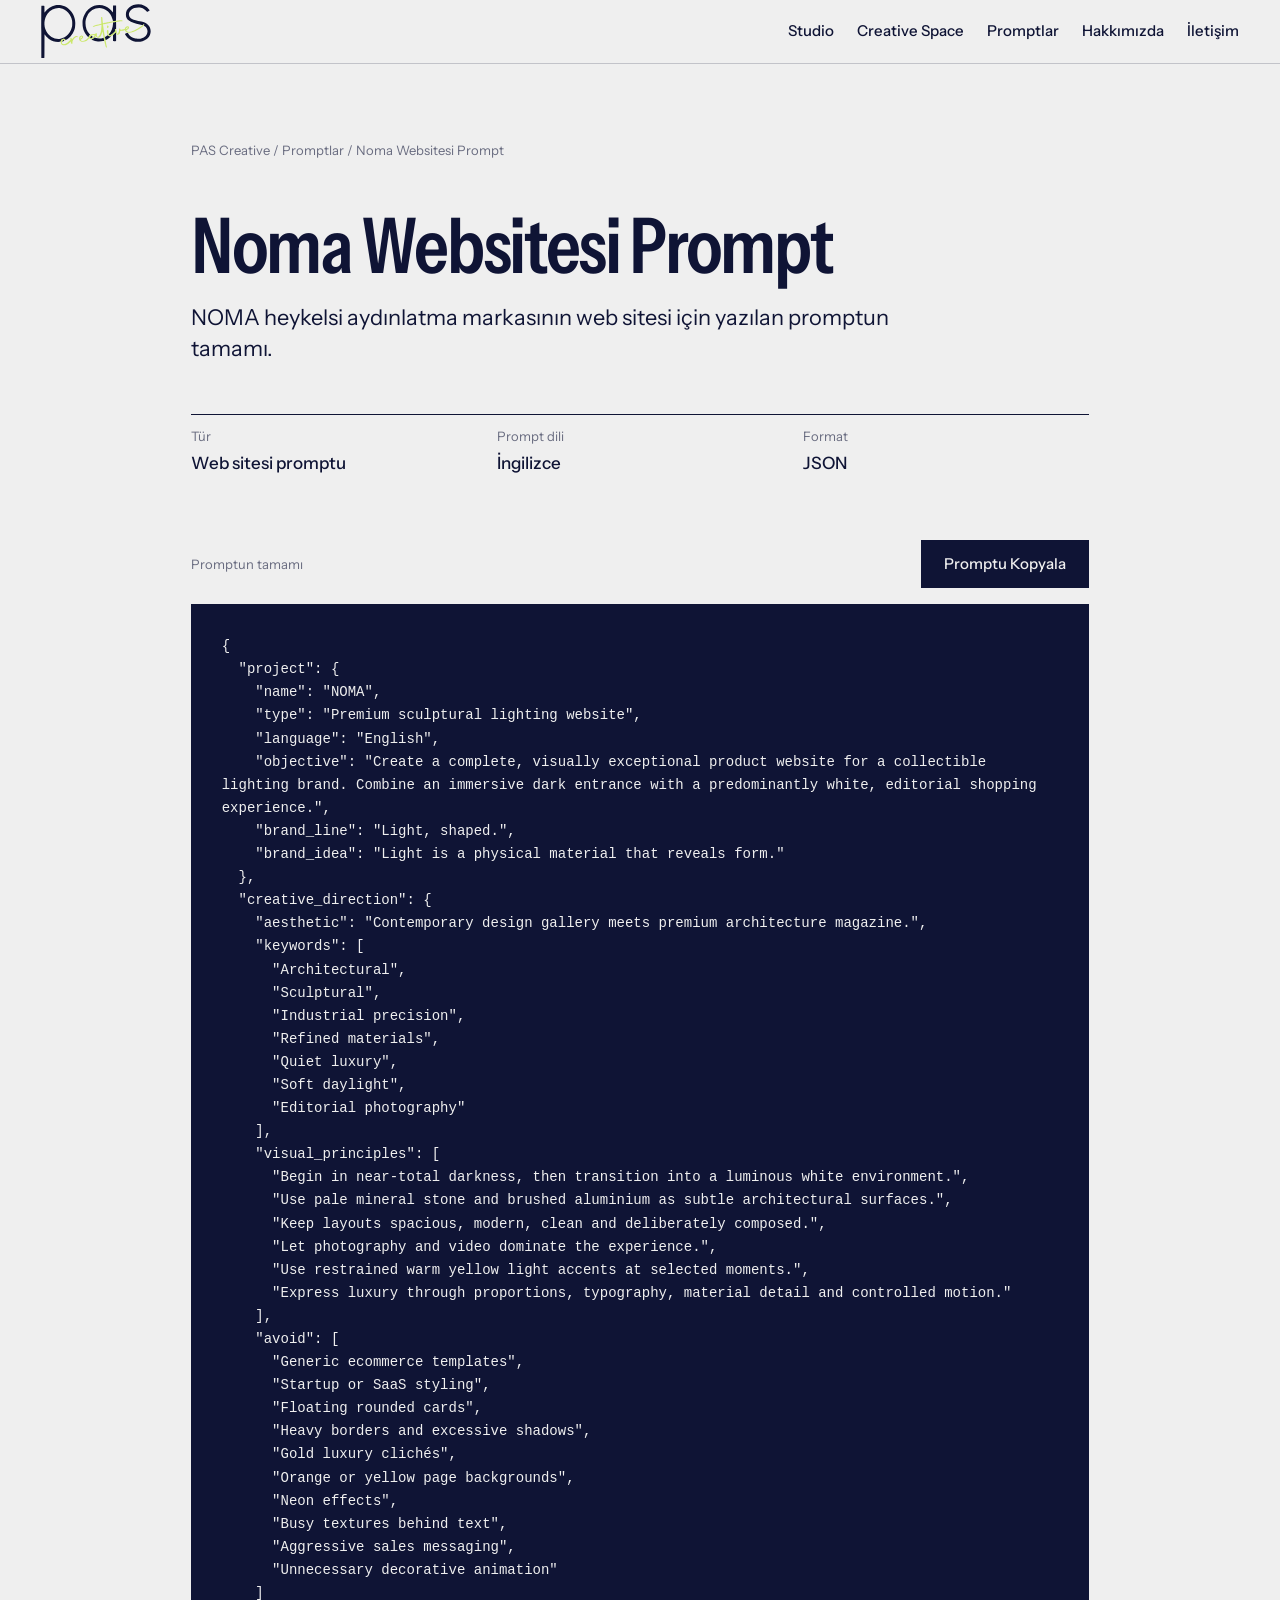
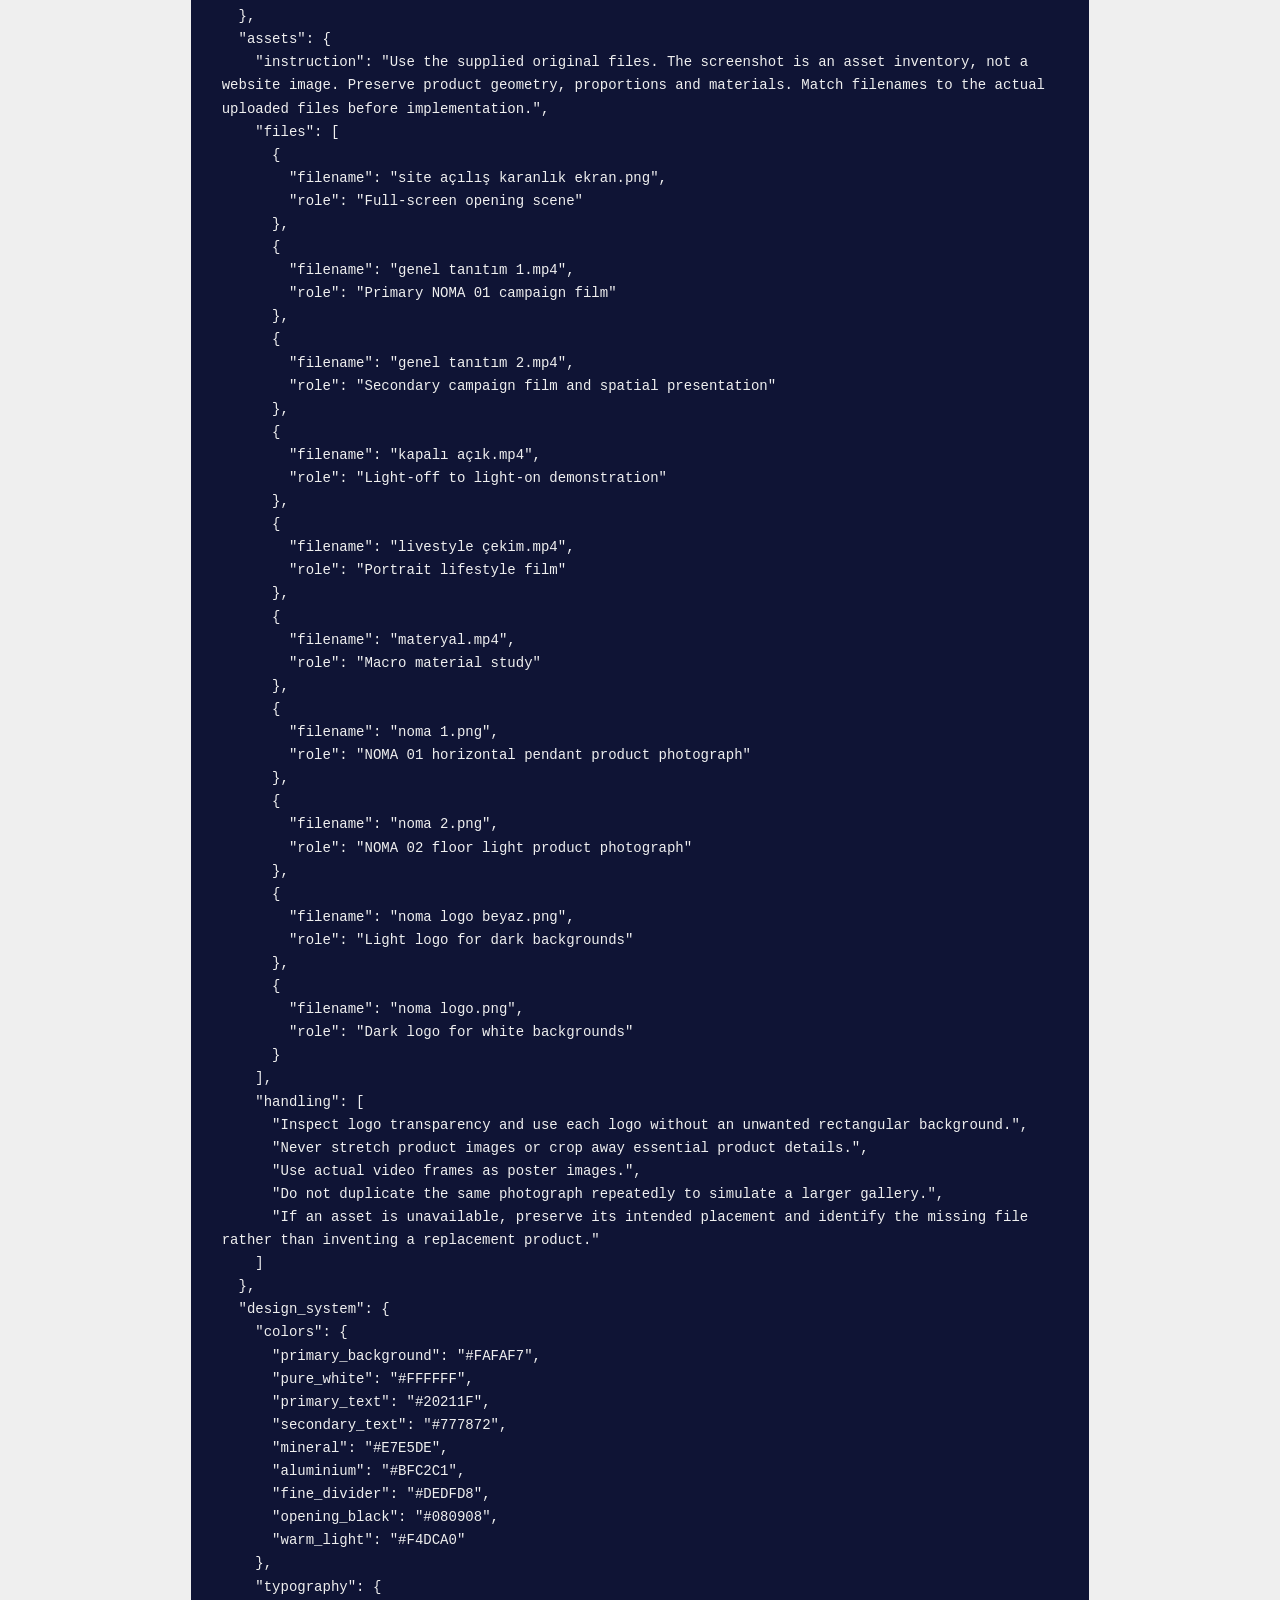
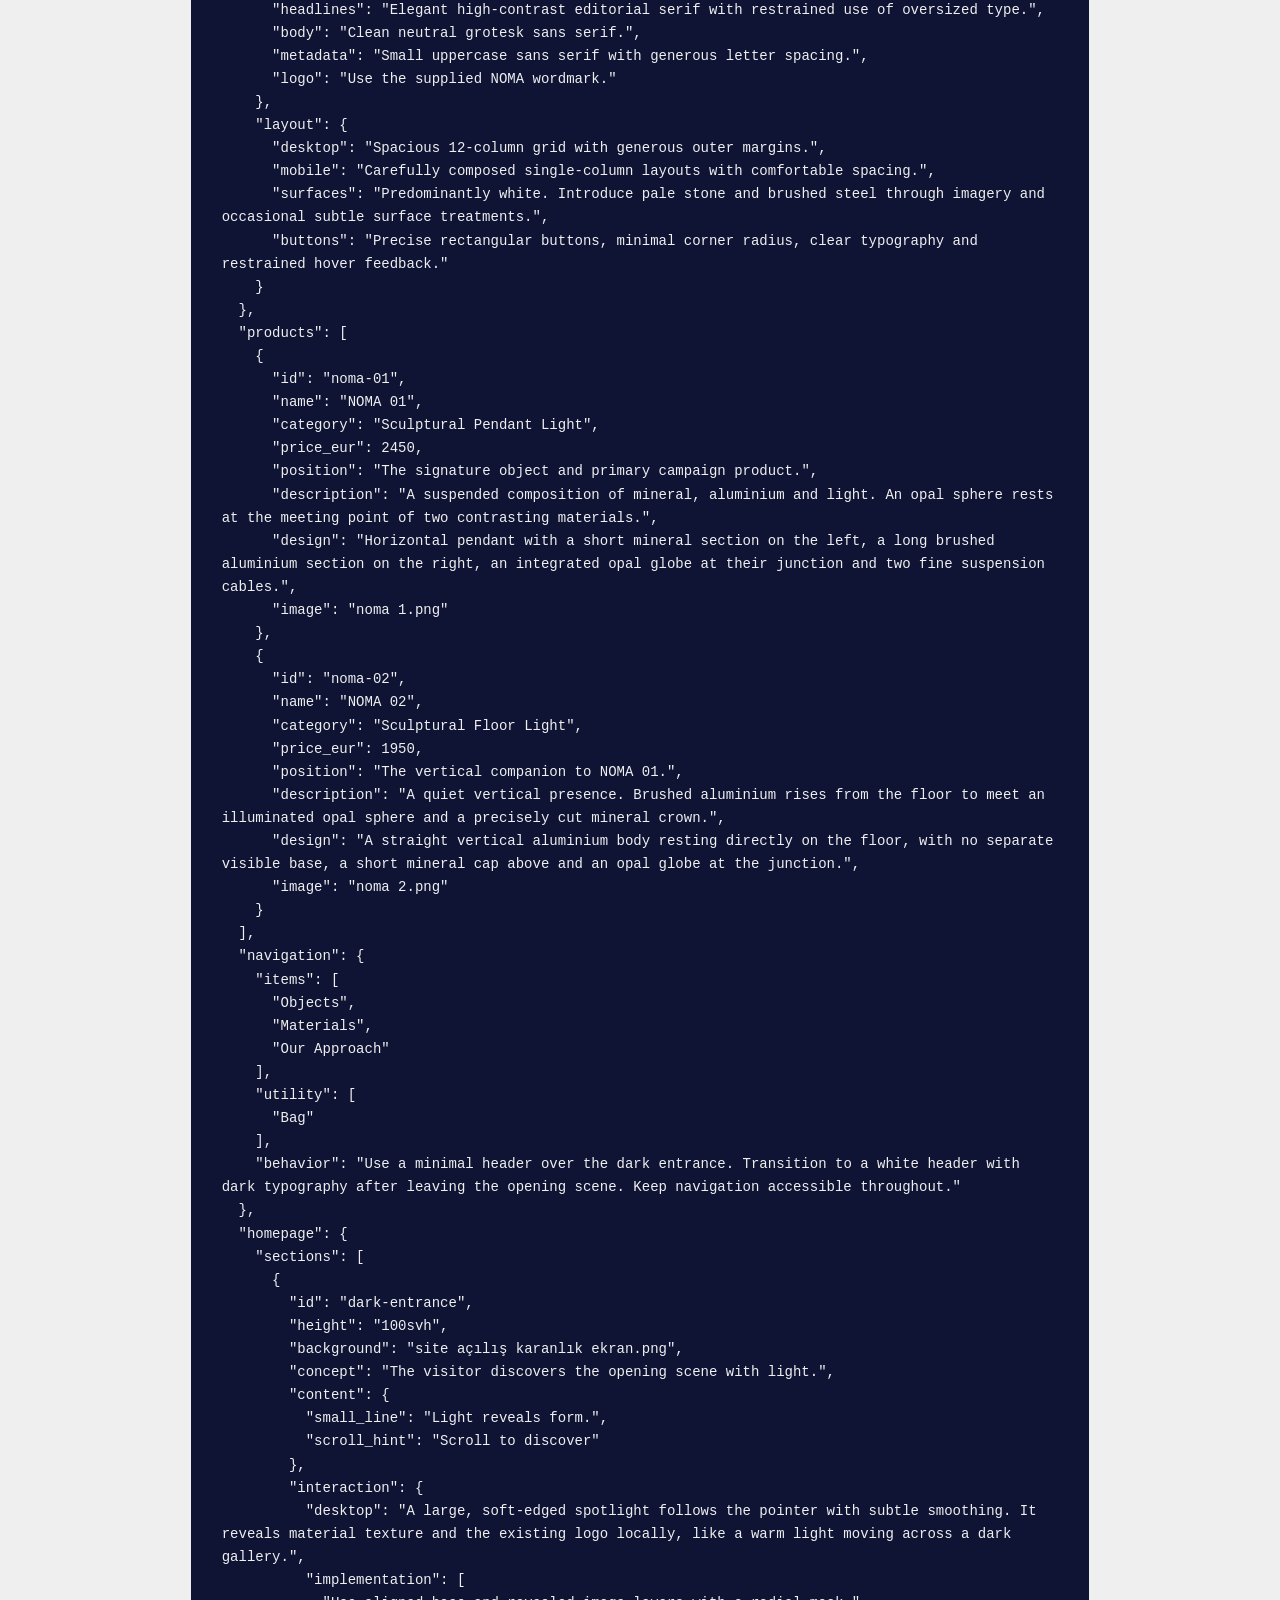
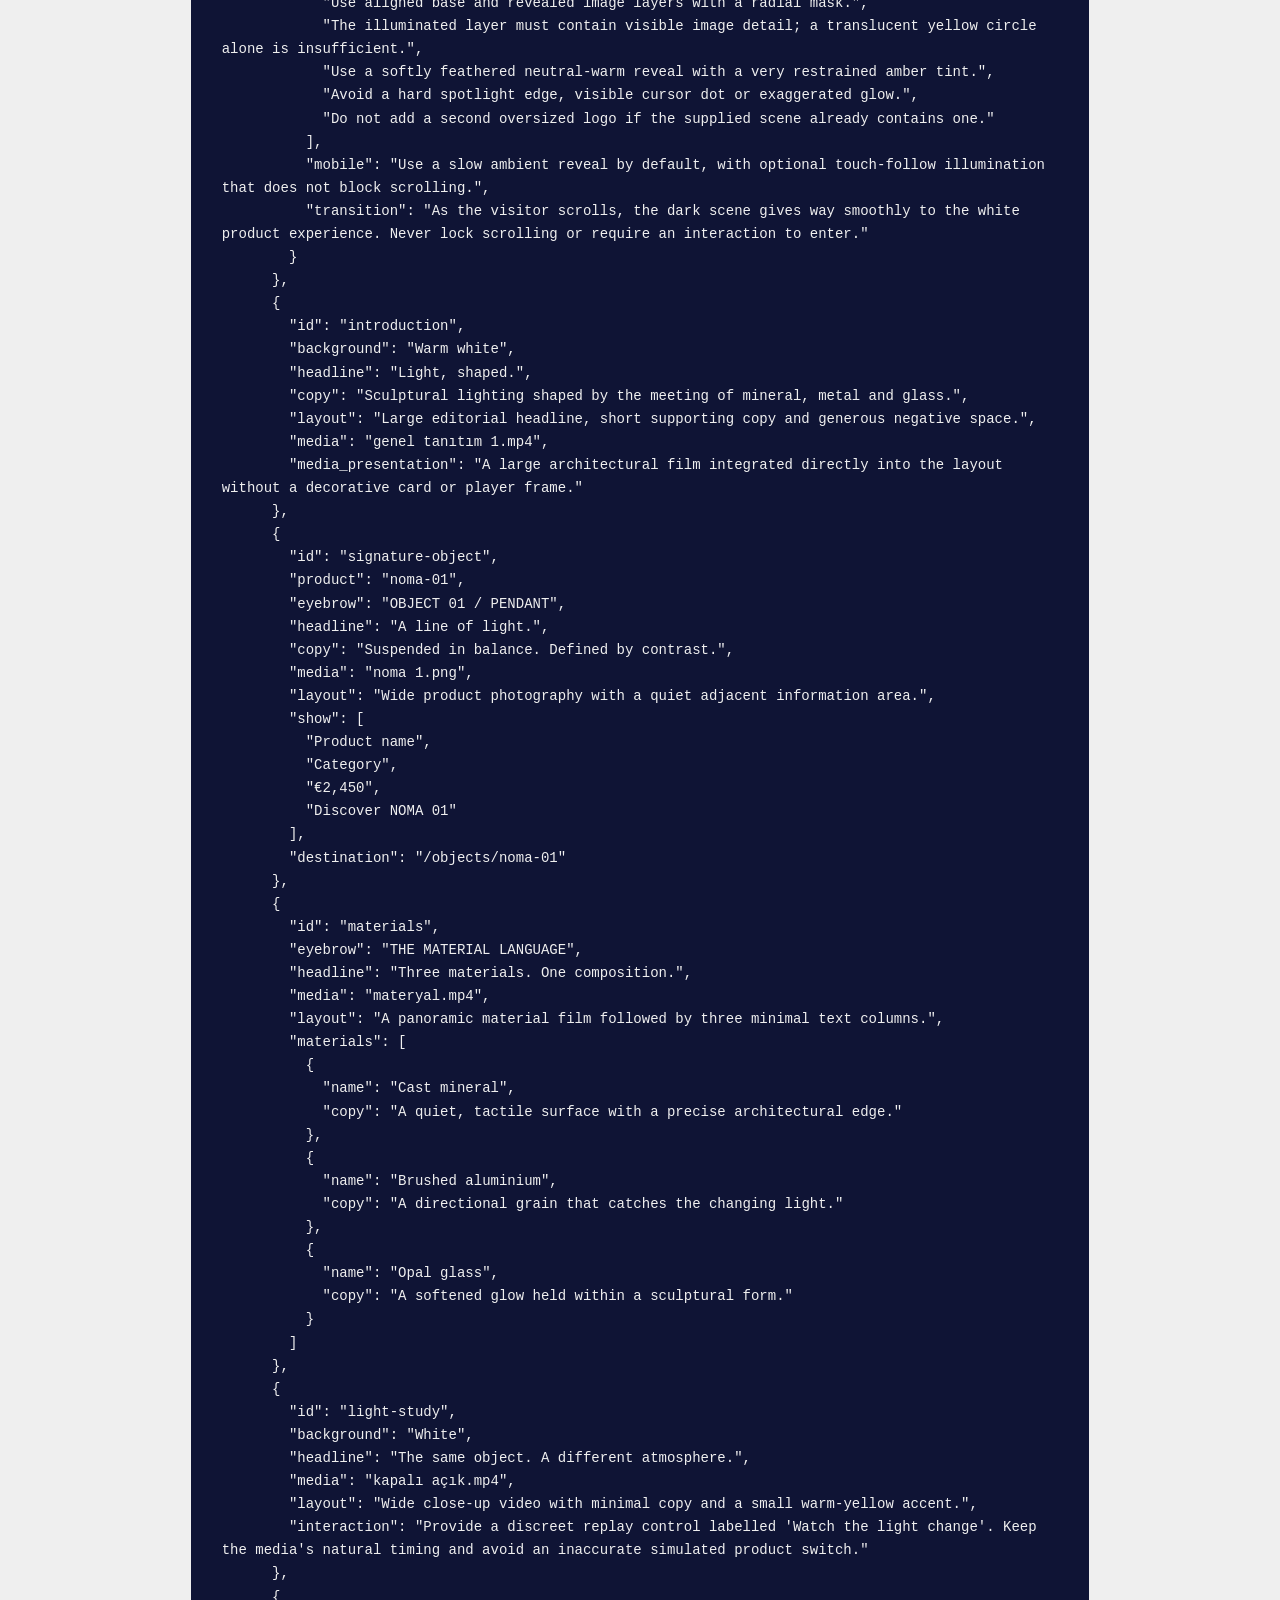
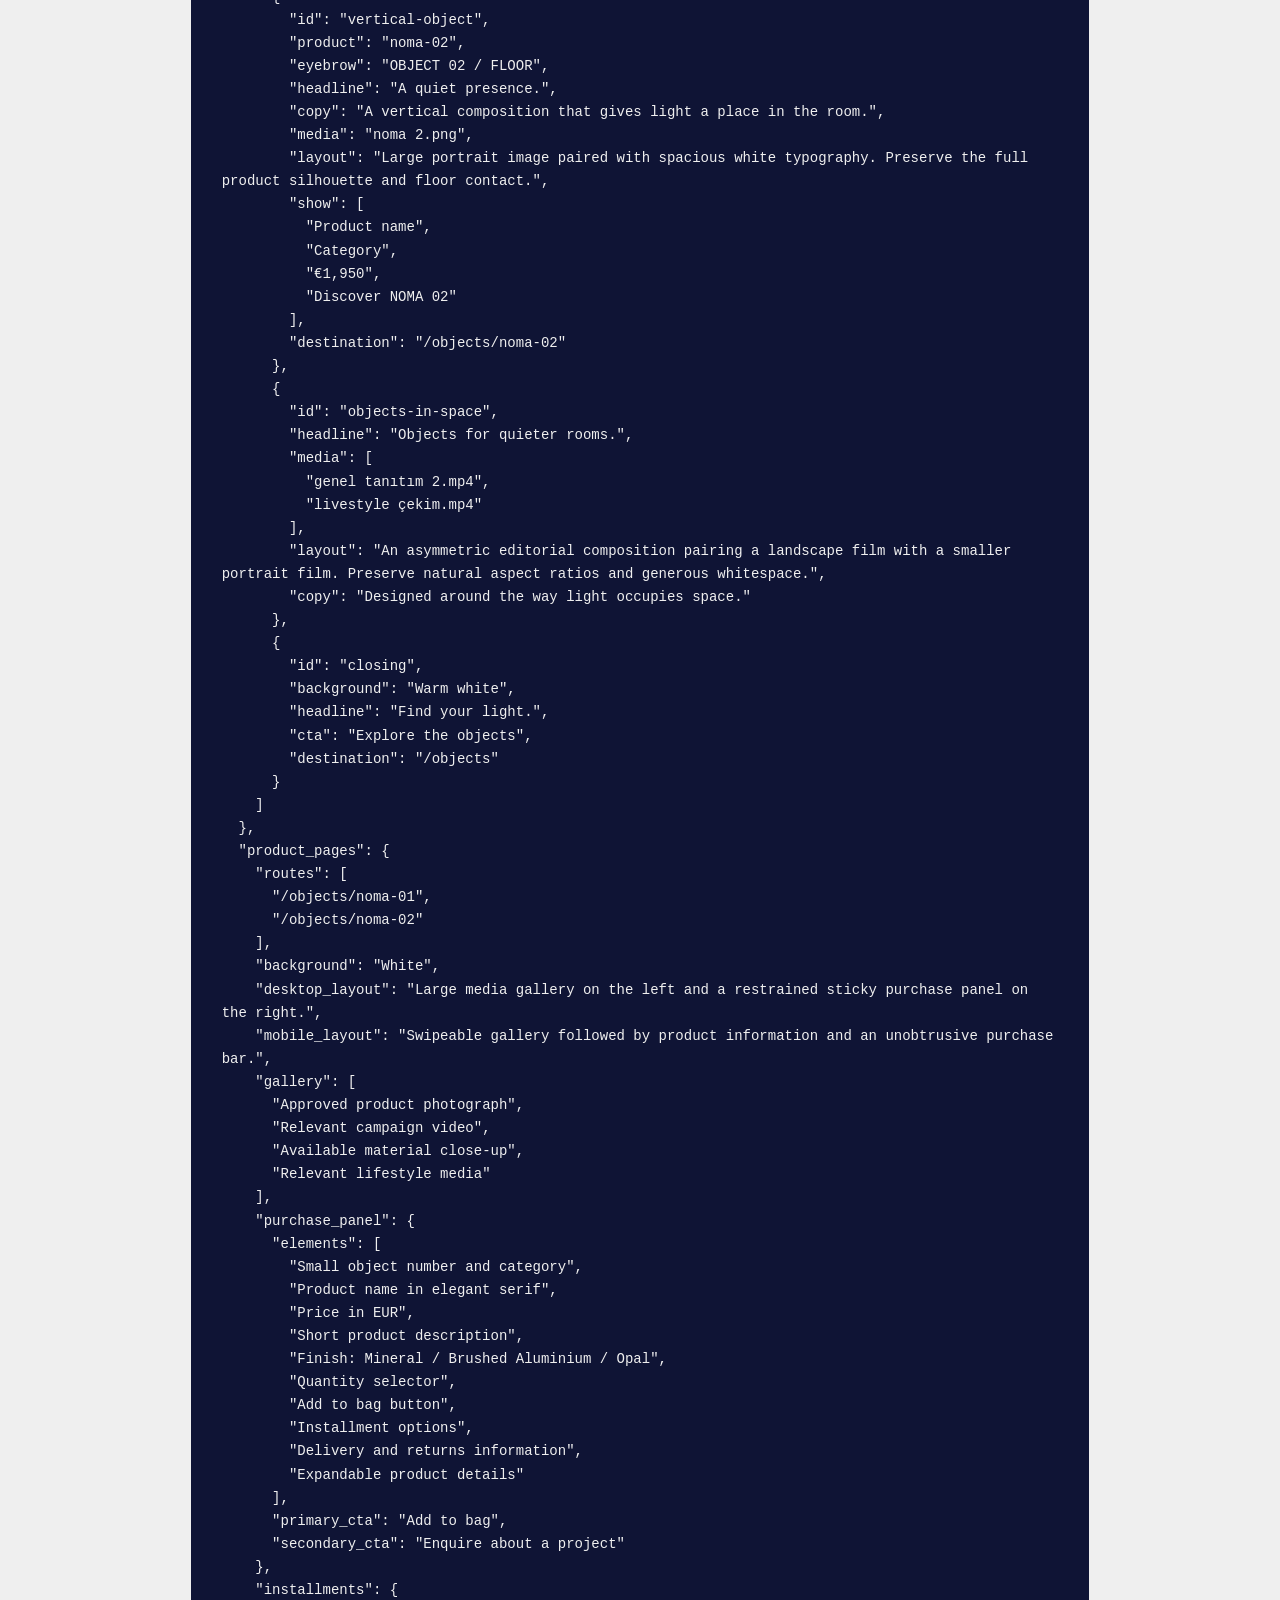
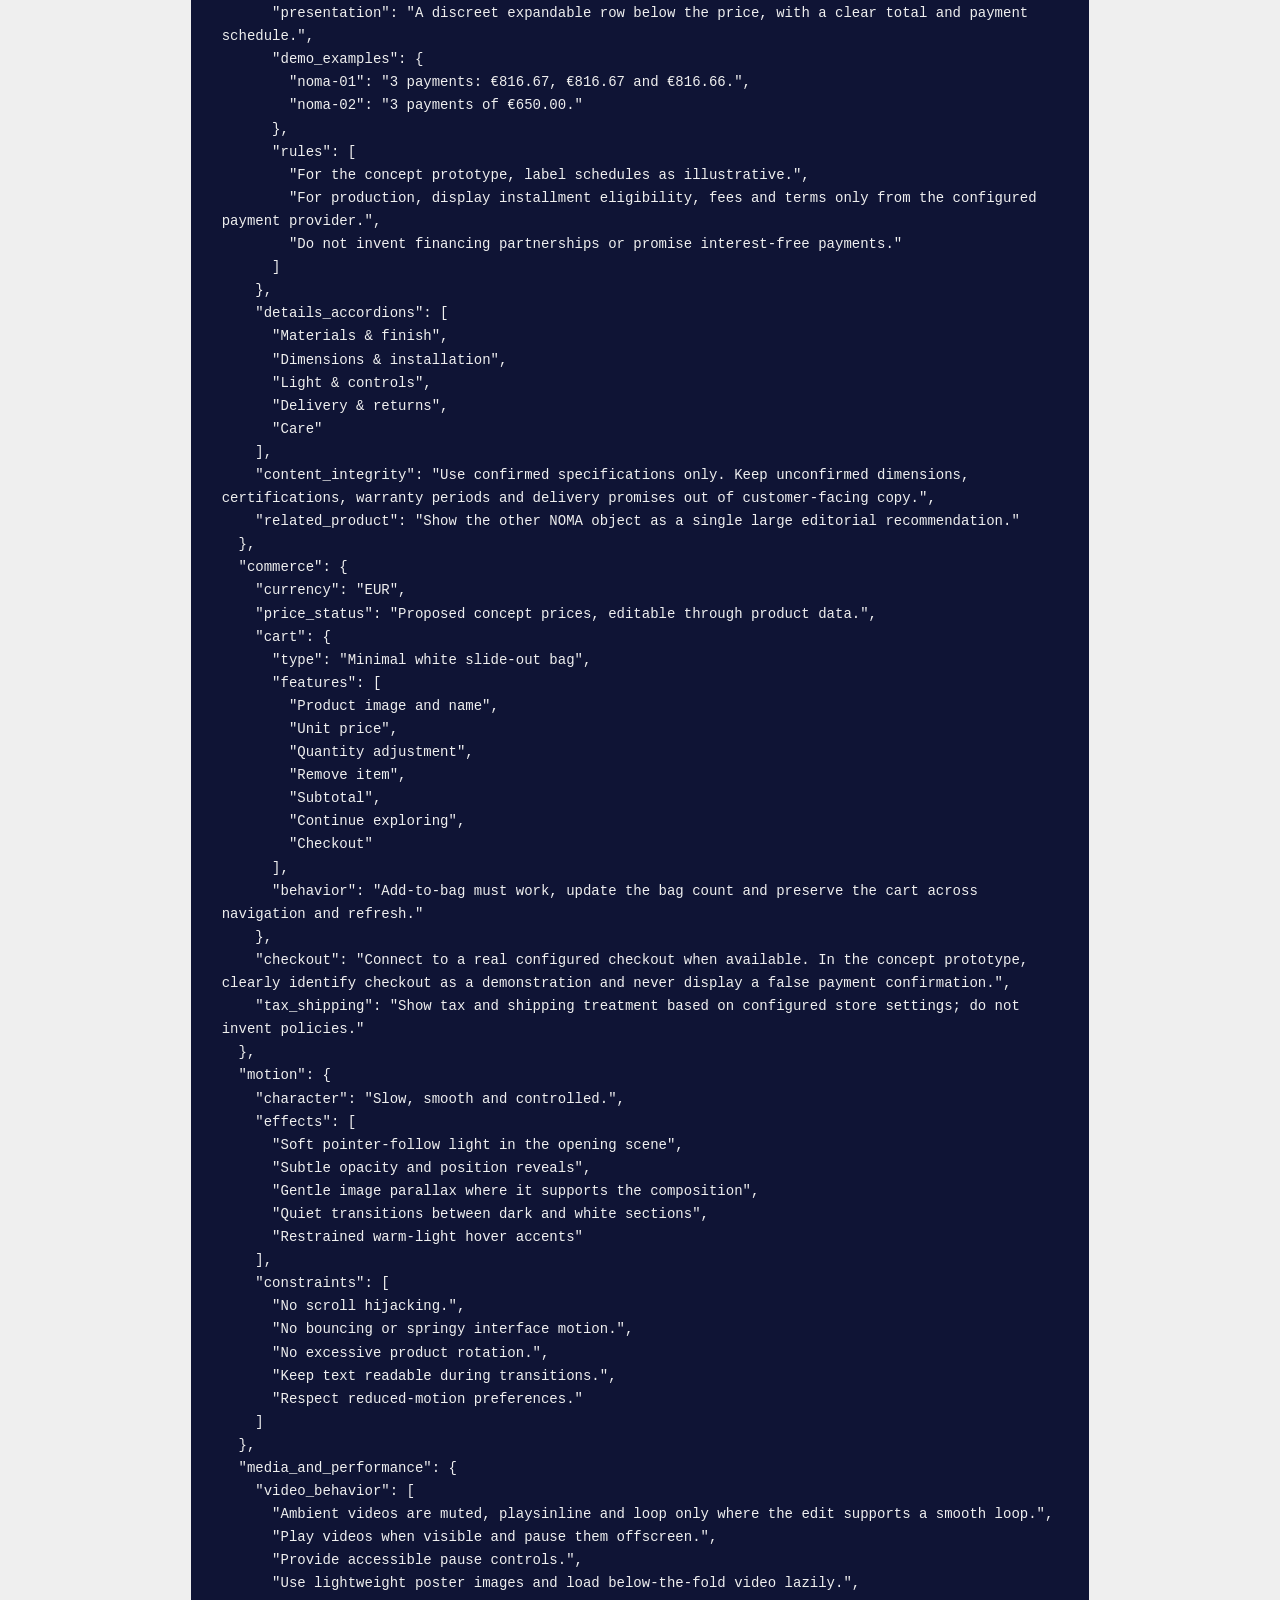
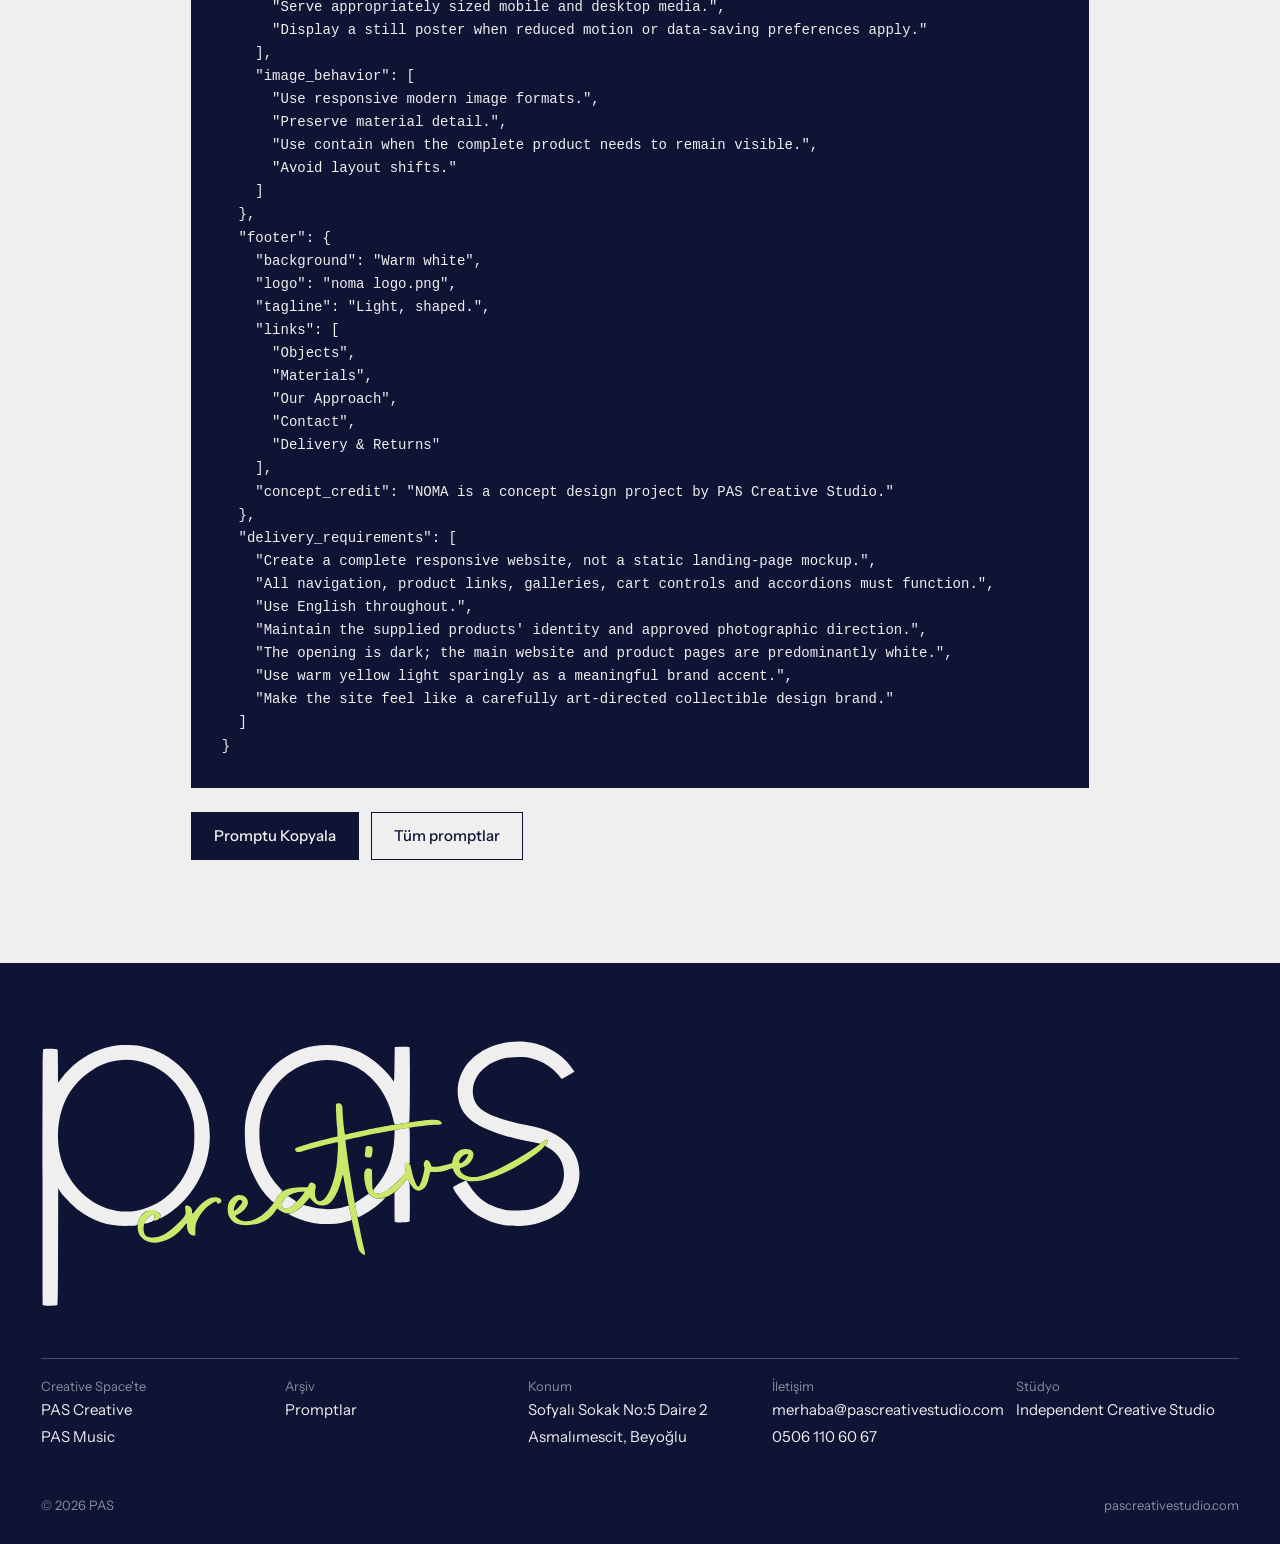
<file: promptlar/noma-websitesi-prompt/index.html>
<!DOCTYPE html>
<html lang="tr">
<head>
<meta charset="utf-8">
<meta name="viewport" content="width=device-width, initial-scale=1, viewport-fit=cover">
<title>Noma Websitesi Prompt — PAS Creative Studio</title>
<meta name="description" content="NOMA heykelsi aydınlatma markasının web sitesi için yazılan promptun tamamı.">
<meta name="robots" content="index, follow, max-image-preview:large">
<link rel="canonical" href="https://pascreativestudio.com/promptlar/noma-websitesi-prompt/">
<meta property="og:type" content="article">
<meta property="og:site_name" content="PAS Creative Studio">
<meta property="og:locale" content="tr_TR">
<meta property="og:title" content="Noma Websitesi Prompt — PAS Creative Studio">
<meta property="og:description" content="NOMA heykelsi aydınlatma markasının web sitesi için yazılan promptun tamamı.">
<meta property="og:url" content="https://pascreativestudio.com/promptlar/noma-websitesi-prompt/">
<meta property="og:image" content="https://pascreativestudio.com/assets/link-preview.jpg">
<meta property="og:image:width" content="1200">
<meta property="og:image:height" content="630">
<meta name="twitter:card" content="summary_large_image">
<meta name="twitter:image" content="https://pascreativestudio.com/assets/link-preview.jpg">
<meta name="twitter:title" content="Noma Websitesi Prompt — PAS Creative Studio">
<meta name="twitter:description" content="NOMA heykelsi aydınlatma markasının web sitesi için yazılan promptun tamamı.">
<meta name="theme-color" content="#efefef">
<link rel="preconnect" href="https://fonts.googleapis.com">
<link rel="preconnect" href="https://fonts.gstatic.com" crossorigin>
<link href="https://fonts.googleapis.com/css2?family=Instrument+Sans:ital,wdth,wght@0,75..100,400..700&display=swap" rel="stylesheet">
<style>
:root{
  --bg:#efefef; --ink:#0f1435; --lime:#cce86b; --pink:#f2c4cd;
  --grey:#dcdcdc; --rule:rgba(15,20,53,.2); --muted:rgba(15,20,53,.6);
  --m:clamp(16px,3.2vw,44px); --gut:clamp(12px,1.6vw,24px);
  --ease-out:cubic-bezier(.2,.7,.1,1);
  --f:"Instrument Sans","Helvetica Neue",Helvetica,Arial,sans-serif;
}
*,*::before,*::after{box-sizing:border-box}
body{margin:0;background:var(--bg);color:var(--ink);font-family:var(--f);font-size:17px;line-height:1.5;
  -webkit-font-smoothing:antialiased;overflow-x:hidden}
a{color:inherit;text-decoration:none}
button{font:inherit;color:inherit;background:none;border:0;padding:0;cursor:pointer}
h1,h2,h3,p,ul,dl,dd{margin:0;padding:0}
ul{list-style:none}
:focus-visible{outline:2px solid var(--ink);outline-offset:3px}
.wordmark{font-weight:700;font-stretch:88%;letter-spacing:-.035em;line-height:1}
.meta{font-size:13px;line-height:1.4;color:var(--muted)}
.tnum{font-variant-numeric:tabular-nums}
.wrap{padding-inline:var(--m)}
.link{background:linear-gradient(currentColor,currentColor) 0 100%/0 1px no-repeat;transition:background-size .45s var(--ease-out)}
.link:hover{background-size:100% 1px}
.btn{display:inline-flex;align-items:center;min-height:48px;padding:0 22px;border:1px solid var(--ink);
  font-size:15px;font-weight:500;transition:background .35s var(--ease-out),color .35s var(--ease-out)}
.btn:hover{background:var(--ink);color:var(--bg)}
.btn--solid{background:var(--ink);color:var(--bg)}
.btn--solid:hover{background:var(--lime);color:var(--ink);border-color:var(--lime)}

.head{display:flex;align-items:center;justify-content:space-between;gap:20px;height:64px;padding:0 var(--m);
  border-bottom:1px solid var(--rule);position:sticky;top:0;background:var(--bg);z-index:10}
.head-brand{display:flex;align-items:center}
.nav{display:flex;gap:clamp(14px,1.8vw,30px);font-size:15px;font-weight:500;flex-wrap:wrap;justify-content:flex-end}

.article{padding-block:clamp(40px,6vw,88px) clamp(64px,8vw,120px);max-width:980px;margin:0 auto}
.crumbs{margin-bottom:clamp(28px,4vw,52px)}
.crumbs a:hover{text-decoration:underline}
h1{font-size:clamp(38px,6vw,84px);font-weight:600;font-stretch:80%;letter-spacing:-.03em;line-height:.94}
.lead{margin-top:20px;font-size:clamp(18px,1.7vw,23px);line-height:1.4;max-width:34em}
.specs{margin-top:clamp(32px,4vw,56px);border-top:1px solid var(--ink);display:grid;grid-template-columns:repeat(3,minmax(0,1fr));gap:var(--gut)}
.specs div{padding-top:12px}
.specs dt{font-size:13px;color:var(--muted)}
.specs dd{margin-top:4px;font-weight:500}
.prompt-head{margin-top:clamp(40px,5vw,72px);display:flex;justify-content:space-between;align-items:center;gap:16px;flex-wrap:wrap}
.prompt{margin-top:16px;background:var(--ink);color:var(--bg);padding:clamp(18px,2.4vw,32px);
  font-family:ui-monospace,"SF Mono",Menlo,Consolas,monospace;font-size:14px;line-height:1.65;
  white-space:pre-wrap;word-break:break-word;overflow-x:auto;tab-size:2}
.prompt-foot{margin-top:24px;display:flex;gap:12px;flex-wrap:wrap}

.pr-list{margin-top:clamp(36px,4vw,64px);border-top:1px solid var(--ink)}
.pr-row{display:grid;grid-template-columns:56px minmax(0,1fr) 190px auto;gap:var(--gut);align-items:center;
  padding:22px 0;border-bottom:1px solid var(--rule);position:relative}
.pr-row::before{content:"";position:absolute;inset:0 calc(var(--m)*-1);background:var(--lime);opacity:0;transition:opacity .25s;z-index:0}
.pr-row:hover::before{opacity:1}
.pr-row > *{position:relative;z-index:1}
.pr-id{color:var(--muted);font-size:14px}
.pr-main{display:grid;gap:4px}
.pr-main b{font-size:clamp(21px,2vw,28px);font-weight:600;font-stretch:88%;letter-spacing:-.015em;line-height:1.15}
.pr-main span{font-size:14px;color:var(--muted)}
.pr-kind{font-size:14px}
.pr-go{font-size:15px;font-weight:500;white-space:nowrap}

.foot{background:var(--ink);color:var(--bg);padding:clamp(48px,6vw,88px) var(--m) 28px}
.foot-grid{margin-top:clamp(36px,4vw,64px);border-top:1px solid rgba(239,239,239,.25);padding-top:18px;
  display:grid;grid-template-columns:repeat(5,minmax(0,1fr));gap:var(--gut);row-gap:28px;font-size:15px}
.foot-grid > div{display:grid;gap:4px;align-content:start;justify-items:start}
.foot .meta{color:rgba(239,239,239,.55)}
.foot :focus-visible{outline-color:var(--lime)}
.foot-bottom{margin-top:48px;display:flex;justify-content:space-between;gap:20px;color:rgba(239,239,239,.55);font-size:13px}

@media (max-width:820px){
  body{font-size:16px}
  .head{height:auto;padding-block:12px;flex-direction:column;align-items:flex-start;gap:8px;position:static}
  .nav{justify-content:flex-start;gap:14px;font-size:14px}
  .specs{grid-template-columns:1fr;gap:0}
  .specs div{padding-block:12px;border-bottom:1px solid var(--rule)}
  .pr-row{grid-template-columns:1fr;gap:6px;padding:20px 0}
  .pr-kind,.pr-go{font-size:14px;color:var(--muted)}
  .foot-grid{grid-template-columns:1fr 1fr}
  .foot-bottom{flex-direction:column}
  .prompt{font-size:13px}
}
@media (max-width:480px){.foot-grid{grid-template-columns:1fr}}
@media (prefers-reduced-motion:reduce){*{transition-duration:.001s!important}}


.brand-logo{display:block;width:clamp(92px,8.6vw,110px);height:auto}
.foot .brand-logo{--l1:#efefef;width:clamp(230px,44vw,540px)}
</style>
<script defer src="/assets/tracking-config.js"></script><script defer src="/assets/tracking.js"></script></head>
<body data-brand="creative">
<svg width="0" height="0" style="position:absolute" aria-hidden="true"><defs><symbol id="lg-pas-creative" viewBox="0 0 1051 520"><path fill="var(--l1,#0f1435)" fill-rule="evenodd" d="M3.7 516.3C3.3 516.0 3.0 403.7 3.0 266.9C3.0 18.2 3.0 18.2 5.2 17.6C9.0 16.6 29.0 16.9 31.1 18.0C32.9 19.0 33.0 20.5 33.0 51.2L33.0 83.3L35.8 79.6C63.0 42.9 96.9 20.4 137.7 12.1C151.7 9.2 178.0 9.2 193.1 11.9C284.6 28.9 345.5 128.3 324.4 226.0C313.6 275.8 278.1 323.7 236.3 344.9C231.0 347.6 231.0 347.6 232.3 344.1C235.6 335.2 218.1 328.3 205.6 333.5C197.2 337.0 189.6 347.1 188.4 356.4C187.6 361.7 186.4 362.0 164.6 362.0C130.4 361.9 101.2 352.1 73.0 331.2C62.5 323.4 41.0 301.5 36.9 294.3L33.5 288.5L33.2 401.4C33.1 482.8 32.7 514.7 31.9 515.7C30.7 517.1 5.0 517.7 3.7 516.3ZM902.8 360.5C877.4 356.2 853.0 345.4 835.9 330.8C823.1 319.8 802.0 292.4 802.0 286.8C802.0 285.4 823.9 274.0 826.5 274.0C827.3 274.0 828.7 275.2 829.7 276.8C849.3 308.4 867.5 321.8 902.0 330.2C912.8 332.8 944.7 331.9 957.0 328.7C993.7 319.1 1016.0 295.5 1017.7 264.5C1019.0 240.8 1009.0 222.5 988.2 210.2L981.0 205.9L983.5 202.2C989.1 193.9 985.4 191.5 977.2 198.0L972.2 202.0L963.3 200.1C958.5 199.0 949.3 197.2 943.0 196.0C900.9 188.1 859.5 173.0 840.3 158.6C820.2 143.5 811.0 124.7 811.0 99.2C811.1 45.4 863.1 3.0 929.0 3.0C971.1 3.0 1010.8 22.3 1032.0 53.0C1033.4 54.9 1035.3 57.5 1036.4 58.8C1038.9 61.7 1038.8 61.8 1024.8 69.7L1013.5 76.0L1010.5 72.3C995.1 53.0 978.5 42.0 955.6 35.8C939.9 31.5 909.3 32.7 892.0 38.2C858.2 48.9 836.4 78.6 841.0 107.6C845.7 137.1 873.8 151.7 958.2 168.4C1014.0 179.5 1048.1 214.4 1048.0 260.4C1047.9 284.9 1038.8 306.6 1019.5 327.8C1006.4 342.1 977.7 355.5 948.9 360.5C938.6 362.3 913.7 362.3 902.8 360.5ZM544.0 357.9C524.8 356.2 505.9 351.0 490.0 343.0L481.6 338.8L487.0 337.1C493.7 335.0 499.8 331.2 506.1 325.3L510.9 320.9L518.7 323.3C542.6 330.9 571.1 331.2 592.6 324.0C595.8 323.0 598.6 322.3 598.9 322.5C599.1 322.7 600.3 328.0 601.6 334.2C602.9 340.4 604.2 346.5 604.5 347.8C605.1 350.4 604.1 350.9 592.3 354.0C578.6 357.6 558.4 359.2 544.0 357.9ZM201.0 357.0C201.0 352.8 209.1 343.0 214.3 341.1C220.1 338.9 221.3 339.5 220.5 344.2C220.1 346.6 219.7 349.4 219.6 350.5C219.5 353.1 201.0 359.5 201.0 357.0ZM688.7 354.3C688.3 354.0 688.0 340.9 688.0 325.4L688.0 297.1L695.8 289.3C700.1 285.0 705.5 278.9 707.9 275.8C710.3 272.6 712.6 270.0 713.0 270.0C713.4 270.0 714.7 272.2 715.9 274.9C717.9 279.7 718.0 281.4 718.0 315.9C718.0 335.6 717.7 352.5 717.4 353.4C716.8 355.1 690.2 355.9 688.7 354.3ZM615.2 341.2C614.4 337.9 613.4 332.7 611.4 320.8C610.8 317.3 611.0 316.9 614.0 315.3C618.6 312.7 629.9 305.3 634.1 301.9L637.7 299.1L640.1 301.6C645.5 307.4 655.7 310.1 665.5 308.1L670.5 307.2L662.0 315.4C651.1 325.9 622.1 345.0 617.1 345.0C616.5 345.0 615.7 343.3 615.2 341.2ZM186.1 332.1C241.7 321.9 285.1 275.4 297.1 213.5C298.9 204.0 299.0 169.0 297.1 159.0C286.0 97.8 241.8 50.4 186.5 40.4C140.7 32.2 93.3 52.3 62.2 93.1C28.2 137.9 23.2 209.1 50.6 259.9C79.2 312.9 133.4 341.8 186.1 332.1ZM471.2 326.7C466.8 322.1 469.1 313.2 476.3 306.8C480.2 303.3 479.9 303.2 487.3 307.9C498.6 315.1 498.2 314.3 492.5 319.5C482.9 328.3 475.1 330.9 471.2 326.7ZM443.5 307.4C432.0 295.6 424.1 284.1 415.4 266.5C401.6 238.8 396.7 216.5 396.8 183.0C396.8 163.8 397.2 159.9 400.6 142.0C402.2 133.7 408.7 115.6 414.2 104.1C434.0 63.0 467.6 31.9 507.8 17.6C540.1 6.1 582.6 7.4 614.8 20.9C640.3 31.5 670.4 56.5 685.5 79.5C687.5 82.5 687.5 82.5 688.0 48.0L688.5 13.5L702.4 13.2C712.9 13.0 716.5 13.3 717.2 14.2C718.6 16.5 718.2 158.6 716.8 159.7C716.1 160.3 713.5 161.0 711.0 161.3C708.5 161.6 703.1 162.3 699.0 163.0C694.9 163.6 690.6 164.2 689.6 164.3C688.0 164.5 687.4 163.1 685.4 154.0C674.1 101.0 640.2 60.0 595.2 45.0C535.6 25.1 471.1 53.9 441.5 113.5C429.2 138.4 425.0 156.0 425.0 184.0C425.0 225.3 437.9 259.7 463.9 287.3L470.3 294.1L465.1 299.1C462.1 301.9 458.8 306.4 457.5 309.3C453.4 318.2 454.2 318.4 443.5 307.4ZM648.6 297.5C645.3 294.1 645.6 292.2 650.9 286.4C672.7 262.6 686.3 227.4 687.7 191.1L688.3 175.2L694.4 174.1C708.6 171.7 715.2 170.9 716.6 171.4C717.8 171.9 718.0 176.9 717.8 205.7L717.5 239.5L713.6 239.5C708.0 239.5 707.3 241.2 708.9 250.5L710.1 258.1L704.0 265.0C692.0 278.5 675.8 291.9 665.6 296.6C659.6 299.4 651.0 299.8 648.6 297.5Z"/><path fill="var(--l2,#cce86b)" fill-rule="evenodd" d="M622.5 413.6C618.1 409.1 618.1 409.1 611.5 380.5C609.2 371.0 600.7 330.5 598.9 321.5C598.4 318.8 596.9 310.9 595.5 304.0C594.2 297.1 592.2 286.1 591.0 279.5C587.4 258.3 587.9 258.8 584.5 272.7C580.5 289.2 574.7 302.2 566.8 312.2C555.5 326.6 536.8 325.4 525.3 309.5L523.2 306.5L518.9 311.5C495.8 338.7 481.9 343.7 464.7 331.4C459.0 327.3 459.8 327.2 456.5 332.1C444.3 350.6 425.4 360.1 400.5 360.4C382.5 360.5 372.6 355.7 366.2 343.6C362.5 336.6 362.4 323.0 365.9 316.0C369.0 309.9 375.4 304.4 381.6 302.4C393.1 298.7 404.6 307.5 402.6 318.4C401.1 326.2 390.7 337.1 381.9 340.0C376.8 341.7 377.1 343.6 383.4 347.7C394.9 355.4 408.1 354.4 424.5 344.6C436.8 337.3 451.5 321.6 457.4 309.6C465.1 294.1 480.7 286.8 506.2 286.8L518.9 286.8L521.0 282.5C523.5 277.4 525.1 276.6 529.3 278.4C534.8 280.6 535.5 282.3 534.2 288.9C530.9 305.0 536.7 316.9 546.0 313.0C557.8 308.1 569.2 282.3 574.9 247.5C576.9 235.4 578.8 201.1 577.6 199.2C576.7 197.8 531.9 209.2 507.6 217.1C500.4 219.4 494.5 217.6 494.5 213.1C494.5 210.9 495.6 210.3 506.0 206.8C518.8 202.5 547.3 194.6 565.2 190.4L577.0 187.6L577.0 181.5C577.0 178.2 576.6 171.8 576.0 167.4C575.5 162.9 574.8 151.3 574.4 141.7C573.7 124.1 573.7 124.1 576.3 123.5C583.6 121.6 587.0 126.0 587.0 137.3C587.0 149.5 590.8 184.0 592.1 184.0C592.5 184.0 597.3 182.9 602.7 181.5C608.1 180.2 622.9 177.0 635.5 174.5C648.1 172.0 660.8 169.6 663.5 169.0C680.4 165.7 721.5 159.3 740.5 157.1C766.6 154.1 776.1 154.8 779.4 160.2C781.5 163.6 778.5 165.0 769.0 165.0C748.4 165.0 680.9 175.5 624.0 187.6C607.4 191.1 595.4 193.8 593.4 194.5C592.3 194.8 592.4 195.7 595.0 216.0C597.1 232.1 598.1 239.5 599.6 249.0C600.4 254.2 601.5 261.2 602.0 264.5C607.2 298.4 613.5 333.7 620.2 366.5C621.9 374.8 623.6 383.5 624.1 386.0C624.6 388.5 626.1 395.2 627.5 401.0C631.6 417.9 631.6 418.0 629.0 418.0C627.5 418.0 625.0 416.3 622.5 413.6ZM210.8 393.1C195.8 388.3 188.0 378.1 188.0 362.9C188.0 352.2 190.1 346.7 196.9 339.9C207.5 329.4 222.3 327.9 230.0 336.7C234.6 341.9 233.1 346.8 225.8 350.4C220.0 353.4 218.8 352.3 220.4 345.3C221.5 340.1 221.2 339.7 216.6 340.6C207.7 342.2 199.7 354.3 199.6 366.0C199.5 379.6 204.3 384.5 217.8 384.5C232.3 384.5 246.1 376.9 264.8 358.6C281.2 342.6 282.1 341.0 281.1 331.4C280.0 322.2 280.1 322.0 284.3 322.0C289.7 322.1 294.0 326.9 294.0 332.9C294.0 339.0 295.0 339.4 298.4 334.8C307.2 322.5 318.2 312.5 328.0 308.1C339.6 302.8 355.2 308.1 350.2 315.6C347.7 319.4 342.0 319.2 342.0 315.3C342.0 313.5 339.2 314.3 332.5 318.0C321.2 324.4 309.8 337.8 303.8 351.9C300.9 358.8 300.6 360.5 300.5 370.0L300.4 380.5L296.1 380.4C288.9 380.3 284.1 372.2 284.0 360.2C284.0 355.7 283.3 356.1 276.8 364.5C260.2 386.0 229.8 399.1 210.8 393.1ZM381.6 328.4C385.4 325.4 392.0 316.8 392.0 314.9C392.0 313.6 388.9 311.0 387.5 311.0C382.9 311.0 377.0 320.1 375.5 329.3C374.8 333.7 375.0 333.7 381.6 328.4ZM481.9 327.1C490.3 322.7 507.4 305.9 511.7 297.6L513.2 294.7L506.1 295.4C485.3 297.5 469.0 308.6 469.0 320.8C469.0 327.9 474.8 330.7 481.9 327.1ZM651.5 308.1C639.9 305.1 633.3 295.1 630.1 275.9C626.8 256.3 631.2 245.9 640.7 250.7L644.2 252.5L644.5 270.5C644.9 295.1 645.9 298.1 654.2 298.7C664.2 299.5 684.3 286.5 700.9 268.4C710.3 258.2 710.0 258.7 708.7 249.8C707.5 241.1 708.3 239.0 713.0 239.0C717.2 239.0 719.1 242.1 721.0 252.2C724.1 269.2 731.8 287.5 735.0 285.5C739.2 282.9 748.2 251.1 745.9 246.9C744.2 243.7 744.9 238.2 747.4 235.4C749.7 232.6 749.7 232.6 753.1 234.6C755.6 236.1 756.9 237.8 758.2 241.5C759.8 246.5 759.8 246.5 764.7 246.8C770.3 247.2 777.9 245.9 790.7 242.3L799.9 239.8L801.0 234.5C803.8 220.8 813.7 212.0 826.3 212.0C834.2 212.0 838.3 213.7 840.5 218.0C845.9 228.5 833.4 245.6 817.9 248.7C815.2 249.2 814.9 249.6 815.5 251.9C818.1 262.8 833.4 269.0 850.5 266.1C875.0 261.8 934.5 230.0 974.7 199.8C983.8 192.9 986.0 192.2 986.0 196.1C986.0 209.9 931.7 247.5 886.9 264.7C841.6 282.2 809.7 277.0 801.7 250.9C801.3 249.6 799.8 249.8 790.8 252.9C781.8 255.9 779.1 256.4 769.0 256.7L757.5 257.0L755.9 264.2C752.2 281.4 748.0 288.8 740.2 292.1C731.6 295.8 724.3 291.0 716.8 276.5C713.0 269.0 712.9 268.9 709.9 273.2C693.0 297.6 668.1 312.5 651.5 308.1ZM820.5 238.0C824.3 235.6 828.5 230.5 830.6 225.5C832.0 222.0 832.0 222.0 829.3 222.0C822.5 222.1 814.1 230.5 814.0 237.2C814.0 240.6 815.9 240.8 820.5 238.0ZM632.7 227.8C629.9 226.8 629.9 226.6 630.6 221.6C631.0 218.8 631.4 214.5 631.4 212.0C631.5 206.5 634.1 205.1 640.6 206.9C643.9 207.8 644.9 208.6 645.3 210.8C646.0 214.0 644.2 226.0 642.8 227.8C641.6 229.2 636.6 229.3 632.7 227.8Z"/></symbol></defs></svg>
<script type="application/ld+json">{"@context": "https://schema.org", "@type": "Article", "image": "https://pascreativestudio.com/assets/link-preview.jpg", "headline": "Noma Websitesi Prompt", "description": "NOMA heykelsi aydınlatma markasının web sitesi için yazılan promptun tamamı.", "inLanguage": "tr-TR", "mainEntityOfPage": "https://pascreativestudio.com/promptlar/noma-websitesi-prompt/", "author": {"@type": "Organization", "name": "PAS Creative Studio", "url": "https://pascreativestudio.com/creative/", "@id": "https://pascreativestudio.com/creative/#business"}, "publisher": {"@type": "Organization", "name": "PAS Creative Studio", "url": "https://pascreativestudio.com/creative/", "@id": "https://pascreativestudio.com/creative/#business"}}</script>
<script type="application/ld+json">{"@context": "https://schema.org", "@type": "BreadcrumbList", "itemListElement": [{"@type": "ListItem", "position": 1, "name": "PAS", "item": "https://pascreativestudio.com/"}, {"@type": "ListItem", "position": 2, "name": "PAS Creative", "item": "https://pascreativestudio.com/creative/"}, {"@type": "ListItem", "position": 3, "name": "Promptlar", "item": "https://pascreativestudio.com/promptlar/"}, {"@type": "ListItem", "position": 4, "name": "Noma Websitesi Prompt", "item": "https://pascreativestudio.com/promptlar/noma-websitesi-prompt/"}]}</script>
<header class="head">
  <a class="head-brand" href="/creative/"><svg class="brand-logo" viewBox="0 0 1051 520" role="img" aria-label="PAS Creative"><use href="#lg-pas-creative"/></svg></a>
  <nav class="nav" aria-label="Ana menü">
    <a href="../../index.html#studio">Studio</a>
    <a href="../../index.html#creative-space">Creative Space</a>
    <a href="../../promptlar/">Promptlar</a>
    <a href="../../index.html#hakkimizda">Hakkımızda</a>
    <a href="../../index.html#iletisim">İletişim</a>
  </nav>
</header>
<main class="wrap article">
  <nav class="crumbs meta" aria-label="Breadcrumb"><a href="/creative/">PAS Creative</a> / <a href="../">Promptlar</a> / <span>Noma Websitesi Prompt</span></nav>
  <h1>Noma Websitesi Prompt</h1>
  <p class="lead">NOMA heykelsi aydınlatma markasının web sitesi için yazılan promptun tamamı.</p>
  <dl class="specs">
    <div><dt>Tür</dt><dd>Web sitesi promptu</dd></div>
    <div><dt>Prompt dili</dt><dd>İngilizce</dd></div>
    <div><dt>Format</dt><dd>JSON</dd></div>
  </dl>
  <div class="prompt-head">
    <span class="meta">Promptun tamamı</span>
    <button class="btn btn--solid" data-copy>Promptu Kopyala</button>
  </div>
  <pre class="prompt" id="prompt">{
  &quot;project&quot;: {
    &quot;name&quot;: &quot;NOMA&quot;,
    &quot;type&quot;: &quot;Premium sculptural lighting website&quot;,
    &quot;language&quot;: &quot;English&quot;,
    &quot;objective&quot;: &quot;Create a complete, visually exceptional product website for a collectible lighting brand. Combine an immersive dark entrance with a predominantly white, editorial shopping experience.&quot;,
    &quot;brand_line&quot;: &quot;Light, shaped.&quot;,
    &quot;brand_idea&quot;: &quot;Light is a physical material that reveals form.&quot;
  },
  &quot;creative_direction&quot;: {
    &quot;aesthetic&quot;: &quot;Contemporary design gallery meets premium architecture magazine.&quot;,
    &quot;keywords&quot;: [
      &quot;Architectural&quot;,
      &quot;Sculptural&quot;,
      &quot;Industrial precision&quot;,
      &quot;Refined materials&quot;,
      &quot;Quiet luxury&quot;,
      &quot;Soft daylight&quot;,
      &quot;Editorial photography&quot;
    ],
    &quot;visual_principles&quot;: [
      &quot;Begin in near-total darkness, then transition into a luminous white environment.&quot;,
      &quot;Use pale mineral stone and brushed aluminium as subtle architectural surfaces.&quot;,
      &quot;Keep layouts spacious, modern, clean and deliberately composed.&quot;,
      &quot;Let photography and video dominate the experience.&quot;,
      &quot;Use restrained warm yellow light accents at selected moments.&quot;,
      &quot;Express luxury through proportions, typography, material detail and controlled motion.&quot;
    ],
    &quot;avoid&quot;: [
      &quot;Generic ecommerce templates&quot;,
      &quot;Startup or SaaS styling&quot;,
      &quot;Floating rounded cards&quot;,
      &quot;Heavy borders and excessive shadows&quot;,
      &quot;Gold luxury clichés&quot;,
      &quot;Orange or yellow page backgrounds&quot;,
      &quot;Neon effects&quot;,
      &quot;Busy textures behind text&quot;,
      &quot;Aggressive sales messaging&quot;,
      &quot;Unnecessary decorative animation&quot;
    ]
  },
  &quot;assets&quot;: {
    &quot;instruction&quot;: &quot;Use the supplied original files. The screenshot is an asset inventory, not a website image. Preserve product geometry, proportions and materials. Match filenames to the actual uploaded files before implementation.&quot;,
    &quot;files&quot;: [
      {
        &quot;filename&quot;: &quot;site açılış karanlık ekran.png&quot;,
        &quot;role&quot;: &quot;Full-screen opening scene&quot;
      },
      {
        &quot;filename&quot;: &quot;genel tanıtım 1.mp4&quot;,
        &quot;role&quot;: &quot;Primary NOMA 01 campaign film&quot;
      },
      {
        &quot;filename&quot;: &quot;genel tanıtım 2.mp4&quot;,
        &quot;role&quot;: &quot;Secondary campaign film and spatial presentation&quot;
      },
      {
        &quot;filename&quot;: &quot;kapalı açık.mp4&quot;,
        &quot;role&quot;: &quot;Light-off to light-on demonstration&quot;
      },
      {
        &quot;filename&quot;: &quot;livestyle çekim.mp4&quot;,
        &quot;role&quot;: &quot;Portrait lifestyle film&quot;
      },
      {
        &quot;filename&quot;: &quot;materyal.mp4&quot;,
        &quot;role&quot;: &quot;Macro material study&quot;
      },
      {
        &quot;filename&quot;: &quot;noma 1.png&quot;,
        &quot;role&quot;: &quot;NOMA 01 horizontal pendant product photograph&quot;
      },
      {
        &quot;filename&quot;: &quot;noma 2.png&quot;,
        &quot;role&quot;: &quot;NOMA 02 floor light product photograph&quot;
      },
      {
        &quot;filename&quot;: &quot;noma logo beyaz.png&quot;,
        &quot;role&quot;: &quot;Light logo for dark backgrounds&quot;
      },
      {
        &quot;filename&quot;: &quot;noma logo.png&quot;,
        &quot;role&quot;: &quot;Dark logo for white backgrounds&quot;
      }
    ],
    &quot;handling&quot;: [
      &quot;Inspect logo transparency and use each logo without an unwanted rectangular background.&quot;,
      &quot;Never stretch product images or crop away essential product details.&quot;,
      &quot;Use actual video frames as poster images.&quot;,
      &quot;Do not duplicate the same photograph repeatedly to simulate a larger gallery.&quot;,
      &quot;If an asset is unavailable, preserve its intended placement and identify the missing file rather than inventing a replacement product.&quot;
    ]
  },
  &quot;design_system&quot;: {
    &quot;colors&quot;: {
      &quot;primary_background&quot;: &quot;#FAFAF7&quot;,
      &quot;pure_white&quot;: &quot;#FFFFFF&quot;,
      &quot;primary_text&quot;: &quot;#20211F&quot;,
      &quot;secondary_text&quot;: &quot;#777872&quot;,
      &quot;mineral&quot;: &quot;#E7E5DE&quot;,
      &quot;aluminium&quot;: &quot;#BFC2C1&quot;,
      &quot;fine_divider&quot;: &quot;#DEDFD8&quot;,
      &quot;opening_black&quot;: &quot;#080908&quot;,
      &quot;warm_light&quot;: &quot;#F4DCA0&quot;
    },
    &quot;typography&quot;: {
      &quot;headlines&quot;: &quot;Elegant high-contrast editorial serif with restrained use of oversized type.&quot;,
      &quot;body&quot;: &quot;Clean neutral grotesk sans serif.&quot;,
      &quot;metadata&quot;: &quot;Small uppercase sans serif with generous letter spacing.&quot;,
      &quot;logo&quot;: &quot;Use the supplied NOMA wordmark.&quot;
    },
    &quot;layout&quot;: {
      &quot;desktop&quot;: &quot;Spacious 12-column grid with generous outer margins.&quot;,
      &quot;mobile&quot;: &quot;Carefully composed single-column layouts with comfortable spacing.&quot;,
      &quot;surfaces&quot;: &quot;Predominantly white. Introduce pale stone and brushed steel through imagery and occasional subtle surface treatments.&quot;,
      &quot;buttons&quot;: &quot;Precise rectangular buttons, minimal corner radius, clear typography and restrained hover feedback.&quot;
    }
  },
  &quot;products&quot;: [
    {
      &quot;id&quot;: &quot;noma-01&quot;,
      &quot;name&quot;: &quot;NOMA 01&quot;,
      &quot;category&quot;: &quot;Sculptural Pendant Light&quot;,
      &quot;price_eur&quot;: 2450,
      &quot;position&quot;: &quot;The signature object and primary campaign product.&quot;,
      &quot;description&quot;: &quot;A suspended composition of mineral, aluminium and light. An opal sphere rests at the meeting point of two contrasting materials.&quot;,
      &quot;design&quot;: &quot;Horizontal pendant with a short mineral section on the left, a long brushed aluminium section on the right, an integrated opal globe at their junction and two fine suspension cables.&quot;,
      &quot;image&quot;: &quot;noma 1.png&quot;
    },
    {
      &quot;id&quot;: &quot;noma-02&quot;,
      &quot;name&quot;: &quot;NOMA 02&quot;,
      &quot;category&quot;: &quot;Sculptural Floor Light&quot;,
      &quot;price_eur&quot;: 1950,
      &quot;position&quot;: &quot;The vertical companion to NOMA 01.&quot;,
      &quot;description&quot;: &quot;A quiet vertical presence. Brushed aluminium rises from the floor to meet an illuminated opal sphere and a precisely cut mineral crown.&quot;,
      &quot;design&quot;: &quot;A straight vertical aluminium body resting directly on the floor, with no separate visible base, a short mineral cap above and an opal globe at the junction.&quot;,
      &quot;image&quot;: &quot;noma 2.png&quot;
    }
  ],
  &quot;navigation&quot;: {
    &quot;items&quot;: [
      &quot;Objects&quot;,
      &quot;Materials&quot;,
      &quot;Our Approach&quot;
    ],
    &quot;utility&quot;: [
      &quot;Bag&quot;
    ],
    &quot;behavior&quot;: &quot;Use a minimal header over the dark entrance. Transition to a white header with dark typography after leaving the opening scene. Keep navigation accessible throughout.&quot;
  },
  &quot;homepage&quot;: {
    &quot;sections&quot;: [
      {
        &quot;id&quot;: &quot;dark-entrance&quot;,
        &quot;height&quot;: &quot;100svh&quot;,
        &quot;background&quot;: &quot;site açılış karanlık ekran.png&quot;,
        &quot;concept&quot;: &quot;The visitor discovers the opening scene with light.&quot;,
        &quot;content&quot;: {
          &quot;small_line&quot;: &quot;Light reveals form.&quot;,
          &quot;scroll_hint&quot;: &quot;Scroll to discover&quot;
        },
        &quot;interaction&quot;: {
          &quot;desktop&quot;: &quot;A large, soft-edged spotlight follows the pointer with subtle smoothing. It reveals material texture and the existing logo locally, like a warm light moving across a dark gallery.&quot;,
          &quot;implementation&quot;: [
            &quot;Use aligned base and revealed image layers with a radial mask.&quot;,
            &quot;The illuminated layer must contain visible image detail; a translucent yellow circle alone is insufficient.&quot;,
            &quot;Use a softly feathered neutral-warm reveal with a very restrained amber tint.&quot;,
            &quot;Avoid a hard spotlight edge, visible cursor dot or exaggerated glow.&quot;,
            &quot;Do not add a second oversized logo if the supplied scene already contains one.&quot;
          ],
          &quot;mobile&quot;: &quot;Use a slow ambient reveal by default, with optional touch-follow illumination that does not block scrolling.&quot;,
          &quot;transition&quot;: &quot;As the visitor scrolls, the dark scene gives way smoothly to the white product experience. Never lock scrolling or require an interaction to enter.&quot;
        }
      },
      {
        &quot;id&quot;: &quot;introduction&quot;,
        &quot;background&quot;: &quot;Warm white&quot;,
        &quot;headline&quot;: &quot;Light, shaped.&quot;,
        &quot;copy&quot;: &quot;Sculptural lighting shaped by the meeting of mineral, metal and glass.&quot;,
        &quot;layout&quot;: &quot;Large editorial headline, short supporting copy and generous negative space.&quot;,
        &quot;media&quot;: &quot;genel tanıtım 1.mp4&quot;,
        &quot;media_presentation&quot;: &quot;A large architectural film integrated directly into the layout without a decorative card or player frame.&quot;
      },
      {
        &quot;id&quot;: &quot;signature-object&quot;,
        &quot;product&quot;: &quot;noma-01&quot;,
        &quot;eyebrow&quot;: &quot;OBJECT 01 / PENDANT&quot;,
        &quot;headline&quot;: &quot;A line of light.&quot;,
        &quot;copy&quot;: &quot;Suspended in balance. Defined by contrast.&quot;,
        &quot;media&quot;: &quot;noma 1.png&quot;,
        &quot;layout&quot;: &quot;Wide product photography with a quiet adjacent information area.&quot;,
        &quot;show&quot;: [
          &quot;Product name&quot;,
          &quot;Category&quot;,
          &quot;€2,450&quot;,
          &quot;Discover NOMA 01&quot;
        ],
        &quot;destination&quot;: &quot;/objects/noma-01&quot;
      },
      {
        &quot;id&quot;: &quot;materials&quot;,
        &quot;eyebrow&quot;: &quot;THE MATERIAL LANGUAGE&quot;,
        &quot;headline&quot;: &quot;Three materials. One composition.&quot;,
        &quot;media&quot;: &quot;materyal.mp4&quot;,
        &quot;layout&quot;: &quot;A panoramic material film followed by three minimal text columns.&quot;,
        &quot;materials&quot;: [
          {
            &quot;name&quot;: &quot;Cast mineral&quot;,
            &quot;copy&quot;: &quot;A quiet, tactile surface with a precise architectural edge.&quot;
          },
          {
            &quot;name&quot;: &quot;Brushed aluminium&quot;,
            &quot;copy&quot;: &quot;A directional grain that catches the changing light.&quot;
          },
          {
            &quot;name&quot;: &quot;Opal glass&quot;,
            &quot;copy&quot;: &quot;A softened glow held within a sculptural form.&quot;
          }
        ]
      },
      {
        &quot;id&quot;: &quot;light-study&quot;,
        &quot;background&quot;: &quot;White&quot;,
        &quot;headline&quot;: &quot;The same object. A different atmosphere.&quot;,
        &quot;media&quot;: &quot;kapalı açık.mp4&quot;,
        &quot;layout&quot;: &quot;Wide close-up video with minimal copy and a small warm-yellow accent.&quot;,
        &quot;interaction&quot;: &quot;Provide a discreet replay control labelled &#x27;Watch the light change&#x27;. Keep the media&#x27;s natural timing and avoid an inaccurate simulated product switch.&quot;
      },
      {
        &quot;id&quot;: &quot;vertical-object&quot;,
        &quot;product&quot;: &quot;noma-02&quot;,
        &quot;eyebrow&quot;: &quot;OBJECT 02 / FLOOR&quot;,
        &quot;headline&quot;: &quot;A quiet presence.&quot;,
        &quot;copy&quot;: &quot;A vertical composition that gives light a place in the room.&quot;,
        &quot;media&quot;: &quot;noma 2.png&quot;,
        &quot;layout&quot;: &quot;Large portrait image paired with spacious white typography. Preserve the full product silhouette and floor contact.&quot;,
        &quot;show&quot;: [
          &quot;Product name&quot;,
          &quot;Category&quot;,
          &quot;€1,950&quot;,
          &quot;Discover NOMA 02&quot;
        ],
        &quot;destination&quot;: &quot;/objects/noma-02&quot;
      },
      {
        &quot;id&quot;: &quot;objects-in-space&quot;,
        &quot;headline&quot;: &quot;Objects for quieter rooms.&quot;,
        &quot;media&quot;: [
          &quot;genel tanıtım 2.mp4&quot;,
          &quot;livestyle çekim.mp4&quot;
        ],
        &quot;layout&quot;: &quot;An asymmetric editorial composition pairing a landscape film with a smaller portrait film. Preserve natural aspect ratios and generous whitespace.&quot;,
        &quot;copy&quot;: &quot;Designed around the way light occupies space.&quot;
      },
      {
        &quot;id&quot;: &quot;closing&quot;,
        &quot;background&quot;: &quot;Warm white&quot;,
        &quot;headline&quot;: &quot;Find your light.&quot;,
        &quot;cta&quot;: &quot;Explore the objects&quot;,
        &quot;destination&quot;: &quot;/objects&quot;
      }
    ]
  },
  &quot;product_pages&quot;: {
    &quot;routes&quot;: [
      &quot;/objects/noma-01&quot;,
      &quot;/objects/noma-02&quot;
    ],
    &quot;background&quot;: &quot;White&quot;,
    &quot;desktop_layout&quot;: &quot;Large media gallery on the left and a restrained sticky purchase panel on the right.&quot;,
    &quot;mobile_layout&quot;: &quot;Swipeable gallery followed by product information and an unobtrusive purchase bar.&quot;,
    &quot;gallery&quot;: [
      &quot;Approved product photograph&quot;,
      &quot;Relevant campaign video&quot;,
      &quot;Available material close-up&quot;,
      &quot;Relevant lifestyle media&quot;
    ],
    &quot;purchase_panel&quot;: {
      &quot;elements&quot;: [
        &quot;Small object number and category&quot;,
        &quot;Product name in elegant serif&quot;,
        &quot;Price in EUR&quot;,
        &quot;Short product description&quot;,
        &quot;Finish: Mineral / Brushed Aluminium / Opal&quot;,
        &quot;Quantity selector&quot;,
        &quot;Add to bag button&quot;,
        &quot;Installment options&quot;,
        &quot;Delivery and returns information&quot;,
        &quot;Expandable product details&quot;
      ],
      &quot;primary_cta&quot;: &quot;Add to bag&quot;,
      &quot;secondary_cta&quot;: &quot;Enquire about a project&quot;
    },
    &quot;installments&quot;: {
      &quot;presentation&quot;: &quot;A discreet expandable row below the price, with a clear total and payment schedule.&quot;,
      &quot;demo_examples&quot;: {
        &quot;noma-01&quot;: &quot;3 payments: €816.67, €816.67 and €816.66.&quot;,
        &quot;noma-02&quot;: &quot;3 payments of €650.00.&quot;
      },
      &quot;rules&quot;: [
        &quot;For the concept prototype, label schedules as illustrative.&quot;,
        &quot;For production, display installment eligibility, fees and terms only from the configured payment provider.&quot;,
        &quot;Do not invent financing partnerships or promise interest-free payments.&quot;
      ]
    },
    &quot;details_accordions&quot;: [
      &quot;Materials &amp; finish&quot;,
      &quot;Dimensions &amp; installation&quot;,
      &quot;Light &amp; controls&quot;,
      &quot;Delivery &amp; returns&quot;,
      &quot;Care&quot;
    ],
    &quot;content_integrity&quot;: &quot;Use confirmed specifications only. Keep unconfirmed dimensions, certifications, warranty periods and delivery promises out of customer-facing copy.&quot;,
    &quot;related_product&quot;: &quot;Show the other NOMA object as a single large editorial recommendation.&quot;
  },
  &quot;commerce&quot;: {
    &quot;currency&quot;: &quot;EUR&quot;,
    &quot;price_status&quot;: &quot;Proposed concept prices, editable through product data.&quot;,
    &quot;cart&quot;: {
      &quot;type&quot;: &quot;Minimal white slide-out bag&quot;,
      &quot;features&quot;: [
        &quot;Product image and name&quot;,
        &quot;Unit price&quot;,
        &quot;Quantity adjustment&quot;,
        &quot;Remove item&quot;,
        &quot;Subtotal&quot;,
        &quot;Continue exploring&quot;,
        &quot;Checkout&quot;
      ],
      &quot;behavior&quot;: &quot;Add-to-bag must work, update the bag count and preserve the cart across navigation and refresh.&quot;
    },
    &quot;checkout&quot;: &quot;Connect to a real configured checkout when available. In the concept prototype, clearly identify checkout as a demonstration and never display a false payment confirmation.&quot;,
    &quot;tax_shipping&quot;: &quot;Show tax and shipping treatment based on configured store settings; do not invent policies.&quot;
  },
  &quot;motion&quot;: {
    &quot;character&quot;: &quot;Slow, smooth and controlled.&quot;,
    &quot;effects&quot;: [
      &quot;Soft pointer-follow light in the opening scene&quot;,
      &quot;Subtle opacity and position reveals&quot;,
      &quot;Gentle image parallax where it supports the composition&quot;,
      &quot;Quiet transitions between dark and white sections&quot;,
      &quot;Restrained warm-light hover accents&quot;
    ],
    &quot;constraints&quot;: [
      &quot;No scroll hijacking.&quot;,
      &quot;No bouncing or springy interface motion.&quot;,
      &quot;No excessive product rotation.&quot;,
      &quot;Keep text readable during transitions.&quot;,
      &quot;Respect reduced-motion preferences.&quot;
    ]
  },
  &quot;media_and_performance&quot;: {
    &quot;video_behavior&quot;: [
      &quot;Ambient videos are muted, playsinline and loop only where the edit supports a smooth loop.&quot;,
      &quot;Play videos when visible and pause them offscreen.&quot;,
      &quot;Provide accessible pause controls.&quot;,
      &quot;Use lightweight poster images and load below-the-fold video lazily.&quot;,
      &quot;Serve appropriately sized mobile and desktop media.&quot;,
      &quot;Display a still poster when reduced motion or data-saving preferences apply.&quot;
    ],
    &quot;image_behavior&quot;: [
      &quot;Use responsive modern image formats.&quot;,
      &quot;Preserve material detail.&quot;,
      &quot;Use contain when the complete product needs to remain visible.&quot;,
      &quot;Avoid layout shifts.&quot;
    ]
  },
  &quot;footer&quot;: {
    &quot;background&quot;: &quot;Warm white&quot;,
    &quot;logo&quot;: &quot;noma logo.png&quot;,
    &quot;tagline&quot;: &quot;Light, shaped.&quot;,
    &quot;links&quot;: [
      &quot;Objects&quot;,
      &quot;Materials&quot;,
      &quot;Our Approach&quot;,
      &quot;Contact&quot;,
      &quot;Delivery &amp; Returns&quot;
    ],
    &quot;concept_credit&quot;: &quot;NOMA is a concept design project by PAS Creative Studio.&quot;
  },
  &quot;delivery_requirements&quot;: [
    &quot;Create a complete responsive website, not a static landing-page mockup.&quot;,
    &quot;All navigation, product links, galleries, cart controls and accordions must function.&quot;,
    &quot;Use English throughout.&quot;,
    &quot;Maintain the supplied products&#x27; identity and approved photographic direction.&quot;,
    &quot;The opening is dark; the main website and product pages are predominantly white.&quot;,
    &quot;Use warm yellow light sparingly as a meaningful brand accent.&quot;,
    &quot;Make the site feel like a carefully art-directed collectible design brand.&quot;
  ]
}</pre>
  <div class="prompt-foot">
    <button class="btn btn--solid" data-copy>Promptu Kopyala</button>
    <a class="btn" href="../">Tüm promptlar</a>
  </div>
</main>
<footer class="foot">
  <svg class="brand-logo" viewBox="0 0 1051 520" role="img" aria-label="PAS Creative"><use href="#lg-pas-creative"/></svg>
  <div class="foot-grid">
    <div><span class="meta">Creative Space'te</span><a class="link" href="/creative/">PAS Creative</a><a class="link" href="../../music/">PAS Music</a></div>
    <div><span class="meta">Arşiv</span><a class="link" href="../../promptlar/">Promptlar</a></div>
    <div><span class="meta">Konum</span><span>Sofyalı Sokak No:5 Daire 2</span><span>Asmalımescit, Beyoğlu</span></div>
    <div><span class="meta">İletişim</span><a class="link" href="mailto:merhaba@pascreativestudio.com">merhaba@pascreativestudio.com</a><a class="link" href="tel:+905061106067">0506 110 60 67</a></div>
    <div><span class="meta">Stüdyo</span><span>Independent Creative Studio</span></div>
  </div>
  <div class="foot-bottom"><span>© 2026 PAS</span><span>pascreativestudio.com</span></div>
</footer>
<script>
document.querySelectorAll('[data-copy]').forEach(b=>b.addEventListener('click',async()=>{
  const t=document.getElementById('prompt').textContent, o=b.textContent;
  let ok=false;
  try{await navigator.clipboard.writeText(t);ok=true}catch(e){
    const ta=document.createElement('textarea');ta.value=t;ta.style.position='fixed';ta.style.opacity='0';
    document.body.appendChild(ta);ta.select();try{ok=document.execCommand('copy')}catch(_){}ta.remove()}
  b.textContent=ok?'Kopyalandı':'Kopyalanamadı';setTimeout(()=>b.textContent=o,1600);
}));
</script>
</body>
</html>
</file>
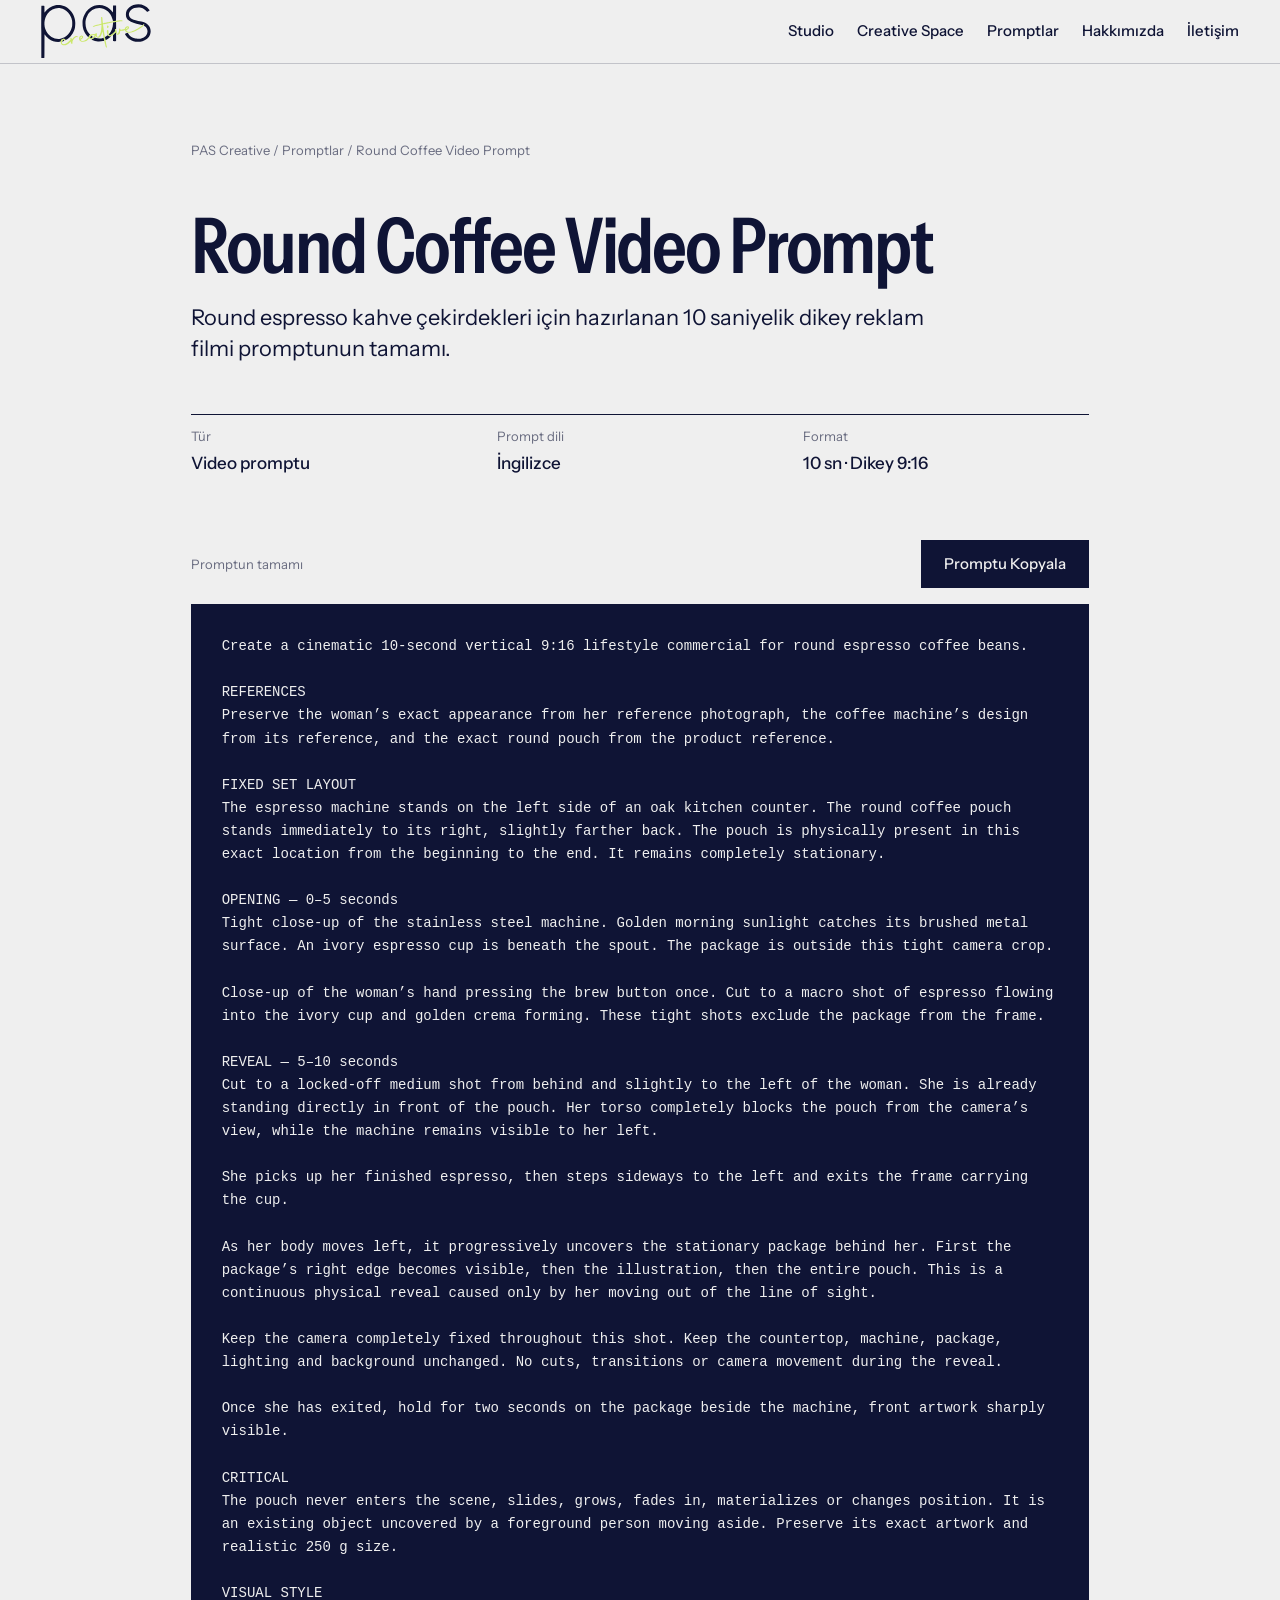
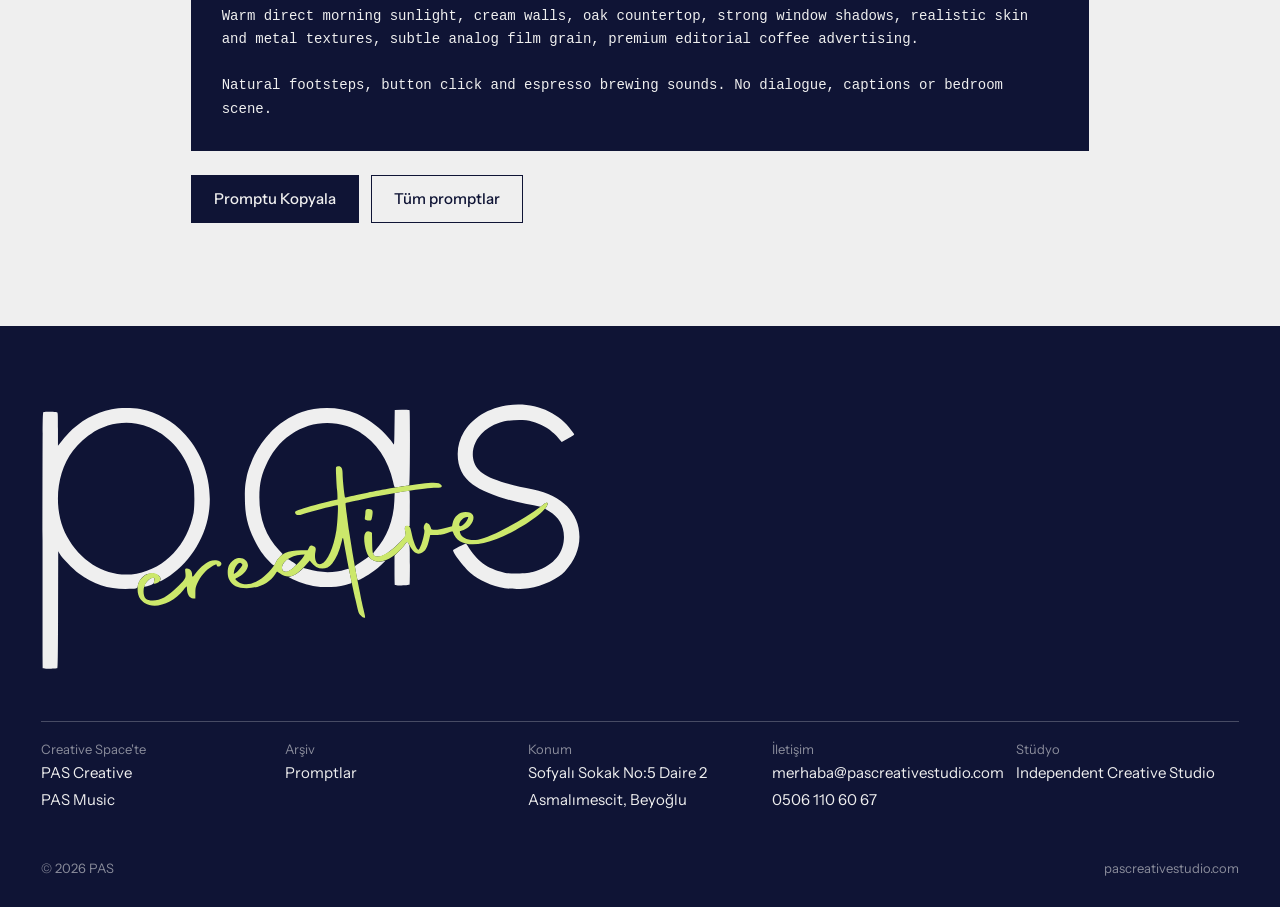
<file: promptlar/round-coffee-video-prompt/index.html>
<!DOCTYPE html>
<html lang="tr">
<head>
<meta charset="utf-8">
<meta name="viewport" content="width=device-width, initial-scale=1, viewport-fit=cover">
<title>Round Coffee Video Prompt — PAS Creative Studio</title>
<meta name="description" content="Round espresso kahve çekirdekleri için hazırlanan 10 saniyelik dikey reklam filmi promptunun tamamı.">
<meta name="robots" content="index, follow, max-image-preview:large">
<link rel="canonical" href="https://pascreativestudio.com/promptlar/round-coffee-video-prompt/">
<meta property="og:type" content="article">
<meta property="og:site_name" content="PAS Creative Studio">
<meta property="og:locale" content="tr_TR">
<meta property="og:title" content="Round Coffee Video Prompt — PAS Creative Studio">
<meta property="og:description" content="Round espresso kahve çekirdekleri için hazırlanan 10 saniyelik dikey reklam filmi promptunun tamamı.">
<meta property="og:url" content="https://pascreativestudio.com/promptlar/round-coffee-video-prompt/">
<meta property="og:image" content="https://pascreativestudio.com/assets/link-preview.jpg">
<meta property="og:image:width" content="1200">
<meta property="og:image:height" content="630">
<meta name="twitter:card" content="summary_large_image">
<meta name="twitter:image" content="https://pascreativestudio.com/assets/link-preview.jpg">
<meta name="twitter:title" content="Round Coffee Video Prompt — PAS Creative Studio">
<meta name="twitter:description" content="Round espresso kahve çekirdekleri için hazırlanan 10 saniyelik dikey reklam filmi promptunun tamamı.">
<meta name="theme-color" content="#efefef">
<link rel="preconnect" href="https://fonts.googleapis.com">
<link rel="preconnect" href="https://fonts.gstatic.com" crossorigin>
<link href="https://fonts.googleapis.com/css2?family=Instrument+Sans:ital,wdth,wght@0,75..100,400..700&display=swap" rel="stylesheet">
<style>
:root{
  --bg:#efefef; --ink:#0f1435; --lime:#cce86b; --pink:#f2c4cd;
  --grey:#dcdcdc; --rule:rgba(15,20,53,.2); --muted:rgba(15,20,53,.6);
  --m:clamp(16px,3.2vw,44px); --gut:clamp(12px,1.6vw,24px);
  --ease-out:cubic-bezier(.2,.7,.1,1);
  --f:"Instrument Sans","Helvetica Neue",Helvetica,Arial,sans-serif;
}
*,*::before,*::after{box-sizing:border-box}
body{margin:0;background:var(--bg);color:var(--ink);font-family:var(--f);font-size:17px;line-height:1.5;
  -webkit-font-smoothing:antialiased;overflow-x:hidden}
a{color:inherit;text-decoration:none}
button{font:inherit;color:inherit;background:none;border:0;padding:0;cursor:pointer}
h1,h2,h3,p,ul,dl,dd{margin:0;padding:0}
ul{list-style:none}
:focus-visible{outline:2px solid var(--ink);outline-offset:3px}
.wordmark{font-weight:700;font-stretch:88%;letter-spacing:-.035em;line-height:1}
.meta{font-size:13px;line-height:1.4;color:var(--muted)}
.tnum{font-variant-numeric:tabular-nums}
.wrap{padding-inline:var(--m)}
.link{background:linear-gradient(currentColor,currentColor) 0 100%/0 1px no-repeat;transition:background-size .45s var(--ease-out)}
.link:hover{background-size:100% 1px}
.btn{display:inline-flex;align-items:center;min-height:48px;padding:0 22px;border:1px solid var(--ink);
  font-size:15px;font-weight:500;transition:background .35s var(--ease-out),color .35s var(--ease-out)}
.btn:hover{background:var(--ink);color:var(--bg)}
.btn--solid{background:var(--ink);color:var(--bg)}
.btn--solid:hover{background:var(--lime);color:var(--ink);border-color:var(--lime)}

.head{display:flex;align-items:center;justify-content:space-between;gap:20px;height:64px;padding:0 var(--m);
  border-bottom:1px solid var(--rule);position:sticky;top:0;background:var(--bg);z-index:10}
.head-brand{display:flex;align-items:center}
.nav{display:flex;gap:clamp(14px,1.8vw,30px);font-size:15px;font-weight:500;flex-wrap:wrap;justify-content:flex-end}

.article{padding-block:clamp(40px,6vw,88px) clamp(64px,8vw,120px);max-width:980px;margin:0 auto}
.crumbs{margin-bottom:clamp(28px,4vw,52px)}
.crumbs a:hover{text-decoration:underline}
h1{font-size:clamp(38px,6vw,84px);font-weight:600;font-stretch:80%;letter-spacing:-.03em;line-height:.94}
.lead{margin-top:20px;font-size:clamp(18px,1.7vw,23px);line-height:1.4;max-width:34em}
.specs{margin-top:clamp(32px,4vw,56px);border-top:1px solid var(--ink);display:grid;grid-template-columns:repeat(3,minmax(0,1fr));gap:var(--gut)}
.specs div{padding-top:12px}
.specs dt{font-size:13px;color:var(--muted)}
.specs dd{margin-top:4px;font-weight:500}
.prompt-head{margin-top:clamp(40px,5vw,72px);display:flex;justify-content:space-between;align-items:center;gap:16px;flex-wrap:wrap}
.prompt{margin-top:16px;background:var(--ink);color:var(--bg);padding:clamp(18px,2.4vw,32px);
  font-family:ui-monospace,"SF Mono",Menlo,Consolas,monospace;font-size:14px;line-height:1.65;
  white-space:pre-wrap;word-break:break-word;overflow-x:auto;tab-size:2}
.prompt-foot{margin-top:24px;display:flex;gap:12px;flex-wrap:wrap}

.pr-list{margin-top:clamp(36px,4vw,64px);border-top:1px solid var(--ink)}
.pr-row{display:grid;grid-template-columns:56px minmax(0,1fr) 190px auto;gap:var(--gut);align-items:center;
  padding:22px 0;border-bottom:1px solid var(--rule);position:relative}
.pr-row::before{content:"";position:absolute;inset:0 calc(var(--m)*-1);background:var(--lime);opacity:0;transition:opacity .25s;z-index:0}
.pr-row:hover::before{opacity:1}
.pr-row > *{position:relative;z-index:1}
.pr-id{color:var(--muted);font-size:14px}
.pr-main{display:grid;gap:4px}
.pr-main b{font-size:clamp(21px,2vw,28px);font-weight:600;font-stretch:88%;letter-spacing:-.015em;line-height:1.15}
.pr-main span{font-size:14px;color:var(--muted)}
.pr-kind{font-size:14px}
.pr-go{font-size:15px;font-weight:500;white-space:nowrap}

.foot{background:var(--ink);color:var(--bg);padding:clamp(48px,6vw,88px) var(--m) 28px}
.foot-grid{margin-top:clamp(36px,4vw,64px);border-top:1px solid rgba(239,239,239,.25);padding-top:18px;
  display:grid;grid-template-columns:repeat(5,minmax(0,1fr));gap:var(--gut);row-gap:28px;font-size:15px}
.foot-grid > div{display:grid;gap:4px;align-content:start;justify-items:start}
.foot .meta{color:rgba(239,239,239,.55)}
.foot :focus-visible{outline-color:var(--lime)}
.foot-bottom{margin-top:48px;display:flex;justify-content:space-between;gap:20px;color:rgba(239,239,239,.55);font-size:13px}

@media (max-width:820px){
  body{font-size:16px}
  .head{height:auto;padding-block:12px;flex-direction:column;align-items:flex-start;gap:8px;position:static}
  .nav{justify-content:flex-start;gap:14px;font-size:14px}
  .specs{grid-template-columns:1fr;gap:0}
  .specs div{padding-block:12px;border-bottom:1px solid var(--rule)}
  .pr-row{grid-template-columns:1fr;gap:6px;padding:20px 0}
  .pr-kind,.pr-go{font-size:14px;color:var(--muted)}
  .foot-grid{grid-template-columns:1fr 1fr}
  .foot-bottom{flex-direction:column}
  .prompt{font-size:13px}
}
@media (max-width:480px){.foot-grid{grid-template-columns:1fr}}
@media (prefers-reduced-motion:reduce){*{transition-duration:.001s!important}}


.brand-logo{display:block;width:clamp(92px,8.6vw,110px);height:auto}
.foot .brand-logo{--l1:#efefef;width:clamp(230px,44vw,540px)}
</style>
<script defer src="/assets/tracking-config.js"></script><script defer src="/assets/tracking.js"></script></head>
<body data-brand="creative">
<svg width="0" height="0" style="position:absolute" aria-hidden="true"><defs><symbol id="lg-pas-creative" viewBox="0 0 1051 520"><path fill="var(--l1,#0f1435)" fill-rule="evenodd" d="M3.7 516.3C3.3 516.0 3.0 403.7 3.0 266.9C3.0 18.2 3.0 18.2 5.2 17.6C9.0 16.6 29.0 16.9 31.1 18.0C32.9 19.0 33.0 20.5 33.0 51.2L33.0 83.3L35.8 79.6C63.0 42.9 96.9 20.4 137.7 12.1C151.7 9.2 178.0 9.2 193.1 11.9C284.6 28.9 345.5 128.3 324.4 226.0C313.6 275.8 278.1 323.7 236.3 344.9C231.0 347.6 231.0 347.6 232.3 344.1C235.6 335.2 218.1 328.3 205.6 333.5C197.2 337.0 189.6 347.1 188.4 356.4C187.6 361.7 186.4 362.0 164.6 362.0C130.4 361.9 101.2 352.1 73.0 331.2C62.5 323.4 41.0 301.5 36.9 294.3L33.5 288.5L33.2 401.4C33.1 482.8 32.7 514.7 31.9 515.7C30.7 517.1 5.0 517.7 3.7 516.3ZM902.8 360.5C877.4 356.2 853.0 345.4 835.9 330.8C823.1 319.8 802.0 292.4 802.0 286.8C802.0 285.4 823.9 274.0 826.5 274.0C827.3 274.0 828.7 275.2 829.7 276.8C849.3 308.4 867.5 321.8 902.0 330.2C912.8 332.8 944.7 331.9 957.0 328.7C993.7 319.1 1016.0 295.5 1017.7 264.5C1019.0 240.8 1009.0 222.5 988.2 210.2L981.0 205.9L983.5 202.2C989.1 193.9 985.4 191.5 977.2 198.0L972.2 202.0L963.3 200.1C958.5 199.0 949.3 197.2 943.0 196.0C900.9 188.1 859.5 173.0 840.3 158.6C820.2 143.5 811.0 124.7 811.0 99.2C811.1 45.4 863.1 3.0 929.0 3.0C971.1 3.0 1010.8 22.3 1032.0 53.0C1033.4 54.9 1035.3 57.5 1036.4 58.8C1038.9 61.7 1038.8 61.8 1024.8 69.7L1013.5 76.0L1010.5 72.3C995.1 53.0 978.5 42.0 955.6 35.8C939.9 31.5 909.3 32.7 892.0 38.2C858.2 48.9 836.4 78.6 841.0 107.6C845.7 137.1 873.8 151.7 958.2 168.4C1014.0 179.5 1048.1 214.4 1048.0 260.4C1047.9 284.9 1038.8 306.6 1019.5 327.8C1006.4 342.1 977.7 355.5 948.9 360.5C938.6 362.3 913.7 362.3 902.8 360.5ZM544.0 357.9C524.8 356.2 505.9 351.0 490.0 343.0L481.6 338.8L487.0 337.1C493.7 335.0 499.8 331.2 506.1 325.3L510.9 320.9L518.7 323.3C542.6 330.9 571.1 331.2 592.6 324.0C595.8 323.0 598.6 322.3 598.9 322.5C599.1 322.7 600.3 328.0 601.6 334.2C602.9 340.4 604.2 346.5 604.5 347.8C605.1 350.4 604.1 350.9 592.3 354.0C578.6 357.6 558.4 359.2 544.0 357.9ZM201.0 357.0C201.0 352.8 209.1 343.0 214.3 341.1C220.1 338.9 221.3 339.5 220.5 344.2C220.1 346.6 219.7 349.4 219.6 350.5C219.5 353.1 201.0 359.5 201.0 357.0ZM688.7 354.3C688.3 354.0 688.0 340.9 688.0 325.4L688.0 297.1L695.8 289.3C700.1 285.0 705.5 278.9 707.9 275.8C710.3 272.6 712.6 270.0 713.0 270.0C713.4 270.0 714.7 272.2 715.9 274.9C717.9 279.7 718.0 281.4 718.0 315.9C718.0 335.6 717.7 352.5 717.4 353.4C716.8 355.1 690.2 355.9 688.7 354.3ZM615.2 341.2C614.4 337.9 613.4 332.7 611.4 320.8C610.8 317.3 611.0 316.9 614.0 315.3C618.6 312.7 629.9 305.3 634.1 301.9L637.7 299.1L640.1 301.6C645.5 307.4 655.7 310.1 665.5 308.1L670.5 307.2L662.0 315.4C651.1 325.9 622.1 345.0 617.1 345.0C616.5 345.0 615.7 343.3 615.2 341.2ZM186.1 332.1C241.7 321.9 285.1 275.4 297.1 213.5C298.9 204.0 299.0 169.0 297.1 159.0C286.0 97.8 241.8 50.4 186.5 40.4C140.7 32.2 93.3 52.3 62.2 93.1C28.2 137.9 23.2 209.1 50.6 259.9C79.2 312.9 133.4 341.8 186.1 332.1ZM471.2 326.7C466.8 322.1 469.1 313.2 476.3 306.8C480.2 303.3 479.9 303.2 487.3 307.9C498.6 315.1 498.2 314.3 492.5 319.5C482.9 328.3 475.1 330.9 471.2 326.7ZM443.5 307.4C432.0 295.6 424.1 284.1 415.4 266.5C401.6 238.8 396.7 216.5 396.8 183.0C396.8 163.8 397.2 159.9 400.6 142.0C402.2 133.7 408.7 115.6 414.2 104.1C434.0 63.0 467.6 31.9 507.8 17.6C540.1 6.1 582.6 7.4 614.8 20.9C640.3 31.5 670.4 56.5 685.5 79.5C687.5 82.5 687.5 82.5 688.0 48.0L688.5 13.5L702.4 13.2C712.9 13.0 716.5 13.3 717.2 14.2C718.6 16.5 718.2 158.6 716.8 159.7C716.1 160.3 713.5 161.0 711.0 161.3C708.5 161.6 703.1 162.3 699.0 163.0C694.9 163.6 690.6 164.2 689.6 164.3C688.0 164.5 687.4 163.1 685.4 154.0C674.1 101.0 640.2 60.0 595.2 45.0C535.6 25.1 471.1 53.9 441.5 113.5C429.2 138.4 425.0 156.0 425.0 184.0C425.0 225.3 437.9 259.7 463.9 287.3L470.3 294.1L465.1 299.1C462.1 301.9 458.8 306.4 457.5 309.3C453.4 318.2 454.2 318.4 443.5 307.4ZM648.6 297.5C645.3 294.1 645.6 292.2 650.9 286.4C672.7 262.6 686.3 227.4 687.7 191.1L688.3 175.2L694.4 174.1C708.6 171.7 715.2 170.9 716.6 171.4C717.8 171.9 718.0 176.9 717.8 205.7L717.5 239.5L713.6 239.5C708.0 239.5 707.3 241.2 708.9 250.5L710.1 258.1L704.0 265.0C692.0 278.5 675.8 291.9 665.6 296.6C659.6 299.4 651.0 299.8 648.6 297.5Z"/><path fill="var(--l2,#cce86b)" fill-rule="evenodd" d="M622.5 413.6C618.1 409.1 618.1 409.1 611.5 380.5C609.2 371.0 600.7 330.5 598.9 321.5C598.4 318.8 596.9 310.9 595.5 304.0C594.2 297.1 592.2 286.1 591.0 279.5C587.4 258.3 587.9 258.8 584.5 272.7C580.5 289.2 574.7 302.2 566.8 312.2C555.5 326.6 536.8 325.4 525.3 309.5L523.2 306.5L518.9 311.5C495.8 338.7 481.9 343.7 464.7 331.4C459.0 327.3 459.8 327.2 456.5 332.1C444.3 350.6 425.4 360.1 400.5 360.4C382.5 360.5 372.6 355.7 366.2 343.6C362.5 336.6 362.4 323.0 365.9 316.0C369.0 309.9 375.4 304.4 381.6 302.4C393.1 298.7 404.6 307.5 402.6 318.4C401.1 326.2 390.7 337.1 381.9 340.0C376.8 341.7 377.1 343.6 383.4 347.7C394.9 355.4 408.1 354.4 424.5 344.6C436.8 337.3 451.5 321.6 457.4 309.6C465.1 294.1 480.7 286.8 506.2 286.8L518.9 286.8L521.0 282.5C523.5 277.4 525.1 276.6 529.3 278.4C534.8 280.6 535.5 282.3 534.2 288.9C530.9 305.0 536.7 316.9 546.0 313.0C557.8 308.1 569.2 282.3 574.9 247.5C576.9 235.4 578.8 201.1 577.6 199.2C576.7 197.8 531.9 209.2 507.6 217.1C500.4 219.4 494.5 217.6 494.5 213.1C494.5 210.9 495.6 210.3 506.0 206.8C518.8 202.5 547.3 194.6 565.2 190.4L577.0 187.6L577.0 181.5C577.0 178.2 576.6 171.8 576.0 167.4C575.5 162.9 574.8 151.3 574.4 141.7C573.7 124.1 573.7 124.1 576.3 123.5C583.6 121.6 587.0 126.0 587.0 137.3C587.0 149.5 590.8 184.0 592.1 184.0C592.5 184.0 597.3 182.9 602.7 181.5C608.1 180.2 622.9 177.0 635.5 174.5C648.1 172.0 660.8 169.6 663.5 169.0C680.4 165.7 721.5 159.3 740.5 157.1C766.6 154.1 776.1 154.8 779.4 160.2C781.5 163.6 778.5 165.0 769.0 165.0C748.4 165.0 680.9 175.5 624.0 187.6C607.4 191.1 595.4 193.8 593.4 194.5C592.3 194.8 592.4 195.7 595.0 216.0C597.1 232.1 598.1 239.5 599.6 249.0C600.4 254.2 601.5 261.2 602.0 264.5C607.2 298.4 613.5 333.7 620.2 366.5C621.9 374.8 623.6 383.5 624.1 386.0C624.6 388.5 626.1 395.2 627.5 401.0C631.6 417.9 631.6 418.0 629.0 418.0C627.5 418.0 625.0 416.3 622.5 413.6ZM210.8 393.1C195.8 388.3 188.0 378.1 188.0 362.9C188.0 352.2 190.1 346.7 196.9 339.9C207.5 329.4 222.3 327.9 230.0 336.7C234.6 341.9 233.1 346.8 225.8 350.4C220.0 353.4 218.8 352.3 220.4 345.3C221.5 340.1 221.2 339.7 216.6 340.6C207.7 342.2 199.7 354.3 199.6 366.0C199.5 379.6 204.3 384.5 217.8 384.5C232.3 384.5 246.1 376.9 264.8 358.6C281.2 342.6 282.1 341.0 281.1 331.4C280.0 322.2 280.1 322.0 284.3 322.0C289.7 322.1 294.0 326.9 294.0 332.9C294.0 339.0 295.0 339.4 298.4 334.8C307.2 322.5 318.2 312.5 328.0 308.1C339.6 302.8 355.2 308.1 350.2 315.6C347.7 319.4 342.0 319.2 342.0 315.3C342.0 313.5 339.2 314.3 332.5 318.0C321.2 324.4 309.8 337.8 303.8 351.9C300.9 358.8 300.6 360.5 300.5 370.0L300.4 380.5L296.1 380.4C288.9 380.3 284.1 372.2 284.0 360.2C284.0 355.7 283.3 356.1 276.8 364.5C260.2 386.0 229.8 399.1 210.8 393.1ZM381.6 328.4C385.4 325.4 392.0 316.8 392.0 314.9C392.0 313.6 388.9 311.0 387.5 311.0C382.9 311.0 377.0 320.1 375.5 329.3C374.8 333.7 375.0 333.7 381.6 328.4ZM481.9 327.1C490.3 322.7 507.4 305.9 511.7 297.6L513.2 294.7L506.1 295.4C485.3 297.5 469.0 308.6 469.0 320.8C469.0 327.9 474.8 330.7 481.9 327.1ZM651.5 308.1C639.9 305.1 633.3 295.1 630.1 275.9C626.8 256.3 631.2 245.9 640.7 250.7L644.2 252.5L644.5 270.5C644.9 295.1 645.9 298.1 654.2 298.7C664.2 299.5 684.3 286.5 700.9 268.4C710.3 258.2 710.0 258.7 708.7 249.8C707.5 241.1 708.3 239.0 713.0 239.0C717.2 239.0 719.1 242.1 721.0 252.2C724.1 269.2 731.8 287.5 735.0 285.5C739.2 282.9 748.2 251.1 745.9 246.9C744.2 243.7 744.9 238.2 747.4 235.4C749.7 232.6 749.7 232.6 753.1 234.6C755.6 236.1 756.9 237.8 758.2 241.5C759.8 246.5 759.8 246.5 764.7 246.8C770.3 247.2 777.9 245.9 790.7 242.3L799.9 239.8L801.0 234.5C803.8 220.8 813.7 212.0 826.3 212.0C834.2 212.0 838.3 213.7 840.5 218.0C845.9 228.5 833.4 245.6 817.9 248.7C815.2 249.2 814.9 249.6 815.5 251.9C818.1 262.8 833.4 269.0 850.5 266.1C875.0 261.8 934.5 230.0 974.7 199.8C983.8 192.9 986.0 192.2 986.0 196.1C986.0 209.9 931.7 247.5 886.9 264.7C841.6 282.2 809.7 277.0 801.7 250.9C801.3 249.6 799.8 249.8 790.8 252.9C781.8 255.9 779.1 256.4 769.0 256.7L757.5 257.0L755.9 264.2C752.2 281.4 748.0 288.8 740.2 292.1C731.6 295.8 724.3 291.0 716.8 276.5C713.0 269.0 712.9 268.9 709.9 273.2C693.0 297.6 668.1 312.5 651.5 308.1ZM820.5 238.0C824.3 235.6 828.5 230.5 830.6 225.5C832.0 222.0 832.0 222.0 829.3 222.0C822.5 222.1 814.1 230.5 814.0 237.2C814.0 240.6 815.9 240.8 820.5 238.0ZM632.7 227.8C629.9 226.8 629.9 226.6 630.6 221.6C631.0 218.8 631.4 214.5 631.4 212.0C631.5 206.5 634.1 205.1 640.6 206.9C643.9 207.8 644.9 208.6 645.3 210.8C646.0 214.0 644.2 226.0 642.8 227.8C641.6 229.2 636.6 229.3 632.7 227.8Z"/></symbol></defs></svg>
<script type="application/ld+json">{"@context": "https://schema.org", "@type": "Article", "image": "https://pascreativestudio.com/assets/link-preview.jpg", "headline": "Round Coffee Video Prompt", "description": "Round espresso kahve çekirdekleri için hazırlanan 10 saniyelik dikey reklam filmi promptunun tamamı.", "inLanguage": "tr-TR", "mainEntityOfPage": "https://pascreativestudio.com/promptlar/round-coffee-video-prompt/", "author": {"@type": "Organization", "name": "PAS Creative Studio", "url": "https://pascreativestudio.com/creative/", "@id": "https://pascreativestudio.com/creative/#business"}, "publisher": {"@type": "Organization", "name": "PAS Creative Studio", "url": "https://pascreativestudio.com/creative/", "@id": "https://pascreativestudio.com/creative/#business"}}</script>
<script type="application/ld+json">{"@context": "https://schema.org", "@type": "BreadcrumbList", "itemListElement": [{"@type": "ListItem", "position": 1, "name": "PAS", "item": "https://pascreativestudio.com/"}, {"@type": "ListItem", "position": 2, "name": "PAS Creative", "item": "https://pascreativestudio.com/creative/"}, {"@type": "ListItem", "position": 3, "name": "Promptlar", "item": "https://pascreativestudio.com/promptlar/"}, {"@type": "ListItem", "position": 4, "name": "Round Coffee Video Prompt", "item": "https://pascreativestudio.com/promptlar/round-coffee-video-prompt/"}]}</script>
<header class="head">
  <a class="head-brand" href="/creative/"><svg class="brand-logo" viewBox="0 0 1051 520" role="img" aria-label="PAS Creative"><use href="#lg-pas-creative"/></svg></a>
  <nav class="nav" aria-label="Ana menü">
    <a href="../../index.html#studio">Studio</a>
    <a href="../../index.html#creative-space">Creative Space</a>
    <a href="../../promptlar/">Promptlar</a>
    <a href="../../index.html#hakkimizda">Hakkımızda</a>
    <a href="../../index.html#iletisim">İletişim</a>
  </nav>
</header>
<main class="wrap article">
  <nav class="crumbs meta" aria-label="Breadcrumb"><a href="/creative/">PAS Creative</a> / <a href="../">Promptlar</a> / <span>Round Coffee Video Prompt</span></nav>
  <h1>Round Coffee Video Prompt</h1>
  <p class="lead">Round espresso kahve çekirdekleri için hazırlanan 10 saniyelik dikey reklam filmi promptunun tamamı.</p>
  <dl class="specs">
    <div><dt>Tür</dt><dd>Video promptu</dd></div>
    <div><dt>Prompt dili</dt><dd>İngilizce</dd></div>
    <div><dt>Format</dt><dd>10 sn · Dikey 9:16</dd></div>
  </dl>
  <div class="prompt-head">
    <span class="meta">Promptun tamamı</span>
    <button class="btn btn--solid" data-copy>Promptu Kopyala</button>
  </div>
  <pre class="prompt" id="prompt">Create a cinematic 10-second vertical 9:16 lifestyle commercial for round espresso coffee beans.

REFERENCES
Preserve the woman’s exact appearance from her reference photograph, the coffee machine’s design from its reference, and the exact round pouch from the product reference.

FIXED SET LAYOUT
The espresso machine stands on the left side of an oak kitchen counter. The round coffee pouch stands immediately to its right, slightly farther back. The pouch is physically present in this exact location from the beginning to the end. It remains completely stationary.

OPENING — 0–5 seconds
Tight close-up of the stainless steel machine. Golden morning sunlight catches its brushed metal surface. An ivory espresso cup is beneath the spout. The package is outside this tight camera crop.

Close-up of the woman’s hand pressing the brew button once. Cut to a macro shot of espresso flowing into the ivory cup and golden crema forming. These tight shots exclude the package from the frame.

REVEAL — 5–10 seconds
Cut to a locked-off medium shot from behind and slightly to the left of the woman. She is already standing directly in front of the pouch. Her torso completely blocks the pouch from the camera’s view, while the machine remains visible to her left.

She picks up her finished espresso, then steps sideways to the left and exits the frame carrying the cup.

As her body moves left, it progressively uncovers the stationary package behind her. First the package’s right edge becomes visible, then the illustration, then the entire pouch. This is a continuous physical reveal caused only by her moving out of the line of sight.

Keep the camera completely fixed throughout this shot. Keep the countertop, machine, package, lighting and background unchanged. No cuts, transitions or camera movement during the reveal.

Once she has exited, hold for two seconds on the package beside the machine, front artwork sharply visible.

CRITICAL
The pouch never enters the scene, slides, grows, fades in, materializes or changes position. It is an existing object uncovered by a foreground person moving aside. Preserve its exact artwork and realistic 250 g size.

VISUAL STYLE
Warm direct morning sunlight, cream walls, oak countertop, strong window shadows, realistic skin and metal textures, subtle analog film grain, premium editorial coffee advertising.

Natural footsteps, button click and espresso brewing sounds. No dialogue, captions or bedroom scene.</pre>
  <div class="prompt-foot">
    <button class="btn btn--solid" data-copy>Promptu Kopyala</button>
    <a class="btn" href="../">Tüm promptlar</a>
  </div>
</main>
<footer class="foot">
  <svg class="brand-logo" viewBox="0 0 1051 520" role="img" aria-label="PAS Creative"><use href="#lg-pas-creative"/></svg>
  <div class="foot-grid">
    <div><span class="meta">Creative Space'te</span><a class="link" href="/creative/">PAS Creative</a><a class="link" href="../../music/">PAS Music</a></div>
    <div><span class="meta">Arşiv</span><a class="link" href="../../promptlar/">Promptlar</a></div>
    <div><span class="meta">Konum</span><span>Sofyalı Sokak No:5 Daire 2</span><span>Asmalımescit, Beyoğlu</span></div>
    <div><span class="meta">İletişim</span><a class="link" href="mailto:merhaba@pascreativestudio.com">merhaba@pascreativestudio.com</a><a class="link" href="tel:+905061106067">0506 110 60 67</a></div>
    <div><span class="meta">Stüdyo</span><span>Independent Creative Studio</span></div>
  </div>
  <div class="foot-bottom"><span>© 2026 PAS</span><span>pascreativestudio.com</span></div>
</footer>
<script>
document.querySelectorAll('[data-copy]').forEach(b=>b.addEventListener('click',async()=>{
  const t=document.getElementById('prompt').textContent, o=b.textContent;
  let ok=false;
  try{await navigator.clipboard.writeText(t);ok=true}catch(e){
    const ta=document.createElement('textarea');ta.value=t;ta.style.position='fixed';ta.style.opacity='0';
    document.body.appendChild(ta);ta.select();try{ok=document.execCommand('copy')}catch(_){}ta.remove()}
  b.textContent=ok?'Kopyalandı':'Kopyalanamadı';setTimeout(()=>b.textContent=o,1600);
}));
</script>
</body>
</html>
</file>
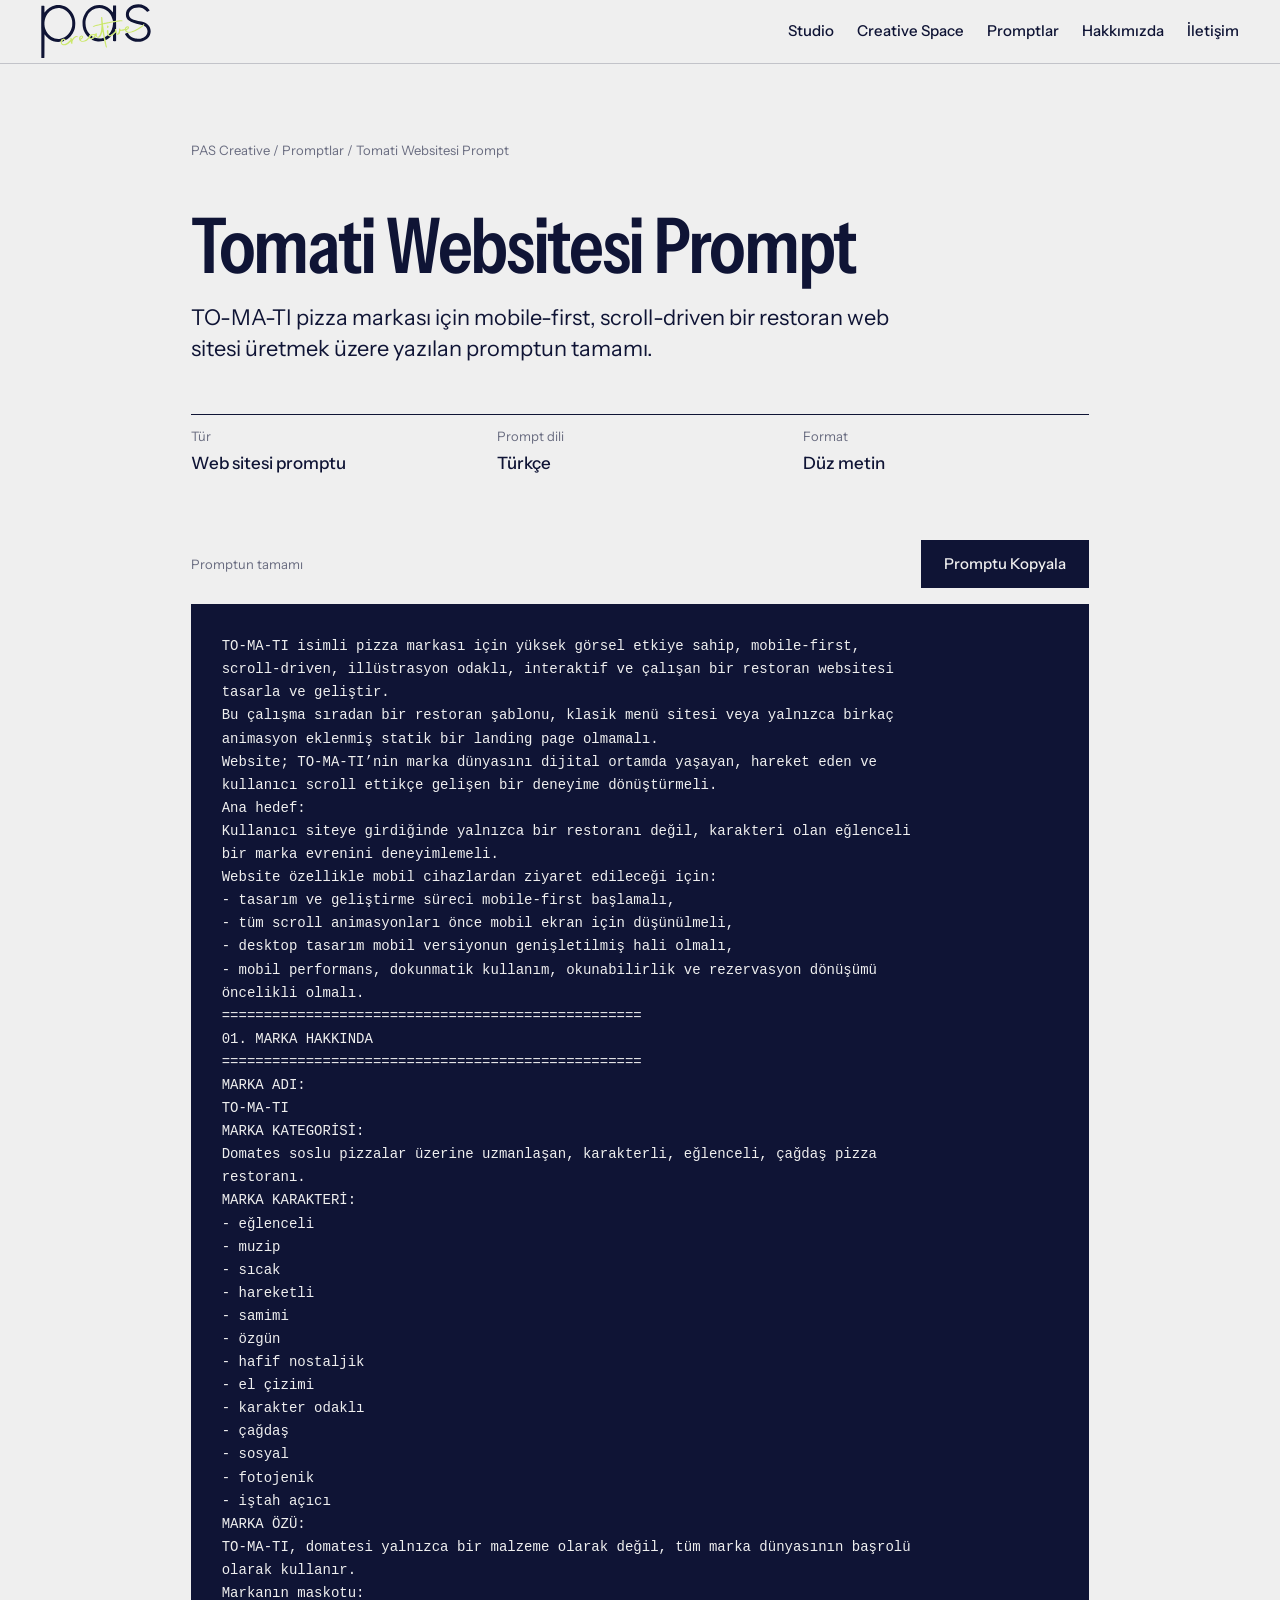
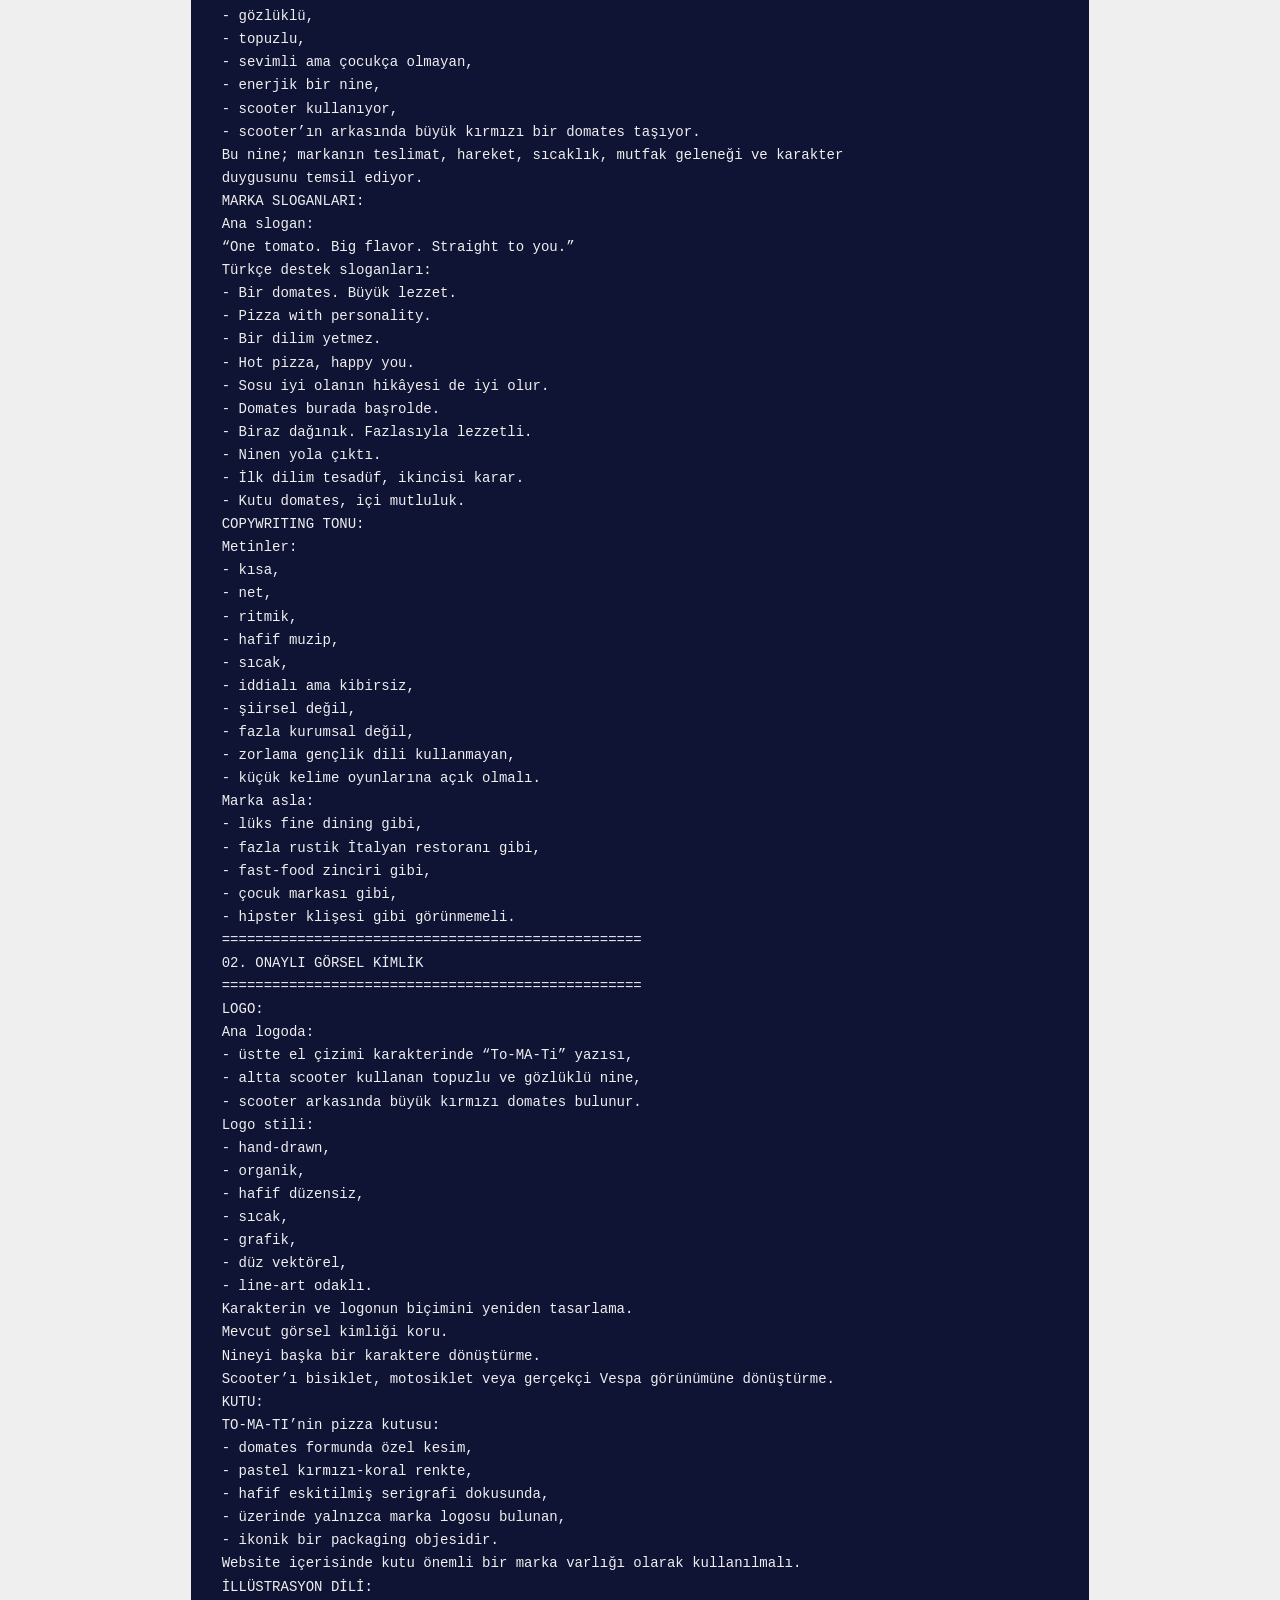
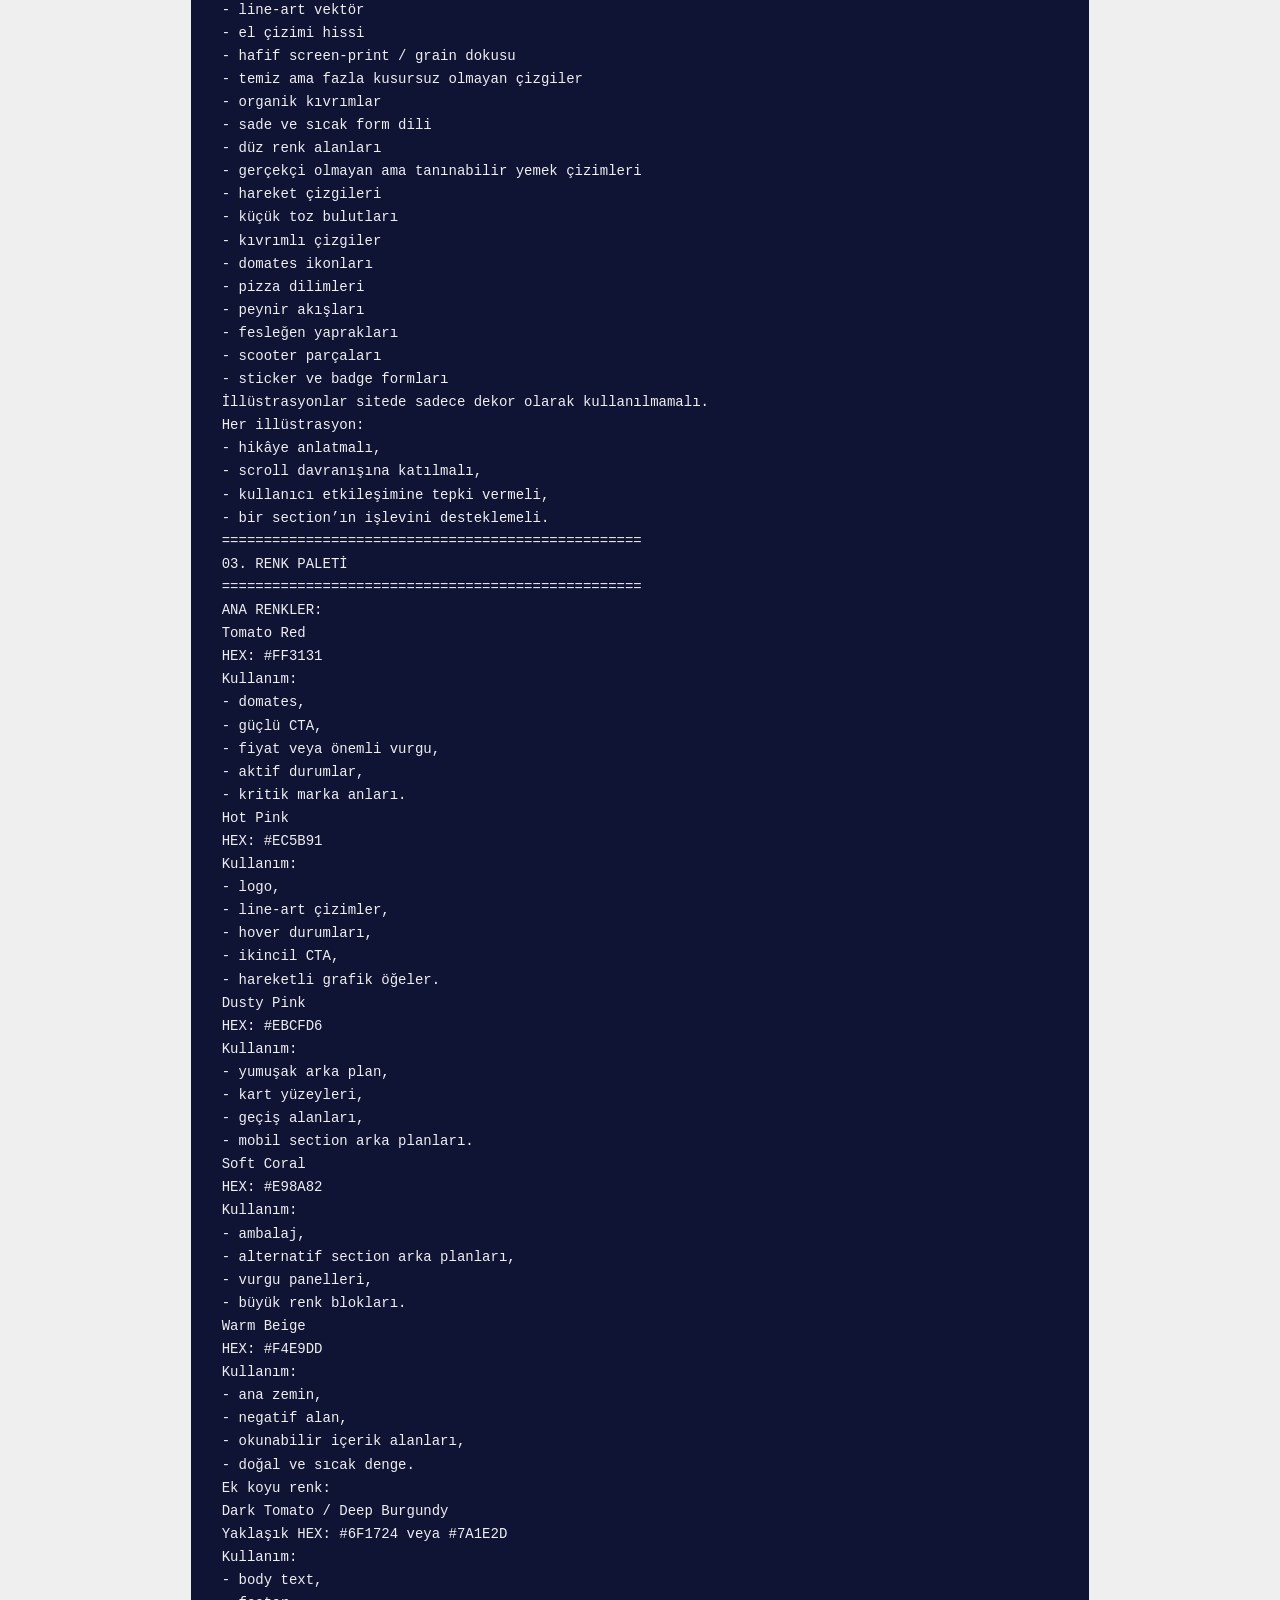
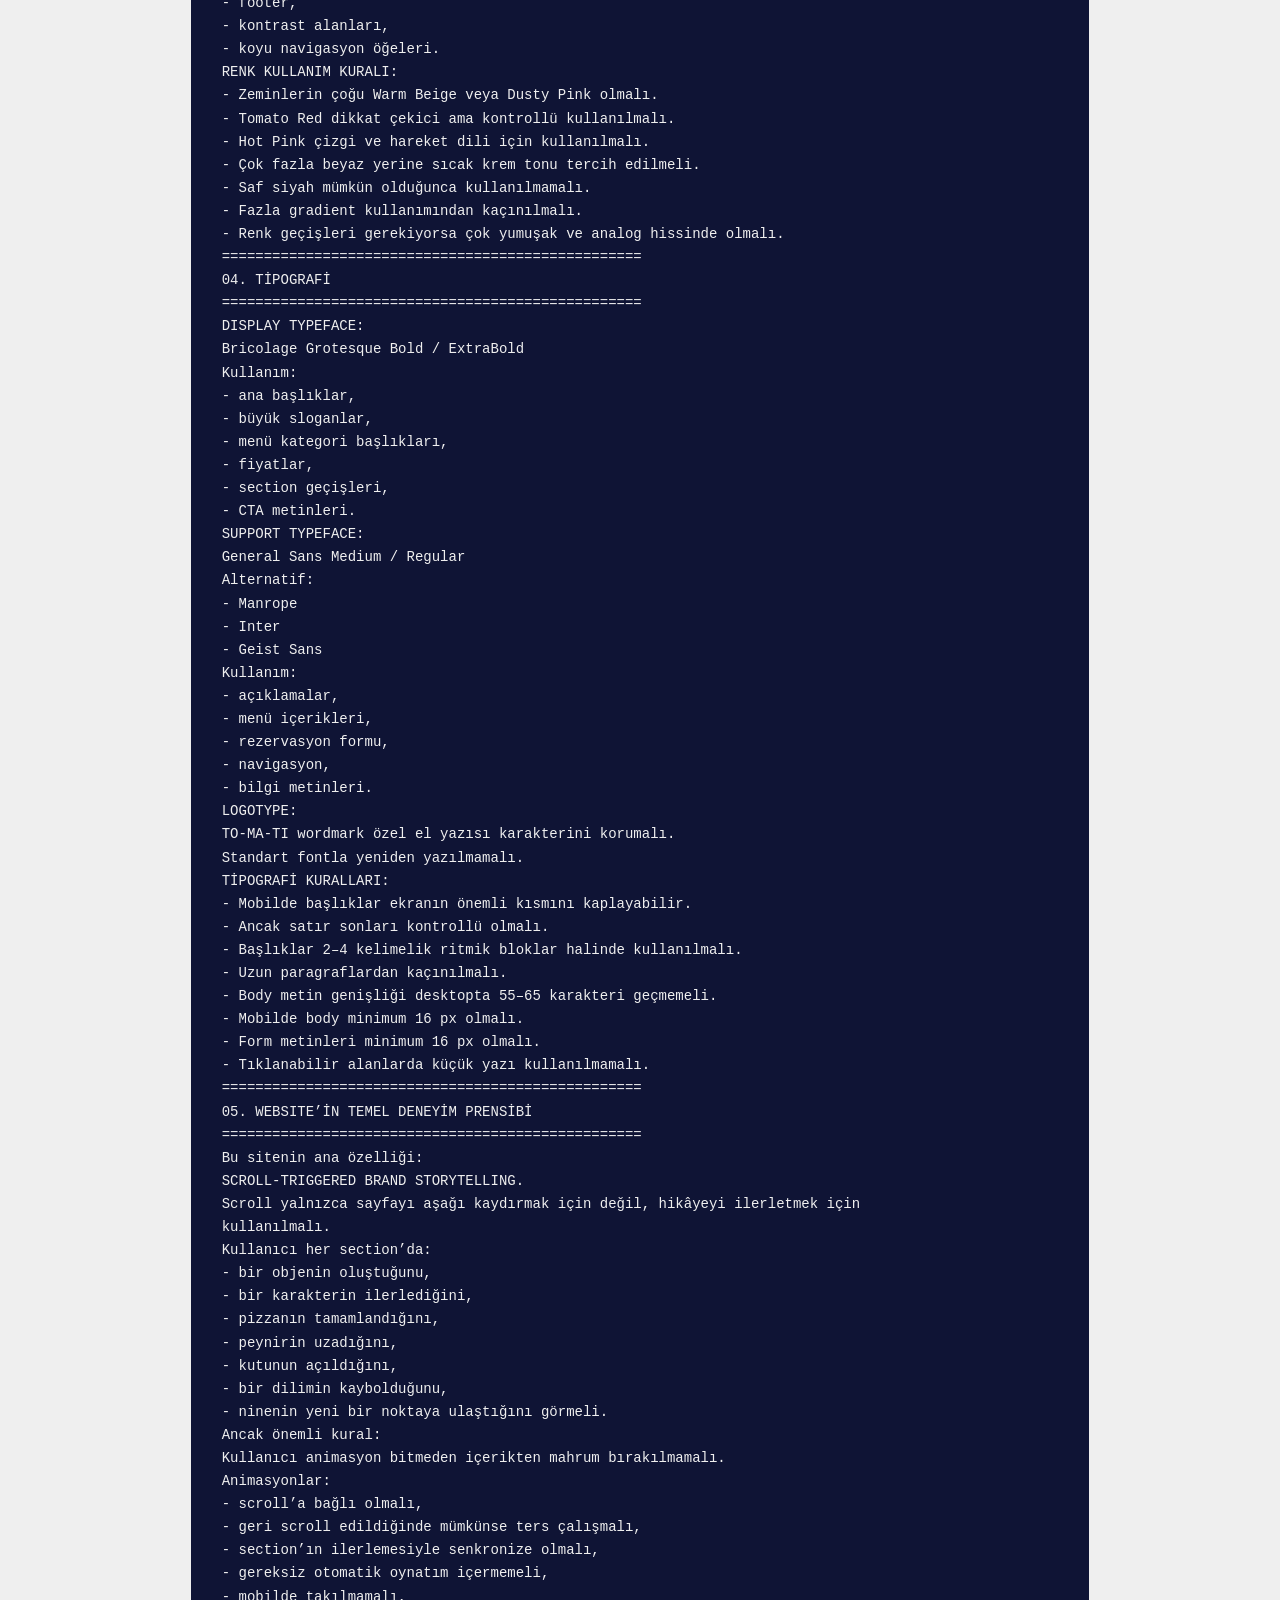
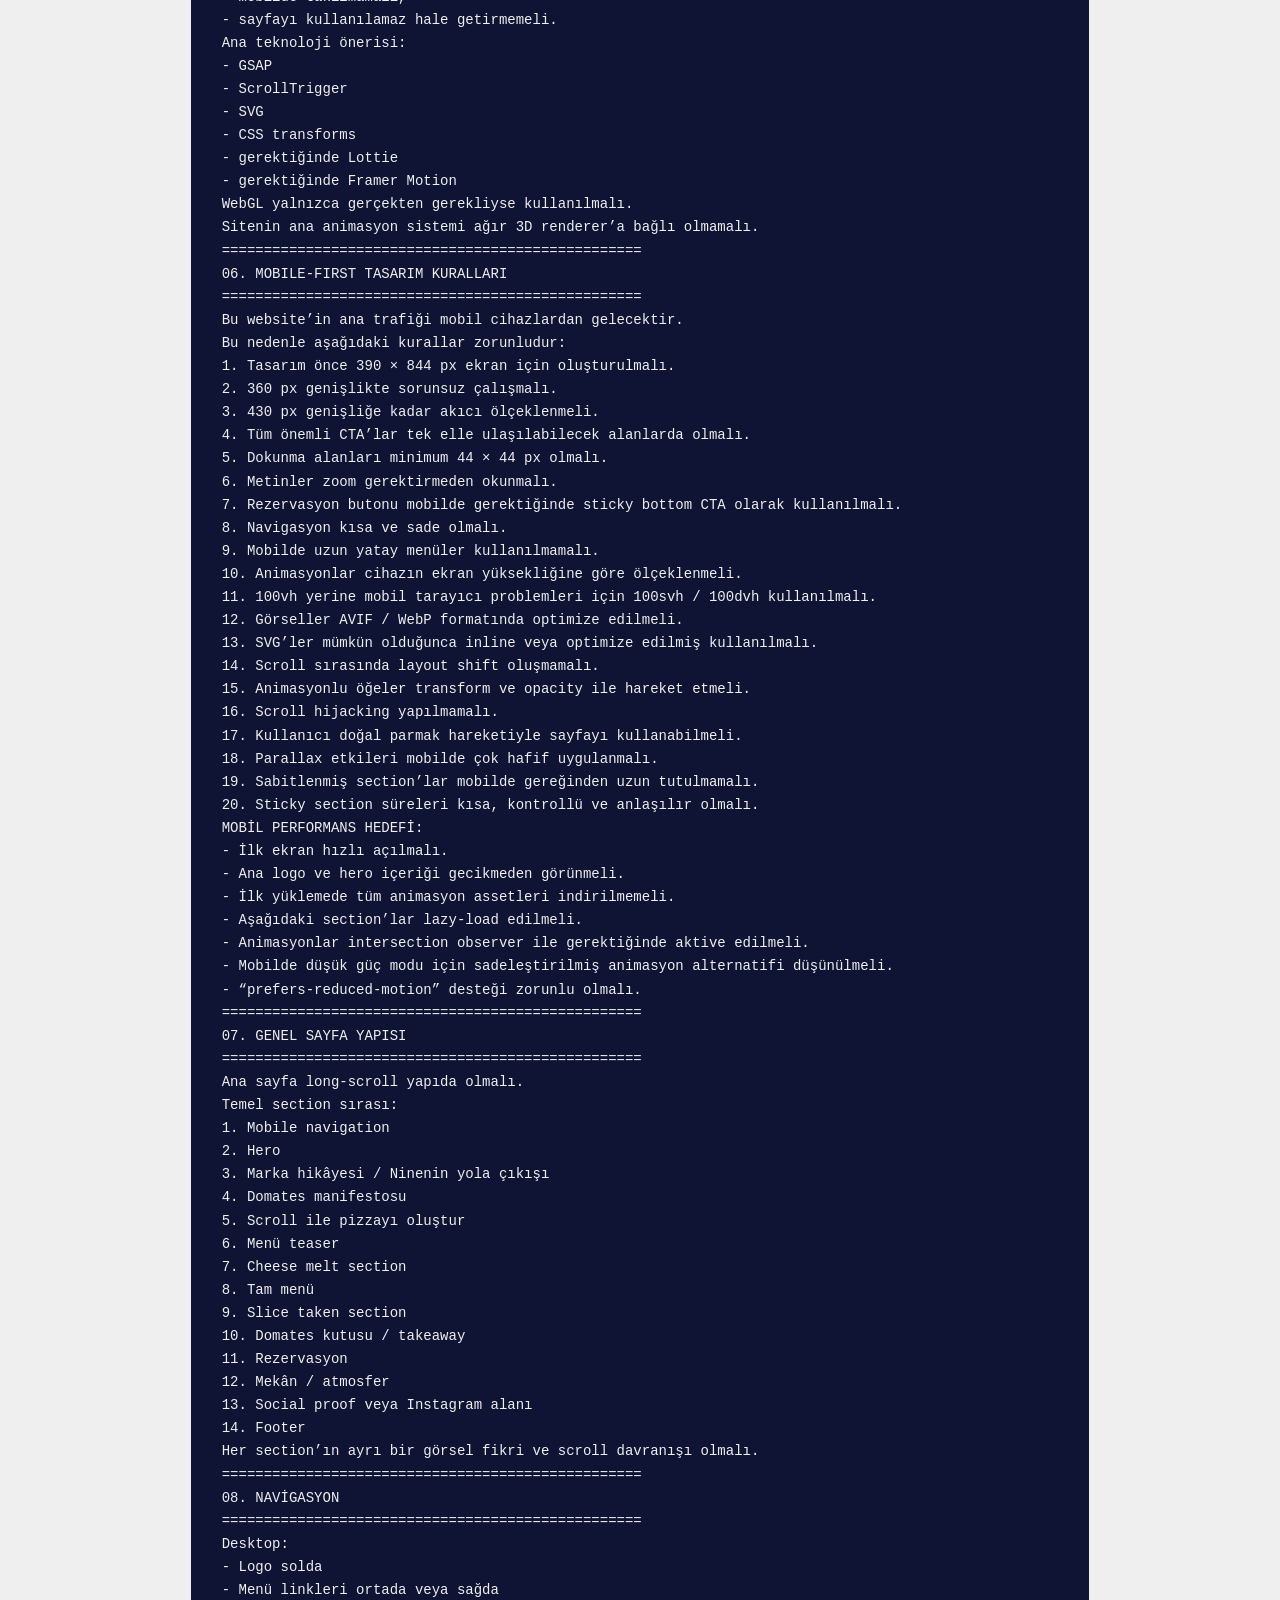
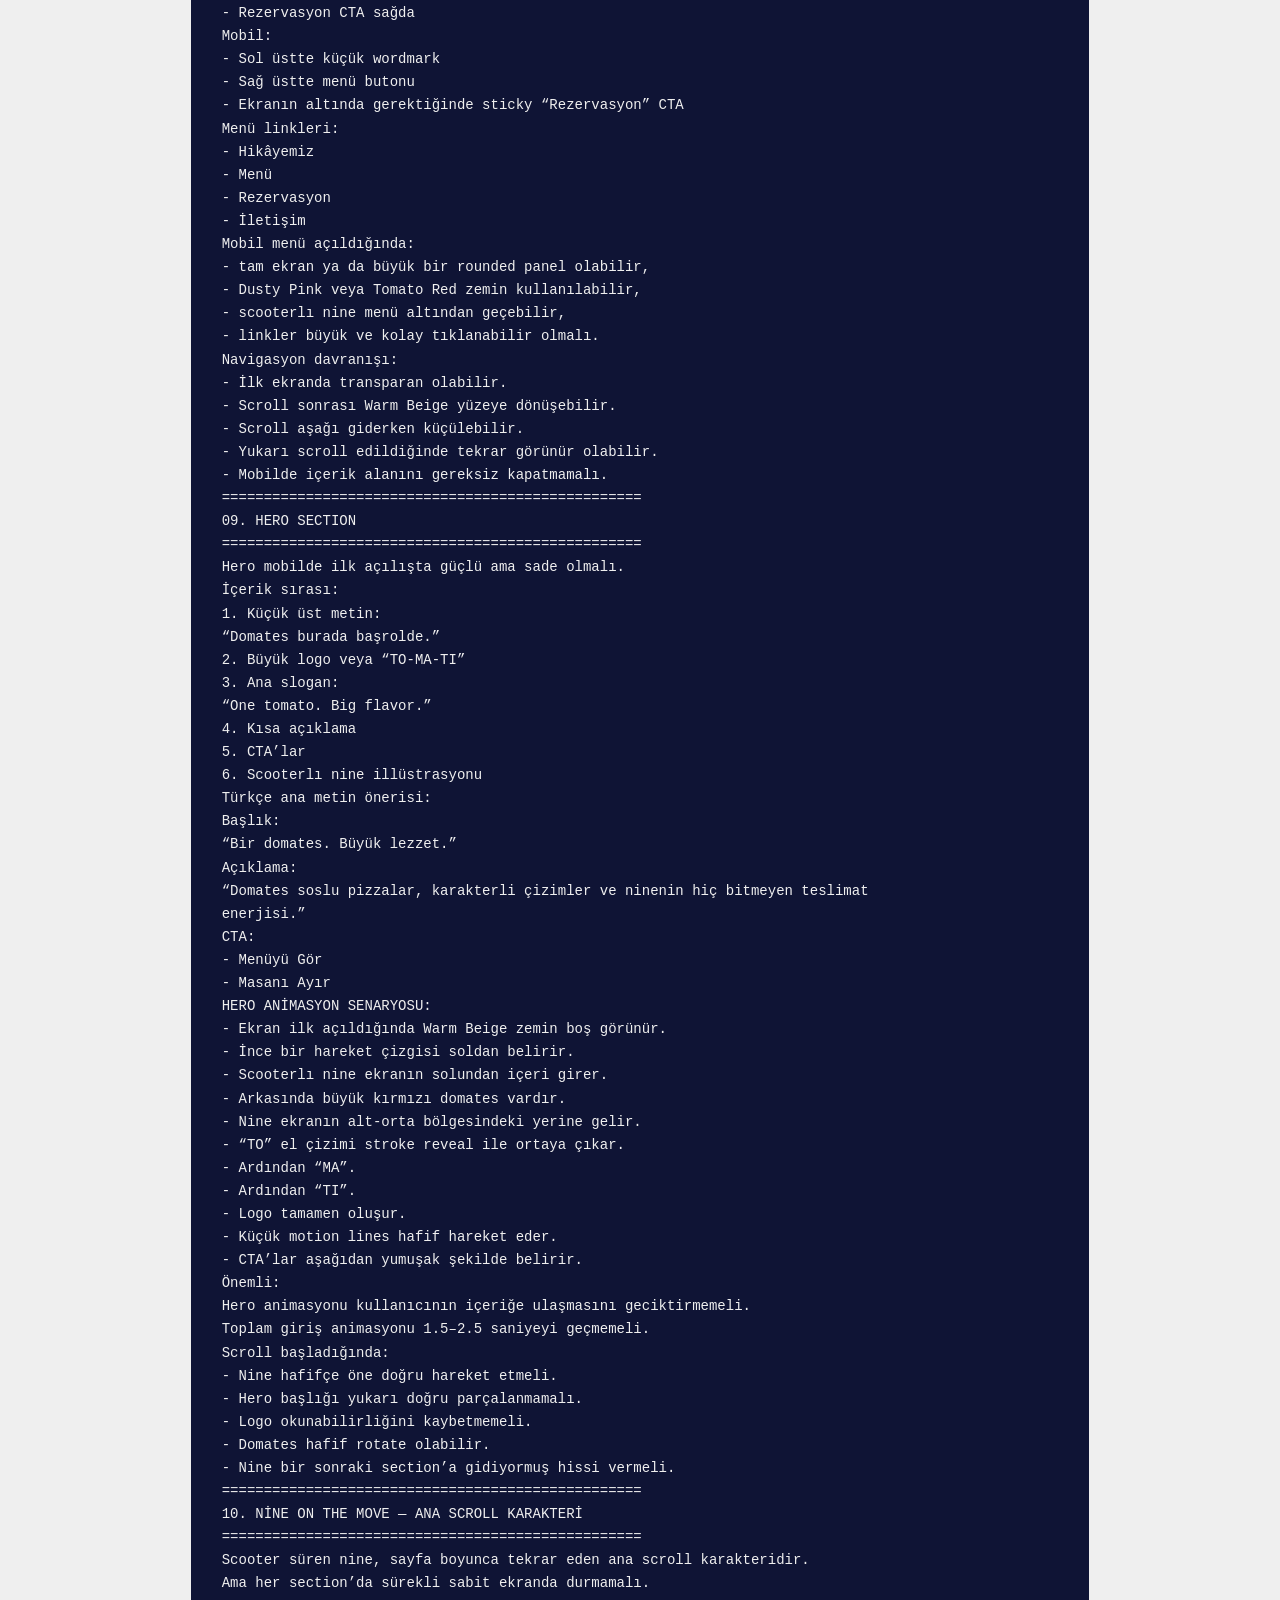
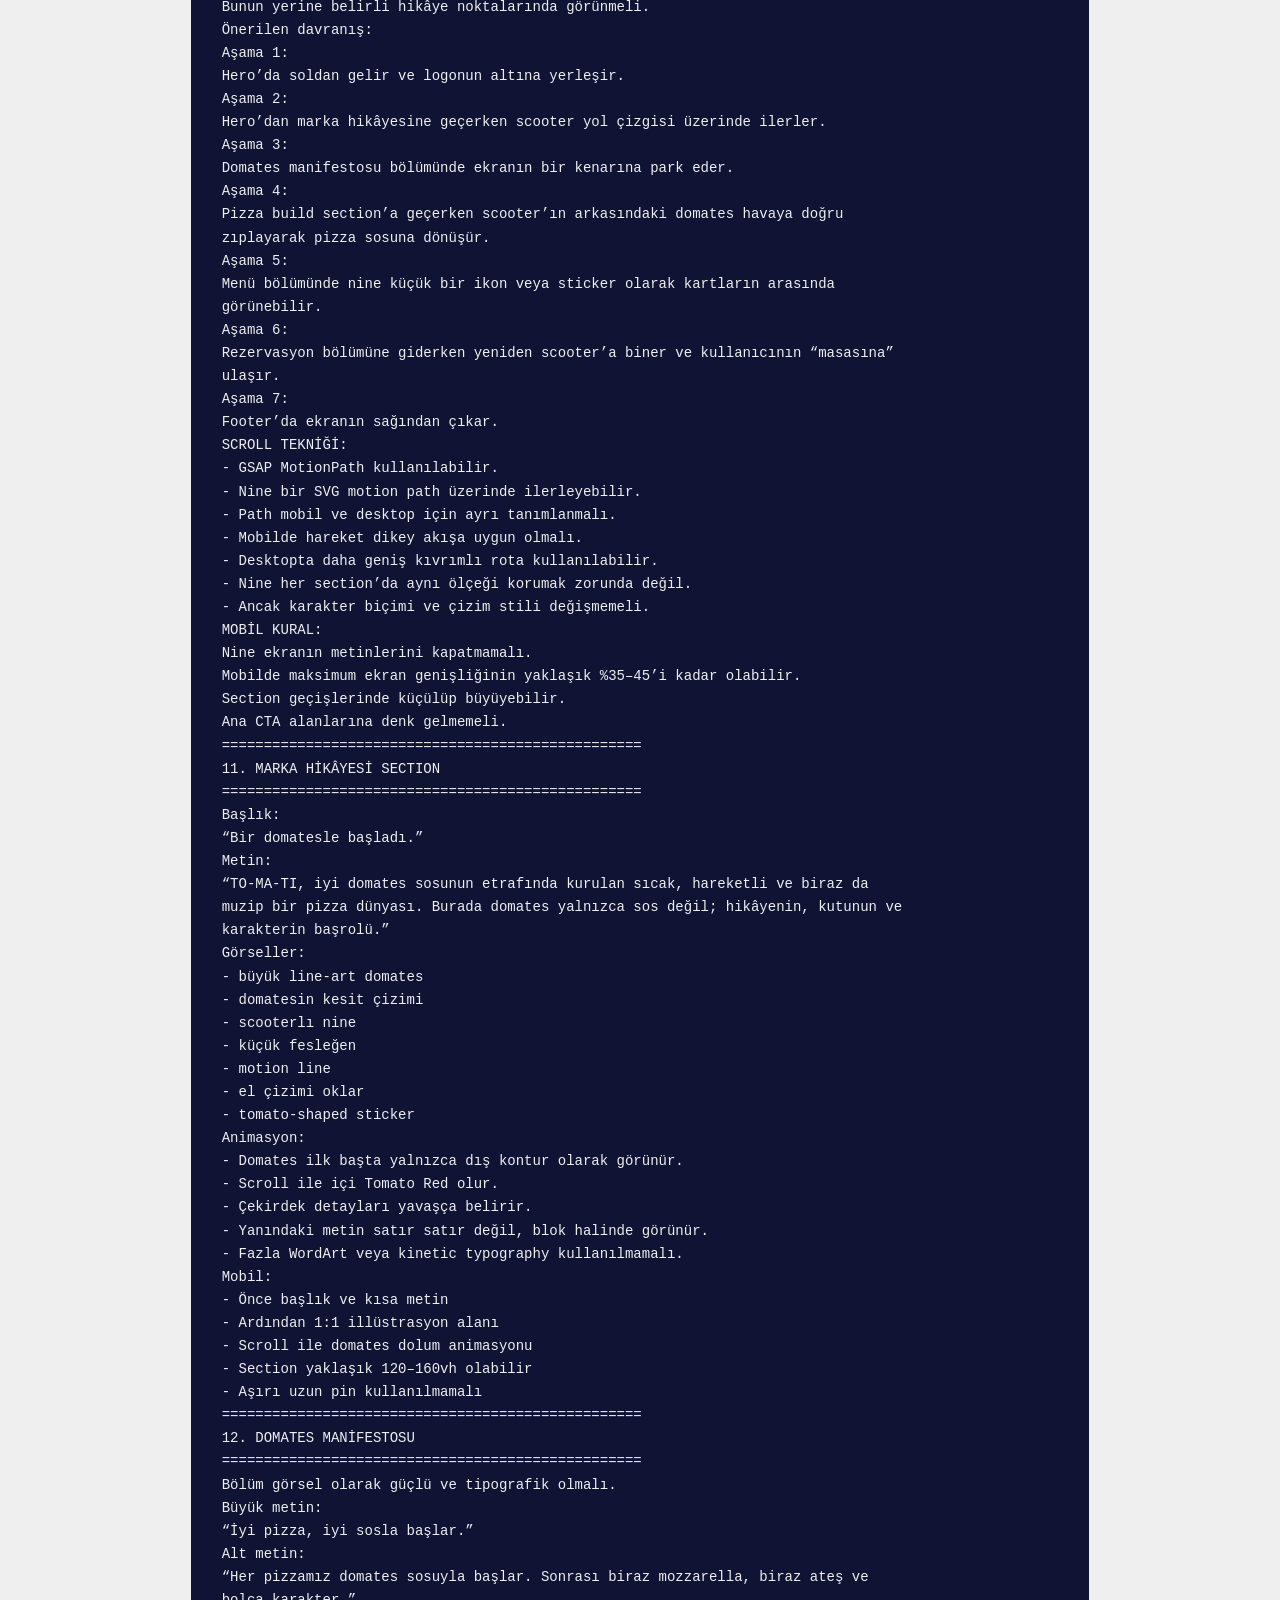
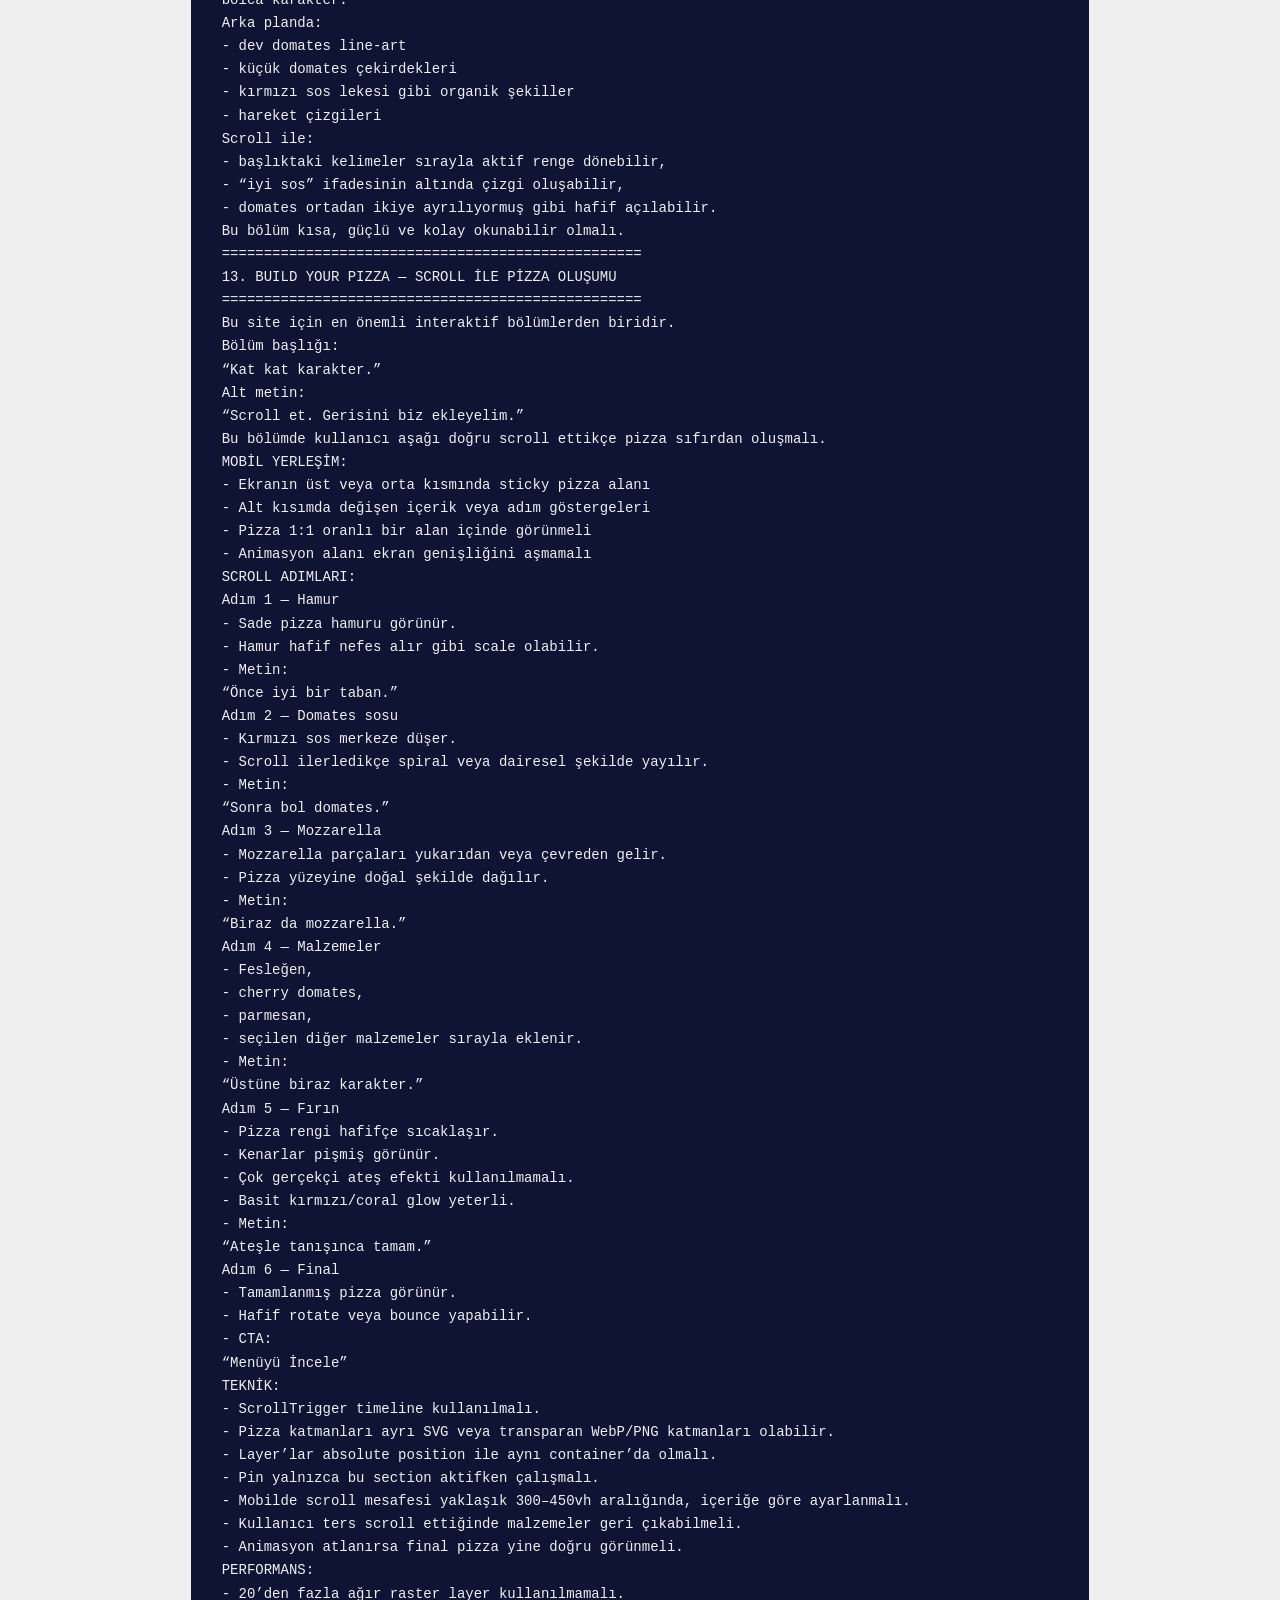
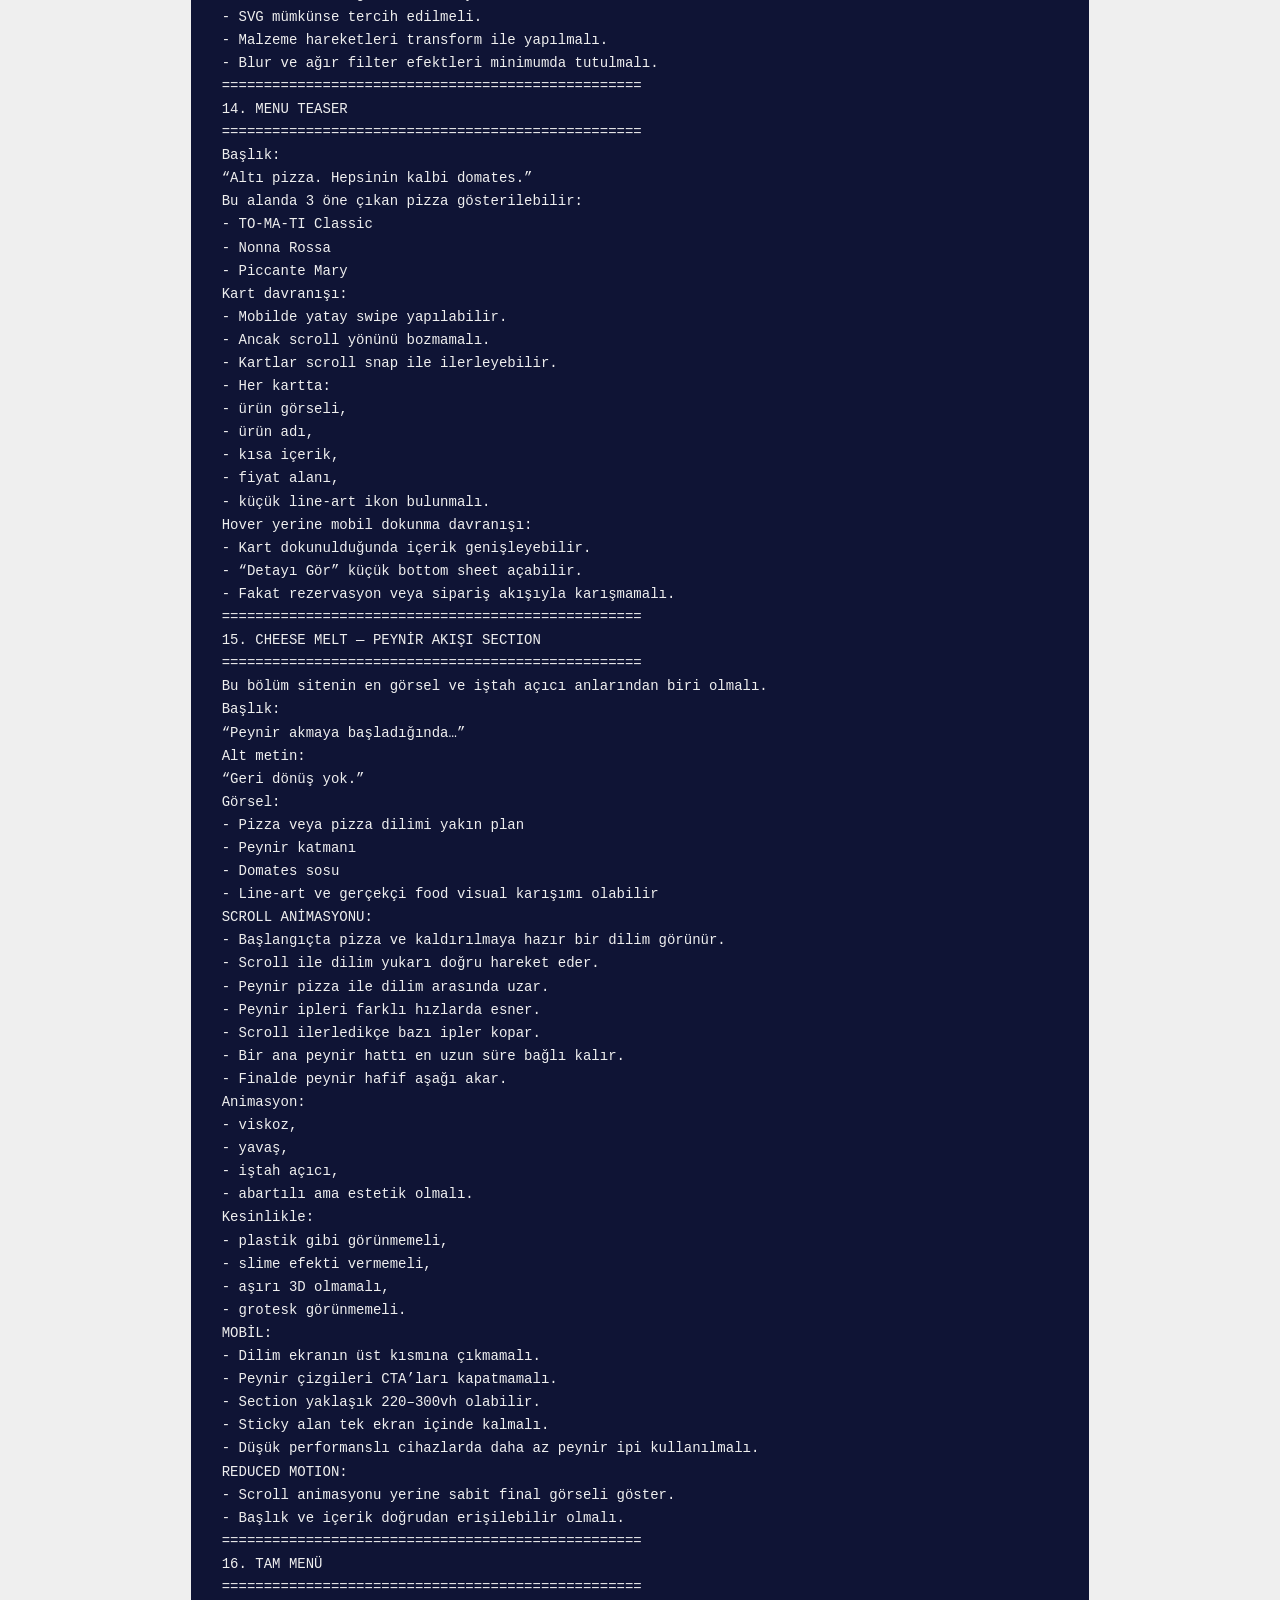
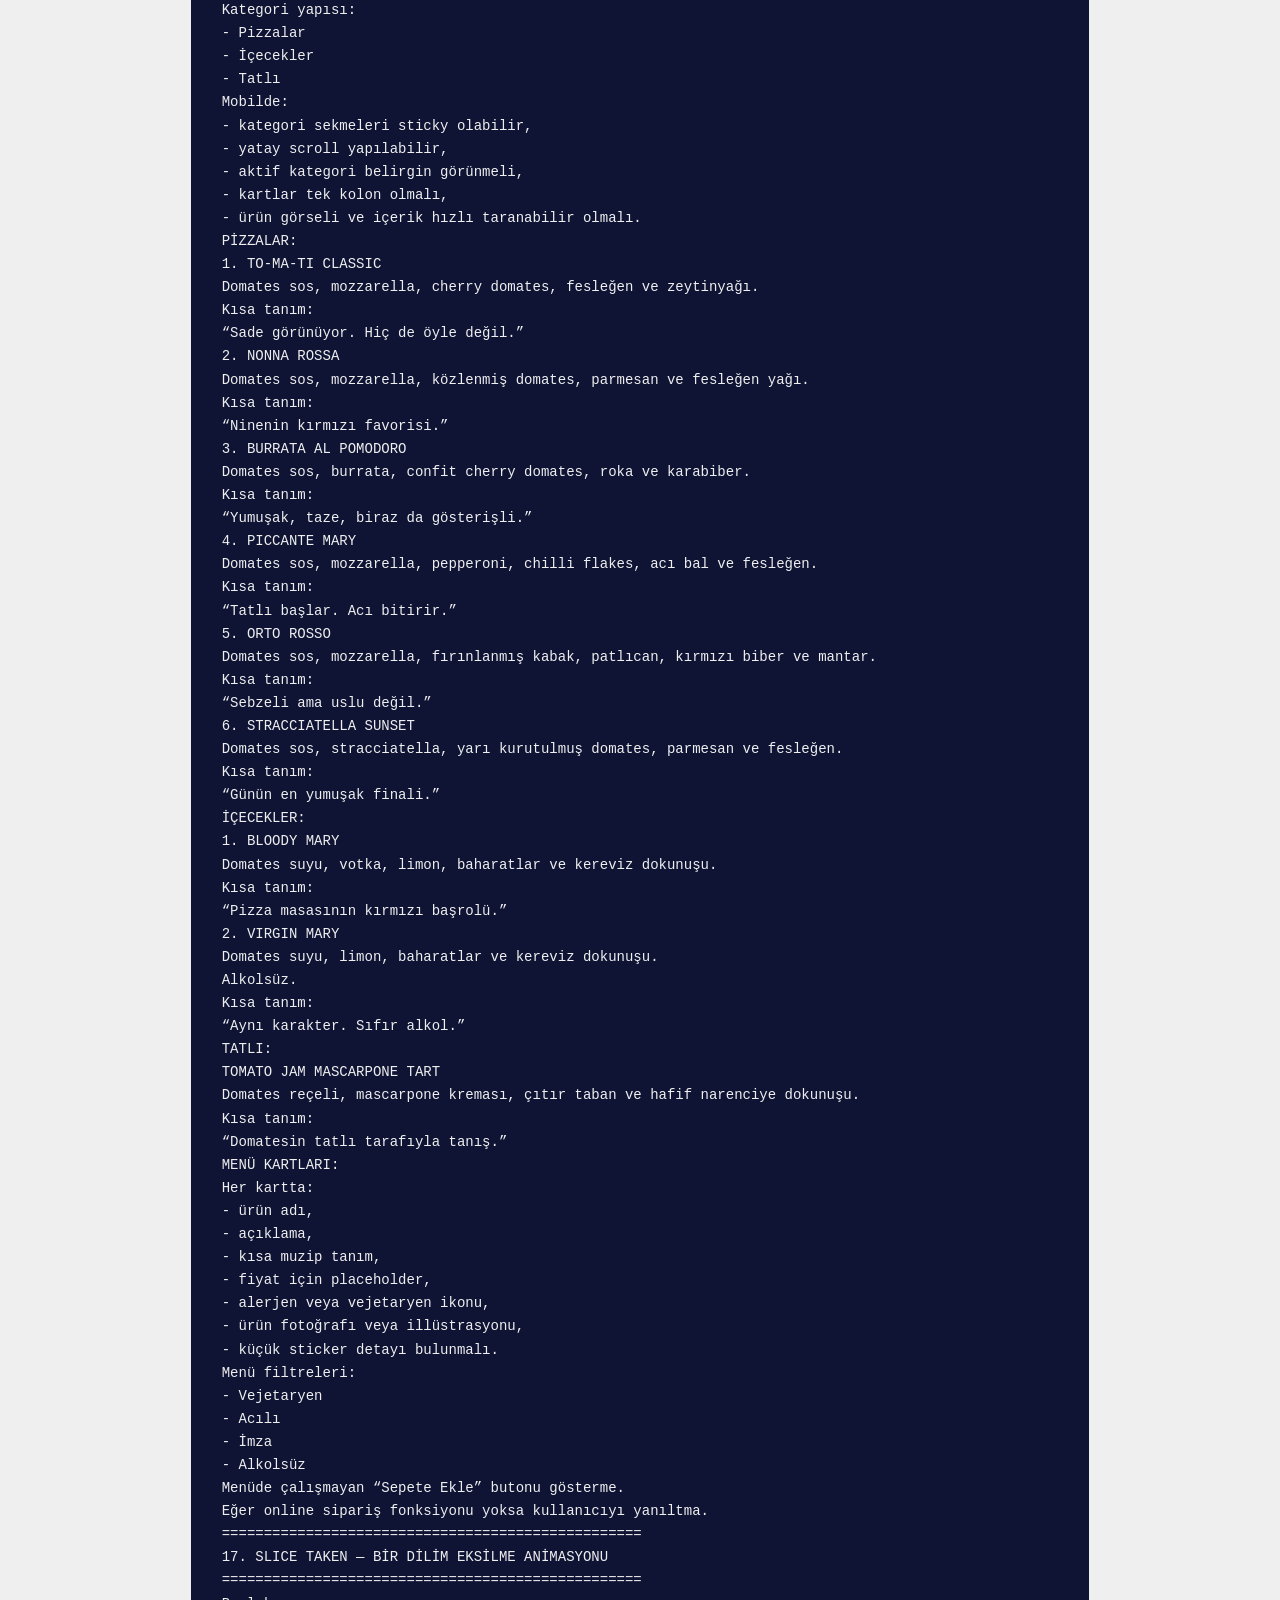
<file: promptlar/tomati-websitesi-prompt/index.html>
<!DOCTYPE html>
<html lang="tr">
<head>
<meta charset="utf-8">
<meta name="viewport" content="width=device-width, initial-scale=1, viewport-fit=cover">
<title>Tomati Websitesi Prompt — PAS Creative Studio</title>
<meta name="description" content="TO-MA-TI pizza markası için mobile-first, scroll-driven bir restoran web sitesi üretmek üzere yazılan promptun tamamı.">
<meta name="robots" content="index, follow, max-image-preview:large">
<link rel="canonical" href="https://pascreativestudio.com/promptlar/tomati-websitesi-prompt/">
<meta property="og:type" content="article">
<meta property="og:site_name" content="PAS Creative Studio">
<meta property="og:locale" content="tr_TR">
<meta property="og:title" content="Tomati Websitesi Prompt — PAS Creative Studio">
<meta property="og:description" content="TO-MA-TI pizza markası için mobile-first, scroll-driven bir restoran web sitesi üretmek üzere yazılan promptun tamamı.">
<meta property="og:url" content="https://pascreativestudio.com/promptlar/tomati-websitesi-prompt/">
<meta property="og:image" content="https://pascreativestudio.com/assets/link-preview.jpg">
<meta property="og:image:width" content="1200">
<meta property="og:image:height" content="630">
<meta name="twitter:card" content="summary_large_image">
<meta name="twitter:image" content="https://pascreativestudio.com/assets/link-preview.jpg">
<meta name="twitter:title" content="Tomati Websitesi Prompt — PAS Creative Studio">
<meta name="twitter:description" content="TO-MA-TI pizza markası için mobile-first, scroll-driven bir restoran web sitesi üretmek üzere yazılan promptun tamamı.">
<meta name="theme-color" content="#efefef">
<link rel="preconnect" href="https://fonts.googleapis.com">
<link rel="preconnect" href="https://fonts.gstatic.com" crossorigin>
<link href="https://fonts.googleapis.com/css2?family=Instrument+Sans:ital,wdth,wght@0,75..100,400..700&display=swap" rel="stylesheet">
<style>
:root{
  --bg:#efefef; --ink:#0f1435; --lime:#cce86b; --pink:#f2c4cd;
  --grey:#dcdcdc; --rule:rgba(15,20,53,.2); --muted:rgba(15,20,53,.6);
  --m:clamp(16px,3.2vw,44px); --gut:clamp(12px,1.6vw,24px);
  --ease-out:cubic-bezier(.2,.7,.1,1);
  --f:"Instrument Sans","Helvetica Neue",Helvetica,Arial,sans-serif;
}
*,*::before,*::after{box-sizing:border-box}
body{margin:0;background:var(--bg);color:var(--ink);font-family:var(--f);font-size:17px;line-height:1.5;
  -webkit-font-smoothing:antialiased;overflow-x:hidden}
a{color:inherit;text-decoration:none}
button{font:inherit;color:inherit;background:none;border:0;padding:0;cursor:pointer}
h1,h2,h3,p,ul,dl,dd{margin:0;padding:0}
ul{list-style:none}
:focus-visible{outline:2px solid var(--ink);outline-offset:3px}
.wordmark{font-weight:700;font-stretch:88%;letter-spacing:-.035em;line-height:1}
.meta{font-size:13px;line-height:1.4;color:var(--muted)}
.tnum{font-variant-numeric:tabular-nums}
.wrap{padding-inline:var(--m)}
.link{background:linear-gradient(currentColor,currentColor) 0 100%/0 1px no-repeat;transition:background-size .45s var(--ease-out)}
.link:hover{background-size:100% 1px}
.btn{display:inline-flex;align-items:center;min-height:48px;padding:0 22px;border:1px solid var(--ink);
  font-size:15px;font-weight:500;transition:background .35s var(--ease-out),color .35s var(--ease-out)}
.btn:hover{background:var(--ink);color:var(--bg)}
.btn--solid{background:var(--ink);color:var(--bg)}
.btn--solid:hover{background:var(--lime);color:var(--ink);border-color:var(--lime)}

.head{display:flex;align-items:center;justify-content:space-between;gap:20px;height:64px;padding:0 var(--m);
  border-bottom:1px solid var(--rule);position:sticky;top:0;background:var(--bg);z-index:10}
.head-brand{display:flex;align-items:center}
.nav{display:flex;gap:clamp(14px,1.8vw,30px);font-size:15px;font-weight:500;flex-wrap:wrap;justify-content:flex-end}

.article{padding-block:clamp(40px,6vw,88px) clamp(64px,8vw,120px);max-width:980px;margin:0 auto}
.crumbs{margin-bottom:clamp(28px,4vw,52px)}
.crumbs a:hover{text-decoration:underline}
h1{font-size:clamp(38px,6vw,84px);font-weight:600;font-stretch:80%;letter-spacing:-.03em;line-height:.94}
.lead{margin-top:20px;font-size:clamp(18px,1.7vw,23px);line-height:1.4;max-width:34em}
.specs{margin-top:clamp(32px,4vw,56px);border-top:1px solid var(--ink);display:grid;grid-template-columns:repeat(3,minmax(0,1fr));gap:var(--gut)}
.specs div{padding-top:12px}
.specs dt{font-size:13px;color:var(--muted)}
.specs dd{margin-top:4px;font-weight:500}
.prompt-head{margin-top:clamp(40px,5vw,72px);display:flex;justify-content:space-between;align-items:center;gap:16px;flex-wrap:wrap}
.prompt{margin-top:16px;background:var(--ink);color:var(--bg);padding:clamp(18px,2.4vw,32px);
  font-family:ui-monospace,"SF Mono",Menlo,Consolas,monospace;font-size:14px;line-height:1.65;
  white-space:pre-wrap;word-break:break-word;overflow-x:auto;tab-size:2}
.prompt-foot{margin-top:24px;display:flex;gap:12px;flex-wrap:wrap}

.pr-list{margin-top:clamp(36px,4vw,64px);border-top:1px solid var(--ink)}
.pr-row{display:grid;grid-template-columns:56px minmax(0,1fr) 190px auto;gap:var(--gut);align-items:center;
  padding:22px 0;border-bottom:1px solid var(--rule);position:relative}
.pr-row::before{content:"";position:absolute;inset:0 calc(var(--m)*-1);background:var(--lime);opacity:0;transition:opacity .25s;z-index:0}
.pr-row:hover::before{opacity:1}
.pr-row > *{position:relative;z-index:1}
.pr-id{color:var(--muted);font-size:14px}
.pr-main{display:grid;gap:4px}
.pr-main b{font-size:clamp(21px,2vw,28px);font-weight:600;font-stretch:88%;letter-spacing:-.015em;line-height:1.15}
.pr-main span{font-size:14px;color:var(--muted)}
.pr-kind{font-size:14px}
.pr-go{font-size:15px;font-weight:500;white-space:nowrap}

.foot{background:var(--ink);color:var(--bg);padding:clamp(48px,6vw,88px) var(--m) 28px}
.foot-grid{margin-top:clamp(36px,4vw,64px);border-top:1px solid rgba(239,239,239,.25);padding-top:18px;
  display:grid;grid-template-columns:repeat(5,minmax(0,1fr));gap:var(--gut);row-gap:28px;font-size:15px}
.foot-grid > div{display:grid;gap:4px;align-content:start;justify-items:start}
.foot .meta{color:rgba(239,239,239,.55)}
.foot :focus-visible{outline-color:var(--lime)}
.foot-bottom{margin-top:48px;display:flex;justify-content:space-between;gap:20px;color:rgba(239,239,239,.55);font-size:13px}

@media (max-width:820px){
  body{font-size:16px}
  .head{height:auto;padding-block:12px;flex-direction:column;align-items:flex-start;gap:8px;position:static}
  .nav{justify-content:flex-start;gap:14px;font-size:14px}
  .specs{grid-template-columns:1fr;gap:0}
  .specs div{padding-block:12px;border-bottom:1px solid var(--rule)}
  .pr-row{grid-template-columns:1fr;gap:6px;padding:20px 0}
  .pr-kind,.pr-go{font-size:14px;color:var(--muted)}
  .foot-grid{grid-template-columns:1fr 1fr}
  .foot-bottom{flex-direction:column}
  .prompt{font-size:13px}
}
@media (max-width:480px){.foot-grid{grid-template-columns:1fr}}
@media (prefers-reduced-motion:reduce){*{transition-duration:.001s!important}}


.brand-logo{display:block;width:clamp(92px,8.6vw,110px);height:auto}
.foot .brand-logo{--l1:#efefef;width:clamp(230px,44vw,540px)}
</style>
<script defer src="/assets/tracking-config.js"></script><script defer src="/assets/tracking.js"></script></head>
<body data-brand="creative">
<svg width="0" height="0" style="position:absolute" aria-hidden="true"><defs><symbol id="lg-pas-creative" viewBox="0 0 1051 520"><path fill="var(--l1,#0f1435)" fill-rule="evenodd" d="M3.7 516.3C3.3 516.0 3.0 403.7 3.0 266.9C3.0 18.2 3.0 18.2 5.2 17.6C9.0 16.6 29.0 16.9 31.1 18.0C32.9 19.0 33.0 20.5 33.0 51.2L33.0 83.3L35.8 79.6C63.0 42.9 96.9 20.4 137.7 12.1C151.7 9.2 178.0 9.2 193.1 11.9C284.6 28.9 345.5 128.3 324.4 226.0C313.6 275.8 278.1 323.7 236.3 344.9C231.0 347.6 231.0 347.6 232.3 344.1C235.6 335.2 218.1 328.3 205.6 333.5C197.2 337.0 189.6 347.1 188.4 356.4C187.6 361.7 186.4 362.0 164.6 362.0C130.4 361.9 101.2 352.1 73.0 331.2C62.5 323.4 41.0 301.5 36.9 294.3L33.5 288.5L33.2 401.4C33.1 482.8 32.7 514.7 31.9 515.7C30.7 517.1 5.0 517.7 3.7 516.3ZM902.8 360.5C877.4 356.2 853.0 345.4 835.9 330.8C823.1 319.8 802.0 292.4 802.0 286.8C802.0 285.4 823.9 274.0 826.5 274.0C827.3 274.0 828.7 275.2 829.7 276.8C849.3 308.4 867.5 321.8 902.0 330.2C912.8 332.8 944.7 331.9 957.0 328.7C993.7 319.1 1016.0 295.5 1017.7 264.5C1019.0 240.8 1009.0 222.5 988.2 210.2L981.0 205.9L983.5 202.2C989.1 193.9 985.4 191.5 977.2 198.0L972.2 202.0L963.3 200.1C958.5 199.0 949.3 197.2 943.0 196.0C900.9 188.1 859.5 173.0 840.3 158.6C820.2 143.5 811.0 124.7 811.0 99.2C811.1 45.4 863.1 3.0 929.0 3.0C971.1 3.0 1010.8 22.3 1032.0 53.0C1033.4 54.9 1035.3 57.5 1036.4 58.8C1038.9 61.7 1038.8 61.8 1024.8 69.7L1013.5 76.0L1010.5 72.3C995.1 53.0 978.5 42.0 955.6 35.8C939.9 31.5 909.3 32.7 892.0 38.2C858.2 48.9 836.4 78.6 841.0 107.6C845.7 137.1 873.8 151.7 958.2 168.4C1014.0 179.5 1048.1 214.4 1048.0 260.4C1047.9 284.9 1038.8 306.6 1019.5 327.8C1006.4 342.1 977.7 355.5 948.9 360.5C938.6 362.3 913.7 362.3 902.8 360.5ZM544.0 357.9C524.8 356.2 505.9 351.0 490.0 343.0L481.6 338.8L487.0 337.1C493.7 335.0 499.8 331.2 506.1 325.3L510.9 320.9L518.7 323.3C542.6 330.9 571.1 331.2 592.6 324.0C595.8 323.0 598.6 322.3 598.9 322.5C599.1 322.7 600.3 328.0 601.6 334.2C602.9 340.4 604.2 346.5 604.5 347.8C605.1 350.4 604.1 350.9 592.3 354.0C578.6 357.6 558.4 359.2 544.0 357.9ZM201.0 357.0C201.0 352.8 209.1 343.0 214.3 341.1C220.1 338.9 221.3 339.5 220.5 344.2C220.1 346.6 219.7 349.4 219.6 350.5C219.5 353.1 201.0 359.5 201.0 357.0ZM688.7 354.3C688.3 354.0 688.0 340.9 688.0 325.4L688.0 297.1L695.8 289.3C700.1 285.0 705.5 278.9 707.9 275.8C710.3 272.6 712.6 270.0 713.0 270.0C713.4 270.0 714.7 272.2 715.9 274.9C717.9 279.7 718.0 281.4 718.0 315.9C718.0 335.6 717.7 352.5 717.4 353.4C716.8 355.1 690.2 355.9 688.7 354.3ZM615.2 341.2C614.4 337.9 613.4 332.7 611.4 320.8C610.8 317.3 611.0 316.9 614.0 315.3C618.6 312.7 629.9 305.3 634.1 301.9L637.7 299.1L640.1 301.6C645.5 307.4 655.7 310.1 665.5 308.1L670.5 307.2L662.0 315.4C651.1 325.9 622.1 345.0 617.1 345.0C616.5 345.0 615.7 343.3 615.2 341.2ZM186.1 332.1C241.7 321.9 285.1 275.4 297.1 213.5C298.9 204.0 299.0 169.0 297.1 159.0C286.0 97.8 241.8 50.4 186.5 40.4C140.7 32.2 93.3 52.3 62.2 93.1C28.2 137.9 23.2 209.1 50.6 259.9C79.2 312.9 133.4 341.8 186.1 332.1ZM471.2 326.7C466.8 322.1 469.1 313.2 476.3 306.8C480.2 303.3 479.9 303.2 487.3 307.9C498.6 315.1 498.2 314.3 492.5 319.5C482.9 328.3 475.1 330.9 471.2 326.7ZM443.5 307.4C432.0 295.6 424.1 284.1 415.4 266.5C401.6 238.8 396.7 216.5 396.8 183.0C396.8 163.8 397.2 159.9 400.6 142.0C402.2 133.7 408.7 115.6 414.2 104.1C434.0 63.0 467.6 31.9 507.8 17.6C540.1 6.1 582.6 7.4 614.8 20.9C640.3 31.5 670.4 56.5 685.5 79.5C687.5 82.5 687.5 82.5 688.0 48.0L688.5 13.5L702.4 13.2C712.9 13.0 716.5 13.3 717.2 14.2C718.6 16.5 718.2 158.6 716.8 159.7C716.1 160.3 713.5 161.0 711.0 161.3C708.5 161.6 703.1 162.3 699.0 163.0C694.9 163.6 690.6 164.2 689.6 164.3C688.0 164.5 687.4 163.1 685.4 154.0C674.1 101.0 640.2 60.0 595.2 45.0C535.6 25.1 471.1 53.9 441.5 113.5C429.2 138.4 425.0 156.0 425.0 184.0C425.0 225.3 437.9 259.7 463.9 287.3L470.3 294.1L465.1 299.1C462.1 301.9 458.8 306.4 457.5 309.3C453.4 318.2 454.2 318.4 443.5 307.4ZM648.6 297.5C645.3 294.1 645.6 292.2 650.9 286.4C672.7 262.6 686.3 227.4 687.7 191.1L688.3 175.2L694.4 174.1C708.6 171.7 715.2 170.9 716.6 171.4C717.8 171.9 718.0 176.9 717.8 205.7L717.5 239.5L713.6 239.5C708.0 239.5 707.3 241.2 708.9 250.5L710.1 258.1L704.0 265.0C692.0 278.5 675.8 291.9 665.6 296.6C659.6 299.4 651.0 299.8 648.6 297.5Z"/><path fill="var(--l2,#cce86b)" fill-rule="evenodd" d="M622.5 413.6C618.1 409.1 618.1 409.1 611.5 380.5C609.2 371.0 600.7 330.5 598.9 321.5C598.4 318.8 596.9 310.9 595.5 304.0C594.2 297.1 592.2 286.1 591.0 279.5C587.4 258.3 587.9 258.8 584.5 272.7C580.5 289.2 574.7 302.2 566.8 312.2C555.5 326.6 536.8 325.4 525.3 309.5L523.2 306.5L518.9 311.5C495.8 338.7 481.9 343.7 464.7 331.4C459.0 327.3 459.8 327.2 456.5 332.1C444.3 350.6 425.4 360.1 400.5 360.4C382.5 360.5 372.6 355.7 366.2 343.6C362.5 336.6 362.4 323.0 365.9 316.0C369.0 309.9 375.4 304.4 381.6 302.4C393.1 298.7 404.6 307.5 402.6 318.4C401.1 326.2 390.7 337.1 381.9 340.0C376.8 341.7 377.1 343.6 383.4 347.7C394.9 355.4 408.1 354.4 424.5 344.6C436.8 337.3 451.5 321.6 457.4 309.6C465.1 294.1 480.7 286.8 506.2 286.8L518.9 286.8L521.0 282.5C523.5 277.4 525.1 276.6 529.3 278.4C534.8 280.6 535.5 282.3 534.2 288.9C530.9 305.0 536.7 316.9 546.0 313.0C557.8 308.1 569.2 282.3 574.9 247.5C576.9 235.4 578.8 201.1 577.6 199.2C576.7 197.8 531.9 209.2 507.6 217.1C500.4 219.4 494.5 217.6 494.5 213.1C494.5 210.9 495.6 210.3 506.0 206.8C518.8 202.5 547.3 194.6 565.2 190.4L577.0 187.6L577.0 181.5C577.0 178.2 576.6 171.8 576.0 167.4C575.5 162.9 574.8 151.3 574.4 141.7C573.7 124.1 573.7 124.1 576.3 123.5C583.6 121.6 587.0 126.0 587.0 137.3C587.0 149.5 590.8 184.0 592.1 184.0C592.5 184.0 597.3 182.9 602.7 181.5C608.1 180.2 622.9 177.0 635.5 174.5C648.1 172.0 660.8 169.6 663.5 169.0C680.4 165.7 721.5 159.3 740.5 157.1C766.6 154.1 776.1 154.8 779.4 160.2C781.5 163.6 778.5 165.0 769.0 165.0C748.4 165.0 680.9 175.5 624.0 187.6C607.4 191.1 595.4 193.8 593.4 194.5C592.3 194.8 592.4 195.7 595.0 216.0C597.1 232.1 598.1 239.5 599.6 249.0C600.4 254.2 601.5 261.2 602.0 264.5C607.2 298.4 613.5 333.7 620.2 366.5C621.9 374.8 623.6 383.5 624.1 386.0C624.6 388.5 626.1 395.2 627.5 401.0C631.6 417.9 631.6 418.0 629.0 418.0C627.5 418.0 625.0 416.3 622.5 413.6ZM210.8 393.1C195.8 388.3 188.0 378.1 188.0 362.9C188.0 352.2 190.1 346.7 196.9 339.9C207.5 329.4 222.3 327.9 230.0 336.7C234.6 341.9 233.1 346.8 225.8 350.4C220.0 353.4 218.8 352.3 220.4 345.3C221.5 340.1 221.2 339.7 216.6 340.6C207.7 342.2 199.7 354.3 199.6 366.0C199.5 379.6 204.3 384.5 217.8 384.5C232.3 384.5 246.1 376.9 264.8 358.6C281.2 342.6 282.1 341.0 281.1 331.4C280.0 322.2 280.1 322.0 284.3 322.0C289.7 322.1 294.0 326.9 294.0 332.9C294.0 339.0 295.0 339.4 298.4 334.8C307.2 322.5 318.2 312.5 328.0 308.1C339.6 302.8 355.2 308.1 350.2 315.6C347.7 319.4 342.0 319.2 342.0 315.3C342.0 313.5 339.2 314.3 332.5 318.0C321.2 324.4 309.8 337.8 303.8 351.9C300.9 358.8 300.6 360.5 300.5 370.0L300.4 380.5L296.1 380.4C288.9 380.3 284.1 372.2 284.0 360.2C284.0 355.7 283.3 356.1 276.8 364.5C260.2 386.0 229.8 399.1 210.8 393.1ZM381.6 328.4C385.4 325.4 392.0 316.8 392.0 314.9C392.0 313.6 388.9 311.0 387.5 311.0C382.9 311.0 377.0 320.1 375.5 329.3C374.8 333.7 375.0 333.7 381.6 328.4ZM481.9 327.1C490.3 322.7 507.4 305.9 511.7 297.6L513.2 294.7L506.1 295.4C485.3 297.5 469.0 308.6 469.0 320.8C469.0 327.9 474.8 330.7 481.9 327.1ZM651.5 308.1C639.9 305.1 633.3 295.1 630.1 275.9C626.8 256.3 631.2 245.9 640.7 250.7L644.2 252.5L644.5 270.5C644.9 295.1 645.9 298.1 654.2 298.7C664.2 299.5 684.3 286.5 700.9 268.4C710.3 258.2 710.0 258.7 708.7 249.8C707.5 241.1 708.3 239.0 713.0 239.0C717.2 239.0 719.1 242.1 721.0 252.2C724.1 269.2 731.8 287.5 735.0 285.5C739.2 282.9 748.2 251.1 745.9 246.9C744.2 243.7 744.9 238.2 747.4 235.4C749.7 232.6 749.7 232.6 753.1 234.6C755.6 236.1 756.9 237.8 758.2 241.5C759.8 246.5 759.8 246.5 764.7 246.8C770.3 247.2 777.9 245.9 790.7 242.3L799.9 239.8L801.0 234.5C803.8 220.8 813.7 212.0 826.3 212.0C834.2 212.0 838.3 213.7 840.5 218.0C845.9 228.5 833.4 245.6 817.9 248.7C815.2 249.2 814.9 249.6 815.5 251.9C818.1 262.8 833.4 269.0 850.5 266.1C875.0 261.8 934.5 230.0 974.7 199.8C983.8 192.9 986.0 192.2 986.0 196.1C986.0 209.9 931.7 247.5 886.9 264.7C841.6 282.2 809.7 277.0 801.7 250.9C801.3 249.6 799.8 249.8 790.8 252.9C781.8 255.9 779.1 256.4 769.0 256.7L757.5 257.0L755.9 264.2C752.2 281.4 748.0 288.8 740.2 292.1C731.6 295.8 724.3 291.0 716.8 276.5C713.0 269.0 712.9 268.9 709.9 273.2C693.0 297.6 668.1 312.5 651.5 308.1ZM820.5 238.0C824.3 235.6 828.5 230.5 830.6 225.5C832.0 222.0 832.0 222.0 829.3 222.0C822.5 222.1 814.1 230.5 814.0 237.2C814.0 240.6 815.9 240.8 820.5 238.0ZM632.7 227.8C629.9 226.8 629.9 226.6 630.6 221.6C631.0 218.8 631.4 214.5 631.4 212.0C631.5 206.5 634.1 205.1 640.6 206.9C643.9 207.8 644.9 208.6 645.3 210.8C646.0 214.0 644.2 226.0 642.8 227.8C641.6 229.2 636.6 229.3 632.7 227.8Z"/></symbol></defs></svg>
<script type="application/ld+json">{"@context": "https://schema.org", "@type": "Article", "image": "https://pascreativestudio.com/assets/link-preview.jpg", "headline": "Tomati Websitesi Prompt", "description": "TO-MA-TI pizza markası için mobile-first, scroll-driven bir restoran web sitesi üretmek üzere yazılan promptun tamamı.", "inLanguage": "tr-TR", "mainEntityOfPage": "https://pascreativestudio.com/promptlar/tomati-websitesi-prompt/", "author": {"@type": "Organization", "name": "PAS Creative Studio", "url": "https://pascreativestudio.com/creative/", "@id": "https://pascreativestudio.com/creative/#business"}, "publisher": {"@type": "Organization", "name": "PAS Creative Studio", "url": "https://pascreativestudio.com/creative/", "@id": "https://pascreativestudio.com/creative/#business"}}</script>
<script type="application/ld+json">{"@context": "https://schema.org", "@type": "BreadcrumbList", "itemListElement": [{"@type": "ListItem", "position": 1, "name": "PAS", "item": "https://pascreativestudio.com/"}, {"@type": "ListItem", "position": 2, "name": "PAS Creative", "item": "https://pascreativestudio.com/creative/"}, {"@type": "ListItem", "position": 3, "name": "Promptlar", "item": "https://pascreativestudio.com/promptlar/"}, {"@type": "ListItem", "position": 4, "name": "Tomati Websitesi Prompt", "item": "https://pascreativestudio.com/promptlar/tomati-websitesi-prompt/"}]}</script>
<header class="head">
  <a class="head-brand" href="/creative/"><svg class="brand-logo" viewBox="0 0 1051 520" role="img" aria-label="PAS Creative"><use href="#lg-pas-creative"/></svg></a>
  <nav class="nav" aria-label="Ana menü">
    <a href="../../index.html#studio">Studio</a>
    <a href="../../index.html#creative-space">Creative Space</a>
    <a href="../../promptlar/">Promptlar</a>
    <a href="../../index.html#hakkimizda">Hakkımızda</a>
    <a href="../../index.html#iletisim">İletişim</a>
  </nav>
</header>
<main class="wrap article">
  <nav class="crumbs meta" aria-label="Breadcrumb"><a href="/creative/">PAS Creative</a> / <a href="../">Promptlar</a> / <span>Tomati Websitesi Prompt</span></nav>
  <h1>Tomati Websitesi Prompt</h1>
  <p class="lead">TO-MA-TI pizza markası için mobile-first, scroll-driven bir restoran web sitesi üretmek üzere yazılan promptun tamamı.</p>
  <dl class="specs">
    <div><dt>Tür</dt><dd>Web sitesi promptu</dd></div>
    <div><dt>Prompt dili</dt><dd>Türkçe</dd></div>
    <div><dt>Format</dt><dd>Düz metin</dd></div>
  </dl>
  <div class="prompt-head">
    <span class="meta">Promptun tamamı</span>
    <button class="btn btn--solid" data-copy>Promptu Kopyala</button>
  </div>
  <pre class="prompt" id="prompt">TO-MA-TI isimli pizza markası için yüksek görsel etkiye sahip, mobile-first,
scroll-driven, illüstrasyon odaklı, interaktif ve çalışan bir restoran websitesi
tasarla ve geliştir.
Bu çalışma sıradan bir restoran şablonu, klasik menü sitesi veya yalnızca birkaç
animasyon eklenmiş statik bir landing page olmamalı.
Website; TO-MA-TI’nin marka dünyasını dijital ortamda yaşayan, hareket eden ve
kullanıcı scroll ettikçe gelişen bir deneyime dönüştürmeli.
Ana hedef:
Kullanıcı siteye girdiğinde yalnızca bir restoranı değil, karakteri olan eğlenceli
bir marka evrenini deneyimlemeli.
Website özellikle mobil cihazlardan ziyaret edileceği için:
- tasarım ve geliştirme süreci mobile-first başlamalı,
- tüm scroll animasyonları önce mobil ekran için düşünülmeli,
- desktop tasarım mobil versiyonun genişletilmiş hali olmalı,
- mobil performans, dokunmatik kullanım, okunabilirlik ve rezervasyon dönüşümü
öncelikli olmalı.
==================================================
01. MARKA HAKKINDA
==================================================
MARKA ADI:
TO-MA-TI
MARKA KATEGORİSİ:
Domates soslu pizzalar üzerine uzmanlaşan, karakterli, eğlenceli, çağdaş pizza
restoranı.
MARKA KARAKTERİ:
- eğlenceli
- muzip
- sıcak
- hareketli
- samimi
- özgün
- hafif nostaljik
- el çizimi
- karakter odaklı
- çağdaş
- sosyal
- fotojenik
- iştah açıcı
MARKA ÖZÜ:
TO-MA-TI, domatesi yalnızca bir malzeme olarak değil, tüm marka dünyasının başrolü
olarak kullanır.
Markanın maskotu:
- gözlüklü,
- topuzlu,
- sevimli ama çocukça olmayan,
- enerjik bir nine,
- scooter kullanıyor,
- scooter’ın arkasında büyük kırmızı bir domates taşıyor.
Bu nine; markanın teslimat, hareket, sıcaklık, mutfak geleneği ve karakter
duygusunu temsil ediyor.
MARKA SLOGANLARI:
Ana slogan:
“One tomato. Big flavor. Straight to you.”
Türkçe destek sloganları:
- Bir domates. Büyük lezzet.
- Pizza with personality.
- Bir dilim yetmez.
- Hot pizza, happy you.
- Sosu iyi olanın hikâyesi de iyi olur.
- Domates burada başrolde.
- Biraz dağınık. Fazlasıyla lezzetli.
- Ninen yola çıktı.
- İlk dilim tesadüf, ikincisi karar.
- Kutu domates, içi mutluluk.
COPYWRITING TONU:
Metinler:
- kısa,
- net,
- ritmik,
- hafif muzip,
- sıcak,
- iddialı ama kibirsiz,
- şiirsel değil,
- fazla kurumsal değil,
- zorlama gençlik dili kullanmayan,
- küçük kelime oyunlarına açık olmalı.
Marka asla:
- lüks fine dining gibi,
- fazla rustik İtalyan restoranı gibi,
- fast-food zinciri gibi,
- çocuk markası gibi,
- hipster klişesi gibi görünmemeli.
==================================================
02. ONAYLI GÖRSEL KİMLİK
==================================================
LOGO:
Ana logoda:
- üstte el çizimi karakterinde “To-MA-Ti” yazısı,
- altta scooter kullanan topuzlu ve gözlüklü nine,
- scooter arkasında büyük kırmızı domates bulunur.
Logo stili:
- hand-drawn,
- organik,
- hafif düzensiz,
- sıcak,
- grafik,
- düz vektörel,
- line-art odaklı.
Karakterin ve logonun biçimini yeniden tasarlama.
Mevcut görsel kimliği koru.
Nineyi başka bir karaktere dönüştürme.
Scooter’ı bisiklet, motosiklet veya gerçekçi Vespa görünümüne dönüştürme.
KUTU:
TO-MA-TI’nin pizza kutusu:
- domates formunda özel kesim,
- pastel kırmızı-koral renkte,
- hafif eskitilmiş serigrafi dokusunda,
- üzerinde yalnızca marka logosu bulunan,
- ikonik bir packaging objesidir.
Website içerisinde kutu önemli bir marka varlığı olarak kullanılmalı.
İLLÜSTRASYON DİLİ:
- line-art vektör
- el çizimi hissi
- hafif screen-print / grain dokusu
- temiz ama fazla kusursuz olmayan çizgiler
- organik kıvrımlar
- sade ve sıcak form dili
- düz renk alanları
- gerçekçi olmayan ama tanınabilir yemek çizimleri
- hareket çizgileri
- küçük toz bulutları
- kıvrımlı çizgiler
- domates ikonları
- pizza dilimleri
- peynir akışları
- fesleğen yaprakları
- scooter parçaları
- sticker ve badge formları
İllüstrasyonlar sitede sadece dekor olarak kullanılmamalı.
Her illüstrasyon:
- hikâye anlatmalı,
- scroll davranışına katılmalı,
- kullanıcı etkileşimine tepki vermeli,
- bir section’ın işlevini desteklemeli.
==================================================
03. RENK PALETİ
==================================================
ANA RENKLER:
Tomato Red
HEX: #FF3131
Kullanım:
- domates,
- güçlü CTA,
- fiyat veya önemli vurgu,
- aktif durumlar,
- kritik marka anları.
Hot Pink
HEX: #EC5B91
Kullanım:
- logo,
- line-art çizimler,
- hover durumları,
- ikincil CTA,
- hareketli grafik öğeler.
Dusty Pink
HEX: #EBCFD6
Kullanım:
- yumuşak arka plan,
- kart yüzeyleri,
- geçiş alanları,
- mobil section arka planları.
Soft Coral
HEX: #E98A82
Kullanım:
- ambalaj,
- alternatif section arka planları,
- vurgu panelleri,
- büyük renk blokları.
Warm Beige
HEX: #F4E9DD
Kullanım:
- ana zemin,
- negatif alan,
- okunabilir içerik alanları,
- doğal ve sıcak denge.
Ek koyu renk:
Dark Tomato / Deep Burgundy
Yaklaşık HEX: #6F1724 veya #7A1E2D
Kullanım:
- body text,
- footer,
- kontrast alanları,
- koyu navigasyon öğeleri.
RENK KULLANIM KURALI:
- Zeminlerin çoğu Warm Beige veya Dusty Pink olmalı.
- Tomato Red dikkat çekici ama kontrollü kullanılmalı.
- Hot Pink çizgi ve hareket dili için kullanılmalı.
- Çok fazla beyaz yerine sıcak krem tonu tercih edilmeli.
- Saf siyah mümkün olduğunca kullanılmamalı.
- Fazla gradient kullanımından kaçınılmalı.
- Renk geçişleri gerekiyorsa çok yumuşak ve analog hissinde olmalı.
==================================================
04. TİPOGRAFİ
==================================================
DISPLAY TYPEFACE:
Bricolage Grotesque Bold / ExtraBold
Kullanım:
- ana başlıklar,
- büyük sloganlar,
- menü kategori başlıkları,
- fiyatlar,
- section geçişleri,
- CTA metinleri.
SUPPORT TYPEFACE:
General Sans Medium / Regular
Alternatif:
- Manrope
- Inter
- Geist Sans
Kullanım:
- açıklamalar,
- menü içerikleri,
- rezervasyon formu,
- navigasyon,
- bilgi metinleri.
LOGOTYPE:
TO-MA-TI wordmark özel el yazısı karakterini korumalı.
Standart fontla yeniden yazılmamalı.
TİPOGRAFİ KURALLARI:
- Mobilde başlıklar ekranın önemli kısmını kaplayabilir.
- Ancak satır sonları kontrollü olmalı.
- Başlıklar 2–4 kelimelik ritmik bloklar halinde kullanılmalı.
- Uzun paragraflardan kaçınılmalı.
- Body metin genişliği desktopta 55–65 karakteri geçmemeli.
- Mobilde body minimum 16 px olmalı.
- Form metinleri minimum 16 px olmalı.
- Tıklanabilir alanlarda küçük yazı kullanılmamalı.
==================================================
05. WEBSITE’İN TEMEL DENEYİM PRENSİBİ
==================================================
Bu sitenin ana özelliği:
SCROLL-TRIGGERED BRAND STORYTELLING.
Scroll yalnızca sayfayı aşağı kaydırmak için değil, hikâyeyi ilerletmek için
kullanılmalı.
Kullanıcı her section’da:
- bir objenin oluştuğunu,
- bir karakterin ilerlediğini,
- pizzanın tamamlandığını,
- peynirin uzadığını,
- kutunun açıldığını,
- bir dilimin kaybolduğunu,
- ninenin yeni bir noktaya ulaştığını görmeli.
Ancak önemli kural:
Kullanıcı animasyon bitmeden içerikten mahrum bırakılmamalı.
Animasyonlar:
- scroll’a bağlı olmalı,
- geri scroll edildiğinde mümkünse ters çalışmalı,
- section’ın ilerlemesiyle senkronize olmalı,
- gereksiz otomatik oynatım içermemeli,
- mobilde takılmamalı,
- sayfayı kullanılamaz hale getirmemeli.
Ana teknoloji önerisi:
- GSAP
- ScrollTrigger
- SVG
- CSS transforms
- gerektiğinde Lottie
- gerektiğinde Framer Motion
WebGL yalnızca gerçekten gerekliyse kullanılmalı.
Sitenin ana animasyon sistemi ağır 3D renderer’a bağlı olmamalı.
==================================================
06. MOBILE-FIRST TASARIM KURALLARI
==================================================
Bu website’in ana trafiği mobil cihazlardan gelecektir.
Bu nedenle aşağıdaki kurallar zorunludur:
1. Tasarım önce 390 × 844 px ekran için oluşturulmalı.
2. 360 px genişlikte sorunsuz çalışmalı.
3. 430 px genişliğe kadar akıcı ölçeklenmeli.
4. Tüm önemli CTA’lar tek elle ulaşılabilecek alanlarda olmalı.
5. Dokunma alanları minimum 44 × 44 px olmalı.
6. Metinler zoom gerektirmeden okunmalı.
7. Rezervasyon butonu mobilde gerektiğinde sticky bottom CTA olarak kullanılmalı.
8. Navigasyon kısa ve sade olmalı.
9. Mobilde uzun yatay menüler kullanılmamalı.
10. Animasyonlar cihazın ekran yüksekliğine göre ölçeklenmeli.
11. 100vh yerine mobil tarayıcı problemleri için 100svh / 100dvh kullanılmalı.
12. Görseller AVIF / WebP formatında optimize edilmeli.
13. SVG’ler mümkün olduğunca inline veya optimize edilmiş kullanılmalı.
14. Scroll sırasında layout shift oluşmamalı.
15. Animasyonlu öğeler transform ve opacity ile hareket etmeli.
16. Scroll hijacking yapılmamalı.
17. Kullanıcı doğal parmak hareketiyle sayfayı kullanabilmeli.
18. Parallax etkileri mobilde çok hafif uygulanmalı.
19. Sabitlenmiş section’lar mobilde gereğinden uzun tutulmamalı.
20. Sticky section süreleri kısa, kontrollü ve anlaşılır olmalı.
MOBİL PERFORMANS HEDEFİ:
- İlk ekran hızlı açılmalı.
- Ana logo ve hero içeriği gecikmeden görünmeli.
- İlk yüklemede tüm animasyon assetleri indirilmemeli.
- Aşağıdaki section’lar lazy-load edilmeli.
- Animasyonlar intersection observer ile gerektiğinde aktive edilmeli.
- Mobilde düşük güç modu için sadeleştirilmiş animasyon alternatifi düşünülmeli.
- “prefers-reduced-motion” desteği zorunlu olmalı.
==================================================
07. GENEL SAYFA YAPISI
==================================================
Ana sayfa long-scroll yapıda olmalı.
Temel section sırası:
1. Mobile navigation
2. Hero
3. Marka hikâyesi / Ninenin yola çıkışı
4. Domates manifestosu
5. Scroll ile pizzayı oluştur
6. Menü teaser
7. Cheese melt section
8. Tam menü
9. Slice taken section
10. Domates kutusu / takeaway
11. Rezervasyon
12. Mekân / atmosfer
13. Social proof veya Instagram alanı
14. Footer
Her section’ın ayrı bir görsel fikri ve scroll davranışı olmalı.
==================================================
08. NAVİGASYON
==================================================
Desktop:
- Logo solda
- Menü linkleri ortada veya sağda
- Rezervasyon CTA sağda
Mobil:
- Sol üstte küçük wordmark
- Sağ üstte menü butonu
- Ekranın altında gerektiğinde sticky “Rezervasyon” CTA
Menü linkleri:
- Hikâyemiz
- Menü
- Rezervasyon
- İletişim
Mobil menü açıldığında:
- tam ekran ya da büyük bir rounded panel olabilir,
- Dusty Pink veya Tomato Red zemin kullanılabilir,
- scooterlı nine menü altından geçebilir,
- linkler büyük ve kolay tıklanabilir olmalı.
Navigasyon davranışı:
- İlk ekranda transparan olabilir.
- Scroll sonrası Warm Beige yüzeye dönüşebilir.
- Scroll aşağı giderken küçülebilir.
- Yukarı scroll edildiğinde tekrar görünür olabilir.
- Mobilde içerik alanını gereksiz kapatmamalı.
==================================================
09. HERO SECTION
==================================================
Hero mobilde ilk açılışta güçlü ama sade olmalı.
İçerik sırası:
1. Küçük üst metin:
“Domates burada başrolde.”
2. Büyük logo veya “TO-MA-TI”
3. Ana slogan:
“One tomato. Big flavor.”
4. Kısa açıklama
5. CTA’lar
6. Scooterlı nine illüstrasyonu
Türkçe ana metin önerisi:
Başlık:
“Bir domates. Büyük lezzet.”
Açıklama:
“Domates soslu pizzalar, karakterli çizimler ve ninenin hiç bitmeyen teslimat
enerjisi.”
CTA:
- Menüyü Gör
- Masanı Ayır
HERO ANİMASYON SENARYOSU:
- Ekran ilk açıldığında Warm Beige zemin boş görünür.
- İnce bir hareket çizgisi soldan belirir.
- Scooterlı nine ekranın solundan içeri girer.
- Arkasında büyük kırmızı domates vardır.
- Nine ekranın alt-orta bölgesindeki yerine gelir.
- “TO” el çizimi stroke reveal ile ortaya çıkar.
- Ardından “MA”.
- Ardından “TI”.
- Logo tamamen oluşur.
- Küçük motion lines hafif hareket eder.
- CTA’lar aşağıdan yumuşak şekilde belirir.
Önemli:
Hero animasyonu kullanıcının içeriğe ulaşmasını geciktirmemeli.
Toplam giriş animasyonu 1.5–2.5 saniyeyi geçmemeli.
Scroll başladığında:
- Nine hafifçe öne doğru hareket etmeli.
- Hero başlığı yukarı doğru parçalanmamalı.
- Logo okunabilirliğini kaybetmemeli.
- Domates hafif rotate olabilir.
- Nine bir sonraki section’a gidiyormuş hissi vermeli.
==================================================
10. NİNE ON THE MOVE — ANA SCROLL KARAKTERİ
==================================================
Scooter süren nine, sayfa boyunca tekrar eden ana scroll karakteridir.
Ama her section’da sürekli sabit ekranda durmamalı.
Bunun yerine belirli hikâye noktalarında görünmeli.
Önerilen davranış:
Aşama 1:
Hero’da soldan gelir ve logonun altına yerleşir.
Aşama 2:
Hero’dan marka hikâyesine geçerken scooter yol çizgisi üzerinde ilerler.
Aşama 3:
Domates manifestosu bölümünde ekranın bir kenarına park eder.
Aşama 4:
Pizza build section’a geçerken scooter’ın arkasındaki domates havaya doğru
zıplayarak pizza sosuna dönüşür.
Aşama 5:
Menü bölümünde nine küçük bir ikon veya sticker olarak kartların arasında
görünebilir.
Aşama 6:
Rezervasyon bölümüne giderken yeniden scooter’a biner ve kullanıcının “masasına”
ulaşır.
Aşama 7:
Footer’da ekranın sağından çıkar.
SCROLL TEKNİĞİ:
- GSAP MotionPath kullanılabilir.
- Nine bir SVG motion path üzerinde ilerleyebilir.
- Path mobil ve desktop için ayrı tanımlanmalı.
- Mobilde hareket dikey akışa uygun olmalı.
- Desktopta daha geniş kıvrımlı rota kullanılabilir.
- Nine her section’da aynı ölçeği korumak zorunda değil.
- Ancak karakter biçimi ve çizim stili değişmemeli.
MOBİL KURAL:
Nine ekranın metinlerini kapatmamalı.
Mobilde maksimum ekran genişliğinin yaklaşık %35–45’i kadar olabilir.
Section geçişlerinde küçülüp büyüyebilir.
Ana CTA alanlarına denk gelmemeli.
==================================================
11. MARKA HİKÂYESİ SECTION
==================================================
Başlık:
“Bir domatesle başladı.”
Metin:
“TO-MA-TI, iyi domates sosunun etrafında kurulan sıcak, hareketli ve biraz da
muzip bir pizza dünyası. Burada domates yalnızca sos değil; hikâyenin, kutunun ve
karakterin başrolü.”
Görseller:
- büyük line-art domates
- domatesin kesit çizimi
- scooterlı nine
- küçük fesleğen
- motion line
- el çizimi oklar
- tomato-shaped sticker
Animasyon:
- Domates ilk başta yalnızca dış kontur olarak görünür.
- Scroll ile içi Tomato Red olur.
- Çekirdek detayları yavaşça belirir.
- Yanındaki metin satır satır değil, blok halinde görünür.
- Fazla WordArt veya kinetic typography kullanılmamalı.
Mobil:
- Önce başlık ve kısa metin
- Ardından 1:1 illüstrasyon alanı
- Scroll ile domates dolum animasyonu
- Section yaklaşık 120–160vh olabilir
- Aşırı uzun pin kullanılmamalı
==================================================
12. DOMATES MANİFESTOSU
==================================================
Bölüm görsel olarak güçlü ve tipografik olmalı.
Büyük metin:
“İyi pizza, iyi sosla başlar.”
Alt metin:
“Her pizzamız domates sosuyla başlar. Sonrası biraz mozzarella, biraz ateş ve
bolca karakter.”
Arka planda:
- dev domates line-art
- küçük domates çekirdekleri
- kırmızı sos lekesi gibi organik şekiller
- hareket çizgileri
Scroll ile:
- başlıktaki kelimeler sırayla aktif renge dönebilir,
- “iyi sos” ifadesinin altında çizgi oluşabilir,
- domates ortadan ikiye ayrılıyormuş gibi hafif açılabilir.
Bu bölüm kısa, güçlü ve kolay okunabilir olmalı.
==================================================
13. BUILD YOUR PIZZA — SCROLL İLE PİZZA OLUŞUMU
==================================================
Bu site için en önemli interaktif bölümlerden biridir.
Bölüm başlığı:
“Kat kat karakter.”
Alt metin:
“Scroll et. Gerisini biz ekleyelim.”
Bu bölümde kullanıcı aşağı doğru scroll ettikçe pizza sıfırdan oluşmalı.
MOBİL YERLEŞİM:
- Ekranın üst veya orta kısmında sticky pizza alanı
- Alt kısımda değişen içerik veya adım göstergeleri
- Pizza 1:1 oranlı bir alan içinde görünmeli
- Animasyon alanı ekran genişliğini aşmamalı
SCROLL ADIMLARI:
Adım 1 — Hamur
- Sade pizza hamuru görünür.
- Hamur hafif nefes alır gibi scale olabilir.
- Metin:
“Önce iyi bir taban.”
Adım 2 — Domates sosu
- Kırmızı sos merkeze düşer.
- Scroll ilerledikçe spiral veya dairesel şekilde yayılır.
- Metin:
“Sonra bol domates.”
Adım 3 — Mozzarella
- Mozzarella parçaları yukarıdan veya çevreden gelir.
- Pizza yüzeyine doğal şekilde dağılır.
- Metin:
“Biraz da mozzarella.”
Adım 4 — Malzemeler
- Fesleğen,
- cherry domates,
- parmesan,
- seçilen diğer malzemeler sırayla eklenir.
- Metin:
“Üstüne biraz karakter.”
Adım 5 — Fırın
- Pizza rengi hafifçe sıcaklaşır.
- Kenarlar pişmiş görünür.
- Çok gerçekçi ateş efekti kullanılmamalı.
- Basit kırmızı/coral glow yeterli.
- Metin:
“Ateşle tanışınca tamam.”
Adım 6 — Final
- Tamamlanmış pizza görünür.
- Hafif rotate veya bounce yapabilir.
- CTA:
“Menüyü İncele”
TEKNİK:
- ScrollTrigger timeline kullanılmalı.
- Pizza katmanları ayrı SVG veya transparan WebP/PNG katmanları olabilir.
- Layer’lar absolute position ile aynı container’da olmalı.
- Pin yalnızca bu section aktifken çalışmalı.
- Mobilde scroll mesafesi yaklaşık 300–450vh aralığında, içeriğe göre ayarlanmalı.
- Kullanıcı ters scroll ettiğinde malzemeler geri çıkabilmeli.
- Animasyon atlanırsa final pizza yine doğru görünmeli.
PERFORMANS:
- 20’den fazla ağır raster layer kullanılmamalı.
- SVG mümkünse tercih edilmeli.
- Malzeme hareketleri transform ile yapılmalı.
- Blur ve ağır filter efektleri minimumda tutulmalı.
==================================================
14. MENU TEASER
==================================================
Başlık:
“Altı pizza. Hepsinin kalbi domates.”
Bu alanda 3 öne çıkan pizza gösterilebilir:
- TO-MA-TI Classic
- Nonna Rossa
- Piccante Mary
Kart davranışı:
- Mobilde yatay swipe yapılabilir.
- Ancak scroll yönünü bozmamalı.
- Kartlar scroll snap ile ilerleyebilir.
- Her kartta:
- ürün görseli,
- ürün adı,
- kısa içerik,
- fiyat alanı,
- küçük line-art ikon bulunmalı.
Hover yerine mobil dokunma davranışı:
- Kart dokunulduğunda içerik genişleyebilir.
- “Detayı Gör” küçük bottom sheet açabilir.
- Fakat rezervasyon veya sipariş akışıyla karışmamalı.
==================================================
15. CHEESE MELT — PEYNİR AKIŞI SECTION
==================================================
Bu bölüm sitenin en görsel ve iştah açıcı anlarından biri olmalı.
Başlık:
“Peynir akmaya başladığında…”
Alt metin:
“Geri dönüş yok.”
Görsel:
- Pizza veya pizza dilimi yakın plan
- Peynir katmanı
- Domates sosu
- Line-art ve gerçekçi food visual karışımı olabilir
SCROLL ANİMASYONU:
- Başlangıçta pizza ve kaldırılmaya hazır bir dilim görünür.
- Scroll ile dilim yukarı doğru hareket eder.
- Peynir pizza ile dilim arasında uzar.
- Peynir ipleri farklı hızlarda esner.
- Scroll ilerledikçe bazı ipler kopar.
- Bir ana peynir hattı en uzun süre bağlı kalır.
- Finalde peynir hafif aşağı akar.
Animasyon:
- viskoz,
- yavaş,
- iştah açıcı,
- abartılı ama estetik olmalı.
Kesinlikle:
- plastik gibi görünmemeli,
- slime efekti vermemeli,
- aşırı 3D olmamalı,
- grotesk görünmemeli.
MOBİL:
- Dilim ekranın üst kısmına çıkmamalı.
- Peynir çizgileri CTA’ları kapatmamalı.
- Section yaklaşık 220–300vh olabilir.
- Sticky alan tek ekran içinde kalmalı.
- Düşük performanslı cihazlarda daha az peynir ipi kullanılmalı.
REDUCED MOTION:
- Scroll animasyonu yerine sabit final görseli göster.
- Başlık ve içerik doğrudan erişilebilir olmalı.
==================================================
16. TAM MENÜ
==================================================
Kategori yapısı:
- Pizzalar
- İçecekler
- Tatlı
Mobilde:
- kategori sekmeleri sticky olabilir,
- yatay scroll yapılabilir,
- aktif kategori belirgin görünmeli,
- kartlar tek kolon olmalı,
- ürün görseli ve içerik hızlı taranabilir olmalı.
PİZZALAR:
1. TO-MA-TI CLASSIC
Domates sos, mozzarella, cherry domates, fesleğen ve zeytinyağı.
Kısa tanım:
“Sade görünüyor. Hiç de öyle değil.”
2. NONNA ROSSA
Domates sos, mozzarella, közlenmiş domates, parmesan ve fesleğen yağı.
Kısa tanım:
“Ninenin kırmızı favorisi.”
3. BURRATA AL POMODORO
Domates sos, burrata, confit cherry domates, roka ve karabiber.
Kısa tanım:
“Yumuşak, taze, biraz da gösterişli.”
4. PICCANTE MARY
Domates sos, mozzarella, pepperoni, chilli flakes, acı bal ve fesleğen.
Kısa tanım:
“Tatlı başlar. Acı bitirir.”
5. ORTO ROSSO
Domates sos, mozzarella, fırınlanmış kabak, patlıcan, kırmızı biber ve mantar.
Kısa tanım:
“Sebzeli ama uslu değil.”
6. STRACCIATELLA SUNSET
Domates sos, stracciatella, yarı kurutulmuş domates, parmesan ve fesleğen.
Kısa tanım:
“Günün en yumuşak finali.”
İÇECEKLER:
1. BLOODY MARY
Domates suyu, votka, limon, baharatlar ve kereviz dokunuşu.
Kısa tanım:
“Pizza masasının kırmızı başrolü.”
2. VIRGIN MARY
Domates suyu, limon, baharatlar ve kereviz dokunuşu.
Alkolsüz.
Kısa tanım:
“Aynı karakter. Sıfır alkol.”
TATLI:
TOMATO JAM MASCARPONE TART
Domates reçeli, mascarpone kreması, çıtır taban ve hafif narenciye dokunuşu.
Kısa tanım:
“Domatesin tatlı tarafıyla tanış.”
MENÜ KARTLARI:
Her kartta:
- ürün adı,
- açıklama,
- kısa muzip tanım,
- fiyat için placeholder,
- alerjen veya vejetaryen ikonu,
- ürün fotoğrafı veya illüstrasyonu,
- küçük sticker detayı bulunmalı.
Menü filtreleri:
- Vejetaryen
- Acılı
- İmza
- Alkolsüz
Menüde çalışmayan “Sepete Ekle” butonu gösterme.
Eğer online sipariş fonksiyonu yoksa kullanıcıyı yanıltma.
==================================================
17. SLICE TAKEN — BİR DİLİM EKSİLME ANİMASYONU
==================================================
Başlık:
“Bir dilim asla tek kalmaz.”
Alt metin:
“İlkini aldıysan ikincisi çoktan seni bekliyor.”
Animasyon:
- Başlangıçta bütün pizza görünür.
- Scroll ile bir dilim hafif yükselir.
- Peynir kısa süre uzar.
- Dilim ekranın bir kenarına doğru hareket eder.
- Pizzada üçgen boşluk kalır.
- Scroll devam ettiğinde ikinci küçük bir el veya nine karakteri dilimi alabilir.
- Finalde pizza bir dilim eksik kalır.
Alternatif muzip microcopy:
- “Oops.”
- “Kim aldı?”
- “Belli ki aç gelmişsin.”
- “Bu dilim senin.”
MOBİL:
- Animasyon üst üste yığılmamalı.
- Dilim ekran dışına tamamen çıkabilir.
- Pizza merkezde ve okunabilir kalmalı.
- Section’ın sonunda CTA göster:
“Masanı Ayır”
==================================================
18. DOMATES ŞEKLİNDE KUTU / PACKAGING SECTION
==================================================
Başlık:
“Kutu da domates.”
Alt metin:
“İçinde pizza var. Dışında karakter.”
Görsel:
- onaylı domates biçimli pizza kutusu,
- pastel kırmızı-koral kutu,
- açık krem logo,
- hafif screen-print doku.
SCROLL ANİMASYONU:
1. Kapalı kutu yukarıdan veya hafif açılı görünür.
2. Scroll ile kutu rotate ederek düz pozisyona gelir.
3. Kapak yavaşça açılır.
4. İçinden pizza görünür.
5. Kutu içindeki line-art pattern fark edilir hale gelir.
6. Pizza hafif öne çıkar.
7. Kutu kapanırken marka logosu görünür.
Alternatif:
Mobil performans için gerçek 3D yerine:
- 2D layered transform,
- SVG mask,
- perspektif verilmiş PNG/WebP katmanları kullanılabilir.
Kutu şekli kesinlikle standart kare veya sekizgen pizza kutusuna dönüştürülmemeli.
Domatesin üst yaprak formu korunmalı.
==================================================
19. REZERVASYON SECTION
==================================================
Bu site içerisinde gerçek anlamda çalışan bir rezervasyon sistemi bulunmalı.
Başlık:
“Masan hazır.”
Alt metin:
“Nine yola çıkmadan sen yerini ayır.”
Ana CTA:
“Rezervasyon Yap”
REZERVASYON AKIŞI:
Mobilde tek uzun form yerine adımlı form tercih et.
Adım 1:
- Tarih
- Saat
Adım 2:
- Kişi sayısı
- İç mekân / dış mekân tercihi
Adım 3:
- Ad Soyad
- Telefon
- E-posta
Adım 4:
- Özel not
- Onay
FORM ALANLARI:
- Ad Soyad
- Telefon
- E-posta
- Tarih
- Saat
- Kişi sayısı
- Oturma tercihi
- Özel not
- İletişim izni checkbox
- KVKK / gizlilik onayı
FONKSİYONEL GEREKSİNİMLER:
- required field validation
- telefon format kontrolü
- e-posta format kontrolü
- geçmiş tarih seçilememesi
- kapalı saatlerin seçilememesi
- kişi sayısı üst sınırı
- müsait olmayan saatlerin disabled olması
- loading state
- error state
- success state
- form tekrar gönderim engeli
- erişilebilir hata mesajları
- klavye kullanımı desteği
- rezervasyon verisinin backend’e kaydedilmesi
BACKEND ÖNERİSİ:
- Supabase
veya
- Firebase
veya
- serverless API endpoint
VERİ TABANI ALANLARI:
- id
- full_name
- email
- phone
- reservation_date
- reservation_time
- guest_count
- seating_preference
- special_note
- status
- created_at
STATUS:
- pending
- confirmed
- cancelled
BAŞARILI REZERVASYON:
Mesaj:
“Harika. Masan için talebini aldık.”
Alt mesaj:
“Onay detaylarını birazdan e-posta ve telefon üzerinden paylaşacağız.”
Success animasyonu:
- Küçük domates zıplar.
- Nine scooter ile kısa şekilde ekrandan geçer.
- Confetti yerine küçük line-art fesleğen ve domates çekirdeği kullanılabilir.
Önemli:
Rezervasyon doğrudan onaylanmıyorsa “Rezervasyonun kesinleşti” denmemeli.
Doğru ifade:
“Rezervasyon talebin alındı.”
MOBİL:
- Sticky ilerleme göstergesi
- Büyük form alanları
- Date picker dokunmatik uyumlu
- Sayısal alanlarda doğru mobil klavye
- Form gönder butonu ekranın altına yakın
- Klavye açıldığında form bozulmamalı
==================================================
20. MEKÂN VE ATMOSFER
==================================================
Başlık:
“Biraz pizza. Biraz gürültü. Bolca iyi akşam.”
Bu bölümde:
- mekân fotoğrafları,
- mutfak,
- pizza hazırlığı,
- servis,
- masa detayları kullanılabilir.
Ancak fotoğraflar:
- stok hissi vermemeli,
- fazla karanlık olmamalı,
- düşük kontrastlı,
- sıcak,
- ferah,
- doğal,
- gerçek marka fotoğrafçılığı hissinde olmalı.
Fotoğrafların üzerine küçük line-art illüstrasyonlar bindirilebilir:
- domates oku,
- peynir çizgisi,
- scooter,
- “hot” sticker,
- küçük el çizimi notlar.
Mobilde:
- dikey carousel,
- swipe,
- scroll snap,
- tek elle kullanılabilir galeri tercih edilebilir.
==================================================
21. SOCIAL / INSTAGRAM SECTION
==================================================
Başlık:
“Biz yeriz. Sen bakma.”
Instagram kullanıcı adı placeholder:
@tomati.pizza
Bu bölüm:
- gerçek Instagram API’sine bağlanabilir,
- ya da CMS üzerinden güncellenebilir grid olabilir.
Mobilde:
- 2 kolon grid
veya
- yatay carousel.
Kart hover yerine:
- dokununca içerik önizleme,
- Instagram’a git CTA.
Bu alan yüklenmezse boş kırık grid gösterilmemeli.
Fallback içerik kullanılmalı.
==================================================
22. FOOTER
==================================================
Footer koyu Tomato Burgundy zemin üzerinde olabilir.
İçerik:
- TO-MA-TI logosu
- kısa slogan
- adres
- telefon
- e-posta
- çalışma saatleri
- Instagram
- Menü linki
- Rezervasyon linki
- Gizlilik politikası
- KVKK
- Çerez politikası
Footer sloganı:
“Hot pizza, happy you.”
Footer animasyonu:
- Nine scooter ile footer’ın solundan sağına geçebilir.
- Bu animasyon bir kez çalışmalı.
- Sonsuz loop olmamalı.
- Kullanıcıyı rahatsız etmemeli.
==================================================
23. MICROINTERACTIONS
==================================================
Butonlar:
- Hover’da 2–4 px yukarı çıkabilir.
- Tomato icon hafif zıplayabilir.
- Aktif durumda hafif basılma hissi vermeli.
- Mobilde hover davranışına bağımlı olmamalı.
Menü kartları:
- Hafif rotate veya wiggle olabilir.
- Fakat okunabilirlik bozulmamalı.
Link alt çizgileri:
- El çizimi stroke şeklinde açılabilir.
Form:
- Aktif input etrafında küçük line-art hareket olabilir.
- Hata mesajları kırmızı ama korkutucu olmayan dilde gösterilmeli.
Scroll indicator:
- Küçük scooter ikonu olabilir.
- İlk scroll sonrası kaybolmalı.
Loading:
- Dönen klasik spinner yerine:
- dönen domates,
- scooter tekeri,
- küçük pizza slice kullanılabilir.
- Ancak loading state kısa ve erişilebilir olmalı.
Cursor:
- Desktopta custom cursor düşünülebilir.
- Mobilde uygulanmamalı.
- Custom cursor erişilebilirliği bozmamalı.
==================================================
24. ANİMASYON TEKNİK MİMARİSİ
==================================================
Animasyonları component bazlı ve yeniden kullanılabilir tasarla.
Önerilen yapı:
- HeroLogoReveal
- GrannyMotionPath
- TomatoFillAnimation
- PizzaBuilder
- CheeseStretch
- SliceRemoval
- BoxOpening
- ReservationSuccessAnimation
- FooterRideOut
GSAP Context kullan.
Component unmount olduğunda animasyonları temizle.
ScrollTrigger refresh yönetimini doğru kur.
Resize sonrası path ve pin ölçümlerini güncelle.
Mobil ve desktop timeline’ları gerektiğinde ayır:
gsap.matchMedia kullanılabilir.
Breakpoints:
- mobile: 0–767 px
- tablet: 768–1023 px
- desktop: 1024 px ve üzeri
Önemli:
- Aynı animasyonu yalnızca CSS ölçekleyerek her ekranda kullanma.
- Mobil için farklı motion path üret.
- Mobil pin sürelerini azalt.
- Desktopta daha yatay kompozisyonlar kullan.
- Tablet için ara davranış oluştur.
PERFORMANCE:
- will-change yalnızca animasyon sırasında kullan.
- Çok sayıda kalıcı will-change tanımlama.
- GPU acceleration için transform kullan.
- top / left animasyonundan kaçın.
- Scroll event içinde doğrudan ağır hesaplama yapma.
- requestAnimationFrame ve ScrollTrigger mekanizmasını kullan.
- Resize observer ile gereksiz tekrar tetikleme yapma.
- SVG path sayısını kontrol altında tut.
- Görünmeyen section animasyonlarını durdur.
==================================================
25. ACCESSIBILITY
==================================================
Zorunlu erişilebilirlik kriterleri:
- WCAG AA kontrastına dikkat et.
- Tüm buton ve linkler klavyeyle kullanılabilir olsun.
- Focus state görünür olsun.
- Form label’ları placeholder yerine gerçek label olsun.
- Animasyonlu illüstrasyonların anlamlı alt metni olsun.
- Dekoratif SVG’lerde aria-hidden kullan.
- “prefers-reduced-motion” destekle.
- Screen reader kullanıcıları için section içeriği animasyondan bağımsız
okunabilsin.
- Renk tek başına bilgi taşımamalı.
- Hata mesajları aria-live ile duyurulmalı.
- Menü ve modal focus trap içermeli.
- Escape ile modal kapanabilmeli.
==================================================
26. SEO VE İÇERİK YAPISI
==================================================
Sayfa başlığı:
TO-MA-TI | Domates Soslu Karakterli Pizzalar
Meta description:
TO-MA-TI’nin domates soslu imza pizzalarını keşfet, menüyü incele ve masanı ayırt.
Eğlenceli, sıcak ve karakterli bir pizza deneyimi.
Heading yapısı:
- Sayfada tek H1
- Section başlıkları H2
- Kart isimleri H3
Structured data:
- Restaurant
- LocalBusiness
- Menu
- OpeningHours
- Address
- Reservation URL
Open Graph:
- logo
- domates kutusu
- scooterlı nine
- pizza görseli
URL yapısı:
- /
- /menu
- /reservation
- /privacy
- /kvkk
Tek sayfa ana deneyim korunabilir ancak menü ve rezervasyon ayrı URL’den de
erişilebilir olmalı.
==================================================
27. CMS VE YÖNETİLEBİLİR İÇERİK
==================================================
Aşağıdaki alanları hard-code etme; CMS veya yapılandırılmış data üzerinden
yönetilebilir hale getir:
- pizza isimleri
- pizza açıklamaları
- fiyatlar
- görseller
- içecekler
- tatlı
- çalışma saatleri
- adres
- sosyal medya linkleri
- rezervasyon saatleri
- müsaitlik
- özel duyurular
- hero metni
Basit çözüm:
- JSON data file
- Supabase
- Sanity
- Contentful
- Strapi
Admin olmayan küçük işletme kullanıcısı tarafından kolayca güncellenebilir olmalı.
==================================================
28. RESPONSIVE DAVRANIŞ DETAYLARI
==================================================
MOBİL:
- Tek kolon
- Başlıklar büyük fakat kontrollü
- Sticky bottom reservation CTA
- Swipe destekli menü kartları
- Kısa pin section’lar
- Düşük parallax
- Daha az dekoratif öğe
- Basitleştirilmiş cheese strands
- Dikey scooter motion path
- Büyük dokunma alanları
TABLET:
- 2 kolonlu bazı section’lar
- Orta uzunlukta scroll timelines
- Menü 2 kolon olabilir
- Rezervasyon formu merkezde geniş panel
DESKTOP:
- Daha geniş motion path
- Daha güçlü parallax
- Metin ve illüstrasyon split layout
- Menü 3 kolon
- Kutu ve pizza section’larında daha dramatik kompozisyon
- Cursor ve hover detayları kullanılabilir
LANDSCAPE MOBİL:
- Sabitlenmiş section’ları azalt
- Viewport yüksekliği az olduğunda içerik normal akışa dönsün
- Rezervasyon formu tam ekran modal yerine sayfa içinde açılabilir
==================================================
29. PERFORMANS HEDEFLERİ
==================================================
Hedef:
- Lighthouse Mobile Performance: mümkünse 85+
- Accessibility: 95+
- Best Practices: 90+
- SEO: 95+
Core Web Vitals:
- LCP mümkünse 2.5 saniyenin altında
- CLS mümkünse 0.1’in altında
- INP mümkünse 200 ms altında
Önlemler:
- Hero görselini preload et
- Kritik fontları self-host et
- Font subset kullan
- font-display: swap
- Below-the-fold görseller lazy load
- Animasyon assetlerini section yaklaşınca yükle
- Büyük videolardan kaçın
- Autoplay background video kullanma
- Görseller için width ve height tanımla
- Third-party scriptleri minimumda tut
- Rezervasyon backend çağrılarını async yap
- Skeleton veya basit loading state kullan
==================================================
30. TASARIMDA KAÇINILMASI GEREKENLER
==================================================
Şunları yapma:
- Generic restoran template
- Siyah arka planlı lüks restoran estetiği
- Klişe İtalyan bayrağı renkleri
- Kareli masa örtüsü grafikleri
- Fazla retro diner estetiği
- Fazla çocukça maskot tasarımı
- Cartoon network tarzı karakter
- Gerçekçi 3D nine
- Stock pizza ikonları
- Random emoji
- Çok fazla gradient
- Glassmorphism
- Neon glow
- Cyberpunk
- Aşırı brutalist düzen
- Çok küçük tipografi
- Sadece hover ile çalışan arayüz
- Uzun intro animasyonu
- Scroll hijacking
- Kullanıcıyı birkaç saniye boyunca içerikten alıkoyan preload
- Animasyon uğruna okunabilirliği bozmak
- Mobilde ağır 3D sahne
- Her section’ı pinlemek
- Her objeyi aynı anda hareket ettirmek
- Logo veya karakteri yeniden yorumlamak
- Domates kutusunu standart kutuya dönüştürmek
- Menüde olmayan ürünleri eklemek
- Çalışmayan rezervasyon butonu göstermek
==================================================
31. TESLİM EDİLMESİ GEREKENLER
==================================================
Sadece görsel mockup üretme.
Aşağıdakileri hazırla:
1. Tam responsive homepage
2. Mobile-first UI
3. Desktop uyarlaması
4. Çalışan navigasyon
5. Çalışan menü filtreleri
6. Çalışan rezervasyon formu
7. Rezervasyon backend entegrasyonu için yapı
8. ScrollTrigger animasyonları
9. Reduced motion alternatifi
10. SEO metadata
11. Structured data
12. Accessible form yapısı
13. Reusable components
14. Menü data modeli
15. Responsive test
16. Loading, empty, success ve error state’leri
17. Tasarım tokenları
18. Renk ve tipografi değişkenleri
19. Optimize edilmiş SVG kullanımı
20. Kurulum ve çalıştırma dokümantasyonu
==================================================
32. ÖNERİLEN TEKNİK STACK
==================================================
Tercih edilen:
- Next.js
- React
- TypeScript
- Tailwind CSS veya CSS Modules
- GSAP + ScrollTrigger
- Framer Motion yalnızca UI microinteraction için
- Supabase rezervasyon altyapısı
- React Hook Form
- Zod validation
- date-fns
- next/image
- SVG assets
Alternatif:
- Nuxt
- Astro + React islands
- Framer
- Webflow + GSAP custom code
Teknoloji seçimi ne olursa olsun:
- sürdürülebilir,
- component bazlı,
- performanslı,
- mobil uyumlu,
- kolay güncellenebilir olmalı.
==================================================
33. ÖNERİLEN COMPONENT YAPISI
==================================================
App
├── Header
├── MobileMenu
├── StickyReservationCTA
├── Hero
│ ├── LogoReveal
│ ├── GrannyScooter
│ └── HeroActions
├── BrandStory
├── TomatoManifesto
├── PizzaBuilder
│ ├── DoughLayer
│ ├── SauceLayer
│ ├── CheeseLayer
│ ├── ToppingLayer
│ └── BuildProgress
├── MenuTeaser
├── CheeseMelt
├── FullMenu
│ ├── CategoryTabs
│ ├── MenuFilters
│ └── MenuCard
├── SliceTaken
├── PackagingShowcase
├── Reservation
│ ├── ReservationStepper
│ ├── DateStep
│ ├── GuestStep
│ ├── ContactStep
│ └── ConfirmationStep
├── VenueGallery
├── InstagramFeed
└── Footer
==================================================
34. SON TASARIM HEDEFİ
==================================================
Sonuç olarak ortaya çıkan website şu hissi vermeli:
- Marka için özel tasarlanmış
- Hareket odaklı
- Mobilde kusursuz
- Sıcak ve eğlenceli
- İllüstrasyon açısından zengin
- Domates etrafında güçlü bir hikâye kuran
- Rezervasyon dönüşümünü destekleyen
- Teknik olarak çalışan
- Hızlı
- Erişilebilir
- Akılda kalıcı
- Sosyal medyada paylaşılmak istenecek kadar karakterli
Website’in ana cümlesi:
“TO-MA-TI sadece pizza sunmuyor; kullanıcı scroll ettikçe yaşayan, hareket eden ve
her bölümde biraz daha lezzetlenen bir marka dünyası sunuyor.”
Avoid making the website look like a generic restaurant template.
Treat scroll animation as a core part of the information architecture, not as
decorative effects added after the design is finished.
Design every animation first for mobile touch scrolling, then expand it for
desktop.
Do not sacrifice performance, usability, readability or reservation conversion for
visual spectacle.</pre>
  <div class="prompt-foot">
    <button class="btn btn--solid" data-copy>Promptu Kopyala</button>
    <a class="btn" href="../">Tüm promptlar</a>
  </div>
</main>
<footer class="foot">
  <svg class="brand-logo" viewBox="0 0 1051 520" role="img" aria-label="PAS Creative"><use href="#lg-pas-creative"/></svg>
  <div class="foot-grid">
    <div><span class="meta">Creative Space'te</span><a class="link" href="/creative/">PAS Creative</a><a class="link" href="../../music/">PAS Music</a></div>
    <div><span class="meta">Arşiv</span><a class="link" href="../../promptlar/">Promptlar</a></div>
    <div><span class="meta">Konum</span><span>Sofyalı Sokak No:5 Daire 2</span><span>Asmalımescit, Beyoğlu</span></div>
    <div><span class="meta">İletişim</span><a class="link" href="mailto:merhaba@pascreativestudio.com">merhaba@pascreativestudio.com</a><a class="link" href="tel:+905061106067">0506 110 60 67</a></div>
    <div><span class="meta">Stüdyo</span><span>Independent Creative Studio</span></div>
  </div>
  <div class="foot-bottom"><span>© 2026 PAS</span><span>pascreativestudio.com</span></div>
</footer>
<script>
document.querySelectorAll('[data-copy]').forEach(b=>b.addEventListener('click',async()=>{
  const t=document.getElementById('prompt').textContent, o=b.textContent;
  let ok=false;
  try{await navigator.clipboard.writeText(t);ok=true}catch(e){
    const ta=document.createElement('textarea');ta.value=t;ta.style.position='fixed';ta.style.opacity='0';
    document.body.appendChild(ta);ta.select();try{ok=document.execCommand('copy')}catch(_){}ta.remove()}
  b.textContent=ok?'Kopyalandı':'Kopyalanamadı';setTimeout(()=>b.textContent=o,1600);
}));
</script>
</body>
</html>
</file>
<file: assets/creative.css>
@import url('https://fonts.googleapis.com/css2?family=Manrope:wght@400;500;600;700;800&display=swap');
:root{--navy:#0f1435;--pink:#ffffff;--lime:#cce86b;--green:#093833;--paper:#ffffff;--line:rgba(15,20,53,.22)}*{box-sizing:border-box}html{scroll-behavior:smooth;scroll-padding-top:100px}body{margin:0;color:var(--navy);background:var(--paper);font-family:Manrope,Arial,sans-serif;font-size:15px;line-height:1.55}body:has(dialog[open]){overflow:hidden}a{color:inherit;text-decoration:none}button,input,select,textarea{font:inherit}button,a,summary{-webkit-tap-highlight-color:transparent}button{cursor:pointer;color:inherit}button:focus-visible,a:focus-visible,summary:focus-visible{outline:3px solid #bd430b;outline-offset:5px}button{border:0}img{display:block;max-width:100%}h1,h2,h3,h4,p{margin:0}h1,h2,h3{font-weight:500;line-height:1.02;letter-spacing:-.065em}h1{font-size:clamp(65px,7.3vw,116px)}h2{font-size:clamp(44px,4.7vw,76px)}h3{font-size:32px}em{font-style:normal}p{line-height:1.7}header{height:96px;display:flex;align-items:center;justify-content:space-between;padding:0 4.2%;gap:25px;background:var(--pink);position:sticky;top:0;z-index:20;border-bottom:1px solid var(--line)}.brand{width:95px}.brand img{height:56px;width:100%;object-fit:contain}nav{display:flex;gap:32px;margin-left:auto;margin-right:4vw}nav a{font-size:13px;font-weight:700;padding:10px 0;position:relative}nav a:after{content:'';position:absolute;left:0;right:100%;bottom:4px;height:2px;background:currentColor;transition:right .2s}nav a:hover:after,nav a.active:after{right:0}.nav-end{display:flex;align-items:center;gap:26px;font-size:12px;font-weight:700}.music-link{border-right:1px solid var(--line);padding-right:25px}.small-cta{border:1px solid var(--navy);border-radius:30px;padding:13px 20px}.menu-btn{display:none;background:none;font-size:24px}.eyebrow{font-size:10px;letter-spacing:.12em;font-weight:700;display:flex;align-items:center;gap:10px}.status-dot{width:7px;height:7px;background:var(--green);border-radius:50%}.place{margin-left:auto}.hero{background:var(--pink);padding:27px 4.2% 20px;overflow:hidden}.hero-grid{display:grid;grid-template-columns:1.1fr 1fr;align-items:center;gap:4%;min-height:650px}.hero-copy{padding:38px 0 48px;position:relative;z-index:2}.hero-copy h1>span:not(.period){font-family:Georgia,serif;font-style:italic;font-weight:400;letter-spacing:-.065em}.period{color:var(--green)}.hero-copy p{font-size:17px;margin:27px 0}.hero-actions{display:flex;gap:10px;flex-wrap:wrap}.button{display:inline-flex;align-items:center;justify-content:center;gap:20px;padding:17px 23px;min-height:52px;border-radius:40px;font-size:12px;font-weight:700;transition:transform .2s,background .2s}.button:hover,.small-cta:hover{transform:translateY(-3px)}.navy{background:var(--navy);color:white}.outline{border:1px solid var(--navy);background:transparent}.lime{background:var(--lime);color:var(--navy)}.hero-art{position:relative;height:530px;margin-top:20px}.hero-photo{height:400px;width:100%;object-fit:cover;border-radius:46% 46% 0 0;position:absolute;top:28px;left:0;transform:rotate(-4deg)}.orbit{position:absolute;border:1px solid var(--navy);border-radius:50%;width:115%;height:320px;transform:rotate(-40deg);top:75px;left:-8%}.sticker{background:var(--lime);width:128px;height:128px;position:absolute;right:-20px;top:-12px;display:flex;flex-direction:column;align-items:center;justify-content:center;text-align:center;border-radius:50%;font-size:12px;font-weight:800;transform:rotate(14deg);line-height:1.3}.sticker span{font-size:32px;font-weight:400}.mini-photo{position:absolute;right:15px;bottom:-4px;width:175px;transform:rotate(9deg);background:var(--paper);padding:8px;box-shadow:0 5px 15px #0001}.mini-photo img{height:168px;width:100%;object-fit:cover;object-position:center 65%}.mini-photo span{display:block;font-size:8px;letter-spacing:.08em;padding:8px 0 2px}.photo-caption{position:absolute;top:450px;left:0;display:flex;flex-direction:column;gap:3px;font-size:8px;letter-spacing:.08em}.hero-foot{display:flex;justify-content:space-between;border-top:1px solid var(--line);padding-top:18px;font-size:9px;letter-spacing:.07em;font-weight:700}.ribbon{overflow:hidden;background:var(--navy);color:var(--lime);padding:18px 0;white-space:nowrap;font-size:28px;font-weight:500;letter-spacing:-.02em}.ribbon>div{width:max-content;animation:marquee 40s linear infinite}.ribbon b{font-weight:400;margin:0 35px}@keyframes marquee{to{transform:translateX(-45%)}}.section{padding:100px 6%}.section-head{display:flex;align-items:end;gap:60px;margin-bottom:44px}.section-head>.eyebrow{align-self:start;min-width:210px;padding-top:9px}.section-head p{margin-left:auto;font-size:13px}.two-doors{display:grid;grid-template-columns:1fr 1fr;gap:22px}.door{padding:32px 34px;position:relative;overflow:hidden;min-height:490px;display:flex;flex-direction:column;transition:transform .3s}.door:hover{transform:translateY(-7px)}.studio-door{background:var(--lime)}.space-door{background:var(--green);color:white}.space-door>img{position:absolute;right:0;top:0;width:100%;height:100%;object-fit:cover;opacity:.25;transition:transform .6s}.space-door:hover>img{transform:scale(1.04)}.door>*:not(img){position:relative}.door-top{display:flex;justify-content:space-between;font-size:10px;letter-spacing:.07em}.door-top>span:last-child{font-size:24px;line-height:1}.door h3{font-size:64px;margin:35px 0 26px}.door h3 em{font-family:Georgia,serif;font-style:italic}.door p{font-size:14px;max-width:350px}.door-bottom{margin-top:auto;padding-top:30px;display:flex;justify-content:space-between;font-size:12px;font-weight:700}.home-services,.service-section{display:grid;grid-template-columns:.9fr 1.1fr;gap:9%;border-top:1px solid var(--line)}.home-services h2,.service-section h2{margin:24px 0}.home-services>div>p,.service-section>div>p{max-width:340px}.text-link{display:inline-block;margin-top:28px;font-weight:700;font-size:12px;border-bottom:1px solid;padding-bottom:6px}.service{border-top:1px solid var(--line);padding:22px 0}.service:last-child{border-bottom:1px solid var(--line)}summary{cursor:pointer;list-style:none}summary::-webkit-details-marker{display:none}.service summary{display:flex;align-items:center;gap:18px}.service h3{font-size:23px;letter-spacing:-.04em;line-height:1.2}.num{font-size:10px}.plus{margin-left:auto;font-size:24px;font-weight:400}.service[open] .plus{transform:rotate(45deg)}.service-copy{padding:25px 38px 6px;font-size:13px}.service-copy h4{font-size:15px;margin-bottom:10px;font-weight:600}.service-copy a{font-size:11px;font-weight:700;display:inline-block;margin-top:20px}.space-teaser{display:grid;grid-template-columns:1fr 1fr;background:var(--green);color:var(--paper)}.space-teaser>img{width:100%;height:650px;object-fit:cover;object-position:center 57%}.space-teaser>div{padding:85px 12%;display:flex;flex-direction:column;align-items:start;justify-content:center}.space-teaser h2{margin:26px 0}.space-teaser p{font-size:14px;margin-bottom:28px}.logo-grid{display:grid;grid-template-columns:repeat(5,1fr);border-left:1px solid var(--line);border-top:1px solid var(--line)}.client{height:140px;padding:35px;border-right:1px solid var(--line);border-bottom:1px solid var(--line);display:flex;align-items:center;justify-content:center}.client img{max-height:60px;width:100%;object-fit:contain}.client:nth-child(6n+1){background:var(--pink)}.client:nth-child(6n+4){background:var(--lime)}.contact{background:var(--lime);padding:60px 6% 35px}.contact-line{display:flex;justify-content:space-between;align-items:center;margin:32px 0 45px}.contact h2{font-size:clamp(70px,10vw,150px)}.contact h2>span{display:none}.round-arrow{height:95px;width:95px;border:1px solid var(--navy);border-radius:50%;font-size:55px;display:grid;place-items:center;transition:transform .3s}.round-arrow:hover{transform:rotate(45deg)}.contact-bottom{display:flex;justify-content:space-between;border-top:1px solid var(--line);padding-top:27px;gap:20px;font-size:13px}footer{background:var(--navy);color:var(--paper);padding:30px 6%;display:flex;justify-content:space-between;gap:24px;font-size:10px}footer div{display:flex;gap:28px}.studio-hero{background:var(--pink);padding-top:55px;padding-bottom:65px}.studio-hero h1{margin:45px 0 35px;font-size:clamp(70px,9vw,140px)}.studio-hero h1 em{font-family:Georgia,serif;font-style:italic}.studio-hero-bottom{display:flex;align-items:center;gap:40px}.studio-hero-bottom p{font-size:16px}.asterisk{font-size:135px;margin-left:auto;line-height:.8;animation:rotate 35s linear infinite}@keyframes rotate{to{transform:rotate(360deg)}}.process{background:var(--green);color:var(--paper)}.process-grid{display:grid;grid-template-columns:repeat(3,1fr);gap:60px;margin-top:50px}.process article{border-top:1px solid #ffffff55;padding-top:20px}.process article>span{color:var(--lime);font-size:12px}.process h3{margin:26px 0 20px;font-size:40px}.process p{font-size:14px}.crosslink{background:var(--pink);padding:45px 6%;display:flex;justify-content:space-between;gap:25px;font-size:20px;align-items:center}.crosslink a{font-weight:700;text-decoration:underline;text-underline-offset:7px}.large .client{height:200px}.space-hero{height:640px;position:relative;background:var(--green);color:white}.space-hero>img{width:100%;height:100%;object-fit:cover}.space-hero:after{content:'';position:absolute;inset:0;background:linear-gradient(90deg,#051e22bf,transparent 85%)}.space-hero-content{position:absolute;z-index:1;left:6%;top:55px}.space-hero h1{margin:40px 0 25px}.space-hero h1 em{font-family:Georgia,serif;font-style:italic}.space-hero p{margin-bottom:25px}.space-location{position:absolute;z-index:1;right:6%;bottom:30px;font-size:10px;letter-spacing:.12em}.facts{display:grid;grid-template-columns:repeat(4,1fr);background:var(--lime);padding:30px 6%}.facts span{font-size:11px;display:flex;flex-direction:column;border-right:1px solid var(--line);padding:0 25px}.facts span:first-child{padding-left:0}.facts span:last-child{border:0}.facts b{font-size:26px;font-weight:500;letter-spacing:-.04em;margin-bottom:3px}.scene-tabs{display:flex;gap:8px;margin-bottom:25px}.scene-tabs button{padding:14px 23px;border:1px solid var(--line);background:transparent;border-radius:30px;font-size:12px}.scene-tabs button[aria-selected=true]{background:var(--navy);color:white}.scene-main{display:grid;grid-template-columns:1.35fr 1fr;gap:7%;align-items:center}.scene-big{padding:0;background:transparent;position:relative;overflow:hidden}.scene-big img{width:100%;height:500px;object-fit:cover}.scene-big>span{position:absolute;bottom:20px;right:20px;background:var(--paper);padding:10px 16px;border-radius:25px;font-size:11px}.scene-desc h3{font-size:48px;margin:17px 0 24px}.scene-desc p{font-size:14px}.tags{display:flex;gap:8px;flex-wrap:wrap;margin:25px 0}.tags span{border:1px solid var(--line);border-radius:25px;font-size:10px;padding:7px 12px}.thumbs{display:flex;gap:12px;margin-top:28px}.thumbs button{padding:0;background:transparent;width:100px;border:2px solid transparent}.thumbs button.active{border-color:var(--navy)}.thumbs img{height:85px;width:100%;object-fit:cover}.rental{background:var(--pink)}.package-cards{display:grid;grid-template-columns:repeat(5,1fr);gap:12px}.package-card{padding:24px 20px;background:transparent;border:1px solid var(--line);text-align:left;display:flex;flex-direction:column;align-items:start;min-height:300px;transition:background .2s,transform .2s}.package-card:hover{background:var(--lime);transform:translateY(-5px)}.package-card>span{font-size:10px}.package-card h3{font-size:25px;line-height:1.1;margin:28px 0 14px}.package-card p{font-size:12px;margin-bottom:22px}.package-card>div{margin-top:auto}.package-card b{font-size:24px;font-weight:500}.package-card small{display:block;font-size:10px}.package-card>strong{font-size:11px;margin-top:24px}.rental-note{font-size:11px;margin-top:25px}.faq{display:grid;grid-template-columns:1fr 1.3fr;gap:60px}.faq h2{margin-top:25px}.faq details{border-top:1px solid var(--line);padding:23px 0}.faq details:last-child{border-bottom:1px solid var(--line)}.faq summary{font-size:14px;font-weight:600;padding-right:25px;position:relative}.faq summary:after{content:'+';position:absolute;right:0}.faq details[open] summary:after{content:'−'}.faq details p{margin-top:20px;font-size:13px}.skip{position:fixed;left:20px;top:-100px;z-index:100;background:var(--lime);padding:15px}.skip:focus{top:10px}dialog{border:0;color:var(--navy);padding:0;max-height:92dvh}dialog::backdrop{background:#070e27b8;backdrop-filter:blur(5px)}.close{position:absolute;right:18px;top:16px;border-radius:50%;width:38px;height:38px;background:var(--paper);color:var(--navy);font-size:26px;z-index:2}#lightbox{background:var(--navy);color:white;max-width:90vw;width:1000px;padding:25px}#lightbox>img{max-height:72dvh;margin:auto;object-fit:contain}#lightbox>p{font-size:12px;margin-top:15px;text-align:center}.light-controls{display:flex;justify-content:center;align-items:center;gap:25px;margin-top:10px}.light-controls button{background:transparent;color:white;font-size:24px}#booking{width:850px;background:var(--paper);padding:40px}#booking h2{font-size:40px;margin:20px 0 25px}.steps{display:flex;gap:25px;border-bottom:1px solid var(--line);font-size:11px;padding-bottom:18px;margin-bottom:25px}.steps .active{font-weight:800;text-decoration:underline;text-underline-offset:7px}#booking-content{min-height:280px}.field-label{font-size:12px;font-weight:700;display:block;margin:18px 0 9px}.booking-select,.form-grid input,.form-grid textarea{width:100%;border:1px solid var(--line);padding:13px;background:white;border-radius:0;color:var(--navy)}.duration-buttons{display:flex;gap:10px}.duration-buttons button{border:1px solid var(--line);padding:12px 18px;background:transparent}.duration-buttons button.selected{background:var(--lime)}.package-desc{font-size:13px;margin:15px 0}.equipment{margin:18px 0;font-size:12px;border-top:1px solid var(--line);padding-top:13px}.equipment summary{font-weight:700}.equipment ul{columns:2;padding-left:20px;line-height:1.8}.booking-bottom{border-top:1px solid var(--line);margin-top:25px;padding-top:20px;display:flex;align-items:center;justify-content:space-between;gap:20px}.booking-bottom small{display:block;font-size:10px}.booking-bottom strong{font-size:25px;font-weight:500}.text-btn{background:transparent;font-size:12px}.addon{display:grid;grid-template-columns:22px 1fr auto;gap:12px;padding:14px 0;border-bottom:1px solid var(--line);font-size:12px;cursor:pointer}.addon input{accent-color:var(--navy)}.addon small{display:block;font-size:10px;opacity:.7}.addon.disabled{opacity:.45}.addon-price{font-size:11px}.form-grid{display:grid;grid-template-columns:1fr 1fr;gap:12px}.form-grid label{font-size:11px}.form-grid label.wide{grid-column:1/-1}.form-grid textarea{height:75px;resize:vertical}.form-grid input{margin-top:5px}.terms{font-size:11px;margin:16px 0}.summary-price{padding:12px;background:var(--lime);font-size:12px;margin-bottom:15px}.form-status{font-size:12px;color:var(--green);margin-top:10px}.js-reveal{animation:fade .4s ease}@keyframes fade{from{opacity:.5;transform:translateY(10px)}to{opacity:1;transform:none}}
@media(min-width:1600px){.hero-grid{max-width:1500px;margin:auto}.hero-art{max-width:650px}.section{padding-left:max(6%,calc((100vw - 1450px)/2));padding-right:max(6%,calc((100vw - 1450px)/2))}}
@media(max-width:1100px){header{gap:15px}nav{gap:20px;margin-right:10px}.nav-end{gap:15px}.music-link{padding-right:15px}.hero-grid{min-height:590px;gap:3%}.hero h1{font-size:80px}.hero-art{height:450px}.hero-photo{height:340px}.photo-caption{top:390px}.mini-photo{width:140px}.mini-photo img{height:135px}.sticker{width:105px;height:105px;right:-10px}.hero-actions .button{padding:14px 18px;font-size:10px}.section-head{gap:30px}.section-head>.eyebrow{min-width:150px}.package-cards{grid-template-columns:repeat(3,1fr)}.package-card{min-height:270px}.scene-big img{height:430px}}
@media(max-width:760px){header{height:78px;padding:0 5%}.brand{width:76px}.brand img{height:45px}nav{display:none;position:absolute;left:0;right:0;top:78px;margin:0;padding:24px 6%;background:var(--pink);border-bottom:1px solid var(--line);flex-direction:column;gap:15px}nav.open{display:flex}.nav-end{margin-left:auto;gap:16px}.small-cta{display:none}.menu-btn{display:block}.music-link{border:0;padding:0}.hero{padding:24px 6%}.place{display:none}.eyebrow{font-size:8px}.hero-grid{display:block;min-height:0}.hero-copy{padding:38px 0 20px}.hero h1{font-size:clamp(66px,12vw,88px);letter-spacing:-.07em}.hero-copy p{font-size:14px;margin:22px 0}.hero-actions{gap:8px}.hero-actions .button{font-size:10px;padding:14px 16px}.hero-art{height:390px;margin:25px 10px 20px}.hero-photo{height:290px;top:20px}.orbit{height:245px;width:110%;left:-5%;top:45px}.sticker{width:98px;height:98px;right:-8px;font-size:9px}.photo-caption{top:335px;font-size:7px}.mini-photo{width:125px;bottom:0;right:5px}.mini-photo img{height:110px}.hero-foot{font-size:7px;gap:15px}.hero-foot>a{white-space:nowrap}.ribbon{font-size:22px;padding:13px 0}.ribbon b{margin:0 20px}.section{padding:60px 6%}.section-head{display:block;margin-bottom:30px}.section-head>.eyebrow{padding:0;margin-bottom:20px}.section-head p{margin-top:20px;font-size:12px}.two-doors{grid-template-columns:1fr;gap:15px}.door{min-height:420px;padding:26px}.door h3{font-size:58px;margin:28px 0 22px}.door p{font-size:13px;max-width:300px}.home-services,.service-section{grid-template-columns:1fr;gap:38px}.service h3{font-size:22px}.service-copy{padding-left:32px;padding-right:0}.home-services h2,.service-section h2{margin:20px 0}.space-teaser{grid-template-columns:1fr}.space-teaser>img{height:420px}.space-teaser>div{padding:50px 6%}.space-teaser h2{font-size:49px}.logo-grid{grid-template-columns:repeat(2,1fr)}.client{height:115px;padding:28px}.client img{max-height:50px}.contact{padding:45px 6% 30px}.contact h2{font-size:66px}.contact-line{margin:30px 0}.round-arrow{height:60px;width:60px;font-size:35px}.contact-bottom{flex-direction:column;font-size:12px;gap:15px}footer{flex-wrap:wrap;font-size:9px;padding:25px 6%;gap:22px}footer div{gap:20px}footer>span{width:100%}.studio-hero h1{font-size:65px;margin-top:35px}.studio-hero-bottom{flex-wrap:wrap;gap:25px}.studio-hero-bottom p{font-size:14px}.asterisk{font-size:80px}.process-grid{grid-template-columns:1fr;gap:35px}.process h3{font-size:36px;margin:18px 0}.crosslink{flex-direction:column;align-items:start;font-size:17px;padding:35px 6%}.large .client{height:150px}.space-hero{height:590px}.space-hero-content{top:45px}.space-hero h1{font-size:90px}.space-hero p{font-size:14px}.space-hero>img{object-position:55% center}.space-hero:after{background:linear-gradient(90deg,#051e22c9,#051e2220)}.space-location{font-size:8px}.facts{grid-template-columns:1fr 1fr;gap:25px;padding:27px 6%}.facts span{padding:0!important}.facts span:nth-child(2){border:0}.facts b{font-size:24px}.scene-tabs{gap:7px;flex-wrap:wrap}.scene-tabs button{font-size:9px;padding:11px 13px}.scene-main{grid-template-columns:1fr;gap:25px}.scene-big img{height:390px}.scene-desc h3{font-size:42px;margin:16px 0}.scene-desc p{font-size:13px}.thumbs{margin-top:22px}.package-cards{grid-template-columns:1fr 1fr;gap:10px}.package-card{padding:20px 15px;min-height:275px}.package-card h3{font-size:22px}.package-card p{font-size:11px}.package-card b{font-size:21px}.faq{grid-template-columns:1fr;gap:35px}.faq h2{margin-top:20px}#booking{padding:28px 20px;width:95vw;max-height:94dvh}#booking h2{font-size:32px}.steps{gap:16px;font-size:9px}.duration-buttons{gap:6px}.duration-buttons button{font-size:11px;padding:12px 10px}.equipment ul{columns:1}.booking-bottom{gap:9px}.booking-bottom .button{font-size:10px;padding:13px}.booking-bottom strong{font-size:23px}.booking-bottom small{font-size:8px}.text-btn{font-size:10px}.form-grid{grid-template-columns:1fr}.form-grid label.wide{grid-column:auto}.addon{font-size:11px;gap:6px;grid-template-columns:20px 1fr auto}#lightbox{padding:15px;width:95vw;max-width:95vw}}
@media(prefers-reduced-motion:reduce){*,*:before,*:after{animation:none!important;transition:none!important;scroll-behavior:auto!important}}

/* Editorial revision */
.hero-grid{grid-template-columns:1.15fr 1fr;gap:6%;min-height:650px}.hero h1{font-size:clamp(58px,6.15vw,98px);line-height:1.06;letter-spacing:-.065em}.hero-copy{padding:50px 0}.hero-actions{margin-top:38px}.hero-art{height:570px;margin:28px 0 36px}.hero-photo{position:static;width:100%;height:100%;object-fit:cover;object-position:center 54%;border-radius:0;transform:none}.contact h2{font-size:clamp(48px,6.5vw,100px)}.contact-note{font-size:16px;max-width:630px;margin:0 0 35px}.philosophy{border-top:1px solid var(--line)}.philosophy .section-head{display:block}.philosophy h2{margin-top:24px;font-size:clamp(34px,4vw,60px);letter-spacing:-.05em}.philosophy article{border-top:1px solid var(--line)}.philosophy article>span{color:var(--navy)}.space-hero>img{object-position:center 55%}.contact{background:var(--paper);border-top:1px solid var(--line)}
@media(max-width:1100px){.hero h1{font-size:65px}.hero-art{height:520px}.hero-grid{gap:4%;min-height:580px}}
@media(max-width:760px){.hero-grid{display:block;min-height:0}.hero-copy{padding:35px 0 22px}.hero h1{font-size:clamp(43px,9.7vw,68px);line-height:1.1}.hero-actions{margin-top:28px}.hero-art{height:460px;margin:15px 0 20px}.hero-photo{height:100%;width:100%;object-position:center 57%}.contact h2{font-size:48px}.contact-note{font-size:14px}.contact-line{gap:15px}.round-arrow{flex-shrink:0;width:48px;height:48px;font-size:30px}.philosophy h2{font-size:35px}}

/* Logo strips and mobile studio gallery */
.quote-cta{display:flex;flex-direction:column;align-items:center;gap:2px;padding:9px 19px;white-space:nowrap}.quote-cta strong{font-size:10px;font-weight:500}.booking-phone{display:block;font-size:14px;font-weight:700;margin:-8px 0 24px;text-decoration:underline;text-underline-offset:5px}.brand-strips{overflow:hidden;width:100%;background:#fff;border-top:1px solid var(--line)}.brand-strip{overflow:hidden;border-bottom:1px solid var(--line)}.brand-track{display:flex;width:max-content;animation:brand-scroll 32s linear infinite}.track-1{animation-direction:reverse;animation-duration:36s}.brand-group{display:flex;flex:none}.brand-strips .client{width:240px;height:140px;flex:none;background:#fff!important;border:0;padding:35px 45px}.brand-strips .client img{height:60px;max-width:150px}.brand-strips:hover .brand-track,.brand-strips.is-paused .brand-track{animation-play-state:paused}.brand-motion{display:block;margin:18px 0 0 auto;padding:5px 0;border-bottom:1px solid var(--line);font-size:10px;background:none}.hero-gallery{display:none}.light-controls button{font-size:13px}.contact-line>.button{flex-shrink:0}.hero-thumbnails button[aria-pressed=true]{border-color:var(--navy);opacity:1}@keyframes brand-scroll{from{transform:translateX(0)}to{transform:translateX(-50%)}}
@media(min-width:1600px){.brand-strips .client{width:290px}}
@media(max-width:760px){.quote-cta{display:flex;padding:7px 12px;font-size:10px;border-radius:25px}.quote-cta strong{font-size:9px}.nav-end{gap:10px}.music-link{font-size:10px}.hero-art{height:auto}.hero-photo{height:460px}.hero-gallery{display:block;margin-top:12px}.hero-thumbnails{display:grid;grid-template-columns:repeat(7,minmax(0,1fr));gap:6px}.hero-thumbnails button{padding:2px;border:1px solid transparent;opacity:.6;background:white;min-width:0}.hero-thumbnails img{height:55px;width:100%;object-fit:cover}.hero-gallery-meta{display:flex;justify-content:space-between;align-items:center;margin-top:12px;font-size:10px}.hero-gallery-meta button{background:none;padding:4px 0;font-size:10px;text-decoration:underline;text-underline-offset:4px}.brand-strips .client{width:160px;height:110px;padding:26px}.brand-strips .client img{max-width:110px;height:55px}.contact-line{flex-wrap:wrap}.booking-phone{font-size:12px}}
@media(max-width:380px){.nav-end{gap:7px}.music-link{display:none}.hero-photo{height:400px}.hero-thumbnails{gap:3px}}

.prompt-list{display:grid;grid-template-columns:1fr 1fr;gap:24px}.prompt-item{display:flex;flex-direction:column;gap:30px;border:1px solid var(--line);padding:35px;min-height:260px;background:white}.prompt-item:hover{background:var(--paper);border-color:var(--navy)}.prompt-item h2{font-size:38px;line-height:1.12}.prompt-open{margin-top:auto;font-size:12px;text-decoration:underline;text-underline-offset:5px}@media(max-width:760px){.prompt-list{grid-template-columns:1fr}.prompt-item{padding:25px;min-height:230px}.prompt-item h2{font-size:32px}}
</file>
